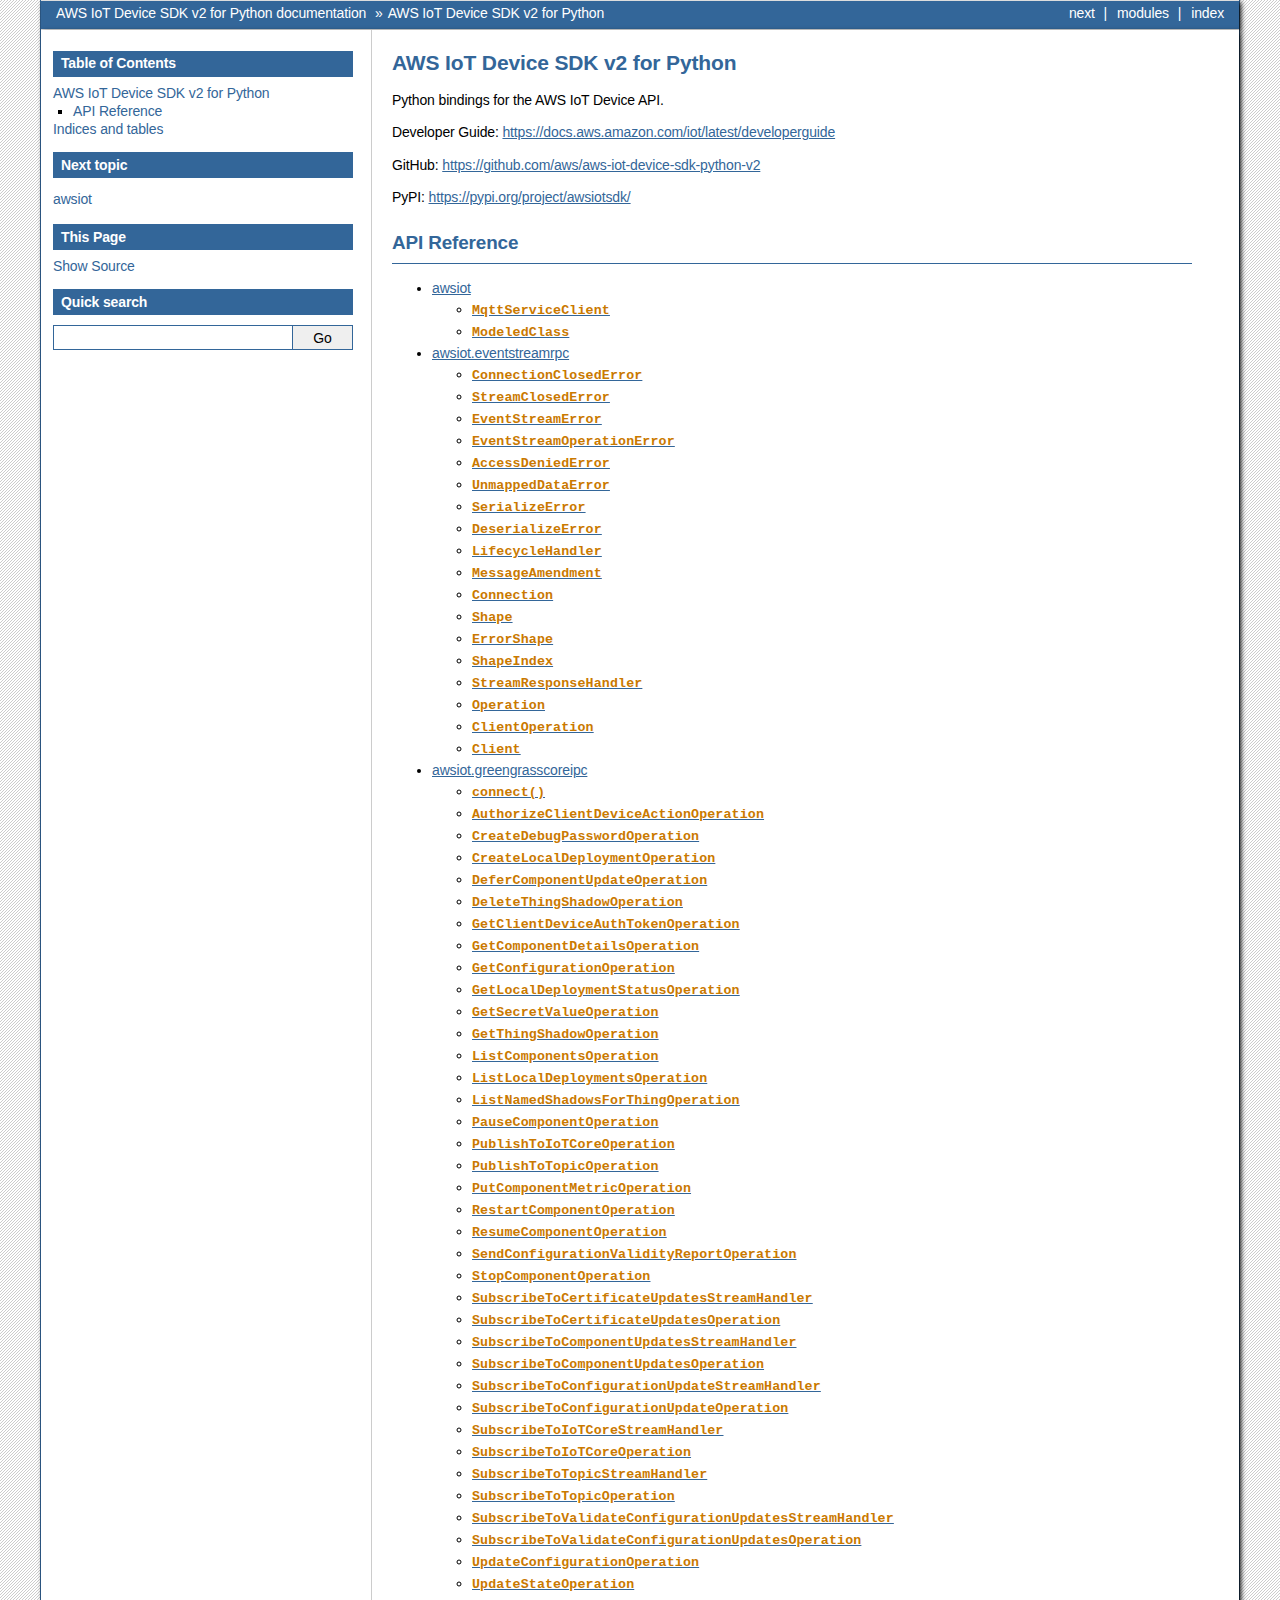
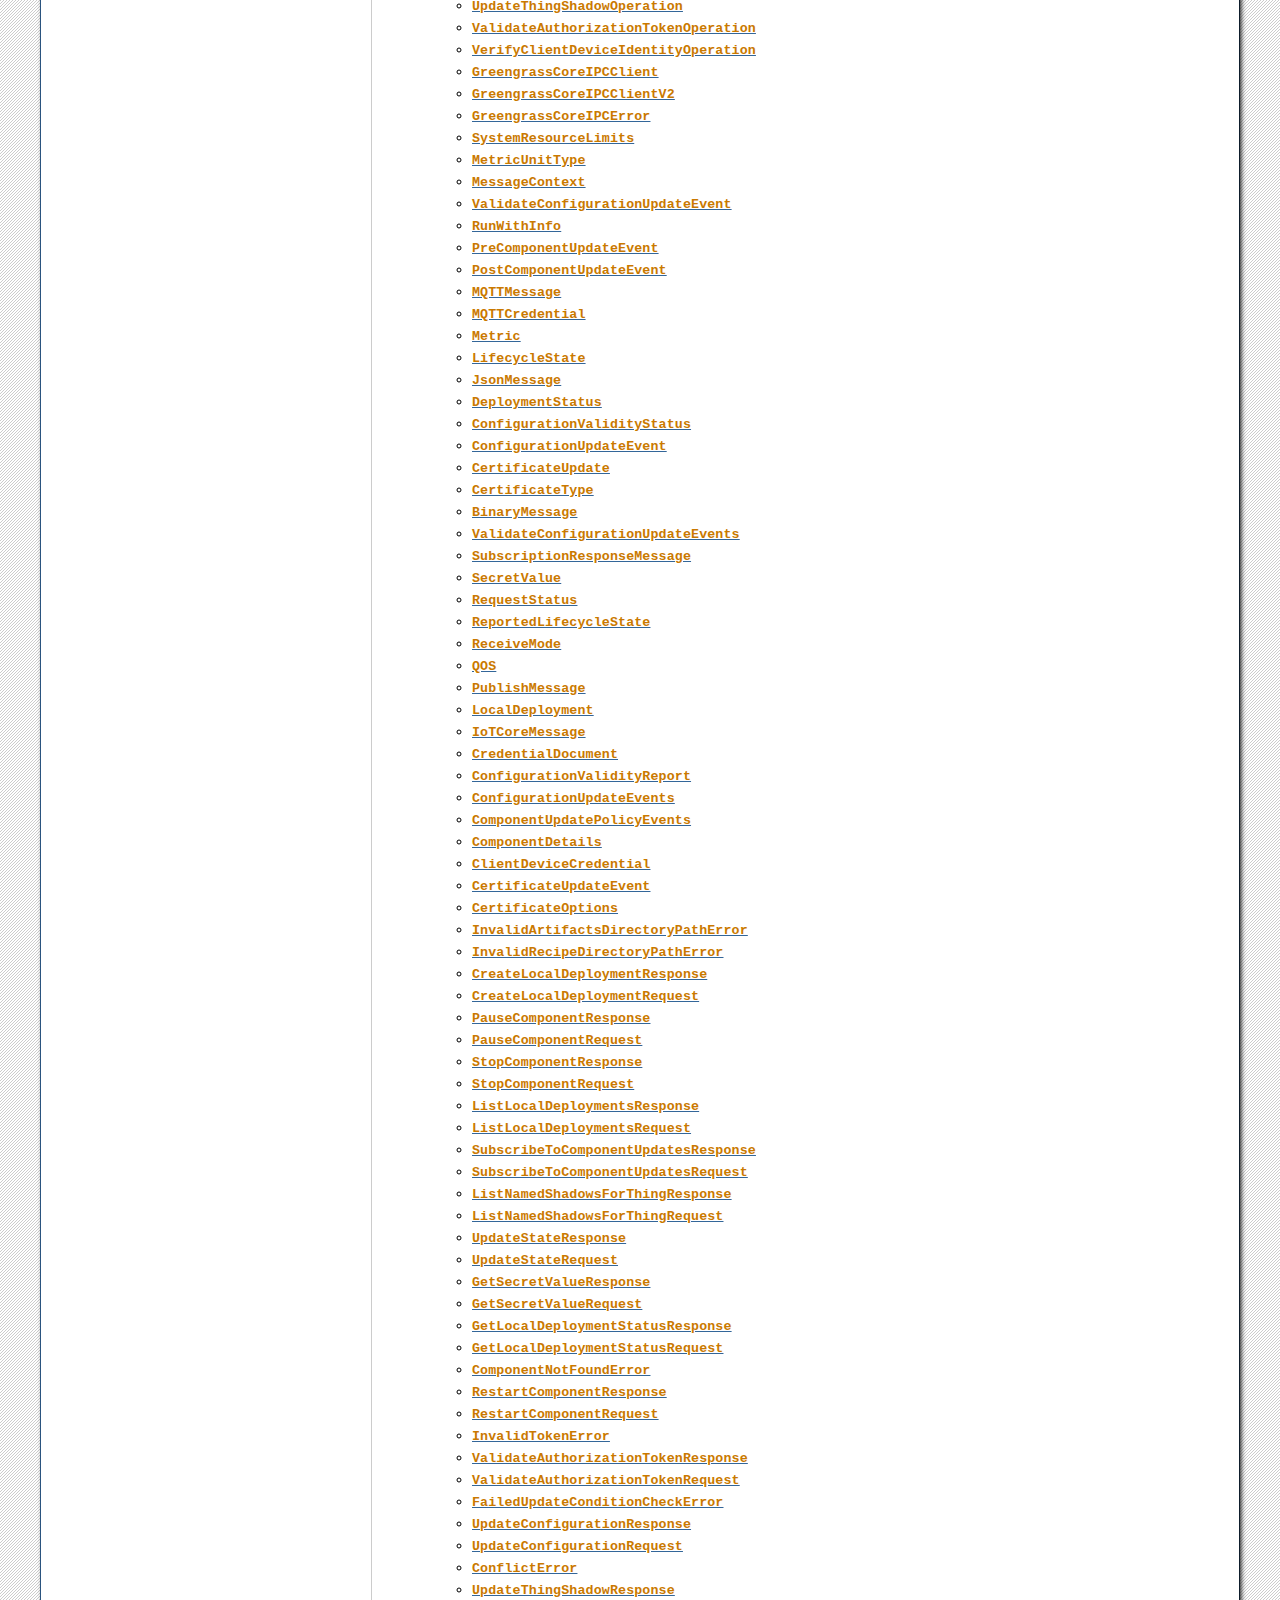
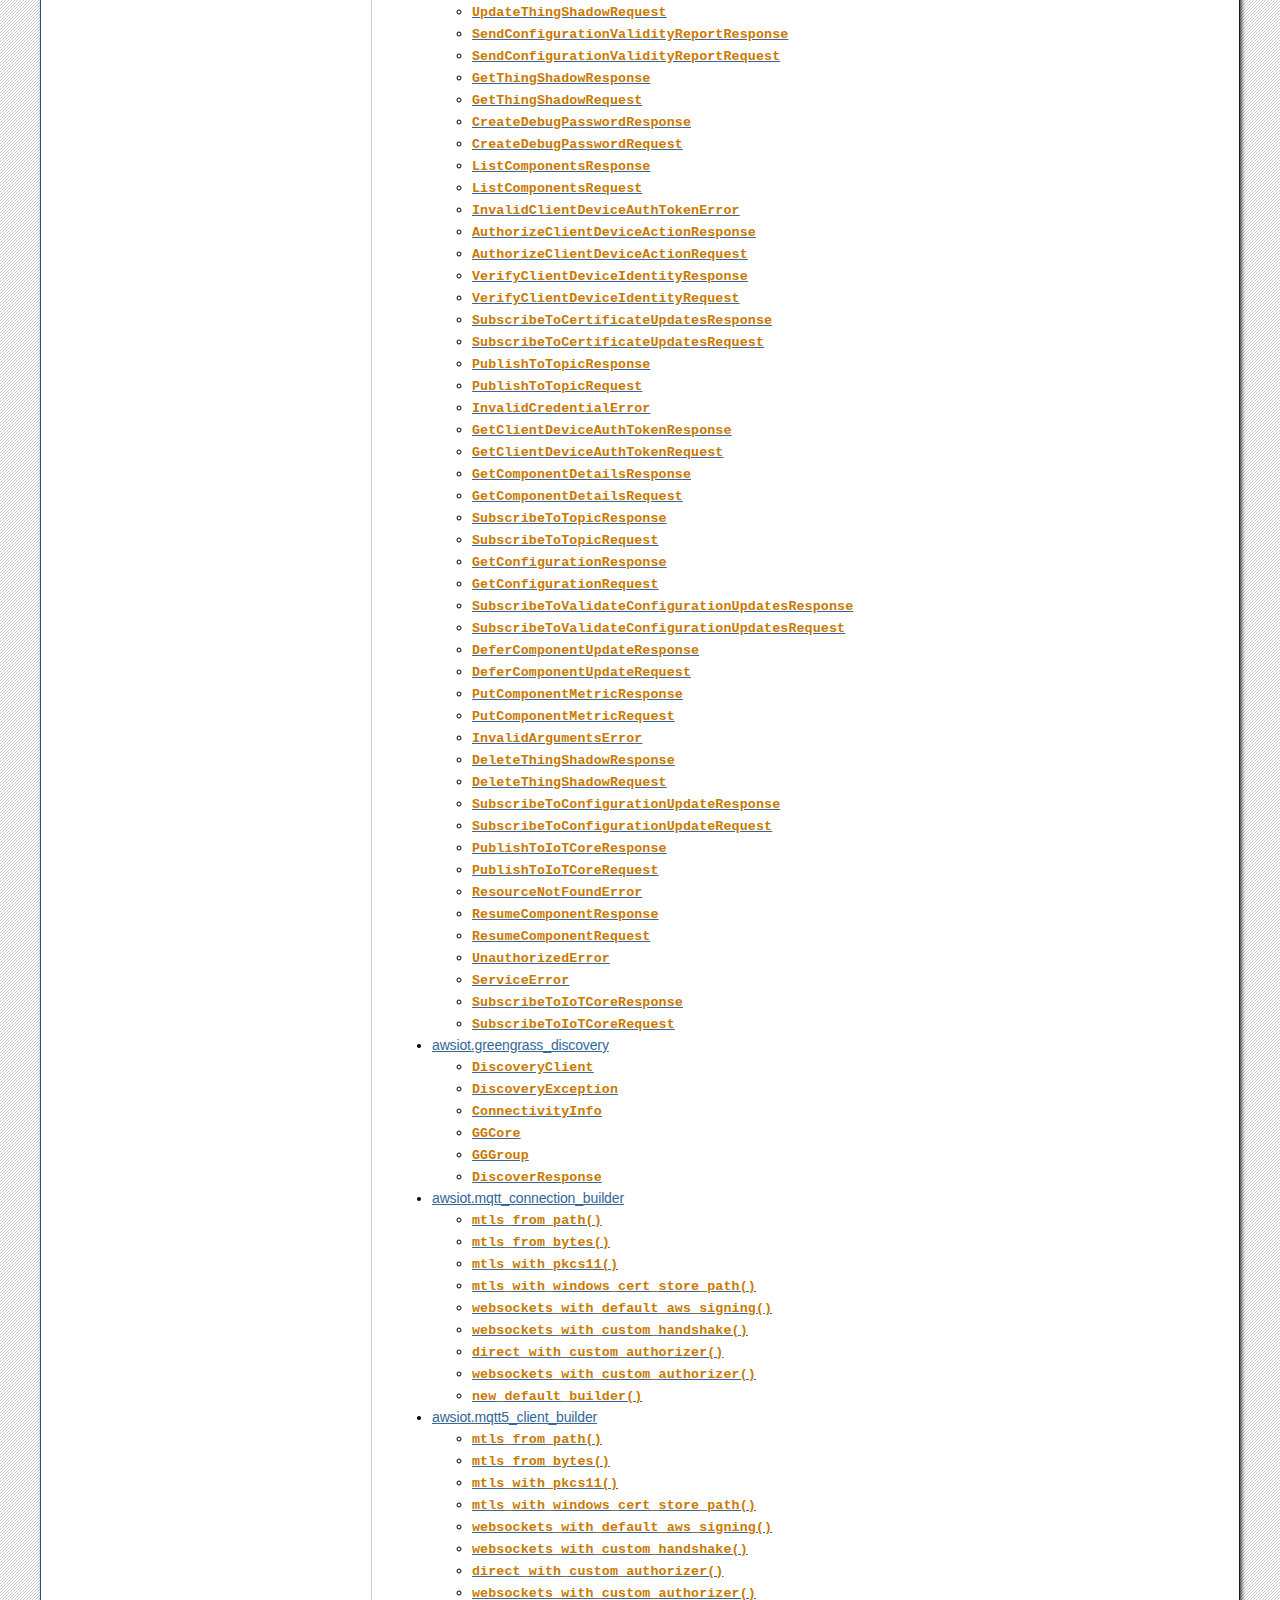
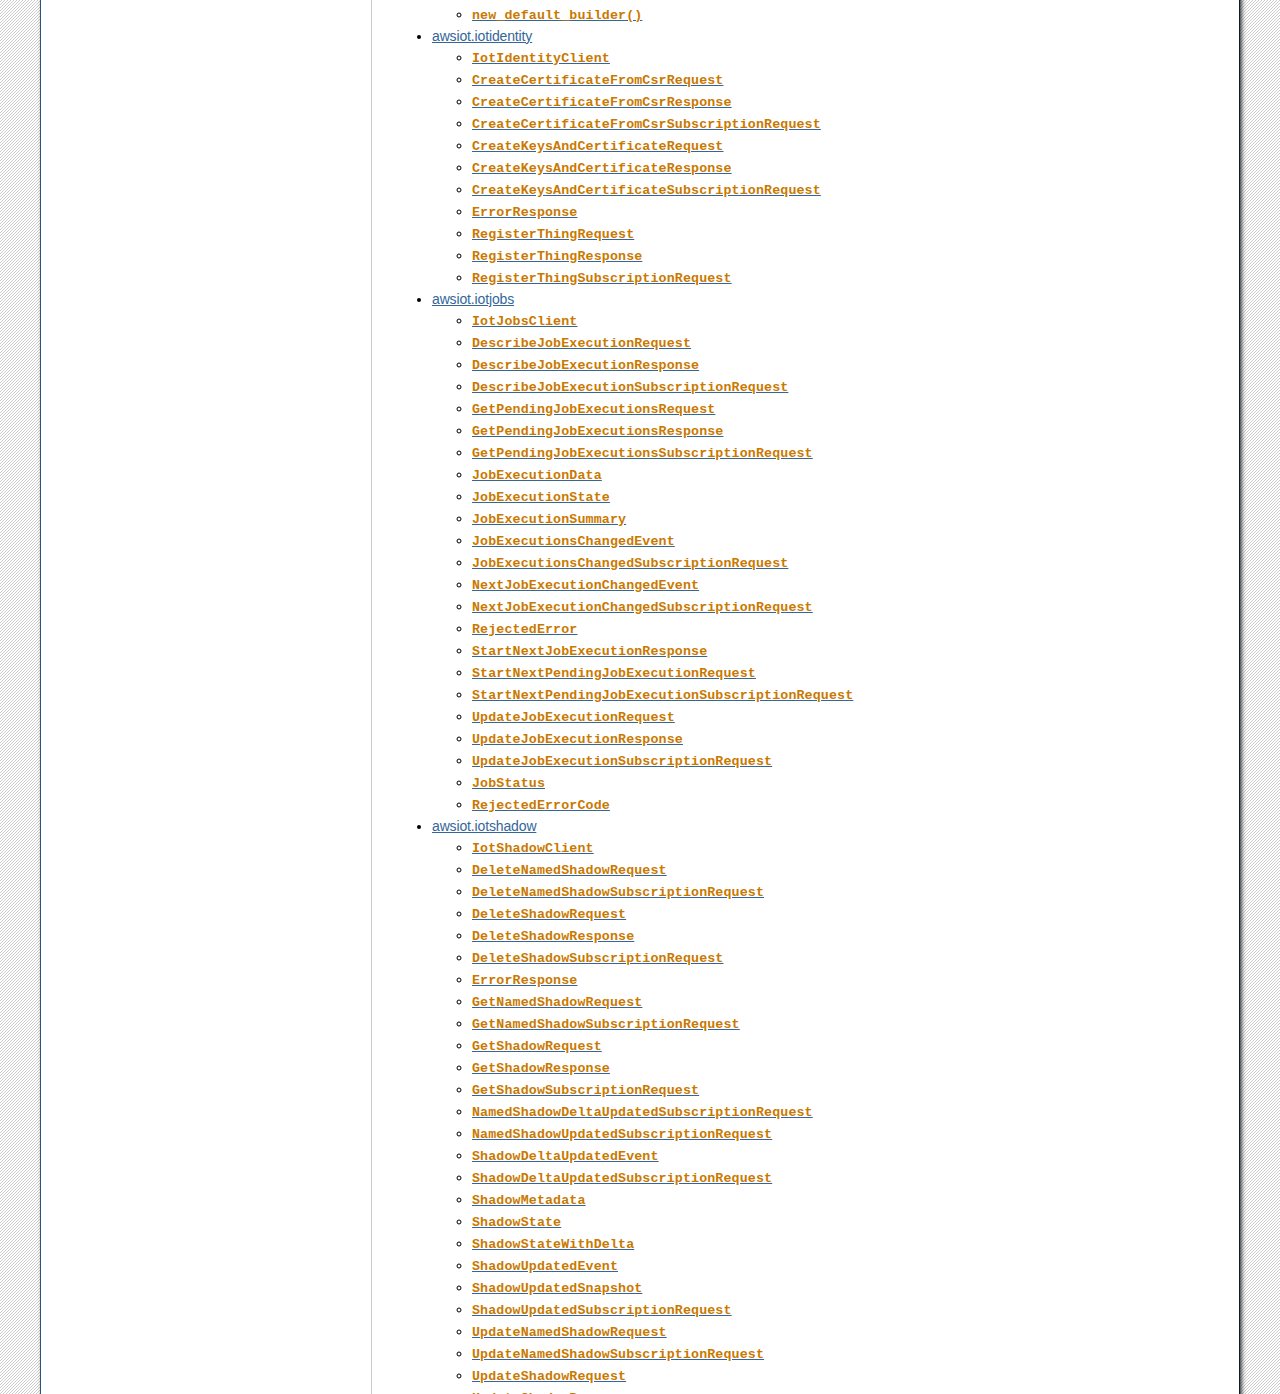
<file: docs/index.html>
<!doctype html>

<html lang="en">
  <head>
    <meta charset="utf-8" />
    <meta name="viewport" content="width=device-width, initial-scale=1.0" /><meta name="generator" content="Docutils 0.19: https://docutils.sourceforge.io/" />

    <title>AWS IoT Device SDK v2 for Python &#8212; AWS IoT Device SDK v2 for Python  documentation</title>
    <link rel="stylesheet" type="text/css" href="_static/pygments.css" />
    <link rel="stylesheet" type="text/css" href="_static/css/custom.css" />
    
    <script data-url_root="./" id="documentation_options" src="_static/documentation_options.js"></script>
    <script src="_static/jquery.js"></script>
    <script src="_static/underscore.js"></script>
    <script src="_static/_sphinx_javascript_frameworks_compat.js"></script>
    <script src="_static/doctools.js"></script>
    <script src="_static/sphinx_highlight.js"></script>
    <script src="_static/bizstyle.js"></script>
    <link rel="index" title="Index" href="genindex.html" />
    <link rel="search" title="Search" href="search.html" />
    <link rel="next" title="awsiot" href="awsiot/awsiot.html" />
    <meta name="viewport" content="width=device-width,initial-scale=1.0" />
    <!--[if lt IE 9]>
    <script src="_static/css3-mediaqueries.js"></script>
    <![endif]-->
  </head><body>
    <div class="related" role="navigation" aria-label="related navigation">
      <h3>Navigation</h3>
      <ul>
        <li class="right" style="margin-right: 10px">
          <a href="genindex.html" title="General Index"
             accesskey="I">index</a></li>
        <li class="right" >
          <a href="py-modindex.html" title="Python Module Index"
             >modules</a> |</li>
        <li class="right" >
          <a href="awsiot/awsiot.html" title="awsiot"
             accesskey="N">next</a> |</li>
        <li class="nav-item nav-item-0"><a href="#">AWS IoT Device SDK v2 for Python  documentation</a> &#187;</li>
        <li class="nav-item nav-item-this"><a href="">AWS IoT Device SDK v2 for Python</a></li> 
      </ul>
    </div>  

    <div class="document">
      <div class="documentwrapper">
        <div class="bodywrapper">
          <div class="body" role="main">
            
  <section id="aws-iot-device-sdk-v2-for-python">
<h1>AWS IoT Device SDK v2 for Python<a class="headerlink" href="#aws-iot-device-sdk-v2-for-python" title="Permalink to this heading">¶</a></h1>
<p>Python bindings for the AWS IoT Device API.</p>
<p>Developer Guide: <a class="reference external" href="https://docs.aws.amazon.com/iot/latest/developerguide">https://docs.aws.amazon.com/iot/latest/developerguide</a></p>
<p>GitHub: <a class="reference external" href="https://github.com/aws/aws-iot-device-sdk-python-v2">https://github.com/aws/aws-iot-device-sdk-python-v2</a></p>
<p>PyPI: <a class="reference external" href="https://pypi.org/project/awsiotsdk/">https://pypi.org/project/awsiotsdk/</a></p>
<section id="api-reference">
<h2>API Reference<a class="headerlink" href="#api-reference" title="Permalink to this heading">¶</a></h2>
<div class="toctree-wrapper compound">
<ul>
<li class="toctree-l1"><a class="reference internal" href="awsiot/awsiot.html">awsiot</a><ul>
<li class="toctree-l2"><a class="reference internal" href="awsiot/awsiot.html#awsiot.MqttServiceClient"><code class="docutils literal notranslate"><span class="pre">MqttServiceClient</span></code></a></li>
<li class="toctree-l2"><a class="reference internal" href="awsiot/awsiot.html#awsiot.ModeledClass"><code class="docutils literal notranslate"><span class="pre">ModeledClass</span></code></a></li>
</ul>
</li>
<li class="toctree-l1"><a class="reference internal" href="awsiot/eventstreamrpc.html">awsiot.eventstreamrpc</a><ul>
<li class="toctree-l2"><a class="reference internal" href="awsiot/eventstreamrpc.html#awsiot.eventstreamrpc.ConnectionClosedError"><code class="docutils literal notranslate"><span class="pre">ConnectionClosedError</span></code></a></li>
<li class="toctree-l2"><a class="reference internal" href="awsiot/eventstreamrpc.html#awsiot.eventstreamrpc.StreamClosedError"><code class="docutils literal notranslate"><span class="pre">StreamClosedError</span></code></a></li>
<li class="toctree-l2"><a class="reference internal" href="awsiot/eventstreamrpc.html#awsiot.eventstreamrpc.EventStreamError"><code class="docutils literal notranslate"><span class="pre">EventStreamError</span></code></a></li>
<li class="toctree-l2"><a class="reference internal" href="awsiot/eventstreamrpc.html#awsiot.eventstreamrpc.EventStreamOperationError"><code class="docutils literal notranslate"><span class="pre">EventStreamOperationError</span></code></a></li>
<li class="toctree-l2"><a class="reference internal" href="awsiot/eventstreamrpc.html#awsiot.eventstreamrpc.AccessDeniedError"><code class="docutils literal notranslate"><span class="pre">AccessDeniedError</span></code></a></li>
<li class="toctree-l2"><a class="reference internal" href="awsiot/eventstreamrpc.html#awsiot.eventstreamrpc.UnmappedDataError"><code class="docutils literal notranslate"><span class="pre">UnmappedDataError</span></code></a></li>
<li class="toctree-l2"><a class="reference internal" href="awsiot/eventstreamrpc.html#awsiot.eventstreamrpc.SerializeError"><code class="docutils literal notranslate"><span class="pre">SerializeError</span></code></a></li>
<li class="toctree-l2"><a class="reference internal" href="awsiot/eventstreamrpc.html#awsiot.eventstreamrpc.DeserializeError"><code class="docutils literal notranslate"><span class="pre">DeserializeError</span></code></a></li>
<li class="toctree-l2"><a class="reference internal" href="awsiot/eventstreamrpc.html#awsiot.eventstreamrpc.LifecycleHandler"><code class="docutils literal notranslate"><span class="pre">LifecycleHandler</span></code></a></li>
<li class="toctree-l2"><a class="reference internal" href="awsiot/eventstreamrpc.html#awsiot.eventstreamrpc.MessageAmendment"><code class="docutils literal notranslate"><span class="pre">MessageAmendment</span></code></a></li>
<li class="toctree-l2"><a class="reference internal" href="awsiot/eventstreamrpc.html#awsiot.eventstreamrpc.Connection"><code class="docutils literal notranslate"><span class="pre">Connection</span></code></a></li>
<li class="toctree-l2"><a class="reference internal" href="awsiot/eventstreamrpc.html#awsiot.eventstreamrpc.Shape"><code class="docutils literal notranslate"><span class="pre">Shape</span></code></a></li>
<li class="toctree-l2"><a class="reference internal" href="awsiot/eventstreamrpc.html#awsiot.eventstreamrpc.ErrorShape"><code class="docutils literal notranslate"><span class="pre">ErrorShape</span></code></a></li>
<li class="toctree-l2"><a class="reference internal" href="awsiot/eventstreamrpc.html#awsiot.eventstreamrpc.ShapeIndex"><code class="docutils literal notranslate"><span class="pre">ShapeIndex</span></code></a></li>
<li class="toctree-l2"><a class="reference internal" href="awsiot/eventstreamrpc.html#awsiot.eventstreamrpc.StreamResponseHandler"><code class="docutils literal notranslate"><span class="pre">StreamResponseHandler</span></code></a></li>
<li class="toctree-l2"><a class="reference internal" href="awsiot/eventstreamrpc.html#awsiot.eventstreamrpc.Operation"><code class="docutils literal notranslate"><span class="pre">Operation</span></code></a></li>
<li class="toctree-l2"><a class="reference internal" href="awsiot/eventstreamrpc.html#awsiot.eventstreamrpc.ClientOperation"><code class="docutils literal notranslate"><span class="pre">ClientOperation</span></code></a></li>
<li class="toctree-l2"><a class="reference internal" href="awsiot/eventstreamrpc.html#awsiot.eventstreamrpc.Client"><code class="docutils literal notranslate"><span class="pre">Client</span></code></a></li>
</ul>
</li>
<li class="toctree-l1"><a class="reference internal" href="awsiot/greengrasscoreipc.html">awsiot.greengrasscoreipc</a><ul>
<li class="toctree-l2"><a class="reference internal" href="awsiot/greengrasscoreipc.html#awsiot.greengrasscoreipc.connect"><code class="docutils literal notranslate"><span class="pre">connect()</span></code></a></li>
<li class="toctree-l2"><a class="reference internal" href="awsiot/greengrasscoreipc.html#awsiot.greengrasscoreipc.client.AuthorizeClientDeviceActionOperation"><code class="docutils literal notranslate"><span class="pre">AuthorizeClientDeviceActionOperation</span></code></a></li>
<li class="toctree-l2"><a class="reference internal" href="awsiot/greengrasscoreipc.html#awsiot.greengrasscoreipc.client.CreateDebugPasswordOperation"><code class="docutils literal notranslate"><span class="pre">CreateDebugPasswordOperation</span></code></a></li>
<li class="toctree-l2"><a class="reference internal" href="awsiot/greengrasscoreipc.html#awsiot.greengrasscoreipc.client.CreateLocalDeploymentOperation"><code class="docutils literal notranslate"><span class="pre">CreateLocalDeploymentOperation</span></code></a></li>
<li class="toctree-l2"><a class="reference internal" href="awsiot/greengrasscoreipc.html#awsiot.greengrasscoreipc.client.DeferComponentUpdateOperation"><code class="docutils literal notranslate"><span class="pre">DeferComponentUpdateOperation</span></code></a></li>
<li class="toctree-l2"><a class="reference internal" href="awsiot/greengrasscoreipc.html#awsiot.greengrasscoreipc.client.DeleteThingShadowOperation"><code class="docutils literal notranslate"><span class="pre">DeleteThingShadowOperation</span></code></a></li>
<li class="toctree-l2"><a class="reference internal" href="awsiot/greengrasscoreipc.html#awsiot.greengrasscoreipc.client.GetClientDeviceAuthTokenOperation"><code class="docutils literal notranslate"><span class="pre">GetClientDeviceAuthTokenOperation</span></code></a></li>
<li class="toctree-l2"><a class="reference internal" href="awsiot/greengrasscoreipc.html#awsiot.greengrasscoreipc.client.GetComponentDetailsOperation"><code class="docutils literal notranslate"><span class="pre">GetComponentDetailsOperation</span></code></a></li>
<li class="toctree-l2"><a class="reference internal" href="awsiot/greengrasscoreipc.html#awsiot.greengrasscoreipc.client.GetConfigurationOperation"><code class="docutils literal notranslate"><span class="pre">GetConfigurationOperation</span></code></a></li>
<li class="toctree-l2"><a class="reference internal" href="awsiot/greengrasscoreipc.html#awsiot.greengrasscoreipc.client.GetLocalDeploymentStatusOperation"><code class="docutils literal notranslate"><span class="pre">GetLocalDeploymentStatusOperation</span></code></a></li>
<li class="toctree-l2"><a class="reference internal" href="awsiot/greengrasscoreipc.html#awsiot.greengrasscoreipc.client.GetSecretValueOperation"><code class="docutils literal notranslate"><span class="pre">GetSecretValueOperation</span></code></a></li>
<li class="toctree-l2"><a class="reference internal" href="awsiot/greengrasscoreipc.html#awsiot.greengrasscoreipc.client.GetThingShadowOperation"><code class="docutils literal notranslate"><span class="pre">GetThingShadowOperation</span></code></a></li>
<li class="toctree-l2"><a class="reference internal" href="awsiot/greengrasscoreipc.html#awsiot.greengrasscoreipc.client.ListComponentsOperation"><code class="docutils literal notranslate"><span class="pre">ListComponentsOperation</span></code></a></li>
<li class="toctree-l2"><a class="reference internal" href="awsiot/greengrasscoreipc.html#awsiot.greengrasscoreipc.client.ListLocalDeploymentsOperation"><code class="docutils literal notranslate"><span class="pre">ListLocalDeploymentsOperation</span></code></a></li>
<li class="toctree-l2"><a class="reference internal" href="awsiot/greengrasscoreipc.html#awsiot.greengrasscoreipc.client.ListNamedShadowsForThingOperation"><code class="docutils literal notranslate"><span class="pre">ListNamedShadowsForThingOperation</span></code></a></li>
<li class="toctree-l2"><a class="reference internal" href="awsiot/greengrasscoreipc.html#awsiot.greengrasscoreipc.client.PauseComponentOperation"><code class="docutils literal notranslate"><span class="pre">PauseComponentOperation</span></code></a></li>
<li class="toctree-l2"><a class="reference internal" href="awsiot/greengrasscoreipc.html#awsiot.greengrasscoreipc.client.PublishToIoTCoreOperation"><code class="docutils literal notranslate"><span class="pre">PublishToIoTCoreOperation</span></code></a></li>
<li class="toctree-l2"><a class="reference internal" href="awsiot/greengrasscoreipc.html#awsiot.greengrasscoreipc.client.PublishToTopicOperation"><code class="docutils literal notranslate"><span class="pre">PublishToTopicOperation</span></code></a></li>
<li class="toctree-l2"><a class="reference internal" href="awsiot/greengrasscoreipc.html#awsiot.greengrasscoreipc.client.PutComponentMetricOperation"><code class="docutils literal notranslate"><span class="pre">PutComponentMetricOperation</span></code></a></li>
<li class="toctree-l2"><a class="reference internal" href="awsiot/greengrasscoreipc.html#awsiot.greengrasscoreipc.client.RestartComponentOperation"><code class="docutils literal notranslate"><span class="pre">RestartComponentOperation</span></code></a></li>
<li class="toctree-l2"><a class="reference internal" href="awsiot/greengrasscoreipc.html#awsiot.greengrasscoreipc.client.ResumeComponentOperation"><code class="docutils literal notranslate"><span class="pre">ResumeComponentOperation</span></code></a></li>
<li class="toctree-l2"><a class="reference internal" href="awsiot/greengrasscoreipc.html#awsiot.greengrasscoreipc.client.SendConfigurationValidityReportOperation"><code class="docutils literal notranslate"><span class="pre">SendConfigurationValidityReportOperation</span></code></a></li>
<li class="toctree-l2"><a class="reference internal" href="awsiot/greengrasscoreipc.html#awsiot.greengrasscoreipc.client.StopComponentOperation"><code class="docutils literal notranslate"><span class="pre">StopComponentOperation</span></code></a></li>
<li class="toctree-l2"><a class="reference internal" href="awsiot/greengrasscoreipc.html#awsiot.greengrasscoreipc.client.SubscribeToCertificateUpdatesStreamHandler"><code class="docutils literal notranslate"><span class="pre">SubscribeToCertificateUpdatesStreamHandler</span></code></a></li>
<li class="toctree-l2"><a class="reference internal" href="awsiot/greengrasscoreipc.html#awsiot.greengrasscoreipc.client.SubscribeToCertificateUpdatesOperation"><code class="docutils literal notranslate"><span class="pre">SubscribeToCertificateUpdatesOperation</span></code></a></li>
<li class="toctree-l2"><a class="reference internal" href="awsiot/greengrasscoreipc.html#awsiot.greengrasscoreipc.client.SubscribeToComponentUpdatesStreamHandler"><code class="docutils literal notranslate"><span class="pre">SubscribeToComponentUpdatesStreamHandler</span></code></a></li>
<li class="toctree-l2"><a class="reference internal" href="awsiot/greengrasscoreipc.html#awsiot.greengrasscoreipc.client.SubscribeToComponentUpdatesOperation"><code class="docutils literal notranslate"><span class="pre">SubscribeToComponentUpdatesOperation</span></code></a></li>
<li class="toctree-l2"><a class="reference internal" href="awsiot/greengrasscoreipc.html#awsiot.greengrasscoreipc.client.SubscribeToConfigurationUpdateStreamHandler"><code class="docutils literal notranslate"><span class="pre">SubscribeToConfigurationUpdateStreamHandler</span></code></a></li>
<li class="toctree-l2"><a class="reference internal" href="awsiot/greengrasscoreipc.html#awsiot.greengrasscoreipc.client.SubscribeToConfigurationUpdateOperation"><code class="docutils literal notranslate"><span class="pre">SubscribeToConfigurationUpdateOperation</span></code></a></li>
<li class="toctree-l2"><a class="reference internal" href="awsiot/greengrasscoreipc.html#awsiot.greengrasscoreipc.client.SubscribeToIoTCoreStreamHandler"><code class="docutils literal notranslate"><span class="pre">SubscribeToIoTCoreStreamHandler</span></code></a></li>
<li class="toctree-l2"><a class="reference internal" href="awsiot/greengrasscoreipc.html#awsiot.greengrasscoreipc.client.SubscribeToIoTCoreOperation"><code class="docutils literal notranslate"><span class="pre">SubscribeToIoTCoreOperation</span></code></a></li>
<li class="toctree-l2"><a class="reference internal" href="awsiot/greengrasscoreipc.html#awsiot.greengrasscoreipc.client.SubscribeToTopicStreamHandler"><code class="docutils literal notranslate"><span class="pre">SubscribeToTopicStreamHandler</span></code></a></li>
<li class="toctree-l2"><a class="reference internal" href="awsiot/greengrasscoreipc.html#awsiot.greengrasscoreipc.client.SubscribeToTopicOperation"><code class="docutils literal notranslate"><span class="pre">SubscribeToTopicOperation</span></code></a></li>
<li class="toctree-l2"><a class="reference internal" href="awsiot/greengrasscoreipc.html#awsiot.greengrasscoreipc.client.SubscribeToValidateConfigurationUpdatesStreamHandler"><code class="docutils literal notranslate"><span class="pre">SubscribeToValidateConfigurationUpdatesStreamHandler</span></code></a></li>
<li class="toctree-l2"><a class="reference internal" href="awsiot/greengrasscoreipc.html#awsiot.greengrasscoreipc.client.SubscribeToValidateConfigurationUpdatesOperation"><code class="docutils literal notranslate"><span class="pre">SubscribeToValidateConfigurationUpdatesOperation</span></code></a></li>
<li class="toctree-l2"><a class="reference internal" href="awsiot/greengrasscoreipc.html#awsiot.greengrasscoreipc.client.UpdateConfigurationOperation"><code class="docutils literal notranslate"><span class="pre">UpdateConfigurationOperation</span></code></a></li>
<li class="toctree-l2"><a class="reference internal" href="awsiot/greengrasscoreipc.html#awsiot.greengrasscoreipc.client.UpdateStateOperation"><code class="docutils literal notranslate"><span class="pre">UpdateStateOperation</span></code></a></li>
<li class="toctree-l2"><a class="reference internal" href="awsiot/greengrasscoreipc.html#awsiot.greengrasscoreipc.client.UpdateThingShadowOperation"><code class="docutils literal notranslate"><span class="pre">UpdateThingShadowOperation</span></code></a></li>
<li class="toctree-l2"><a class="reference internal" href="awsiot/greengrasscoreipc.html#awsiot.greengrasscoreipc.client.ValidateAuthorizationTokenOperation"><code class="docutils literal notranslate"><span class="pre">ValidateAuthorizationTokenOperation</span></code></a></li>
<li class="toctree-l2"><a class="reference internal" href="awsiot/greengrasscoreipc.html#awsiot.greengrasscoreipc.client.VerifyClientDeviceIdentityOperation"><code class="docutils literal notranslate"><span class="pre">VerifyClientDeviceIdentityOperation</span></code></a></li>
<li class="toctree-l2"><a class="reference internal" href="awsiot/greengrasscoreipc.html#awsiot.greengrasscoreipc.client.GreengrassCoreIPCClient"><code class="docutils literal notranslate"><span class="pre">GreengrassCoreIPCClient</span></code></a></li>
<li class="toctree-l2"><a class="reference internal" href="awsiot/greengrasscoreipc.html#awsiot.greengrasscoreipc.clientv2.GreengrassCoreIPCClientV2"><code class="docutils literal notranslate"><span class="pre">GreengrassCoreIPCClientV2</span></code></a></li>
<li class="toctree-l2"><a class="reference internal" href="awsiot/greengrasscoreipc.html#awsiot.greengrasscoreipc.model.GreengrassCoreIPCError"><code class="docutils literal notranslate"><span class="pre">GreengrassCoreIPCError</span></code></a></li>
<li class="toctree-l2"><a class="reference internal" href="awsiot/greengrasscoreipc.html#awsiot.greengrasscoreipc.model.SystemResourceLimits"><code class="docutils literal notranslate"><span class="pre">SystemResourceLimits</span></code></a></li>
<li class="toctree-l2"><a class="reference internal" href="awsiot/greengrasscoreipc.html#awsiot.greengrasscoreipc.model.MetricUnitType"><code class="docutils literal notranslate"><span class="pre">MetricUnitType</span></code></a></li>
<li class="toctree-l2"><a class="reference internal" href="awsiot/greengrasscoreipc.html#awsiot.greengrasscoreipc.model.MessageContext"><code class="docutils literal notranslate"><span class="pre">MessageContext</span></code></a></li>
<li class="toctree-l2"><a class="reference internal" href="awsiot/greengrasscoreipc.html#awsiot.greengrasscoreipc.model.ValidateConfigurationUpdateEvent"><code class="docutils literal notranslate"><span class="pre">ValidateConfigurationUpdateEvent</span></code></a></li>
<li class="toctree-l2"><a class="reference internal" href="awsiot/greengrasscoreipc.html#awsiot.greengrasscoreipc.model.RunWithInfo"><code class="docutils literal notranslate"><span class="pre">RunWithInfo</span></code></a></li>
<li class="toctree-l2"><a class="reference internal" href="awsiot/greengrasscoreipc.html#awsiot.greengrasscoreipc.model.PreComponentUpdateEvent"><code class="docutils literal notranslate"><span class="pre">PreComponentUpdateEvent</span></code></a></li>
<li class="toctree-l2"><a class="reference internal" href="awsiot/greengrasscoreipc.html#awsiot.greengrasscoreipc.model.PostComponentUpdateEvent"><code class="docutils literal notranslate"><span class="pre">PostComponentUpdateEvent</span></code></a></li>
<li class="toctree-l2"><a class="reference internal" href="awsiot/greengrasscoreipc.html#awsiot.greengrasscoreipc.model.MQTTMessage"><code class="docutils literal notranslate"><span class="pre">MQTTMessage</span></code></a></li>
<li class="toctree-l2"><a class="reference internal" href="awsiot/greengrasscoreipc.html#awsiot.greengrasscoreipc.model.MQTTCredential"><code class="docutils literal notranslate"><span class="pre">MQTTCredential</span></code></a></li>
<li class="toctree-l2"><a class="reference internal" href="awsiot/greengrasscoreipc.html#awsiot.greengrasscoreipc.model.Metric"><code class="docutils literal notranslate"><span class="pre">Metric</span></code></a></li>
<li class="toctree-l2"><a class="reference internal" href="awsiot/greengrasscoreipc.html#awsiot.greengrasscoreipc.model.LifecycleState"><code class="docutils literal notranslate"><span class="pre">LifecycleState</span></code></a></li>
<li class="toctree-l2"><a class="reference internal" href="awsiot/greengrasscoreipc.html#awsiot.greengrasscoreipc.model.JsonMessage"><code class="docutils literal notranslate"><span class="pre">JsonMessage</span></code></a></li>
<li class="toctree-l2"><a class="reference internal" href="awsiot/greengrasscoreipc.html#awsiot.greengrasscoreipc.model.DeploymentStatus"><code class="docutils literal notranslate"><span class="pre">DeploymentStatus</span></code></a></li>
<li class="toctree-l2"><a class="reference internal" href="awsiot/greengrasscoreipc.html#awsiot.greengrasscoreipc.model.ConfigurationValidityStatus"><code class="docutils literal notranslate"><span class="pre">ConfigurationValidityStatus</span></code></a></li>
<li class="toctree-l2"><a class="reference internal" href="awsiot/greengrasscoreipc.html#awsiot.greengrasscoreipc.model.ConfigurationUpdateEvent"><code class="docutils literal notranslate"><span class="pre">ConfigurationUpdateEvent</span></code></a></li>
<li class="toctree-l2"><a class="reference internal" href="awsiot/greengrasscoreipc.html#awsiot.greengrasscoreipc.model.CertificateUpdate"><code class="docutils literal notranslate"><span class="pre">CertificateUpdate</span></code></a></li>
<li class="toctree-l2"><a class="reference internal" href="awsiot/greengrasscoreipc.html#awsiot.greengrasscoreipc.model.CertificateType"><code class="docutils literal notranslate"><span class="pre">CertificateType</span></code></a></li>
<li class="toctree-l2"><a class="reference internal" href="awsiot/greengrasscoreipc.html#awsiot.greengrasscoreipc.model.BinaryMessage"><code class="docutils literal notranslate"><span class="pre">BinaryMessage</span></code></a></li>
<li class="toctree-l2"><a class="reference internal" href="awsiot/greengrasscoreipc.html#awsiot.greengrasscoreipc.model.ValidateConfigurationUpdateEvents"><code class="docutils literal notranslate"><span class="pre">ValidateConfigurationUpdateEvents</span></code></a></li>
<li class="toctree-l2"><a class="reference internal" href="awsiot/greengrasscoreipc.html#awsiot.greengrasscoreipc.model.SubscriptionResponseMessage"><code class="docutils literal notranslate"><span class="pre">SubscriptionResponseMessage</span></code></a></li>
<li class="toctree-l2"><a class="reference internal" href="awsiot/greengrasscoreipc.html#awsiot.greengrasscoreipc.model.SecretValue"><code class="docutils literal notranslate"><span class="pre">SecretValue</span></code></a></li>
<li class="toctree-l2"><a class="reference internal" href="awsiot/greengrasscoreipc.html#awsiot.greengrasscoreipc.model.RequestStatus"><code class="docutils literal notranslate"><span class="pre">RequestStatus</span></code></a></li>
<li class="toctree-l2"><a class="reference internal" href="awsiot/greengrasscoreipc.html#awsiot.greengrasscoreipc.model.ReportedLifecycleState"><code class="docutils literal notranslate"><span class="pre">ReportedLifecycleState</span></code></a></li>
<li class="toctree-l2"><a class="reference internal" href="awsiot/greengrasscoreipc.html#awsiot.greengrasscoreipc.model.ReceiveMode"><code class="docutils literal notranslate"><span class="pre">ReceiveMode</span></code></a></li>
<li class="toctree-l2"><a class="reference internal" href="awsiot/greengrasscoreipc.html#awsiot.greengrasscoreipc.model.QOS"><code class="docutils literal notranslate"><span class="pre">QOS</span></code></a></li>
<li class="toctree-l2"><a class="reference internal" href="awsiot/greengrasscoreipc.html#awsiot.greengrasscoreipc.model.PublishMessage"><code class="docutils literal notranslate"><span class="pre">PublishMessage</span></code></a></li>
<li class="toctree-l2"><a class="reference internal" href="awsiot/greengrasscoreipc.html#awsiot.greengrasscoreipc.model.LocalDeployment"><code class="docutils literal notranslate"><span class="pre">LocalDeployment</span></code></a></li>
<li class="toctree-l2"><a class="reference internal" href="awsiot/greengrasscoreipc.html#awsiot.greengrasscoreipc.model.IoTCoreMessage"><code class="docutils literal notranslate"><span class="pre">IoTCoreMessage</span></code></a></li>
<li class="toctree-l2"><a class="reference internal" href="awsiot/greengrasscoreipc.html#awsiot.greengrasscoreipc.model.CredentialDocument"><code class="docutils literal notranslate"><span class="pre">CredentialDocument</span></code></a></li>
<li class="toctree-l2"><a class="reference internal" href="awsiot/greengrasscoreipc.html#awsiot.greengrasscoreipc.model.ConfigurationValidityReport"><code class="docutils literal notranslate"><span class="pre">ConfigurationValidityReport</span></code></a></li>
<li class="toctree-l2"><a class="reference internal" href="awsiot/greengrasscoreipc.html#awsiot.greengrasscoreipc.model.ConfigurationUpdateEvents"><code class="docutils literal notranslate"><span class="pre">ConfigurationUpdateEvents</span></code></a></li>
<li class="toctree-l2"><a class="reference internal" href="awsiot/greengrasscoreipc.html#awsiot.greengrasscoreipc.model.ComponentUpdatePolicyEvents"><code class="docutils literal notranslate"><span class="pre">ComponentUpdatePolicyEvents</span></code></a></li>
<li class="toctree-l2"><a class="reference internal" href="awsiot/greengrasscoreipc.html#awsiot.greengrasscoreipc.model.ComponentDetails"><code class="docutils literal notranslate"><span class="pre">ComponentDetails</span></code></a></li>
<li class="toctree-l2"><a class="reference internal" href="awsiot/greengrasscoreipc.html#awsiot.greengrasscoreipc.model.ClientDeviceCredential"><code class="docutils literal notranslate"><span class="pre">ClientDeviceCredential</span></code></a></li>
<li class="toctree-l2"><a class="reference internal" href="awsiot/greengrasscoreipc.html#awsiot.greengrasscoreipc.model.CertificateUpdateEvent"><code class="docutils literal notranslate"><span class="pre">CertificateUpdateEvent</span></code></a></li>
<li class="toctree-l2"><a class="reference internal" href="awsiot/greengrasscoreipc.html#awsiot.greengrasscoreipc.model.CertificateOptions"><code class="docutils literal notranslate"><span class="pre">CertificateOptions</span></code></a></li>
<li class="toctree-l2"><a class="reference internal" href="awsiot/greengrasscoreipc.html#awsiot.greengrasscoreipc.model.InvalidArtifactsDirectoryPathError"><code class="docutils literal notranslate"><span class="pre">InvalidArtifactsDirectoryPathError</span></code></a></li>
<li class="toctree-l2"><a class="reference internal" href="awsiot/greengrasscoreipc.html#awsiot.greengrasscoreipc.model.InvalidRecipeDirectoryPathError"><code class="docutils literal notranslate"><span class="pre">InvalidRecipeDirectoryPathError</span></code></a></li>
<li class="toctree-l2"><a class="reference internal" href="awsiot/greengrasscoreipc.html#awsiot.greengrasscoreipc.model.CreateLocalDeploymentResponse"><code class="docutils literal notranslate"><span class="pre">CreateLocalDeploymentResponse</span></code></a></li>
<li class="toctree-l2"><a class="reference internal" href="awsiot/greengrasscoreipc.html#awsiot.greengrasscoreipc.model.CreateLocalDeploymentRequest"><code class="docutils literal notranslate"><span class="pre">CreateLocalDeploymentRequest</span></code></a></li>
<li class="toctree-l2"><a class="reference internal" href="awsiot/greengrasscoreipc.html#awsiot.greengrasscoreipc.model.PauseComponentResponse"><code class="docutils literal notranslate"><span class="pre">PauseComponentResponse</span></code></a></li>
<li class="toctree-l2"><a class="reference internal" href="awsiot/greengrasscoreipc.html#awsiot.greengrasscoreipc.model.PauseComponentRequest"><code class="docutils literal notranslate"><span class="pre">PauseComponentRequest</span></code></a></li>
<li class="toctree-l2"><a class="reference internal" href="awsiot/greengrasscoreipc.html#awsiot.greengrasscoreipc.model.StopComponentResponse"><code class="docutils literal notranslate"><span class="pre">StopComponentResponse</span></code></a></li>
<li class="toctree-l2"><a class="reference internal" href="awsiot/greengrasscoreipc.html#awsiot.greengrasscoreipc.model.StopComponentRequest"><code class="docutils literal notranslate"><span class="pre">StopComponentRequest</span></code></a></li>
<li class="toctree-l2"><a class="reference internal" href="awsiot/greengrasscoreipc.html#awsiot.greengrasscoreipc.model.ListLocalDeploymentsResponse"><code class="docutils literal notranslate"><span class="pre">ListLocalDeploymentsResponse</span></code></a></li>
<li class="toctree-l2"><a class="reference internal" href="awsiot/greengrasscoreipc.html#awsiot.greengrasscoreipc.model.ListLocalDeploymentsRequest"><code class="docutils literal notranslate"><span class="pre">ListLocalDeploymentsRequest</span></code></a></li>
<li class="toctree-l2"><a class="reference internal" href="awsiot/greengrasscoreipc.html#awsiot.greengrasscoreipc.model.SubscribeToComponentUpdatesResponse"><code class="docutils literal notranslate"><span class="pre">SubscribeToComponentUpdatesResponse</span></code></a></li>
<li class="toctree-l2"><a class="reference internal" href="awsiot/greengrasscoreipc.html#awsiot.greengrasscoreipc.model.SubscribeToComponentUpdatesRequest"><code class="docutils literal notranslate"><span class="pre">SubscribeToComponentUpdatesRequest</span></code></a></li>
<li class="toctree-l2"><a class="reference internal" href="awsiot/greengrasscoreipc.html#awsiot.greengrasscoreipc.model.ListNamedShadowsForThingResponse"><code class="docutils literal notranslate"><span class="pre">ListNamedShadowsForThingResponse</span></code></a></li>
<li class="toctree-l2"><a class="reference internal" href="awsiot/greengrasscoreipc.html#awsiot.greengrasscoreipc.model.ListNamedShadowsForThingRequest"><code class="docutils literal notranslate"><span class="pre">ListNamedShadowsForThingRequest</span></code></a></li>
<li class="toctree-l2"><a class="reference internal" href="awsiot/greengrasscoreipc.html#awsiot.greengrasscoreipc.model.UpdateStateResponse"><code class="docutils literal notranslate"><span class="pre">UpdateStateResponse</span></code></a></li>
<li class="toctree-l2"><a class="reference internal" href="awsiot/greengrasscoreipc.html#awsiot.greengrasscoreipc.model.UpdateStateRequest"><code class="docutils literal notranslate"><span class="pre">UpdateStateRequest</span></code></a></li>
<li class="toctree-l2"><a class="reference internal" href="awsiot/greengrasscoreipc.html#awsiot.greengrasscoreipc.model.GetSecretValueResponse"><code class="docutils literal notranslate"><span class="pre">GetSecretValueResponse</span></code></a></li>
<li class="toctree-l2"><a class="reference internal" href="awsiot/greengrasscoreipc.html#awsiot.greengrasscoreipc.model.GetSecretValueRequest"><code class="docutils literal notranslate"><span class="pre">GetSecretValueRequest</span></code></a></li>
<li class="toctree-l2"><a class="reference internal" href="awsiot/greengrasscoreipc.html#awsiot.greengrasscoreipc.model.GetLocalDeploymentStatusResponse"><code class="docutils literal notranslate"><span class="pre">GetLocalDeploymentStatusResponse</span></code></a></li>
<li class="toctree-l2"><a class="reference internal" href="awsiot/greengrasscoreipc.html#awsiot.greengrasscoreipc.model.GetLocalDeploymentStatusRequest"><code class="docutils literal notranslate"><span class="pre">GetLocalDeploymentStatusRequest</span></code></a></li>
<li class="toctree-l2"><a class="reference internal" href="awsiot/greengrasscoreipc.html#awsiot.greengrasscoreipc.model.ComponentNotFoundError"><code class="docutils literal notranslate"><span class="pre">ComponentNotFoundError</span></code></a></li>
<li class="toctree-l2"><a class="reference internal" href="awsiot/greengrasscoreipc.html#awsiot.greengrasscoreipc.model.RestartComponentResponse"><code class="docutils literal notranslate"><span class="pre">RestartComponentResponse</span></code></a></li>
<li class="toctree-l2"><a class="reference internal" href="awsiot/greengrasscoreipc.html#awsiot.greengrasscoreipc.model.RestartComponentRequest"><code class="docutils literal notranslate"><span class="pre">RestartComponentRequest</span></code></a></li>
<li class="toctree-l2"><a class="reference internal" href="awsiot/greengrasscoreipc.html#awsiot.greengrasscoreipc.model.InvalidTokenError"><code class="docutils literal notranslate"><span class="pre">InvalidTokenError</span></code></a></li>
<li class="toctree-l2"><a class="reference internal" href="awsiot/greengrasscoreipc.html#awsiot.greengrasscoreipc.model.ValidateAuthorizationTokenResponse"><code class="docutils literal notranslate"><span class="pre">ValidateAuthorizationTokenResponse</span></code></a></li>
<li class="toctree-l2"><a class="reference internal" href="awsiot/greengrasscoreipc.html#awsiot.greengrasscoreipc.model.ValidateAuthorizationTokenRequest"><code class="docutils literal notranslate"><span class="pre">ValidateAuthorizationTokenRequest</span></code></a></li>
<li class="toctree-l2"><a class="reference internal" href="awsiot/greengrasscoreipc.html#awsiot.greengrasscoreipc.model.FailedUpdateConditionCheckError"><code class="docutils literal notranslate"><span class="pre">FailedUpdateConditionCheckError</span></code></a></li>
<li class="toctree-l2"><a class="reference internal" href="awsiot/greengrasscoreipc.html#awsiot.greengrasscoreipc.model.UpdateConfigurationResponse"><code class="docutils literal notranslate"><span class="pre">UpdateConfigurationResponse</span></code></a></li>
<li class="toctree-l2"><a class="reference internal" href="awsiot/greengrasscoreipc.html#awsiot.greengrasscoreipc.model.UpdateConfigurationRequest"><code class="docutils literal notranslate"><span class="pre">UpdateConfigurationRequest</span></code></a></li>
<li class="toctree-l2"><a class="reference internal" href="awsiot/greengrasscoreipc.html#awsiot.greengrasscoreipc.model.ConflictError"><code class="docutils literal notranslate"><span class="pre">ConflictError</span></code></a></li>
<li class="toctree-l2"><a class="reference internal" href="awsiot/greengrasscoreipc.html#awsiot.greengrasscoreipc.model.UpdateThingShadowResponse"><code class="docutils literal notranslate"><span class="pre">UpdateThingShadowResponse</span></code></a></li>
<li class="toctree-l2"><a class="reference internal" href="awsiot/greengrasscoreipc.html#awsiot.greengrasscoreipc.model.UpdateThingShadowRequest"><code class="docutils literal notranslate"><span class="pre">UpdateThingShadowRequest</span></code></a></li>
<li class="toctree-l2"><a class="reference internal" href="awsiot/greengrasscoreipc.html#awsiot.greengrasscoreipc.model.SendConfigurationValidityReportResponse"><code class="docutils literal notranslate"><span class="pre">SendConfigurationValidityReportResponse</span></code></a></li>
<li class="toctree-l2"><a class="reference internal" href="awsiot/greengrasscoreipc.html#awsiot.greengrasscoreipc.model.SendConfigurationValidityReportRequest"><code class="docutils literal notranslate"><span class="pre">SendConfigurationValidityReportRequest</span></code></a></li>
<li class="toctree-l2"><a class="reference internal" href="awsiot/greengrasscoreipc.html#awsiot.greengrasscoreipc.model.GetThingShadowResponse"><code class="docutils literal notranslate"><span class="pre">GetThingShadowResponse</span></code></a></li>
<li class="toctree-l2"><a class="reference internal" href="awsiot/greengrasscoreipc.html#awsiot.greengrasscoreipc.model.GetThingShadowRequest"><code class="docutils literal notranslate"><span class="pre">GetThingShadowRequest</span></code></a></li>
<li class="toctree-l2"><a class="reference internal" href="awsiot/greengrasscoreipc.html#awsiot.greengrasscoreipc.model.CreateDebugPasswordResponse"><code class="docutils literal notranslate"><span class="pre">CreateDebugPasswordResponse</span></code></a></li>
<li class="toctree-l2"><a class="reference internal" href="awsiot/greengrasscoreipc.html#awsiot.greengrasscoreipc.model.CreateDebugPasswordRequest"><code class="docutils literal notranslate"><span class="pre">CreateDebugPasswordRequest</span></code></a></li>
<li class="toctree-l2"><a class="reference internal" href="awsiot/greengrasscoreipc.html#awsiot.greengrasscoreipc.model.ListComponentsResponse"><code class="docutils literal notranslate"><span class="pre">ListComponentsResponse</span></code></a></li>
<li class="toctree-l2"><a class="reference internal" href="awsiot/greengrasscoreipc.html#awsiot.greengrasscoreipc.model.ListComponentsRequest"><code class="docutils literal notranslate"><span class="pre">ListComponentsRequest</span></code></a></li>
<li class="toctree-l2"><a class="reference internal" href="awsiot/greengrasscoreipc.html#awsiot.greengrasscoreipc.model.InvalidClientDeviceAuthTokenError"><code class="docutils literal notranslate"><span class="pre">InvalidClientDeviceAuthTokenError</span></code></a></li>
<li class="toctree-l2"><a class="reference internal" href="awsiot/greengrasscoreipc.html#awsiot.greengrasscoreipc.model.AuthorizeClientDeviceActionResponse"><code class="docutils literal notranslate"><span class="pre">AuthorizeClientDeviceActionResponse</span></code></a></li>
<li class="toctree-l2"><a class="reference internal" href="awsiot/greengrasscoreipc.html#awsiot.greengrasscoreipc.model.AuthorizeClientDeviceActionRequest"><code class="docutils literal notranslate"><span class="pre">AuthorizeClientDeviceActionRequest</span></code></a></li>
<li class="toctree-l2"><a class="reference internal" href="awsiot/greengrasscoreipc.html#awsiot.greengrasscoreipc.model.VerifyClientDeviceIdentityResponse"><code class="docutils literal notranslate"><span class="pre">VerifyClientDeviceIdentityResponse</span></code></a></li>
<li class="toctree-l2"><a class="reference internal" href="awsiot/greengrasscoreipc.html#awsiot.greengrasscoreipc.model.VerifyClientDeviceIdentityRequest"><code class="docutils literal notranslate"><span class="pre">VerifyClientDeviceIdentityRequest</span></code></a></li>
<li class="toctree-l2"><a class="reference internal" href="awsiot/greengrasscoreipc.html#awsiot.greengrasscoreipc.model.SubscribeToCertificateUpdatesResponse"><code class="docutils literal notranslate"><span class="pre">SubscribeToCertificateUpdatesResponse</span></code></a></li>
<li class="toctree-l2"><a class="reference internal" href="awsiot/greengrasscoreipc.html#awsiot.greengrasscoreipc.model.SubscribeToCertificateUpdatesRequest"><code class="docutils literal notranslate"><span class="pre">SubscribeToCertificateUpdatesRequest</span></code></a></li>
<li class="toctree-l2"><a class="reference internal" href="awsiot/greengrasscoreipc.html#awsiot.greengrasscoreipc.model.PublishToTopicResponse"><code class="docutils literal notranslate"><span class="pre">PublishToTopicResponse</span></code></a></li>
<li class="toctree-l2"><a class="reference internal" href="awsiot/greengrasscoreipc.html#awsiot.greengrasscoreipc.model.PublishToTopicRequest"><code class="docutils literal notranslate"><span class="pre">PublishToTopicRequest</span></code></a></li>
<li class="toctree-l2"><a class="reference internal" href="awsiot/greengrasscoreipc.html#awsiot.greengrasscoreipc.model.InvalidCredentialError"><code class="docutils literal notranslate"><span class="pre">InvalidCredentialError</span></code></a></li>
<li class="toctree-l2"><a class="reference internal" href="awsiot/greengrasscoreipc.html#awsiot.greengrasscoreipc.model.GetClientDeviceAuthTokenResponse"><code class="docutils literal notranslate"><span class="pre">GetClientDeviceAuthTokenResponse</span></code></a></li>
<li class="toctree-l2"><a class="reference internal" href="awsiot/greengrasscoreipc.html#awsiot.greengrasscoreipc.model.GetClientDeviceAuthTokenRequest"><code class="docutils literal notranslate"><span class="pre">GetClientDeviceAuthTokenRequest</span></code></a></li>
<li class="toctree-l2"><a class="reference internal" href="awsiot/greengrasscoreipc.html#awsiot.greengrasscoreipc.model.GetComponentDetailsResponse"><code class="docutils literal notranslate"><span class="pre">GetComponentDetailsResponse</span></code></a></li>
<li class="toctree-l2"><a class="reference internal" href="awsiot/greengrasscoreipc.html#awsiot.greengrasscoreipc.model.GetComponentDetailsRequest"><code class="docutils literal notranslate"><span class="pre">GetComponentDetailsRequest</span></code></a></li>
<li class="toctree-l2"><a class="reference internal" href="awsiot/greengrasscoreipc.html#awsiot.greengrasscoreipc.model.SubscribeToTopicResponse"><code class="docutils literal notranslate"><span class="pre">SubscribeToTopicResponse</span></code></a></li>
<li class="toctree-l2"><a class="reference internal" href="awsiot/greengrasscoreipc.html#awsiot.greengrasscoreipc.model.SubscribeToTopicRequest"><code class="docutils literal notranslate"><span class="pre">SubscribeToTopicRequest</span></code></a></li>
<li class="toctree-l2"><a class="reference internal" href="awsiot/greengrasscoreipc.html#awsiot.greengrasscoreipc.model.GetConfigurationResponse"><code class="docutils literal notranslate"><span class="pre">GetConfigurationResponse</span></code></a></li>
<li class="toctree-l2"><a class="reference internal" href="awsiot/greengrasscoreipc.html#awsiot.greengrasscoreipc.model.GetConfigurationRequest"><code class="docutils literal notranslate"><span class="pre">GetConfigurationRequest</span></code></a></li>
<li class="toctree-l2"><a class="reference internal" href="awsiot/greengrasscoreipc.html#awsiot.greengrasscoreipc.model.SubscribeToValidateConfigurationUpdatesResponse"><code class="docutils literal notranslate"><span class="pre">SubscribeToValidateConfigurationUpdatesResponse</span></code></a></li>
<li class="toctree-l2"><a class="reference internal" href="awsiot/greengrasscoreipc.html#awsiot.greengrasscoreipc.model.SubscribeToValidateConfigurationUpdatesRequest"><code class="docutils literal notranslate"><span class="pre">SubscribeToValidateConfigurationUpdatesRequest</span></code></a></li>
<li class="toctree-l2"><a class="reference internal" href="awsiot/greengrasscoreipc.html#awsiot.greengrasscoreipc.model.DeferComponentUpdateResponse"><code class="docutils literal notranslate"><span class="pre">DeferComponentUpdateResponse</span></code></a></li>
<li class="toctree-l2"><a class="reference internal" href="awsiot/greengrasscoreipc.html#awsiot.greengrasscoreipc.model.DeferComponentUpdateRequest"><code class="docutils literal notranslate"><span class="pre">DeferComponentUpdateRequest</span></code></a></li>
<li class="toctree-l2"><a class="reference internal" href="awsiot/greengrasscoreipc.html#awsiot.greengrasscoreipc.model.PutComponentMetricResponse"><code class="docutils literal notranslate"><span class="pre">PutComponentMetricResponse</span></code></a></li>
<li class="toctree-l2"><a class="reference internal" href="awsiot/greengrasscoreipc.html#awsiot.greengrasscoreipc.model.PutComponentMetricRequest"><code class="docutils literal notranslate"><span class="pre">PutComponentMetricRequest</span></code></a></li>
<li class="toctree-l2"><a class="reference internal" href="awsiot/greengrasscoreipc.html#awsiot.greengrasscoreipc.model.InvalidArgumentsError"><code class="docutils literal notranslate"><span class="pre">InvalidArgumentsError</span></code></a></li>
<li class="toctree-l2"><a class="reference internal" href="awsiot/greengrasscoreipc.html#awsiot.greengrasscoreipc.model.DeleteThingShadowResponse"><code class="docutils literal notranslate"><span class="pre">DeleteThingShadowResponse</span></code></a></li>
<li class="toctree-l2"><a class="reference internal" href="awsiot/greengrasscoreipc.html#awsiot.greengrasscoreipc.model.DeleteThingShadowRequest"><code class="docutils literal notranslate"><span class="pre">DeleteThingShadowRequest</span></code></a></li>
<li class="toctree-l2"><a class="reference internal" href="awsiot/greengrasscoreipc.html#awsiot.greengrasscoreipc.model.SubscribeToConfigurationUpdateResponse"><code class="docutils literal notranslate"><span class="pre">SubscribeToConfigurationUpdateResponse</span></code></a></li>
<li class="toctree-l2"><a class="reference internal" href="awsiot/greengrasscoreipc.html#awsiot.greengrasscoreipc.model.SubscribeToConfigurationUpdateRequest"><code class="docutils literal notranslate"><span class="pre">SubscribeToConfigurationUpdateRequest</span></code></a></li>
<li class="toctree-l2"><a class="reference internal" href="awsiot/greengrasscoreipc.html#awsiot.greengrasscoreipc.model.PublishToIoTCoreResponse"><code class="docutils literal notranslate"><span class="pre">PublishToIoTCoreResponse</span></code></a></li>
<li class="toctree-l2"><a class="reference internal" href="awsiot/greengrasscoreipc.html#awsiot.greengrasscoreipc.model.PublishToIoTCoreRequest"><code class="docutils literal notranslate"><span class="pre">PublishToIoTCoreRequest</span></code></a></li>
<li class="toctree-l2"><a class="reference internal" href="awsiot/greengrasscoreipc.html#awsiot.greengrasscoreipc.model.ResourceNotFoundError"><code class="docutils literal notranslate"><span class="pre">ResourceNotFoundError</span></code></a></li>
<li class="toctree-l2"><a class="reference internal" href="awsiot/greengrasscoreipc.html#awsiot.greengrasscoreipc.model.ResumeComponentResponse"><code class="docutils literal notranslate"><span class="pre">ResumeComponentResponse</span></code></a></li>
<li class="toctree-l2"><a class="reference internal" href="awsiot/greengrasscoreipc.html#awsiot.greengrasscoreipc.model.ResumeComponentRequest"><code class="docutils literal notranslate"><span class="pre">ResumeComponentRequest</span></code></a></li>
<li class="toctree-l2"><a class="reference internal" href="awsiot/greengrasscoreipc.html#awsiot.greengrasscoreipc.model.UnauthorizedError"><code class="docutils literal notranslate"><span class="pre">UnauthorizedError</span></code></a></li>
<li class="toctree-l2"><a class="reference internal" href="awsiot/greengrasscoreipc.html#awsiot.greengrasscoreipc.model.ServiceError"><code class="docutils literal notranslate"><span class="pre">ServiceError</span></code></a></li>
<li class="toctree-l2"><a class="reference internal" href="awsiot/greengrasscoreipc.html#awsiot.greengrasscoreipc.model.SubscribeToIoTCoreResponse"><code class="docutils literal notranslate"><span class="pre">SubscribeToIoTCoreResponse</span></code></a></li>
<li class="toctree-l2"><a class="reference internal" href="awsiot/greengrasscoreipc.html#awsiot.greengrasscoreipc.model.SubscribeToIoTCoreRequest"><code class="docutils literal notranslate"><span class="pre">SubscribeToIoTCoreRequest</span></code></a></li>
</ul>
</li>
<li class="toctree-l1"><a class="reference internal" href="awsiot/greengrass_discovery.html">awsiot.greengrass_discovery</a><ul>
<li class="toctree-l2"><a class="reference internal" href="awsiot/greengrass_discovery.html#awsiot.greengrass_discovery.DiscoveryClient"><code class="docutils literal notranslate"><span class="pre">DiscoveryClient</span></code></a></li>
<li class="toctree-l2"><a class="reference internal" href="awsiot/greengrass_discovery.html#awsiot.greengrass_discovery.DiscoveryException"><code class="docutils literal notranslate"><span class="pre">DiscoveryException</span></code></a></li>
<li class="toctree-l2"><a class="reference internal" href="awsiot/greengrass_discovery.html#awsiot.greengrass_discovery.ConnectivityInfo"><code class="docutils literal notranslate"><span class="pre">ConnectivityInfo</span></code></a></li>
<li class="toctree-l2"><a class="reference internal" href="awsiot/greengrass_discovery.html#awsiot.greengrass_discovery.GGCore"><code class="docutils literal notranslate"><span class="pre">GGCore</span></code></a></li>
<li class="toctree-l2"><a class="reference internal" href="awsiot/greengrass_discovery.html#awsiot.greengrass_discovery.GGGroup"><code class="docutils literal notranslate"><span class="pre">GGGroup</span></code></a></li>
<li class="toctree-l2"><a class="reference internal" href="awsiot/greengrass_discovery.html#awsiot.greengrass_discovery.DiscoverResponse"><code class="docutils literal notranslate"><span class="pre">DiscoverResponse</span></code></a></li>
</ul>
</li>
<li class="toctree-l1"><a class="reference internal" href="awsiot/mqtt_connection_builder.html">awsiot.mqtt_connection_builder</a><ul>
<li class="toctree-l2"><a class="reference internal" href="awsiot/mqtt_connection_builder.html#awsiot.mqtt_connection_builder.mtls_from_path"><code class="docutils literal notranslate"><span class="pre">mtls_from_path()</span></code></a></li>
<li class="toctree-l2"><a class="reference internal" href="awsiot/mqtt_connection_builder.html#awsiot.mqtt_connection_builder.mtls_from_bytes"><code class="docutils literal notranslate"><span class="pre">mtls_from_bytes()</span></code></a></li>
<li class="toctree-l2"><a class="reference internal" href="awsiot/mqtt_connection_builder.html#awsiot.mqtt_connection_builder.mtls_with_pkcs11"><code class="docutils literal notranslate"><span class="pre">mtls_with_pkcs11()</span></code></a></li>
<li class="toctree-l2"><a class="reference internal" href="awsiot/mqtt_connection_builder.html#awsiot.mqtt_connection_builder.mtls_with_windows_cert_store_path"><code class="docutils literal notranslate"><span class="pre">mtls_with_windows_cert_store_path()</span></code></a></li>
<li class="toctree-l2"><a class="reference internal" href="awsiot/mqtt_connection_builder.html#awsiot.mqtt_connection_builder.websockets_with_default_aws_signing"><code class="docutils literal notranslate"><span class="pre">websockets_with_default_aws_signing()</span></code></a></li>
<li class="toctree-l2"><a class="reference internal" href="awsiot/mqtt_connection_builder.html#awsiot.mqtt_connection_builder.websockets_with_custom_handshake"><code class="docutils literal notranslate"><span class="pre">websockets_with_custom_handshake()</span></code></a></li>
<li class="toctree-l2"><a class="reference internal" href="awsiot/mqtt_connection_builder.html#awsiot.mqtt_connection_builder.direct_with_custom_authorizer"><code class="docutils literal notranslate"><span class="pre">direct_with_custom_authorizer()</span></code></a></li>
<li class="toctree-l2"><a class="reference internal" href="awsiot/mqtt_connection_builder.html#awsiot.mqtt_connection_builder.websockets_with_custom_authorizer"><code class="docutils literal notranslate"><span class="pre">websockets_with_custom_authorizer()</span></code></a></li>
<li class="toctree-l2"><a class="reference internal" href="awsiot/mqtt_connection_builder.html#awsiot.mqtt_connection_builder.new_default_builder"><code class="docutils literal notranslate"><span class="pre">new_default_builder()</span></code></a></li>
</ul>
</li>
<li class="toctree-l1"><a class="reference internal" href="awsiot/mqtt5_client_builder.html">awsiot.mqtt5_client_builder</a><ul>
<li class="toctree-l2"><a class="reference internal" href="awsiot/mqtt5_client_builder.html#awsiot.mqtt5_client_builder.mtls_from_path"><code class="docutils literal notranslate"><span class="pre">mtls_from_path()</span></code></a></li>
<li class="toctree-l2"><a class="reference internal" href="awsiot/mqtt5_client_builder.html#awsiot.mqtt5_client_builder.mtls_from_bytes"><code class="docutils literal notranslate"><span class="pre">mtls_from_bytes()</span></code></a></li>
<li class="toctree-l2"><a class="reference internal" href="awsiot/mqtt5_client_builder.html#awsiot.mqtt5_client_builder.mtls_with_pkcs11"><code class="docutils literal notranslate"><span class="pre">mtls_with_pkcs11()</span></code></a></li>
<li class="toctree-l2"><a class="reference internal" href="awsiot/mqtt5_client_builder.html#awsiot.mqtt5_client_builder.mtls_with_windows_cert_store_path"><code class="docutils literal notranslate"><span class="pre">mtls_with_windows_cert_store_path()</span></code></a></li>
<li class="toctree-l2"><a class="reference internal" href="awsiot/mqtt5_client_builder.html#awsiot.mqtt5_client_builder.websockets_with_default_aws_signing"><code class="docutils literal notranslate"><span class="pre">websockets_with_default_aws_signing()</span></code></a></li>
<li class="toctree-l2"><a class="reference internal" href="awsiot/mqtt5_client_builder.html#awsiot.mqtt5_client_builder.websockets_with_custom_handshake"><code class="docutils literal notranslate"><span class="pre">websockets_with_custom_handshake()</span></code></a></li>
<li class="toctree-l2"><a class="reference internal" href="awsiot/mqtt5_client_builder.html#awsiot.mqtt5_client_builder.direct_with_custom_authorizer"><code class="docutils literal notranslate"><span class="pre">direct_with_custom_authorizer()</span></code></a></li>
<li class="toctree-l2"><a class="reference internal" href="awsiot/mqtt5_client_builder.html#awsiot.mqtt5_client_builder.websockets_with_custom_authorizer"><code class="docutils literal notranslate"><span class="pre">websockets_with_custom_authorizer()</span></code></a></li>
<li class="toctree-l2"><a class="reference internal" href="awsiot/mqtt5_client_builder.html#awsiot.mqtt5_client_builder.new_default_builder"><code class="docutils literal notranslate"><span class="pre">new_default_builder()</span></code></a></li>
</ul>
</li>
<li class="toctree-l1"><a class="reference internal" href="awsiot/iotidentity.html">awsiot.iotidentity</a><ul>
<li class="toctree-l2"><a class="reference internal" href="awsiot/iotidentity.html#awsiot.iotidentity.IotIdentityClient"><code class="docutils literal notranslate"><span class="pre">IotIdentityClient</span></code></a></li>
<li class="toctree-l2"><a class="reference internal" href="awsiot/iotidentity.html#awsiot.iotidentity.CreateCertificateFromCsrRequest"><code class="docutils literal notranslate"><span class="pre">CreateCertificateFromCsrRequest</span></code></a></li>
<li class="toctree-l2"><a class="reference internal" href="awsiot/iotidentity.html#awsiot.iotidentity.CreateCertificateFromCsrResponse"><code class="docutils literal notranslate"><span class="pre">CreateCertificateFromCsrResponse</span></code></a></li>
<li class="toctree-l2"><a class="reference internal" href="awsiot/iotidentity.html#awsiot.iotidentity.CreateCertificateFromCsrSubscriptionRequest"><code class="docutils literal notranslate"><span class="pre">CreateCertificateFromCsrSubscriptionRequest</span></code></a></li>
<li class="toctree-l2"><a class="reference internal" href="awsiot/iotidentity.html#awsiot.iotidentity.CreateKeysAndCertificateRequest"><code class="docutils literal notranslate"><span class="pre">CreateKeysAndCertificateRequest</span></code></a></li>
<li class="toctree-l2"><a class="reference internal" href="awsiot/iotidentity.html#awsiot.iotidentity.CreateKeysAndCertificateResponse"><code class="docutils literal notranslate"><span class="pre">CreateKeysAndCertificateResponse</span></code></a></li>
<li class="toctree-l2"><a class="reference internal" href="awsiot/iotidentity.html#awsiot.iotidentity.CreateKeysAndCertificateSubscriptionRequest"><code class="docutils literal notranslate"><span class="pre">CreateKeysAndCertificateSubscriptionRequest</span></code></a></li>
<li class="toctree-l2"><a class="reference internal" href="awsiot/iotidentity.html#awsiot.iotidentity.ErrorResponse"><code class="docutils literal notranslate"><span class="pre">ErrorResponse</span></code></a></li>
<li class="toctree-l2"><a class="reference internal" href="awsiot/iotidentity.html#awsiot.iotidentity.RegisterThingRequest"><code class="docutils literal notranslate"><span class="pre">RegisterThingRequest</span></code></a></li>
<li class="toctree-l2"><a class="reference internal" href="awsiot/iotidentity.html#awsiot.iotidentity.RegisterThingResponse"><code class="docutils literal notranslate"><span class="pre">RegisterThingResponse</span></code></a></li>
<li class="toctree-l2"><a class="reference internal" href="awsiot/iotidentity.html#awsiot.iotidentity.RegisterThingSubscriptionRequest"><code class="docutils literal notranslate"><span class="pre">RegisterThingSubscriptionRequest</span></code></a></li>
</ul>
</li>
<li class="toctree-l1"><a class="reference internal" href="awsiot/iotjobs.html">awsiot.iotjobs</a><ul>
<li class="toctree-l2"><a class="reference internal" href="awsiot/iotjobs.html#awsiot.iotjobs.IotJobsClient"><code class="docutils literal notranslate"><span class="pre">IotJobsClient</span></code></a></li>
<li class="toctree-l2"><a class="reference internal" href="awsiot/iotjobs.html#awsiot.iotjobs.DescribeJobExecutionRequest"><code class="docutils literal notranslate"><span class="pre">DescribeJobExecutionRequest</span></code></a></li>
<li class="toctree-l2"><a class="reference internal" href="awsiot/iotjobs.html#awsiot.iotjobs.DescribeJobExecutionResponse"><code class="docutils literal notranslate"><span class="pre">DescribeJobExecutionResponse</span></code></a></li>
<li class="toctree-l2"><a class="reference internal" href="awsiot/iotjobs.html#awsiot.iotjobs.DescribeJobExecutionSubscriptionRequest"><code class="docutils literal notranslate"><span class="pre">DescribeJobExecutionSubscriptionRequest</span></code></a></li>
<li class="toctree-l2"><a class="reference internal" href="awsiot/iotjobs.html#awsiot.iotjobs.GetPendingJobExecutionsRequest"><code class="docutils literal notranslate"><span class="pre">GetPendingJobExecutionsRequest</span></code></a></li>
<li class="toctree-l2"><a class="reference internal" href="awsiot/iotjobs.html#awsiot.iotjobs.GetPendingJobExecutionsResponse"><code class="docutils literal notranslate"><span class="pre">GetPendingJobExecutionsResponse</span></code></a></li>
<li class="toctree-l2"><a class="reference internal" href="awsiot/iotjobs.html#awsiot.iotjobs.GetPendingJobExecutionsSubscriptionRequest"><code class="docutils literal notranslate"><span class="pre">GetPendingJobExecutionsSubscriptionRequest</span></code></a></li>
<li class="toctree-l2"><a class="reference internal" href="awsiot/iotjobs.html#awsiot.iotjobs.JobExecutionData"><code class="docutils literal notranslate"><span class="pre">JobExecutionData</span></code></a></li>
<li class="toctree-l2"><a class="reference internal" href="awsiot/iotjobs.html#awsiot.iotjobs.JobExecutionState"><code class="docutils literal notranslate"><span class="pre">JobExecutionState</span></code></a></li>
<li class="toctree-l2"><a class="reference internal" href="awsiot/iotjobs.html#awsiot.iotjobs.JobExecutionSummary"><code class="docutils literal notranslate"><span class="pre">JobExecutionSummary</span></code></a></li>
<li class="toctree-l2"><a class="reference internal" href="awsiot/iotjobs.html#awsiot.iotjobs.JobExecutionsChangedEvent"><code class="docutils literal notranslate"><span class="pre">JobExecutionsChangedEvent</span></code></a></li>
<li class="toctree-l2"><a class="reference internal" href="awsiot/iotjobs.html#awsiot.iotjobs.JobExecutionsChangedSubscriptionRequest"><code class="docutils literal notranslate"><span class="pre">JobExecutionsChangedSubscriptionRequest</span></code></a></li>
<li class="toctree-l2"><a class="reference internal" href="awsiot/iotjobs.html#awsiot.iotjobs.NextJobExecutionChangedEvent"><code class="docutils literal notranslate"><span class="pre">NextJobExecutionChangedEvent</span></code></a></li>
<li class="toctree-l2"><a class="reference internal" href="awsiot/iotjobs.html#awsiot.iotjobs.NextJobExecutionChangedSubscriptionRequest"><code class="docutils literal notranslate"><span class="pre">NextJobExecutionChangedSubscriptionRequest</span></code></a></li>
<li class="toctree-l2"><a class="reference internal" href="awsiot/iotjobs.html#awsiot.iotjobs.RejectedError"><code class="docutils literal notranslate"><span class="pre">RejectedError</span></code></a></li>
<li class="toctree-l2"><a class="reference internal" href="awsiot/iotjobs.html#awsiot.iotjobs.StartNextJobExecutionResponse"><code class="docutils literal notranslate"><span class="pre">StartNextJobExecutionResponse</span></code></a></li>
<li class="toctree-l2"><a class="reference internal" href="awsiot/iotjobs.html#awsiot.iotjobs.StartNextPendingJobExecutionRequest"><code class="docutils literal notranslate"><span class="pre">StartNextPendingJobExecutionRequest</span></code></a></li>
<li class="toctree-l2"><a class="reference internal" href="awsiot/iotjobs.html#awsiot.iotjobs.StartNextPendingJobExecutionSubscriptionRequest"><code class="docutils literal notranslate"><span class="pre">StartNextPendingJobExecutionSubscriptionRequest</span></code></a></li>
<li class="toctree-l2"><a class="reference internal" href="awsiot/iotjobs.html#awsiot.iotjobs.UpdateJobExecutionRequest"><code class="docutils literal notranslate"><span class="pre">UpdateJobExecutionRequest</span></code></a></li>
<li class="toctree-l2"><a class="reference internal" href="awsiot/iotjobs.html#awsiot.iotjobs.UpdateJobExecutionResponse"><code class="docutils literal notranslate"><span class="pre">UpdateJobExecutionResponse</span></code></a></li>
<li class="toctree-l2"><a class="reference internal" href="awsiot/iotjobs.html#awsiot.iotjobs.UpdateJobExecutionSubscriptionRequest"><code class="docutils literal notranslate"><span class="pre">UpdateJobExecutionSubscriptionRequest</span></code></a></li>
<li class="toctree-l2"><a class="reference internal" href="awsiot/iotjobs.html#awsiot.iotjobs.JobStatus"><code class="docutils literal notranslate"><span class="pre">JobStatus</span></code></a></li>
<li class="toctree-l2"><a class="reference internal" href="awsiot/iotjobs.html#awsiot.iotjobs.RejectedErrorCode"><code class="docutils literal notranslate"><span class="pre">RejectedErrorCode</span></code></a></li>
</ul>
</li>
<li class="toctree-l1"><a class="reference internal" href="awsiot/iotshadow.html">awsiot.iotshadow</a><ul>
<li class="toctree-l2"><a class="reference internal" href="awsiot/iotshadow.html#awsiot.iotshadow.IotShadowClient"><code class="docutils literal notranslate"><span class="pre">IotShadowClient</span></code></a></li>
<li class="toctree-l2"><a class="reference internal" href="awsiot/iotshadow.html#awsiot.iotshadow.DeleteNamedShadowRequest"><code class="docutils literal notranslate"><span class="pre">DeleteNamedShadowRequest</span></code></a></li>
<li class="toctree-l2"><a class="reference internal" href="awsiot/iotshadow.html#awsiot.iotshadow.DeleteNamedShadowSubscriptionRequest"><code class="docutils literal notranslate"><span class="pre">DeleteNamedShadowSubscriptionRequest</span></code></a></li>
<li class="toctree-l2"><a class="reference internal" href="awsiot/iotshadow.html#awsiot.iotshadow.DeleteShadowRequest"><code class="docutils literal notranslate"><span class="pre">DeleteShadowRequest</span></code></a></li>
<li class="toctree-l2"><a class="reference internal" href="awsiot/iotshadow.html#awsiot.iotshadow.DeleteShadowResponse"><code class="docutils literal notranslate"><span class="pre">DeleteShadowResponse</span></code></a></li>
<li class="toctree-l2"><a class="reference internal" href="awsiot/iotshadow.html#awsiot.iotshadow.DeleteShadowSubscriptionRequest"><code class="docutils literal notranslate"><span class="pre">DeleteShadowSubscriptionRequest</span></code></a></li>
<li class="toctree-l2"><a class="reference internal" href="awsiot/iotshadow.html#awsiot.iotshadow.ErrorResponse"><code class="docutils literal notranslate"><span class="pre">ErrorResponse</span></code></a></li>
<li class="toctree-l2"><a class="reference internal" href="awsiot/iotshadow.html#awsiot.iotshadow.GetNamedShadowRequest"><code class="docutils literal notranslate"><span class="pre">GetNamedShadowRequest</span></code></a></li>
<li class="toctree-l2"><a class="reference internal" href="awsiot/iotshadow.html#awsiot.iotshadow.GetNamedShadowSubscriptionRequest"><code class="docutils literal notranslate"><span class="pre">GetNamedShadowSubscriptionRequest</span></code></a></li>
<li class="toctree-l2"><a class="reference internal" href="awsiot/iotshadow.html#awsiot.iotshadow.GetShadowRequest"><code class="docutils literal notranslate"><span class="pre">GetShadowRequest</span></code></a></li>
<li class="toctree-l2"><a class="reference internal" href="awsiot/iotshadow.html#awsiot.iotshadow.GetShadowResponse"><code class="docutils literal notranslate"><span class="pre">GetShadowResponse</span></code></a></li>
<li class="toctree-l2"><a class="reference internal" href="awsiot/iotshadow.html#awsiot.iotshadow.GetShadowSubscriptionRequest"><code class="docutils literal notranslate"><span class="pre">GetShadowSubscriptionRequest</span></code></a></li>
<li class="toctree-l2"><a class="reference internal" href="awsiot/iotshadow.html#awsiot.iotshadow.NamedShadowDeltaUpdatedSubscriptionRequest"><code class="docutils literal notranslate"><span class="pre">NamedShadowDeltaUpdatedSubscriptionRequest</span></code></a></li>
<li class="toctree-l2"><a class="reference internal" href="awsiot/iotshadow.html#awsiot.iotshadow.NamedShadowUpdatedSubscriptionRequest"><code class="docutils literal notranslate"><span class="pre">NamedShadowUpdatedSubscriptionRequest</span></code></a></li>
<li class="toctree-l2"><a class="reference internal" href="awsiot/iotshadow.html#awsiot.iotshadow.ShadowDeltaUpdatedEvent"><code class="docutils literal notranslate"><span class="pre">ShadowDeltaUpdatedEvent</span></code></a></li>
<li class="toctree-l2"><a class="reference internal" href="awsiot/iotshadow.html#awsiot.iotshadow.ShadowDeltaUpdatedSubscriptionRequest"><code class="docutils literal notranslate"><span class="pre">ShadowDeltaUpdatedSubscriptionRequest</span></code></a></li>
<li class="toctree-l2"><a class="reference internal" href="awsiot/iotshadow.html#awsiot.iotshadow.ShadowMetadata"><code class="docutils literal notranslate"><span class="pre">ShadowMetadata</span></code></a></li>
<li class="toctree-l2"><a class="reference internal" href="awsiot/iotshadow.html#awsiot.iotshadow.ShadowState"><code class="docutils literal notranslate"><span class="pre">ShadowState</span></code></a></li>
<li class="toctree-l2"><a class="reference internal" href="awsiot/iotshadow.html#awsiot.iotshadow.ShadowStateWithDelta"><code class="docutils literal notranslate"><span class="pre">ShadowStateWithDelta</span></code></a></li>
<li class="toctree-l2"><a class="reference internal" href="awsiot/iotshadow.html#awsiot.iotshadow.ShadowUpdatedEvent"><code class="docutils literal notranslate"><span class="pre">ShadowUpdatedEvent</span></code></a></li>
<li class="toctree-l2"><a class="reference internal" href="awsiot/iotshadow.html#awsiot.iotshadow.ShadowUpdatedSnapshot"><code class="docutils literal notranslate"><span class="pre">ShadowUpdatedSnapshot</span></code></a></li>
<li class="toctree-l2"><a class="reference internal" href="awsiot/iotshadow.html#awsiot.iotshadow.ShadowUpdatedSubscriptionRequest"><code class="docutils literal notranslate"><span class="pre">ShadowUpdatedSubscriptionRequest</span></code></a></li>
<li class="toctree-l2"><a class="reference internal" href="awsiot/iotshadow.html#awsiot.iotshadow.UpdateNamedShadowRequest"><code class="docutils literal notranslate"><span class="pre">UpdateNamedShadowRequest</span></code></a></li>
<li class="toctree-l2"><a class="reference internal" href="awsiot/iotshadow.html#awsiot.iotshadow.UpdateNamedShadowSubscriptionRequest"><code class="docutils literal notranslate"><span class="pre">UpdateNamedShadowSubscriptionRequest</span></code></a></li>
<li class="toctree-l2"><a class="reference internal" href="awsiot/iotshadow.html#awsiot.iotshadow.UpdateShadowRequest"><code class="docutils literal notranslate"><span class="pre">UpdateShadowRequest</span></code></a></li>
<li class="toctree-l2"><a class="reference internal" href="awsiot/iotshadow.html#awsiot.iotshadow.UpdateShadowResponse"><code class="docutils literal notranslate"><span class="pre">UpdateShadowResponse</span></code></a></li>
<li class="toctree-l2"><a class="reference internal" href="awsiot/iotshadow.html#awsiot.iotshadow.UpdateShadowSubscriptionRequest"><code class="docutils literal notranslate"><span class="pre">UpdateShadowSubscriptionRequest</span></code></a></li>
</ul>
</li>
</ul>
</div>
</section>
</section>
<section id="indices-and-tables">
<h1>Indices and tables<a class="headerlink" href="#indices-and-tables" title="Permalink to this heading">¶</a></h1>
<ul class="simple">
<li><p><a class="reference internal" href="genindex.html"><span class="std std-ref">Index</span></a></p></li>
<li><p><a class="reference internal" href="py-modindex.html"><span class="std std-ref">Module Index</span></a></p></li>
<li><p><a class="reference internal" href="search.html"><span class="std std-ref">Search Page</span></a></p></li>
</ul>
</section>


            <div class="clearer"></div>
          </div>
        </div>
      </div>
      <div class="sphinxsidebar" role="navigation" aria-label="main navigation">
        <div class="sphinxsidebarwrapper">
  <div>
    <h3><a href="#">Table of Contents</a></h3>
    <ul>
<li><a class="reference internal" href="#">AWS IoT Device SDK v2 for Python</a><ul>
<li><a class="reference internal" href="#api-reference">API Reference</a></li>
</ul>
</li>
<li><a class="reference internal" href="#indices-and-tables">Indices and tables</a></li>
</ul>

  </div>
  <div>
    <h4>Next topic</h4>
    <p class="topless"><a href="awsiot/awsiot.html"
                          title="next chapter">awsiot</a></p>
  </div>
  <div role="note" aria-label="source link">
    <h3>This Page</h3>
    <ul class="this-page-menu">
      <li><a href="_sources/index.rst.txt"
            rel="nofollow">Show Source</a></li>
    </ul>
   </div>
<div id="searchbox" style="display: none" role="search">
  <h3 id="searchlabel">Quick search</h3>
    <div class="searchformwrapper">
    <form class="search" action="search.html" method="get">
      <input type="text" name="q" aria-labelledby="searchlabel" autocomplete="off" autocorrect="off" autocapitalize="off" spellcheck="false"/>
      <input type="submit" value="Go" />
    </form>
    </div>
</div>
<script>document.getElementById('searchbox').style.display = "block"</script>
        </div>
      </div>
      <div class="clearer"></div>
    </div>
    <div class="related" role="navigation" aria-label="related navigation">
      <h3>Navigation</h3>
      <ul>
        <li class="right" style="margin-right: 10px">
          <a href="genindex.html" title="General Index"
             >index</a></li>
        <li class="right" >
          <a href="py-modindex.html" title="Python Module Index"
             >modules</a> |</li>
        <li class="right" >
          <a href="awsiot/awsiot.html" title="awsiot"
             >next</a> |</li>
        <li class="nav-item nav-item-0"><a href="#">AWS IoT Device SDK v2 for Python  documentation</a> &#187;</li>
        <li class="nav-item nav-item-this"><a href="">AWS IoT Device SDK v2 for Python</a></li> 
      </ul>
    </div>
    <div class="footer" role="contentinfo">
        &#169; Copyright 2022, Amazon Web Services, Inc.
      Created using <a href="https://www.sphinx-doc.org/">Sphinx</a> 5.3.0.
    </div>
  </body>
</html>
</file>
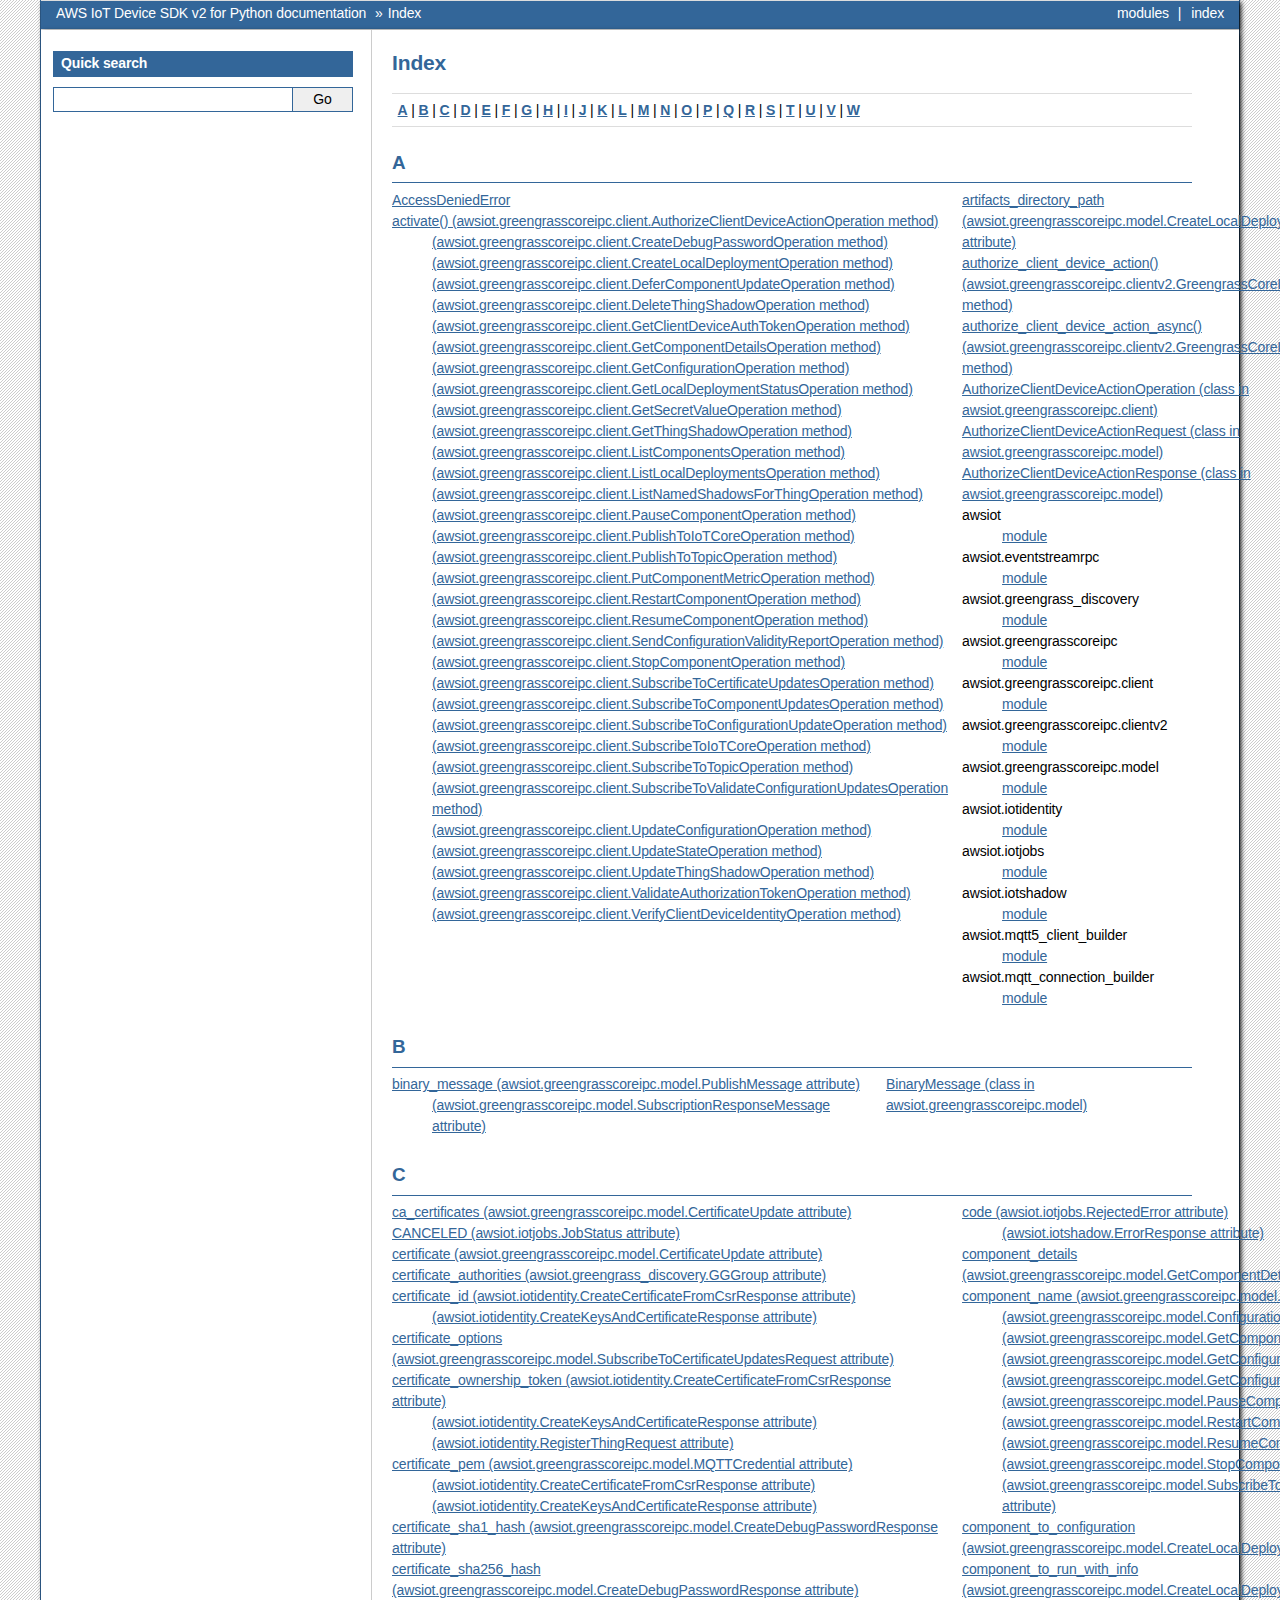
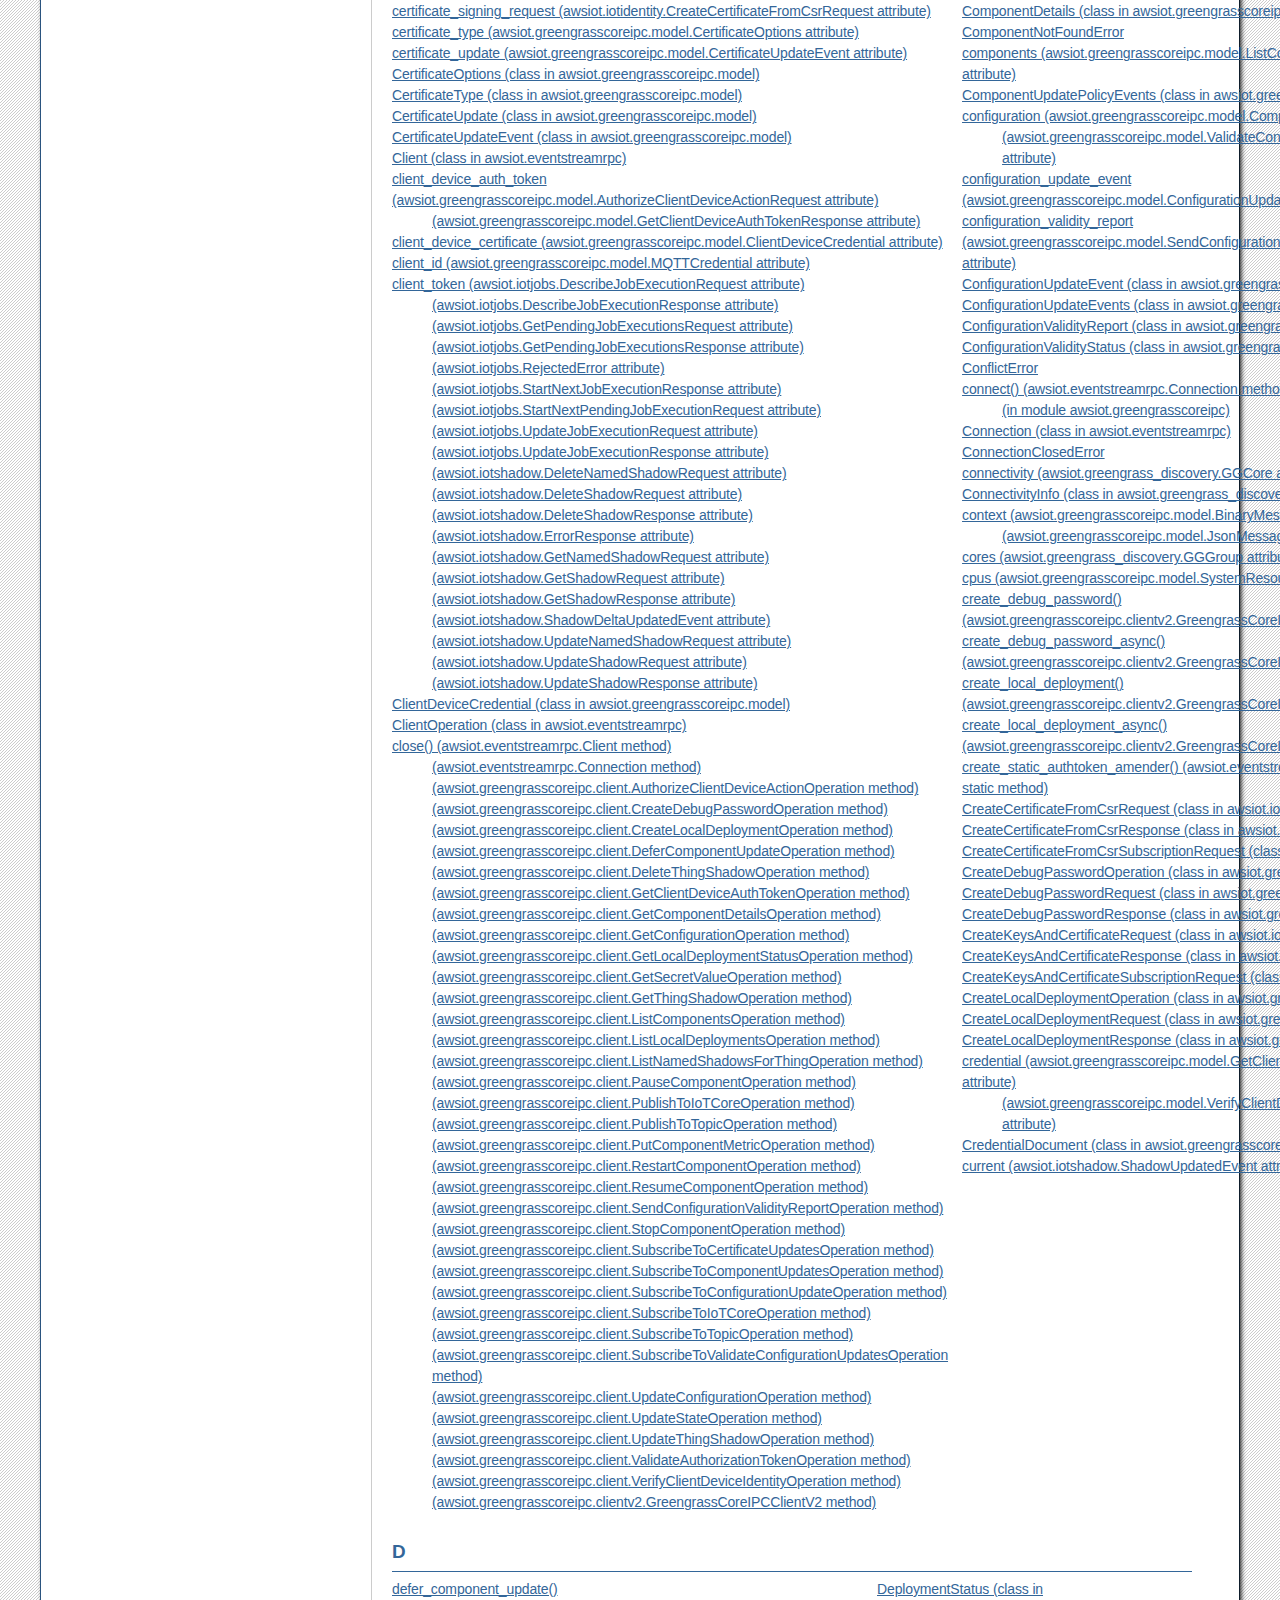
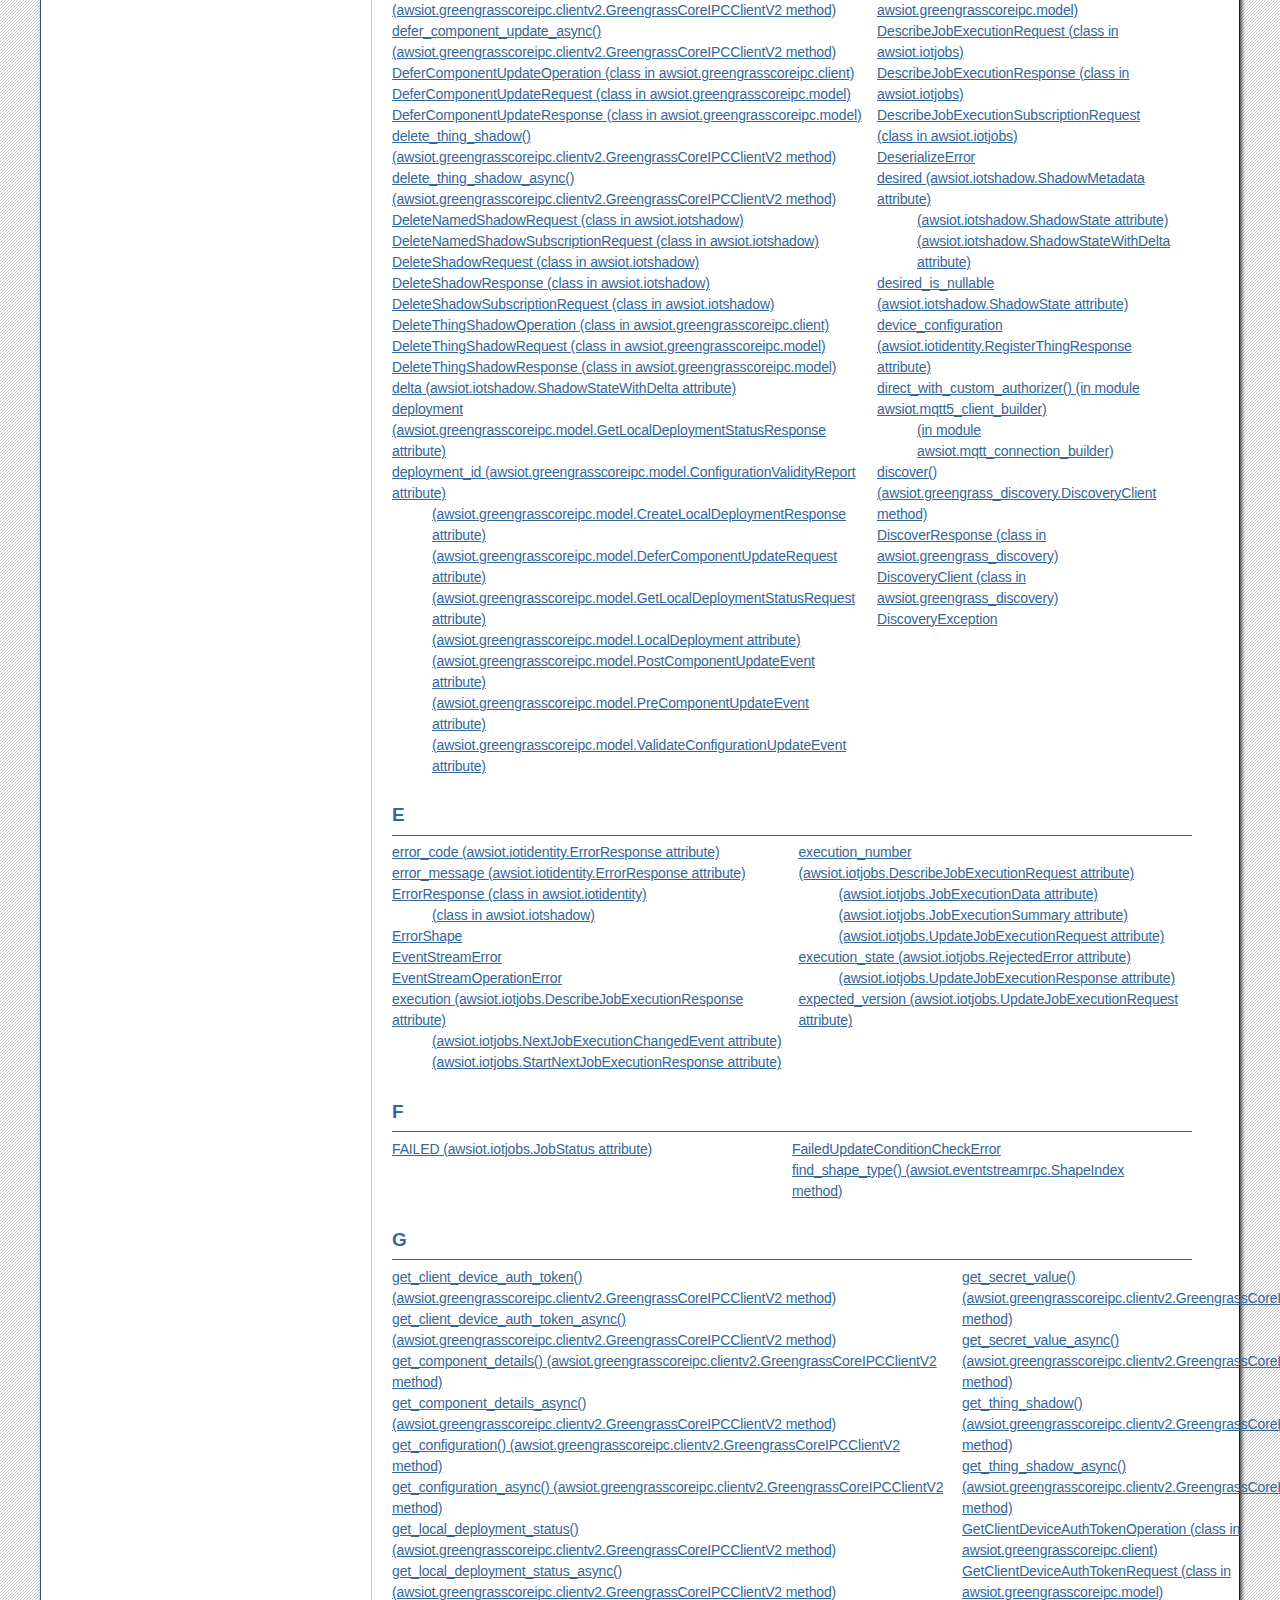
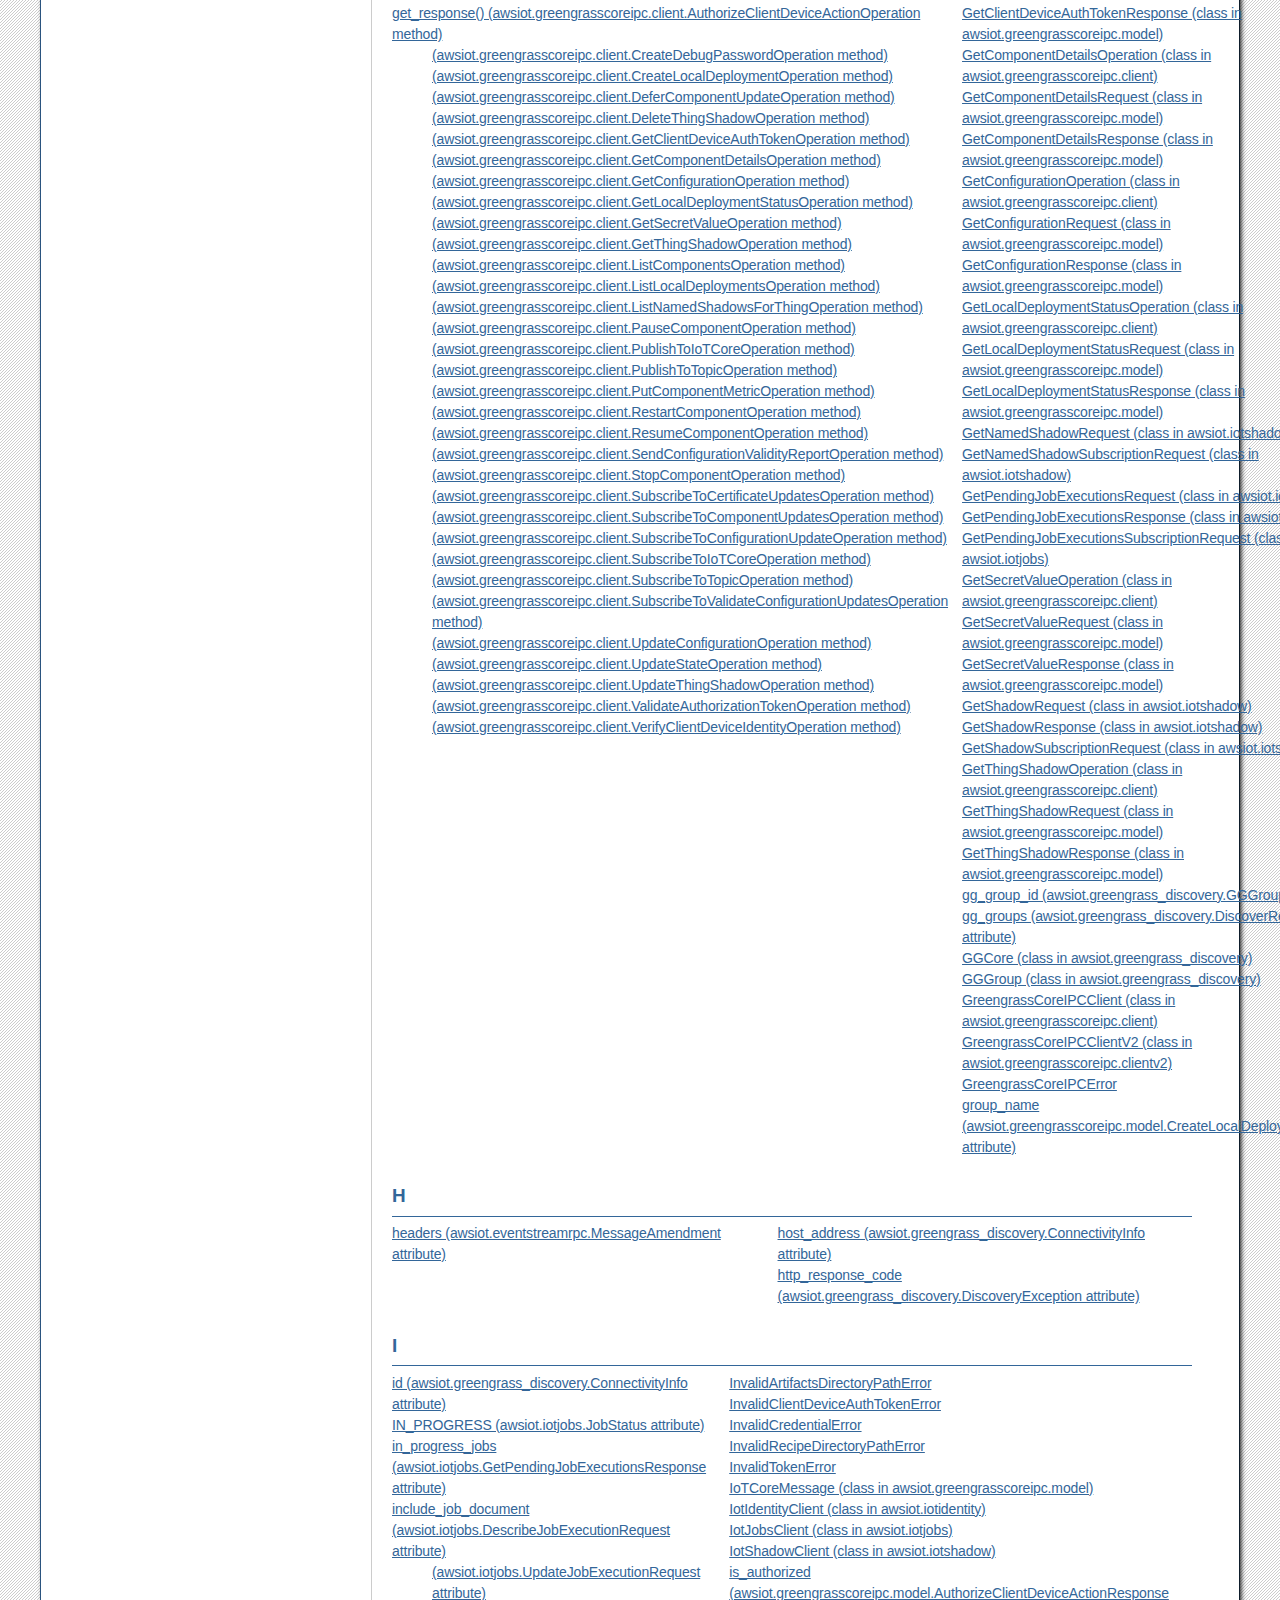
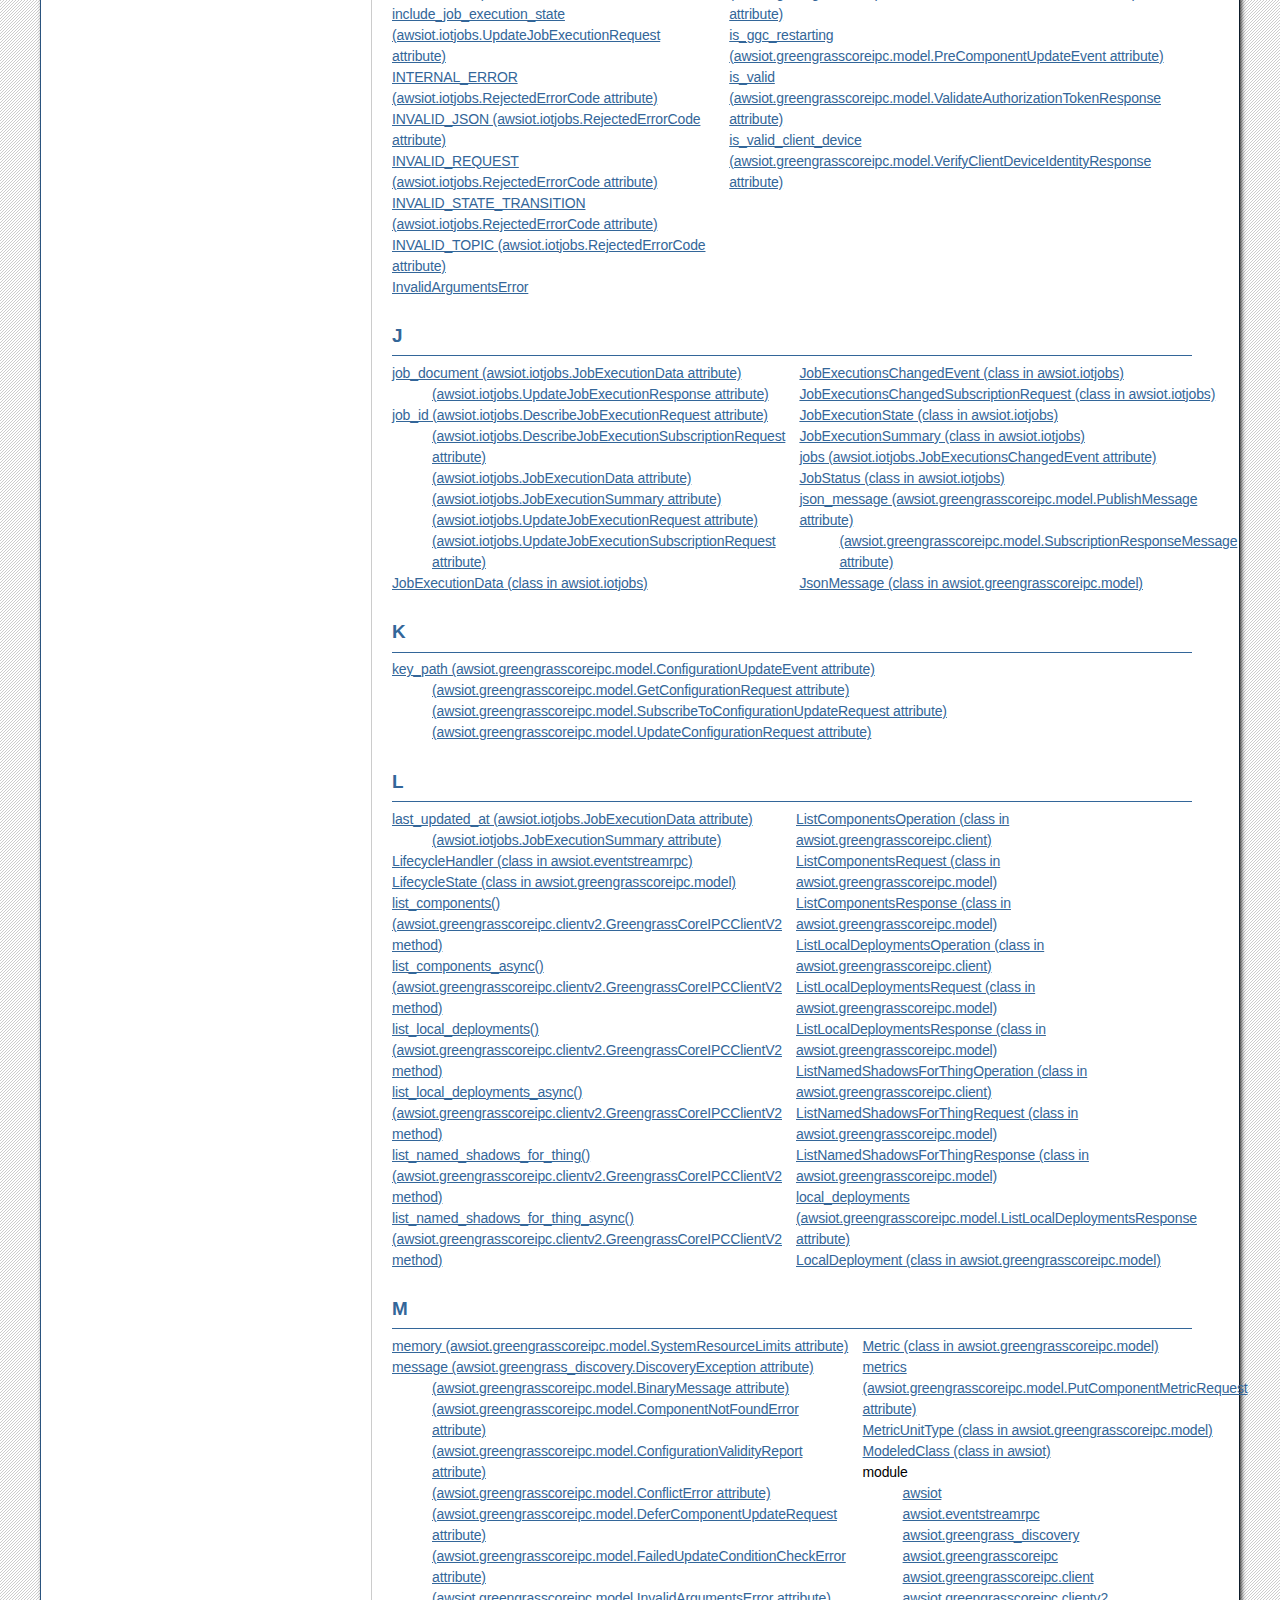
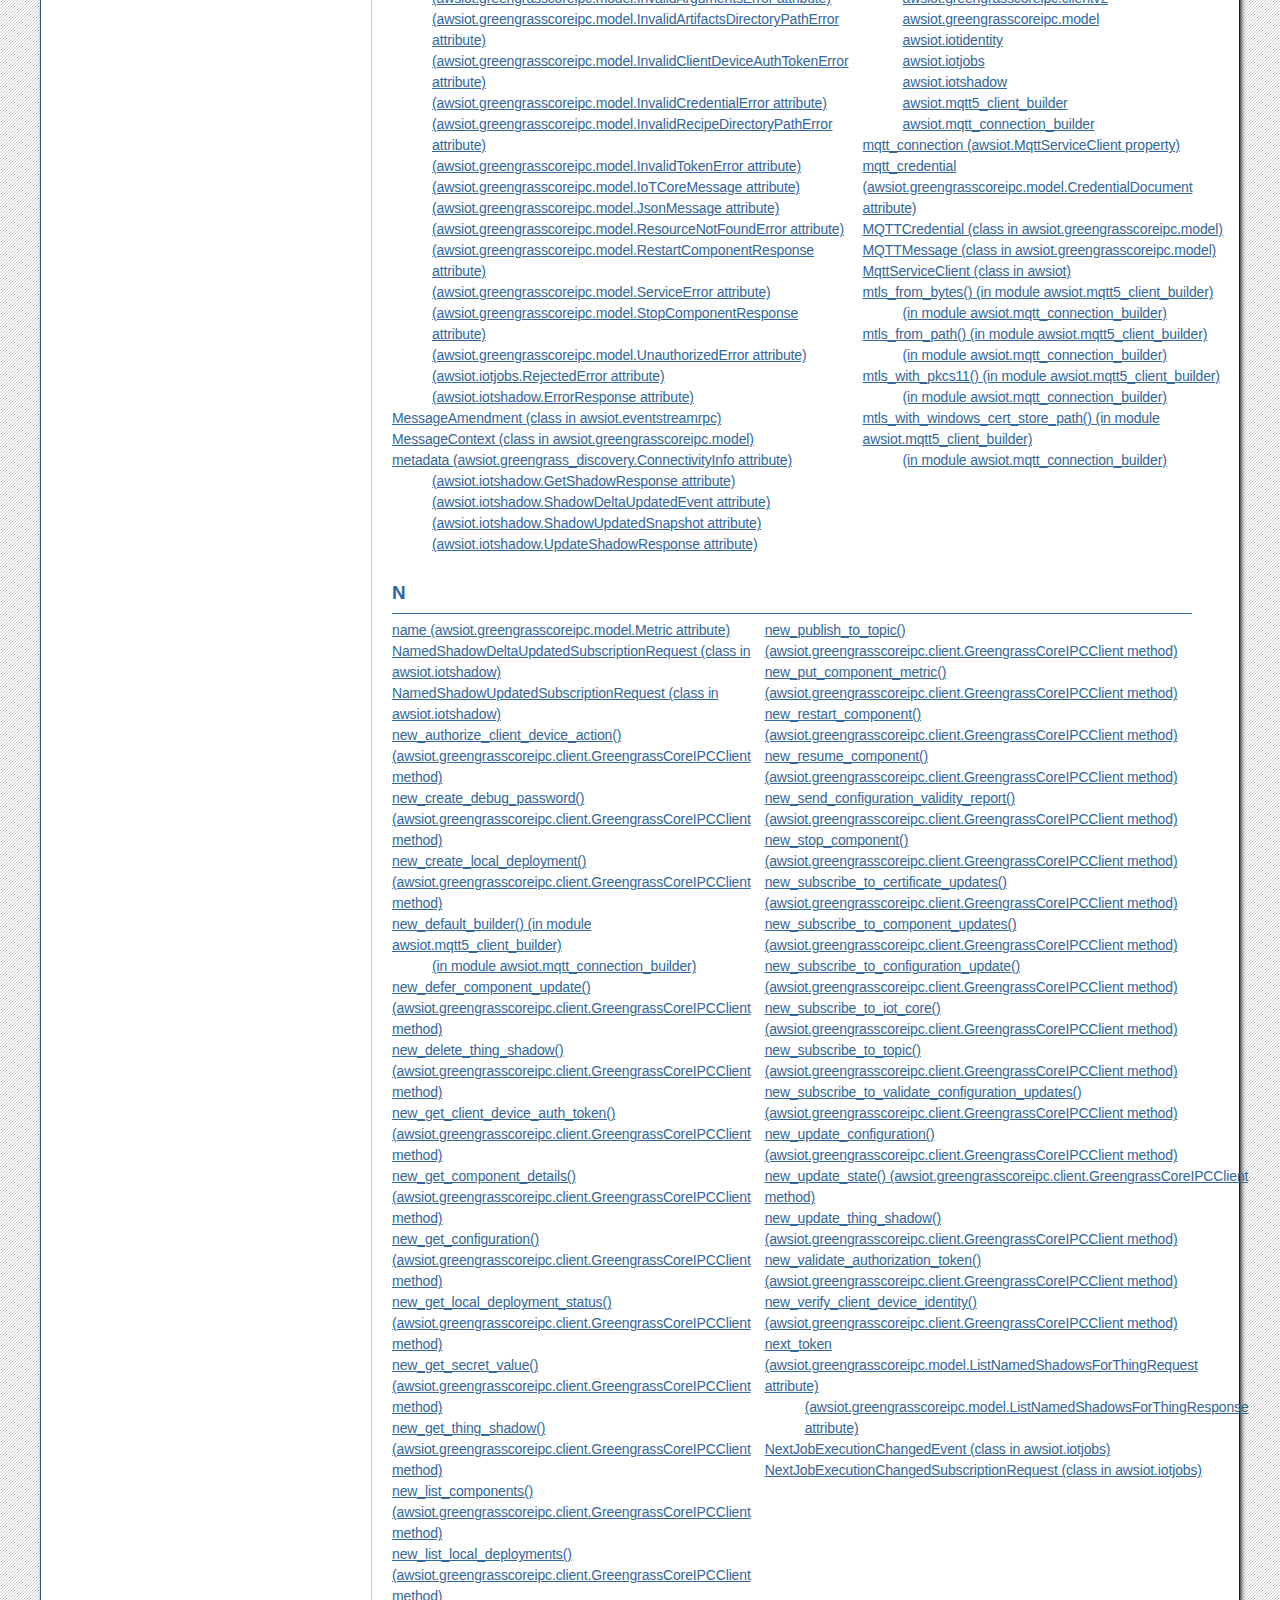
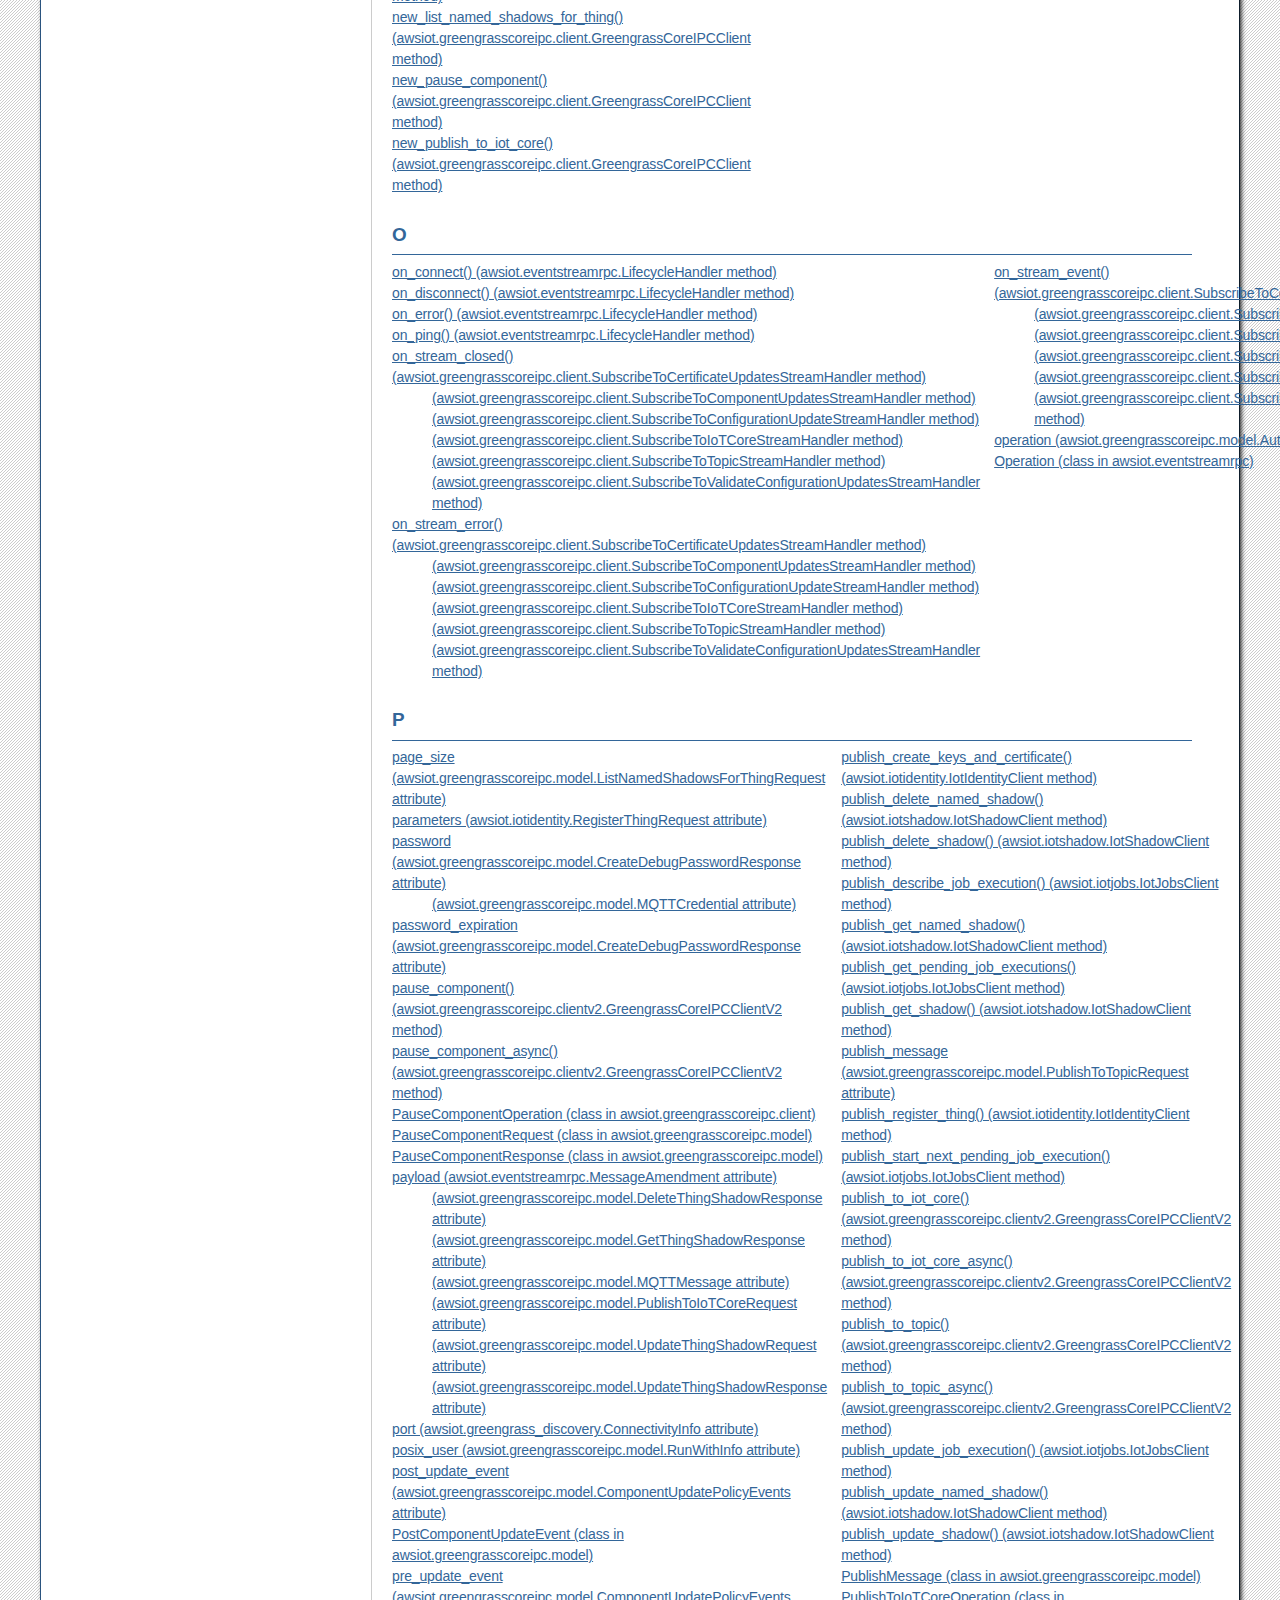
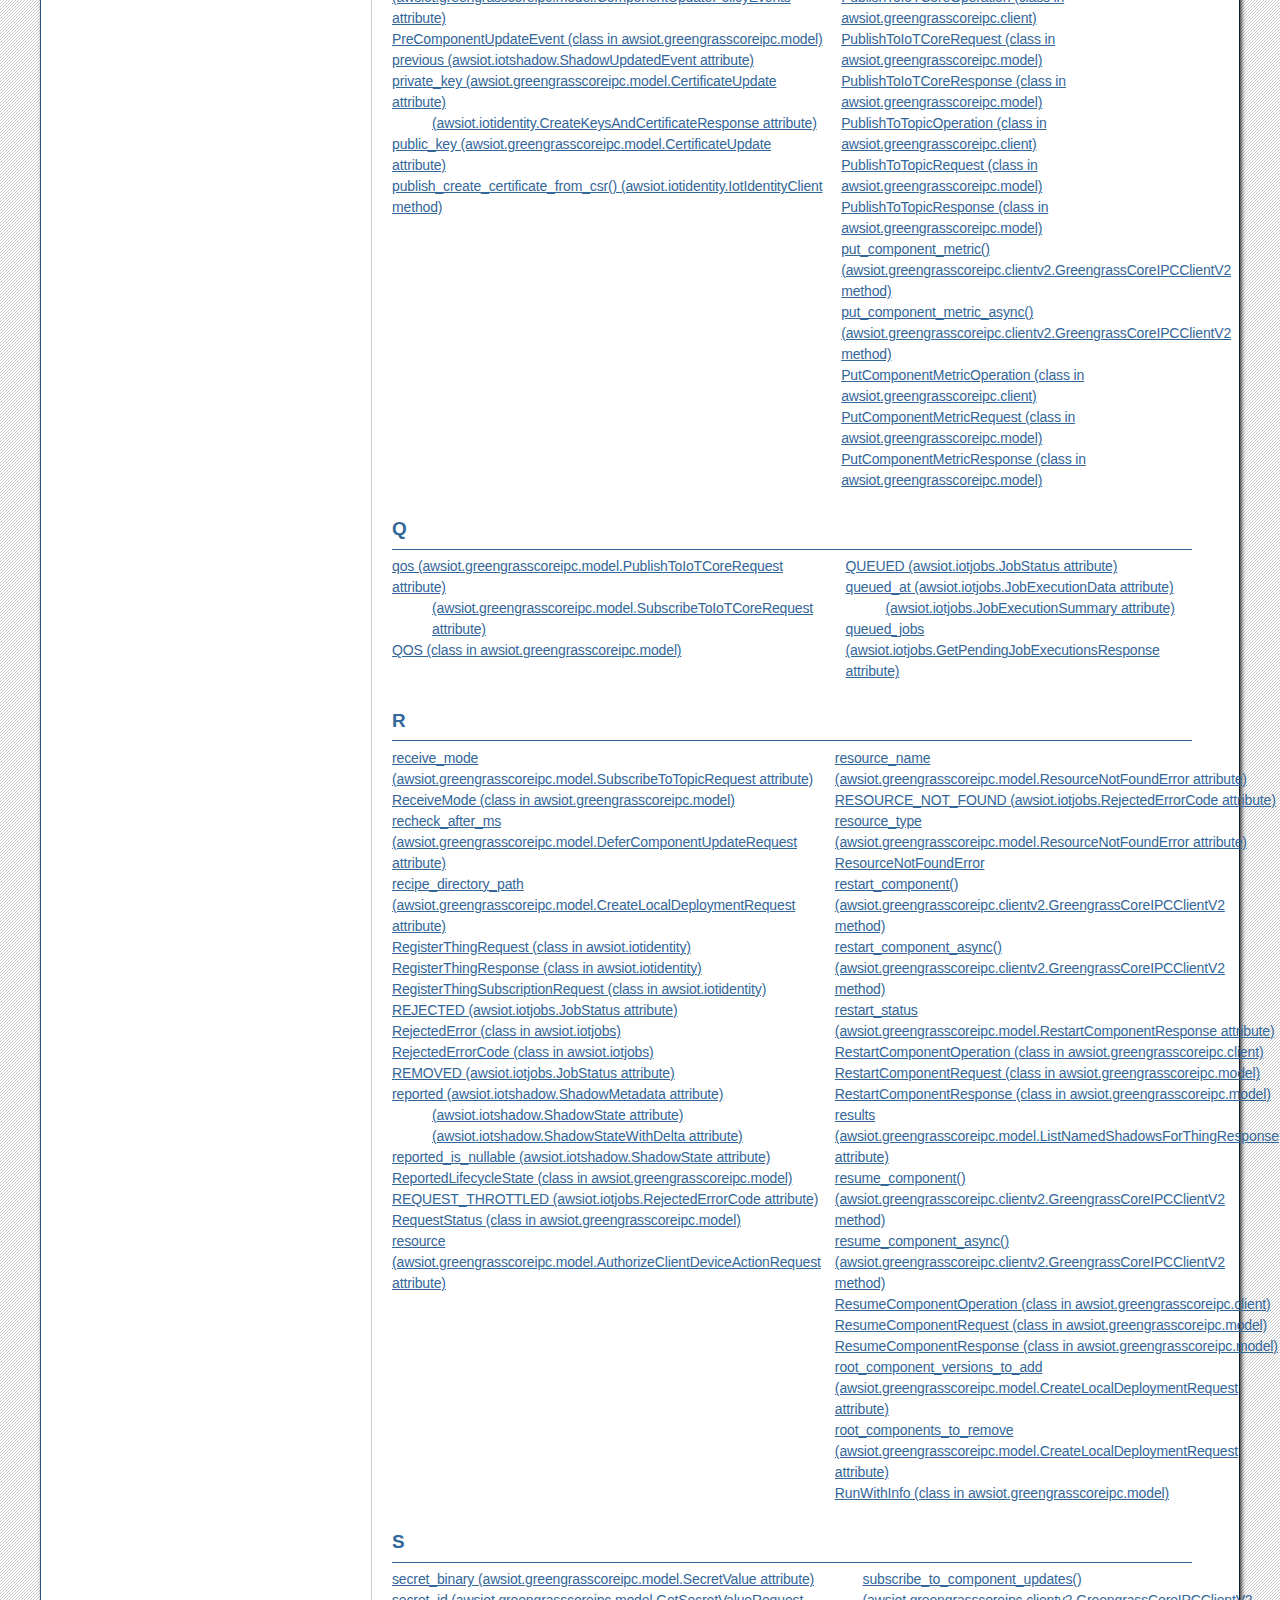
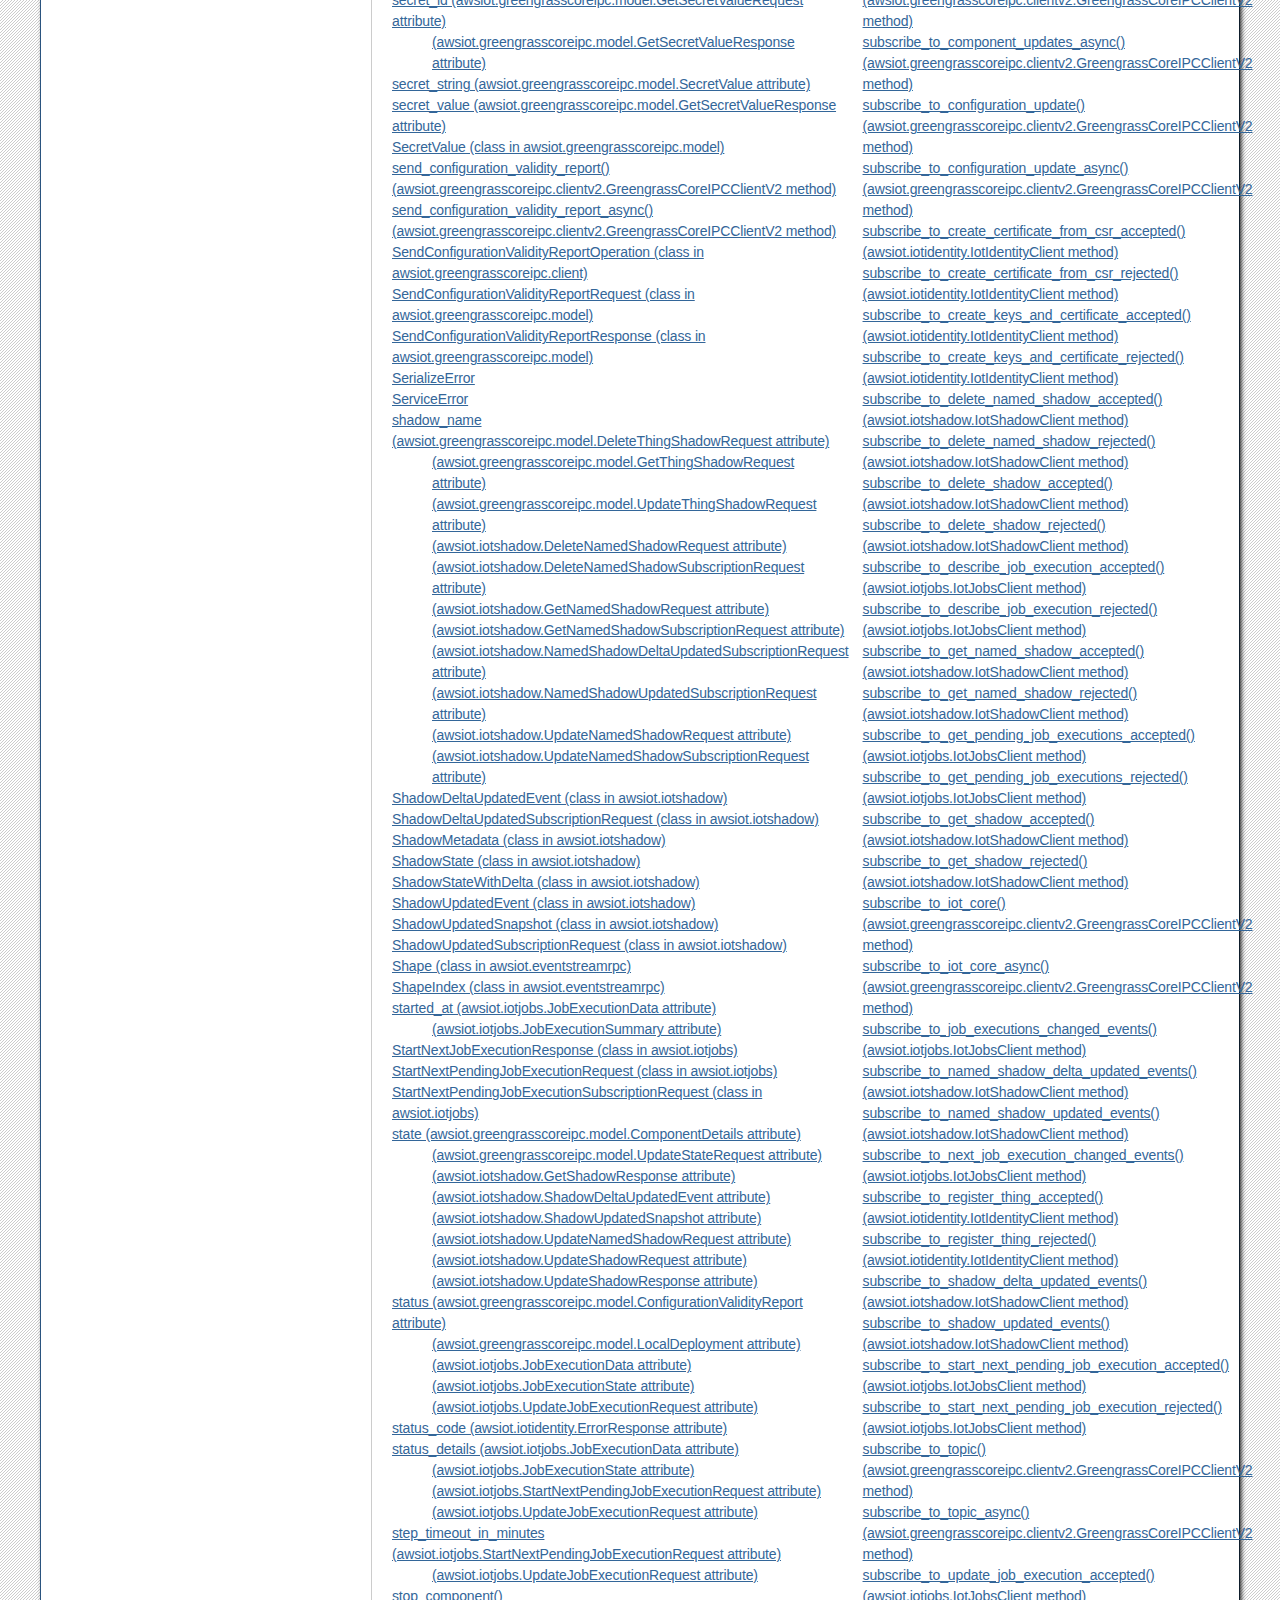
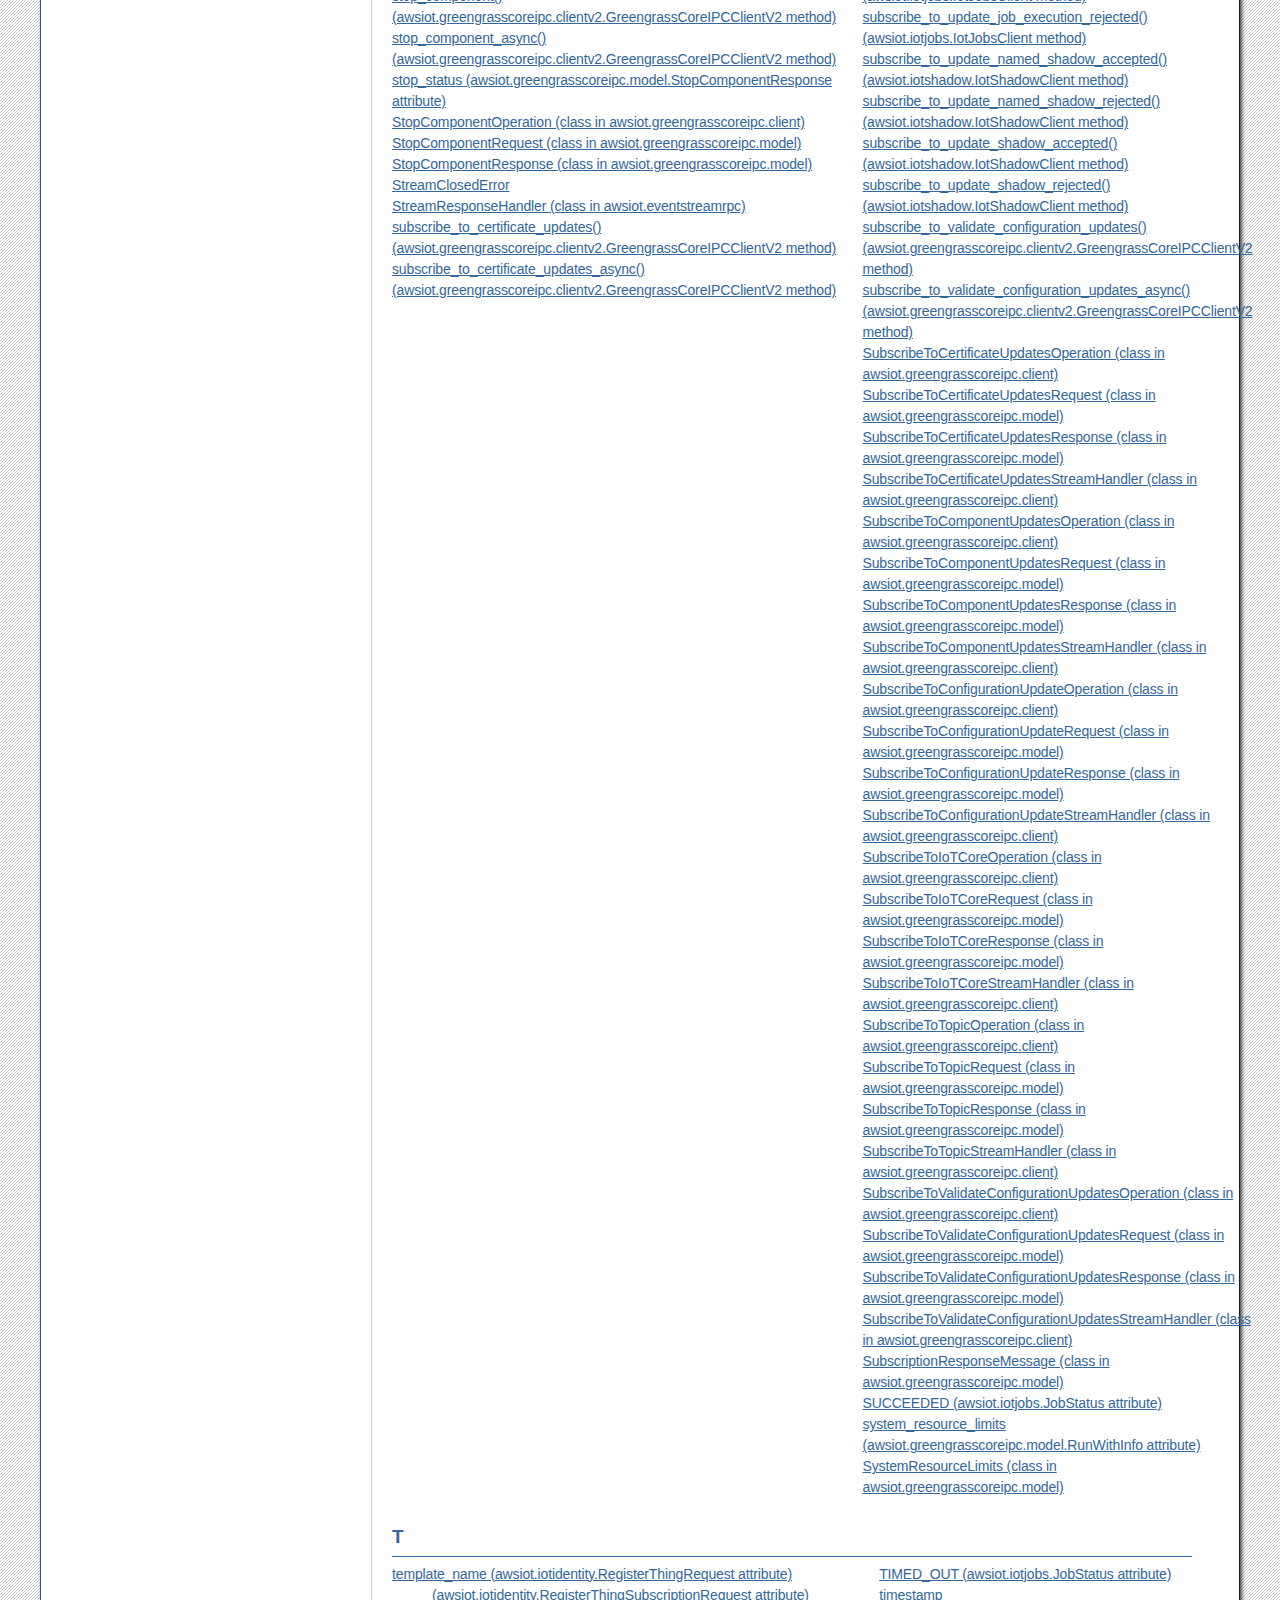
<file: docs/genindex.html>
<!doctype html>

<html lang="en">
  <head>
    <meta charset="utf-8" />
    <meta name="viewport" content="width=device-width, initial-scale=1.0" />
    <title>Index &#8212; AWS IoT Device SDK v2 for Python  documentation</title>
    <link rel="stylesheet" type="text/css" href="_static/pygments.css" />
    <link rel="stylesheet" type="text/css" href="_static/css/custom.css" />
    
    <script data-url_root="./" id="documentation_options" src="_static/documentation_options.js"></script>
    <script src="_static/jquery.js"></script>
    <script src="_static/underscore.js"></script>
    <script src="_static/_sphinx_javascript_frameworks_compat.js"></script>
    <script src="_static/doctools.js"></script>
    <script src="_static/sphinx_highlight.js"></script>
    <script src="_static/bizstyle.js"></script>
    <link rel="index" title="Index" href="#" />
    <link rel="search" title="Search" href="search.html" />
    <meta name="viewport" content="width=device-width,initial-scale=1.0" />
    <!--[if lt IE 9]>
    <script src="_static/css3-mediaqueries.js"></script>
    <![endif]-->
  </head><body>
    <div class="related" role="navigation" aria-label="related navigation">
      <h3>Navigation</h3>
      <ul>
        <li class="right" style="margin-right: 10px">
          <a href="#" title="General Index"
             accesskey="I">index</a></li>
        <li class="right" >
          <a href="py-modindex.html" title="Python Module Index"
             >modules</a> |</li>
        <li class="nav-item nav-item-0"><a href="index.html">AWS IoT Device SDK v2 for Python  documentation</a> &#187;</li>
        <li class="nav-item nav-item-this"><a href="">Index</a></li> 
      </ul>
    </div>  

    <div class="document">
      <div class="documentwrapper">
        <div class="bodywrapper">
          <div class="body" role="main">
            

<h1 id="index">Index</h1>

<div class="genindex-jumpbox">
 <a href="#A"><strong>A</strong></a>
 | <a href="#B"><strong>B</strong></a>
 | <a href="#C"><strong>C</strong></a>
 | <a href="#D"><strong>D</strong></a>
 | <a href="#E"><strong>E</strong></a>
 | <a href="#F"><strong>F</strong></a>
 | <a href="#G"><strong>G</strong></a>
 | <a href="#H"><strong>H</strong></a>
 | <a href="#I"><strong>I</strong></a>
 | <a href="#J"><strong>J</strong></a>
 | <a href="#K"><strong>K</strong></a>
 | <a href="#L"><strong>L</strong></a>
 | <a href="#M"><strong>M</strong></a>
 | <a href="#N"><strong>N</strong></a>
 | <a href="#O"><strong>O</strong></a>
 | <a href="#P"><strong>P</strong></a>
 | <a href="#Q"><strong>Q</strong></a>
 | <a href="#R"><strong>R</strong></a>
 | <a href="#S"><strong>S</strong></a>
 | <a href="#T"><strong>T</strong></a>
 | <a href="#U"><strong>U</strong></a>
 | <a href="#V"><strong>V</strong></a>
 | <a href="#W"><strong>W</strong></a>
 
</div>
<h2 id="A">A</h2>
<table style="width: 100%" class="indextable genindextable"><tr>
  <td style="width: 33%; vertical-align: top;"><ul>
      <li><a href="awsiot/eventstreamrpc.html#awsiot.eventstreamrpc.AccessDeniedError">AccessDeniedError</a>
</li>
      <li><a href="awsiot/greengrasscoreipc.html#awsiot.greengrasscoreipc.client.AuthorizeClientDeviceActionOperation.activate">activate() (awsiot.greengrasscoreipc.client.AuthorizeClientDeviceActionOperation method)</a>

      <ul>
        <li><a href="awsiot/greengrasscoreipc.html#awsiot.greengrasscoreipc.client.CreateDebugPasswordOperation.activate">(awsiot.greengrasscoreipc.client.CreateDebugPasswordOperation method)</a>
</li>
        <li><a href="awsiot/greengrasscoreipc.html#awsiot.greengrasscoreipc.client.CreateLocalDeploymentOperation.activate">(awsiot.greengrasscoreipc.client.CreateLocalDeploymentOperation method)</a>
</li>
        <li><a href="awsiot/greengrasscoreipc.html#awsiot.greengrasscoreipc.client.DeferComponentUpdateOperation.activate">(awsiot.greengrasscoreipc.client.DeferComponentUpdateOperation method)</a>
</li>
        <li><a href="awsiot/greengrasscoreipc.html#awsiot.greengrasscoreipc.client.DeleteThingShadowOperation.activate">(awsiot.greengrasscoreipc.client.DeleteThingShadowOperation method)</a>
</li>
        <li><a href="awsiot/greengrasscoreipc.html#awsiot.greengrasscoreipc.client.GetClientDeviceAuthTokenOperation.activate">(awsiot.greengrasscoreipc.client.GetClientDeviceAuthTokenOperation method)</a>
</li>
        <li><a href="awsiot/greengrasscoreipc.html#awsiot.greengrasscoreipc.client.GetComponentDetailsOperation.activate">(awsiot.greengrasscoreipc.client.GetComponentDetailsOperation method)</a>
</li>
        <li><a href="awsiot/greengrasscoreipc.html#awsiot.greengrasscoreipc.client.GetConfigurationOperation.activate">(awsiot.greengrasscoreipc.client.GetConfigurationOperation method)</a>
</li>
        <li><a href="awsiot/greengrasscoreipc.html#awsiot.greengrasscoreipc.client.GetLocalDeploymentStatusOperation.activate">(awsiot.greengrasscoreipc.client.GetLocalDeploymentStatusOperation method)</a>
</li>
        <li><a href="awsiot/greengrasscoreipc.html#awsiot.greengrasscoreipc.client.GetSecretValueOperation.activate">(awsiot.greengrasscoreipc.client.GetSecretValueOperation method)</a>
</li>
        <li><a href="awsiot/greengrasscoreipc.html#awsiot.greengrasscoreipc.client.GetThingShadowOperation.activate">(awsiot.greengrasscoreipc.client.GetThingShadowOperation method)</a>
</li>
        <li><a href="awsiot/greengrasscoreipc.html#awsiot.greengrasscoreipc.client.ListComponentsOperation.activate">(awsiot.greengrasscoreipc.client.ListComponentsOperation method)</a>
</li>
        <li><a href="awsiot/greengrasscoreipc.html#awsiot.greengrasscoreipc.client.ListLocalDeploymentsOperation.activate">(awsiot.greengrasscoreipc.client.ListLocalDeploymentsOperation method)</a>
</li>
        <li><a href="awsiot/greengrasscoreipc.html#awsiot.greengrasscoreipc.client.ListNamedShadowsForThingOperation.activate">(awsiot.greengrasscoreipc.client.ListNamedShadowsForThingOperation method)</a>
</li>
        <li><a href="awsiot/greengrasscoreipc.html#awsiot.greengrasscoreipc.client.PauseComponentOperation.activate">(awsiot.greengrasscoreipc.client.PauseComponentOperation method)</a>
</li>
        <li><a href="awsiot/greengrasscoreipc.html#awsiot.greengrasscoreipc.client.PublishToIoTCoreOperation.activate">(awsiot.greengrasscoreipc.client.PublishToIoTCoreOperation method)</a>
</li>
        <li><a href="awsiot/greengrasscoreipc.html#awsiot.greengrasscoreipc.client.PublishToTopicOperation.activate">(awsiot.greengrasscoreipc.client.PublishToTopicOperation method)</a>
</li>
        <li><a href="awsiot/greengrasscoreipc.html#awsiot.greengrasscoreipc.client.PutComponentMetricOperation.activate">(awsiot.greengrasscoreipc.client.PutComponentMetricOperation method)</a>
</li>
        <li><a href="awsiot/greengrasscoreipc.html#awsiot.greengrasscoreipc.client.RestartComponentOperation.activate">(awsiot.greengrasscoreipc.client.RestartComponentOperation method)</a>
</li>
        <li><a href="awsiot/greengrasscoreipc.html#awsiot.greengrasscoreipc.client.ResumeComponentOperation.activate">(awsiot.greengrasscoreipc.client.ResumeComponentOperation method)</a>
</li>
        <li><a href="awsiot/greengrasscoreipc.html#awsiot.greengrasscoreipc.client.SendConfigurationValidityReportOperation.activate">(awsiot.greengrasscoreipc.client.SendConfigurationValidityReportOperation method)</a>
</li>
        <li><a href="awsiot/greengrasscoreipc.html#awsiot.greengrasscoreipc.client.StopComponentOperation.activate">(awsiot.greengrasscoreipc.client.StopComponentOperation method)</a>
</li>
        <li><a href="awsiot/greengrasscoreipc.html#awsiot.greengrasscoreipc.client.SubscribeToCertificateUpdatesOperation.activate">(awsiot.greengrasscoreipc.client.SubscribeToCertificateUpdatesOperation method)</a>
</li>
        <li><a href="awsiot/greengrasscoreipc.html#awsiot.greengrasscoreipc.client.SubscribeToComponentUpdatesOperation.activate">(awsiot.greengrasscoreipc.client.SubscribeToComponentUpdatesOperation method)</a>
</li>
        <li><a href="awsiot/greengrasscoreipc.html#awsiot.greengrasscoreipc.client.SubscribeToConfigurationUpdateOperation.activate">(awsiot.greengrasscoreipc.client.SubscribeToConfigurationUpdateOperation method)</a>
</li>
        <li><a href="awsiot/greengrasscoreipc.html#awsiot.greengrasscoreipc.client.SubscribeToIoTCoreOperation.activate">(awsiot.greengrasscoreipc.client.SubscribeToIoTCoreOperation method)</a>
</li>
        <li><a href="awsiot/greengrasscoreipc.html#awsiot.greengrasscoreipc.client.SubscribeToTopicOperation.activate">(awsiot.greengrasscoreipc.client.SubscribeToTopicOperation method)</a>
</li>
        <li><a href="awsiot/greengrasscoreipc.html#awsiot.greengrasscoreipc.client.SubscribeToValidateConfigurationUpdatesOperation.activate">(awsiot.greengrasscoreipc.client.SubscribeToValidateConfigurationUpdatesOperation method)</a>
</li>
        <li><a href="awsiot/greengrasscoreipc.html#awsiot.greengrasscoreipc.client.UpdateConfigurationOperation.activate">(awsiot.greengrasscoreipc.client.UpdateConfigurationOperation method)</a>
</li>
        <li><a href="awsiot/greengrasscoreipc.html#awsiot.greengrasscoreipc.client.UpdateStateOperation.activate">(awsiot.greengrasscoreipc.client.UpdateStateOperation method)</a>
</li>
        <li><a href="awsiot/greengrasscoreipc.html#awsiot.greengrasscoreipc.client.UpdateThingShadowOperation.activate">(awsiot.greengrasscoreipc.client.UpdateThingShadowOperation method)</a>
</li>
        <li><a href="awsiot/greengrasscoreipc.html#awsiot.greengrasscoreipc.client.ValidateAuthorizationTokenOperation.activate">(awsiot.greengrasscoreipc.client.ValidateAuthorizationTokenOperation method)</a>
</li>
        <li><a href="awsiot/greengrasscoreipc.html#awsiot.greengrasscoreipc.client.VerifyClientDeviceIdentityOperation.activate">(awsiot.greengrasscoreipc.client.VerifyClientDeviceIdentityOperation method)</a>
</li>
      </ul></li>
  </ul></td>
  <td style="width: 33%; vertical-align: top;"><ul>
      <li><a href="awsiot/greengrasscoreipc.html#awsiot.greengrasscoreipc.model.CreateLocalDeploymentRequest.artifacts_directory_path">artifacts_directory_path (awsiot.greengrasscoreipc.model.CreateLocalDeploymentRequest attribute)</a>
</li>
      <li><a href="awsiot/greengrasscoreipc.html#awsiot.greengrasscoreipc.clientv2.GreengrassCoreIPCClientV2.authorize_client_device_action">authorize_client_device_action() (awsiot.greengrasscoreipc.clientv2.GreengrassCoreIPCClientV2 method)</a>
</li>
      <li><a href="awsiot/greengrasscoreipc.html#awsiot.greengrasscoreipc.clientv2.GreengrassCoreIPCClientV2.authorize_client_device_action_async">authorize_client_device_action_async() (awsiot.greengrasscoreipc.clientv2.GreengrassCoreIPCClientV2 method)</a>
</li>
      <li><a href="awsiot/greengrasscoreipc.html#awsiot.greengrasscoreipc.client.AuthorizeClientDeviceActionOperation">AuthorizeClientDeviceActionOperation (class in awsiot.greengrasscoreipc.client)</a>
</li>
      <li><a href="awsiot/greengrasscoreipc.html#awsiot.greengrasscoreipc.model.AuthorizeClientDeviceActionRequest">AuthorizeClientDeviceActionRequest (class in awsiot.greengrasscoreipc.model)</a>
</li>
      <li><a href="awsiot/greengrasscoreipc.html#awsiot.greengrasscoreipc.model.AuthorizeClientDeviceActionResponse">AuthorizeClientDeviceActionResponse (class in awsiot.greengrasscoreipc.model)</a>
</li>
      <li>
    awsiot

      <ul>
        <li><a href="awsiot/awsiot.html#module-awsiot">module</a>
</li>
      </ul></li>
      <li>
    awsiot.eventstreamrpc

      <ul>
        <li><a href="awsiot/eventstreamrpc.html#module-awsiot.eventstreamrpc">module</a>
</li>
      </ul></li>
      <li>
    awsiot.greengrass_discovery

      <ul>
        <li><a href="awsiot/greengrass_discovery.html#module-awsiot.greengrass_discovery">module</a>
</li>
      </ul></li>
      <li>
    awsiot.greengrasscoreipc

      <ul>
        <li><a href="awsiot/greengrasscoreipc.html#module-awsiot.greengrasscoreipc">module</a>
</li>
      </ul></li>
      <li>
    awsiot.greengrasscoreipc.client

      <ul>
        <li><a href="awsiot/greengrasscoreipc.html#module-awsiot.greengrasscoreipc.client">module</a>
</li>
      </ul></li>
      <li>
    awsiot.greengrasscoreipc.clientv2

      <ul>
        <li><a href="awsiot/greengrasscoreipc.html#module-awsiot.greengrasscoreipc.clientv2">module</a>
</li>
      </ul></li>
      <li>
    awsiot.greengrasscoreipc.model

      <ul>
        <li><a href="awsiot/greengrasscoreipc.html#module-awsiot.greengrasscoreipc.model">module</a>
</li>
      </ul></li>
      <li>
    awsiot.iotidentity

      <ul>
        <li><a href="awsiot/iotidentity.html#module-awsiot.iotidentity">module</a>
</li>
      </ul></li>
      <li>
    awsiot.iotjobs

      <ul>
        <li><a href="awsiot/iotjobs.html#module-awsiot.iotjobs">module</a>
</li>
      </ul></li>
      <li>
    awsiot.iotshadow

      <ul>
        <li><a href="awsiot/iotshadow.html#module-awsiot.iotshadow">module</a>
</li>
      </ul></li>
      <li>
    awsiot.mqtt5_client_builder

      <ul>
        <li><a href="awsiot/mqtt5_client_builder.html#module-awsiot.mqtt5_client_builder">module</a>
</li>
      </ul></li>
      <li>
    awsiot.mqtt_connection_builder

      <ul>
        <li><a href="awsiot/mqtt_connection_builder.html#module-awsiot.mqtt_connection_builder">module</a>
</li>
      </ul></li>
  </ul></td>
</tr></table>

<h2 id="B">B</h2>
<table style="width: 100%" class="indextable genindextable"><tr>
  <td style="width: 33%; vertical-align: top;"><ul>
      <li><a href="awsiot/greengrasscoreipc.html#awsiot.greengrasscoreipc.model.PublishMessage.binary_message">binary_message (awsiot.greengrasscoreipc.model.PublishMessage attribute)</a>

      <ul>
        <li><a href="awsiot/greengrasscoreipc.html#awsiot.greengrasscoreipc.model.SubscriptionResponseMessage.binary_message">(awsiot.greengrasscoreipc.model.SubscriptionResponseMessage attribute)</a>
</li>
      </ul></li>
  </ul></td>
  <td style="width: 33%; vertical-align: top;"><ul>
      <li><a href="awsiot/greengrasscoreipc.html#awsiot.greengrasscoreipc.model.BinaryMessage">BinaryMessage (class in awsiot.greengrasscoreipc.model)</a>
</li>
  </ul></td>
</tr></table>

<h2 id="C">C</h2>
<table style="width: 100%" class="indextable genindextable"><tr>
  <td style="width: 33%; vertical-align: top;"><ul>
      <li><a href="awsiot/greengrasscoreipc.html#awsiot.greengrasscoreipc.model.CertificateUpdate.ca_certificates">ca_certificates (awsiot.greengrasscoreipc.model.CertificateUpdate attribute)</a>
</li>
      <li><a href="awsiot/iotjobs.html#awsiot.iotjobs.JobStatus.CANCELED">CANCELED (awsiot.iotjobs.JobStatus attribute)</a>
</li>
      <li><a href="awsiot/greengrasscoreipc.html#awsiot.greengrasscoreipc.model.CertificateUpdate.certificate">certificate (awsiot.greengrasscoreipc.model.CertificateUpdate attribute)</a>
</li>
      <li><a href="awsiot/greengrass_discovery.html#awsiot.greengrass_discovery.GGGroup.certificate_authorities">certificate_authorities (awsiot.greengrass_discovery.GGGroup attribute)</a>
</li>
      <li><a href="awsiot/iotidentity.html#awsiot.iotidentity.CreateCertificateFromCsrResponse.certificate_id">certificate_id (awsiot.iotidentity.CreateCertificateFromCsrResponse attribute)</a>

      <ul>
        <li><a href="awsiot/iotidentity.html#awsiot.iotidentity.CreateKeysAndCertificateResponse.certificate_id">(awsiot.iotidentity.CreateKeysAndCertificateResponse attribute)</a>
</li>
      </ul></li>
      <li><a href="awsiot/greengrasscoreipc.html#awsiot.greengrasscoreipc.model.SubscribeToCertificateUpdatesRequest.certificate_options">certificate_options (awsiot.greengrasscoreipc.model.SubscribeToCertificateUpdatesRequest attribute)</a>
</li>
      <li><a href="awsiot/iotidentity.html#awsiot.iotidentity.CreateCertificateFromCsrResponse.certificate_ownership_token">certificate_ownership_token (awsiot.iotidentity.CreateCertificateFromCsrResponse attribute)</a>

      <ul>
        <li><a href="awsiot/iotidentity.html#awsiot.iotidentity.CreateKeysAndCertificateResponse.certificate_ownership_token">(awsiot.iotidentity.CreateKeysAndCertificateResponse attribute)</a>
</li>
        <li><a href="awsiot/iotidentity.html#awsiot.iotidentity.RegisterThingRequest.certificate_ownership_token">(awsiot.iotidentity.RegisterThingRequest attribute)</a>
</li>
      </ul></li>
      <li><a href="awsiot/greengrasscoreipc.html#awsiot.greengrasscoreipc.model.MQTTCredential.certificate_pem">certificate_pem (awsiot.greengrasscoreipc.model.MQTTCredential attribute)</a>

      <ul>
        <li><a href="awsiot/iotidentity.html#awsiot.iotidentity.CreateCertificateFromCsrResponse.certificate_pem">(awsiot.iotidentity.CreateCertificateFromCsrResponse attribute)</a>
</li>
        <li><a href="awsiot/iotidentity.html#awsiot.iotidentity.CreateKeysAndCertificateResponse.certificate_pem">(awsiot.iotidentity.CreateKeysAndCertificateResponse attribute)</a>
</li>
      </ul></li>
      <li><a href="awsiot/greengrasscoreipc.html#awsiot.greengrasscoreipc.model.CreateDebugPasswordResponse.certificate_sha1_hash">certificate_sha1_hash (awsiot.greengrasscoreipc.model.CreateDebugPasswordResponse attribute)</a>
</li>
      <li><a href="awsiot/greengrasscoreipc.html#awsiot.greengrasscoreipc.model.CreateDebugPasswordResponse.certificate_sha256_hash">certificate_sha256_hash (awsiot.greengrasscoreipc.model.CreateDebugPasswordResponse attribute)</a>
</li>
      <li><a href="awsiot/iotidentity.html#awsiot.iotidentity.CreateCertificateFromCsrRequest.certificate_signing_request">certificate_signing_request (awsiot.iotidentity.CreateCertificateFromCsrRequest attribute)</a>
</li>
      <li><a href="awsiot/greengrasscoreipc.html#awsiot.greengrasscoreipc.model.CertificateOptions.certificate_type">certificate_type (awsiot.greengrasscoreipc.model.CertificateOptions attribute)</a>
</li>
      <li><a href="awsiot/greengrasscoreipc.html#awsiot.greengrasscoreipc.model.CertificateUpdateEvent.certificate_update">certificate_update (awsiot.greengrasscoreipc.model.CertificateUpdateEvent attribute)</a>
</li>
      <li><a href="awsiot/greengrasscoreipc.html#awsiot.greengrasscoreipc.model.CertificateOptions">CertificateOptions (class in awsiot.greengrasscoreipc.model)</a>
</li>
      <li><a href="awsiot/greengrasscoreipc.html#awsiot.greengrasscoreipc.model.CertificateType">CertificateType (class in awsiot.greengrasscoreipc.model)</a>
</li>
      <li><a href="awsiot/greengrasscoreipc.html#awsiot.greengrasscoreipc.model.CertificateUpdate">CertificateUpdate (class in awsiot.greengrasscoreipc.model)</a>
</li>
      <li><a href="awsiot/greengrasscoreipc.html#awsiot.greengrasscoreipc.model.CertificateUpdateEvent">CertificateUpdateEvent (class in awsiot.greengrasscoreipc.model)</a>
</li>
      <li><a href="awsiot/eventstreamrpc.html#awsiot.eventstreamrpc.Client">Client (class in awsiot.eventstreamrpc)</a>
</li>
      <li><a href="awsiot/greengrasscoreipc.html#awsiot.greengrasscoreipc.model.AuthorizeClientDeviceActionRequest.client_device_auth_token">client_device_auth_token (awsiot.greengrasscoreipc.model.AuthorizeClientDeviceActionRequest attribute)</a>

      <ul>
        <li><a href="awsiot/greengrasscoreipc.html#awsiot.greengrasscoreipc.model.GetClientDeviceAuthTokenResponse.client_device_auth_token">(awsiot.greengrasscoreipc.model.GetClientDeviceAuthTokenResponse attribute)</a>
</li>
      </ul></li>
      <li><a href="awsiot/greengrasscoreipc.html#awsiot.greengrasscoreipc.model.ClientDeviceCredential.client_device_certificate">client_device_certificate (awsiot.greengrasscoreipc.model.ClientDeviceCredential attribute)</a>
</li>
      <li><a href="awsiot/greengrasscoreipc.html#awsiot.greengrasscoreipc.model.MQTTCredential.client_id">client_id (awsiot.greengrasscoreipc.model.MQTTCredential attribute)</a>
</li>
      <li><a href="awsiot/iotjobs.html#awsiot.iotjobs.DescribeJobExecutionRequest.client_token">client_token (awsiot.iotjobs.DescribeJobExecutionRequest attribute)</a>

      <ul>
        <li><a href="awsiot/iotjobs.html#awsiot.iotjobs.DescribeJobExecutionResponse.client_token">(awsiot.iotjobs.DescribeJobExecutionResponse attribute)</a>
</li>
        <li><a href="awsiot/iotjobs.html#awsiot.iotjobs.GetPendingJobExecutionsRequest.client_token">(awsiot.iotjobs.GetPendingJobExecutionsRequest attribute)</a>
</li>
        <li><a href="awsiot/iotjobs.html#awsiot.iotjobs.GetPendingJobExecutionsResponse.client_token">(awsiot.iotjobs.GetPendingJobExecutionsResponse attribute)</a>
</li>
        <li><a href="awsiot/iotjobs.html#awsiot.iotjobs.RejectedError.client_token">(awsiot.iotjobs.RejectedError attribute)</a>
</li>
        <li><a href="awsiot/iotjobs.html#awsiot.iotjobs.StartNextJobExecutionResponse.client_token">(awsiot.iotjobs.StartNextJobExecutionResponse attribute)</a>
</li>
        <li><a href="awsiot/iotjobs.html#awsiot.iotjobs.StartNextPendingJobExecutionRequest.client_token">(awsiot.iotjobs.StartNextPendingJobExecutionRequest attribute)</a>
</li>
        <li><a href="awsiot/iotjobs.html#awsiot.iotjobs.UpdateJobExecutionRequest.client_token">(awsiot.iotjobs.UpdateJobExecutionRequest attribute)</a>
</li>
        <li><a href="awsiot/iotjobs.html#awsiot.iotjobs.UpdateJobExecutionResponse.client_token">(awsiot.iotjobs.UpdateJobExecutionResponse attribute)</a>
</li>
        <li><a href="awsiot/iotshadow.html#awsiot.iotshadow.DeleteNamedShadowRequest.client_token">(awsiot.iotshadow.DeleteNamedShadowRequest attribute)</a>
</li>
        <li><a href="awsiot/iotshadow.html#awsiot.iotshadow.DeleteShadowRequest.client_token">(awsiot.iotshadow.DeleteShadowRequest attribute)</a>
</li>
        <li><a href="awsiot/iotshadow.html#awsiot.iotshadow.DeleteShadowResponse.client_token">(awsiot.iotshadow.DeleteShadowResponse attribute)</a>
</li>
        <li><a href="awsiot/iotshadow.html#awsiot.iotshadow.ErrorResponse.client_token">(awsiot.iotshadow.ErrorResponse attribute)</a>
</li>
        <li><a href="awsiot/iotshadow.html#awsiot.iotshadow.GetNamedShadowRequest.client_token">(awsiot.iotshadow.GetNamedShadowRequest attribute)</a>
</li>
        <li><a href="awsiot/iotshadow.html#awsiot.iotshadow.GetShadowRequest.client_token">(awsiot.iotshadow.GetShadowRequest attribute)</a>
</li>
        <li><a href="awsiot/iotshadow.html#awsiot.iotshadow.GetShadowResponse.client_token">(awsiot.iotshadow.GetShadowResponse attribute)</a>
</li>
        <li><a href="awsiot/iotshadow.html#awsiot.iotshadow.ShadowDeltaUpdatedEvent.client_token">(awsiot.iotshadow.ShadowDeltaUpdatedEvent attribute)</a>
</li>
        <li><a href="awsiot/iotshadow.html#awsiot.iotshadow.UpdateNamedShadowRequest.client_token">(awsiot.iotshadow.UpdateNamedShadowRequest attribute)</a>
</li>
        <li><a href="awsiot/iotshadow.html#awsiot.iotshadow.UpdateShadowRequest.client_token">(awsiot.iotshadow.UpdateShadowRequest attribute)</a>
</li>
        <li><a href="awsiot/iotshadow.html#awsiot.iotshadow.UpdateShadowResponse.client_token">(awsiot.iotshadow.UpdateShadowResponse attribute)</a>
</li>
      </ul></li>
      <li><a href="awsiot/greengrasscoreipc.html#awsiot.greengrasscoreipc.model.ClientDeviceCredential">ClientDeviceCredential (class in awsiot.greengrasscoreipc.model)</a>
</li>
      <li><a href="awsiot/eventstreamrpc.html#awsiot.eventstreamrpc.ClientOperation">ClientOperation (class in awsiot.eventstreamrpc)</a>
</li>
      <li><a href="awsiot/eventstreamrpc.html#awsiot.eventstreamrpc.Client.close">close() (awsiot.eventstreamrpc.Client method)</a>

      <ul>
        <li><a href="awsiot/eventstreamrpc.html#awsiot.eventstreamrpc.Connection.close">(awsiot.eventstreamrpc.Connection method)</a>
</li>
        <li><a href="awsiot/greengrasscoreipc.html#awsiot.greengrasscoreipc.client.AuthorizeClientDeviceActionOperation.close">(awsiot.greengrasscoreipc.client.AuthorizeClientDeviceActionOperation method)</a>
</li>
        <li><a href="awsiot/greengrasscoreipc.html#awsiot.greengrasscoreipc.client.CreateDebugPasswordOperation.close">(awsiot.greengrasscoreipc.client.CreateDebugPasswordOperation method)</a>
</li>
        <li><a href="awsiot/greengrasscoreipc.html#awsiot.greengrasscoreipc.client.CreateLocalDeploymentOperation.close">(awsiot.greengrasscoreipc.client.CreateLocalDeploymentOperation method)</a>
</li>
        <li><a href="awsiot/greengrasscoreipc.html#awsiot.greengrasscoreipc.client.DeferComponentUpdateOperation.close">(awsiot.greengrasscoreipc.client.DeferComponentUpdateOperation method)</a>
</li>
        <li><a href="awsiot/greengrasscoreipc.html#awsiot.greengrasscoreipc.client.DeleteThingShadowOperation.close">(awsiot.greengrasscoreipc.client.DeleteThingShadowOperation method)</a>
</li>
        <li><a href="awsiot/greengrasscoreipc.html#awsiot.greengrasscoreipc.client.GetClientDeviceAuthTokenOperation.close">(awsiot.greengrasscoreipc.client.GetClientDeviceAuthTokenOperation method)</a>
</li>
        <li><a href="awsiot/greengrasscoreipc.html#awsiot.greengrasscoreipc.client.GetComponentDetailsOperation.close">(awsiot.greengrasscoreipc.client.GetComponentDetailsOperation method)</a>
</li>
        <li><a href="awsiot/greengrasscoreipc.html#awsiot.greengrasscoreipc.client.GetConfigurationOperation.close">(awsiot.greengrasscoreipc.client.GetConfigurationOperation method)</a>
</li>
        <li><a href="awsiot/greengrasscoreipc.html#awsiot.greengrasscoreipc.client.GetLocalDeploymentStatusOperation.close">(awsiot.greengrasscoreipc.client.GetLocalDeploymentStatusOperation method)</a>
</li>
        <li><a href="awsiot/greengrasscoreipc.html#awsiot.greengrasscoreipc.client.GetSecretValueOperation.close">(awsiot.greengrasscoreipc.client.GetSecretValueOperation method)</a>
</li>
        <li><a href="awsiot/greengrasscoreipc.html#awsiot.greengrasscoreipc.client.GetThingShadowOperation.close">(awsiot.greengrasscoreipc.client.GetThingShadowOperation method)</a>
</li>
        <li><a href="awsiot/greengrasscoreipc.html#awsiot.greengrasscoreipc.client.ListComponentsOperation.close">(awsiot.greengrasscoreipc.client.ListComponentsOperation method)</a>
</li>
        <li><a href="awsiot/greengrasscoreipc.html#awsiot.greengrasscoreipc.client.ListLocalDeploymentsOperation.close">(awsiot.greengrasscoreipc.client.ListLocalDeploymentsOperation method)</a>
</li>
        <li><a href="awsiot/greengrasscoreipc.html#awsiot.greengrasscoreipc.client.ListNamedShadowsForThingOperation.close">(awsiot.greengrasscoreipc.client.ListNamedShadowsForThingOperation method)</a>
</li>
        <li><a href="awsiot/greengrasscoreipc.html#awsiot.greengrasscoreipc.client.PauseComponentOperation.close">(awsiot.greengrasscoreipc.client.PauseComponentOperation method)</a>
</li>
        <li><a href="awsiot/greengrasscoreipc.html#awsiot.greengrasscoreipc.client.PublishToIoTCoreOperation.close">(awsiot.greengrasscoreipc.client.PublishToIoTCoreOperation method)</a>
</li>
        <li><a href="awsiot/greengrasscoreipc.html#awsiot.greengrasscoreipc.client.PublishToTopicOperation.close">(awsiot.greengrasscoreipc.client.PublishToTopicOperation method)</a>
</li>
        <li><a href="awsiot/greengrasscoreipc.html#awsiot.greengrasscoreipc.client.PutComponentMetricOperation.close">(awsiot.greengrasscoreipc.client.PutComponentMetricOperation method)</a>
</li>
        <li><a href="awsiot/greengrasscoreipc.html#awsiot.greengrasscoreipc.client.RestartComponentOperation.close">(awsiot.greengrasscoreipc.client.RestartComponentOperation method)</a>
</li>
        <li><a href="awsiot/greengrasscoreipc.html#awsiot.greengrasscoreipc.client.ResumeComponentOperation.close">(awsiot.greengrasscoreipc.client.ResumeComponentOperation method)</a>
</li>
        <li><a href="awsiot/greengrasscoreipc.html#awsiot.greengrasscoreipc.client.SendConfigurationValidityReportOperation.close">(awsiot.greengrasscoreipc.client.SendConfigurationValidityReportOperation method)</a>
</li>
        <li><a href="awsiot/greengrasscoreipc.html#awsiot.greengrasscoreipc.client.StopComponentOperation.close">(awsiot.greengrasscoreipc.client.StopComponentOperation method)</a>
</li>
        <li><a href="awsiot/greengrasscoreipc.html#awsiot.greengrasscoreipc.client.SubscribeToCertificateUpdatesOperation.close">(awsiot.greengrasscoreipc.client.SubscribeToCertificateUpdatesOperation method)</a>
</li>
        <li><a href="awsiot/greengrasscoreipc.html#awsiot.greengrasscoreipc.client.SubscribeToComponentUpdatesOperation.close">(awsiot.greengrasscoreipc.client.SubscribeToComponentUpdatesOperation method)</a>
</li>
        <li><a href="awsiot/greengrasscoreipc.html#awsiot.greengrasscoreipc.client.SubscribeToConfigurationUpdateOperation.close">(awsiot.greengrasscoreipc.client.SubscribeToConfigurationUpdateOperation method)</a>
</li>
        <li><a href="awsiot/greengrasscoreipc.html#awsiot.greengrasscoreipc.client.SubscribeToIoTCoreOperation.close">(awsiot.greengrasscoreipc.client.SubscribeToIoTCoreOperation method)</a>
</li>
        <li><a href="awsiot/greengrasscoreipc.html#awsiot.greengrasscoreipc.client.SubscribeToTopicOperation.close">(awsiot.greengrasscoreipc.client.SubscribeToTopicOperation method)</a>
</li>
        <li><a href="awsiot/greengrasscoreipc.html#awsiot.greengrasscoreipc.client.SubscribeToValidateConfigurationUpdatesOperation.close">(awsiot.greengrasscoreipc.client.SubscribeToValidateConfigurationUpdatesOperation method)</a>
</li>
        <li><a href="awsiot/greengrasscoreipc.html#awsiot.greengrasscoreipc.client.UpdateConfigurationOperation.close">(awsiot.greengrasscoreipc.client.UpdateConfigurationOperation method)</a>
</li>
        <li><a href="awsiot/greengrasscoreipc.html#awsiot.greengrasscoreipc.client.UpdateStateOperation.close">(awsiot.greengrasscoreipc.client.UpdateStateOperation method)</a>
</li>
        <li><a href="awsiot/greengrasscoreipc.html#awsiot.greengrasscoreipc.client.UpdateThingShadowOperation.close">(awsiot.greengrasscoreipc.client.UpdateThingShadowOperation method)</a>
</li>
        <li><a href="awsiot/greengrasscoreipc.html#awsiot.greengrasscoreipc.client.ValidateAuthorizationTokenOperation.close">(awsiot.greengrasscoreipc.client.ValidateAuthorizationTokenOperation method)</a>
</li>
        <li><a href="awsiot/greengrasscoreipc.html#awsiot.greengrasscoreipc.client.VerifyClientDeviceIdentityOperation.close">(awsiot.greengrasscoreipc.client.VerifyClientDeviceIdentityOperation method)</a>
</li>
        <li><a href="awsiot/greengrasscoreipc.html#awsiot.greengrasscoreipc.clientv2.GreengrassCoreIPCClientV2.close">(awsiot.greengrasscoreipc.clientv2.GreengrassCoreIPCClientV2 method)</a>
</li>
      </ul></li>
  </ul></td>
  <td style="width: 33%; vertical-align: top;"><ul>
      <li><a href="awsiot/iotjobs.html#awsiot.iotjobs.RejectedError.code">code (awsiot.iotjobs.RejectedError attribute)</a>

      <ul>
        <li><a href="awsiot/iotshadow.html#awsiot.iotshadow.ErrorResponse.code">(awsiot.iotshadow.ErrorResponse attribute)</a>
</li>
      </ul></li>
      <li><a href="awsiot/greengrasscoreipc.html#awsiot.greengrasscoreipc.model.GetComponentDetailsResponse.component_details">component_details (awsiot.greengrasscoreipc.model.GetComponentDetailsResponse attribute)</a>
</li>
      <li><a href="awsiot/greengrasscoreipc.html#awsiot.greengrasscoreipc.model.ComponentDetails.component_name">component_name (awsiot.greengrasscoreipc.model.ComponentDetails attribute)</a>

      <ul>
        <li><a href="awsiot/greengrasscoreipc.html#awsiot.greengrasscoreipc.model.ConfigurationUpdateEvent.component_name">(awsiot.greengrasscoreipc.model.ConfigurationUpdateEvent attribute)</a>
</li>
        <li><a href="awsiot/greengrasscoreipc.html#awsiot.greengrasscoreipc.model.GetComponentDetailsRequest.component_name">(awsiot.greengrasscoreipc.model.GetComponentDetailsRequest attribute)</a>
</li>
        <li><a href="awsiot/greengrasscoreipc.html#awsiot.greengrasscoreipc.model.GetConfigurationRequest.component_name">(awsiot.greengrasscoreipc.model.GetConfigurationRequest attribute)</a>
</li>
        <li><a href="awsiot/greengrasscoreipc.html#awsiot.greengrasscoreipc.model.GetConfigurationResponse.component_name">(awsiot.greengrasscoreipc.model.GetConfigurationResponse attribute)</a>
</li>
        <li><a href="awsiot/greengrasscoreipc.html#awsiot.greengrasscoreipc.model.PauseComponentRequest.component_name">(awsiot.greengrasscoreipc.model.PauseComponentRequest attribute)</a>
</li>
        <li><a href="awsiot/greengrasscoreipc.html#awsiot.greengrasscoreipc.model.RestartComponentRequest.component_name">(awsiot.greengrasscoreipc.model.RestartComponentRequest attribute)</a>
</li>
        <li><a href="awsiot/greengrasscoreipc.html#awsiot.greengrasscoreipc.model.ResumeComponentRequest.component_name">(awsiot.greengrasscoreipc.model.ResumeComponentRequest attribute)</a>
</li>
        <li><a href="awsiot/greengrasscoreipc.html#awsiot.greengrasscoreipc.model.StopComponentRequest.component_name">(awsiot.greengrasscoreipc.model.StopComponentRequest attribute)</a>
</li>
        <li><a href="awsiot/greengrasscoreipc.html#awsiot.greengrasscoreipc.model.SubscribeToConfigurationUpdateRequest.component_name">(awsiot.greengrasscoreipc.model.SubscribeToConfigurationUpdateRequest attribute)</a>
</li>
      </ul></li>
      <li><a href="awsiot/greengrasscoreipc.html#awsiot.greengrasscoreipc.model.CreateLocalDeploymentRequest.component_to_configuration">component_to_configuration (awsiot.greengrasscoreipc.model.CreateLocalDeploymentRequest attribute)</a>
</li>
      <li><a href="awsiot/greengrasscoreipc.html#awsiot.greengrasscoreipc.model.CreateLocalDeploymentRequest.component_to_run_with_info">component_to_run_with_info (awsiot.greengrasscoreipc.model.CreateLocalDeploymentRequest attribute)</a>
</li>
      <li><a href="awsiot/greengrasscoreipc.html#awsiot.greengrasscoreipc.model.ComponentDetails">ComponentDetails (class in awsiot.greengrasscoreipc.model)</a>
</li>
      <li><a href="awsiot/greengrasscoreipc.html#awsiot.greengrasscoreipc.model.ComponentNotFoundError">ComponentNotFoundError</a>
</li>
      <li><a href="awsiot/greengrasscoreipc.html#awsiot.greengrasscoreipc.model.ListComponentsResponse.components">components (awsiot.greengrasscoreipc.model.ListComponentsResponse attribute)</a>
</li>
      <li><a href="awsiot/greengrasscoreipc.html#awsiot.greengrasscoreipc.model.ComponentUpdatePolicyEvents">ComponentUpdatePolicyEvents (class in awsiot.greengrasscoreipc.model)</a>
</li>
      <li><a href="awsiot/greengrasscoreipc.html#awsiot.greengrasscoreipc.model.ComponentDetails.configuration">configuration (awsiot.greengrasscoreipc.model.ComponentDetails attribute)</a>

      <ul>
        <li><a href="awsiot/greengrasscoreipc.html#awsiot.greengrasscoreipc.model.ValidateConfigurationUpdateEvent.configuration">(awsiot.greengrasscoreipc.model.ValidateConfigurationUpdateEvent attribute)</a>
</li>
      </ul></li>
      <li><a href="awsiot/greengrasscoreipc.html#awsiot.greengrasscoreipc.model.ConfigurationUpdateEvents.configuration_update_event">configuration_update_event (awsiot.greengrasscoreipc.model.ConfigurationUpdateEvents attribute)</a>
</li>
      <li><a href="awsiot/greengrasscoreipc.html#awsiot.greengrasscoreipc.model.SendConfigurationValidityReportRequest.configuration_validity_report">configuration_validity_report (awsiot.greengrasscoreipc.model.SendConfigurationValidityReportRequest attribute)</a>
</li>
      <li><a href="awsiot/greengrasscoreipc.html#awsiot.greengrasscoreipc.model.ConfigurationUpdateEvent">ConfigurationUpdateEvent (class in awsiot.greengrasscoreipc.model)</a>
</li>
      <li><a href="awsiot/greengrasscoreipc.html#awsiot.greengrasscoreipc.model.ConfigurationUpdateEvents">ConfigurationUpdateEvents (class in awsiot.greengrasscoreipc.model)</a>
</li>
      <li><a href="awsiot/greengrasscoreipc.html#awsiot.greengrasscoreipc.model.ConfigurationValidityReport">ConfigurationValidityReport (class in awsiot.greengrasscoreipc.model)</a>
</li>
      <li><a href="awsiot/greengrasscoreipc.html#awsiot.greengrasscoreipc.model.ConfigurationValidityStatus">ConfigurationValidityStatus (class in awsiot.greengrasscoreipc.model)</a>
</li>
      <li><a href="awsiot/greengrasscoreipc.html#awsiot.greengrasscoreipc.model.ConflictError">ConflictError</a>
</li>
      <li><a href="awsiot/eventstreamrpc.html#awsiot.eventstreamrpc.Connection.connect">connect() (awsiot.eventstreamrpc.Connection method)</a>

      <ul>
        <li><a href="awsiot/greengrasscoreipc.html#awsiot.greengrasscoreipc.connect">(in module awsiot.greengrasscoreipc)</a>
</li>
      </ul></li>
      <li><a href="awsiot/eventstreamrpc.html#awsiot.eventstreamrpc.Connection">Connection (class in awsiot.eventstreamrpc)</a>
</li>
      <li><a href="awsiot/eventstreamrpc.html#awsiot.eventstreamrpc.ConnectionClosedError">ConnectionClosedError</a>
</li>
      <li><a href="awsiot/greengrass_discovery.html#awsiot.greengrass_discovery.GGCore.connectivity">connectivity (awsiot.greengrass_discovery.GGCore attribute)</a>
</li>
      <li><a href="awsiot/greengrass_discovery.html#awsiot.greengrass_discovery.ConnectivityInfo">ConnectivityInfo (class in awsiot.greengrass_discovery)</a>
</li>
      <li><a href="awsiot/greengrasscoreipc.html#awsiot.greengrasscoreipc.model.BinaryMessage.context">context (awsiot.greengrasscoreipc.model.BinaryMessage attribute)</a>

      <ul>
        <li><a href="awsiot/greengrasscoreipc.html#awsiot.greengrasscoreipc.model.JsonMessage.context">(awsiot.greengrasscoreipc.model.JsonMessage attribute)</a>
</li>
      </ul></li>
      <li><a href="awsiot/greengrass_discovery.html#awsiot.greengrass_discovery.GGGroup.cores">cores (awsiot.greengrass_discovery.GGGroup attribute)</a>
</li>
      <li><a href="awsiot/greengrasscoreipc.html#awsiot.greengrasscoreipc.model.SystemResourceLimits.cpus">cpus (awsiot.greengrasscoreipc.model.SystemResourceLimits attribute)</a>
</li>
      <li><a href="awsiot/greengrasscoreipc.html#awsiot.greengrasscoreipc.clientv2.GreengrassCoreIPCClientV2.create_debug_password">create_debug_password() (awsiot.greengrasscoreipc.clientv2.GreengrassCoreIPCClientV2 method)</a>
</li>
      <li><a href="awsiot/greengrasscoreipc.html#awsiot.greengrasscoreipc.clientv2.GreengrassCoreIPCClientV2.create_debug_password_async">create_debug_password_async() (awsiot.greengrasscoreipc.clientv2.GreengrassCoreIPCClientV2 method)</a>
</li>
      <li><a href="awsiot/greengrasscoreipc.html#awsiot.greengrasscoreipc.clientv2.GreengrassCoreIPCClientV2.create_local_deployment">create_local_deployment() (awsiot.greengrasscoreipc.clientv2.GreengrassCoreIPCClientV2 method)</a>
</li>
      <li><a href="awsiot/greengrasscoreipc.html#awsiot.greengrasscoreipc.clientv2.GreengrassCoreIPCClientV2.create_local_deployment_async">create_local_deployment_async() (awsiot.greengrasscoreipc.clientv2.GreengrassCoreIPCClientV2 method)</a>
</li>
      <li><a href="awsiot/eventstreamrpc.html#awsiot.eventstreamrpc.MessageAmendment.create_static_authtoken_amender">create_static_authtoken_amender() (awsiot.eventstreamrpc.MessageAmendment static method)</a>
</li>
      <li><a href="awsiot/iotidentity.html#awsiot.iotidentity.CreateCertificateFromCsrRequest">CreateCertificateFromCsrRequest (class in awsiot.iotidentity)</a>
</li>
      <li><a href="awsiot/iotidentity.html#awsiot.iotidentity.CreateCertificateFromCsrResponse">CreateCertificateFromCsrResponse (class in awsiot.iotidentity)</a>
</li>
      <li><a href="awsiot/iotidentity.html#awsiot.iotidentity.CreateCertificateFromCsrSubscriptionRequest">CreateCertificateFromCsrSubscriptionRequest (class in awsiot.iotidentity)</a>
</li>
      <li><a href="awsiot/greengrasscoreipc.html#awsiot.greengrasscoreipc.client.CreateDebugPasswordOperation">CreateDebugPasswordOperation (class in awsiot.greengrasscoreipc.client)</a>
</li>
      <li><a href="awsiot/greengrasscoreipc.html#awsiot.greengrasscoreipc.model.CreateDebugPasswordRequest">CreateDebugPasswordRequest (class in awsiot.greengrasscoreipc.model)</a>
</li>
      <li><a href="awsiot/greengrasscoreipc.html#awsiot.greengrasscoreipc.model.CreateDebugPasswordResponse">CreateDebugPasswordResponse (class in awsiot.greengrasscoreipc.model)</a>
</li>
      <li><a href="awsiot/iotidentity.html#awsiot.iotidentity.CreateKeysAndCertificateRequest">CreateKeysAndCertificateRequest (class in awsiot.iotidentity)</a>
</li>
      <li><a href="awsiot/iotidentity.html#awsiot.iotidentity.CreateKeysAndCertificateResponse">CreateKeysAndCertificateResponse (class in awsiot.iotidentity)</a>
</li>
      <li><a href="awsiot/iotidentity.html#awsiot.iotidentity.CreateKeysAndCertificateSubscriptionRequest">CreateKeysAndCertificateSubscriptionRequest (class in awsiot.iotidentity)</a>
</li>
      <li><a href="awsiot/greengrasscoreipc.html#awsiot.greengrasscoreipc.client.CreateLocalDeploymentOperation">CreateLocalDeploymentOperation (class in awsiot.greengrasscoreipc.client)</a>
</li>
      <li><a href="awsiot/greengrasscoreipc.html#awsiot.greengrasscoreipc.model.CreateLocalDeploymentRequest">CreateLocalDeploymentRequest (class in awsiot.greengrasscoreipc.model)</a>
</li>
      <li><a href="awsiot/greengrasscoreipc.html#awsiot.greengrasscoreipc.model.CreateLocalDeploymentResponse">CreateLocalDeploymentResponse (class in awsiot.greengrasscoreipc.model)</a>
</li>
      <li><a href="awsiot/greengrasscoreipc.html#awsiot.greengrasscoreipc.model.GetClientDeviceAuthTokenRequest.credential">credential (awsiot.greengrasscoreipc.model.GetClientDeviceAuthTokenRequest attribute)</a>

      <ul>
        <li><a href="awsiot/greengrasscoreipc.html#awsiot.greengrasscoreipc.model.VerifyClientDeviceIdentityRequest.credential">(awsiot.greengrasscoreipc.model.VerifyClientDeviceIdentityRequest attribute)</a>
</li>
      </ul></li>
      <li><a href="awsiot/greengrasscoreipc.html#awsiot.greengrasscoreipc.model.CredentialDocument">CredentialDocument (class in awsiot.greengrasscoreipc.model)</a>
</li>
      <li><a href="awsiot/iotshadow.html#awsiot.iotshadow.ShadowUpdatedEvent.current">current (awsiot.iotshadow.ShadowUpdatedEvent attribute)</a>
</li>
  </ul></td>
</tr></table>

<h2 id="D">D</h2>
<table style="width: 100%" class="indextable genindextable"><tr>
  <td style="width: 33%; vertical-align: top;"><ul>
      <li><a href="awsiot/greengrasscoreipc.html#awsiot.greengrasscoreipc.clientv2.GreengrassCoreIPCClientV2.defer_component_update">defer_component_update() (awsiot.greengrasscoreipc.clientv2.GreengrassCoreIPCClientV2 method)</a>
</li>
      <li><a href="awsiot/greengrasscoreipc.html#awsiot.greengrasscoreipc.clientv2.GreengrassCoreIPCClientV2.defer_component_update_async">defer_component_update_async() (awsiot.greengrasscoreipc.clientv2.GreengrassCoreIPCClientV2 method)</a>
</li>
      <li><a href="awsiot/greengrasscoreipc.html#awsiot.greengrasscoreipc.client.DeferComponentUpdateOperation">DeferComponentUpdateOperation (class in awsiot.greengrasscoreipc.client)</a>
</li>
      <li><a href="awsiot/greengrasscoreipc.html#awsiot.greengrasscoreipc.model.DeferComponentUpdateRequest">DeferComponentUpdateRequest (class in awsiot.greengrasscoreipc.model)</a>
</li>
      <li><a href="awsiot/greengrasscoreipc.html#awsiot.greengrasscoreipc.model.DeferComponentUpdateResponse">DeferComponentUpdateResponse (class in awsiot.greengrasscoreipc.model)</a>
</li>
      <li><a href="awsiot/greengrasscoreipc.html#awsiot.greengrasscoreipc.clientv2.GreengrassCoreIPCClientV2.delete_thing_shadow">delete_thing_shadow() (awsiot.greengrasscoreipc.clientv2.GreengrassCoreIPCClientV2 method)</a>
</li>
      <li><a href="awsiot/greengrasscoreipc.html#awsiot.greengrasscoreipc.clientv2.GreengrassCoreIPCClientV2.delete_thing_shadow_async">delete_thing_shadow_async() (awsiot.greengrasscoreipc.clientv2.GreengrassCoreIPCClientV2 method)</a>
</li>
      <li><a href="awsiot/iotshadow.html#awsiot.iotshadow.DeleteNamedShadowRequest">DeleteNamedShadowRequest (class in awsiot.iotshadow)</a>
</li>
      <li><a href="awsiot/iotshadow.html#awsiot.iotshadow.DeleteNamedShadowSubscriptionRequest">DeleteNamedShadowSubscriptionRequest (class in awsiot.iotshadow)</a>
</li>
      <li><a href="awsiot/iotshadow.html#awsiot.iotshadow.DeleteShadowRequest">DeleteShadowRequest (class in awsiot.iotshadow)</a>
</li>
      <li><a href="awsiot/iotshadow.html#awsiot.iotshadow.DeleteShadowResponse">DeleteShadowResponse (class in awsiot.iotshadow)</a>
</li>
      <li><a href="awsiot/iotshadow.html#awsiot.iotshadow.DeleteShadowSubscriptionRequest">DeleteShadowSubscriptionRequest (class in awsiot.iotshadow)</a>
</li>
      <li><a href="awsiot/greengrasscoreipc.html#awsiot.greengrasscoreipc.client.DeleteThingShadowOperation">DeleteThingShadowOperation (class in awsiot.greengrasscoreipc.client)</a>
</li>
      <li><a href="awsiot/greengrasscoreipc.html#awsiot.greengrasscoreipc.model.DeleteThingShadowRequest">DeleteThingShadowRequest (class in awsiot.greengrasscoreipc.model)</a>
</li>
      <li><a href="awsiot/greengrasscoreipc.html#awsiot.greengrasscoreipc.model.DeleteThingShadowResponse">DeleteThingShadowResponse (class in awsiot.greengrasscoreipc.model)</a>
</li>
      <li><a href="awsiot/iotshadow.html#awsiot.iotshadow.ShadowStateWithDelta.delta">delta (awsiot.iotshadow.ShadowStateWithDelta attribute)</a>
</li>
      <li><a href="awsiot/greengrasscoreipc.html#awsiot.greengrasscoreipc.model.GetLocalDeploymentStatusResponse.deployment">deployment (awsiot.greengrasscoreipc.model.GetLocalDeploymentStatusResponse attribute)</a>
</li>
      <li><a href="awsiot/greengrasscoreipc.html#awsiot.greengrasscoreipc.model.ConfigurationValidityReport.deployment_id">deployment_id (awsiot.greengrasscoreipc.model.ConfigurationValidityReport attribute)</a>

      <ul>
        <li><a href="awsiot/greengrasscoreipc.html#awsiot.greengrasscoreipc.model.CreateLocalDeploymentResponse.deployment_id">(awsiot.greengrasscoreipc.model.CreateLocalDeploymentResponse attribute)</a>
</li>
        <li><a href="awsiot/greengrasscoreipc.html#awsiot.greengrasscoreipc.model.DeferComponentUpdateRequest.deployment_id">(awsiot.greengrasscoreipc.model.DeferComponentUpdateRequest attribute)</a>
</li>
        <li><a href="awsiot/greengrasscoreipc.html#awsiot.greengrasscoreipc.model.GetLocalDeploymentStatusRequest.deployment_id">(awsiot.greengrasscoreipc.model.GetLocalDeploymentStatusRequest attribute)</a>
</li>
        <li><a href="awsiot/greengrasscoreipc.html#awsiot.greengrasscoreipc.model.LocalDeployment.deployment_id">(awsiot.greengrasscoreipc.model.LocalDeployment attribute)</a>
</li>
        <li><a href="awsiot/greengrasscoreipc.html#awsiot.greengrasscoreipc.model.PostComponentUpdateEvent.deployment_id">(awsiot.greengrasscoreipc.model.PostComponentUpdateEvent attribute)</a>
</li>
        <li><a href="awsiot/greengrasscoreipc.html#awsiot.greengrasscoreipc.model.PreComponentUpdateEvent.deployment_id">(awsiot.greengrasscoreipc.model.PreComponentUpdateEvent attribute)</a>
</li>
        <li><a href="awsiot/greengrasscoreipc.html#awsiot.greengrasscoreipc.model.ValidateConfigurationUpdateEvent.deployment_id">(awsiot.greengrasscoreipc.model.ValidateConfigurationUpdateEvent attribute)</a>
</li>
      </ul></li>
  </ul></td>
  <td style="width: 33%; vertical-align: top;"><ul>
      <li><a href="awsiot/greengrasscoreipc.html#awsiot.greengrasscoreipc.model.DeploymentStatus">DeploymentStatus (class in awsiot.greengrasscoreipc.model)</a>
</li>
      <li><a href="awsiot/iotjobs.html#awsiot.iotjobs.DescribeJobExecutionRequest">DescribeJobExecutionRequest (class in awsiot.iotjobs)</a>
</li>
      <li><a href="awsiot/iotjobs.html#awsiot.iotjobs.DescribeJobExecutionResponse">DescribeJobExecutionResponse (class in awsiot.iotjobs)</a>
</li>
      <li><a href="awsiot/iotjobs.html#awsiot.iotjobs.DescribeJobExecutionSubscriptionRequest">DescribeJobExecutionSubscriptionRequest (class in awsiot.iotjobs)</a>
</li>
      <li><a href="awsiot/eventstreamrpc.html#awsiot.eventstreamrpc.DeserializeError">DeserializeError</a>
</li>
      <li><a href="awsiot/iotshadow.html#awsiot.iotshadow.ShadowMetadata.desired">desired (awsiot.iotshadow.ShadowMetadata attribute)</a>

      <ul>
        <li><a href="awsiot/iotshadow.html#awsiot.iotshadow.ShadowState.desired">(awsiot.iotshadow.ShadowState attribute)</a>
</li>
        <li><a href="awsiot/iotshadow.html#awsiot.iotshadow.ShadowStateWithDelta.desired">(awsiot.iotshadow.ShadowStateWithDelta attribute)</a>
</li>
      </ul></li>
      <li><a href="awsiot/iotshadow.html#awsiot.iotshadow.ShadowState.desired_is_nullable">desired_is_nullable (awsiot.iotshadow.ShadowState attribute)</a>
</li>
      <li><a href="awsiot/iotidentity.html#awsiot.iotidentity.RegisterThingResponse.device_configuration">device_configuration (awsiot.iotidentity.RegisterThingResponse attribute)</a>
</li>
      <li><a href="awsiot/mqtt5_client_builder.html#awsiot.mqtt5_client_builder.direct_with_custom_authorizer">direct_with_custom_authorizer() (in module awsiot.mqtt5_client_builder)</a>

      <ul>
        <li><a href="awsiot/mqtt_connection_builder.html#awsiot.mqtt_connection_builder.direct_with_custom_authorizer">(in module awsiot.mqtt_connection_builder)</a>
</li>
      </ul></li>
      <li><a href="awsiot/greengrass_discovery.html#awsiot.greengrass_discovery.DiscoveryClient.discover">discover() (awsiot.greengrass_discovery.DiscoveryClient method)</a>
</li>
      <li><a href="awsiot/greengrass_discovery.html#awsiot.greengrass_discovery.DiscoverResponse">DiscoverResponse (class in awsiot.greengrass_discovery)</a>
</li>
      <li><a href="awsiot/greengrass_discovery.html#awsiot.greengrass_discovery.DiscoveryClient">DiscoveryClient (class in awsiot.greengrass_discovery)</a>
</li>
      <li><a href="awsiot/greengrass_discovery.html#awsiot.greengrass_discovery.DiscoveryException">DiscoveryException</a>
</li>
  </ul></td>
</tr></table>

<h2 id="E">E</h2>
<table style="width: 100%" class="indextable genindextable"><tr>
  <td style="width: 33%; vertical-align: top;"><ul>
      <li><a href="awsiot/iotidentity.html#awsiot.iotidentity.ErrorResponse.error_code">error_code (awsiot.iotidentity.ErrorResponse attribute)</a>
</li>
      <li><a href="awsiot/iotidentity.html#awsiot.iotidentity.ErrorResponse.error_message">error_message (awsiot.iotidentity.ErrorResponse attribute)</a>
</li>
      <li><a href="awsiot/iotidentity.html#awsiot.iotidentity.ErrorResponse">ErrorResponse (class in awsiot.iotidentity)</a>

      <ul>
        <li><a href="awsiot/iotshadow.html#awsiot.iotshadow.ErrorResponse">(class in awsiot.iotshadow)</a>
</li>
      </ul></li>
      <li><a href="awsiot/eventstreamrpc.html#awsiot.eventstreamrpc.ErrorShape">ErrorShape</a>
</li>
      <li><a href="awsiot/eventstreamrpc.html#awsiot.eventstreamrpc.EventStreamError">EventStreamError</a>
</li>
      <li><a href="awsiot/eventstreamrpc.html#awsiot.eventstreamrpc.EventStreamOperationError">EventStreamOperationError</a>
</li>
      <li><a href="awsiot/iotjobs.html#awsiot.iotjobs.DescribeJobExecutionResponse.execution">execution (awsiot.iotjobs.DescribeJobExecutionResponse attribute)</a>

      <ul>
        <li><a href="awsiot/iotjobs.html#awsiot.iotjobs.NextJobExecutionChangedEvent.execution">(awsiot.iotjobs.NextJobExecutionChangedEvent attribute)</a>
</li>
        <li><a href="awsiot/iotjobs.html#awsiot.iotjobs.StartNextJobExecutionResponse.execution">(awsiot.iotjobs.StartNextJobExecutionResponse attribute)</a>
</li>
      </ul></li>
  </ul></td>
  <td style="width: 33%; vertical-align: top;"><ul>
      <li><a href="awsiot/iotjobs.html#awsiot.iotjobs.DescribeJobExecutionRequest.execution_number">execution_number (awsiot.iotjobs.DescribeJobExecutionRequest attribute)</a>

      <ul>
        <li><a href="awsiot/iotjobs.html#awsiot.iotjobs.JobExecutionData.execution_number">(awsiot.iotjobs.JobExecutionData attribute)</a>
</li>
        <li><a href="awsiot/iotjobs.html#awsiot.iotjobs.JobExecutionSummary.execution_number">(awsiot.iotjobs.JobExecutionSummary attribute)</a>
</li>
        <li><a href="awsiot/iotjobs.html#awsiot.iotjobs.UpdateJobExecutionRequest.execution_number">(awsiot.iotjobs.UpdateJobExecutionRequest attribute)</a>
</li>
      </ul></li>
      <li><a href="awsiot/iotjobs.html#awsiot.iotjobs.RejectedError.execution_state">execution_state (awsiot.iotjobs.RejectedError attribute)</a>

      <ul>
        <li><a href="awsiot/iotjobs.html#awsiot.iotjobs.UpdateJobExecutionResponse.execution_state">(awsiot.iotjobs.UpdateJobExecutionResponse attribute)</a>
</li>
      </ul></li>
      <li><a href="awsiot/iotjobs.html#awsiot.iotjobs.UpdateJobExecutionRequest.expected_version">expected_version (awsiot.iotjobs.UpdateJobExecutionRequest attribute)</a>
</li>
  </ul></td>
</tr></table>

<h2 id="F">F</h2>
<table style="width: 100%" class="indextable genindextable"><tr>
  <td style="width: 33%; vertical-align: top;"><ul>
      <li><a href="awsiot/iotjobs.html#awsiot.iotjobs.JobStatus.FAILED">FAILED (awsiot.iotjobs.JobStatus attribute)</a>
</li>
  </ul></td>
  <td style="width: 33%; vertical-align: top;"><ul>
      <li><a href="awsiot/greengrasscoreipc.html#awsiot.greengrasscoreipc.model.FailedUpdateConditionCheckError">FailedUpdateConditionCheckError</a>
</li>
      <li><a href="awsiot/eventstreamrpc.html#awsiot.eventstreamrpc.ShapeIndex.find_shape_type">find_shape_type() (awsiot.eventstreamrpc.ShapeIndex method)</a>
</li>
  </ul></td>
</tr></table>

<h2 id="G">G</h2>
<table style="width: 100%" class="indextable genindextable"><tr>
  <td style="width: 33%; vertical-align: top;"><ul>
      <li><a href="awsiot/greengrasscoreipc.html#awsiot.greengrasscoreipc.clientv2.GreengrassCoreIPCClientV2.get_client_device_auth_token">get_client_device_auth_token() (awsiot.greengrasscoreipc.clientv2.GreengrassCoreIPCClientV2 method)</a>
</li>
      <li><a href="awsiot/greengrasscoreipc.html#awsiot.greengrasscoreipc.clientv2.GreengrassCoreIPCClientV2.get_client_device_auth_token_async">get_client_device_auth_token_async() (awsiot.greengrasscoreipc.clientv2.GreengrassCoreIPCClientV2 method)</a>
</li>
      <li><a href="awsiot/greengrasscoreipc.html#awsiot.greengrasscoreipc.clientv2.GreengrassCoreIPCClientV2.get_component_details">get_component_details() (awsiot.greengrasscoreipc.clientv2.GreengrassCoreIPCClientV2 method)</a>
</li>
      <li><a href="awsiot/greengrasscoreipc.html#awsiot.greengrasscoreipc.clientv2.GreengrassCoreIPCClientV2.get_component_details_async">get_component_details_async() (awsiot.greengrasscoreipc.clientv2.GreengrassCoreIPCClientV2 method)</a>
</li>
      <li><a href="awsiot/greengrasscoreipc.html#awsiot.greengrasscoreipc.clientv2.GreengrassCoreIPCClientV2.get_configuration">get_configuration() (awsiot.greengrasscoreipc.clientv2.GreengrassCoreIPCClientV2 method)</a>
</li>
      <li><a href="awsiot/greengrasscoreipc.html#awsiot.greengrasscoreipc.clientv2.GreengrassCoreIPCClientV2.get_configuration_async">get_configuration_async() (awsiot.greengrasscoreipc.clientv2.GreengrassCoreIPCClientV2 method)</a>
</li>
      <li><a href="awsiot/greengrasscoreipc.html#awsiot.greengrasscoreipc.clientv2.GreengrassCoreIPCClientV2.get_local_deployment_status">get_local_deployment_status() (awsiot.greengrasscoreipc.clientv2.GreengrassCoreIPCClientV2 method)</a>
</li>
      <li><a href="awsiot/greengrasscoreipc.html#awsiot.greengrasscoreipc.clientv2.GreengrassCoreIPCClientV2.get_local_deployment_status_async">get_local_deployment_status_async() (awsiot.greengrasscoreipc.clientv2.GreengrassCoreIPCClientV2 method)</a>
</li>
      <li><a href="awsiot/greengrasscoreipc.html#awsiot.greengrasscoreipc.client.AuthorizeClientDeviceActionOperation.get_response">get_response() (awsiot.greengrasscoreipc.client.AuthorizeClientDeviceActionOperation method)</a>

      <ul>
        <li><a href="awsiot/greengrasscoreipc.html#awsiot.greengrasscoreipc.client.CreateDebugPasswordOperation.get_response">(awsiot.greengrasscoreipc.client.CreateDebugPasswordOperation method)</a>
</li>
        <li><a href="awsiot/greengrasscoreipc.html#awsiot.greengrasscoreipc.client.CreateLocalDeploymentOperation.get_response">(awsiot.greengrasscoreipc.client.CreateLocalDeploymentOperation method)</a>
</li>
        <li><a href="awsiot/greengrasscoreipc.html#awsiot.greengrasscoreipc.client.DeferComponentUpdateOperation.get_response">(awsiot.greengrasscoreipc.client.DeferComponentUpdateOperation method)</a>
</li>
        <li><a href="awsiot/greengrasscoreipc.html#awsiot.greengrasscoreipc.client.DeleteThingShadowOperation.get_response">(awsiot.greengrasscoreipc.client.DeleteThingShadowOperation method)</a>
</li>
        <li><a href="awsiot/greengrasscoreipc.html#awsiot.greengrasscoreipc.client.GetClientDeviceAuthTokenOperation.get_response">(awsiot.greengrasscoreipc.client.GetClientDeviceAuthTokenOperation method)</a>
</li>
        <li><a href="awsiot/greengrasscoreipc.html#awsiot.greengrasscoreipc.client.GetComponentDetailsOperation.get_response">(awsiot.greengrasscoreipc.client.GetComponentDetailsOperation method)</a>
</li>
        <li><a href="awsiot/greengrasscoreipc.html#awsiot.greengrasscoreipc.client.GetConfigurationOperation.get_response">(awsiot.greengrasscoreipc.client.GetConfigurationOperation method)</a>
</li>
        <li><a href="awsiot/greengrasscoreipc.html#awsiot.greengrasscoreipc.client.GetLocalDeploymentStatusOperation.get_response">(awsiot.greengrasscoreipc.client.GetLocalDeploymentStatusOperation method)</a>
</li>
        <li><a href="awsiot/greengrasscoreipc.html#awsiot.greengrasscoreipc.client.GetSecretValueOperation.get_response">(awsiot.greengrasscoreipc.client.GetSecretValueOperation method)</a>
</li>
        <li><a href="awsiot/greengrasscoreipc.html#awsiot.greengrasscoreipc.client.GetThingShadowOperation.get_response">(awsiot.greengrasscoreipc.client.GetThingShadowOperation method)</a>
</li>
        <li><a href="awsiot/greengrasscoreipc.html#awsiot.greengrasscoreipc.client.ListComponentsOperation.get_response">(awsiot.greengrasscoreipc.client.ListComponentsOperation method)</a>
</li>
        <li><a href="awsiot/greengrasscoreipc.html#awsiot.greengrasscoreipc.client.ListLocalDeploymentsOperation.get_response">(awsiot.greengrasscoreipc.client.ListLocalDeploymentsOperation method)</a>
</li>
        <li><a href="awsiot/greengrasscoreipc.html#awsiot.greengrasscoreipc.client.ListNamedShadowsForThingOperation.get_response">(awsiot.greengrasscoreipc.client.ListNamedShadowsForThingOperation method)</a>
</li>
        <li><a href="awsiot/greengrasscoreipc.html#awsiot.greengrasscoreipc.client.PauseComponentOperation.get_response">(awsiot.greengrasscoreipc.client.PauseComponentOperation method)</a>
</li>
        <li><a href="awsiot/greengrasscoreipc.html#awsiot.greengrasscoreipc.client.PublishToIoTCoreOperation.get_response">(awsiot.greengrasscoreipc.client.PublishToIoTCoreOperation method)</a>
</li>
        <li><a href="awsiot/greengrasscoreipc.html#awsiot.greengrasscoreipc.client.PublishToTopicOperation.get_response">(awsiot.greengrasscoreipc.client.PublishToTopicOperation method)</a>
</li>
        <li><a href="awsiot/greengrasscoreipc.html#awsiot.greengrasscoreipc.client.PutComponentMetricOperation.get_response">(awsiot.greengrasscoreipc.client.PutComponentMetricOperation method)</a>
</li>
        <li><a href="awsiot/greengrasscoreipc.html#awsiot.greengrasscoreipc.client.RestartComponentOperation.get_response">(awsiot.greengrasscoreipc.client.RestartComponentOperation method)</a>
</li>
        <li><a href="awsiot/greengrasscoreipc.html#awsiot.greengrasscoreipc.client.ResumeComponentOperation.get_response">(awsiot.greengrasscoreipc.client.ResumeComponentOperation method)</a>
</li>
        <li><a href="awsiot/greengrasscoreipc.html#awsiot.greengrasscoreipc.client.SendConfigurationValidityReportOperation.get_response">(awsiot.greengrasscoreipc.client.SendConfigurationValidityReportOperation method)</a>
</li>
        <li><a href="awsiot/greengrasscoreipc.html#awsiot.greengrasscoreipc.client.StopComponentOperation.get_response">(awsiot.greengrasscoreipc.client.StopComponentOperation method)</a>
</li>
        <li><a href="awsiot/greengrasscoreipc.html#awsiot.greengrasscoreipc.client.SubscribeToCertificateUpdatesOperation.get_response">(awsiot.greengrasscoreipc.client.SubscribeToCertificateUpdatesOperation method)</a>
</li>
        <li><a href="awsiot/greengrasscoreipc.html#awsiot.greengrasscoreipc.client.SubscribeToComponentUpdatesOperation.get_response">(awsiot.greengrasscoreipc.client.SubscribeToComponentUpdatesOperation method)</a>
</li>
        <li><a href="awsiot/greengrasscoreipc.html#awsiot.greengrasscoreipc.client.SubscribeToConfigurationUpdateOperation.get_response">(awsiot.greengrasscoreipc.client.SubscribeToConfigurationUpdateOperation method)</a>
</li>
        <li><a href="awsiot/greengrasscoreipc.html#awsiot.greengrasscoreipc.client.SubscribeToIoTCoreOperation.get_response">(awsiot.greengrasscoreipc.client.SubscribeToIoTCoreOperation method)</a>
</li>
        <li><a href="awsiot/greengrasscoreipc.html#awsiot.greengrasscoreipc.client.SubscribeToTopicOperation.get_response">(awsiot.greengrasscoreipc.client.SubscribeToTopicOperation method)</a>
</li>
        <li><a href="awsiot/greengrasscoreipc.html#awsiot.greengrasscoreipc.client.SubscribeToValidateConfigurationUpdatesOperation.get_response">(awsiot.greengrasscoreipc.client.SubscribeToValidateConfigurationUpdatesOperation method)</a>
</li>
        <li><a href="awsiot/greengrasscoreipc.html#awsiot.greengrasscoreipc.client.UpdateConfigurationOperation.get_response">(awsiot.greengrasscoreipc.client.UpdateConfigurationOperation method)</a>
</li>
        <li><a href="awsiot/greengrasscoreipc.html#awsiot.greengrasscoreipc.client.UpdateStateOperation.get_response">(awsiot.greengrasscoreipc.client.UpdateStateOperation method)</a>
</li>
        <li><a href="awsiot/greengrasscoreipc.html#awsiot.greengrasscoreipc.client.UpdateThingShadowOperation.get_response">(awsiot.greengrasscoreipc.client.UpdateThingShadowOperation method)</a>
</li>
        <li><a href="awsiot/greengrasscoreipc.html#awsiot.greengrasscoreipc.client.ValidateAuthorizationTokenOperation.get_response">(awsiot.greengrasscoreipc.client.ValidateAuthorizationTokenOperation method)</a>
</li>
        <li><a href="awsiot/greengrasscoreipc.html#awsiot.greengrasscoreipc.client.VerifyClientDeviceIdentityOperation.get_response">(awsiot.greengrasscoreipc.client.VerifyClientDeviceIdentityOperation method)</a>
</li>
      </ul></li>
  </ul></td>
  <td style="width: 33%; vertical-align: top;"><ul>
      <li><a href="awsiot/greengrasscoreipc.html#awsiot.greengrasscoreipc.clientv2.GreengrassCoreIPCClientV2.get_secret_value">get_secret_value() (awsiot.greengrasscoreipc.clientv2.GreengrassCoreIPCClientV2 method)</a>
</li>
      <li><a href="awsiot/greengrasscoreipc.html#awsiot.greengrasscoreipc.clientv2.GreengrassCoreIPCClientV2.get_secret_value_async">get_secret_value_async() (awsiot.greengrasscoreipc.clientv2.GreengrassCoreIPCClientV2 method)</a>
</li>
      <li><a href="awsiot/greengrasscoreipc.html#awsiot.greengrasscoreipc.clientv2.GreengrassCoreIPCClientV2.get_thing_shadow">get_thing_shadow() (awsiot.greengrasscoreipc.clientv2.GreengrassCoreIPCClientV2 method)</a>
</li>
      <li><a href="awsiot/greengrasscoreipc.html#awsiot.greengrasscoreipc.clientv2.GreengrassCoreIPCClientV2.get_thing_shadow_async">get_thing_shadow_async() (awsiot.greengrasscoreipc.clientv2.GreengrassCoreIPCClientV2 method)</a>
</li>
      <li><a href="awsiot/greengrasscoreipc.html#awsiot.greengrasscoreipc.client.GetClientDeviceAuthTokenOperation">GetClientDeviceAuthTokenOperation (class in awsiot.greengrasscoreipc.client)</a>
</li>
      <li><a href="awsiot/greengrasscoreipc.html#awsiot.greengrasscoreipc.model.GetClientDeviceAuthTokenRequest">GetClientDeviceAuthTokenRequest (class in awsiot.greengrasscoreipc.model)</a>
</li>
      <li><a href="awsiot/greengrasscoreipc.html#awsiot.greengrasscoreipc.model.GetClientDeviceAuthTokenResponse">GetClientDeviceAuthTokenResponse (class in awsiot.greengrasscoreipc.model)</a>
</li>
      <li><a href="awsiot/greengrasscoreipc.html#awsiot.greengrasscoreipc.client.GetComponentDetailsOperation">GetComponentDetailsOperation (class in awsiot.greengrasscoreipc.client)</a>
</li>
      <li><a href="awsiot/greengrasscoreipc.html#awsiot.greengrasscoreipc.model.GetComponentDetailsRequest">GetComponentDetailsRequest (class in awsiot.greengrasscoreipc.model)</a>
</li>
      <li><a href="awsiot/greengrasscoreipc.html#awsiot.greengrasscoreipc.model.GetComponentDetailsResponse">GetComponentDetailsResponse (class in awsiot.greengrasscoreipc.model)</a>
</li>
      <li><a href="awsiot/greengrasscoreipc.html#awsiot.greengrasscoreipc.client.GetConfigurationOperation">GetConfigurationOperation (class in awsiot.greengrasscoreipc.client)</a>
</li>
      <li><a href="awsiot/greengrasscoreipc.html#awsiot.greengrasscoreipc.model.GetConfigurationRequest">GetConfigurationRequest (class in awsiot.greengrasscoreipc.model)</a>
</li>
      <li><a href="awsiot/greengrasscoreipc.html#awsiot.greengrasscoreipc.model.GetConfigurationResponse">GetConfigurationResponse (class in awsiot.greengrasscoreipc.model)</a>
</li>
      <li><a href="awsiot/greengrasscoreipc.html#awsiot.greengrasscoreipc.client.GetLocalDeploymentStatusOperation">GetLocalDeploymentStatusOperation (class in awsiot.greengrasscoreipc.client)</a>
</li>
      <li><a href="awsiot/greengrasscoreipc.html#awsiot.greengrasscoreipc.model.GetLocalDeploymentStatusRequest">GetLocalDeploymentStatusRequest (class in awsiot.greengrasscoreipc.model)</a>
</li>
      <li><a href="awsiot/greengrasscoreipc.html#awsiot.greengrasscoreipc.model.GetLocalDeploymentStatusResponse">GetLocalDeploymentStatusResponse (class in awsiot.greengrasscoreipc.model)</a>
</li>
      <li><a href="awsiot/iotshadow.html#awsiot.iotshadow.GetNamedShadowRequest">GetNamedShadowRequest (class in awsiot.iotshadow)</a>
</li>
      <li><a href="awsiot/iotshadow.html#awsiot.iotshadow.GetNamedShadowSubscriptionRequest">GetNamedShadowSubscriptionRequest (class in awsiot.iotshadow)</a>
</li>
      <li><a href="awsiot/iotjobs.html#awsiot.iotjobs.GetPendingJobExecutionsRequest">GetPendingJobExecutionsRequest (class in awsiot.iotjobs)</a>
</li>
      <li><a href="awsiot/iotjobs.html#awsiot.iotjobs.GetPendingJobExecutionsResponse">GetPendingJobExecutionsResponse (class in awsiot.iotjobs)</a>
</li>
      <li><a href="awsiot/iotjobs.html#awsiot.iotjobs.GetPendingJobExecutionsSubscriptionRequest">GetPendingJobExecutionsSubscriptionRequest (class in awsiot.iotjobs)</a>
</li>
      <li><a href="awsiot/greengrasscoreipc.html#awsiot.greengrasscoreipc.client.GetSecretValueOperation">GetSecretValueOperation (class in awsiot.greengrasscoreipc.client)</a>
</li>
      <li><a href="awsiot/greengrasscoreipc.html#awsiot.greengrasscoreipc.model.GetSecretValueRequest">GetSecretValueRequest (class in awsiot.greengrasscoreipc.model)</a>
</li>
      <li><a href="awsiot/greengrasscoreipc.html#awsiot.greengrasscoreipc.model.GetSecretValueResponse">GetSecretValueResponse (class in awsiot.greengrasscoreipc.model)</a>
</li>
      <li><a href="awsiot/iotshadow.html#awsiot.iotshadow.GetShadowRequest">GetShadowRequest (class in awsiot.iotshadow)</a>
</li>
      <li><a href="awsiot/iotshadow.html#awsiot.iotshadow.GetShadowResponse">GetShadowResponse (class in awsiot.iotshadow)</a>
</li>
      <li><a href="awsiot/iotshadow.html#awsiot.iotshadow.GetShadowSubscriptionRequest">GetShadowSubscriptionRequest (class in awsiot.iotshadow)</a>
</li>
      <li><a href="awsiot/greengrasscoreipc.html#awsiot.greengrasscoreipc.client.GetThingShadowOperation">GetThingShadowOperation (class in awsiot.greengrasscoreipc.client)</a>
</li>
      <li><a href="awsiot/greengrasscoreipc.html#awsiot.greengrasscoreipc.model.GetThingShadowRequest">GetThingShadowRequest (class in awsiot.greengrasscoreipc.model)</a>
</li>
      <li><a href="awsiot/greengrasscoreipc.html#awsiot.greengrasscoreipc.model.GetThingShadowResponse">GetThingShadowResponse (class in awsiot.greengrasscoreipc.model)</a>
</li>
      <li><a href="awsiot/greengrass_discovery.html#awsiot.greengrass_discovery.GGGroup.gg_group_id">gg_group_id (awsiot.greengrass_discovery.GGGroup attribute)</a>
</li>
      <li><a href="awsiot/greengrass_discovery.html#awsiot.greengrass_discovery.DiscoverResponse.gg_groups">gg_groups (awsiot.greengrass_discovery.DiscoverResponse attribute)</a>
</li>
      <li><a href="awsiot/greengrass_discovery.html#awsiot.greengrass_discovery.GGCore">GGCore (class in awsiot.greengrass_discovery)</a>
</li>
      <li><a href="awsiot/greengrass_discovery.html#awsiot.greengrass_discovery.GGGroup">GGGroup (class in awsiot.greengrass_discovery)</a>
</li>
      <li><a href="awsiot/greengrasscoreipc.html#awsiot.greengrasscoreipc.client.GreengrassCoreIPCClient">GreengrassCoreIPCClient (class in awsiot.greengrasscoreipc.client)</a>
</li>
      <li><a href="awsiot/greengrasscoreipc.html#awsiot.greengrasscoreipc.clientv2.GreengrassCoreIPCClientV2">GreengrassCoreIPCClientV2 (class in awsiot.greengrasscoreipc.clientv2)</a>
</li>
      <li><a href="awsiot/greengrasscoreipc.html#awsiot.greengrasscoreipc.model.GreengrassCoreIPCError">GreengrassCoreIPCError</a>
</li>
      <li><a href="awsiot/greengrasscoreipc.html#awsiot.greengrasscoreipc.model.CreateLocalDeploymentRequest.group_name">group_name (awsiot.greengrasscoreipc.model.CreateLocalDeploymentRequest attribute)</a>
</li>
  </ul></td>
</tr></table>

<h2 id="H">H</h2>
<table style="width: 100%" class="indextable genindextable"><tr>
  <td style="width: 33%; vertical-align: top;"><ul>
      <li><a href="awsiot/eventstreamrpc.html#awsiot.eventstreamrpc.MessageAmendment.headers">headers (awsiot.eventstreamrpc.MessageAmendment attribute)</a>
</li>
  </ul></td>
  <td style="width: 33%; vertical-align: top;"><ul>
      <li><a href="awsiot/greengrass_discovery.html#awsiot.greengrass_discovery.ConnectivityInfo.host_address">host_address (awsiot.greengrass_discovery.ConnectivityInfo attribute)</a>
</li>
      <li><a href="awsiot/greengrass_discovery.html#awsiot.greengrass_discovery.DiscoveryException.http_response_code">http_response_code (awsiot.greengrass_discovery.DiscoveryException attribute)</a>
</li>
  </ul></td>
</tr></table>

<h2 id="I">I</h2>
<table style="width: 100%" class="indextable genindextable"><tr>
  <td style="width: 33%; vertical-align: top;"><ul>
      <li><a href="awsiot/greengrass_discovery.html#awsiot.greengrass_discovery.ConnectivityInfo.id">id (awsiot.greengrass_discovery.ConnectivityInfo attribute)</a>
</li>
      <li><a href="awsiot/iotjobs.html#awsiot.iotjobs.JobStatus.IN_PROGRESS">IN_PROGRESS (awsiot.iotjobs.JobStatus attribute)</a>
</li>
      <li><a href="awsiot/iotjobs.html#awsiot.iotjobs.GetPendingJobExecutionsResponse.in_progress_jobs">in_progress_jobs (awsiot.iotjobs.GetPendingJobExecutionsResponse attribute)</a>
</li>
      <li><a href="awsiot/iotjobs.html#awsiot.iotjobs.DescribeJobExecutionRequest.include_job_document">include_job_document (awsiot.iotjobs.DescribeJobExecutionRequest attribute)</a>

      <ul>
        <li><a href="awsiot/iotjobs.html#awsiot.iotjobs.UpdateJobExecutionRequest.include_job_document">(awsiot.iotjobs.UpdateJobExecutionRequest attribute)</a>
</li>
      </ul></li>
      <li><a href="awsiot/iotjobs.html#awsiot.iotjobs.UpdateJobExecutionRequest.include_job_execution_state">include_job_execution_state (awsiot.iotjobs.UpdateJobExecutionRequest attribute)</a>
</li>
      <li><a href="awsiot/iotjobs.html#awsiot.iotjobs.RejectedErrorCode.INTERNAL_ERROR">INTERNAL_ERROR (awsiot.iotjobs.RejectedErrorCode attribute)</a>
</li>
      <li><a href="awsiot/iotjobs.html#awsiot.iotjobs.RejectedErrorCode.INVALID_JSON">INVALID_JSON (awsiot.iotjobs.RejectedErrorCode attribute)</a>
</li>
      <li><a href="awsiot/iotjobs.html#awsiot.iotjobs.RejectedErrorCode.INVALID_REQUEST">INVALID_REQUEST (awsiot.iotjobs.RejectedErrorCode attribute)</a>
</li>
      <li><a href="awsiot/iotjobs.html#awsiot.iotjobs.RejectedErrorCode.INVALID_STATE_TRANSITION">INVALID_STATE_TRANSITION (awsiot.iotjobs.RejectedErrorCode attribute)</a>
</li>
      <li><a href="awsiot/iotjobs.html#awsiot.iotjobs.RejectedErrorCode.INVALID_TOPIC">INVALID_TOPIC (awsiot.iotjobs.RejectedErrorCode attribute)</a>
</li>
      <li><a href="awsiot/greengrasscoreipc.html#awsiot.greengrasscoreipc.model.InvalidArgumentsError">InvalidArgumentsError</a>
</li>
  </ul></td>
  <td style="width: 33%; vertical-align: top;"><ul>
      <li><a href="awsiot/greengrasscoreipc.html#awsiot.greengrasscoreipc.model.InvalidArtifactsDirectoryPathError">InvalidArtifactsDirectoryPathError</a>
</li>
      <li><a href="awsiot/greengrasscoreipc.html#awsiot.greengrasscoreipc.model.InvalidClientDeviceAuthTokenError">InvalidClientDeviceAuthTokenError</a>
</li>
      <li><a href="awsiot/greengrasscoreipc.html#awsiot.greengrasscoreipc.model.InvalidCredentialError">InvalidCredentialError</a>
</li>
      <li><a href="awsiot/greengrasscoreipc.html#awsiot.greengrasscoreipc.model.InvalidRecipeDirectoryPathError">InvalidRecipeDirectoryPathError</a>
</li>
      <li><a href="awsiot/greengrasscoreipc.html#awsiot.greengrasscoreipc.model.InvalidTokenError">InvalidTokenError</a>
</li>
      <li><a href="awsiot/greengrasscoreipc.html#awsiot.greengrasscoreipc.model.IoTCoreMessage">IoTCoreMessage (class in awsiot.greengrasscoreipc.model)</a>
</li>
      <li><a href="awsiot/iotidentity.html#awsiot.iotidentity.IotIdentityClient">IotIdentityClient (class in awsiot.iotidentity)</a>
</li>
      <li><a href="awsiot/iotjobs.html#awsiot.iotjobs.IotJobsClient">IotJobsClient (class in awsiot.iotjobs)</a>
</li>
      <li><a href="awsiot/iotshadow.html#awsiot.iotshadow.IotShadowClient">IotShadowClient (class in awsiot.iotshadow)</a>
</li>
      <li><a href="awsiot/greengrasscoreipc.html#awsiot.greengrasscoreipc.model.AuthorizeClientDeviceActionResponse.is_authorized">is_authorized (awsiot.greengrasscoreipc.model.AuthorizeClientDeviceActionResponse attribute)</a>
</li>
      <li><a href="awsiot/greengrasscoreipc.html#awsiot.greengrasscoreipc.model.PreComponentUpdateEvent.is_ggc_restarting">is_ggc_restarting (awsiot.greengrasscoreipc.model.PreComponentUpdateEvent attribute)</a>
</li>
      <li><a href="awsiot/greengrasscoreipc.html#awsiot.greengrasscoreipc.model.ValidateAuthorizationTokenResponse.is_valid">is_valid (awsiot.greengrasscoreipc.model.ValidateAuthorizationTokenResponse attribute)</a>
</li>
      <li><a href="awsiot/greengrasscoreipc.html#awsiot.greengrasscoreipc.model.VerifyClientDeviceIdentityResponse.is_valid_client_device">is_valid_client_device (awsiot.greengrasscoreipc.model.VerifyClientDeviceIdentityResponse attribute)</a>
</li>
  </ul></td>
</tr></table>

<h2 id="J">J</h2>
<table style="width: 100%" class="indextable genindextable"><tr>
  <td style="width: 33%; vertical-align: top;"><ul>
      <li><a href="awsiot/iotjobs.html#awsiot.iotjobs.JobExecutionData.job_document">job_document (awsiot.iotjobs.JobExecutionData attribute)</a>

      <ul>
        <li><a href="awsiot/iotjobs.html#awsiot.iotjobs.UpdateJobExecutionResponse.job_document">(awsiot.iotjobs.UpdateJobExecutionResponse attribute)</a>
</li>
      </ul></li>
      <li><a href="awsiot/iotjobs.html#awsiot.iotjobs.DescribeJobExecutionRequest.job_id">job_id (awsiot.iotjobs.DescribeJobExecutionRequest attribute)</a>

      <ul>
        <li><a href="awsiot/iotjobs.html#awsiot.iotjobs.DescribeJobExecutionSubscriptionRequest.job_id">(awsiot.iotjobs.DescribeJobExecutionSubscriptionRequest attribute)</a>
</li>
        <li><a href="awsiot/iotjobs.html#awsiot.iotjobs.JobExecutionData.job_id">(awsiot.iotjobs.JobExecutionData attribute)</a>
</li>
        <li><a href="awsiot/iotjobs.html#awsiot.iotjobs.JobExecutionSummary.job_id">(awsiot.iotjobs.JobExecutionSummary attribute)</a>
</li>
        <li><a href="awsiot/iotjobs.html#awsiot.iotjobs.UpdateJobExecutionRequest.job_id">(awsiot.iotjobs.UpdateJobExecutionRequest attribute)</a>
</li>
        <li><a href="awsiot/iotjobs.html#awsiot.iotjobs.UpdateJobExecutionSubscriptionRequest.job_id">(awsiot.iotjobs.UpdateJobExecutionSubscriptionRequest attribute)</a>
</li>
      </ul></li>
      <li><a href="awsiot/iotjobs.html#awsiot.iotjobs.JobExecutionData">JobExecutionData (class in awsiot.iotjobs)</a>
</li>
  </ul></td>
  <td style="width: 33%; vertical-align: top;"><ul>
      <li><a href="awsiot/iotjobs.html#awsiot.iotjobs.JobExecutionsChangedEvent">JobExecutionsChangedEvent (class in awsiot.iotjobs)</a>
</li>
      <li><a href="awsiot/iotjobs.html#awsiot.iotjobs.JobExecutionsChangedSubscriptionRequest">JobExecutionsChangedSubscriptionRequest (class in awsiot.iotjobs)</a>
</li>
      <li><a href="awsiot/iotjobs.html#awsiot.iotjobs.JobExecutionState">JobExecutionState (class in awsiot.iotjobs)</a>
</li>
      <li><a href="awsiot/iotjobs.html#awsiot.iotjobs.JobExecutionSummary">JobExecutionSummary (class in awsiot.iotjobs)</a>
</li>
      <li><a href="awsiot/iotjobs.html#awsiot.iotjobs.JobExecutionsChangedEvent.jobs">jobs (awsiot.iotjobs.JobExecutionsChangedEvent attribute)</a>
</li>
      <li><a href="awsiot/iotjobs.html#awsiot.iotjobs.JobStatus">JobStatus (class in awsiot.iotjobs)</a>
</li>
      <li><a href="awsiot/greengrasscoreipc.html#awsiot.greengrasscoreipc.model.PublishMessage.json_message">json_message (awsiot.greengrasscoreipc.model.PublishMessage attribute)</a>

      <ul>
        <li><a href="awsiot/greengrasscoreipc.html#awsiot.greengrasscoreipc.model.SubscriptionResponseMessage.json_message">(awsiot.greengrasscoreipc.model.SubscriptionResponseMessage attribute)</a>
</li>
      </ul></li>
      <li><a href="awsiot/greengrasscoreipc.html#awsiot.greengrasscoreipc.model.JsonMessage">JsonMessage (class in awsiot.greengrasscoreipc.model)</a>
</li>
  </ul></td>
</tr></table>

<h2 id="K">K</h2>
<table style="width: 100%" class="indextable genindextable"><tr>
  <td style="width: 33%; vertical-align: top;"><ul>
      <li><a href="awsiot/greengrasscoreipc.html#awsiot.greengrasscoreipc.model.ConfigurationUpdateEvent.key_path">key_path (awsiot.greengrasscoreipc.model.ConfigurationUpdateEvent attribute)</a>

      <ul>
        <li><a href="awsiot/greengrasscoreipc.html#awsiot.greengrasscoreipc.model.GetConfigurationRequest.key_path">(awsiot.greengrasscoreipc.model.GetConfigurationRequest attribute)</a>
</li>
        <li><a href="awsiot/greengrasscoreipc.html#awsiot.greengrasscoreipc.model.SubscribeToConfigurationUpdateRequest.key_path">(awsiot.greengrasscoreipc.model.SubscribeToConfigurationUpdateRequest attribute)</a>
</li>
        <li><a href="awsiot/greengrasscoreipc.html#awsiot.greengrasscoreipc.model.UpdateConfigurationRequest.key_path">(awsiot.greengrasscoreipc.model.UpdateConfigurationRequest attribute)</a>
</li>
      </ul></li>
  </ul></td>
</tr></table>

<h2 id="L">L</h2>
<table style="width: 100%" class="indextable genindextable"><tr>
  <td style="width: 33%; vertical-align: top;"><ul>
      <li><a href="awsiot/iotjobs.html#awsiot.iotjobs.JobExecutionData.last_updated_at">last_updated_at (awsiot.iotjobs.JobExecutionData attribute)</a>

      <ul>
        <li><a href="awsiot/iotjobs.html#awsiot.iotjobs.JobExecutionSummary.last_updated_at">(awsiot.iotjobs.JobExecutionSummary attribute)</a>
</li>
      </ul></li>
      <li><a href="awsiot/eventstreamrpc.html#awsiot.eventstreamrpc.LifecycleHandler">LifecycleHandler (class in awsiot.eventstreamrpc)</a>
</li>
      <li><a href="awsiot/greengrasscoreipc.html#awsiot.greengrasscoreipc.model.LifecycleState">LifecycleState (class in awsiot.greengrasscoreipc.model)</a>
</li>
      <li><a href="awsiot/greengrasscoreipc.html#awsiot.greengrasscoreipc.clientv2.GreengrassCoreIPCClientV2.list_components">list_components() (awsiot.greengrasscoreipc.clientv2.GreengrassCoreIPCClientV2 method)</a>
</li>
      <li><a href="awsiot/greengrasscoreipc.html#awsiot.greengrasscoreipc.clientv2.GreengrassCoreIPCClientV2.list_components_async">list_components_async() (awsiot.greengrasscoreipc.clientv2.GreengrassCoreIPCClientV2 method)</a>
</li>
      <li><a href="awsiot/greengrasscoreipc.html#awsiot.greengrasscoreipc.clientv2.GreengrassCoreIPCClientV2.list_local_deployments">list_local_deployments() (awsiot.greengrasscoreipc.clientv2.GreengrassCoreIPCClientV2 method)</a>
</li>
      <li><a href="awsiot/greengrasscoreipc.html#awsiot.greengrasscoreipc.clientv2.GreengrassCoreIPCClientV2.list_local_deployments_async">list_local_deployments_async() (awsiot.greengrasscoreipc.clientv2.GreengrassCoreIPCClientV2 method)</a>
</li>
      <li><a href="awsiot/greengrasscoreipc.html#awsiot.greengrasscoreipc.clientv2.GreengrassCoreIPCClientV2.list_named_shadows_for_thing">list_named_shadows_for_thing() (awsiot.greengrasscoreipc.clientv2.GreengrassCoreIPCClientV2 method)</a>
</li>
      <li><a href="awsiot/greengrasscoreipc.html#awsiot.greengrasscoreipc.clientv2.GreengrassCoreIPCClientV2.list_named_shadows_for_thing_async">list_named_shadows_for_thing_async() (awsiot.greengrasscoreipc.clientv2.GreengrassCoreIPCClientV2 method)</a>
</li>
  </ul></td>
  <td style="width: 33%; vertical-align: top;"><ul>
      <li><a href="awsiot/greengrasscoreipc.html#awsiot.greengrasscoreipc.client.ListComponentsOperation">ListComponentsOperation (class in awsiot.greengrasscoreipc.client)</a>
</li>
      <li><a href="awsiot/greengrasscoreipc.html#awsiot.greengrasscoreipc.model.ListComponentsRequest">ListComponentsRequest (class in awsiot.greengrasscoreipc.model)</a>
</li>
      <li><a href="awsiot/greengrasscoreipc.html#awsiot.greengrasscoreipc.model.ListComponentsResponse">ListComponentsResponse (class in awsiot.greengrasscoreipc.model)</a>
</li>
      <li><a href="awsiot/greengrasscoreipc.html#awsiot.greengrasscoreipc.client.ListLocalDeploymentsOperation">ListLocalDeploymentsOperation (class in awsiot.greengrasscoreipc.client)</a>
</li>
      <li><a href="awsiot/greengrasscoreipc.html#awsiot.greengrasscoreipc.model.ListLocalDeploymentsRequest">ListLocalDeploymentsRequest (class in awsiot.greengrasscoreipc.model)</a>
</li>
      <li><a href="awsiot/greengrasscoreipc.html#awsiot.greengrasscoreipc.model.ListLocalDeploymentsResponse">ListLocalDeploymentsResponse (class in awsiot.greengrasscoreipc.model)</a>
</li>
      <li><a href="awsiot/greengrasscoreipc.html#awsiot.greengrasscoreipc.client.ListNamedShadowsForThingOperation">ListNamedShadowsForThingOperation (class in awsiot.greengrasscoreipc.client)</a>
</li>
      <li><a href="awsiot/greengrasscoreipc.html#awsiot.greengrasscoreipc.model.ListNamedShadowsForThingRequest">ListNamedShadowsForThingRequest (class in awsiot.greengrasscoreipc.model)</a>
</li>
      <li><a href="awsiot/greengrasscoreipc.html#awsiot.greengrasscoreipc.model.ListNamedShadowsForThingResponse">ListNamedShadowsForThingResponse (class in awsiot.greengrasscoreipc.model)</a>
</li>
      <li><a href="awsiot/greengrasscoreipc.html#awsiot.greengrasscoreipc.model.ListLocalDeploymentsResponse.local_deployments">local_deployments (awsiot.greengrasscoreipc.model.ListLocalDeploymentsResponse attribute)</a>
</li>
      <li><a href="awsiot/greengrasscoreipc.html#awsiot.greengrasscoreipc.model.LocalDeployment">LocalDeployment (class in awsiot.greengrasscoreipc.model)</a>
</li>
  </ul></td>
</tr></table>

<h2 id="M">M</h2>
<table style="width: 100%" class="indextable genindextable"><tr>
  <td style="width: 33%; vertical-align: top;"><ul>
      <li><a href="awsiot/greengrasscoreipc.html#awsiot.greengrasscoreipc.model.SystemResourceLimits.memory">memory (awsiot.greengrasscoreipc.model.SystemResourceLimits attribute)</a>
</li>
      <li><a href="awsiot/greengrass_discovery.html#awsiot.greengrass_discovery.DiscoveryException.message">message (awsiot.greengrass_discovery.DiscoveryException attribute)</a>

      <ul>
        <li><a href="awsiot/greengrasscoreipc.html#awsiot.greengrasscoreipc.model.BinaryMessage.message">(awsiot.greengrasscoreipc.model.BinaryMessage attribute)</a>
</li>
        <li><a href="awsiot/greengrasscoreipc.html#awsiot.greengrasscoreipc.model.ComponentNotFoundError.message">(awsiot.greengrasscoreipc.model.ComponentNotFoundError attribute)</a>
</li>
        <li><a href="awsiot/greengrasscoreipc.html#awsiot.greengrasscoreipc.model.ConfigurationValidityReport.message">(awsiot.greengrasscoreipc.model.ConfigurationValidityReport attribute)</a>
</li>
        <li><a href="awsiot/greengrasscoreipc.html#awsiot.greengrasscoreipc.model.ConflictError.message">(awsiot.greengrasscoreipc.model.ConflictError attribute)</a>
</li>
        <li><a href="awsiot/greengrasscoreipc.html#awsiot.greengrasscoreipc.model.DeferComponentUpdateRequest.message">(awsiot.greengrasscoreipc.model.DeferComponentUpdateRequest attribute)</a>
</li>
        <li><a href="awsiot/greengrasscoreipc.html#awsiot.greengrasscoreipc.model.FailedUpdateConditionCheckError.message">(awsiot.greengrasscoreipc.model.FailedUpdateConditionCheckError attribute)</a>
</li>
        <li><a href="awsiot/greengrasscoreipc.html#awsiot.greengrasscoreipc.model.InvalidArgumentsError.message">(awsiot.greengrasscoreipc.model.InvalidArgumentsError attribute)</a>
</li>
        <li><a href="awsiot/greengrasscoreipc.html#awsiot.greengrasscoreipc.model.InvalidArtifactsDirectoryPathError.message">(awsiot.greengrasscoreipc.model.InvalidArtifactsDirectoryPathError attribute)</a>
</li>
        <li><a href="awsiot/greengrasscoreipc.html#awsiot.greengrasscoreipc.model.InvalidClientDeviceAuthTokenError.message">(awsiot.greengrasscoreipc.model.InvalidClientDeviceAuthTokenError attribute)</a>
</li>
        <li><a href="awsiot/greengrasscoreipc.html#awsiot.greengrasscoreipc.model.InvalidCredentialError.message">(awsiot.greengrasscoreipc.model.InvalidCredentialError attribute)</a>
</li>
        <li><a href="awsiot/greengrasscoreipc.html#awsiot.greengrasscoreipc.model.InvalidRecipeDirectoryPathError.message">(awsiot.greengrasscoreipc.model.InvalidRecipeDirectoryPathError attribute)</a>
</li>
        <li><a href="awsiot/greengrasscoreipc.html#awsiot.greengrasscoreipc.model.InvalidTokenError.message">(awsiot.greengrasscoreipc.model.InvalidTokenError attribute)</a>
</li>
        <li><a href="awsiot/greengrasscoreipc.html#awsiot.greengrasscoreipc.model.IoTCoreMessage.message">(awsiot.greengrasscoreipc.model.IoTCoreMessage attribute)</a>
</li>
        <li><a href="awsiot/greengrasscoreipc.html#awsiot.greengrasscoreipc.model.JsonMessage.message">(awsiot.greengrasscoreipc.model.JsonMessage attribute)</a>
</li>
        <li><a href="awsiot/greengrasscoreipc.html#awsiot.greengrasscoreipc.model.ResourceNotFoundError.message">(awsiot.greengrasscoreipc.model.ResourceNotFoundError attribute)</a>
</li>
        <li><a href="awsiot/greengrasscoreipc.html#awsiot.greengrasscoreipc.model.RestartComponentResponse.message">(awsiot.greengrasscoreipc.model.RestartComponentResponse attribute)</a>
</li>
        <li><a href="awsiot/greengrasscoreipc.html#awsiot.greengrasscoreipc.model.ServiceError.message">(awsiot.greengrasscoreipc.model.ServiceError attribute)</a>
</li>
        <li><a href="awsiot/greengrasscoreipc.html#awsiot.greengrasscoreipc.model.StopComponentResponse.message">(awsiot.greengrasscoreipc.model.StopComponentResponse attribute)</a>
</li>
        <li><a href="awsiot/greengrasscoreipc.html#awsiot.greengrasscoreipc.model.UnauthorizedError.message">(awsiot.greengrasscoreipc.model.UnauthorizedError attribute)</a>
</li>
        <li><a href="awsiot/iotjobs.html#awsiot.iotjobs.RejectedError.message">(awsiot.iotjobs.RejectedError attribute)</a>
</li>
        <li><a href="awsiot/iotshadow.html#awsiot.iotshadow.ErrorResponse.message">(awsiot.iotshadow.ErrorResponse attribute)</a>
</li>
      </ul></li>
      <li><a href="awsiot/eventstreamrpc.html#awsiot.eventstreamrpc.MessageAmendment">MessageAmendment (class in awsiot.eventstreamrpc)</a>
</li>
      <li><a href="awsiot/greengrasscoreipc.html#awsiot.greengrasscoreipc.model.MessageContext">MessageContext (class in awsiot.greengrasscoreipc.model)</a>
</li>
      <li><a href="awsiot/greengrass_discovery.html#awsiot.greengrass_discovery.ConnectivityInfo.metadata">metadata (awsiot.greengrass_discovery.ConnectivityInfo attribute)</a>

      <ul>
        <li><a href="awsiot/iotshadow.html#awsiot.iotshadow.GetShadowResponse.metadata">(awsiot.iotshadow.GetShadowResponse attribute)</a>
</li>
        <li><a href="awsiot/iotshadow.html#awsiot.iotshadow.ShadowDeltaUpdatedEvent.metadata">(awsiot.iotshadow.ShadowDeltaUpdatedEvent attribute)</a>
</li>
        <li><a href="awsiot/iotshadow.html#awsiot.iotshadow.ShadowUpdatedSnapshot.metadata">(awsiot.iotshadow.ShadowUpdatedSnapshot attribute)</a>
</li>
        <li><a href="awsiot/iotshadow.html#awsiot.iotshadow.UpdateShadowResponse.metadata">(awsiot.iotshadow.UpdateShadowResponse attribute)</a>
</li>
      </ul></li>
  </ul></td>
  <td style="width: 33%; vertical-align: top;"><ul>
      <li><a href="awsiot/greengrasscoreipc.html#awsiot.greengrasscoreipc.model.Metric">Metric (class in awsiot.greengrasscoreipc.model)</a>
</li>
      <li><a href="awsiot/greengrasscoreipc.html#awsiot.greengrasscoreipc.model.PutComponentMetricRequest.metrics">metrics (awsiot.greengrasscoreipc.model.PutComponentMetricRequest attribute)</a>
</li>
      <li><a href="awsiot/greengrasscoreipc.html#awsiot.greengrasscoreipc.model.MetricUnitType">MetricUnitType (class in awsiot.greengrasscoreipc.model)</a>
</li>
      <li><a href="awsiot/awsiot.html#awsiot.ModeledClass">ModeledClass (class in awsiot)</a>
</li>
      <li>
    module

      <ul>
        <li><a href="awsiot/awsiot.html#module-awsiot">awsiot</a>
</li>
        <li><a href="awsiot/eventstreamrpc.html#module-awsiot.eventstreamrpc">awsiot.eventstreamrpc</a>
</li>
        <li><a href="awsiot/greengrass_discovery.html#module-awsiot.greengrass_discovery">awsiot.greengrass_discovery</a>
</li>
        <li><a href="awsiot/greengrasscoreipc.html#module-awsiot.greengrasscoreipc">awsiot.greengrasscoreipc</a>
</li>
        <li><a href="awsiot/greengrasscoreipc.html#module-awsiot.greengrasscoreipc.client">awsiot.greengrasscoreipc.client</a>
</li>
        <li><a href="awsiot/greengrasscoreipc.html#module-awsiot.greengrasscoreipc.clientv2">awsiot.greengrasscoreipc.clientv2</a>
</li>
        <li><a href="awsiot/greengrasscoreipc.html#module-awsiot.greengrasscoreipc.model">awsiot.greengrasscoreipc.model</a>
</li>
        <li><a href="awsiot/iotidentity.html#module-awsiot.iotidentity">awsiot.iotidentity</a>
</li>
        <li><a href="awsiot/iotjobs.html#module-awsiot.iotjobs">awsiot.iotjobs</a>
</li>
        <li><a href="awsiot/iotshadow.html#module-awsiot.iotshadow">awsiot.iotshadow</a>
</li>
        <li><a href="awsiot/mqtt5_client_builder.html#module-awsiot.mqtt5_client_builder">awsiot.mqtt5_client_builder</a>
</li>
        <li><a href="awsiot/mqtt_connection_builder.html#module-awsiot.mqtt_connection_builder">awsiot.mqtt_connection_builder</a>
</li>
      </ul></li>
      <li><a href="awsiot/awsiot.html#awsiot.MqttServiceClient.mqtt_connection">mqtt_connection (awsiot.MqttServiceClient property)</a>
</li>
      <li><a href="awsiot/greengrasscoreipc.html#awsiot.greengrasscoreipc.model.CredentialDocument.mqtt_credential">mqtt_credential (awsiot.greengrasscoreipc.model.CredentialDocument attribute)</a>
</li>
      <li><a href="awsiot/greengrasscoreipc.html#awsiot.greengrasscoreipc.model.MQTTCredential">MQTTCredential (class in awsiot.greengrasscoreipc.model)</a>
</li>
      <li><a href="awsiot/greengrasscoreipc.html#awsiot.greengrasscoreipc.model.MQTTMessage">MQTTMessage (class in awsiot.greengrasscoreipc.model)</a>
</li>
      <li><a href="awsiot/awsiot.html#awsiot.MqttServiceClient">MqttServiceClient (class in awsiot)</a>
</li>
      <li><a href="awsiot/mqtt5_client_builder.html#awsiot.mqtt5_client_builder.mtls_from_bytes">mtls_from_bytes() (in module awsiot.mqtt5_client_builder)</a>

      <ul>
        <li><a href="awsiot/mqtt_connection_builder.html#awsiot.mqtt_connection_builder.mtls_from_bytes">(in module awsiot.mqtt_connection_builder)</a>
</li>
      </ul></li>
      <li><a href="awsiot/mqtt5_client_builder.html#awsiot.mqtt5_client_builder.mtls_from_path">mtls_from_path() (in module awsiot.mqtt5_client_builder)</a>

      <ul>
        <li><a href="awsiot/mqtt_connection_builder.html#awsiot.mqtt_connection_builder.mtls_from_path">(in module awsiot.mqtt_connection_builder)</a>
</li>
      </ul></li>
      <li><a href="awsiot/mqtt5_client_builder.html#awsiot.mqtt5_client_builder.mtls_with_pkcs11">mtls_with_pkcs11() (in module awsiot.mqtt5_client_builder)</a>

      <ul>
        <li><a href="awsiot/mqtt_connection_builder.html#awsiot.mqtt_connection_builder.mtls_with_pkcs11">(in module awsiot.mqtt_connection_builder)</a>
</li>
      </ul></li>
      <li><a href="awsiot/mqtt5_client_builder.html#awsiot.mqtt5_client_builder.mtls_with_windows_cert_store_path">mtls_with_windows_cert_store_path() (in module awsiot.mqtt5_client_builder)</a>

      <ul>
        <li><a href="awsiot/mqtt_connection_builder.html#awsiot.mqtt_connection_builder.mtls_with_windows_cert_store_path">(in module awsiot.mqtt_connection_builder)</a>
</li>
      </ul></li>
  </ul></td>
</tr></table>

<h2 id="N">N</h2>
<table style="width: 100%" class="indextable genindextable"><tr>
  <td style="width: 33%; vertical-align: top;"><ul>
      <li><a href="awsiot/greengrasscoreipc.html#awsiot.greengrasscoreipc.model.Metric.name">name (awsiot.greengrasscoreipc.model.Metric attribute)</a>
</li>
      <li><a href="awsiot/iotshadow.html#awsiot.iotshadow.NamedShadowDeltaUpdatedSubscriptionRequest">NamedShadowDeltaUpdatedSubscriptionRequest (class in awsiot.iotshadow)</a>
</li>
      <li><a href="awsiot/iotshadow.html#awsiot.iotshadow.NamedShadowUpdatedSubscriptionRequest">NamedShadowUpdatedSubscriptionRequest (class in awsiot.iotshadow)</a>
</li>
      <li><a href="awsiot/greengrasscoreipc.html#awsiot.greengrasscoreipc.client.GreengrassCoreIPCClient.new_authorize_client_device_action">new_authorize_client_device_action() (awsiot.greengrasscoreipc.client.GreengrassCoreIPCClient method)</a>
</li>
      <li><a href="awsiot/greengrasscoreipc.html#awsiot.greengrasscoreipc.client.GreengrassCoreIPCClient.new_create_debug_password">new_create_debug_password() (awsiot.greengrasscoreipc.client.GreengrassCoreIPCClient method)</a>
</li>
      <li><a href="awsiot/greengrasscoreipc.html#awsiot.greengrasscoreipc.client.GreengrassCoreIPCClient.new_create_local_deployment">new_create_local_deployment() (awsiot.greengrasscoreipc.client.GreengrassCoreIPCClient method)</a>
</li>
      <li><a href="awsiot/mqtt5_client_builder.html#awsiot.mqtt5_client_builder.new_default_builder">new_default_builder() (in module awsiot.mqtt5_client_builder)</a>

      <ul>
        <li><a href="awsiot/mqtt_connection_builder.html#awsiot.mqtt_connection_builder.new_default_builder">(in module awsiot.mqtt_connection_builder)</a>
</li>
      </ul></li>
      <li><a href="awsiot/greengrasscoreipc.html#awsiot.greengrasscoreipc.client.GreengrassCoreIPCClient.new_defer_component_update">new_defer_component_update() (awsiot.greengrasscoreipc.client.GreengrassCoreIPCClient method)</a>
</li>
      <li><a href="awsiot/greengrasscoreipc.html#awsiot.greengrasscoreipc.client.GreengrassCoreIPCClient.new_delete_thing_shadow">new_delete_thing_shadow() (awsiot.greengrasscoreipc.client.GreengrassCoreIPCClient method)</a>
</li>
      <li><a href="awsiot/greengrasscoreipc.html#awsiot.greengrasscoreipc.client.GreengrassCoreIPCClient.new_get_client_device_auth_token">new_get_client_device_auth_token() (awsiot.greengrasscoreipc.client.GreengrassCoreIPCClient method)</a>
</li>
      <li><a href="awsiot/greengrasscoreipc.html#awsiot.greengrasscoreipc.client.GreengrassCoreIPCClient.new_get_component_details">new_get_component_details() (awsiot.greengrasscoreipc.client.GreengrassCoreIPCClient method)</a>
</li>
      <li><a href="awsiot/greengrasscoreipc.html#awsiot.greengrasscoreipc.client.GreengrassCoreIPCClient.new_get_configuration">new_get_configuration() (awsiot.greengrasscoreipc.client.GreengrassCoreIPCClient method)</a>
</li>
      <li><a href="awsiot/greengrasscoreipc.html#awsiot.greengrasscoreipc.client.GreengrassCoreIPCClient.new_get_local_deployment_status">new_get_local_deployment_status() (awsiot.greengrasscoreipc.client.GreengrassCoreIPCClient method)</a>
</li>
      <li><a href="awsiot/greengrasscoreipc.html#awsiot.greengrasscoreipc.client.GreengrassCoreIPCClient.new_get_secret_value">new_get_secret_value() (awsiot.greengrasscoreipc.client.GreengrassCoreIPCClient method)</a>
</li>
      <li><a href="awsiot/greengrasscoreipc.html#awsiot.greengrasscoreipc.client.GreengrassCoreIPCClient.new_get_thing_shadow">new_get_thing_shadow() (awsiot.greengrasscoreipc.client.GreengrassCoreIPCClient method)</a>
</li>
      <li><a href="awsiot/greengrasscoreipc.html#awsiot.greengrasscoreipc.client.GreengrassCoreIPCClient.new_list_components">new_list_components() (awsiot.greengrasscoreipc.client.GreengrassCoreIPCClient method)</a>
</li>
      <li><a href="awsiot/greengrasscoreipc.html#awsiot.greengrasscoreipc.client.GreengrassCoreIPCClient.new_list_local_deployments">new_list_local_deployments() (awsiot.greengrasscoreipc.client.GreengrassCoreIPCClient method)</a>
</li>
      <li><a href="awsiot/greengrasscoreipc.html#awsiot.greengrasscoreipc.client.GreengrassCoreIPCClient.new_list_named_shadows_for_thing">new_list_named_shadows_for_thing() (awsiot.greengrasscoreipc.client.GreengrassCoreIPCClient method)</a>
</li>
      <li><a href="awsiot/greengrasscoreipc.html#awsiot.greengrasscoreipc.client.GreengrassCoreIPCClient.new_pause_component">new_pause_component() (awsiot.greengrasscoreipc.client.GreengrassCoreIPCClient method)</a>
</li>
      <li><a href="awsiot/greengrasscoreipc.html#awsiot.greengrasscoreipc.client.GreengrassCoreIPCClient.new_publish_to_iot_core">new_publish_to_iot_core() (awsiot.greengrasscoreipc.client.GreengrassCoreIPCClient method)</a>
</li>
  </ul></td>
  <td style="width: 33%; vertical-align: top;"><ul>
      <li><a href="awsiot/greengrasscoreipc.html#awsiot.greengrasscoreipc.client.GreengrassCoreIPCClient.new_publish_to_topic">new_publish_to_topic() (awsiot.greengrasscoreipc.client.GreengrassCoreIPCClient method)</a>
</li>
      <li><a href="awsiot/greengrasscoreipc.html#awsiot.greengrasscoreipc.client.GreengrassCoreIPCClient.new_put_component_metric">new_put_component_metric() (awsiot.greengrasscoreipc.client.GreengrassCoreIPCClient method)</a>
</li>
      <li><a href="awsiot/greengrasscoreipc.html#awsiot.greengrasscoreipc.client.GreengrassCoreIPCClient.new_restart_component">new_restart_component() (awsiot.greengrasscoreipc.client.GreengrassCoreIPCClient method)</a>
</li>
      <li><a href="awsiot/greengrasscoreipc.html#awsiot.greengrasscoreipc.client.GreengrassCoreIPCClient.new_resume_component">new_resume_component() (awsiot.greengrasscoreipc.client.GreengrassCoreIPCClient method)</a>
</li>
      <li><a href="awsiot/greengrasscoreipc.html#awsiot.greengrasscoreipc.client.GreengrassCoreIPCClient.new_send_configuration_validity_report">new_send_configuration_validity_report() (awsiot.greengrasscoreipc.client.GreengrassCoreIPCClient method)</a>
</li>
      <li><a href="awsiot/greengrasscoreipc.html#awsiot.greengrasscoreipc.client.GreengrassCoreIPCClient.new_stop_component">new_stop_component() (awsiot.greengrasscoreipc.client.GreengrassCoreIPCClient method)</a>
</li>
      <li><a href="awsiot/greengrasscoreipc.html#awsiot.greengrasscoreipc.client.GreengrassCoreIPCClient.new_subscribe_to_certificate_updates">new_subscribe_to_certificate_updates() (awsiot.greengrasscoreipc.client.GreengrassCoreIPCClient method)</a>
</li>
      <li><a href="awsiot/greengrasscoreipc.html#awsiot.greengrasscoreipc.client.GreengrassCoreIPCClient.new_subscribe_to_component_updates">new_subscribe_to_component_updates() (awsiot.greengrasscoreipc.client.GreengrassCoreIPCClient method)</a>
</li>
      <li><a href="awsiot/greengrasscoreipc.html#awsiot.greengrasscoreipc.client.GreengrassCoreIPCClient.new_subscribe_to_configuration_update">new_subscribe_to_configuration_update() (awsiot.greengrasscoreipc.client.GreengrassCoreIPCClient method)</a>
</li>
      <li><a href="awsiot/greengrasscoreipc.html#awsiot.greengrasscoreipc.client.GreengrassCoreIPCClient.new_subscribe_to_iot_core">new_subscribe_to_iot_core() (awsiot.greengrasscoreipc.client.GreengrassCoreIPCClient method)</a>
</li>
      <li><a href="awsiot/greengrasscoreipc.html#awsiot.greengrasscoreipc.client.GreengrassCoreIPCClient.new_subscribe_to_topic">new_subscribe_to_topic() (awsiot.greengrasscoreipc.client.GreengrassCoreIPCClient method)</a>
</li>
      <li><a href="awsiot/greengrasscoreipc.html#awsiot.greengrasscoreipc.client.GreengrassCoreIPCClient.new_subscribe_to_validate_configuration_updates">new_subscribe_to_validate_configuration_updates() (awsiot.greengrasscoreipc.client.GreengrassCoreIPCClient method)</a>
</li>
      <li><a href="awsiot/greengrasscoreipc.html#awsiot.greengrasscoreipc.client.GreengrassCoreIPCClient.new_update_configuration">new_update_configuration() (awsiot.greengrasscoreipc.client.GreengrassCoreIPCClient method)</a>
</li>
      <li><a href="awsiot/greengrasscoreipc.html#awsiot.greengrasscoreipc.client.GreengrassCoreIPCClient.new_update_state">new_update_state() (awsiot.greengrasscoreipc.client.GreengrassCoreIPCClient method)</a>
</li>
      <li><a href="awsiot/greengrasscoreipc.html#awsiot.greengrasscoreipc.client.GreengrassCoreIPCClient.new_update_thing_shadow">new_update_thing_shadow() (awsiot.greengrasscoreipc.client.GreengrassCoreIPCClient method)</a>
</li>
      <li><a href="awsiot/greengrasscoreipc.html#awsiot.greengrasscoreipc.client.GreengrassCoreIPCClient.new_validate_authorization_token">new_validate_authorization_token() (awsiot.greengrasscoreipc.client.GreengrassCoreIPCClient method)</a>
</li>
      <li><a href="awsiot/greengrasscoreipc.html#awsiot.greengrasscoreipc.client.GreengrassCoreIPCClient.new_verify_client_device_identity">new_verify_client_device_identity() (awsiot.greengrasscoreipc.client.GreengrassCoreIPCClient method)</a>
</li>
      <li><a href="awsiot/greengrasscoreipc.html#awsiot.greengrasscoreipc.model.ListNamedShadowsForThingRequest.next_token">next_token (awsiot.greengrasscoreipc.model.ListNamedShadowsForThingRequest attribute)</a>

      <ul>
        <li><a href="awsiot/greengrasscoreipc.html#awsiot.greengrasscoreipc.model.ListNamedShadowsForThingResponse.next_token">(awsiot.greengrasscoreipc.model.ListNamedShadowsForThingResponse attribute)</a>
</li>
      </ul></li>
      <li><a href="awsiot/iotjobs.html#awsiot.iotjobs.NextJobExecutionChangedEvent">NextJobExecutionChangedEvent (class in awsiot.iotjobs)</a>
</li>
      <li><a href="awsiot/iotjobs.html#awsiot.iotjobs.NextJobExecutionChangedSubscriptionRequest">NextJobExecutionChangedSubscriptionRequest (class in awsiot.iotjobs)</a>
</li>
  </ul></td>
</tr></table>

<h2 id="O">O</h2>
<table style="width: 100%" class="indextable genindextable"><tr>
  <td style="width: 33%; vertical-align: top;"><ul>
      <li><a href="awsiot/eventstreamrpc.html#awsiot.eventstreamrpc.LifecycleHandler.on_connect">on_connect() (awsiot.eventstreamrpc.LifecycleHandler method)</a>
</li>
      <li><a href="awsiot/eventstreamrpc.html#awsiot.eventstreamrpc.LifecycleHandler.on_disconnect">on_disconnect() (awsiot.eventstreamrpc.LifecycleHandler method)</a>
</li>
      <li><a href="awsiot/eventstreamrpc.html#awsiot.eventstreamrpc.LifecycleHandler.on_error">on_error() (awsiot.eventstreamrpc.LifecycleHandler method)</a>
</li>
      <li><a href="awsiot/eventstreamrpc.html#awsiot.eventstreamrpc.LifecycleHandler.on_ping">on_ping() (awsiot.eventstreamrpc.LifecycleHandler method)</a>
</li>
      <li><a href="awsiot/greengrasscoreipc.html#awsiot.greengrasscoreipc.client.SubscribeToCertificateUpdatesStreamHandler.on_stream_closed">on_stream_closed() (awsiot.greengrasscoreipc.client.SubscribeToCertificateUpdatesStreamHandler method)</a>

      <ul>
        <li><a href="awsiot/greengrasscoreipc.html#awsiot.greengrasscoreipc.client.SubscribeToComponentUpdatesStreamHandler.on_stream_closed">(awsiot.greengrasscoreipc.client.SubscribeToComponentUpdatesStreamHandler method)</a>
</li>
        <li><a href="awsiot/greengrasscoreipc.html#awsiot.greengrasscoreipc.client.SubscribeToConfigurationUpdateStreamHandler.on_stream_closed">(awsiot.greengrasscoreipc.client.SubscribeToConfigurationUpdateStreamHandler method)</a>
</li>
        <li><a href="awsiot/greengrasscoreipc.html#awsiot.greengrasscoreipc.client.SubscribeToIoTCoreStreamHandler.on_stream_closed">(awsiot.greengrasscoreipc.client.SubscribeToIoTCoreStreamHandler method)</a>
</li>
        <li><a href="awsiot/greengrasscoreipc.html#awsiot.greengrasscoreipc.client.SubscribeToTopicStreamHandler.on_stream_closed">(awsiot.greengrasscoreipc.client.SubscribeToTopicStreamHandler method)</a>
</li>
        <li><a href="awsiot/greengrasscoreipc.html#awsiot.greengrasscoreipc.client.SubscribeToValidateConfigurationUpdatesStreamHandler.on_stream_closed">(awsiot.greengrasscoreipc.client.SubscribeToValidateConfigurationUpdatesStreamHandler method)</a>
</li>
      </ul></li>
      <li><a href="awsiot/greengrasscoreipc.html#awsiot.greengrasscoreipc.client.SubscribeToCertificateUpdatesStreamHandler.on_stream_error">on_stream_error() (awsiot.greengrasscoreipc.client.SubscribeToCertificateUpdatesStreamHandler method)</a>

      <ul>
        <li><a href="awsiot/greengrasscoreipc.html#awsiot.greengrasscoreipc.client.SubscribeToComponentUpdatesStreamHandler.on_stream_error">(awsiot.greengrasscoreipc.client.SubscribeToComponentUpdatesStreamHandler method)</a>
</li>
        <li><a href="awsiot/greengrasscoreipc.html#awsiot.greengrasscoreipc.client.SubscribeToConfigurationUpdateStreamHandler.on_stream_error">(awsiot.greengrasscoreipc.client.SubscribeToConfigurationUpdateStreamHandler method)</a>
</li>
        <li><a href="awsiot/greengrasscoreipc.html#awsiot.greengrasscoreipc.client.SubscribeToIoTCoreStreamHandler.on_stream_error">(awsiot.greengrasscoreipc.client.SubscribeToIoTCoreStreamHandler method)</a>
</li>
        <li><a href="awsiot/greengrasscoreipc.html#awsiot.greengrasscoreipc.client.SubscribeToTopicStreamHandler.on_stream_error">(awsiot.greengrasscoreipc.client.SubscribeToTopicStreamHandler method)</a>
</li>
        <li><a href="awsiot/greengrasscoreipc.html#awsiot.greengrasscoreipc.client.SubscribeToValidateConfigurationUpdatesStreamHandler.on_stream_error">(awsiot.greengrasscoreipc.client.SubscribeToValidateConfigurationUpdatesStreamHandler method)</a>
</li>
      </ul></li>
  </ul></td>
  <td style="width: 33%; vertical-align: top;"><ul>
      <li><a href="awsiot/greengrasscoreipc.html#awsiot.greengrasscoreipc.client.SubscribeToCertificateUpdatesStreamHandler.on_stream_event">on_stream_event() (awsiot.greengrasscoreipc.client.SubscribeToCertificateUpdatesStreamHandler method)</a>

      <ul>
        <li><a href="awsiot/greengrasscoreipc.html#awsiot.greengrasscoreipc.client.SubscribeToComponentUpdatesStreamHandler.on_stream_event">(awsiot.greengrasscoreipc.client.SubscribeToComponentUpdatesStreamHandler method)</a>
</li>
        <li><a href="awsiot/greengrasscoreipc.html#awsiot.greengrasscoreipc.client.SubscribeToConfigurationUpdateStreamHandler.on_stream_event">(awsiot.greengrasscoreipc.client.SubscribeToConfigurationUpdateStreamHandler method)</a>
</li>
        <li><a href="awsiot/greengrasscoreipc.html#awsiot.greengrasscoreipc.client.SubscribeToIoTCoreStreamHandler.on_stream_event">(awsiot.greengrasscoreipc.client.SubscribeToIoTCoreStreamHandler method)</a>
</li>
        <li><a href="awsiot/greengrasscoreipc.html#awsiot.greengrasscoreipc.client.SubscribeToTopicStreamHandler.on_stream_event">(awsiot.greengrasscoreipc.client.SubscribeToTopicStreamHandler method)</a>
</li>
        <li><a href="awsiot/greengrasscoreipc.html#awsiot.greengrasscoreipc.client.SubscribeToValidateConfigurationUpdatesStreamHandler.on_stream_event">(awsiot.greengrasscoreipc.client.SubscribeToValidateConfigurationUpdatesStreamHandler method)</a>
</li>
      </ul></li>
      <li><a href="awsiot/greengrasscoreipc.html#awsiot.greengrasscoreipc.model.AuthorizeClientDeviceActionRequest.operation">operation (awsiot.greengrasscoreipc.model.AuthorizeClientDeviceActionRequest attribute)</a>
</li>
      <li><a href="awsiot/eventstreamrpc.html#awsiot.eventstreamrpc.Operation">Operation (class in awsiot.eventstreamrpc)</a>
</li>
  </ul></td>
</tr></table>

<h2 id="P">P</h2>
<table style="width: 100%" class="indextable genindextable"><tr>
  <td style="width: 33%; vertical-align: top;"><ul>
      <li><a href="awsiot/greengrasscoreipc.html#awsiot.greengrasscoreipc.model.ListNamedShadowsForThingRequest.page_size">page_size (awsiot.greengrasscoreipc.model.ListNamedShadowsForThingRequest attribute)</a>
</li>
      <li><a href="awsiot/iotidentity.html#awsiot.iotidentity.RegisterThingRequest.parameters">parameters (awsiot.iotidentity.RegisterThingRequest attribute)</a>
</li>
      <li><a href="awsiot/greengrasscoreipc.html#awsiot.greengrasscoreipc.model.CreateDebugPasswordResponse.password">password (awsiot.greengrasscoreipc.model.CreateDebugPasswordResponse attribute)</a>

      <ul>
        <li><a href="awsiot/greengrasscoreipc.html#awsiot.greengrasscoreipc.model.MQTTCredential.password">(awsiot.greengrasscoreipc.model.MQTTCredential attribute)</a>
</li>
      </ul></li>
      <li><a href="awsiot/greengrasscoreipc.html#awsiot.greengrasscoreipc.model.CreateDebugPasswordResponse.password_expiration">password_expiration (awsiot.greengrasscoreipc.model.CreateDebugPasswordResponse attribute)</a>
</li>
      <li><a href="awsiot/greengrasscoreipc.html#awsiot.greengrasscoreipc.clientv2.GreengrassCoreIPCClientV2.pause_component">pause_component() (awsiot.greengrasscoreipc.clientv2.GreengrassCoreIPCClientV2 method)</a>
</li>
      <li><a href="awsiot/greengrasscoreipc.html#awsiot.greengrasscoreipc.clientv2.GreengrassCoreIPCClientV2.pause_component_async">pause_component_async() (awsiot.greengrasscoreipc.clientv2.GreengrassCoreIPCClientV2 method)</a>
</li>
      <li><a href="awsiot/greengrasscoreipc.html#awsiot.greengrasscoreipc.client.PauseComponentOperation">PauseComponentOperation (class in awsiot.greengrasscoreipc.client)</a>
</li>
      <li><a href="awsiot/greengrasscoreipc.html#awsiot.greengrasscoreipc.model.PauseComponentRequest">PauseComponentRequest (class in awsiot.greengrasscoreipc.model)</a>
</li>
      <li><a href="awsiot/greengrasscoreipc.html#awsiot.greengrasscoreipc.model.PauseComponentResponse">PauseComponentResponse (class in awsiot.greengrasscoreipc.model)</a>
</li>
      <li><a href="awsiot/eventstreamrpc.html#awsiot.eventstreamrpc.MessageAmendment.payload">payload (awsiot.eventstreamrpc.MessageAmendment attribute)</a>

      <ul>
        <li><a href="awsiot/greengrasscoreipc.html#awsiot.greengrasscoreipc.model.DeleteThingShadowResponse.payload">(awsiot.greengrasscoreipc.model.DeleteThingShadowResponse attribute)</a>
</li>
        <li><a href="awsiot/greengrasscoreipc.html#awsiot.greengrasscoreipc.model.GetThingShadowResponse.payload">(awsiot.greengrasscoreipc.model.GetThingShadowResponse attribute)</a>
</li>
        <li><a href="awsiot/greengrasscoreipc.html#awsiot.greengrasscoreipc.model.MQTTMessage.payload">(awsiot.greengrasscoreipc.model.MQTTMessage attribute)</a>
</li>
        <li><a href="awsiot/greengrasscoreipc.html#awsiot.greengrasscoreipc.model.PublishToIoTCoreRequest.payload">(awsiot.greengrasscoreipc.model.PublishToIoTCoreRequest attribute)</a>
</li>
        <li><a href="awsiot/greengrasscoreipc.html#awsiot.greengrasscoreipc.model.UpdateThingShadowRequest.payload">(awsiot.greengrasscoreipc.model.UpdateThingShadowRequest attribute)</a>
</li>
        <li><a href="awsiot/greengrasscoreipc.html#awsiot.greengrasscoreipc.model.UpdateThingShadowResponse.payload">(awsiot.greengrasscoreipc.model.UpdateThingShadowResponse attribute)</a>
</li>
      </ul></li>
      <li><a href="awsiot/greengrass_discovery.html#awsiot.greengrass_discovery.ConnectivityInfo.port">port (awsiot.greengrass_discovery.ConnectivityInfo attribute)</a>
</li>
      <li><a href="awsiot/greengrasscoreipc.html#awsiot.greengrasscoreipc.model.RunWithInfo.posix_user">posix_user (awsiot.greengrasscoreipc.model.RunWithInfo attribute)</a>
</li>
      <li><a href="awsiot/greengrasscoreipc.html#awsiot.greengrasscoreipc.model.ComponentUpdatePolicyEvents.post_update_event">post_update_event (awsiot.greengrasscoreipc.model.ComponentUpdatePolicyEvents attribute)</a>
</li>
      <li><a href="awsiot/greengrasscoreipc.html#awsiot.greengrasscoreipc.model.PostComponentUpdateEvent">PostComponentUpdateEvent (class in awsiot.greengrasscoreipc.model)</a>
</li>
      <li><a href="awsiot/greengrasscoreipc.html#awsiot.greengrasscoreipc.model.ComponentUpdatePolicyEvents.pre_update_event">pre_update_event (awsiot.greengrasscoreipc.model.ComponentUpdatePolicyEvents attribute)</a>
</li>
      <li><a href="awsiot/greengrasscoreipc.html#awsiot.greengrasscoreipc.model.PreComponentUpdateEvent">PreComponentUpdateEvent (class in awsiot.greengrasscoreipc.model)</a>
</li>
      <li><a href="awsiot/iotshadow.html#awsiot.iotshadow.ShadowUpdatedEvent.previous">previous (awsiot.iotshadow.ShadowUpdatedEvent attribute)</a>
</li>
      <li><a href="awsiot/greengrasscoreipc.html#awsiot.greengrasscoreipc.model.CertificateUpdate.private_key">private_key (awsiot.greengrasscoreipc.model.CertificateUpdate attribute)</a>

      <ul>
        <li><a href="awsiot/iotidentity.html#awsiot.iotidentity.CreateKeysAndCertificateResponse.private_key">(awsiot.iotidentity.CreateKeysAndCertificateResponse attribute)</a>
</li>
      </ul></li>
      <li><a href="awsiot/greengrasscoreipc.html#awsiot.greengrasscoreipc.model.CertificateUpdate.public_key">public_key (awsiot.greengrasscoreipc.model.CertificateUpdate attribute)</a>
</li>
      <li><a href="awsiot/iotidentity.html#awsiot.iotidentity.IotIdentityClient.publish_create_certificate_from_csr">publish_create_certificate_from_csr() (awsiot.iotidentity.IotIdentityClient method)</a>
</li>
  </ul></td>
  <td style="width: 33%; vertical-align: top;"><ul>
      <li><a href="awsiot/iotidentity.html#awsiot.iotidentity.IotIdentityClient.publish_create_keys_and_certificate">publish_create_keys_and_certificate() (awsiot.iotidentity.IotIdentityClient method)</a>
</li>
      <li><a href="awsiot/iotshadow.html#awsiot.iotshadow.IotShadowClient.publish_delete_named_shadow">publish_delete_named_shadow() (awsiot.iotshadow.IotShadowClient method)</a>
</li>
      <li><a href="awsiot/iotshadow.html#awsiot.iotshadow.IotShadowClient.publish_delete_shadow">publish_delete_shadow() (awsiot.iotshadow.IotShadowClient method)</a>
</li>
      <li><a href="awsiot/iotjobs.html#awsiot.iotjobs.IotJobsClient.publish_describe_job_execution">publish_describe_job_execution() (awsiot.iotjobs.IotJobsClient method)</a>
</li>
      <li><a href="awsiot/iotshadow.html#awsiot.iotshadow.IotShadowClient.publish_get_named_shadow">publish_get_named_shadow() (awsiot.iotshadow.IotShadowClient method)</a>
</li>
      <li><a href="awsiot/iotjobs.html#awsiot.iotjobs.IotJobsClient.publish_get_pending_job_executions">publish_get_pending_job_executions() (awsiot.iotjobs.IotJobsClient method)</a>
</li>
      <li><a href="awsiot/iotshadow.html#awsiot.iotshadow.IotShadowClient.publish_get_shadow">publish_get_shadow() (awsiot.iotshadow.IotShadowClient method)</a>
</li>
      <li><a href="awsiot/greengrasscoreipc.html#awsiot.greengrasscoreipc.model.PublishToTopicRequest.publish_message">publish_message (awsiot.greengrasscoreipc.model.PublishToTopicRequest attribute)</a>
</li>
      <li><a href="awsiot/iotidentity.html#awsiot.iotidentity.IotIdentityClient.publish_register_thing">publish_register_thing() (awsiot.iotidentity.IotIdentityClient method)</a>
</li>
      <li><a href="awsiot/iotjobs.html#awsiot.iotjobs.IotJobsClient.publish_start_next_pending_job_execution">publish_start_next_pending_job_execution() (awsiot.iotjobs.IotJobsClient method)</a>
</li>
      <li><a href="awsiot/greengrasscoreipc.html#awsiot.greengrasscoreipc.clientv2.GreengrassCoreIPCClientV2.publish_to_iot_core">publish_to_iot_core() (awsiot.greengrasscoreipc.clientv2.GreengrassCoreIPCClientV2 method)</a>
</li>
      <li><a href="awsiot/greengrasscoreipc.html#awsiot.greengrasscoreipc.clientv2.GreengrassCoreIPCClientV2.publish_to_iot_core_async">publish_to_iot_core_async() (awsiot.greengrasscoreipc.clientv2.GreengrassCoreIPCClientV2 method)</a>
</li>
      <li><a href="awsiot/greengrasscoreipc.html#awsiot.greengrasscoreipc.clientv2.GreengrassCoreIPCClientV2.publish_to_topic">publish_to_topic() (awsiot.greengrasscoreipc.clientv2.GreengrassCoreIPCClientV2 method)</a>
</li>
      <li><a href="awsiot/greengrasscoreipc.html#awsiot.greengrasscoreipc.clientv2.GreengrassCoreIPCClientV2.publish_to_topic_async">publish_to_topic_async() (awsiot.greengrasscoreipc.clientv2.GreengrassCoreIPCClientV2 method)</a>
</li>
      <li><a href="awsiot/iotjobs.html#awsiot.iotjobs.IotJobsClient.publish_update_job_execution">publish_update_job_execution() (awsiot.iotjobs.IotJobsClient method)</a>
</li>
      <li><a href="awsiot/iotshadow.html#awsiot.iotshadow.IotShadowClient.publish_update_named_shadow">publish_update_named_shadow() (awsiot.iotshadow.IotShadowClient method)</a>
</li>
      <li><a href="awsiot/iotshadow.html#awsiot.iotshadow.IotShadowClient.publish_update_shadow">publish_update_shadow() (awsiot.iotshadow.IotShadowClient method)</a>
</li>
      <li><a href="awsiot/greengrasscoreipc.html#awsiot.greengrasscoreipc.model.PublishMessage">PublishMessage (class in awsiot.greengrasscoreipc.model)</a>
</li>
      <li><a href="awsiot/greengrasscoreipc.html#awsiot.greengrasscoreipc.client.PublishToIoTCoreOperation">PublishToIoTCoreOperation (class in awsiot.greengrasscoreipc.client)</a>
</li>
      <li><a href="awsiot/greengrasscoreipc.html#awsiot.greengrasscoreipc.model.PublishToIoTCoreRequest">PublishToIoTCoreRequest (class in awsiot.greengrasscoreipc.model)</a>
</li>
      <li><a href="awsiot/greengrasscoreipc.html#awsiot.greengrasscoreipc.model.PublishToIoTCoreResponse">PublishToIoTCoreResponse (class in awsiot.greengrasscoreipc.model)</a>
</li>
      <li><a href="awsiot/greengrasscoreipc.html#awsiot.greengrasscoreipc.client.PublishToTopicOperation">PublishToTopicOperation (class in awsiot.greengrasscoreipc.client)</a>
</li>
      <li><a href="awsiot/greengrasscoreipc.html#awsiot.greengrasscoreipc.model.PublishToTopicRequest">PublishToTopicRequest (class in awsiot.greengrasscoreipc.model)</a>
</li>
      <li><a href="awsiot/greengrasscoreipc.html#awsiot.greengrasscoreipc.model.PublishToTopicResponse">PublishToTopicResponse (class in awsiot.greengrasscoreipc.model)</a>
</li>
      <li><a href="awsiot/greengrasscoreipc.html#awsiot.greengrasscoreipc.clientv2.GreengrassCoreIPCClientV2.put_component_metric">put_component_metric() (awsiot.greengrasscoreipc.clientv2.GreengrassCoreIPCClientV2 method)</a>
</li>
      <li><a href="awsiot/greengrasscoreipc.html#awsiot.greengrasscoreipc.clientv2.GreengrassCoreIPCClientV2.put_component_metric_async">put_component_metric_async() (awsiot.greengrasscoreipc.clientv2.GreengrassCoreIPCClientV2 method)</a>
</li>
      <li><a href="awsiot/greengrasscoreipc.html#awsiot.greengrasscoreipc.client.PutComponentMetricOperation">PutComponentMetricOperation (class in awsiot.greengrasscoreipc.client)</a>
</li>
      <li><a href="awsiot/greengrasscoreipc.html#awsiot.greengrasscoreipc.model.PutComponentMetricRequest">PutComponentMetricRequest (class in awsiot.greengrasscoreipc.model)</a>
</li>
      <li><a href="awsiot/greengrasscoreipc.html#awsiot.greengrasscoreipc.model.PutComponentMetricResponse">PutComponentMetricResponse (class in awsiot.greengrasscoreipc.model)</a>
</li>
  </ul></td>
</tr></table>

<h2 id="Q">Q</h2>
<table style="width: 100%" class="indextable genindextable"><tr>
  <td style="width: 33%; vertical-align: top;"><ul>
      <li><a href="awsiot/greengrasscoreipc.html#awsiot.greengrasscoreipc.model.PublishToIoTCoreRequest.qos">qos (awsiot.greengrasscoreipc.model.PublishToIoTCoreRequest attribute)</a>

      <ul>
        <li><a href="awsiot/greengrasscoreipc.html#awsiot.greengrasscoreipc.model.SubscribeToIoTCoreRequest.qos">(awsiot.greengrasscoreipc.model.SubscribeToIoTCoreRequest attribute)</a>
</li>
      </ul></li>
      <li><a href="awsiot/greengrasscoreipc.html#awsiot.greengrasscoreipc.model.QOS">QOS (class in awsiot.greengrasscoreipc.model)</a>
</li>
  </ul></td>
  <td style="width: 33%; vertical-align: top;"><ul>
      <li><a href="awsiot/iotjobs.html#awsiot.iotjobs.JobStatus.QUEUED">QUEUED (awsiot.iotjobs.JobStatus attribute)</a>
</li>
      <li><a href="awsiot/iotjobs.html#awsiot.iotjobs.JobExecutionData.queued_at">queued_at (awsiot.iotjobs.JobExecutionData attribute)</a>

      <ul>
        <li><a href="awsiot/iotjobs.html#awsiot.iotjobs.JobExecutionSummary.queued_at">(awsiot.iotjobs.JobExecutionSummary attribute)</a>
</li>
      </ul></li>
      <li><a href="awsiot/iotjobs.html#awsiot.iotjobs.GetPendingJobExecutionsResponse.queued_jobs">queued_jobs (awsiot.iotjobs.GetPendingJobExecutionsResponse attribute)</a>
</li>
  </ul></td>
</tr></table>

<h2 id="R">R</h2>
<table style="width: 100%" class="indextable genindextable"><tr>
  <td style="width: 33%; vertical-align: top;"><ul>
      <li><a href="awsiot/greengrasscoreipc.html#awsiot.greengrasscoreipc.model.SubscribeToTopicRequest.receive_mode">receive_mode (awsiot.greengrasscoreipc.model.SubscribeToTopicRequest attribute)</a>
</li>
      <li><a href="awsiot/greengrasscoreipc.html#awsiot.greengrasscoreipc.model.ReceiveMode">ReceiveMode (class in awsiot.greengrasscoreipc.model)</a>
</li>
      <li><a href="awsiot/greengrasscoreipc.html#awsiot.greengrasscoreipc.model.DeferComponentUpdateRequest.recheck_after_ms">recheck_after_ms (awsiot.greengrasscoreipc.model.DeferComponentUpdateRequest attribute)</a>
</li>
      <li><a href="awsiot/greengrasscoreipc.html#awsiot.greengrasscoreipc.model.CreateLocalDeploymentRequest.recipe_directory_path">recipe_directory_path (awsiot.greengrasscoreipc.model.CreateLocalDeploymentRequest attribute)</a>
</li>
      <li><a href="awsiot/iotidentity.html#awsiot.iotidentity.RegisterThingRequest">RegisterThingRequest (class in awsiot.iotidentity)</a>
</li>
      <li><a href="awsiot/iotidentity.html#awsiot.iotidentity.RegisterThingResponse">RegisterThingResponse (class in awsiot.iotidentity)</a>
</li>
      <li><a href="awsiot/iotidentity.html#awsiot.iotidentity.RegisterThingSubscriptionRequest">RegisterThingSubscriptionRequest (class in awsiot.iotidentity)</a>
</li>
      <li><a href="awsiot/iotjobs.html#awsiot.iotjobs.JobStatus.REJECTED">REJECTED (awsiot.iotjobs.JobStatus attribute)</a>
</li>
      <li><a href="awsiot/iotjobs.html#awsiot.iotjobs.RejectedError">RejectedError (class in awsiot.iotjobs)</a>
</li>
      <li><a href="awsiot/iotjobs.html#awsiot.iotjobs.RejectedErrorCode">RejectedErrorCode (class in awsiot.iotjobs)</a>
</li>
      <li><a href="awsiot/iotjobs.html#awsiot.iotjobs.JobStatus.REMOVED">REMOVED (awsiot.iotjobs.JobStatus attribute)</a>
</li>
      <li><a href="awsiot/iotshadow.html#awsiot.iotshadow.ShadowMetadata.reported">reported (awsiot.iotshadow.ShadowMetadata attribute)</a>

      <ul>
        <li><a href="awsiot/iotshadow.html#awsiot.iotshadow.ShadowState.reported">(awsiot.iotshadow.ShadowState attribute)</a>
</li>
        <li><a href="awsiot/iotshadow.html#awsiot.iotshadow.ShadowStateWithDelta.reported">(awsiot.iotshadow.ShadowStateWithDelta attribute)</a>
</li>
      </ul></li>
      <li><a href="awsiot/iotshadow.html#awsiot.iotshadow.ShadowState.reported_is_nullable">reported_is_nullable (awsiot.iotshadow.ShadowState attribute)</a>
</li>
      <li><a href="awsiot/greengrasscoreipc.html#awsiot.greengrasscoreipc.model.ReportedLifecycleState">ReportedLifecycleState (class in awsiot.greengrasscoreipc.model)</a>
</li>
      <li><a href="awsiot/iotjobs.html#awsiot.iotjobs.RejectedErrorCode.REQUEST_THROTTLED">REQUEST_THROTTLED (awsiot.iotjobs.RejectedErrorCode attribute)</a>
</li>
      <li><a href="awsiot/greengrasscoreipc.html#awsiot.greengrasscoreipc.model.RequestStatus">RequestStatus (class in awsiot.greengrasscoreipc.model)</a>
</li>
      <li><a href="awsiot/greengrasscoreipc.html#awsiot.greengrasscoreipc.model.AuthorizeClientDeviceActionRequest.resource">resource (awsiot.greengrasscoreipc.model.AuthorizeClientDeviceActionRequest attribute)</a>
</li>
  </ul></td>
  <td style="width: 33%; vertical-align: top;"><ul>
      <li><a href="awsiot/greengrasscoreipc.html#awsiot.greengrasscoreipc.model.ResourceNotFoundError.resource_name">resource_name (awsiot.greengrasscoreipc.model.ResourceNotFoundError attribute)</a>
</li>
      <li><a href="awsiot/iotjobs.html#awsiot.iotjobs.RejectedErrorCode.RESOURCE_NOT_FOUND">RESOURCE_NOT_FOUND (awsiot.iotjobs.RejectedErrorCode attribute)</a>
</li>
      <li><a href="awsiot/greengrasscoreipc.html#awsiot.greengrasscoreipc.model.ResourceNotFoundError.resource_type">resource_type (awsiot.greengrasscoreipc.model.ResourceNotFoundError attribute)</a>
</li>
      <li><a href="awsiot/greengrasscoreipc.html#awsiot.greengrasscoreipc.model.ResourceNotFoundError">ResourceNotFoundError</a>
</li>
      <li><a href="awsiot/greengrasscoreipc.html#awsiot.greengrasscoreipc.clientv2.GreengrassCoreIPCClientV2.restart_component">restart_component() (awsiot.greengrasscoreipc.clientv2.GreengrassCoreIPCClientV2 method)</a>
</li>
      <li><a href="awsiot/greengrasscoreipc.html#awsiot.greengrasscoreipc.clientv2.GreengrassCoreIPCClientV2.restart_component_async">restart_component_async() (awsiot.greengrasscoreipc.clientv2.GreengrassCoreIPCClientV2 method)</a>
</li>
      <li><a href="awsiot/greengrasscoreipc.html#awsiot.greengrasscoreipc.model.RestartComponentResponse.restart_status">restart_status (awsiot.greengrasscoreipc.model.RestartComponentResponse attribute)</a>
</li>
      <li><a href="awsiot/greengrasscoreipc.html#awsiot.greengrasscoreipc.client.RestartComponentOperation">RestartComponentOperation (class in awsiot.greengrasscoreipc.client)</a>
</li>
      <li><a href="awsiot/greengrasscoreipc.html#awsiot.greengrasscoreipc.model.RestartComponentRequest">RestartComponentRequest (class in awsiot.greengrasscoreipc.model)</a>
</li>
      <li><a href="awsiot/greengrasscoreipc.html#awsiot.greengrasscoreipc.model.RestartComponentResponse">RestartComponentResponse (class in awsiot.greengrasscoreipc.model)</a>
</li>
      <li><a href="awsiot/greengrasscoreipc.html#awsiot.greengrasscoreipc.model.ListNamedShadowsForThingResponse.results">results (awsiot.greengrasscoreipc.model.ListNamedShadowsForThingResponse attribute)</a>
</li>
      <li><a href="awsiot/greengrasscoreipc.html#awsiot.greengrasscoreipc.clientv2.GreengrassCoreIPCClientV2.resume_component">resume_component() (awsiot.greengrasscoreipc.clientv2.GreengrassCoreIPCClientV2 method)</a>
</li>
      <li><a href="awsiot/greengrasscoreipc.html#awsiot.greengrasscoreipc.clientv2.GreengrassCoreIPCClientV2.resume_component_async">resume_component_async() (awsiot.greengrasscoreipc.clientv2.GreengrassCoreIPCClientV2 method)</a>
</li>
      <li><a href="awsiot/greengrasscoreipc.html#awsiot.greengrasscoreipc.client.ResumeComponentOperation">ResumeComponentOperation (class in awsiot.greengrasscoreipc.client)</a>
</li>
      <li><a href="awsiot/greengrasscoreipc.html#awsiot.greengrasscoreipc.model.ResumeComponentRequest">ResumeComponentRequest (class in awsiot.greengrasscoreipc.model)</a>
</li>
      <li><a href="awsiot/greengrasscoreipc.html#awsiot.greengrasscoreipc.model.ResumeComponentResponse">ResumeComponentResponse (class in awsiot.greengrasscoreipc.model)</a>
</li>
      <li><a href="awsiot/greengrasscoreipc.html#awsiot.greengrasscoreipc.model.CreateLocalDeploymentRequest.root_component_versions_to_add">root_component_versions_to_add (awsiot.greengrasscoreipc.model.CreateLocalDeploymentRequest attribute)</a>
</li>
      <li><a href="awsiot/greengrasscoreipc.html#awsiot.greengrasscoreipc.model.CreateLocalDeploymentRequest.root_components_to_remove">root_components_to_remove (awsiot.greengrasscoreipc.model.CreateLocalDeploymentRequest attribute)</a>
</li>
      <li><a href="awsiot/greengrasscoreipc.html#awsiot.greengrasscoreipc.model.RunWithInfo">RunWithInfo (class in awsiot.greengrasscoreipc.model)</a>
</li>
  </ul></td>
</tr></table>

<h2 id="S">S</h2>
<table style="width: 100%" class="indextable genindextable"><tr>
  <td style="width: 33%; vertical-align: top;"><ul>
      <li><a href="awsiot/greengrasscoreipc.html#awsiot.greengrasscoreipc.model.SecretValue.secret_binary">secret_binary (awsiot.greengrasscoreipc.model.SecretValue attribute)</a>
</li>
      <li><a href="awsiot/greengrasscoreipc.html#awsiot.greengrasscoreipc.model.GetSecretValueRequest.secret_id">secret_id (awsiot.greengrasscoreipc.model.GetSecretValueRequest attribute)</a>

      <ul>
        <li><a href="awsiot/greengrasscoreipc.html#awsiot.greengrasscoreipc.model.GetSecretValueResponse.secret_id">(awsiot.greengrasscoreipc.model.GetSecretValueResponse attribute)</a>
</li>
      </ul></li>
      <li><a href="awsiot/greengrasscoreipc.html#awsiot.greengrasscoreipc.model.SecretValue.secret_string">secret_string (awsiot.greengrasscoreipc.model.SecretValue attribute)</a>
</li>
      <li><a href="awsiot/greengrasscoreipc.html#awsiot.greengrasscoreipc.model.GetSecretValueResponse.secret_value">secret_value (awsiot.greengrasscoreipc.model.GetSecretValueResponse attribute)</a>
</li>
      <li><a href="awsiot/greengrasscoreipc.html#awsiot.greengrasscoreipc.model.SecretValue">SecretValue (class in awsiot.greengrasscoreipc.model)</a>
</li>
      <li><a href="awsiot/greengrasscoreipc.html#awsiot.greengrasscoreipc.clientv2.GreengrassCoreIPCClientV2.send_configuration_validity_report">send_configuration_validity_report() (awsiot.greengrasscoreipc.clientv2.GreengrassCoreIPCClientV2 method)</a>
</li>
      <li><a href="awsiot/greengrasscoreipc.html#awsiot.greengrasscoreipc.clientv2.GreengrassCoreIPCClientV2.send_configuration_validity_report_async">send_configuration_validity_report_async() (awsiot.greengrasscoreipc.clientv2.GreengrassCoreIPCClientV2 method)</a>
</li>
      <li><a href="awsiot/greengrasscoreipc.html#awsiot.greengrasscoreipc.client.SendConfigurationValidityReportOperation">SendConfigurationValidityReportOperation (class in awsiot.greengrasscoreipc.client)</a>
</li>
      <li><a href="awsiot/greengrasscoreipc.html#awsiot.greengrasscoreipc.model.SendConfigurationValidityReportRequest">SendConfigurationValidityReportRequest (class in awsiot.greengrasscoreipc.model)</a>
</li>
      <li><a href="awsiot/greengrasscoreipc.html#awsiot.greengrasscoreipc.model.SendConfigurationValidityReportResponse">SendConfigurationValidityReportResponse (class in awsiot.greengrasscoreipc.model)</a>
</li>
      <li><a href="awsiot/eventstreamrpc.html#awsiot.eventstreamrpc.SerializeError">SerializeError</a>
</li>
      <li><a href="awsiot/greengrasscoreipc.html#awsiot.greengrasscoreipc.model.ServiceError">ServiceError</a>
</li>
      <li><a href="awsiot/greengrasscoreipc.html#awsiot.greengrasscoreipc.model.DeleteThingShadowRequest.shadow_name">shadow_name (awsiot.greengrasscoreipc.model.DeleteThingShadowRequest attribute)</a>

      <ul>
        <li><a href="awsiot/greengrasscoreipc.html#awsiot.greengrasscoreipc.model.GetThingShadowRequest.shadow_name">(awsiot.greengrasscoreipc.model.GetThingShadowRequest attribute)</a>
</li>
        <li><a href="awsiot/greengrasscoreipc.html#awsiot.greengrasscoreipc.model.UpdateThingShadowRequest.shadow_name">(awsiot.greengrasscoreipc.model.UpdateThingShadowRequest attribute)</a>
</li>
        <li><a href="awsiot/iotshadow.html#awsiot.iotshadow.DeleteNamedShadowRequest.shadow_name">(awsiot.iotshadow.DeleteNamedShadowRequest attribute)</a>
</li>
        <li><a href="awsiot/iotshadow.html#awsiot.iotshadow.DeleteNamedShadowSubscriptionRequest.shadow_name">(awsiot.iotshadow.DeleteNamedShadowSubscriptionRequest attribute)</a>
</li>
        <li><a href="awsiot/iotshadow.html#awsiot.iotshadow.GetNamedShadowRequest.shadow_name">(awsiot.iotshadow.GetNamedShadowRequest attribute)</a>
</li>
        <li><a href="awsiot/iotshadow.html#awsiot.iotshadow.GetNamedShadowSubscriptionRequest.shadow_name">(awsiot.iotshadow.GetNamedShadowSubscriptionRequest attribute)</a>
</li>
        <li><a href="awsiot/iotshadow.html#awsiot.iotshadow.NamedShadowDeltaUpdatedSubscriptionRequest.shadow_name">(awsiot.iotshadow.NamedShadowDeltaUpdatedSubscriptionRequest attribute)</a>
</li>
        <li><a href="awsiot/iotshadow.html#awsiot.iotshadow.NamedShadowUpdatedSubscriptionRequest.shadow_name">(awsiot.iotshadow.NamedShadowUpdatedSubscriptionRequest attribute)</a>
</li>
        <li><a href="awsiot/iotshadow.html#awsiot.iotshadow.UpdateNamedShadowRequest.shadow_name">(awsiot.iotshadow.UpdateNamedShadowRequest attribute)</a>
</li>
        <li><a href="awsiot/iotshadow.html#awsiot.iotshadow.UpdateNamedShadowSubscriptionRequest.shadow_name">(awsiot.iotshadow.UpdateNamedShadowSubscriptionRequest attribute)</a>
</li>
      </ul></li>
      <li><a href="awsiot/iotshadow.html#awsiot.iotshadow.ShadowDeltaUpdatedEvent">ShadowDeltaUpdatedEvent (class in awsiot.iotshadow)</a>
</li>
      <li><a href="awsiot/iotshadow.html#awsiot.iotshadow.ShadowDeltaUpdatedSubscriptionRequest">ShadowDeltaUpdatedSubscriptionRequest (class in awsiot.iotshadow)</a>
</li>
      <li><a href="awsiot/iotshadow.html#awsiot.iotshadow.ShadowMetadata">ShadowMetadata (class in awsiot.iotshadow)</a>
</li>
      <li><a href="awsiot/iotshadow.html#awsiot.iotshadow.ShadowState">ShadowState (class in awsiot.iotshadow)</a>
</li>
      <li><a href="awsiot/iotshadow.html#awsiot.iotshadow.ShadowStateWithDelta">ShadowStateWithDelta (class in awsiot.iotshadow)</a>
</li>
      <li><a href="awsiot/iotshadow.html#awsiot.iotshadow.ShadowUpdatedEvent">ShadowUpdatedEvent (class in awsiot.iotshadow)</a>
</li>
      <li><a href="awsiot/iotshadow.html#awsiot.iotshadow.ShadowUpdatedSnapshot">ShadowUpdatedSnapshot (class in awsiot.iotshadow)</a>
</li>
      <li><a href="awsiot/iotshadow.html#awsiot.iotshadow.ShadowUpdatedSubscriptionRequest">ShadowUpdatedSubscriptionRequest (class in awsiot.iotshadow)</a>
</li>
      <li><a href="awsiot/eventstreamrpc.html#awsiot.eventstreamrpc.Shape">Shape (class in awsiot.eventstreamrpc)</a>
</li>
      <li><a href="awsiot/eventstreamrpc.html#awsiot.eventstreamrpc.ShapeIndex">ShapeIndex (class in awsiot.eventstreamrpc)</a>
</li>
      <li><a href="awsiot/iotjobs.html#awsiot.iotjobs.JobExecutionData.started_at">started_at (awsiot.iotjobs.JobExecutionData attribute)</a>

      <ul>
        <li><a href="awsiot/iotjobs.html#awsiot.iotjobs.JobExecutionSummary.started_at">(awsiot.iotjobs.JobExecutionSummary attribute)</a>
</li>
      </ul></li>
      <li><a href="awsiot/iotjobs.html#awsiot.iotjobs.StartNextJobExecutionResponse">StartNextJobExecutionResponse (class in awsiot.iotjobs)</a>
</li>
      <li><a href="awsiot/iotjobs.html#awsiot.iotjobs.StartNextPendingJobExecutionRequest">StartNextPendingJobExecutionRequest (class in awsiot.iotjobs)</a>
</li>
      <li><a href="awsiot/iotjobs.html#awsiot.iotjobs.StartNextPendingJobExecutionSubscriptionRequest">StartNextPendingJobExecutionSubscriptionRequest (class in awsiot.iotjobs)</a>
</li>
      <li><a href="awsiot/greengrasscoreipc.html#awsiot.greengrasscoreipc.model.ComponentDetails.state">state (awsiot.greengrasscoreipc.model.ComponentDetails attribute)</a>

      <ul>
        <li><a href="awsiot/greengrasscoreipc.html#awsiot.greengrasscoreipc.model.UpdateStateRequest.state">(awsiot.greengrasscoreipc.model.UpdateStateRequest attribute)</a>
</li>
        <li><a href="awsiot/iotshadow.html#awsiot.iotshadow.GetShadowResponse.state">(awsiot.iotshadow.GetShadowResponse attribute)</a>
</li>
        <li><a href="awsiot/iotshadow.html#awsiot.iotshadow.ShadowDeltaUpdatedEvent.state">(awsiot.iotshadow.ShadowDeltaUpdatedEvent attribute)</a>
</li>
        <li><a href="awsiot/iotshadow.html#awsiot.iotshadow.ShadowUpdatedSnapshot.state">(awsiot.iotshadow.ShadowUpdatedSnapshot attribute)</a>
</li>
        <li><a href="awsiot/iotshadow.html#awsiot.iotshadow.UpdateNamedShadowRequest.state">(awsiot.iotshadow.UpdateNamedShadowRequest attribute)</a>
</li>
        <li><a href="awsiot/iotshadow.html#awsiot.iotshadow.UpdateShadowRequest.state">(awsiot.iotshadow.UpdateShadowRequest attribute)</a>
</li>
        <li><a href="awsiot/iotshadow.html#awsiot.iotshadow.UpdateShadowResponse.state">(awsiot.iotshadow.UpdateShadowResponse attribute)</a>
</li>
      </ul></li>
      <li><a href="awsiot/greengrasscoreipc.html#awsiot.greengrasscoreipc.model.ConfigurationValidityReport.status">status (awsiot.greengrasscoreipc.model.ConfigurationValidityReport attribute)</a>

      <ul>
        <li><a href="awsiot/greengrasscoreipc.html#awsiot.greengrasscoreipc.model.LocalDeployment.status">(awsiot.greengrasscoreipc.model.LocalDeployment attribute)</a>
</li>
        <li><a href="awsiot/iotjobs.html#awsiot.iotjobs.JobExecutionData.status">(awsiot.iotjobs.JobExecutionData attribute)</a>
</li>
        <li><a href="awsiot/iotjobs.html#awsiot.iotjobs.JobExecutionState.status">(awsiot.iotjobs.JobExecutionState attribute)</a>
</li>
        <li><a href="awsiot/iotjobs.html#awsiot.iotjobs.UpdateJobExecutionRequest.status">(awsiot.iotjobs.UpdateJobExecutionRequest attribute)</a>
</li>
      </ul></li>
      <li><a href="awsiot/iotidentity.html#awsiot.iotidentity.ErrorResponse.status_code">status_code (awsiot.iotidentity.ErrorResponse attribute)</a>
</li>
      <li><a href="awsiot/iotjobs.html#awsiot.iotjobs.JobExecutionData.status_details">status_details (awsiot.iotjobs.JobExecutionData attribute)</a>

      <ul>
        <li><a href="awsiot/iotjobs.html#awsiot.iotjobs.JobExecutionState.status_details">(awsiot.iotjobs.JobExecutionState attribute)</a>
</li>
        <li><a href="awsiot/iotjobs.html#awsiot.iotjobs.StartNextPendingJobExecutionRequest.status_details">(awsiot.iotjobs.StartNextPendingJobExecutionRequest attribute)</a>
</li>
        <li><a href="awsiot/iotjobs.html#awsiot.iotjobs.UpdateJobExecutionRequest.status_details">(awsiot.iotjobs.UpdateJobExecutionRequest attribute)</a>
</li>
      </ul></li>
      <li><a href="awsiot/iotjobs.html#awsiot.iotjobs.StartNextPendingJobExecutionRequest.step_timeout_in_minutes">step_timeout_in_minutes (awsiot.iotjobs.StartNextPendingJobExecutionRequest attribute)</a>

      <ul>
        <li><a href="awsiot/iotjobs.html#awsiot.iotjobs.UpdateJobExecutionRequest.step_timeout_in_minutes">(awsiot.iotjobs.UpdateJobExecutionRequest attribute)</a>
</li>
      </ul></li>
      <li><a href="awsiot/greengrasscoreipc.html#awsiot.greengrasscoreipc.clientv2.GreengrassCoreIPCClientV2.stop_component">stop_component() (awsiot.greengrasscoreipc.clientv2.GreengrassCoreIPCClientV2 method)</a>
</li>
      <li><a href="awsiot/greengrasscoreipc.html#awsiot.greengrasscoreipc.clientv2.GreengrassCoreIPCClientV2.stop_component_async">stop_component_async() (awsiot.greengrasscoreipc.clientv2.GreengrassCoreIPCClientV2 method)</a>
</li>
      <li><a href="awsiot/greengrasscoreipc.html#awsiot.greengrasscoreipc.model.StopComponentResponse.stop_status">stop_status (awsiot.greengrasscoreipc.model.StopComponentResponse attribute)</a>
</li>
      <li><a href="awsiot/greengrasscoreipc.html#awsiot.greengrasscoreipc.client.StopComponentOperation">StopComponentOperation (class in awsiot.greengrasscoreipc.client)</a>
</li>
      <li><a href="awsiot/greengrasscoreipc.html#awsiot.greengrasscoreipc.model.StopComponentRequest">StopComponentRequest (class in awsiot.greengrasscoreipc.model)</a>
</li>
      <li><a href="awsiot/greengrasscoreipc.html#awsiot.greengrasscoreipc.model.StopComponentResponse">StopComponentResponse (class in awsiot.greengrasscoreipc.model)</a>
</li>
      <li><a href="awsiot/eventstreamrpc.html#awsiot.eventstreamrpc.StreamClosedError">StreamClosedError</a>
</li>
      <li><a href="awsiot/eventstreamrpc.html#awsiot.eventstreamrpc.StreamResponseHandler">StreamResponseHandler (class in awsiot.eventstreamrpc)</a>
</li>
      <li><a href="awsiot/greengrasscoreipc.html#awsiot.greengrasscoreipc.clientv2.GreengrassCoreIPCClientV2.subscribe_to_certificate_updates">subscribe_to_certificate_updates() (awsiot.greengrasscoreipc.clientv2.GreengrassCoreIPCClientV2 method)</a>
</li>
      <li><a href="awsiot/greengrasscoreipc.html#awsiot.greengrasscoreipc.clientv2.GreengrassCoreIPCClientV2.subscribe_to_certificate_updates_async">subscribe_to_certificate_updates_async() (awsiot.greengrasscoreipc.clientv2.GreengrassCoreIPCClientV2 method)</a>
</li>
  </ul></td>
  <td style="width: 33%; vertical-align: top;"><ul>
      <li><a href="awsiot/greengrasscoreipc.html#awsiot.greengrasscoreipc.clientv2.GreengrassCoreIPCClientV2.subscribe_to_component_updates">subscribe_to_component_updates() (awsiot.greengrasscoreipc.clientv2.GreengrassCoreIPCClientV2 method)</a>
</li>
      <li><a href="awsiot/greengrasscoreipc.html#awsiot.greengrasscoreipc.clientv2.GreengrassCoreIPCClientV2.subscribe_to_component_updates_async">subscribe_to_component_updates_async() (awsiot.greengrasscoreipc.clientv2.GreengrassCoreIPCClientV2 method)</a>
</li>
      <li><a href="awsiot/greengrasscoreipc.html#awsiot.greengrasscoreipc.clientv2.GreengrassCoreIPCClientV2.subscribe_to_configuration_update">subscribe_to_configuration_update() (awsiot.greengrasscoreipc.clientv2.GreengrassCoreIPCClientV2 method)</a>
</li>
      <li><a href="awsiot/greengrasscoreipc.html#awsiot.greengrasscoreipc.clientv2.GreengrassCoreIPCClientV2.subscribe_to_configuration_update_async">subscribe_to_configuration_update_async() (awsiot.greengrasscoreipc.clientv2.GreengrassCoreIPCClientV2 method)</a>
</li>
      <li><a href="awsiot/iotidentity.html#awsiot.iotidentity.IotIdentityClient.subscribe_to_create_certificate_from_csr_accepted">subscribe_to_create_certificate_from_csr_accepted() (awsiot.iotidentity.IotIdentityClient method)</a>
</li>
      <li><a href="awsiot/iotidentity.html#awsiot.iotidentity.IotIdentityClient.subscribe_to_create_certificate_from_csr_rejected">subscribe_to_create_certificate_from_csr_rejected() (awsiot.iotidentity.IotIdentityClient method)</a>
</li>
      <li><a href="awsiot/iotidentity.html#awsiot.iotidentity.IotIdentityClient.subscribe_to_create_keys_and_certificate_accepted">subscribe_to_create_keys_and_certificate_accepted() (awsiot.iotidentity.IotIdentityClient method)</a>
</li>
      <li><a href="awsiot/iotidentity.html#awsiot.iotidentity.IotIdentityClient.subscribe_to_create_keys_and_certificate_rejected">subscribe_to_create_keys_and_certificate_rejected() (awsiot.iotidentity.IotIdentityClient method)</a>
</li>
      <li><a href="awsiot/iotshadow.html#awsiot.iotshadow.IotShadowClient.subscribe_to_delete_named_shadow_accepted">subscribe_to_delete_named_shadow_accepted() (awsiot.iotshadow.IotShadowClient method)</a>
</li>
      <li><a href="awsiot/iotshadow.html#awsiot.iotshadow.IotShadowClient.subscribe_to_delete_named_shadow_rejected">subscribe_to_delete_named_shadow_rejected() (awsiot.iotshadow.IotShadowClient method)</a>
</li>
      <li><a href="awsiot/iotshadow.html#awsiot.iotshadow.IotShadowClient.subscribe_to_delete_shadow_accepted">subscribe_to_delete_shadow_accepted() (awsiot.iotshadow.IotShadowClient method)</a>
</li>
      <li><a href="awsiot/iotshadow.html#awsiot.iotshadow.IotShadowClient.subscribe_to_delete_shadow_rejected">subscribe_to_delete_shadow_rejected() (awsiot.iotshadow.IotShadowClient method)</a>
</li>
      <li><a href="awsiot/iotjobs.html#awsiot.iotjobs.IotJobsClient.subscribe_to_describe_job_execution_accepted">subscribe_to_describe_job_execution_accepted() (awsiot.iotjobs.IotJobsClient method)</a>
</li>
      <li><a href="awsiot/iotjobs.html#awsiot.iotjobs.IotJobsClient.subscribe_to_describe_job_execution_rejected">subscribe_to_describe_job_execution_rejected() (awsiot.iotjobs.IotJobsClient method)</a>
</li>
      <li><a href="awsiot/iotshadow.html#awsiot.iotshadow.IotShadowClient.subscribe_to_get_named_shadow_accepted">subscribe_to_get_named_shadow_accepted() (awsiot.iotshadow.IotShadowClient method)</a>
</li>
      <li><a href="awsiot/iotshadow.html#awsiot.iotshadow.IotShadowClient.subscribe_to_get_named_shadow_rejected">subscribe_to_get_named_shadow_rejected() (awsiot.iotshadow.IotShadowClient method)</a>
</li>
      <li><a href="awsiot/iotjobs.html#awsiot.iotjobs.IotJobsClient.subscribe_to_get_pending_job_executions_accepted">subscribe_to_get_pending_job_executions_accepted() (awsiot.iotjobs.IotJobsClient method)</a>
</li>
      <li><a href="awsiot/iotjobs.html#awsiot.iotjobs.IotJobsClient.subscribe_to_get_pending_job_executions_rejected">subscribe_to_get_pending_job_executions_rejected() (awsiot.iotjobs.IotJobsClient method)</a>
</li>
      <li><a href="awsiot/iotshadow.html#awsiot.iotshadow.IotShadowClient.subscribe_to_get_shadow_accepted">subscribe_to_get_shadow_accepted() (awsiot.iotshadow.IotShadowClient method)</a>
</li>
      <li><a href="awsiot/iotshadow.html#awsiot.iotshadow.IotShadowClient.subscribe_to_get_shadow_rejected">subscribe_to_get_shadow_rejected() (awsiot.iotshadow.IotShadowClient method)</a>
</li>
      <li><a href="awsiot/greengrasscoreipc.html#awsiot.greengrasscoreipc.clientv2.GreengrassCoreIPCClientV2.subscribe_to_iot_core">subscribe_to_iot_core() (awsiot.greengrasscoreipc.clientv2.GreengrassCoreIPCClientV2 method)</a>
</li>
      <li><a href="awsiot/greengrasscoreipc.html#awsiot.greengrasscoreipc.clientv2.GreengrassCoreIPCClientV2.subscribe_to_iot_core_async">subscribe_to_iot_core_async() (awsiot.greengrasscoreipc.clientv2.GreengrassCoreIPCClientV2 method)</a>
</li>
      <li><a href="awsiot/iotjobs.html#awsiot.iotjobs.IotJobsClient.subscribe_to_job_executions_changed_events">subscribe_to_job_executions_changed_events() (awsiot.iotjobs.IotJobsClient method)</a>
</li>
      <li><a href="awsiot/iotshadow.html#awsiot.iotshadow.IotShadowClient.subscribe_to_named_shadow_delta_updated_events">subscribe_to_named_shadow_delta_updated_events() (awsiot.iotshadow.IotShadowClient method)</a>
</li>
      <li><a href="awsiot/iotshadow.html#awsiot.iotshadow.IotShadowClient.subscribe_to_named_shadow_updated_events">subscribe_to_named_shadow_updated_events() (awsiot.iotshadow.IotShadowClient method)</a>
</li>
      <li><a href="awsiot/iotjobs.html#awsiot.iotjobs.IotJobsClient.subscribe_to_next_job_execution_changed_events">subscribe_to_next_job_execution_changed_events() (awsiot.iotjobs.IotJobsClient method)</a>
</li>
      <li><a href="awsiot/iotidentity.html#awsiot.iotidentity.IotIdentityClient.subscribe_to_register_thing_accepted">subscribe_to_register_thing_accepted() (awsiot.iotidentity.IotIdentityClient method)</a>
</li>
      <li><a href="awsiot/iotidentity.html#awsiot.iotidentity.IotIdentityClient.subscribe_to_register_thing_rejected">subscribe_to_register_thing_rejected() (awsiot.iotidentity.IotIdentityClient method)</a>
</li>
      <li><a href="awsiot/iotshadow.html#awsiot.iotshadow.IotShadowClient.subscribe_to_shadow_delta_updated_events">subscribe_to_shadow_delta_updated_events() (awsiot.iotshadow.IotShadowClient method)</a>
</li>
      <li><a href="awsiot/iotshadow.html#awsiot.iotshadow.IotShadowClient.subscribe_to_shadow_updated_events">subscribe_to_shadow_updated_events() (awsiot.iotshadow.IotShadowClient method)</a>
</li>
      <li><a href="awsiot/iotjobs.html#awsiot.iotjobs.IotJobsClient.subscribe_to_start_next_pending_job_execution_accepted">subscribe_to_start_next_pending_job_execution_accepted() (awsiot.iotjobs.IotJobsClient method)</a>
</li>
      <li><a href="awsiot/iotjobs.html#awsiot.iotjobs.IotJobsClient.subscribe_to_start_next_pending_job_execution_rejected">subscribe_to_start_next_pending_job_execution_rejected() (awsiot.iotjobs.IotJobsClient method)</a>
</li>
      <li><a href="awsiot/greengrasscoreipc.html#awsiot.greengrasscoreipc.clientv2.GreengrassCoreIPCClientV2.subscribe_to_topic">subscribe_to_topic() (awsiot.greengrasscoreipc.clientv2.GreengrassCoreIPCClientV2 method)</a>
</li>
      <li><a href="awsiot/greengrasscoreipc.html#awsiot.greengrasscoreipc.clientv2.GreengrassCoreIPCClientV2.subscribe_to_topic_async">subscribe_to_topic_async() (awsiot.greengrasscoreipc.clientv2.GreengrassCoreIPCClientV2 method)</a>
</li>
      <li><a href="awsiot/iotjobs.html#awsiot.iotjobs.IotJobsClient.subscribe_to_update_job_execution_accepted">subscribe_to_update_job_execution_accepted() (awsiot.iotjobs.IotJobsClient method)</a>
</li>
      <li><a href="awsiot/iotjobs.html#awsiot.iotjobs.IotJobsClient.subscribe_to_update_job_execution_rejected">subscribe_to_update_job_execution_rejected() (awsiot.iotjobs.IotJobsClient method)</a>
</li>
      <li><a href="awsiot/iotshadow.html#awsiot.iotshadow.IotShadowClient.subscribe_to_update_named_shadow_accepted">subscribe_to_update_named_shadow_accepted() (awsiot.iotshadow.IotShadowClient method)</a>
</li>
      <li><a href="awsiot/iotshadow.html#awsiot.iotshadow.IotShadowClient.subscribe_to_update_named_shadow_rejected">subscribe_to_update_named_shadow_rejected() (awsiot.iotshadow.IotShadowClient method)</a>
</li>
      <li><a href="awsiot/iotshadow.html#awsiot.iotshadow.IotShadowClient.subscribe_to_update_shadow_accepted">subscribe_to_update_shadow_accepted() (awsiot.iotshadow.IotShadowClient method)</a>
</li>
      <li><a href="awsiot/iotshadow.html#awsiot.iotshadow.IotShadowClient.subscribe_to_update_shadow_rejected">subscribe_to_update_shadow_rejected() (awsiot.iotshadow.IotShadowClient method)</a>
</li>
      <li><a href="awsiot/greengrasscoreipc.html#awsiot.greengrasscoreipc.clientv2.GreengrassCoreIPCClientV2.subscribe_to_validate_configuration_updates">subscribe_to_validate_configuration_updates() (awsiot.greengrasscoreipc.clientv2.GreengrassCoreIPCClientV2 method)</a>
</li>
      <li><a href="awsiot/greengrasscoreipc.html#awsiot.greengrasscoreipc.clientv2.GreengrassCoreIPCClientV2.subscribe_to_validate_configuration_updates_async">subscribe_to_validate_configuration_updates_async() (awsiot.greengrasscoreipc.clientv2.GreengrassCoreIPCClientV2 method)</a>
</li>
      <li><a href="awsiot/greengrasscoreipc.html#awsiot.greengrasscoreipc.client.SubscribeToCertificateUpdatesOperation">SubscribeToCertificateUpdatesOperation (class in awsiot.greengrasscoreipc.client)</a>
</li>
      <li><a href="awsiot/greengrasscoreipc.html#awsiot.greengrasscoreipc.model.SubscribeToCertificateUpdatesRequest">SubscribeToCertificateUpdatesRequest (class in awsiot.greengrasscoreipc.model)</a>
</li>
      <li><a href="awsiot/greengrasscoreipc.html#awsiot.greengrasscoreipc.model.SubscribeToCertificateUpdatesResponse">SubscribeToCertificateUpdatesResponse (class in awsiot.greengrasscoreipc.model)</a>
</li>
      <li><a href="awsiot/greengrasscoreipc.html#awsiot.greengrasscoreipc.client.SubscribeToCertificateUpdatesStreamHandler">SubscribeToCertificateUpdatesStreamHandler (class in awsiot.greengrasscoreipc.client)</a>
</li>
      <li><a href="awsiot/greengrasscoreipc.html#awsiot.greengrasscoreipc.client.SubscribeToComponentUpdatesOperation">SubscribeToComponentUpdatesOperation (class in awsiot.greengrasscoreipc.client)</a>
</li>
      <li><a href="awsiot/greengrasscoreipc.html#awsiot.greengrasscoreipc.model.SubscribeToComponentUpdatesRequest">SubscribeToComponentUpdatesRequest (class in awsiot.greengrasscoreipc.model)</a>
</li>
      <li><a href="awsiot/greengrasscoreipc.html#awsiot.greengrasscoreipc.model.SubscribeToComponentUpdatesResponse">SubscribeToComponentUpdatesResponse (class in awsiot.greengrasscoreipc.model)</a>
</li>
      <li><a href="awsiot/greengrasscoreipc.html#awsiot.greengrasscoreipc.client.SubscribeToComponentUpdatesStreamHandler">SubscribeToComponentUpdatesStreamHandler (class in awsiot.greengrasscoreipc.client)</a>
</li>
      <li><a href="awsiot/greengrasscoreipc.html#awsiot.greengrasscoreipc.client.SubscribeToConfigurationUpdateOperation">SubscribeToConfigurationUpdateOperation (class in awsiot.greengrasscoreipc.client)</a>
</li>
      <li><a href="awsiot/greengrasscoreipc.html#awsiot.greengrasscoreipc.model.SubscribeToConfigurationUpdateRequest">SubscribeToConfigurationUpdateRequest (class in awsiot.greengrasscoreipc.model)</a>
</li>
      <li><a href="awsiot/greengrasscoreipc.html#awsiot.greengrasscoreipc.model.SubscribeToConfigurationUpdateResponse">SubscribeToConfigurationUpdateResponse (class in awsiot.greengrasscoreipc.model)</a>
</li>
      <li><a href="awsiot/greengrasscoreipc.html#awsiot.greengrasscoreipc.client.SubscribeToConfigurationUpdateStreamHandler">SubscribeToConfigurationUpdateStreamHandler (class in awsiot.greengrasscoreipc.client)</a>
</li>
      <li><a href="awsiot/greengrasscoreipc.html#awsiot.greengrasscoreipc.client.SubscribeToIoTCoreOperation">SubscribeToIoTCoreOperation (class in awsiot.greengrasscoreipc.client)</a>
</li>
      <li><a href="awsiot/greengrasscoreipc.html#awsiot.greengrasscoreipc.model.SubscribeToIoTCoreRequest">SubscribeToIoTCoreRequest (class in awsiot.greengrasscoreipc.model)</a>
</li>
      <li><a href="awsiot/greengrasscoreipc.html#awsiot.greengrasscoreipc.model.SubscribeToIoTCoreResponse">SubscribeToIoTCoreResponse (class in awsiot.greengrasscoreipc.model)</a>
</li>
      <li><a href="awsiot/greengrasscoreipc.html#awsiot.greengrasscoreipc.client.SubscribeToIoTCoreStreamHandler">SubscribeToIoTCoreStreamHandler (class in awsiot.greengrasscoreipc.client)</a>
</li>
      <li><a href="awsiot/greengrasscoreipc.html#awsiot.greengrasscoreipc.client.SubscribeToTopicOperation">SubscribeToTopicOperation (class in awsiot.greengrasscoreipc.client)</a>
</li>
      <li><a href="awsiot/greengrasscoreipc.html#awsiot.greengrasscoreipc.model.SubscribeToTopicRequest">SubscribeToTopicRequest (class in awsiot.greengrasscoreipc.model)</a>
</li>
      <li><a href="awsiot/greengrasscoreipc.html#awsiot.greengrasscoreipc.model.SubscribeToTopicResponse">SubscribeToTopicResponse (class in awsiot.greengrasscoreipc.model)</a>
</li>
      <li><a href="awsiot/greengrasscoreipc.html#awsiot.greengrasscoreipc.client.SubscribeToTopicStreamHandler">SubscribeToTopicStreamHandler (class in awsiot.greengrasscoreipc.client)</a>
</li>
      <li><a href="awsiot/greengrasscoreipc.html#awsiot.greengrasscoreipc.client.SubscribeToValidateConfigurationUpdatesOperation">SubscribeToValidateConfigurationUpdatesOperation (class in awsiot.greengrasscoreipc.client)</a>
</li>
      <li><a href="awsiot/greengrasscoreipc.html#awsiot.greengrasscoreipc.model.SubscribeToValidateConfigurationUpdatesRequest">SubscribeToValidateConfigurationUpdatesRequest (class in awsiot.greengrasscoreipc.model)</a>
</li>
      <li><a href="awsiot/greengrasscoreipc.html#awsiot.greengrasscoreipc.model.SubscribeToValidateConfigurationUpdatesResponse">SubscribeToValidateConfigurationUpdatesResponse (class in awsiot.greengrasscoreipc.model)</a>
</li>
      <li><a href="awsiot/greengrasscoreipc.html#awsiot.greengrasscoreipc.client.SubscribeToValidateConfigurationUpdatesStreamHandler">SubscribeToValidateConfigurationUpdatesStreamHandler (class in awsiot.greengrasscoreipc.client)</a>
</li>
      <li><a href="awsiot/greengrasscoreipc.html#awsiot.greengrasscoreipc.model.SubscriptionResponseMessage">SubscriptionResponseMessage (class in awsiot.greengrasscoreipc.model)</a>
</li>
      <li><a href="awsiot/iotjobs.html#awsiot.iotjobs.JobStatus.SUCCEEDED">SUCCEEDED (awsiot.iotjobs.JobStatus attribute)</a>
</li>
      <li><a href="awsiot/greengrasscoreipc.html#awsiot.greengrasscoreipc.model.RunWithInfo.system_resource_limits">system_resource_limits (awsiot.greengrasscoreipc.model.RunWithInfo attribute)</a>
</li>
      <li><a href="awsiot/greengrasscoreipc.html#awsiot.greengrasscoreipc.model.SystemResourceLimits">SystemResourceLimits (class in awsiot.greengrasscoreipc.model)</a>
</li>
  </ul></td>
</tr></table>

<h2 id="T">T</h2>
<table style="width: 100%" class="indextable genindextable"><tr>
  <td style="width: 33%; vertical-align: top;"><ul>
      <li><a href="awsiot/iotidentity.html#awsiot.iotidentity.RegisterThingRequest.template_name">template_name (awsiot.iotidentity.RegisterThingRequest attribute)</a>

      <ul>
        <li><a href="awsiot/iotidentity.html#awsiot.iotidentity.RegisterThingSubscriptionRequest.template_name">(awsiot.iotidentity.RegisterThingSubscriptionRequest attribute)</a>
</li>
      </ul></li>
      <li><a href="awsiot/iotjobs.html#awsiot.iotjobs.RejectedErrorCode.TERMINAL_STATE_REACHED">TERMINAL_STATE_REACHED (awsiot.iotjobs.RejectedErrorCode attribute)</a>
</li>
      <li><a href="awsiot/greengrass_discovery.html#awsiot.greengrass_discovery.GGCore.thing_arn">thing_arn (awsiot.greengrass_discovery.GGCore attribute)</a>
</li>
      <li><a href="awsiot/greengrasscoreipc.html#awsiot.greengrasscoreipc.model.DeleteThingShadowRequest.thing_name">thing_name (awsiot.greengrasscoreipc.model.DeleteThingShadowRequest attribute)</a>

      <ul>
        <li><a href="awsiot/greengrasscoreipc.html#awsiot.greengrasscoreipc.model.GetThingShadowRequest.thing_name">(awsiot.greengrasscoreipc.model.GetThingShadowRequest attribute)</a>
</li>
        <li><a href="awsiot/greengrasscoreipc.html#awsiot.greengrasscoreipc.model.ListNamedShadowsForThingRequest.thing_name">(awsiot.greengrasscoreipc.model.ListNamedShadowsForThingRequest attribute)</a>
</li>
        <li><a href="awsiot/greengrasscoreipc.html#awsiot.greengrasscoreipc.model.UpdateThingShadowRequest.thing_name">(awsiot.greengrasscoreipc.model.UpdateThingShadowRequest attribute)</a>
</li>
        <li><a href="awsiot/iotidentity.html#awsiot.iotidentity.RegisterThingResponse.thing_name">(awsiot.iotidentity.RegisterThingResponse attribute)</a>
</li>
        <li><a href="awsiot/iotjobs.html#awsiot.iotjobs.DescribeJobExecutionRequest.thing_name">(awsiot.iotjobs.DescribeJobExecutionRequest attribute)</a>
</li>
        <li><a href="awsiot/iotjobs.html#awsiot.iotjobs.DescribeJobExecutionSubscriptionRequest.thing_name">(awsiot.iotjobs.DescribeJobExecutionSubscriptionRequest attribute)</a>
</li>
        <li><a href="awsiot/iotjobs.html#awsiot.iotjobs.GetPendingJobExecutionsRequest.thing_name">(awsiot.iotjobs.GetPendingJobExecutionsRequest attribute)</a>
</li>
        <li><a href="awsiot/iotjobs.html#awsiot.iotjobs.GetPendingJobExecutionsSubscriptionRequest.thing_name">(awsiot.iotjobs.GetPendingJobExecutionsSubscriptionRequest attribute)</a>
</li>
        <li><a href="awsiot/iotjobs.html#awsiot.iotjobs.JobExecutionData.thing_name">(awsiot.iotjobs.JobExecutionData attribute)</a>
</li>
        <li><a href="awsiot/iotjobs.html#awsiot.iotjobs.JobExecutionsChangedSubscriptionRequest.thing_name">(awsiot.iotjobs.JobExecutionsChangedSubscriptionRequest attribute)</a>
</li>
        <li><a href="awsiot/iotjobs.html#awsiot.iotjobs.NextJobExecutionChangedSubscriptionRequest.thing_name">(awsiot.iotjobs.NextJobExecutionChangedSubscriptionRequest attribute)</a>
</li>
        <li><a href="awsiot/iotjobs.html#awsiot.iotjobs.StartNextPendingJobExecutionRequest.thing_name">(awsiot.iotjobs.StartNextPendingJobExecutionRequest attribute)</a>
</li>
        <li><a href="awsiot/iotjobs.html#awsiot.iotjobs.StartNextPendingJobExecutionSubscriptionRequest.thing_name">(awsiot.iotjobs.StartNextPendingJobExecutionSubscriptionRequest attribute)</a>
</li>
        <li><a href="awsiot/iotjobs.html#awsiot.iotjobs.UpdateJobExecutionRequest.thing_name">(awsiot.iotjobs.UpdateJobExecutionRequest attribute)</a>
</li>
        <li><a href="awsiot/iotjobs.html#awsiot.iotjobs.UpdateJobExecutionSubscriptionRequest.thing_name">(awsiot.iotjobs.UpdateJobExecutionSubscriptionRequest attribute)</a>
</li>
        <li><a href="awsiot/iotshadow.html#awsiot.iotshadow.DeleteNamedShadowRequest.thing_name">(awsiot.iotshadow.DeleteNamedShadowRequest attribute)</a>
</li>
        <li><a href="awsiot/iotshadow.html#awsiot.iotshadow.DeleteNamedShadowSubscriptionRequest.thing_name">(awsiot.iotshadow.DeleteNamedShadowSubscriptionRequest attribute)</a>
</li>
        <li><a href="awsiot/iotshadow.html#awsiot.iotshadow.DeleteShadowRequest.thing_name">(awsiot.iotshadow.DeleteShadowRequest attribute)</a>
</li>
        <li><a href="awsiot/iotshadow.html#awsiot.iotshadow.DeleteShadowSubscriptionRequest.thing_name">(awsiot.iotshadow.DeleteShadowSubscriptionRequest attribute)</a>
</li>
        <li><a href="awsiot/iotshadow.html#awsiot.iotshadow.GetNamedShadowRequest.thing_name">(awsiot.iotshadow.GetNamedShadowRequest attribute)</a>
</li>
        <li><a href="awsiot/iotshadow.html#awsiot.iotshadow.GetNamedShadowSubscriptionRequest.thing_name">(awsiot.iotshadow.GetNamedShadowSubscriptionRequest attribute)</a>
</li>
        <li><a href="awsiot/iotshadow.html#awsiot.iotshadow.GetShadowRequest.thing_name">(awsiot.iotshadow.GetShadowRequest attribute)</a>
</li>
        <li><a href="awsiot/iotshadow.html#awsiot.iotshadow.GetShadowSubscriptionRequest.thing_name">(awsiot.iotshadow.GetShadowSubscriptionRequest attribute)</a>
</li>
        <li><a href="awsiot/iotshadow.html#awsiot.iotshadow.NamedShadowDeltaUpdatedSubscriptionRequest.thing_name">(awsiot.iotshadow.NamedShadowDeltaUpdatedSubscriptionRequest attribute)</a>
</li>
        <li><a href="awsiot/iotshadow.html#awsiot.iotshadow.NamedShadowUpdatedSubscriptionRequest.thing_name">(awsiot.iotshadow.NamedShadowUpdatedSubscriptionRequest attribute)</a>
</li>
        <li><a href="awsiot/iotshadow.html#awsiot.iotshadow.ShadowDeltaUpdatedSubscriptionRequest.thing_name">(awsiot.iotshadow.ShadowDeltaUpdatedSubscriptionRequest attribute)</a>
</li>
        <li><a href="awsiot/iotshadow.html#awsiot.iotshadow.ShadowUpdatedSubscriptionRequest.thing_name">(awsiot.iotshadow.ShadowUpdatedSubscriptionRequest attribute)</a>
</li>
        <li><a href="awsiot/iotshadow.html#awsiot.iotshadow.UpdateNamedShadowRequest.thing_name">(awsiot.iotshadow.UpdateNamedShadowRequest attribute)</a>
</li>
        <li><a href="awsiot/iotshadow.html#awsiot.iotshadow.UpdateNamedShadowSubscriptionRequest.thing_name">(awsiot.iotshadow.UpdateNamedShadowSubscriptionRequest attribute)</a>
</li>
        <li><a href="awsiot/iotshadow.html#awsiot.iotshadow.UpdateShadowRequest.thing_name">(awsiot.iotshadow.UpdateShadowRequest attribute)</a>
</li>
        <li><a href="awsiot/iotshadow.html#awsiot.iotshadow.UpdateShadowSubscriptionRequest.thing_name">(awsiot.iotshadow.UpdateShadowSubscriptionRequest attribute)</a>
</li>
      </ul></li>
  </ul></td>
  <td style="width: 33%; vertical-align: top;"><ul>
      <li><a href="awsiot/iotjobs.html#awsiot.iotjobs.JobStatus.TIMED_OUT">TIMED_OUT (awsiot.iotjobs.JobStatus attribute)</a>
</li>
      <li><a href="awsiot/greengrasscoreipc.html#awsiot.greengrasscoreipc.model.ListNamedShadowsForThingResponse.timestamp">timestamp (awsiot.greengrasscoreipc.model.ListNamedShadowsForThingResponse attribute)</a>

      <ul>
        <li><a href="awsiot/greengrasscoreipc.html#awsiot.greengrasscoreipc.model.UpdateConfigurationRequest.timestamp">(awsiot.greengrasscoreipc.model.UpdateConfigurationRequest attribute)</a>
</li>
        <li><a href="awsiot/iotjobs.html#awsiot.iotjobs.DescribeJobExecutionResponse.timestamp">(awsiot.iotjobs.DescribeJobExecutionResponse attribute)</a>
</li>
        <li><a href="awsiot/iotjobs.html#awsiot.iotjobs.GetPendingJobExecutionsResponse.timestamp">(awsiot.iotjobs.GetPendingJobExecutionsResponse attribute)</a>
</li>
        <li><a href="awsiot/iotjobs.html#awsiot.iotjobs.JobExecutionsChangedEvent.timestamp">(awsiot.iotjobs.JobExecutionsChangedEvent attribute)</a>
</li>
        <li><a href="awsiot/iotjobs.html#awsiot.iotjobs.NextJobExecutionChangedEvent.timestamp">(awsiot.iotjobs.NextJobExecutionChangedEvent attribute)</a>
</li>
        <li><a href="awsiot/iotjobs.html#awsiot.iotjobs.RejectedError.timestamp">(awsiot.iotjobs.RejectedError attribute)</a>
</li>
        <li><a href="awsiot/iotjobs.html#awsiot.iotjobs.StartNextJobExecutionResponse.timestamp">(awsiot.iotjobs.StartNextJobExecutionResponse attribute)</a>
</li>
        <li><a href="awsiot/iotjobs.html#awsiot.iotjobs.UpdateJobExecutionResponse.timestamp">(awsiot.iotjobs.UpdateJobExecutionResponse attribute)</a>
</li>
        <li><a href="awsiot/iotshadow.html#awsiot.iotshadow.DeleteShadowResponse.timestamp">(awsiot.iotshadow.DeleteShadowResponse attribute)</a>
</li>
        <li><a href="awsiot/iotshadow.html#awsiot.iotshadow.ErrorResponse.timestamp">(awsiot.iotshadow.ErrorResponse attribute)</a>
</li>
        <li><a href="awsiot/iotshadow.html#awsiot.iotshadow.GetShadowResponse.timestamp">(awsiot.iotshadow.GetShadowResponse attribute)</a>
</li>
        <li><a href="awsiot/iotshadow.html#awsiot.iotshadow.ShadowDeltaUpdatedEvent.timestamp">(awsiot.iotshadow.ShadowDeltaUpdatedEvent attribute)</a>
</li>
        <li><a href="awsiot/iotshadow.html#awsiot.iotshadow.ShadowUpdatedEvent.timestamp">(awsiot.iotshadow.ShadowUpdatedEvent attribute)</a>
</li>
        <li><a href="awsiot/iotshadow.html#awsiot.iotshadow.UpdateShadowResponse.timestamp">(awsiot.iotshadow.UpdateShadowResponse attribute)</a>
</li>
      </ul></li>
      <li><a href="awsiot/greengrasscoreipc.html#awsiot.greengrasscoreipc.model.ValidateAuthorizationTokenRequest.token">token (awsiot.greengrasscoreipc.model.ValidateAuthorizationTokenRequest attribute)</a>
</li>
      <li><a href="awsiot/greengrasscoreipc.html#awsiot.greengrasscoreipc.model.MessageContext.topic">topic (awsiot.greengrasscoreipc.model.MessageContext attribute)</a>

      <ul>
        <li><a href="awsiot/greengrasscoreipc.html#awsiot.greengrasscoreipc.model.PublishToTopicRequest.topic">(awsiot.greengrasscoreipc.model.PublishToTopicRequest attribute)</a>
</li>
        <li><a href="awsiot/greengrasscoreipc.html#awsiot.greengrasscoreipc.model.SubscribeToTopicRequest.topic">(awsiot.greengrasscoreipc.model.SubscribeToTopicRequest attribute)</a>
</li>
      </ul></li>
      <li><a href="awsiot/greengrasscoreipc.html#awsiot.greengrasscoreipc.model.MQTTMessage.topic_name">topic_name (awsiot.greengrasscoreipc.model.MQTTMessage attribute)</a>

      <ul>
        <li><a href="awsiot/greengrasscoreipc.html#awsiot.greengrasscoreipc.model.PublishToIoTCoreRequest.topic_name">(awsiot.greengrasscoreipc.model.PublishToIoTCoreRequest attribute)</a>
</li>
        <li><a href="awsiot/greengrasscoreipc.html#awsiot.greengrasscoreipc.model.SubscribeToIoTCoreRequest.topic_name">(awsiot.greengrasscoreipc.model.SubscribeToIoTCoreRequest attribute)</a>
</li>
        <li><a href="awsiot/greengrasscoreipc.html#awsiot.greengrasscoreipc.model.SubscribeToTopicResponse.topic_name">(awsiot.greengrasscoreipc.model.SubscribeToTopicResponse attribute)</a>
</li>
      </ul></li>
  </ul></td>
</tr></table>

<h2 id="U">U</h2>
<table style="width: 100%" class="indextable genindextable"><tr>
  <td style="width: 33%; vertical-align: top;"><ul>
      <li><a href="awsiot/greengrasscoreipc.html#awsiot.greengrasscoreipc.model.UnauthorizedError">UnauthorizedError</a>
</li>
      <li><a href="awsiot/greengrasscoreipc.html#awsiot.greengrasscoreipc.model.Metric.unit">unit (awsiot.greengrasscoreipc.model.Metric attribute)</a>
</li>
      <li><a href="awsiot/eventstreamrpc.html#awsiot.eventstreamrpc.UnmappedDataError">UnmappedDataError</a>
</li>
      <li><a href="awsiot/awsiot.html#awsiot.MqttServiceClient.unsubscribe">unsubscribe() (awsiot.MqttServiceClient method)</a>
</li>
      <li><a href="awsiot/greengrasscoreipc.html#awsiot.greengrasscoreipc.clientv2.GreengrassCoreIPCClientV2.update_configuration">update_configuration() (awsiot.greengrasscoreipc.clientv2.GreengrassCoreIPCClientV2 method)</a>
</li>
      <li><a href="awsiot/greengrasscoreipc.html#awsiot.greengrasscoreipc.clientv2.GreengrassCoreIPCClientV2.update_configuration_async">update_configuration_async() (awsiot.greengrasscoreipc.clientv2.GreengrassCoreIPCClientV2 method)</a>
</li>
      <li><a href="awsiot/greengrasscoreipc.html#awsiot.greengrasscoreipc.clientv2.GreengrassCoreIPCClientV2.update_state">update_state() (awsiot.greengrasscoreipc.clientv2.GreengrassCoreIPCClientV2 method)</a>
</li>
      <li><a href="awsiot/greengrasscoreipc.html#awsiot.greengrasscoreipc.clientv2.GreengrassCoreIPCClientV2.update_state_async">update_state_async() (awsiot.greengrasscoreipc.clientv2.GreengrassCoreIPCClientV2 method)</a>
</li>
      <li><a href="awsiot/greengrasscoreipc.html#awsiot.greengrasscoreipc.clientv2.GreengrassCoreIPCClientV2.update_thing_shadow">update_thing_shadow() (awsiot.greengrasscoreipc.clientv2.GreengrassCoreIPCClientV2 method)</a>
</li>
      <li><a href="awsiot/greengrasscoreipc.html#awsiot.greengrasscoreipc.clientv2.GreengrassCoreIPCClientV2.update_thing_shadow_async">update_thing_shadow_async() (awsiot.greengrasscoreipc.clientv2.GreengrassCoreIPCClientV2 method)</a>
</li>
      <li><a href="awsiot/greengrasscoreipc.html#awsiot.greengrasscoreipc.client.UpdateConfigurationOperation">UpdateConfigurationOperation (class in awsiot.greengrasscoreipc.client)</a>
</li>
      <li><a href="awsiot/greengrasscoreipc.html#awsiot.greengrasscoreipc.model.UpdateConfigurationRequest">UpdateConfigurationRequest (class in awsiot.greengrasscoreipc.model)</a>
</li>
      <li><a href="awsiot/greengrasscoreipc.html#awsiot.greengrasscoreipc.model.UpdateConfigurationResponse">UpdateConfigurationResponse (class in awsiot.greengrasscoreipc.model)</a>
</li>
      <li><a href="awsiot/iotjobs.html#awsiot.iotjobs.UpdateJobExecutionRequest">UpdateJobExecutionRequest (class in awsiot.iotjobs)</a>
</li>
  </ul></td>
  <td style="width: 33%; vertical-align: top;"><ul>
      <li><a href="awsiot/iotjobs.html#awsiot.iotjobs.UpdateJobExecutionResponse">UpdateJobExecutionResponse (class in awsiot.iotjobs)</a>
</li>
      <li><a href="awsiot/iotjobs.html#awsiot.iotjobs.UpdateJobExecutionSubscriptionRequest">UpdateJobExecutionSubscriptionRequest (class in awsiot.iotjobs)</a>
</li>
      <li><a href="awsiot/iotshadow.html#awsiot.iotshadow.UpdateNamedShadowRequest">UpdateNamedShadowRequest (class in awsiot.iotshadow)</a>
</li>
      <li><a href="awsiot/iotshadow.html#awsiot.iotshadow.UpdateNamedShadowSubscriptionRequest">UpdateNamedShadowSubscriptionRequest (class in awsiot.iotshadow)</a>
</li>
      <li><a href="awsiot/iotshadow.html#awsiot.iotshadow.UpdateShadowRequest">UpdateShadowRequest (class in awsiot.iotshadow)</a>
</li>
      <li><a href="awsiot/iotshadow.html#awsiot.iotshadow.UpdateShadowResponse">UpdateShadowResponse (class in awsiot.iotshadow)</a>
</li>
      <li><a href="awsiot/iotshadow.html#awsiot.iotshadow.UpdateShadowSubscriptionRequest">UpdateShadowSubscriptionRequest (class in awsiot.iotshadow)</a>
</li>
      <li><a href="awsiot/greengrasscoreipc.html#awsiot.greengrasscoreipc.client.UpdateStateOperation">UpdateStateOperation (class in awsiot.greengrasscoreipc.client)</a>
</li>
      <li><a href="awsiot/greengrasscoreipc.html#awsiot.greengrasscoreipc.model.UpdateStateRequest">UpdateStateRequest (class in awsiot.greengrasscoreipc.model)</a>
</li>
      <li><a href="awsiot/greengrasscoreipc.html#awsiot.greengrasscoreipc.model.UpdateStateResponse">UpdateStateResponse (class in awsiot.greengrasscoreipc.model)</a>
</li>
      <li><a href="awsiot/greengrasscoreipc.html#awsiot.greengrasscoreipc.client.UpdateThingShadowOperation">UpdateThingShadowOperation (class in awsiot.greengrasscoreipc.client)</a>
</li>
      <li><a href="awsiot/greengrasscoreipc.html#awsiot.greengrasscoreipc.model.UpdateThingShadowRequest">UpdateThingShadowRequest (class in awsiot.greengrasscoreipc.model)</a>
</li>
      <li><a href="awsiot/greengrasscoreipc.html#awsiot.greengrasscoreipc.model.UpdateThingShadowResponse">UpdateThingShadowResponse (class in awsiot.greengrasscoreipc.model)</a>
</li>
      <li><a href="awsiot/greengrasscoreipc.html#awsiot.greengrasscoreipc.model.CreateDebugPasswordResponse.username">username (awsiot.greengrasscoreipc.model.CreateDebugPasswordResponse attribute)</a>

      <ul>
        <li><a href="awsiot/greengrasscoreipc.html#awsiot.greengrasscoreipc.model.MQTTCredential.username">(awsiot.greengrasscoreipc.model.MQTTCredential attribute)</a>
</li>
      </ul></li>
  </ul></td>
</tr></table>

<h2 id="V">V</h2>
<table style="width: 100%" class="indextable genindextable"><tr>
  <td style="width: 33%; vertical-align: top;"><ul>
      <li><a href="awsiot/greengrasscoreipc.html#awsiot.greengrasscoreipc.clientv2.GreengrassCoreIPCClientV2.validate_authorization_token">validate_authorization_token() (awsiot.greengrasscoreipc.clientv2.GreengrassCoreIPCClientV2 method)</a>
</li>
      <li><a href="awsiot/greengrasscoreipc.html#awsiot.greengrasscoreipc.clientv2.GreengrassCoreIPCClientV2.validate_authorization_token_async">validate_authorization_token_async() (awsiot.greengrasscoreipc.clientv2.GreengrassCoreIPCClientV2 method)</a>
</li>
      <li><a href="awsiot/greengrasscoreipc.html#awsiot.greengrasscoreipc.model.ValidateConfigurationUpdateEvents.validate_configuration_update_event">validate_configuration_update_event (awsiot.greengrasscoreipc.model.ValidateConfigurationUpdateEvents attribute)</a>
</li>
      <li><a href="awsiot/greengrasscoreipc.html#awsiot.greengrasscoreipc.client.ValidateAuthorizationTokenOperation">ValidateAuthorizationTokenOperation (class in awsiot.greengrasscoreipc.client)</a>
</li>
      <li><a href="awsiot/greengrasscoreipc.html#awsiot.greengrasscoreipc.model.ValidateAuthorizationTokenRequest">ValidateAuthorizationTokenRequest (class in awsiot.greengrasscoreipc.model)</a>
</li>
      <li><a href="awsiot/greengrasscoreipc.html#awsiot.greengrasscoreipc.model.ValidateAuthorizationTokenResponse">ValidateAuthorizationTokenResponse (class in awsiot.greengrasscoreipc.model)</a>
</li>
      <li><a href="awsiot/greengrasscoreipc.html#awsiot.greengrasscoreipc.model.ValidateConfigurationUpdateEvent">ValidateConfigurationUpdateEvent (class in awsiot.greengrasscoreipc.model)</a>
</li>
      <li><a href="awsiot/greengrasscoreipc.html#awsiot.greengrasscoreipc.model.ValidateConfigurationUpdateEvents">ValidateConfigurationUpdateEvents (class in awsiot.greengrasscoreipc.model)</a>
</li>
      <li><a href="awsiot/greengrasscoreipc.html#awsiot.greengrasscoreipc.model.GetConfigurationResponse.value">value (awsiot.greengrasscoreipc.model.GetConfigurationResponse attribute)</a>

      <ul>
        <li><a href="awsiot/greengrasscoreipc.html#awsiot.greengrasscoreipc.model.Metric.value">(awsiot.greengrasscoreipc.model.Metric attribute)</a>
</li>
      </ul></li>
      <li><a href="awsiot/greengrasscoreipc.html#awsiot.greengrasscoreipc.model.UpdateConfigurationRequest.value_to_merge">value_to_merge (awsiot.greengrasscoreipc.model.UpdateConfigurationRequest attribute)</a>
</li>
      <li><a href="awsiot/greengrasscoreipc.html#awsiot.greengrasscoreipc.clientv2.GreengrassCoreIPCClientV2.verify_client_device_identity">verify_client_device_identity() (awsiot.greengrasscoreipc.clientv2.GreengrassCoreIPCClientV2 method)</a>
</li>
      <li><a href="awsiot/greengrasscoreipc.html#awsiot.greengrasscoreipc.clientv2.GreengrassCoreIPCClientV2.verify_client_device_identity_async">verify_client_device_identity_async() (awsiot.greengrasscoreipc.clientv2.GreengrassCoreIPCClientV2 method)</a>
</li>
      <li><a href="awsiot/greengrasscoreipc.html#awsiot.greengrasscoreipc.client.VerifyClientDeviceIdentityOperation">VerifyClientDeviceIdentityOperation (class in awsiot.greengrasscoreipc.client)</a>
</li>
      <li><a href="awsiot/greengrasscoreipc.html#awsiot.greengrasscoreipc.model.VerifyClientDeviceIdentityRequest">VerifyClientDeviceIdentityRequest (class in awsiot.greengrasscoreipc.model)</a>
</li>
      <li><a href="awsiot/greengrasscoreipc.html#awsiot.greengrasscoreipc.model.VerifyClientDeviceIdentityResponse">VerifyClientDeviceIdentityResponse (class in awsiot.greengrasscoreipc.model)</a>
</li>
  </ul></td>
  <td style="width: 33%; vertical-align: top;"><ul>
      <li><a href="awsiot/greengrasscoreipc.html#awsiot.greengrasscoreipc.model.ComponentDetails.version">version (awsiot.greengrasscoreipc.model.ComponentDetails attribute)</a>

      <ul>
        <li><a href="awsiot/iotshadow.html#awsiot.iotshadow.DeleteShadowResponse.version">(awsiot.iotshadow.DeleteShadowResponse attribute)</a>
</li>
        <li><a href="awsiot/iotshadow.html#awsiot.iotshadow.GetShadowResponse.version">(awsiot.iotshadow.GetShadowResponse attribute)</a>
</li>
        <li><a href="awsiot/iotshadow.html#awsiot.iotshadow.ShadowDeltaUpdatedEvent.version">(awsiot.iotshadow.ShadowDeltaUpdatedEvent attribute)</a>
</li>
        <li><a href="awsiot/iotshadow.html#awsiot.iotshadow.ShadowUpdatedSnapshot.version">(awsiot.iotshadow.ShadowUpdatedSnapshot attribute)</a>
</li>
        <li><a href="awsiot/iotshadow.html#awsiot.iotshadow.UpdateNamedShadowRequest.version">(awsiot.iotshadow.UpdateNamedShadowRequest attribute)</a>
</li>
        <li><a href="awsiot/iotshadow.html#awsiot.iotshadow.UpdateShadowRequest.version">(awsiot.iotshadow.UpdateShadowRequest attribute)</a>
</li>
        <li><a href="awsiot/iotshadow.html#awsiot.iotshadow.UpdateShadowResponse.version">(awsiot.iotshadow.UpdateShadowResponse attribute)</a>
</li>
      </ul></li>
      <li><a href="awsiot/greengrasscoreipc.html#awsiot.greengrasscoreipc.model.GetSecretValueRequest.version_id">version_id (awsiot.greengrasscoreipc.model.GetSecretValueRequest attribute)</a>

      <ul>
        <li><a href="awsiot/greengrasscoreipc.html#awsiot.greengrasscoreipc.model.GetSecretValueResponse.version_id">(awsiot.greengrasscoreipc.model.GetSecretValueResponse attribute)</a>
</li>
      </ul></li>
      <li><a href="awsiot/iotjobs.html#awsiot.iotjobs.RejectedErrorCode.VERSION_MISMATCH">VERSION_MISMATCH (awsiot.iotjobs.RejectedErrorCode attribute)</a>
</li>
      <li><a href="awsiot/iotjobs.html#awsiot.iotjobs.JobExecutionData.version_number">version_number (awsiot.iotjobs.JobExecutionData attribute)</a>

      <ul>
        <li><a href="awsiot/iotjobs.html#awsiot.iotjobs.JobExecutionState.version_number">(awsiot.iotjobs.JobExecutionState attribute)</a>
</li>
        <li><a href="awsiot/iotjobs.html#awsiot.iotjobs.JobExecutionSummary.version_number">(awsiot.iotjobs.JobExecutionSummary attribute)</a>
</li>
      </ul></li>
      <li><a href="awsiot/greengrasscoreipc.html#awsiot.greengrasscoreipc.model.GetSecretValueRequest.version_stage">version_stage (awsiot.greengrasscoreipc.model.GetSecretValueRequest attribute)</a>

      <ul>
        <li><a href="awsiot/greengrasscoreipc.html#awsiot.greengrasscoreipc.model.GetSecretValueResponse.version_stage">(awsiot.greengrasscoreipc.model.GetSecretValueResponse attribute)</a>
</li>
      </ul></li>
  </ul></td>
</tr></table>

<h2 id="W">W</h2>
<table style="width: 100%" class="indextable genindextable"><tr>
  <td style="width: 33%; vertical-align: top;"><ul>
      <li><a href="awsiot/mqtt5_client_builder.html#awsiot.mqtt5_client_builder.websockets_with_custom_authorizer">websockets_with_custom_authorizer() (in module awsiot.mqtt5_client_builder)</a>

      <ul>
        <li><a href="awsiot/mqtt_connection_builder.html#awsiot.mqtt_connection_builder.websockets_with_custom_authorizer">(in module awsiot.mqtt_connection_builder)</a>
</li>
      </ul></li>
      <li><a href="awsiot/mqtt5_client_builder.html#awsiot.mqtt5_client_builder.websockets_with_custom_handshake">websockets_with_custom_handshake() (in module awsiot.mqtt5_client_builder)</a>

      <ul>
        <li><a href="awsiot/mqtt_connection_builder.html#awsiot.mqtt_connection_builder.websockets_with_custom_handshake">(in module awsiot.mqtt_connection_builder)</a>
</li>
      </ul></li>
  </ul></td>
  <td style="width: 33%; vertical-align: top;"><ul>
      <li><a href="awsiot/mqtt5_client_builder.html#awsiot.mqtt5_client_builder.websockets_with_default_aws_signing">websockets_with_default_aws_signing() (in module awsiot.mqtt5_client_builder)</a>

      <ul>
        <li><a href="awsiot/mqtt_connection_builder.html#awsiot.mqtt_connection_builder.websockets_with_default_aws_signing">(in module awsiot.mqtt_connection_builder)</a>
</li>
      </ul></li>
      <li><a href="awsiot/greengrasscoreipc.html#awsiot.greengrasscoreipc.model.RunWithInfo.windows_user">windows_user (awsiot.greengrasscoreipc.model.RunWithInfo attribute)</a>
</li>
  </ul></td>
</tr></table>



            <div class="clearer"></div>
          </div>
        </div>
      </div>
      <div class="sphinxsidebar" role="navigation" aria-label="main navigation">
        <div class="sphinxsidebarwrapper">
<div id="searchbox" style="display: none" role="search">
  <h3 id="searchlabel">Quick search</h3>
    <div class="searchformwrapper">
    <form class="search" action="search.html" method="get">
      <input type="text" name="q" aria-labelledby="searchlabel" autocomplete="off" autocorrect="off" autocapitalize="off" spellcheck="false"/>
      <input type="submit" value="Go" />
    </form>
    </div>
</div>
<script>document.getElementById('searchbox').style.display = "block"</script>
        </div>
      </div>
      <div class="clearer"></div>
    </div>
    <div class="related" role="navigation" aria-label="related navigation">
      <h3>Navigation</h3>
      <ul>
        <li class="right" style="margin-right: 10px">
          <a href="#" title="General Index"
             >index</a></li>
        <li class="right" >
          <a href="py-modindex.html" title="Python Module Index"
             >modules</a> |</li>
        <li class="nav-item nav-item-0"><a href="index.html">AWS IoT Device SDK v2 for Python  documentation</a> &#187;</li>
        <li class="nav-item nav-item-this"><a href="">Index</a></li> 
      </ul>
    </div>
    <div class="footer" role="contentinfo">
        &#169; Copyright 2022, Amazon Web Services, Inc.
      Created using <a href="https://www.sphinx-doc.org/">Sphinx</a> 5.3.0.
    </div>
  </body>
</html>
</file>
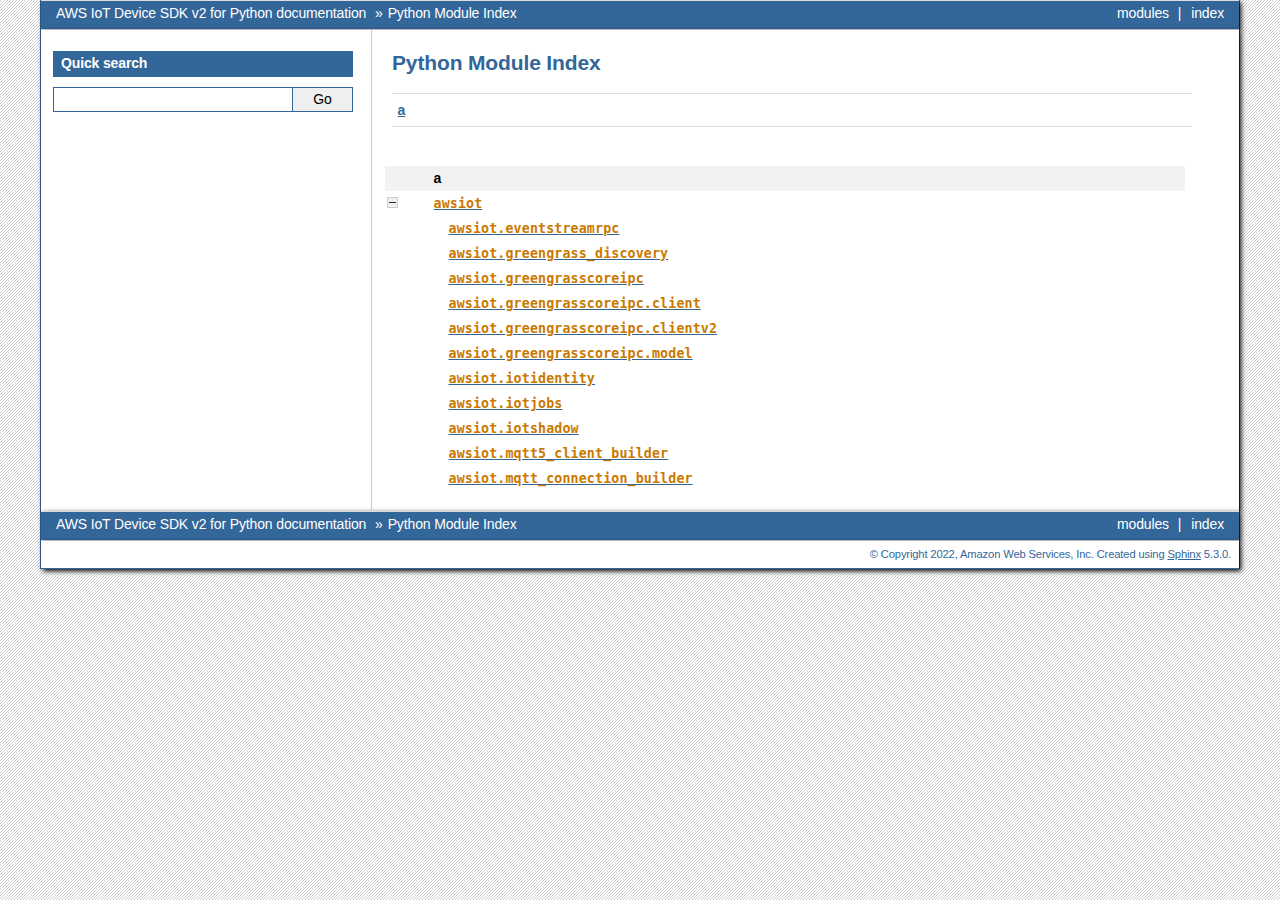
<file: docs/py-modindex.html>
<!doctype html>

<html lang="en">
  <head>
    <meta charset="utf-8" />
    <meta name="viewport" content="width=device-width, initial-scale=1.0" />
    <title>Python Module Index &#8212; AWS IoT Device SDK v2 for Python  documentation</title>
    <link rel="stylesheet" type="text/css" href="_static/pygments.css" />
    <link rel="stylesheet" type="text/css" href="_static/css/custom.css" />
    
    <script data-url_root="./" id="documentation_options" src="_static/documentation_options.js"></script>
    <script src="_static/jquery.js"></script>
    <script src="_static/underscore.js"></script>
    <script src="_static/_sphinx_javascript_frameworks_compat.js"></script>
    <script src="_static/doctools.js"></script>
    <script src="_static/sphinx_highlight.js"></script>
    <script src="_static/bizstyle.js"></script>
    <link rel="index" title="Index" href="genindex.html" />
    <link rel="search" title="Search" href="search.html" />

    <meta name="viewport" content="width=device-width,initial-scale=1.0" />
    <!--[if lt IE 9]>
    <script src="_static/css3-mediaqueries.js"></script>
    <![endif]-->


  </head><body>
    <div class="related" role="navigation" aria-label="related navigation">
      <h3>Navigation</h3>
      <ul>
        <li class="right" style="margin-right: 10px">
          <a href="genindex.html" title="General Index"
             accesskey="I">index</a></li>
        <li class="right" >
          <a href="#" title="Python Module Index"
             >modules</a> |</li>
        <li class="nav-item nav-item-0"><a href="index.html">AWS IoT Device SDK v2 for Python  documentation</a> &#187;</li>
        <li class="nav-item nav-item-this"><a href="">Python Module Index</a></li> 
      </ul>
    </div>  

    <div class="document">
      <div class="documentwrapper">
        <div class="bodywrapper">
          <div class="body" role="main">
            

   <h1>Python Module Index</h1>

   <div class="modindex-jumpbox">
   <a href="#cap-a"><strong>a</strong></a>
   </div>

   <table class="indextable modindextable">
     <tr class="pcap"><td></td><td>&#160;</td><td></td></tr>
     <tr class="cap" id="cap-a"><td></td><td>
       <strong>a</strong></td><td></td></tr>
     <tr>
       <td><img src="_static/minus.png" class="toggler"
              id="toggle-1" style="display: none" alt="-" /></td>
       <td>
       <a href="awsiot/awsiot.html#module-awsiot"><code class="xref">awsiot</code></a></td><td>
       <em></em></td></tr>
     <tr class="cg-1">
       <td></td>
       <td>&#160;&#160;&#160;
       <a href="awsiot/eventstreamrpc.html#module-awsiot.eventstreamrpc"><code class="xref">awsiot.eventstreamrpc</code></a></td><td>
       <em></em></td></tr>
     <tr class="cg-1">
       <td></td>
       <td>&#160;&#160;&#160;
       <a href="awsiot/greengrass_discovery.html#module-awsiot.greengrass_discovery"><code class="xref">awsiot.greengrass_discovery</code></a></td><td>
       <em></em></td></tr>
     <tr class="cg-1">
       <td></td>
       <td>&#160;&#160;&#160;
       <a href="awsiot/greengrasscoreipc.html#module-awsiot.greengrasscoreipc"><code class="xref">awsiot.greengrasscoreipc</code></a></td><td>
       <em></em></td></tr>
     <tr class="cg-1">
       <td></td>
       <td>&#160;&#160;&#160;
       <a href="awsiot/greengrasscoreipc.html#module-awsiot.greengrasscoreipc.client"><code class="xref">awsiot.greengrasscoreipc.client</code></a></td><td>
       <em></em></td></tr>
     <tr class="cg-1">
       <td></td>
       <td>&#160;&#160;&#160;
       <a href="awsiot/greengrasscoreipc.html#module-awsiot.greengrasscoreipc.clientv2"><code class="xref">awsiot.greengrasscoreipc.clientv2</code></a></td><td>
       <em></em></td></tr>
     <tr class="cg-1">
       <td></td>
       <td>&#160;&#160;&#160;
       <a href="awsiot/greengrasscoreipc.html#module-awsiot.greengrasscoreipc.model"><code class="xref">awsiot.greengrasscoreipc.model</code></a></td><td>
       <em></em></td></tr>
     <tr class="cg-1">
       <td></td>
       <td>&#160;&#160;&#160;
       <a href="awsiot/iotidentity.html#module-awsiot.iotidentity"><code class="xref">awsiot.iotidentity</code></a></td><td>
       <em></em></td></tr>
     <tr class="cg-1">
       <td></td>
       <td>&#160;&#160;&#160;
       <a href="awsiot/iotjobs.html#module-awsiot.iotjobs"><code class="xref">awsiot.iotjobs</code></a></td><td>
       <em></em></td></tr>
     <tr class="cg-1">
       <td></td>
       <td>&#160;&#160;&#160;
       <a href="awsiot/iotshadow.html#module-awsiot.iotshadow"><code class="xref">awsiot.iotshadow</code></a></td><td>
       <em></em></td></tr>
     <tr class="cg-1">
       <td></td>
       <td>&#160;&#160;&#160;
       <a href="awsiot/mqtt5_client_builder.html#module-awsiot.mqtt5_client_builder"><code class="xref">awsiot.mqtt5_client_builder</code></a></td><td>
       <em></em></td></tr>
     <tr class="cg-1">
       <td></td>
       <td>&#160;&#160;&#160;
       <a href="awsiot/mqtt_connection_builder.html#module-awsiot.mqtt_connection_builder"><code class="xref">awsiot.mqtt_connection_builder</code></a></td><td>
       <em></em></td></tr>
   </table>


            <div class="clearer"></div>
          </div>
        </div>
      </div>
      <div class="sphinxsidebar" role="navigation" aria-label="main navigation">
        <div class="sphinxsidebarwrapper">
<div id="searchbox" style="display: none" role="search">
  <h3 id="searchlabel">Quick search</h3>
    <div class="searchformwrapper">
    <form class="search" action="search.html" method="get">
      <input type="text" name="q" aria-labelledby="searchlabel" autocomplete="off" autocorrect="off" autocapitalize="off" spellcheck="false"/>
      <input type="submit" value="Go" />
    </form>
    </div>
</div>
<script>document.getElementById('searchbox').style.display = "block"</script>
        </div>
      </div>
      <div class="clearer"></div>
    </div>
    <div class="related" role="navigation" aria-label="related navigation">
      <h3>Navigation</h3>
      <ul>
        <li class="right" style="margin-right: 10px">
          <a href="genindex.html" title="General Index"
             >index</a></li>
        <li class="right" >
          <a href="#" title="Python Module Index"
             >modules</a> |</li>
        <li class="nav-item nav-item-0"><a href="index.html">AWS IoT Device SDK v2 for Python  documentation</a> &#187;</li>
        <li class="nav-item nav-item-this"><a href="">Python Module Index</a></li> 
      </ul>
    </div>
    <div class="footer" role="contentinfo">
        &#169; Copyright 2022, Amazon Web Services, Inc.
      Created using <a href="https://www.sphinx-doc.org/">Sphinx</a> 5.3.0.
    </div>
  </body>
</html>
</file>
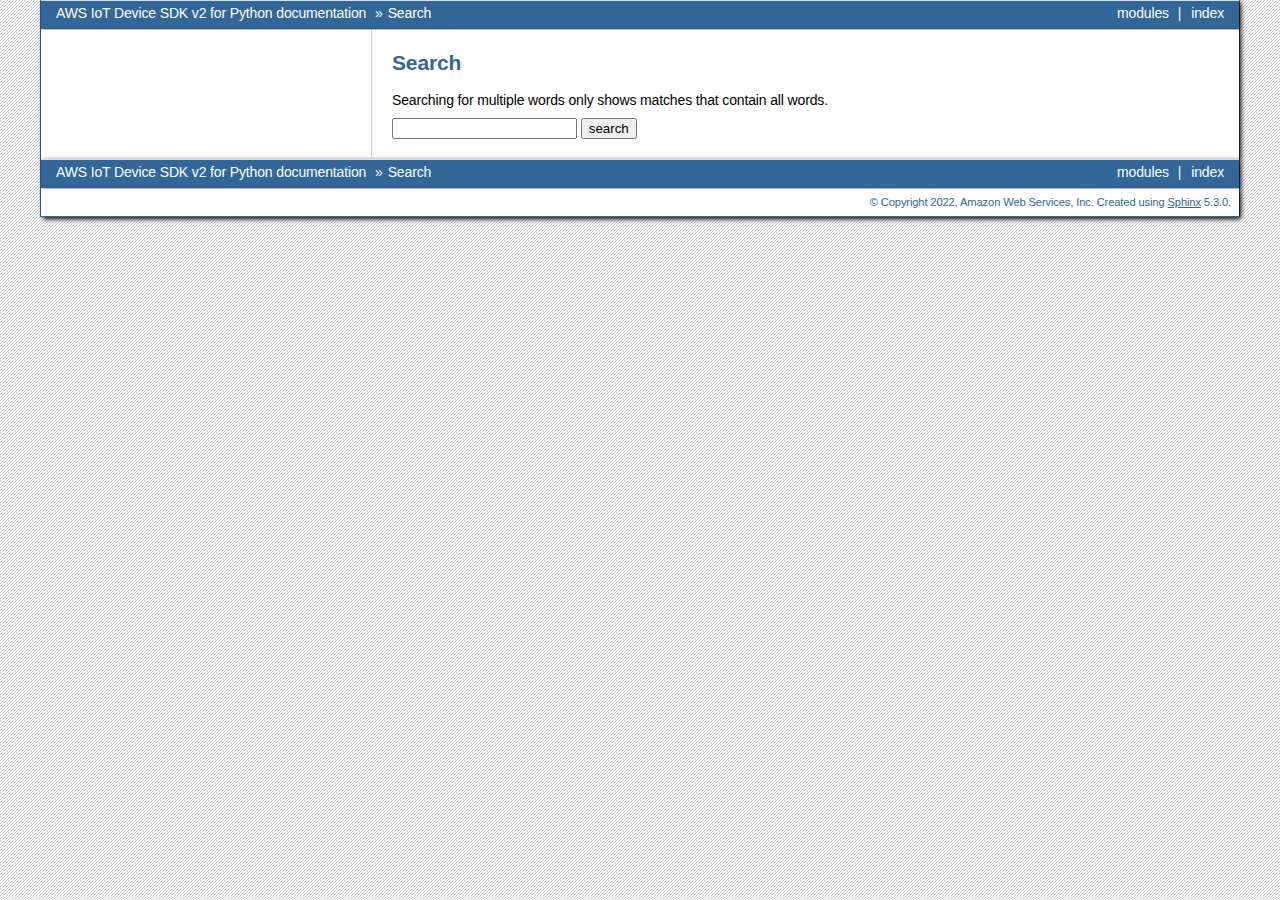
<file: docs/search.html>
<!doctype html>

<html lang="en">
  <head>
    <meta charset="utf-8" />
    <meta name="viewport" content="width=device-width, initial-scale=1.0" />
    <title>Search &#8212; AWS IoT Device SDK v2 for Python  documentation</title>
    <link rel="stylesheet" type="text/css" href="_static/pygments.css" />
    <link rel="stylesheet" type="text/css" href="_static/css/custom.css" />
    
    
    <script data-url_root="./" id="documentation_options" src="_static/documentation_options.js"></script>
    <script src="_static/jquery.js"></script>
    <script src="_static/underscore.js"></script>
    <script src="_static/_sphinx_javascript_frameworks_compat.js"></script>
    <script src="_static/doctools.js"></script>
    <script src="_static/sphinx_highlight.js"></script>
    <script src="_static/bizstyle.js"></script>
    <script src="_static/searchtools.js"></script>
    <script src="_static/language_data.js"></script>
    <link rel="index" title="Index" href="genindex.html" />
    <link rel="search" title="Search" href="#" />
  <script src="searchindex.js" defer></script>
  
    <meta name="viewport" content="width=device-width,initial-scale=1.0" />
    <!--[if lt IE 9]>
    <script src="_static/css3-mediaqueries.js"></script>
    <![endif]-->

  </head><body>
    <div class="related" role="navigation" aria-label="related navigation">
      <h3>Navigation</h3>
      <ul>
        <li class="right" style="margin-right: 10px">
          <a href="genindex.html" title="General Index"
             accesskey="I">index</a></li>
        <li class="right" >
          <a href="py-modindex.html" title="Python Module Index"
             >modules</a> |</li>
        <li class="nav-item nav-item-0"><a href="index.html">AWS IoT Device SDK v2 for Python  documentation</a> &#187;</li>
        <li class="nav-item nav-item-this"><a href="">Search</a></li> 
      </ul>
    </div>  

    <div class="document">
      <div class="documentwrapper">
        <div class="bodywrapper">
          <div class="body" role="main">
            
  <h1 id="search-documentation">Search</h1>
  
  <noscript>
  <div class="admonition warning">
  <p>
    Please activate JavaScript to enable the search
    functionality.
  </p>
  </div>
  </noscript>
  
  
  <p>
    Searching for multiple words only shows matches that contain
    all words.
  </p>
  
  
  <form action="" method="get">
    <input type="text" name="q" aria-labelledby="search-documentation" value="" autocomplete="off" autocorrect="off" autocapitalize="off" spellcheck="false"/>
    <input type="submit" value="search" />
    <span id="search-progress" style="padding-left: 10px"></span>
  </form>
  
  
  
  <div id="search-results">
  
  </div>
  

            <div class="clearer"></div>
          </div>
        </div>
      </div>
      <div class="sphinxsidebar" role="navigation" aria-label="main navigation">
        <div class="sphinxsidebarwrapper">
        </div>
      </div>
      <div class="clearer"></div>
    </div>
    <div class="related" role="navigation" aria-label="related navigation">
      <h3>Navigation</h3>
      <ul>
        <li class="right" style="margin-right: 10px">
          <a href="genindex.html" title="General Index"
             >index</a></li>
        <li class="right" >
          <a href="py-modindex.html" title="Python Module Index"
             >modules</a> |</li>
        <li class="nav-item nav-item-0"><a href="index.html">AWS IoT Device SDK v2 for Python  documentation</a> &#187;</li>
        <li class="nav-item nav-item-this"><a href="">Search</a></li> 
      </ul>
    </div>
    <div class="footer" role="contentinfo">
        &#169; Copyright 2022, Amazon Web Services, Inc.
      Created using <a href="https://www.sphinx-doc.org/">Sphinx</a> 5.3.0.
    </div>
  </body>
</html>
</file>
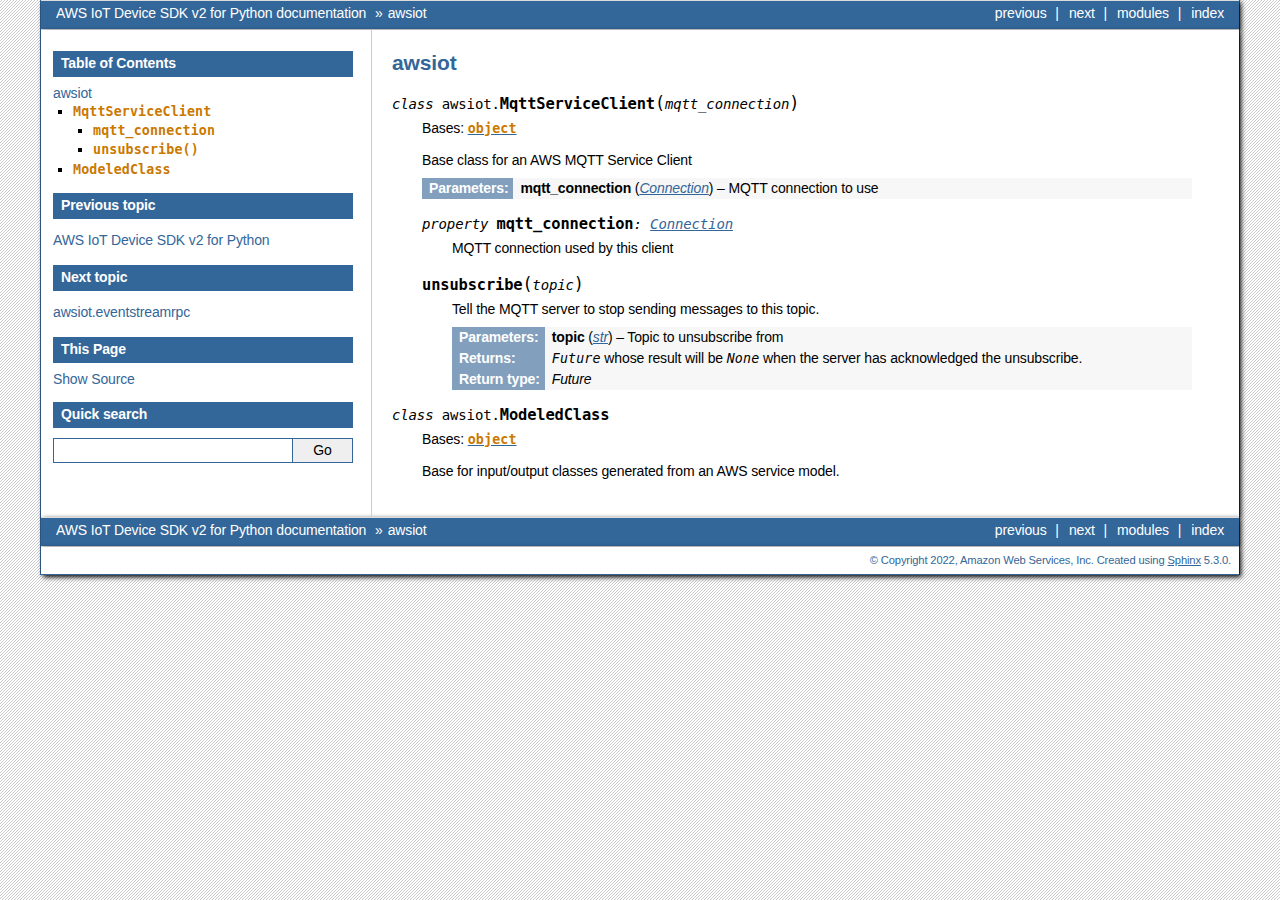
<file: docs/awsiot/awsiot.html>
<!doctype html>

<html lang="en">
  <head>
    <meta charset="utf-8" />
    <meta name="viewport" content="width=device-width, initial-scale=1.0" /><meta name="generator" content="Docutils 0.19: https://docutils.sourceforge.io/" />

    <title>awsiot &#8212; AWS IoT Device SDK v2 for Python  documentation</title>
    <link rel="stylesheet" type="text/css" href="../_static/pygments.css" />
    <link rel="stylesheet" type="text/css" href="../_static/css/custom.css" />
    
    <script data-url_root="../" id="documentation_options" src="../_static/documentation_options.js"></script>
    <script src="../_static/jquery.js"></script>
    <script src="../_static/underscore.js"></script>
    <script src="../_static/_sphinx_javascript_frameworks_compat.js"></script>
    <script src="../_static/doctools.js"></script>
    <script src="../_static/sphinx_highlight.js"></script>
    <script src="../_static/bizstyle.js"></script>
    <link rel="index" title="Index" href="../genindex.html" />
    <link rel="search" title="Search" href="../search.html" />
    <link rel="next" title="awsiot.eventstreamrpc" href="eventstreamrpc.html" />
    <link rel="prev" title="AWS IoT Device SDK v2 for Python" href="../index.html" />
    <meta name="viewport" content="width=device-width,initial-scale=1.0" />
    <!--[if lt IE 9]>
    <script src="_static/css3-mediaqueries.js"></script>
    <![endif]-->
  </head><body>
    <div class="related" role="navigation" aria-label="related navigation">
      <h3>Navigation</h3>
      <ul>
        <li class="right" style="margin-right: 10px">
          <a href="../genindex.html" title="General Index"
             accesskey="I">index</a></li>
        <li class="right" >
          <a href="../py-modindex.html" title="Python Module Index"
             >modules</a> |</li>
        <li class="right" >
          <a href="eventstreamrpc.html" title="awsiot.eventstreamrpc"
             accesskey="N">next</a> |</li>
        <li class="right" >
          <a href="../index.html" title="AWS IoT Device SDK v2 for Python"
             accesskey="P">previous</a> |</li>
        <li class="nav-item nav-item-0"><a href="../index.html">AWS IoT Device SDK v2 for Python  documentation</a> &#187;</li>
        <li class="nav-item nav-item-this"><a href="">awsiot</a></li> 
      </ul>
    </div>  

    <div class="document">
      <div class="documentwrapper">
        <div class="bodywrapper">
          <div class="body" role="main">
            
  <section id="module-awsiot">
<span id="awsiot"></span><h1>awsiot<a class="headerlink" href="#module-awsiot" title="Permalink to this heading">¶</a></h1>
<dl class="py class">
<dt class="sig sig-object py" id="awsiot.MqttServiceClient">
<em class="property"><span class="pre">class</span><span class="w"> </span></em><span class="sig-prename descclassname"><span class="pre">awsiot.</span></span><span class="sig-name descname"><span class="pre">MqttServiceClient</span></span><span class="sig-paren">(</span><em class="sig-param"><span class="n"><span class="pre">mqtt_connection</span></span></em><span class="sig-paren">)</span><a class="headerlink" href="#awsiot.MqttServiceClient" title="Permalink to this definition">¶</a></dt>
<dd><p>Bases: <a class="reference external" href="https://docs.python.org/3/library/functions.html#object" title="(in Python v3.11)"><code class="xref py py-class docutils literal notranslate"><span class="pre">object</span></code></a></p>
<p>Base class for an AWS MQTT Service Client</p>
<dl class="field-list simple">
<dt class="field-odd">Parameters<span class="colon">:</span></dt>
<dd class="field-odd"><p><strong>mqtt_connection</strong> (<a class="reference external" href="https://awslabs.github.io/aws-crt-python/api/mqtt.html#awscrt.mqtt.Connection" title="(in awscrt)"><em>Connection</em></a>) – MQTT connection to use</p>
</dd>
</dl>
<dl class="py property">
<dt class="sig sig-object py" id="awsiot.MqttServiceClient.mqtt_connection">
<em class="property"><span class="pre">property</span><span class="w"> </span></em><span class="sig-name descname"><span class="pre">mqtt_connection</span></span><em class="property"><span class="p"><span class="pre">:</span></span><span class="w"> </span><a class="reference external" href="https://awslabs.github.io/aws-crt-python/api/mqtt.html#awscrt.mqtt.Connection" title="(in awscrt)"><span class="pre">Connection</span></a></em><a class="headerlink" href="#awsiot.MqttServiceClient.mqtt_connection" title="Permalink to this definition">¶</a></dt>
<dd><p>MQTT connection used by this client</p>
</dd></dl>

<dl class="py method">
<dt class="sig sig-object py" id="awsiot.MqttServiceClient.unsubscribe">
<span class="sig-name descname"><span class="pre">unsubscribe</span></span><span class="sig-paren">(</span><em class="sig-param"><span class="n"><span class="pre">topic</span></span></em><span class="sig-paren">)</span><a class="headerlink" href="#awsiot.MqttServiceClient.unsubscribe" title="Permalink to this definition">¶</a></dt>
<dd><p>Tell the MQTT server to stop sending messages to this topic.</p>
<dl class="field-list simple">
<dt class="field-odd">Parameters<span class="colon">:</span></dt>
<dd class="field-odd"><p><strong>topic</strong> (<a class="reference external" href="https://docs.python.org/3/library/stdtypes.html#str" title="(in Python v3.11)"><em>str</em></a>) – Topic to unsubscribe from</p>
</dd>
<dt class="field-even">Returns<span class="colon">:</span></dt>
<dd class="field-even"><p><cite>Future</cite> whose result will be <cite>None</cite> when the server
has acknowledged the unsubscribe.</p>
</dd>
<dt class="field-odd">Return type<span class="colon">:</span></dt>
<dd class="field-odd"><p><em>Future</em></p>
</dd>
</dl>
</dd></dl>

</dd></dl>

<dl class="py class">
<dt class="sig sig-object py" id="awsiot.ModeledClass">
<em class="property"><span class="pre">class</span><span class="w"> </span></em><span class="sig-prename descclassname"><span class="pre">awsiot.</span></span><span class="sig-name descname"><span class="pre">ModeledClass</span></span><a class="headerlink" href="#awsiot.ModeledClass" title="Permalink to this definition">¶</a></dt>
<dd><p>Bases: <a class="reference external" href="https://docs.python.org/3/library/functions.html#object" title="(in Python v3.11)"><code class="xref py py-class docutils literal notranslate"><span class="pre">object</span></code></a></p>
<p>Base for input/output classes generated from an AWS service model.</p>
</dd></dl>

</section>


            <div class="clearer"></div>
          </div>
        </div>
      </div>
      <div class="sphinxsidebar" role="navigation" aria-label="main navigation">
        <div class="sphinxsidebarwrapper">
  <div>
    <h3><a href="../index.html">Table of Contents</a></h3>
    <ul>
<li><a class="reference internal" href="#">awsiot</a><ul>
<li><a class="reference internal" href="#awsiot.MqttServiceClient"><code class="docutils literal notranslate"><span class="pre">MqttServiceClient</span></code></a><ul>
<li><a class="reference internal" href="#awsiot.MqttServiceClient.mqtt_connection"><code class="docutils literal notranslate"><span class="pre">mqtt_connection</span></code></a></li>
<li><a class="reference internal" href="#awsiot.MqttServiceClient.unsubscribe"><code class="docutils literal notranslate"><span class="pre">unsubscribe()</span></code></a></li>
</ul>
</li>
<li><a class="reference internal" href="#awsiot.ModeledClass"><code class="docutils literal notranslate"><span class="pre">ModeledClass</span></code></a></li>
</ul>
</li>
</ul>

  </div>
  <div>
    <h4>Previous topic</h4>
    <p class="topless"><a href="../index.html"
                          title="previous chapter">AWS IoT Device SDK v2 for Python</a></p>
  </div>
  <div>
    <h4>Next topic</h4>
    <p class="topless"><a href="eventstreamrpc.html"
                          title="next chapter">awsiot.eventstreamrpc</a></p>
  </div>
  <div role="note" aria-label="source link">
    <h3>This Page</h3>
    <ul class="this-page-menu">
      <li><a href="../_sources/awsiot/awsiot.rst.txt"
            rel="nofollow">Show Source</a></li>
    </ul>
   </div>
<div id="searchbox" style="display: none" role="search">
  <h3 id="searchlabel">Quick search</h3>
    <div class="searchformwrapper">
    <form class="search" action="../search.html" method="get">
      <input type="text" name="q" aria-labelledby="searchlabel" autocomplete="off" autocorrect="off" autocapitalize="off" spellcheck="false"/>
      <input type="submit" value="Go" />
    </form>
    </div>
</div>
<script>document.getElementById('searchbox').style.display = "block"</script>
        </div>
      </div>
      <div class="clearer"></div>
    </div>
    <div class="related" role="navigation" aria-label="related navigation">
      <h3>Navigation</h3>
      <ul>
        <li class="right" style="margin-right: 10px">
          <a href="../genindex.html" title="General Index"
             >index</a></li>
        <li class="right" >
          <a href="../py-modindex.html" title="Python Module Index"
             >modules</a> |</li>
        <li class="right" >
          <a href="eventstreamrpc.html" title="awsiot.eventstreamrpc"
             >next</a> |</li>
        <li class="right" >
          <a href="../index.html" title="AWS IoT Device SDK v2 for Python"
             >previous</a> |</li>
        <li class="nav-item nav-item-0"><a href="../index.html">AWS IoT Device SDK v2 for Python  documentation</a> &#187;</li>
        <li class="nav-item nav-item-this"><a href="">awsiot</a></li> 
      </ul>
    </div>
    <div class="footer" role="contentinfo">
        &#169; Copyright 2022, Amazon Web Services, Inc.
      Created using <a href="https://www.sphinx-doc.org/">Sphinx</a> 5.3.0.
    </div>
  </body>
</html>
</file>
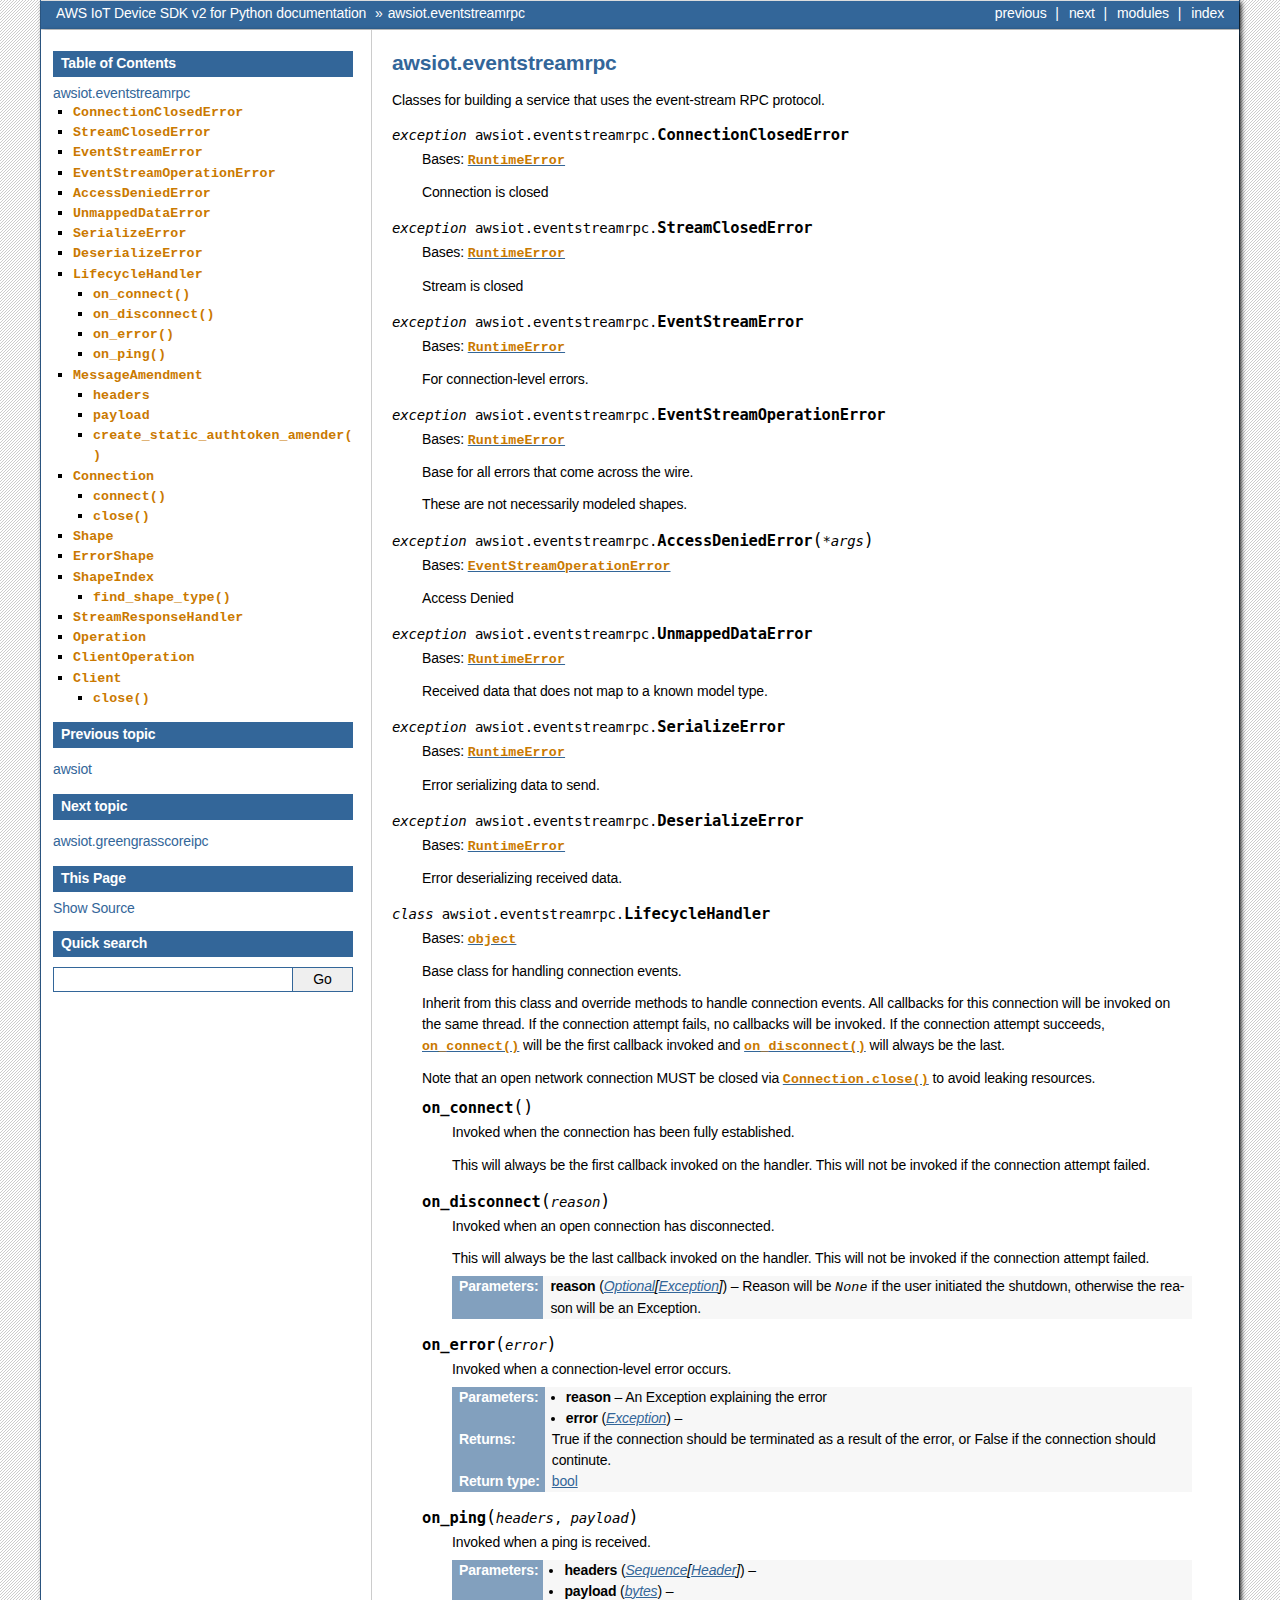
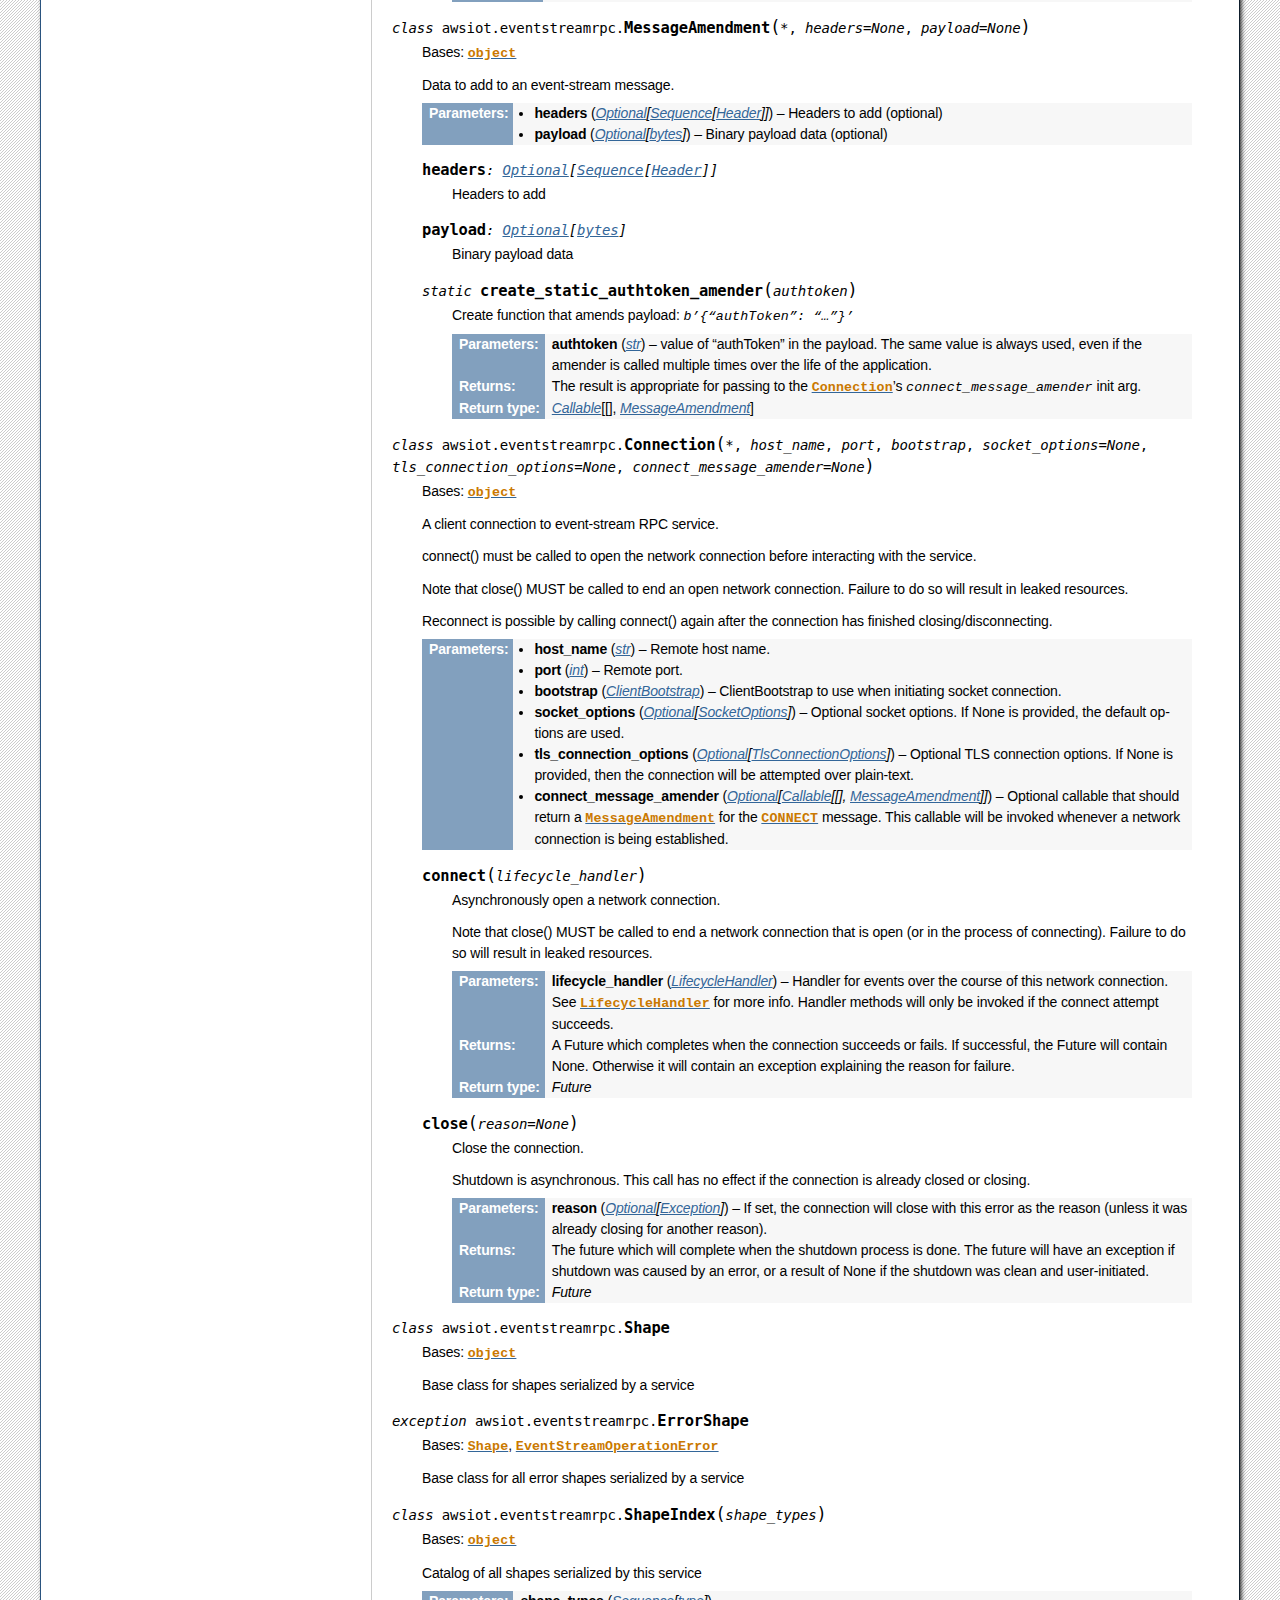
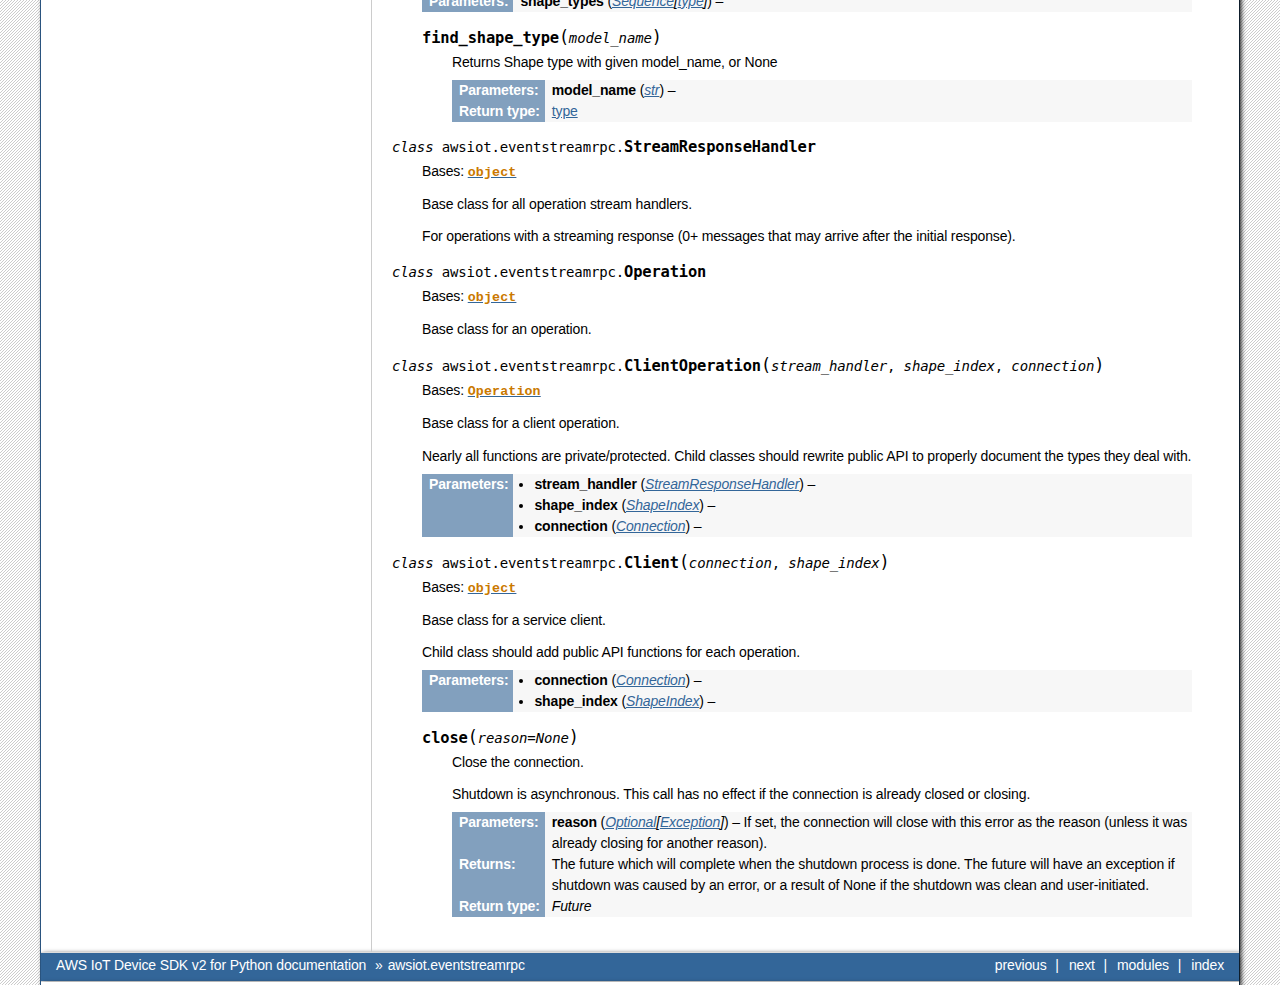
<file: docs/awsiot/eventstreamrpc.html>
<!doctype html>

<html lang="en">
  <head>
    <meta charset="utf-8" />
    <meta name="viewport" content="width=device-width, initial-scale=1.0" /><meta name="generator" content="Docutils 0.19: https://docutils.sourceforge.io/" />

    <title>awsiot.eventstreamrpc &#8212; AWS IoT Device SDK v2 for Python  documentation</title>
    <link rel="stylesheet" type="text/css" href="../_static/pygments.css" />
    <link rel="stylesheet" type="text/css" href="../_static/css/custom.css" />
    
    <script data-url_root="../" id="documentation_options" src="../_static/documentation_options.js"></script>
    <script src="../_static/jquery.js"></script>
    <script src="../_static/underscore.js"></script>
    <script src="../_static/_sphinx_javascript_frameworks_compat.js"></script>
    <script src="../_static/doctools.js"></script>
    <script src="../_static/sphinx_highlight.js"></script>
    <script src="../_static/bizstyle.js"></script>
    <link rel="index" title="Index" href="../genindex.html" />
    <link rel="search" title="Search" href="../search.html" />
    <link rel="next" title="awsiot.greengrasscoreipc" href="greengrasscoreipc.html" />
    <link rel="prev" title="awsiot" href="awsiot.html" />
    <meta name="viewport" content="width=device-width,initial-scale=1.0" />
    <!--[if lt IE 9]>
    <script src="_static/css3-mediaqueries.js"></script>
    <![endif]-->
  </head><body>
    <div class="related" role="navigation" aria-label="related navigation">
      <h3>Navigation</h3>
      <ul>
        <li class="right" style="margin-right: 10px">
          <a href="../genindex.html" title="General Index"
             accesskey="I">index</a></li>
        <li class="right" >
          <a href="../py-modindex.html" title="Python Module Index"
             >modules</a> |</li>
        <li class="right" >
          <a href="greengrasscoreipc.html" title="awsiot.greengrasscoreipc"
             accesskey="N">next</a> |</li>
        <li class="right" >
          <a href="awsiot.html" title="awsiot"
             accesskey="P">previous</a> |</li>
        <li class="nav-item nav-item-0"><a href="../index.html">AWS IoT Device SDK v2 for Python  documentation</a> &#187;</li>
        <li class="nav-item nav-item-this"><a href="">awsiot.eventstreamrpc</a></li> 
      </ul>
    </div>  

    <div class="document">
      <div class="documentwrapper">
        <div class="bodywrapper">
          <div class="body" role="main">
            
  <section id="module-awsiot.eventstreamrpc">
<span id="awsiot-eventstreamrpc"></span><h1>awsiot.eventstreamrpc<a class="headerlink" href="#module-awsiot.eventstreamrpc" title="Permalink to this heading">¶</a></h1>
<p>Classes for building a service that uses the event-stream RPC protocol.</p>
<dl class="py exception">
<dt class="sig sig-object py" id="awsiot.eventstreamrpc.ConnectionClosedError">
<em class="property"><span class="pre">exception</span><span class="w"> </span></em><span class="sig-prename descclassname"><span class="pre">awsiot.eventstreamrpc.</span></span><span class="sig-name descname"><span class="pre">ConnectionClosedError</span></span><a class="headerlink" href="#awsiot.eventstreamrpc.ConnectionClosedError" title="Permalink to this definition">¶</a></dt>
<dd><p>Bases: <a class="reference external" href="https://docs.python.org/3/library/exceptions.html#RuntimeError" title="(in Python v3.11)"><code class="xref py py-class docutils literal notranslate"><span class="pre">RuntimeError</span></code></a></p>
<p>Connection is closed</p>
</dd></dl>

<dl class="py exception">
<dt class="sig sig-object py" id="awsiot.eventstreamrpc.StreamClosedError">
<em class="property"><span class="pre">exception</span><span class="w"> </span></em><span class="sig-prename descclassname"><span class="pre">awsiot.eventstreamrpc.</span></span><span class="sig-name descname"><span class="pre">StreamClosedError</span></span><a class="headerlink" href="#awsiot.eventstreamrpc.StreamClosedError" title="Permalink to this definition">¶</a></dt>
<dd><p>Bases: <a class="reference external" href="https://docs.python.org/3/library/exceptions.html#RuntimeError" title="(in Python v3.11)"><code class="xref py py-class docutils literal notranslate"><span class="pre">RuntimeError</span></code></a></p>
<p>Stream is closed</p>
</dd></dl>

<dl class="py exception">
<dt class="sig sig-object py" id="awsiot.eventstreamrpc.EventStreamError">
<em class="property"><span class="pre">exception</span><span class="w"> </span></em><span class="sig-prename descclassname"><span class="pre">awsiot.eventstreamrpc.</span></span><span class="sig-name descname"><span class="pre">EventStreamError</span></span><a class="headerlink" href="#awsiot.eventstreamrpc.EventStreamError" title="Permalink to this definition">¶</a></dt>
<dd><p>Bases: <a class="reference external" href="https://docs.python.org/3/library/exceptions.html#RuntimeError" title="(in Python v3.11)"><code class="xref py py-class docutils literal notranslate"><span class="pre">RuntimeError</span></code></a></p>
<p>For connection-level errors.</p>
</dd></dl>

<dl class="py exception">
<dt class="sig sig-object py" id="awsiot.eventstreamrpc.EventStreamOperationError">
<em class="property"><span class="pre">exception</span><span class="w"> </span></em><span class="sig-prename descclassname"><span class="pre">awsiot.eventstreamrpc.</span></span><span class="sig-name descname"><span class="pre">EventStreamOperationError</span></span><a class="headerlink" href="#awsiot.eventstreamrpc.EventStreamOperationError" title="Permalink to this definition">¶</a></dt>
<dd><p>Bases: <a class="reference external" href="https://docs.python.org/3/library/exceptions.html#RuntimeError" title="(in Python v3.11)"><code class="xref py py-class docutils literal notranslate"><span class="pre">RuntimeError</span></code></a></p>
<p>Base for all errors that come across the wire.</p>
<p>These are not necessarily modeled shapes.</p>
</dd></dl>

<dl class="py exception">
<dt class="sig sig-object py" id="awsiot.eventstreamrpc.AccessDeniedError">
<em class="property"><span class="pre">exception</span><span class="w"> </span></em><span class="sig-prename descclassname"><span class="pre">awsiot.eventstreamrpc.</span></span><span class="sig-name descname"><span class="pre">AccessDeniedError</span></span><span class="sig-paren">(</span><em class="sig-param"><span class="o"><span class="pre">*</span></span><span class="n"><span class="pre">args</span></span></em><span class="sig-paren">)</span><a class="headerlink" href="#awsiot.eventstreamrpc.AccessDeniedError" title="Permalink to this definition">¶</a></dt>
<dd><p>Bases: <a class="reference internal" href="#awsiot.eventstreamrpc.EventStreamOperationError" title="awsiot.eventstreamrpc.EventStreamOperationError"><code class="xref py py-class docutils literal notranslate"><span class="pre">EventStreamOperationError</span></code></a></p>
<p>Access Denied</p>
</dd></dl>

<dl class="py exception">
<dt class="sig sig-object py" id="awsiot.eventstreamrpc.UnmappedDataError">
<em class="property"><span class="pre">exception</span><span class="w"> </span></em><span class="sig-prename descclassname"><span class="pre">awsiot.eventstreamrpc.</span></span><span class="sig-name descname"><span class="pre">UnmappedDataError</span></span><a class="headerlink" href="#awsiot.eventstreamrpc.UnmappedDataError" title="Permalink to this definition">¶</a></dt>
<dd><p>Bases: <a class="reference external" href="https://docs.python.org/3/library/exceptions.html#RuntimeError" title="(in Python v3.11)"><code class="xref py py-class docutils literal notranslate"><span class="pre">RuntimeError</span></code></a></p>
<p>Received data that does not map to a known model type.</p>
</dd></dl>

<dl class="py exception">
<dt class="sig sig-object py" id="awsiot.eventstreamrpc.SerializeError">
<em class="property"><span class="pre">exception</span><span class="w"> </span></em><span class="sig-prename descclassname"><span class="pre">awsiot.eventstreamrpc.</span></span><span class="sig-name descname"><span class="pre">SerializeError</span></span><a class="headerlink" href="#awsiot.eventstreamrpc.SerializeError" title="Permalink to this definition">¶</a></dt>
<dd><p>Bases: <a class="reference external" href="https://docs.python.org/3/library/exceptions.html#RuntimeError" title="(in Python v3.11)"><code class="xref py py-class docutils literal notranslate"><span class="pre">RuntimeError</span></code></a></p>
<p>Error serializing data to send.</p>
</dd></dl>

<dl class="py exception">
<dt class="sig sig-object py" id="awsiot.eventstreamrpc.DeserializeError">
<em class="property"><span class="pre">exception</span><span class="w"> </span></em><span class="sig-prename descclassname"><span class="pre">awsiot.eventstreamrpc.</span></span><span class="sig-name descname"><span class="pre">DeserializeError</span></span><a class="headerlink" href="#awsiot.eventstreamrpc.DeserializeError" title="Permalink to this definition">¶</a></dt>
<dd><p>Bases: <a class="reference external" href="https://docs.python.org/3/library/exceptions.html#RuntimeError" title="(in Python v3.11)"><code class="xref py py-class docutils literal notranslate"><span class="pre">RuntimeError</span></code></a></p>
<p>Error deserializing received data.</p>
</dd></dl>

<dl class="py class">
<dt class="sig sig-object py" id="awsiot.eventstreamrpc.LifecycleHandler">
<em class="property"><span class="pre">class</span><span class="w"> </span></em><span class="sig-prename descclassname"><span class="pre">awsiot.eventstreamrpc.</span></span><span class="sig-name descname"><span class="pre">LifecycleHandler</span></span><a class="headerlink" href="#awsiot.eventstreamrpc.LifecycleHandler" title="Permalink to this definition">¶</a></dt>
<dd><p>Bases: <a class="reference external" href="https://docs.python.org/3/library/functions.html#object" title="(in Python v3.11)"><code class="xref py py-class docutils literal notranslate"><span class="pre">object</span></code></a></p>
<p>Base class for handling connection events.</p>
<p>Inherit from this class and override methods to handle connection events.
All callbacks for this connection will be invoked on the same thread.
If the connection attempt fails, no callbacks will be invoked.
If the connection attempt succeeds, <a class="reference internal" href="#awsiot.eventstreamrpc.LifecycleHandler.on_connect" title="awsiot.eventstreamrpc.LifecycleHandler.on_connect"><code class="xref py py-meth docutils literal notranslate"><span class="pre">on_connect()</span></code></a> will be the first callback
invoked and <a class="reference internal" href="#awsiot.eventstreamrpc.LifecycleHandler.on_disconnect" title="awsiot.eventstreamrpc.LifecycleHandler.on_disconnect"><code class="xref py py-meth docutils literal notranslate"><span class="pre">on_disconnect()</span></code></a> will always be the last.</p>
<p>Note that an open network connection MUST be closed via <a class="reference internal" href="#awsiot.eventstreamrpc.Connection.close" title="awsiot.eventstreamrpc.Connection.close"><code class="xref py py-meth docutils literal notranslate"><span class="pre">Connection.close()</span></code></a>
to avoid leaking resources.</p>
<dl class="py method">
<dt class="sig sig-object py" id="awsiot.eventstreamrpc.LifecycleHandler.on_connect">
<span class="sig-name descname"><span class="pre">on_connect</span></span><span class="sig-paren">(</span><span class="sig-paren">)</span><a class="headerlink" href="#awsiot.eventstreamrpc.LifecycleHandler.on_connect" title="Permalink to this definition">¶</a></dt>
<dd><p>Invoked when the connection has been fully established.</p>
<p>This will always be the first callback invoked on the handler.
This will not be invoked if the connection attempt failed.</p>
</dd></dl>

<dl class="py method">
<dt class="sig sig-object py" id="awsiot.eventstreamrpc.LifecycleHandler.on_disconnect">
<span class="sig-name descname"><span class="pre">on_disconnect</span></span><span class="sig-paren">(</span><em class="sig-param"><span class="n"><span class="pre">reason</span></span></em><span class="sig-paren">)</span><a class="headerlink" href="#awsiot.eventstreamrpc.LifecycleHandler.on_disconnect" title="Permalink to this definition">¶</a></dt>
<dd><p>Invoked when an open connection has disconnected.</p>
<p>This will always be the last callback invoked on the handler.
This will not be invoked if the connection attempt failed.</p>
<dl class="field-list simple">
<dt class="field-odd">Parameters<span class="colon">:</span></dt>
<dd class="field-odd"><p><strong>reason</strong> (<a class="reference external" href="https://docs.python.org/3/library/typing.html#typing.Optional" title="(in Python v3.11)"><em>Optional</em></a><em>[</em><a class="reference external" href="https://docs.python.org/3/library/exceptions.html#Exception" title="(in Python v3.11)"><em>Exception</em></a><em>]</em>) – Reason will be <cite>None</cite> if the user initiated the shutdown,
otherwise the reason will be an Exception.</p>
</dd>
</dl>
</dd></dl>

<dl class="py method">
<dt class="sig sig-object py" id="awsiot.eventstreamrpc.LifecycleHandler.on_error">
<span class="sig-name descname"><span class="pre">on_error</span></span><span class="sig-paren">(</span><em class="sig-param"><span class="n"><span class="pre">error</span></span></em><span class="sig-paren">)</span><a class="headerlink" href="#awsiot.eventstreamrpc.LifecycleHandler.on_error" title="Permalink to this definition">¶</a></dt>
<dd><p>Invoked when a connection-level error occurs.</p>
<dl class="field-list simple">
<dt class="field-odd">Parameters<span class="colon">:</span></dt>
<dd class="field-odd"><ul class="simple">
<li><p><strong>reason</strong> – An Exception explaining the error</p></li>
<li><p><strong>error</strong> (<a class="reference external" href="https://docs.python.org/3/library/exceptions.html#Exception" title="(in Python v3.11)"><em>Exception</em></a>) – </p></li>
</ul>
</dd>
<dt class="field-even">Returns<span class="colon">:</span></dt>
<dd class="field-even"><p>True if the connection should be terminated as a result of the error,
or False if the connection should continute.</p>
</dd>
<dt class="field-odd">Return type<span class="colon">:</span></dt>
<dd class="field-odd"><p><a class="reference external" href="https://docs.python.org/3/library/functions.html#bool" title="(in Python v3.11)">bool</a></p>
</dd>
</dl>
</dd></dl>

<dl class="py method">
<dt class="sig sig-object py" id="awsiot.eventstreamrpc.LifecycleHandler.on_ping">
<span class="sig-name descname"><span class="pre">on_ping</span></span><span class="sig-paren">(</span><em class="sig-param"><span class="n"><span class="pre">headers</span></span></em>, <em class="sig-param"><span class="n"><span class="pre">payload</span></span></em><span class="sig-paren">)</span><a class="headerlink" href="#awsiot.eventstreamrpc.LifecycleHandler.on_ping" title="Permalink to this definition">¶</a></dt>
<dd><p>Invoked when a ping is received.</p>
<dl class="field-list simple">
<dt class="field-odd">Parameters<span class="colon">:</span></dt>
<dd class="field-odd"><ul class="simple">
<li><p><strong>headers</strong> (<a class="reference external" href="https://docs.python.org/3/library/typing.html#typing.Sequence" title="(in Python v3.11)"><em>Sequence</em></a><em>[</em><a class="reference external" href="https://awslabs.github.io/aws-crt-python/api/eventstream.html#awscrt.eventstream.Header" title="(in awscrt)"><em>Header</em></a><em>]</em>) – </p></li>
<li><p><strong>payload</strong> (<a class="reference external" href="https://docs.python.org/3/library/stdtypes.html#bytes" title="(in Python v3.11)"><em>bytes</em></a>) – </p></li>
</ul>
</dd>
</dl>
</dd></dl>

</dd></dl>

<dl class="py class">
<dt class="sig sig-object py" id="awsiot.eventstreamrpc.MessageAmendment">
<em class="property"><span class="pre">class</span><span class="w"> </span></em><span class="sig-prename descclassname"><span class="pre">awsiot.eventstreamrpc.</span></span><span class="sig-name descname"><span class="pre">MessageAmendment</span></span><span class="sig-paren">(</span><em class="sig-param"><span class="o"><span class="pre">*</span></span></em>, <em class="sig-param"><span class="n"><span class="pre">headers</span></span><span class="o"><span class="pre">=</span></span><span class="default_value"><span class="pre">None</span></span></em>, <em class="sig-param"><span class="n"><span class="pre">payload</span></span><span class="o"><span class="pre">=</span></span><span class="default_value"><span class="pre">None</span></span></em><span class="sig-paren">)</span><a class="headerlink" href="#awsiot.eventstreamrpc.MessageAmendment" title="Permalink to this definition">¶</a></dt>
<dd><p>Bases: <a class="reference external" href="https://docs.python.org/3/library/functions.html#object" title="(in Python v3.11)"><code class="xref py py-class docutils literal notranslate"><span class="pre">object</span></code></a></p>
<p>Data to add to an event-stream message.</p>
<dl class="field-list simple">
<dt class="field-odd">Parameters<span class="colon">:</span></dt>
<dd class="field-odd"><ul class="simple">
<li><p><strong>headers</strong> (<a class="reference external" href="https://docs.python.org/3/library/typing.html#typing.Optional" title="(in Python v3.11)"><em>Optional</em></a><em>[</em><a class="reference external" href="https://docs.python.org/3/library/typing.html#typing.Sequence" title="(in Python v3.11)"><em>Sequence</em></a><em>[</em><a class="reference external" href="https://awslabs.github.io/aws-crt-python/api/eventstream.html#awscrt.eventstream.Header" title="(in awscrt)"><em>Header</em></a><em>]</em><em>]</em>) – Headers to add (optional)</p></li>
<li><p><strong>payload</strong> (<a class="reference external" href="https://docs.python.org/3/library/typing.html#typing.Optional" title="(in Python v3.11)"><em>Optional</em></a><em>[</em><a class="reference external" href="https://docs.python.org/3/library/stdtypes.html#bytes" title="(in Python v3.11)"><em>bytes</em></a><em>]</em>) – Binary payload data (optional)</p></li>
</ul>
</dd>
</dl>
<dl class="py attribute">
<dt class="sig sig-object py" id="awsiot.eventstreamrpc.MessageAmendment.headers">
<span class="sig-name descname"><span class="pre">headers</span></span><em class="property"><span class="p"><span class="pre">:</span></span><span class="w"> </span><a class="reference external" href="https://docs.python.org/3/library/typing.html#typing.Optional" title="(in Python v3.11)"><span class="pre">Optional</span></a><span class="p"><span class="pre">[</span></span><a class="reference external" href="https://docs.python.org/3/library/typing.html#typing.Sequence" title="(in Python v3.11)"><span class="pre">Sequence</span></a><span class="p"><span class="pre">[</span></span><a class="reference external" href="https://awslabs.github.io/aws-crt-python/api/eventstream.html#awscrt.eventstream.Header" title="(in awscrt)"><span class="pre">Header</span></a><span class="p"><span class="pre">]</span></span><span class="p"><span class="pre">]</span></span></em><a class="headerlink" href="#awsiot.eventstreamrpc.MessageAmendment.headers" title="Permalink to this definition">¶</a></dt>
<dd><p>Headers to add</p>
</dd></dl>

<dl class="py attribute">
<dt class="sig sig-object py" id="awsiot.eventstreamrpc.MessageAmendment.payload">
<span class="sig-name descname"><span class="pre">payload</span></span><em class="property"><span class="p"><span class="pre">:</span></span><span class="w"> </span><a class="reference external" href="https://docs.python.org/3/library/typing.html#typing.Optional" title="(in Python v3.11)"><span class="pre">Optional</span></a><span class="p"><span class="pre">[</span></span><a class="reference external" href="https://docs.python.org/3/library/stdtypes.html#bytes" title="(in Python v3.11)"><span class="pre">bytes</span></a><span class="p"><span class="pre">]</span></span></em><a class="headerlink" href="#awsiot.eventstreamrpc.MessageAmendment.payload" title="Permalink to this definition">¶</a></dt>
<dd><p>Binary payload data</p>
</dd></dl>

<dl class="py method">
<dt class="sig sig-object py" id="awsiot.eventstreamrpc.MessageAmendment.create_static_authtoken_amender">
<em class="property"><span class="pre">static</span><span class="w"> </span></em><span class="sig-name descname"><span class="pre">create_static_authtoken_amender</span></span><span class="sig-paren">(</span><em class="sig-param"><span class="n"><span class="pre">authtoken</span></span></em><span class="sig-paren">)</span><a class="headerlink" href="#awsiot.eventstreamrpc.MessageAmendment.create_static_authtoken_amender" title="Permalink to this definition">¶</a></dt>
<dd><p>Create function that amends payload: <cite>b’{“authToken”: “…”}’</cite></p>
<dl class="field-list simple">
<dt class="field-odd">Parameters<span class="colon">:</span></dt>
<dd class="field-odd"><p><strong>authtoken</strong> (<a class="reference external" href="https://docs.python.org/3/library/stdtypes.html#str" title="(in Python v3.11)"><em>str</em></a>) – value of “authToken” in the payload.
The same value is always used, even if the amender
is called multiple times over the life of the application.</p>
</dd>
<dt class="field-even">Returns<span class="colon">:</span></dt>
<dd class="field-even"><p>The result is appropriate for passing to the <a class="reference internal" href="#awsiot.eventstreamrpc.Connection" title="awsiot.eventstreamrpc.Connection"><code class="xref py py-class docutils literal notranslate"><span class="pre">Connection</span></code></a>’s
<cite>connect_message_amender</cite> init arg.</p>
</dd>
<dt class="field-odd">Return type<span class="colon">:</span></dt>
<dd class="field-odd"><p><a class="reference external" href="https://docs.python.org/3/library/typing.html#typing.Callable" title="(in Python v3.11)"><em>Callable</em></a>[[], <a class="reference internal" href="#awsiot.eventstreamrpc.MessageAmendment" title="awsiot.eventstreamrpc.MessageAmendment"><em>MessageAmendment</em></a>]</p>
</dd>
</dl>
</dd></dl>

</dd></dl>

<dl class="py class">
<dt class="sig sig-object py" id="awsiot.eventstreamrpc.Connection">
<em class="property"><span class="pre">class</span><span class="w"> </span></em><span class="sig-prename descclassname"><span class="pre">awsiot.eventstreamrpc.</span></span><span class="sig-name descname"><span class="pre">Connection</span></span><span class="sig-paren">(</span><em class="sig-param"><span class="o"><span class="pre">*</span></span></em>, <em class="sig-param"><span class="n"><span class="pre">host_name</span></span></em>, <em class="sig-param"><span class="n"><span class="pre">port</span></span></em>, <em class="sig-param"><span class="n"><span class="pre">bootstrap</span></span></em>, <em class="sig-param"><span class="n"><span class="pre">socket_options</span></span><span class="o"><span class="pre">=</span></span><span class="default_value"><span class="pre">None</span></span></em>, <em class="sig-param"><span class="n"><span class="pre">tls_connection_options</span></span><span class="o"><span class="pre">=</span></span><span class="default_value"><span class="pre">None</span></span></em>, <em class="sig-param"><span class="n"><span class="pre">connect_message_amender</span></span><span class="o"><span class="pre">=</span></span><span class="default_value"><span class="pre">None</span></span></em><span class="sig-paren">)</span><a class="headerlink" href="#awsiot.eventstreamrpc.Connection" title="Permalink to this definition">¶</a></dt>
<dd><p>Bases: <a class="reference external" href="https://docs.python.org/3/library/functions.html#object" title="(in Python v3.11)"><code class="xref py py-class docutils literal notranslate"><span class="pre">object</span></code></a></p>
<p>A client connection to event-stream RPC service.</p>
<p>connect() must be called to open the network connection before interacting
with the service.</p>
<p>Note that close() MUST be called to end an open network connection.
Failure to do so will result in leaked resources.</p>
<p>Reconnect is possible by calling connect() again after the connection
has finished closing/disconnecting.</p>
<dl class="field-list simple">
<dt class="field-odd">Parameters<span class="colon">:</span></dt>
<dd class="field-odd"><ul class="simple">
<li><p><strong>host_name</strong> (<a class="reference external" href="https://docs.python.org/3/library/stdtypes.html#str" title="(in Python v3.11)"><em>str</em></a>) – Remote host name.</p></li>
<li><p><strong>port</strong> (<a class="reference external" href="https://docs.python.org/3/library/functions.html#int" title="(in Python v3.11)"><em>int</em></a>) – Remote port.</p></li>
<li><p><strong>bootstrap</strong> (<a class="reference external" href="https://awslabs.github.io/aws-crt-python/api/io.html#awscrt.io.ClientBootstrap" title="(in awscrt)"><em>ClientBootstrap</em></a>) – ClientBootstrap to use when initiating socket connection.</p></li>
<li><p><strong>socket_options</strong> (<a class="reference external" href="https://docs.python.org/3/library/typing.html#typing.Optional" title="(in Python v3.11)"><em>Optional</em></a><em>[</em><a class="reference external" href="https://awslabs.github.io/aws-crt-python/api/io.html#awscrt.io.SocketOptions" title="(in awscrt)"><em>SocketOptions</em></a><em>]</em>) – Optional socket options.
If None is provided, the default options are used.</p></li>
<li><p><strong>tls_connection_options</strong> (<a class="reference external" href="https://docs.python.org/3/library/typing.html#typing.Optional" title="(in Python v3.11)"><em>Optional</em></a><em>[</em><a class="reference external" href="https://awslabs.github.io/aws-crt-python/api/io.html#awscrt.io.TlsConnectionOptions" title="(in awscrt)"><em>TlsConnectionOptions</em></a><em>]</em>) – Optional TLS connection options.
If None is provided, then the connection will be attempted over
plain-text.</p></li>
<li><p><strong>connect_message_amender</strong> (<a class="reference external" href="https://docs.python.org/3/library/typing.html#typing.Optional" title="(in Python v3.11)"><em>Optional</em></a><em>[</em><a class="reference external" href="https://docs.python.org/3/library/typing.html#typing.Callable" title="(in Python v3.11)"><em>Callable</em></a><em>[</em><em>[</em><em>]</em><em>, </em><a class="reference internal" href="#awsiot.eventstreamrpc.MessageAmendment" title="awsiot.eventstreamrpc.MessageAmendment"><em>MessageAmendment</em></a><em>]</em><em>]</em>) – Optional callable that should return a
<a class="reference internal" href="#awsiot.eventstreamrpc.MessageAmendment" title="awsiot.eventstreamrpc.MessageAmendment"><code class="xref py py-class docutils literal notranslate"><span class="pre">MessageAmendment</span></code></a> for the
<a class="reference external" href="https://awslabs.github.io/aws-crt-python/api/eventstream.html#awscrt.eventstream.rpc.MessageType.CONNECT" title="(in awscrt)"><code class="xref py py-attr docutils literal notranslate"><span class="pre">CONNECT</span></code></a> message.
This callable will be invoked whenever a network connection is
being established.</p></li>
</ul>
</dd>
</dl>
<dl class="py method">
<dt class="sig sig-object py" id="awsiot.eventstreamrpc.Connection.connect">
<span class="sig-name descname"><span class="pre">connect</span></span><span class="sig-paren">(</span><em class="sig-param"><span class="n"><span class="pre">lifecycle_handler</span></span></em><span class="sig-paren">)</span><a class="headerlink" href="#awsiot.eventstreamrpc.Connection.connect" title="Permalink to this definition">¶</a></dt>
<dd><p>Asynchronously open a network connection.</p>
<p>Note that close() MUST be called to end a network connection
that is open (or in the process of connecting).
Failure to do so will result in leaked resources.</p>
<dl class="field-list simple">
<dt class="field-odd">Parameters<span class="colon">:</span></dt>
<dd class="field-odd"><p><strong>lifecycle_handler</strong> (<a class="reference internal" href="#awsiot.eventstreamrpc.LifecycleHandler" title="awsiot.eventstreamrpc.LifecycleHandler"><em>LifecycleHandler</em></a>) – Handler for events over the course of this
network connection. See <a class="reference internal" href="#awsiot.eventstreamrpc.LifecycleHandler" title="awsiot.eventstreamrpc.LifecycleHandler"><code class="xref py py-class docutils literal notranslate"><span class="pre">LifecycleHandler</span></code></a> for more info.
Handler methods will only be invoked if the connect attempt
succeeds.</p>
</dd>
<dt class="field-even">Returns<span class="colon">:</span></dt>
<dd class="field-even"><p>A Future which completes when the connection succeeds or fails.
If successful, the Future will contain None.
Otherwise it will contain an exception explaining the reason
for failure.</p>
</dd>
<dt class="field-odd">Return type<span class="colon">:</span></dt>
<dd class="field-odd"><p><em>Future</em></p>
</dd>
</dl>
</dd></dl>

<dl class="py method">
<dt class="sig sig-object py" id="awsiot.eventstreamrpc.Connection.close">
<span class="sig-name descname"><span class="pre">close</span></span><span class="sig-paren">(</span><em class="sig-param"><span class="n"><span class="pre">reason</span></span><span class="o"><span class="pre">=</span></span><span class="default_value"><span class="pre">None</span></span></em><span class="sig-paren">)</span><a class="headerlink" href="#awsiot.eventstreamrpc.Connection.close" title="Permalink to this definition">¶</a></dt>
<dd><p>Close the connection.</p>
<p>Shutdown is asynchronous. This call has no effect if the connection
is already closed or closing.</p>
<dl class="field-list simple">
<dt class="field-odd">Parameters<span class="colon">:</span></dt>
<dd class="field-odd"><p><strong>reason</strong> (<a class="reference external" href="https://docs.python.org/3/library/typing.html#typing.Optional" title="(in Python v3.11)"><em>Optional</em></a><em>[</em><a class="reference external" href="https://docs.python.org/3/library/exceptions.html#Exception" title="(in Python v3.11)"><em>Exception</em></a><em>]</em>) – If set, the connection will
close with this error as the reason (unless
it was already closing for another reason).</p>
</dd>
<dt class="field-even">Returns<span class="colon">:</span></dt>
<dd class="field-even"><p>The future which will complete
when the shutdown process is done. The future will have an
exception if shutdown was caused by an error, or a result
of None if the shutdown was clean and user-initiated.</p>
</dd>
<dt class="field-odd">Return type<span class="colon">:</span></dt>
<dd class="field-odd"><p><em>Future</em></p>
</dd>
</dl>
</dd></dl>

</dd></dl>

<dl class="py class">
<dt class="sig sig-object py" id="awsiot.eventstreamrpc.Shape">
<em class="property"><span class="pre">class</span><span class="w"> </span></em><span class="sig-prename descclassname"><span class="pre">awsiot.eventstreamrpc.</span></span><span class="sig-name descname"><span class="pre">Shape</span></span><a class="headerlink" href="#awsiot.eventstreamrpc.Shape" title="Permalink to this definition">¶</a></dt>
<dd><p>Bases: <a class="reference external" href="https://docs.python.org/3/library/functions.html#object" title="(in Python v3.11)"><code class="xref py py-class docutils literal notranslate"><span class="pre">object</span></code></a></p>
<p>Base class for shapes serialized by a service</p>
</dd></dl>

<dl class="py exception">
<dt class="sig sig-object py" id="awsiot.eventstreamrpc.ErrorShape">
<em class="property"><span class="pre">exception</span><span class="w"> </span></em><span class="sig-prename descclassname"><span class="pre">awsiot.eventstreamrpc.</span></span><span class="sig-name descname"><span class="pre">ErrorShape</span></span><a class="headerlink" href="#awsiot.eventstreamrpc.ErrorShape" title="Permalink to this definition">¶</a></dt>
<dd><p>Bases: <a class="reference internal" href="#awsiot.eventstreamrpc.Shape" title="awsiot.eventstreamrpc.Shape"><code class="xref py py-class docutils literal notranslate"><span class="pre">Shape</span></code></a>, <a class="reference internal" href="#awsiot.eventstreamrpc.EventStreamOperationError" title="awsiot.eventstreamrpc.EventStreamOperationError"><code class="xref py py-class docutils literal notranslate"><span class="pre">EventStreamOperationError</span></code></a></p>
<p>Base class for all error shapes serialized by a service</p>
</dd></dl>

<dl class="py class">
<dt class="sig sig-object py" id="awsiot.eventstreamrpc.ShapeIndex">
<em class="property"><span class="pre">class</span><span class="w"> </span></em><span class="sig-prename descclassname"><span class="pre">awsiot.eventstreamrpc.</span></span><span class="sig-name descname"><span class="pre">ShapeIndex</span></span><span class="sig-paren">(</span><em class="sig-param"><span class="n"><span class="pre">shape_types</span></span></em><span class="sig-paren">)</span><a class="headerlink" href="#awsiot.eventstreamrpc.ShapeIndex" title="Permalink to this definition">¶</a></dt>
<dd><p>Bases: <a class="reference external" href="https://docs.python.org/3/library/functions.html#object" title="(in Python v3.11)"><code class="xref py py-class docutils literal notranslate"><span class="pre">object</span></code></a></p>
<p>Catalog of all shapes serialized by this service</p>
<dl class="field-list simple">
<dt class="field-odd">Parameters<span class="colon">:</span></dt>
<dd class="field-odd"><p><strong>shape_types</strong> (<a class="reference external" href="https://docs.python.org/3/library/typing.html#typing.Sequence" title="(in Python v3.11)"><em>Sequence</em></a><em>[</em><a class="reference external" href="https://docs.python.org/3/library/functions.html#type" title="(in Python v3.11)"><em>type</em></a><em>]</em>) – </p>
</dd>
</dl>
<dl class="py method">
<dt class="sig sig-object py" id="awsiot.eventstreamrpc.ShapeIndex.find_shape_type">
<span class="sig-name descname"><span class="pre">find_shape_type</span></span><span class="sig-paren">(</span><em class="sig-param"><span class="n"><span class="pre">model_name</span></span></em><span class="sig-paren">)</span><a class="headerlink" href="#awsiot.eventstreamrpc.ShapeIndex.find_shape_type" title="Permalink to this definition">¶</a></dt>
<dd><p>Returns Shape type with given model_name, or None</p>
<dl class="field-list simple">
<dt class="field-odd">Parameters<span class="colon">:</span></dt>
<dd class="field-odd"><p><strong>model_name</strong> (<a class="reference external" href="https://docs.python.org/3/library/stdtypes.html#str" title="(in Python v3.11)"><em>str</em></a>) – </p>
</dd>
<dt class="field-even">Return type<span class="colon">:</span></dt>
<dd class="field-even"><p><a class="reference external" href="https://docs.python.org/3/library/functions.html#type" title="(in Python v3.11)">type</a></p>
</dd>
</dl>
</dd></dl>

</dd></dl>

<dl class="py class">
<dt class="sig sig-object py" id="awsiot.eventstreamrpc.StreamResponseHandler">
<em class="property"><span class="pre">class</span><span class="w"> </span></em><span class="sig-prename descclassname"><span class="pre">awsiot.eventstreamrpc.</span></span><span class="sig-name descname"><span class="pre">StreamResponseHandler</span></span><a class="headerlink" href="#awsiot.eventstreamrpc.StreamResponseHandler" title="Permalink to this definition">¶</a></dt>
<dd><p>Bases: <a class="reference external" href="https://docs.python.org/3/library/functions.html#object" title="(in Python v3.11)"><code class="xref py py-class docutils literal notranslate"><span class="pre">object</span></code></a></p>
<p>Base class for all operation stream handlers.</p>
<p>For operations with a streaming response (0+ messages that may arrive
after the initial response).</p>
</dd></dl>

<dl class="py class">
<dt class="sig sig-object py" id="awsiot.eventstreamrpc.Operation">
<em class="property"><span class="pre">class</span><span class="w"> </span></em><span class="sig-prename descclassname"><span class="pre">awsiot.eventstreamrpc.</span></span><span class="sig-name descname"><span class="pre">Operation</span></span><a class="headerlink" href="#awsiot.eventstreamrpc.Operation" title="Permalink to this definition">¶</a></dt>
<dd><p>Bases: <a class="reference external" href="https://docs.python.org/3/library/functions.html#object" title="(in Python v3.11)"><code class="xref py py-class docutils literal notranslate"><span class="pre">object</span></code></a></p>
<p>Base class for an operation.</p>
</dd></dl>

<dl class="py class">
<dt class="sig sig-object py" id="awsiot.eventstreamrpc.ClientOperation">
<em class="property"><span class="pre">class</span><span class="w"> </span></em><span class="sig-prename descclassname"><span class="pre">awsiot.eventstreamrpc.</span></span><span class="sig-name descname"><span class="pre">ClientOperation</span></span><span class="sig-paren">(</span><em class="sig-param"><span class="n"><span class="pre">stream_handler</span></span></em>, <em class="sig-param"><span class="n"><span class="pre">shape_index</span></span></em>, <em class="sig-param"><span class="n"><span class="pre">connection</span></span></em><span class="sig-paren">)</span><a class="headerlink" href="#awsiot.eventstreamrpc.ClientOperation" title="Permalink to this definition">¶</a></dt>
<dd><p>Bases: <a class="reference internal" href="#awsiot.eventstreamrpc.Operation" title="awsiot.eventstreamrpc.Operation"><code class="xref py py-class docutils literal notranslate"><span class="pre">Operation</span></code></a></p>
<p>Base class for a client operation.</p>
<p>Nearly all functions are private/protected. Child classes should
rewrite public API to properly document the types they deal with.</p>
<dl class="field-list simple">
<dt class="field-odd">Parameters<span class="colon">:</span></dt>
<dd class="field-odd"><ul class="simple">
<li><p><strong>stream_handler</strong> (<a class="reference internal" href="#awsiot.eventstreamrpc.StreamResponseHandler" title="awsiot.eventstreamrpc.StreamResponseHandler"><em>StreamResponseHandler</em></a>) – </p></li>
<li><p><strong>shape_index</strong> (<a class="reference internal" href="#awsiot.eventstreamrpc.ShapeIndex" title="awsiot.eventstreamrpc.ShapeIndex"><em>ShapeIndex</em></a>) – </p></li>
<li><p><strong>connection</strong> (<a class="reference internal" href="#awsiot.eventstreamrpc.Connection" title="awsiot.eventstreamrpc.Connection"><em>Connection</em></a>) – </p></li>
</ul>
</dd>
</dl>
</dd></dl>

<dl class="py class">
<dt class="sig sig-object py" id="awsiot.eventstreamrpc.Client">
<em class="property"><span class="pre">class</span><span class="w"> </span></em><span class="sig-prename descclassname"><span class="pre">awsiot.eventstreamrpc.</span></span><span class="sig-name descname"><span class="pre">Client</span></span><span class="sig-paren">(</span><em class="sig-param"><span class="n"><span class="pre">connection</span></span></em>, <em class="sig-param"><span class="n"><span class="pre">shape_index</span></span></em><span class="sig-paren">)</span><a class="headerlink" href="#awsiot.eventstreamrpc.Client" title="Permalink to this definition">¶</a></dt>
<dd><p>Bases: <a class="reference external" href="https://docs.python.org/3/library/functions.html#object" title="(in Python v3.11)"><code class="xref py py-class docutils literal notranslate"><span class="pre">object</span></code></a></p>
<p>Base class for a service client.</p>
<p>Child class should add public API functions for each operation.</p>
<dl class="field-list simple">
<dt class="field-odd">Parameters<span class="colon">:</span></dt>
<dd class="field-odd"><ul class="simple">
<li><p><strong>connection</strong> (<a class="reference internal" href="#awsiot.eventstreamrpc.Connection" title="awsiot.eventstreamrpc.Connection"><em>Connection</em></a>) – </p></li>
<li><p><strong>shape_index</strong> (<a class="reference internal" href="#awsiot.eventstreamrpc.ShapeIndex" title="awsiot.eventstreamrpc.ShapeIndex"><em>ShapeIndex</em></a>) – </p></li>
</ul>
</dd>
</dl>
<dl class="py method">
<dt class="sig sig-object py" id="awsiot.eventstreamrpc.Client.close">
<span class="sig-name descname"><span class="pre">close</span></span><span class="sig-paren">(</span><em class="sig-param"><span class="n"><span class="pre">reason</span></span><span class="o"><span class="pre">=</span></span><span class="default_value"><span class="pre">None</span></span></em><span class="sig-paren">)</span><a class="headerlink" href="#awsiot.eventstreamrpc.Client.close" title="Permalink to this definition">¶</a></dt>
<dd><p>Close the connection.</p>
<p>Shutdown is asynchronous. This call has no effect if the connection
is already closed or closing.</p>
<dl class="field-list simple">
<dt class="field-odd">Parameters<span class="colon">:</span></dt>
<dd class="field-odd"><p><strong>reason</strong> (<a class="reference external" href="https://docs.python.org/3/library/typing.html#typing.Optional" title="(in Python v3.11)"><em>Optional</em></a><em>[</em><a class="reference external" href="https://docs.python.org/3/library/exceptions.html#Exception" title="(in Python v3.11)"><em>Exception</em></a><em>]</em>) – If set, the connection will
close with this error as the reason (unless
it was already closing for another reason).</p>
</dd>
<dt class="field-even">Returns<span class="colon">:</span></dt>
<dd class="field-even"><p>The future which will complete
when the shutdown process is done. The future will have an
exception if shutdown was caused by an error, or a result
of None if the shutdown was clean and user-initiated.</p>
</dd>
<dt class="field-odd">Return type<span class="colon">:</span></dt>
<dd class="field-odd"><p><em>Future</em></p>
</dd>
</dl>
</dd></dl>

</dd></dl>

</section>


            <div class="clearer"></div>
          </div>
        </div>
      </div>
      <div class="sphinxsidebar" role="navigation" aria-label="main navigation">
        <div class="sphinxsidebarwrapper">
  <div>
    <h3><a href="../index.html">Table of Contents</a></h3>
    <ul>
<li><a class="reference internal" href="#">awsiot.eventstreamrpc</a><ul>
<li><a class="reference internal" href="#awsiot.eventstreamrpc.ConnectionClosedError"><code class="docutils literal notranslate"><span class="pre">ConnectionClosedError</span></code></a></li>
<li><a class="reference internal" href="#awsiot.eventstreamrpc.StreamClosedError"><code class="docutils literal notranslate"><span class="pre">StreamClosedError</span></code></a></li>
<li><a class="reference internal" href="#awsiot.eventstreamrpc.EventStreamError"><code class="docutils literal notranslate"><span class="pre">EventStreamError</span></code></a></li>
<li><a class="reference internal" href="#awsiot.eventstreamrpc.EventStreamOperationError"><code class="docutils literal notranslate"><span class="pre">EventStreamOperationError</span></code></a></li>
<li><a class="reference internal" href="#awsiot.eventstreamrpc.AccessDeniedError"><code class="docutils literal notranslate"><span class="pre">AccessDeniedError</span></code></a></li>
<li><a class="reference internal" href="#awsiot.eventstreamrpc.UnmappedDataError"><code class="docutils literal notranslate"><span class="pre">UnmappedDataError</span></code></a></li>
<li><a class="reference internal" href="#awsiot.eventstreamrpc.SerializeError"><code class="docutils literal notranslate"><span class="pre">SerializeError</span></code></a></li>
<li><a class="reference internal" href="#awsiot.eventstreamrpc.DeserializeError"><code class="docutils literal notranslate"><span class="pre">DeserializeError</span></code></a></li>
<li><a class="reference internal" href="#awsiot.eventstreamrpc.LifecycleHandler"><code class="docutils literal notranslate"><span class="pre">LifecycleHandler</span></code></a><ul>
<li><a class="reference internal" href="#awsiot.eventstreamrpc.LifecycleHandler.on_connect"><code class="docutils literal notranslate"><span class="pre">on_connect()</span></code></a></li>
<li><a class="reference internal" href="#awsiot.eventstreamrpc.LifecycleHandler.on_disconnect"><code class="docutils literal notranslate"><span class="pre">on_disconnect()</span></code></a></li>
<li><a class="reference internal" href="#awsiot.eventstreamrpc.LifecycleHandler.on_error"><code class="docutils literal notranslate"><span class="pre">on_error()</span></code></a></li>
<li><a class="reference internal" href="#awsiot.eventstreamrpc.LifecycleHandler.on_ping"><code class="docutils literal notranslate"><span class="pre">on_ping()</span></code></a></li>
</ul>
</li>
<li><a class="reference internal" href="#awsiot.eventstreamrpc.MessageAmendment"><code class="docutils literal notranslate"><span class="pre">MessageAmendment</span></code></a><ul>
<li><a class="reference internal" href="#awsiot.eventstreamrpc.MessageAmendment.headers"><code class="docutils literal notranslate"><span class="pre">headers</span></code></a></li>
<li><a class="reference internal" href="#awsiot.eventstreamrpc.MessageAmendment.payload"><code class="docutils literal notranslate"><span class="pre">payload</span></code></a></li>
<li><a class="reference internal" href="#awsiot.eventstreamrpc.MessageAmendment.create_static_authtoken_amender"><code class="docutils literal notranslate"><span class="pre">create_static_authtoken_amender()</span></code></a></li>
</ul>
</li>
<li><a class="reference internal" href="#awsiot.eventstreamrpc.Connection"><code class="docutils literal notranslate"><span class="pre">Connection</span></code></a><ul>
<li><a class="reference internal" href="#awsiot.eventstreamrpc.Connection.connect"><code class="docutils literal notranslate"><span class="pre">connect()</span></code></a></li>
<li><a class="reference internal" href="#awsiot.eventstreamrpc.Connection.close"><code class="docutils literal notranslate"><span class="pre">close()</span></code></a></li>
</ul>
</li>
<li><a class="reference internal" href="#awsiot.eventstreamrpc.Shape"><code class="docutils literal notranslate"><span class="pre">Shape</span></code></a></li>
<li><a class="reference internal" href="#awsiot.eventstreamrpc.ErrorShape"><code class="docutils literal notranslate"><span class="pre">ErrorShape</span></code></a></li>
<li><a class="reference internal" href="#awsiot.eventstreamrpc.ShapeIndex"><code class="docutils literal notranslate"><span class="pre">ShapeIndex</span></code></a><ul>
<li><a class="reference internal" href="#awsiot.eventstreamrpc.ShapeIndex.find_shape_type"><code class="docutils literal notranslate"><span class="pre">find_shape_type()</span></code></a></li>
</ul>
</li>
<li><a class="reference internal" href="#awsiot.eventstreamrpc.StreamResponseHandler"><code class="docutils literal notranslate"><span class="pre">StreamResponseHandler</span></code></a></li>
<li><a class="reference internal" href="#awsiot.eventstreamrpc.Operation"><code class="docutils literal notranslate"><span class="pre">Operation</span></code></a></li>
<li><a class="reference internal" href="#awsiot.eventstreamrpc.ClientOperation"><code class="docutils literal notranslate"><span class="pre">ClientOperation</span></code></a></li>
<li><a class="reference internal" href="#awsiot.eventstreamrpc.Client"><code class="docutils literal notranslate"><span class="pre">Client</span></code></a><ul>
<li><a class="reference internal" href="#awsiot.eventstreamrpc.Client.close"><code class="docutils literal notranslate"><span class="pre">close()</span></code></a></li>
</ul>
</li>
</ul>
</li>
</ul>

  </div>
  <div>
    <h4>Previous topic</h4>
    <p class="topless"><a href="awsiot.html"
                          title="previous chapter">awsiot</a></p>
  </div>
  <div>
    <h4>Next topic</h4>
    <p class="topless"><a href="greengrasscoreipc.html"
                          title="next chapter">awsiot.greengrasscoreipc</a></p>
  </div>
  <div role="note" aria-label="source link">
    <h3>This Page</h3>
    <ul class="this-page-menu">
      <li><a href="../_sources/awsiot/eventstreamrpc.rst.txt"
            rel="nofollow">Show Source</a></li>
    </ul>
   </div>
<div id="searchbox" style="display: none" role="search">
  <h3 id="searchlabel">Quick search</h3>
    <div class="searchformwrapper">
    <form class="search" action="../search.html" method="get">
      <input type="text" name="q" aria-labelledby="searchlabel" autocomplete="off" autocorrect="off" autocapitalize="off" spellcheck="false"/>
      <input type="submit" value="Go" />
    </form>
    </div>
</div>
<script>document.getElementById('searchbox').style.display = "block"</script>
        </div>
      </div>
      <div class="clearer"></div>
    </div>
    <div class="related" role="navigation" aria-label="related navigation">
      <h3>Navigation</h3>
      <ul>
        <li class="right" style="margin-right: 10px">
          <a href="../genindex.html" title="General Index"
             >index</a></li>
        <li class="right" >
          <a href="../py-modindex.html" title="Python Module Index"
             >modules</a> |</li>
        <li class="right" >
          <a href="greengrasscoreipc.html" title="awsiot.greengrasscoreipc"
             >next</a> |</li>
        <li class="right" >
          <a href="awsiot.html" title="awsiot"
             >previous</a> |</li>
        <li class="nav-item nav-item-0"><a href="../index.html">AWS IoT Device SDK v2 for Python  documentation</a> &#187;</li>
        <li class="nav-item nav-item-this"><a href="">awsiot.eventstreamrpc</a></li> 
      </ul>
    </div>
    <div class="footer" role="contentinfo">
        &#169; Copyright 2022, Amazon Web Services, Inc.
      Created using <a href="https://www.sphinx-doc.org/">Sphinx</a> 5.3.0.
    </div>
  </body>
</html>
</file>
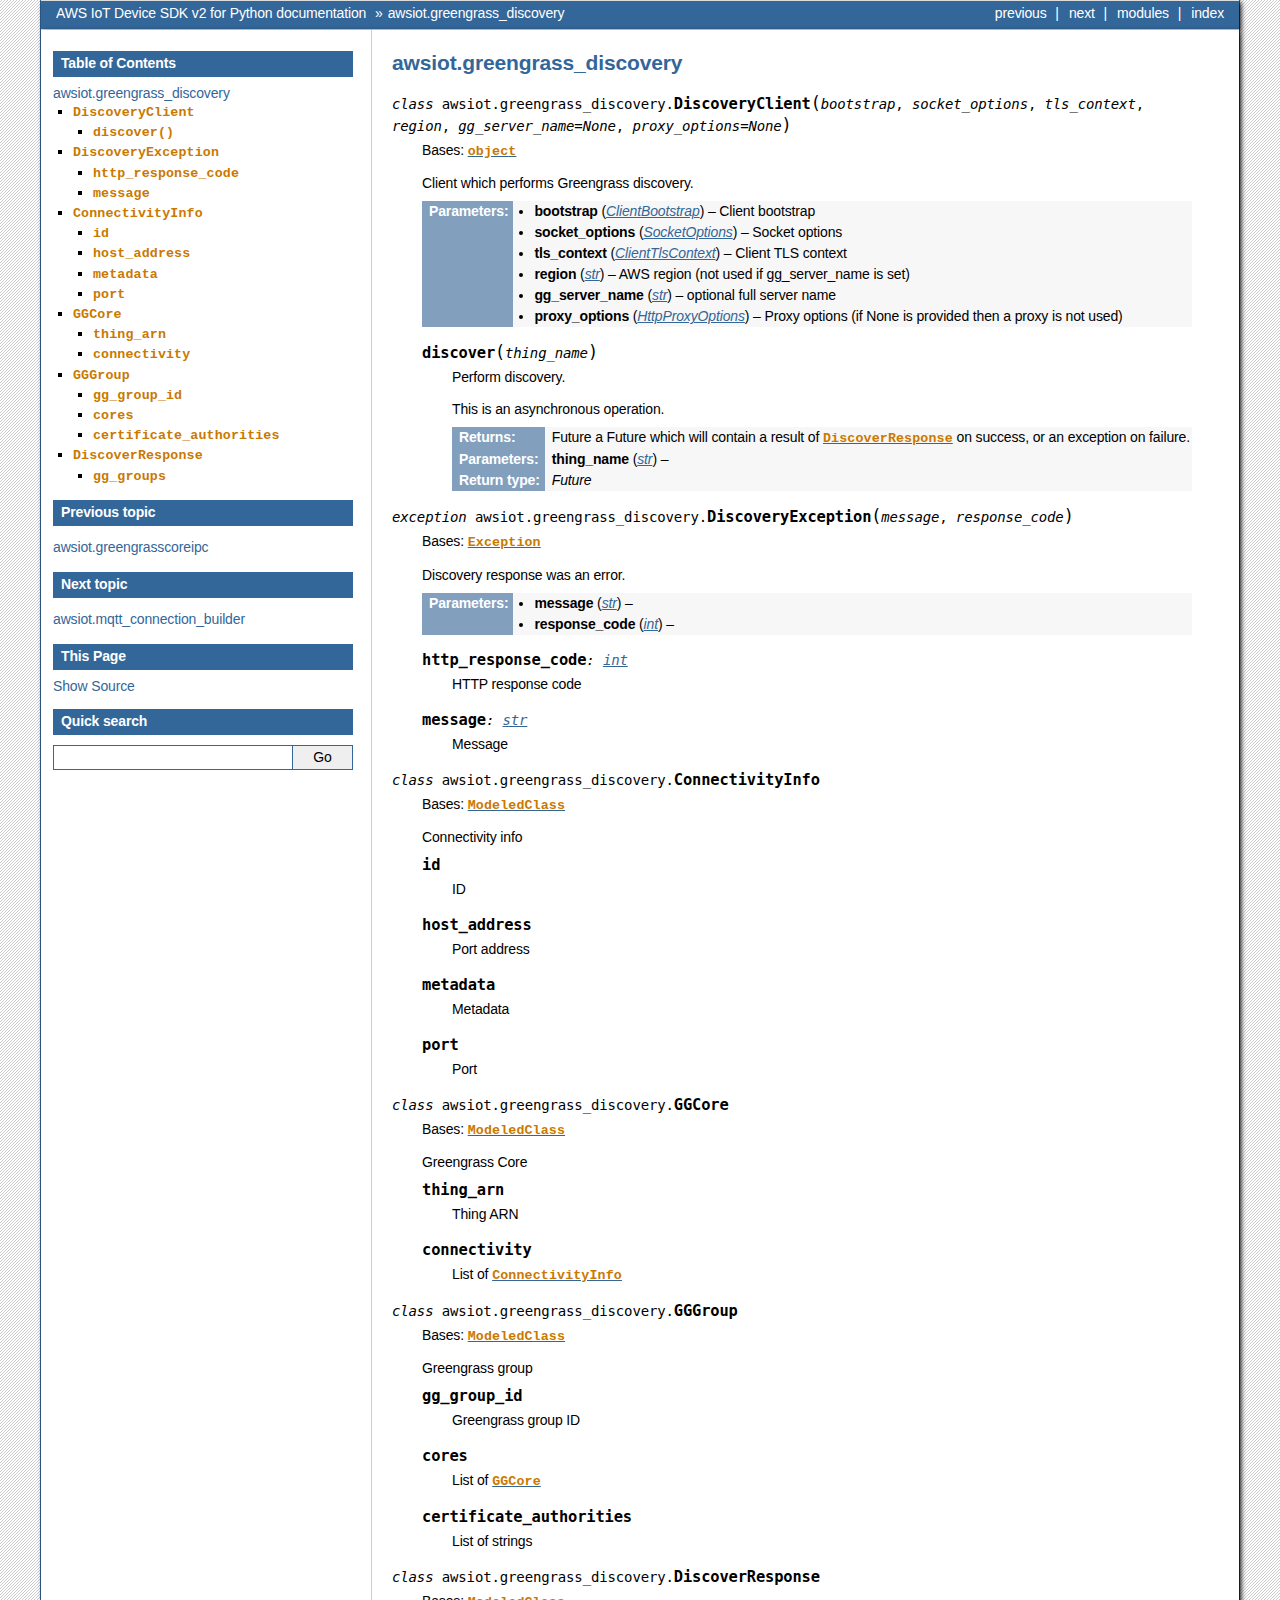
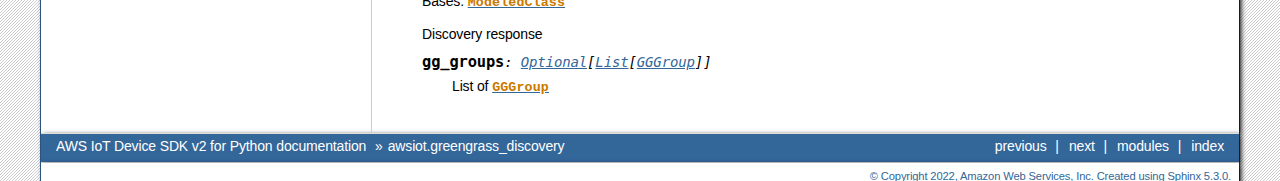
<file: docs/awsiot/greengrass_discovery.html>
<!doctype html>

<html lang="en">
  <head>
    <meta charset="utf-8" />
    <meta name="viewport" content="width=device-width, initial-scale=1.0" /><meta name="generator" content="Docutils 0.19: https://docutils.sourceforge.io/" />

    <title>awsiot.greengrass_discovery &#8212; AWS IoT Device SDK v2 for Python  documentation</title>
    <link rel="stylesheet" type="text/css" href="../_static/pygments.css" />
    <link rel="stylesheet" type="text/css" href="../_static/css/custom.css" />
    
    <script data-url_root="../" id="documentation_options" src="../_static/documentation_options.js"></script>
    <script src="../_static/jquery.js"></script>
    <script src="../_static/underscore.js"></script>
    <script src="../_static/_sphinx_javascript_frameworks_compat.js"></script>
    <script src="../_static/doctools.js"></script>
    <script src="../_static/sphinx_highlight.js"></script>
    <script src="../_static/bizstyle.js"></script>
    <link rel="index" title="Index" href="../genindex.html" />
    <link rel="search" title="Search" href="../search.html" />
    <link rel="next" title="awsiot.mqtt_connection_builder" href="mqtt_connection_builder.html" />
    <link rel="prev" title="awsiot.greengrasscoreipc" href="greengrasscoreipc.html" />
    <meta name="viewport" content="width=device-width,initial-scale=1.0" />
    <!--[if lt IE 9]>
    <script src="_static/css3-mediaqueries.js"></script>
    <![endif]-->
  </head><body>
    <div class="related" role="navigation" aria-label="related navigation">
      <h3>Navigation</h3>
      <ul>
        <li class="right" style="margin-right: 10px">
          <a href="../genindex.html" title="General Index"
             accesskey="I">index</a></li>
        <li class="right" >
          <a href="../py-modindex.html" title="Python Module Index"
             >modules</a> |</li>
        <li class="right" >
          <a href="mqtt_connection_builder.html" title="awsiot.mqtt_connection_builder"
             accesskey="N">next</a> |</li>
        <li class="right" >
          <a href="greengrasscoreipc.html" title="awsiot.greengrasscoreipc"
             accesskey="P">previous</a> |</li>
        <li class="nav-item nav-item-0"><a href="../index.html">AWS IoT Device SDK v2 for Python  documentation</a> &#187;</li>
        <li class="nav-item nav-item-this"><a href="">awsiot.greengrass_discovery</a></li> 
      </ul>
    </div>  

    <div class="document">
      <div class="documentwrapper">
        <div class="bodywrapper">
          <div class="body" role="main">
            
  <section id="module-awsiot.greengrass_discovery">
<span id="awsiot-greengrass-discovery"></span><h1>awsiot.greengrass_discovery<a class="headerlink" href="#module-awsiot.greengrass_discovery" title="Permalink to this heading">¶</a></h1>
<dl class="py class">
<dt class="sig sig-object py" id="awsiot.greengrass_discovery.DiscoveryClient">
<em class="property"><span class="pre">class</span><span class="w"> </span></em><span class="sig-prename descclassname"><span class="pre">awsiot.greengrass_discovery.</span></span><span class="sig-name descname"><span class="pre">DiscoveryClient</span></span><span class="sig-paren">(</span><em class="sig-param"><span class="n"><span class="pre">bootstrap</span></span></em>, <em class="sig-param"><span class="n"><span class="pre">socket_options</span></span></em>, <em class="sig-param"><span class="n"><span class="pre">tls_context</span></span></em>, <em class="sig-param"><span class="n"><span class="pre">region</span></span></em>, <em class="sig-param"><span class="n"><span class="pre">gg_server_name</span></span><span class="o"><span class="pre">=</span></span><span class="default_value"><span class="pre">None</span></span></em>, <em class="sig-param"><span class="n"><span class="pre">proxy_options</span></span><span class="o"><span class="pre">=</span></span><span class="default_value"><span class="pre">None</span></span></em><span class="sig-paren">)</span><a class="headerlink" href="#awsiot.greengrass_discovery.DiscoveryClient" title="Permalink to this definition">¶</a></dt>
<dd><p>Bases: <a class="reference external" href="https://docs.python.org/3/library/functions.html#object" title="(in Python v3.11)"><code class="xref py py-class docutils literal notranslate"><span class="pre">object</span></code></a></p>
<p>Client which performs Greengrass discovery.</p>
<dl class="field-list simple">
<dt class="field-odd">Parameters<span class="colon">:</span></dt>
<dd class="field-odd"><ul class="simple">
<li><p><strong>bootstrap</strong> (<a class="reference external" href="https://awslabs.github.io/aws-crt-python/api/io.html#awscrt.io.ClientBootstrap" title="(in awscrt)"><em>ClientBootstrap</em></a>) – Client bootstrap</p></li>
<li><p><strong>socket_options</strong> (<a class="reference external" href="https://awslabs.github.io/aws-crt-python/api/io.html#awscrt.io.SocketOptions" title="(in awscrt)"><em>SocketOptions</em></a>) – Socket options</p></li>
<li><p><strong>tls_context</strong> (<a class="reference external" href="https://awslabs.github.io/aws-crt-python/api/io.html#awscrt.io.ClientTlsContext" title="(in awscrt)"><em>ClientTlsContext</em></a>) – Client TLS context</p></li>
<li><p><strong>region</strong> (<a class="reference external" href="https://docs.python.org/3/library/stdtypes.html#str" title="(in Python v3.11)"><em>str</em></a>) – AWS region (not used if gg_server_name is set)</p></li>
<li><p><strong>gg_server_name</strong> (<a class="reference external" href="https://docs.python.org/3/library/stdtypes.html#str" title="(in Python v3.11)"><em>str</em></a>) – optional full server name</p></li>
<li><p><strong>proxy_options</strong> (<a class="reference external" href="https://awslabs.github.io/aws-crt-python/api/http.html#awscrt.http.HttpProxyOptions" title="(in awscrt)"><em>HttpProxyOptions</em></a>) – Proxy options (if None is provided then a proxy is not used)</p></li>
</ul>
</dd>
</dl>
<dl class="py method">
<dt class="sig sig-object py" id="awsiot.greengrass_discovery.DiscoveryClient.discover">
<span class="sig-name descname"><span class="pre">discover</span></span><span class="sig-paren">(</span><em class="sig-param"><span class="n"><span class="pre">thing_name</span></span></em><span class="sig-paren">)</span><a class="headerlink" href="#awsiot.greengrass_discovery.DiscoveryClient.discover" title="Permalink to this definition">¶</a></dt>
<dd><p>Perform discovery.</p>
<p>This is an asynchronous operation.</p>
<dl class="field-list simple">
<dt class="field-odd">Returns<span class="colon">:</span></dt>
<dd class="field-odd"><p>Future a Future which will contain a result of <a class="reference internal" href="#awsiot.greengrass_discovery.DiscoverResponse" title="awsiot.greengrass_discovery.DiscoverResponse"><code class="xref py py-class docutils literal notranslate"><span class="pre">DiscoverResponse</span></code></a>
on success, or an exception on failure.</p>
</dd>
<dt class="field-even">Parameters<span class="colon">:</span></dt>
<dd class="field-even"><p><strong>thing_name</strong> (<a class="reference external" href="https://docs.python.org/3/library/stdtypes.html#str" title="(in Python v3.11)"><em>str</em></a>) – </p>
</dd>
<dt class="field-odd">Return type<span class="colon">:</span></dt>
<dd class="field-odd"><p><em>Future</em></p>
</dd>
</dl>
</dd></dl>

</dd></dl>

<dl class="py exception">
<dt class="sig sig-object py" id="awsiot.greengrass_discovery.DiscoveryException">
<em class="property"><span class="pre">exception</span><span class="w"> </span></em><span class="sig-prename descclassname"><span class="pre">awsiot.greengrass_discovery.</span></span><span class="sig-name descname"><span class="pre">DiscoveryException</span></span><span class="sig-paren">(</span><em class="sig-param"><span class="n"><span class="pre">message</span></span></em>, <em class="sig-param"><span class="n"><span class="pre">response_code</span></span></em><span class="sig-paren">)</span><a class="headerlink" href="#awsiot.greengrass_discovery.DiscoveryException" title="Permalink to this definition">¶</a></dt>
<dd><p>Bases: <a class="reference external" href="https://docs.python.org/3/library/exceptions.html#Exception" title="(in Python v3.11)"><code class="xref py py-class docutils literal notranslate"><span class="pre">Exception</span></code></a></p>
<p>Discovery response was an error.</p>
<dl class="field-list simple">
<dt class="field-odd">Parameters<span class="colon">:</span></dt>
<dd class="field-odd"><ul class="simple">
<li><p><strong>message</strong> (<a class="reference external" href="https://docs.python.org/3/library/stdtypes.html#str" title="(in Python v3.11)"><em>str</em></a>) – </p></li>
<li><p><strong>response_code</strong> (<a class="reference external" href="https://docs.python.org/3/library/functions.html#int" title="(in Python v3.11)"><em>int</em></a>) – </p></li>
</ul>
</dd>
</dl>
<dl class="py attribute">
<dt class="sig sig-object py" id="awsiot.greengrass_discovery.DiscoveryException.http_response_code">
<span class="sig-name descname"><span class="pre">http_response_code</span></span><em class="property"><span class="p"><span class="pre">:</span></span><span class="w"> </span><a class="reference external" href="https://docs.python.org/3/library/functions.html#int" title="(in Python v3.11)"><span class="pre">int</span></a></em><a class="headerlink" href="#awsiot.greengrass_discovery.DiscoveryException.http_response_code" title="Permalink to this definition">¶</a></dt>
<dd><p>HTTP response code</p>
</dd></dl>

<dl class="py attribute">
<dt class="sig sig-object py" id="awsiot.greengrass_discovery.DiscoveryException.message">
<span class="sig-name descname"><span class="pre">message</span></span><em class="property"><span class="p"><span class="pre">:</span></span><span class="w"> </span><a class="reference external" href="https://docs.python.org/3/library/stdtypes.html#str" title="(in Python v3.11)"><span class="pre">str</span></a></em><a class="headerlink" href="#awsiot.greengrass_discovery.DiscoveryException.message" title="Permalink to this definition">¶</a></dt>
<dd><p>Message</p>
</dd></dl>

</dd></dl>

<dl class="py class">
<dt class="sig sig-object py" id="awsiot.greengrass_discovery.ConnectivityInfo">
<em class="property"><span class="pre">class</span><span class="w"> </span></em><span class="sig-prename descclassname"><span class="pre">awsiot.greengrass_discovery.</span></span><span class="sig-name descname"><span class="pre">ConnectivityInfo</span></span><a class="headerlink" href="#awsiot.greengrass_discovery.ConnectivityInfo" title="Permalink to this definition">¶</a></dt>
<dd><p>Bases: <a class="reference internal" href="awsiot.html#awsiot.ModeledClass" title="awsiot.ModeledClass"><code class="xref py py-class docutils literal notranslate"><span class="pre">ModeledClass</span></code></a></p>
<p>Connectivity info</p>
<dl class="py attribute">
<dt class="sig sig-object py" id="awsiot.greengrass_discovery.ConnectivityInfo.id">
<span class="sig-name descname"><span class="pre">id</span></span><a class="headerlink" href="#awsiot.greengrass_discovery.ConnectivityInfo.id" title="Permalink to this definition">¶</a></dt>
<dd><p>ID</p>
</dd></dl>

<dl class="py attribute">
<dt class="sig sig-object py" id="awsiot.greengrass_discovery.ConnectivityInfo.host_address">
<span class="sig-name descname"><span class="pre">host_address</span></span><a class="headerlink" href="#awsiot.greengrass_discovery.ConnectivityInfo.host_address" title="Permalink to this definition">¶</a></dt>
<dd><p>Port address</p>
</dd></dl>

<dl class="py attribute">
<dt class="sig sig-object py" id="awsiot.greengrass_discovery.ConnectivityInfo.metadata">
<span class="sig-name descname"><span class="pre">metadata</span></span><a class="headerlink" href="#awsiot.greengrass_discovery.ConnectivityInfo.metadata" title="Permalink to this definition">¶</a></dt>
<dd><p>Metadata</p>
</dd></dl>

<dl class="py attribute">
<dt class="sig sig-object py" id="awsiot.greengrass_discovery.ConnectivityInfo.port">
<span class="sig-name descname"><span class="pre">port</span></span><a class="headerlink" href="#awsiot.greengrass_discovery.ConnectivityInfo.port" title="Permalink to this definition">¶</a></dt>
<dd><p>Port</p>
</dd></dl>

</dd></dl>

<dl class="py class">
<dt class="sig sig-object py" id="awsiot.greengrass_discovery.GGCore">
<em class="property"><span class="pre">class</span><span class="w"> </span></em><span class="sig-prename descclassname"><span class="pre">awsiot.greengrass_discovery.</span></span><span class="sig-name descname"><span class="pre">GGCore</span></span><a class="headerlink" href="#awsiot.greengrass_discovery.GGCore" title="Permalink to this definition">¶</a></dt>
<dd><p>Bases: <a class="reference internal" href="awsiot.html#awsiot.ModeledClass" title="awsiot.ModeledClass"><code class="xref py py-class docutils literal notranslate"><span class="pre">ModeledClass</span></code></a></p>
<p>Greengrass Core</p>
<dl class="py attribute">
<dt class="sig sig-object py" id="awsiot.greengrass_discovery.GGCore.thing_arn">
<span class="sig-name descname"><span class="pre">thing_arn</span></span><a class="headerlink" href="#awsiot.greengrass_discovery.GGCore.thing_arn" title="Permalink to this definition">¶</a></dt>
<dd><p>Thing ARN</p>
</dd></dl>

<dl class="py attribute">
<dt class="sig sig-object py" id="awsiot.greengrass_discovery.GGCore.connectivity">
<span class="sig-name descname"><span class="pre">connectivity</span></span><a class="headerlink" href="#awsiot.greengrass_discovery.GGCore.connectivity" title="Permalink to this definition">¶</a></dt>
<dd><p>List of <a class="reference internal" href="#awsiot.greengrass_discovery.ConnectivityInfo" title="awsiot.greengrass_discovery.ConnectivityInfo"><code class="xref py py-class docutils literal notranslate"><span class="pre">ConnectivityInfo</span></code></a></p>
</dd></dl>

</dd></dl>

<dl class="py class">
<dt class="sig sig-object py" id="awsiot.greengrass_discovery.GGGroup">
<em class="property"><span class="pre">class</span><span class="w"> </span></em><span class="sig-prename descclassname"><span class="pre">awsiot.greengrass_discovery.</span></span><span class="sig-name descname"><span class="pre">GGGroup</span></span><a class="headerlink" href="#awsiot.greengrass_discovery.GGGroup" title="Permalink to this definition">¶</a></dt>
<dd><p>Bases: <a class="reference internal" href="awsiot.html#awsiot.ModeledClass" title="awsiot.ModeledClass"><code class="xref py py-class docutils literal notranslate"><span class="pre">ModeledClass</span></code></a></p>
<p>Greengrass group</p>
<dl class="py attribute">
<dt class="sig sig-object py" id="awsiot.greengrass_discovery.GGGroup.gg_group_id">
<span class="sig-name descname"><span class="pre">gg_group_id</span></span><a class="headerlink" href="#awsiot.greengrass_discovery.GGGroup.gg_group_id" title="Permalink to this definition">¶</a></dt>
<dd><p>Greengrass group ID</p>
</dd></dl>

<dl class="py attribute">
<dt class="sig sig-object py" id="awsiot.greengrass_discovery.GGGroup.cores">
<span class="sig-name descname"><span class="pre">cores</span></span><a class="headerlink" href="#awsiot.greengrass_discovery.GGGroup.cores" title="Permalink to this definition">¶</a></dt>
<dd><p>List of <a class="reference internal" href="#awsiot.greengrass_discovery.GGCore" title="awsiot.greengrass_discovery.GGCore"><code class="xref py py-class docutils literal notranslate"><span class="pre">GGCore</span></code></a></p>
</dd></dl>

<dl class="py attribute">
<dt class="sig sig-object py" id="awsiot.greengrass_discovery.GGGroup.certificate_authorities">
<span class="sig-name descname"><span class="pre">certificate_authorities</span></span><a class="headerlink" href="#awsiot.greengrass_discovery.GGGroup.certificate_authorities" title="Permalink to this definition">¶</a></dt>
<dd><p>List of strings</p>
</dd></dl>

</dd></dl>

<dl class="py class">
<dt class="sig sig-object py" id="awsiot.greengrass_discovery.DiscoverResponse">
<em class="property"><span class="pre">class</span><span class="w"> </span></em><span class="sig-prename descclassname"><span class="pre">awsiot.greengrass_discovery.</span></span><span class="sig-name descname"><span class="pre">DiscoverResponse</span></span><a class="headerlink" href="#awsiot.greengrass_discovery.DiscoverResponse" title="Permalink to this definition">¶</a></dt>
<dd><p>Bases: <a class="reference internal" href="awsiot.html#awsiot.ModeledClass" title="awsiot.ModeledClass"><code class="xref py py-class docutils literal notranslate"><span class="pre">ModeledClass</span></code></a></p>
<p>Discovery response</p>
<dl class="py attribute">
<dt class="sig sig-object py" id="awsiot.greengrass_discovery.DiscoverResponse.gg_groups">
<span class="sig-name descname"><span class="pre">gg_groups</span></span><em class="property"><span class="p"><span class="pre">:</span></span><span class="w"> </span><a class="reference external" href="https://docs.python.org/3/library/typing.html#typing.Optional" title="(in Python v3.11)"><span class="pre">Optional</span></a><span class="p"><span class="pre">[</span></span><a class="reference external" href="https://docs.python.org/3/library/typing.html#typing.List" title="(in Python v3.11)"><span class="pre">List</span></a><span class="p"><span class="pre">[</span></span><a class="reference internal" href="#awsiot.greengrass_discovery.GGGroup" title="awsiot.greengrass_discovery.GGGroup"><span class="pre">GGGroup</span></a><span class="p"><span class="pre">]</span></span><span class="p"><span class="pre">]</span></span></em><a class="headerlink" href="#awsiot.greengrass_discovery.DiscoverResponse.gg_groups" title="Permalink to this definition">¶</a></dt>
<dd><p>List of <a class="reference internal" href="#awsiot.greengrass_discovery.GGGroup" title="awsiot.greengrass_discovery.GGGroup"><code class="xref py py-class docutils literal notranslate"><span class="pre">GGGroup</span></code></a></p>
</dd></dl>

</dd></dl>

</section>


            <div class="clearer"></div>
          </div>
        </div>
      </div>
      <div class="sphinxsidebar" role="navigation" aria-label="main navigation">
        <div class="sphinxsidebarwrapper">
  <div>
    <h3><a href="../index.html">Table of Contents</a></h3>
    <ul>
<li><a class="reference internal" href="#">awsiot.greengrass_discovery</a><ul>
<li><a class="reference internal" href="#awsiot.greengrass_discovery.DiscoveryClient"><code class="docutils literal notranslate"><span class="pre">DiscoveryClient</span></code></a><ul>
<li><a class="reference internal" href="#awsiot.greengrass_discovery.DiscoveryClient.discover"><code class="docutils literal notranslate"><span class="pre">discover()</span></code></a></li>
</ul>
</li>
<li><a class="reference internal" href="#awsiot.greengrass_discovery.DiscoveryException"><code class="docutils literal notranslate"><span class="pre">DiscoveryException</span></code></a><ul>
<li><a class="reference internal" href="#awsiot.greengrass_discovery.DiscoveryException.http_response_code"><code class="docutils literal notranslate"><span class="pre">http_response_code</span></code></a></li>
<li><a class="reference internal" href="#awsiot.greengrass_discovery.DiscoveryException.message"><code class="docutils literal notranslate"><span class="pre">message</span></code></a></li>
</ul>
</li>
<li><a class="reference internal" href="#awsiot.greengrass_discovery.ConnectivityInfo"><code class="docutils literal notranslate"><span class="pre">ConnectivityInfo</span></code></a><ul>
<li><a class="reference internal" href="#awsiot.greengrass_discovery.ConnectivityInfo.id"><code class="docutils literal notranslate"><span class="pre">id</span></code></a></li>
<li><a class="reference internal" href="#awsiot.greengrass_discovery.ConnectivityInfo.host_address"><code class="docutils literal notranslate"><span class="pre">host_address</span></code></a></li>
<li><a class="reference internal" href="#awsiot.greengrass_discovery.ConnectivityInfo.metadata"><code class="docutils literal notranslate"><span class="pre">metadata</span></code></a></li>
<li><a class="reference internal" href="#awsiot.greengrass_discovery.ConnectivityInfo.port"><code class="docutils literal notranslate"><span class="pre">port</span></code></a></li>
</ul>
</li>
<li><a class="reference internal" href="#awsiot.greengrass_discovery.GGCore"><code class="docutils literal notranslate"><span class="pre">GGCore</span></code></a><ul>
<li><a class="reference internal" href="#awsiot.greengrass_discovery.GGCore.thing_arn"><code class="docutils literal notranslate"><span class="pre">thing_arn</span></code></a></li>
<li><a class="reference internal" href="#awsiot.greengrass_discovery.GGCore.connectivity"><code class="docutils literal notranslate"><span class="pre">connectivity</span></code></a></li>
</ul>
</li>
<li><a class="reference internal" href="#awsiot.greengrass_discovery.GGGroup"><code class="docutils literal notranslate"><span class="pre">GGGroup</span></code></a><ul>
<li><a class="reference internal" href="#awsiot.greengrass_discovery.GGGroup.gg_group_id"><code class="docutils literal notranslate"><span class="pre">gg_group_id</span></code></a></li>
<li><a class="reference internal" href="#awsiot.greengrass_discovery.GGGroup.cores"><code class="docutils literal notranslate"><span class="pre">cores</span></code></a></li>
<li><a class="reference internal" href="#awsiot.greengrass_discovery.GGGroup.certificate_authorities"><code class="docutils literal notranslate"><span class="pre">certificate_authorities</span></code></a></li>
</ul>
</li>
<li><a class="reference internal" href="#awsiot.greengrass_discovery.DiscoverResponse"><code class="docutils literal notranslate"><span class="pre">DiscoverResponse</span></code></a><ul>
<li><a class="reference internal" href="#awsiot.greengrass_discovery.DiscoverResponse.gg_groups"><code class="docutils literal notranslate"><span class="pre">gg_groups</span></code></a></li>
</ul>
</li>
</ul>
</li>
</ul>

  </div>
  <div>
    <h4>Previous topic</h4>
    <p class="topless"><a href="greengrasscoreipc.html"
                          title="previous chapter">awsiot.greengrasscoreipc</a></p>
  </div>
  <div>
    <h4>Next topic</h4>
    <p class="topless"><a href="mqtt_connection_builder.html"
                          title="next chapter">awsiot.mqtt_connection_builder</a></p>
  </div>
  <div role="note" aria-label="source link">
    <h3>This Page</h3>
    <ul class="this-page-menu">
      <li><a href="../_sources/awsiot/greengrass_discovery.rst.txt"
            rel="nofollow">Show Source</a></li>
    </ul>
   </div>
<div id="searchbox" style="display: none" role="search">
  <h3 id="searchlabel">Quick search</h3>
    <div class="searchformwrapper">
    <form class="search" action="../search.html" method="get">
      <input type="text" name="q" aria-labelledby="searchlabel" autocomplete="off" autocorrect="off" autocapitalize="off" spellcheck="false"/>
      <input type="submit" value="Go" />
    </form>
    </div>
</div>
<script>document.getElementById('searchbox').style.display = "block"</script>
        </div>
      </div>
      <div class="clearer"></div>
    </div>
    <div class="related" role="navigation" aria-label="related navigation">
      <h3>Navigation</h3>
      <ul>
        <li class="right" style="margin-right: 10px">
          <a href="../genindex.html" title="General Index"
             >index</a></li>
        <li class="right" >
          <a href="../py-modindex.html" title="Python Module Index"
             >modules</a> |</li>
        <li class="right" >
          <a href="mqtt_connection_builder.html" title="awsiot.mqtt_connection_builder"
             >next</a> |</li>
        <li class="right" >
          <a href="greengrasscoreipc.html" title="awsiot.greengrasscoreipc"
             >previous</a> |</li>
        <li class="nav-item nav-item-0"><a href="../index.html">AWS IoT Device SDK v2 for Python  documentation</a> &#187;</li>
        <li class="nav-item nav-item-this"><a href="">awsiot.greengrass_discovery</a></li> 
      </ul>
    </div>
    <div class="footer" role="contentinfo">
        &#169; Copyright 2022, Amazon Web Services, Inc.
      Created using <a href="https://www.sphinx-doc.org/">Sphinx</a> 5.3.0.
    </div>
  </body>
</html>
</file>
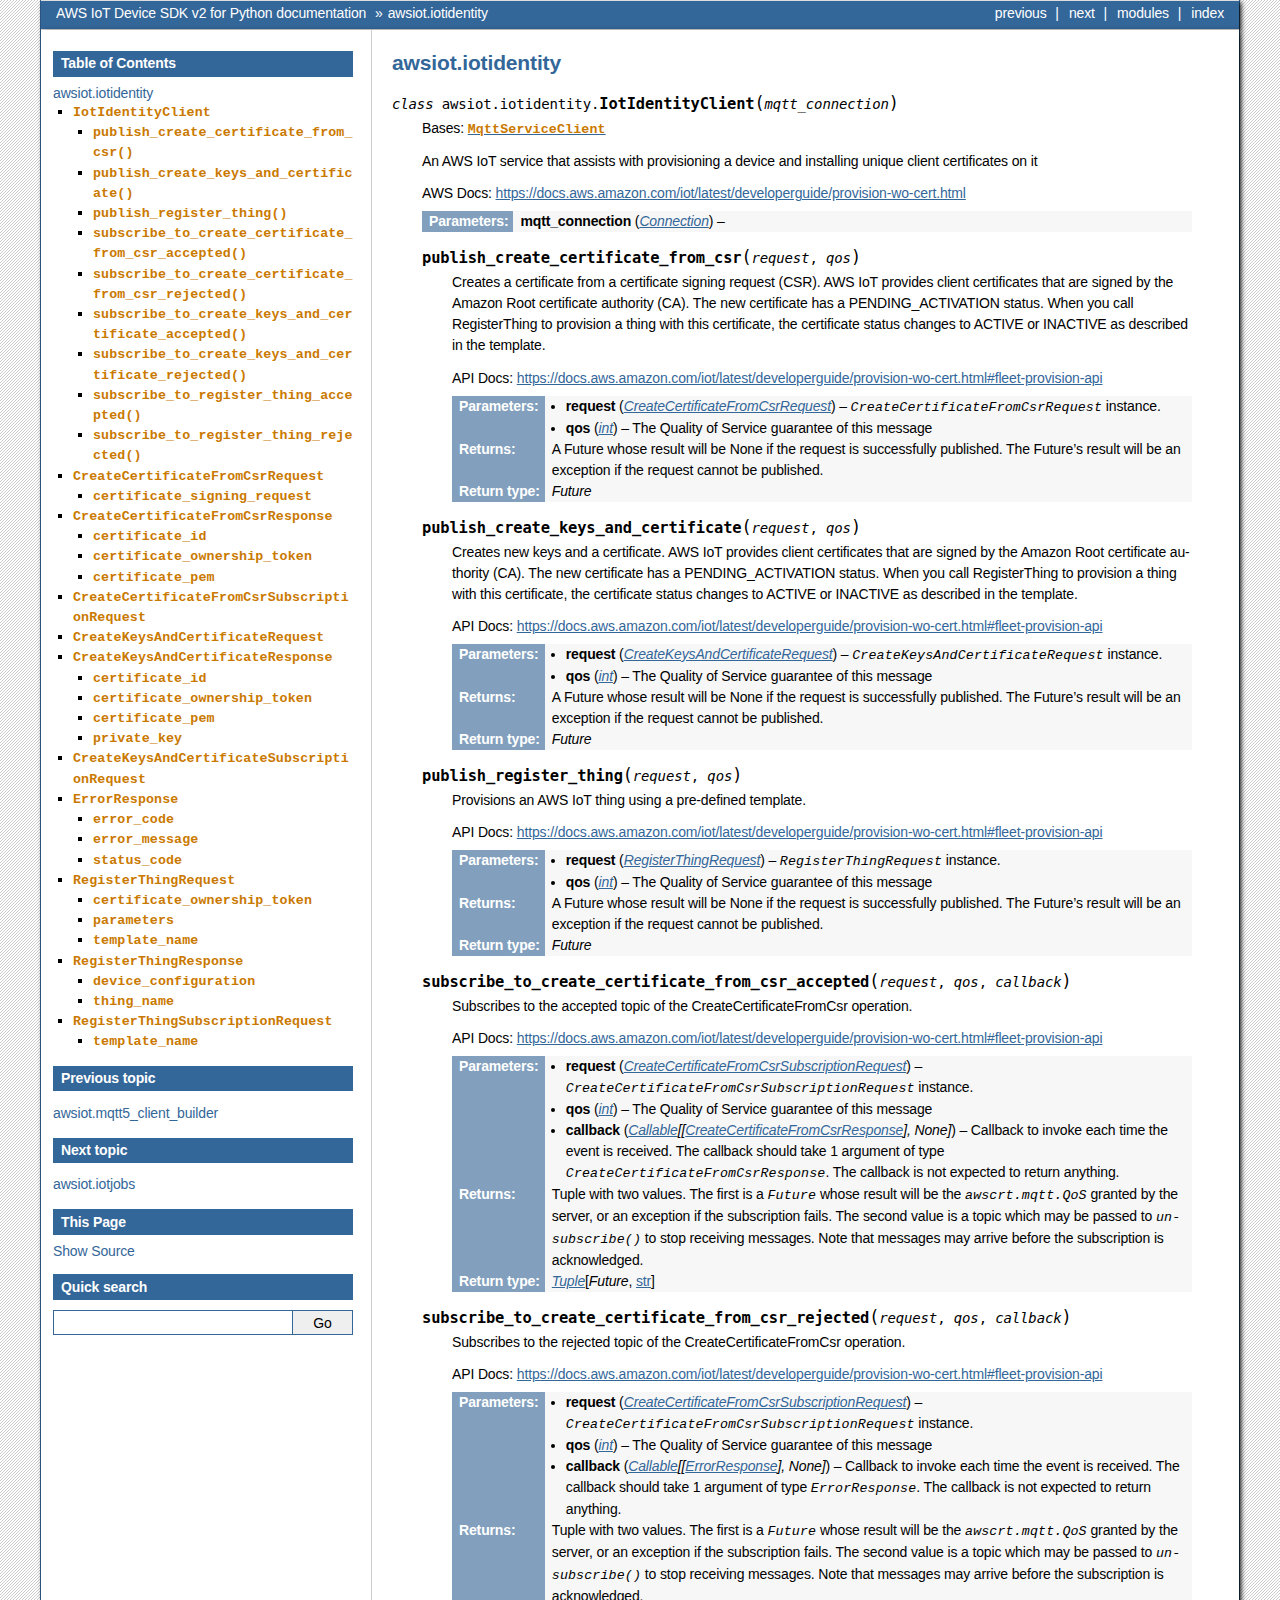
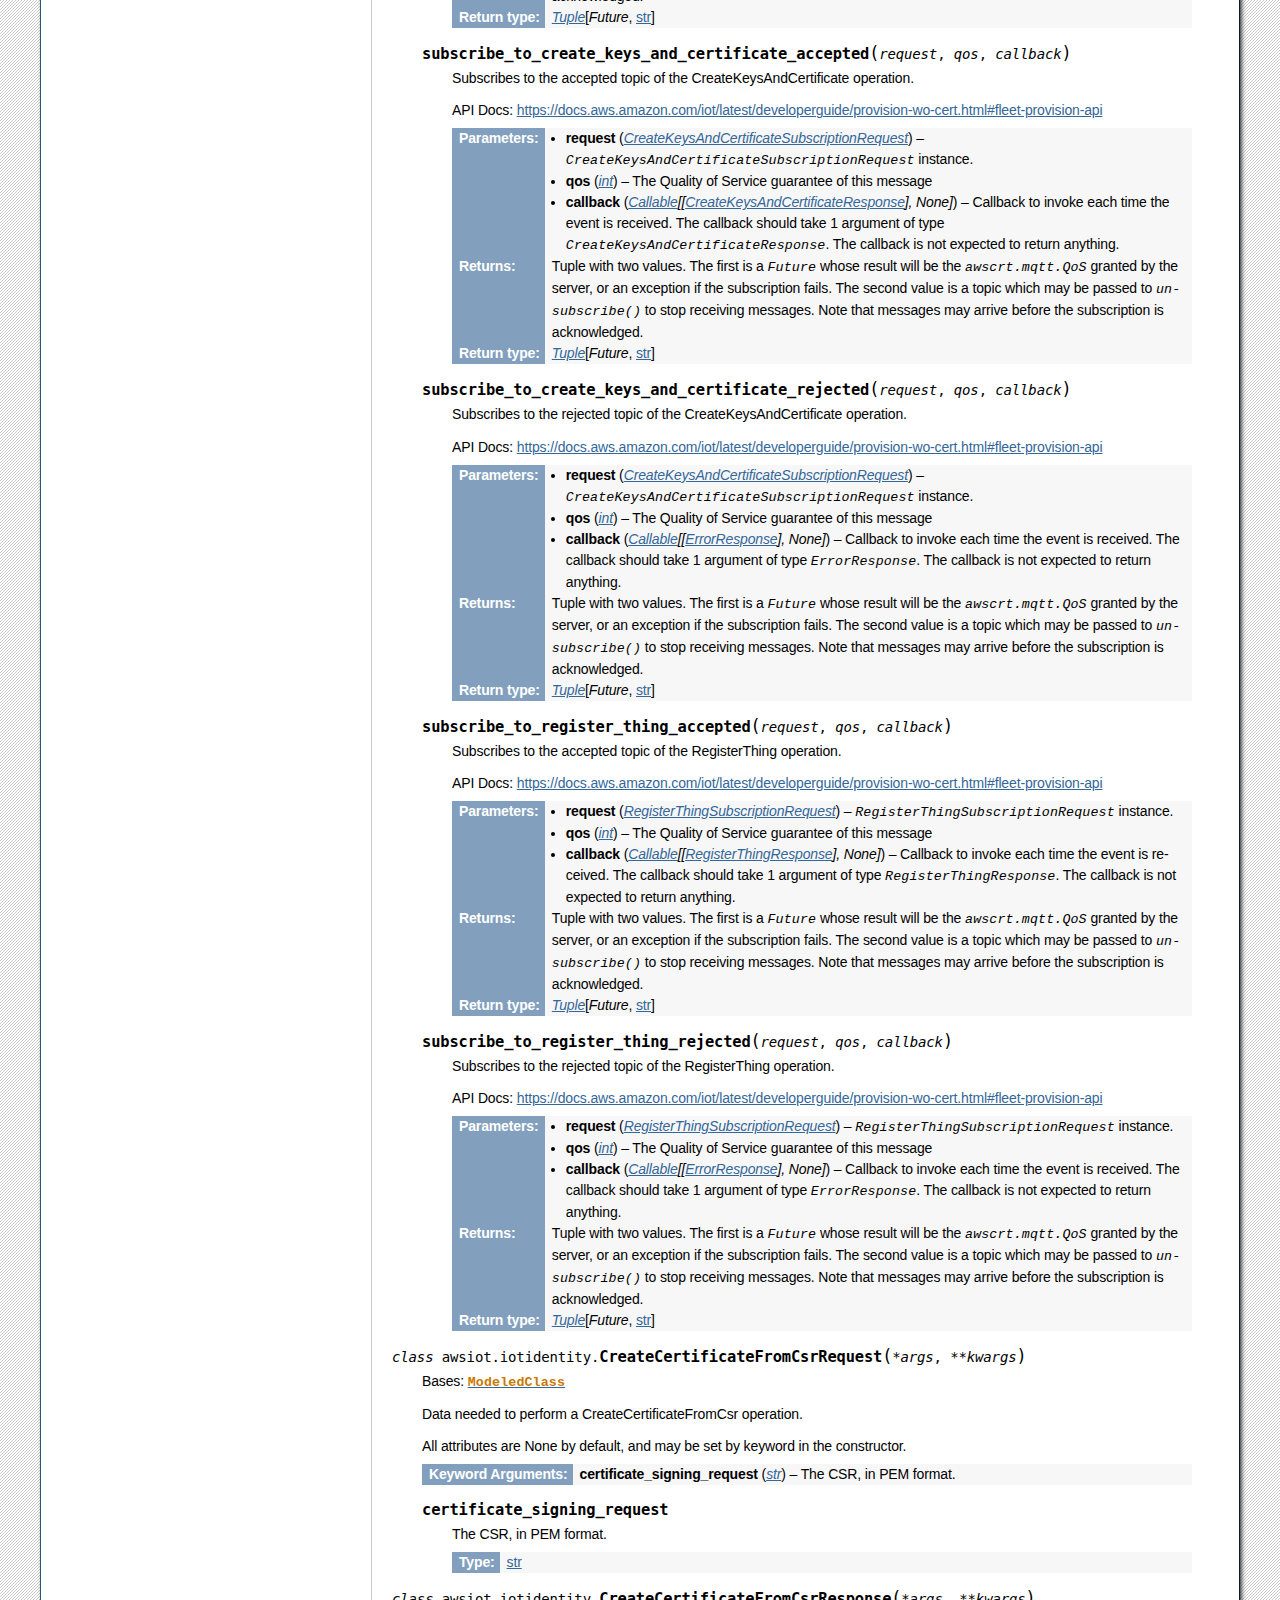
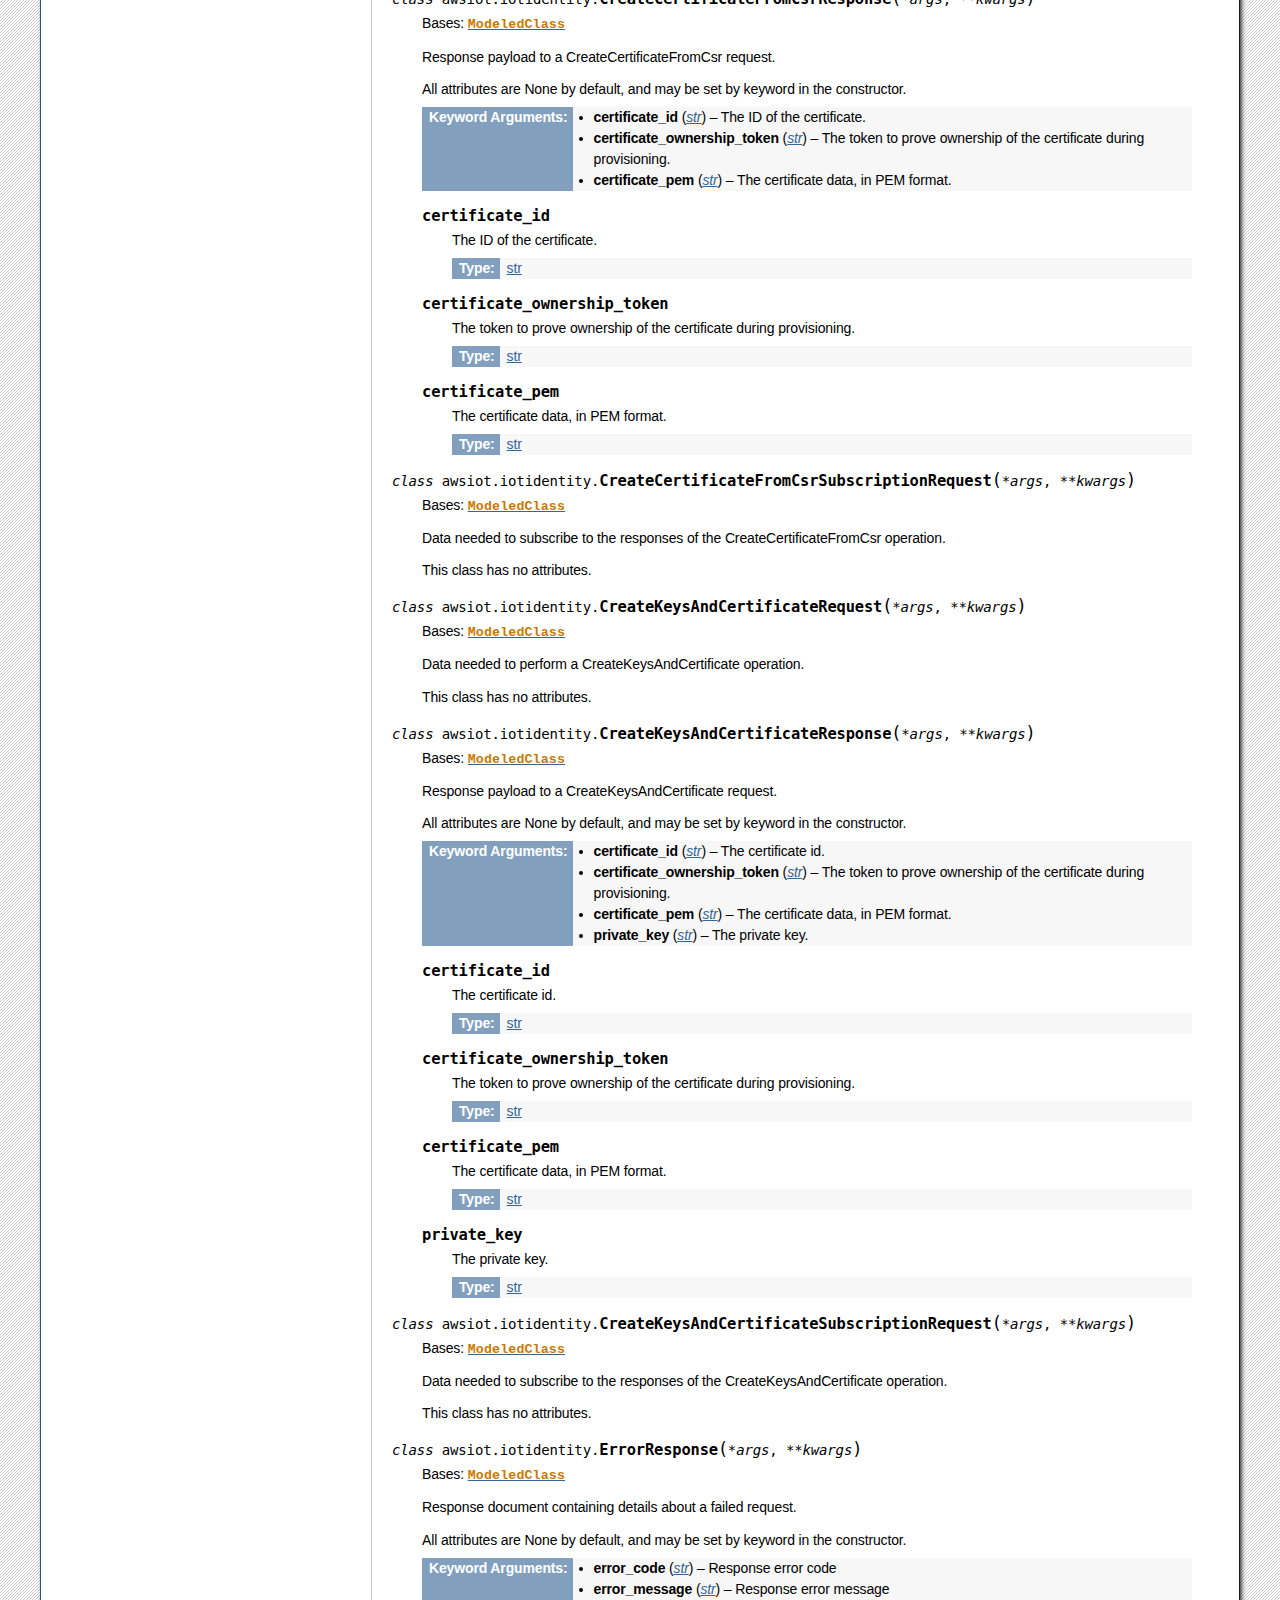
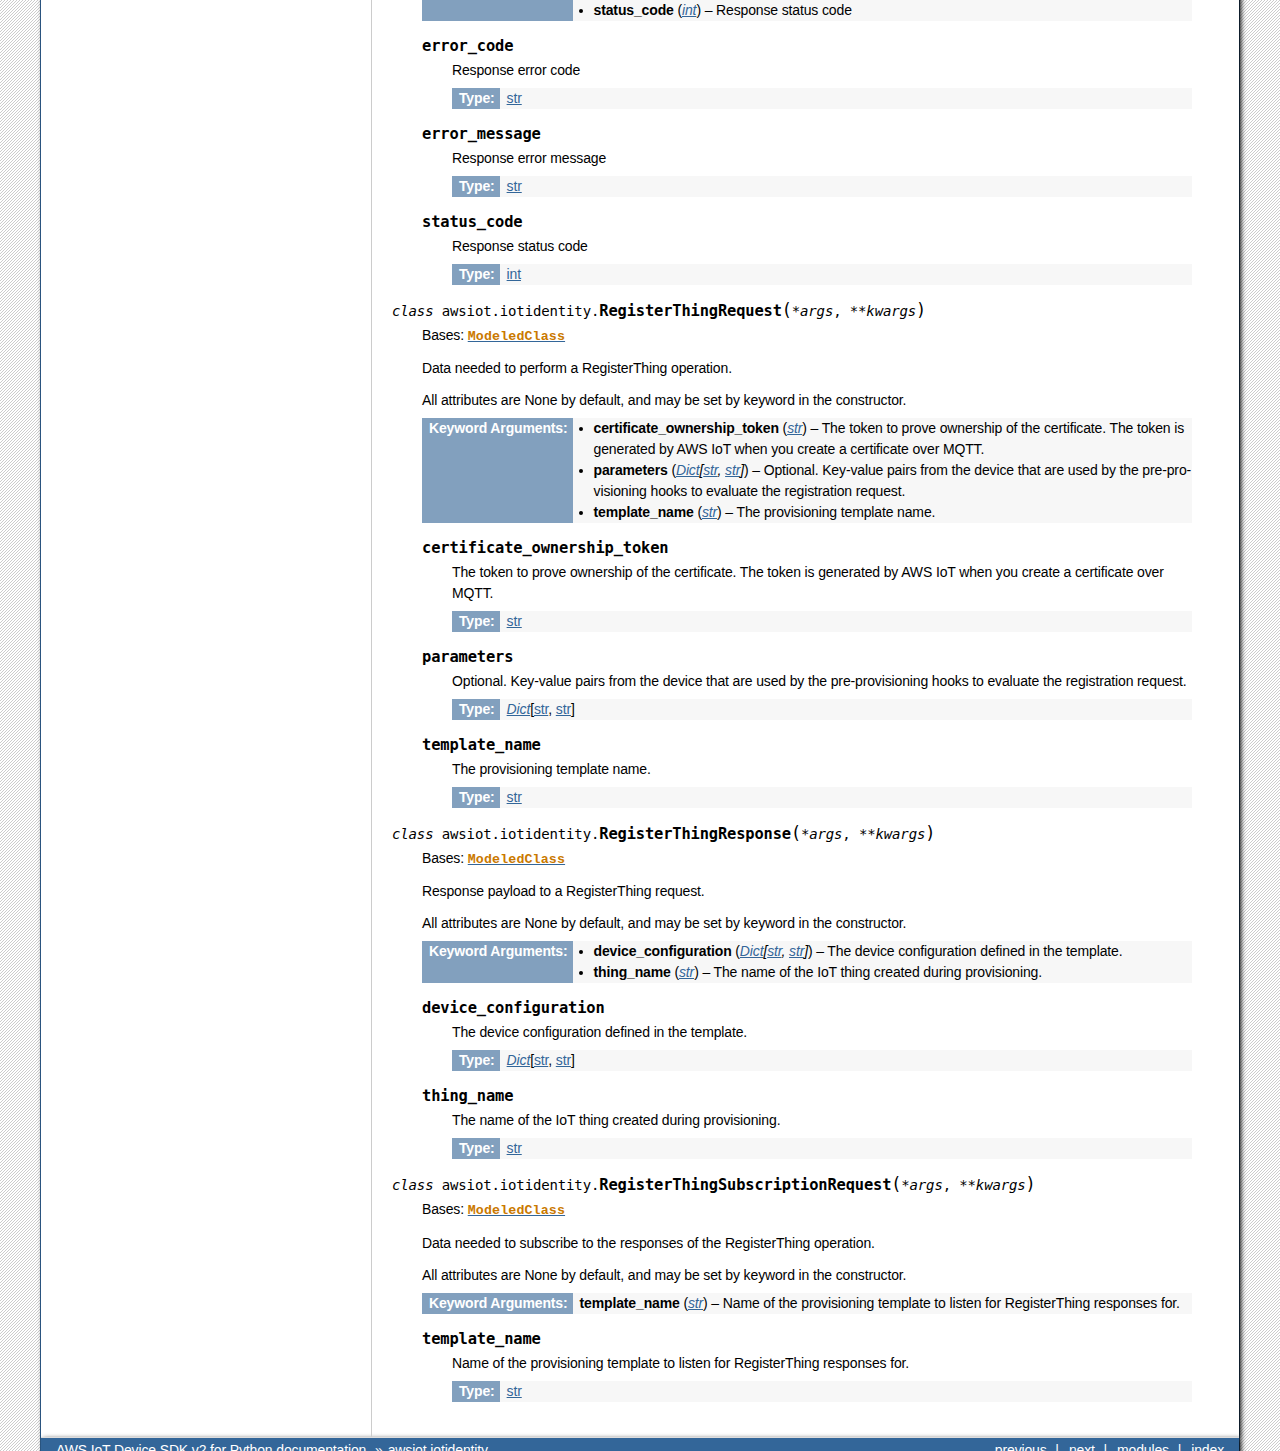
<file: docs/awsiot/iotidentity.html>
<!doctype html>

<html lang="en">
  <head>
    <meta charset="utf-8" />
    <meta name="viewport" content="width=device-width, initial-scale=1.0" /><meta name="generator" content="Docutils 0.19: https://docutils.sourceforge.io/" />

    <title>awsiot.iotidentity &#8212; AWS IoT Device SDK v2 for Python  documentation</title>
    <link rel="stylesheet" type="text/css" href="../_static/pygments.css" />
    <link rel="stylesheet" type="text/css" href="../_static/css/custom.css" />
    
    <script data-url_root="../" id="documentation_options" src="../_static/documentation_options.js"></script>
    <script src="../_static/jquery.js"></script>
    <script src="../_static/underscore.js"></script>
    <script src="../_static/_sphinx_javascript_frameworks_compat.js"></script>
    <script src="../_static/doctools.js"></script>
    <script src="../_static/sphinx_highlight.js"></script>
    <script src="../_static/bizstyle.js"></script>
    <link rel="index" title="Index" href="../genindex.html" />
    <link rel="search" title="Search" href="../search.html" />
    <link rel="next" title="awsiot.iotjobs" href="iotjobs.html" />
    <link rel="prev" title="awsiot.mqtt5_client_builder" href="mqtt5_client_builder.html" />
    <meta name="viewport" content="width=device-width,initial-scale=1.0" />
    <!--[if lt IE 9]>
    <script src="_static/css3-mediaqueries.js"></script>
    <![endif]-->
  </head><body>
    <div class="related" role="navigation" aria-label="related navigation">
      <h3>Navigation</h3>
      <ul>
        <li class="right" style="margin-right: 10px">
          <a href="../genindex.html" title="General Index"
             accesskey="I">index</a></li>
        <li class="right" >
          <a href="../py-modindex.html" title="Python Module Index"
             >modules</a> |</li>
        <li class="right" >
          <a href="iotjobs.html" title="awsiot.iotjobs"
             accesskey="N">next</a> |</li>
        <li class="right" >
          <a href="mqtt5_client_builder.html" title="awsiot.mqtt5_client_builder"
             accesskey="P">previous</a> |</li>
        <li class="nav-item nav-item-0"><a href="../index.html">AWS IoT Device SDK v2 for Python  documentation</a> &#187;</li>
        <li class="nav-item nav-item-this"><a href="">awsiot.iotidentity</a></li> 
      </ul>
    </div>  

    <div class="document">
      <div class="documentwrapper">
        <div class="bodywrapper">
          <div class="body" role="main">
            
  <section id="module-awsiot.iotidentity">
<span id="awsiot-iotidentity"></span><h1>awsiot.iotidentity<a class="headerlink" href="#module-awsiot.iotidentity" title="Permalink to this heading">¶</a></h1>
<dl class="py class">
<dt class="sig sig-object py" id="awsiot.iotidentity.IotIdentityClient">
<em class="property"><span class="pre">class</span><span class="w"> </span></em><span class="sig-prename descclassname"><span class="pre">awsiot.iotidentity.</span></span><span class="sig-name descname"><span class="pre">IotIdentityClient</span></span><span class="sig-paren">(</span><em class="sig-param"><span class="n"><span class="pre">mqtt_connection</span></span></em><span class="sig-paren">)</span><a class="headerlink" href="#awsiot.iotidentity.IotIdentityClient" title="Permalink to this definition">¶</a></dt>
<dd><p>Bases: <a class="reference internal" href="awsiot.html#awsiot.MqttServiceClient" title="awsiot.MqttServiceClient"><code class="xref py py-class docutils literal notranslate"><span class="pre">MqttServiceClient</span></code></a></p>
<p>An AWS IoT service that assists with provisioning a device and installing unique client certificates on it</p>
<p>AWS Docs: <a class="reference external" href="https://docs.aws.amazon.com/iot/latest/developerguide/provision-wo-cert.html">https://docs.aws.amazon.com/iot/latest/developerguide/provision-wo-cert.html</a></p>
<dl class="field-list simple">
<dt class="field-odd">Parameters<span class="colon">:</span></dt>
<dd class="field-odd"><p><strong>mqtt_connection</strong> (<a class="reference external" href="https://awslabs.github.io/aws-crt-python/api/mqtt.html#awscrt.mqtt.Connection" title="(in awscrt)"><em>Connection</em></a>) – </p>
</dd>
</dl>
<dl class="py method">
<dt class="sig sig-object py" id="awsiot.iotidentity.IotIdentityClient.publish_create_certificate_from_csr">
<span class="sig-name descname"><span class="pre">publish_create_certificate_from_csr</span></span><span class="sig-paren">(</span><em class="sig-param"><span class="n"><span class="pre">request</span></span></em>, <em class="sig-param"><span class="n"><span class="pre">qos</span></span></em><span class="sig-paren">)</span><a class="headerlink" href="#awsiot.iotidentity.IotIdentityClient.publish_create_certificate_from_csr" title="Permalink to this definition">¶</a></dt>
<dd><p>Creates a certificate from a certificate signing request (CSR). AWS IoT provides client certificates that are signed by the Amazon Root certificate authority (CA). The new certificate has a PENDING_ACTIVATION status. When you call RegisterThing to provision a thing with this certificate, the certificate status changes to ACTIVE or INACTIVE as described in the template.</p>
<p>API Docs: <a class="reference external" href="https://docs.aws.amazon.com/iot/latest/developerguide/provision-wo-cert.html#fleet-provision-api">https://docs.aws.amazon.com/iot/latest/developerguide/provision-wo-cert.html#fleet-provision-api</a></p>
<dl class="field-list simple">
<dt class="field-odd">Parameters<span class="colon">:</span></dt>
<dd class="field-odd"><ul class="simple">
<li><p><strong>request</strong> (<a class="reference internal" href="#awsiot.iotidentity.CreateCertificateFromCsrRequest" title="awsiot.iotidentity.CreateCertificateFromCsrRequest"><em>CreateCertificateFromCsrRequest</em></a>) – <cite>CreateCertificateFromCsrRequest</cite> instance.</p></li>
<li><p><strong>qos</strong> (<a class="reference external" href="https://docs.python.org/3/library/functions.html#int" title="(in Python v3.11)"><em>int</em></a>) – The Quality of Service guarantee of this message</p></li>
</ul>
</dd>
<dt class="field-even">Returns<span class="colon">:</span></dt>
<dd class="field-even"><p>A Future whose result will be None if the
request is successfully published. The Future’s result will be an
exception if the request cannot be published.</p>
</dd>
<dt class="field-odd">Return type<span class="colon">:</span></dt>
<dd class="field-odd"><p><em>Future</em></p>
</dd>
</dl>
</dd></dl>

<dl class="py method">
<dt class="sig sig-object py" id="awsiot.iotidentity.IotIdentityClient.publish_create_keys_and_certificate">
<span class="sig-name descname"><span class="pre">publish_create_keys_and_certificate</span></span><span class="sig-paren">(</span><em class="sig-param"><span class="n"><span class="pre">request</span></span></em>, <em class="sig-param"><span class="n"><span class="pre">qos</span></span></em><span class="sig-paren">)</span><a class="headerlink" href="#awsiot.iotidentity.IotIdentityClient.publish_create_keys_and_certificate" title="Permalink to this definition">¶</a></dt>
<dd><p>Creates new keys and a certificate. AWS IoT provides client certificates that are signed by the Amazon Root certificate authority (CA). The new certificate has a PENDING_ACTIVATION status. When you call RegisterThing to provision a thing with this certificate, the certificate status changes to ACTIVE or INACTIVE as described in the template.</p>
<p>API Docs: <a class="reference external" href="https://docs.aws.amazon.com/iot/latest/developerguide/provision-wo-cert.html#fleet-provision-api">https://docs.aws.amazon.com/iot/latest/developerguide/provision-wo-cert.html#fleet-provision-api</a></p>
<dl class="field-list simple">
<dt class="field-odd">Parameters<span class="colon">:</span></dt>
<dd class="field-odd"><ul class="simple">
<li><p><strong>request</strong> (<a class="reference internal" href="#awsiot.iotidentity.CreateKeysAndCertificateRequest" title="awsiot.iotidentity.CreateKeysAndCertificateRequest"><em>CreateKeysAndCertificateRequest</em></a>) – <cite>CreateKeysAndCertificateRequest</cite> instance.</p></li>
<li><p><strong>qos</strong> (<a class="reference external" href="https://docs.python.org/3/library/functions.html#int" title="(in Python v3.11)"><em>int</em></a>) – The Quality of Service guarantee of this message</p></li>
</ul>
</dd>
<dt class="field-even">Returns<span class="colon">:</span></dt>
<dd class="field-even"><p>A Future whose result will be None if the
request is successfully published. The Future’s result will be an
exception if the request cannot be published.</p>
</dd>
<dt class="field-odd">Return type<span class="colon">:</span></dt>
<dd class="field-odd"><p><em>Future</em></p>
</dd>
</dl>
</dd></dl>

<dl class="py method">
<dt class="sig sig-object py" id="awsiot.iotidentity.IotIdentityClient.publish_register_thing">
<span class="sig-name descname"><span class="pre">publish_register_thing</span></span><span class="sig-paren">(</span><em class="sig-param"><span class="n"><span class="pre">request</span></span></em>, <em class="sig-param"><span class="n"><span class="pre">qos</span></span></em><span class="sig-paren">)</span><a class="headerlink" href="#awsiot.iotidentity.IotIdentityClient.publish_register_thing" title="Permalink to this definition">¶</a></dt>
<dd><p>Provisions an AWS IoT thing using a pre-defined template.</p>
<p>API Docs: <a class="reference external" href="https://docs.aws.amazon.com/iot/latest/developerguide/provision-wo-cert.html#fleet-provision-api">https://docs.aws.amazon.com/iot/latest/developerguide/provision-wo-cert.html#fleet-provision-api</a></p>
<dl class="field-list simple">
<dt class="field-odd">Parameters<span class="colon">:</span></dt>
<dd class="field-odd"><ul class="simple">
<li><p><strong>request</strong> (<a class="reference internal" href="#awsiot.iotidentity.RegisterThingRequest" title="awsiot.iotidentity.RegisterThingRequest"><em>RegisterThingRequest</em></a>) – <cite>RegisterThingRequest</cite> instance.</p></li>
<li><p><strong>qos</strong> (<a class="reference external" href="https://docs.python.org/3/library/functions.html#int" title="(in Python v3.11)"><em>int</em></a>) – The Quality of Service guarantee of this message</p></li>
</ul>
</dd>
<dt class="field-even">Returns<span class="colon">:</span></dt>
<dd class="field-even"><p>A Future whose result will be None if the
request is successfully published. The Future’s result will be an
exception if the request cannot be published.</p>
</dd>
<dt class="field-odd">Return type<span class="colon">:</span></dt>
<dd class="field-odd"><p><em>Future</em></p>
</dd>
</dl>
</dd></dl>

<dl class="py method">
<dt class="sig sig-object py" id="awsiot.iotidentity.IotIdentityClient.subscribe_to_create_certificate_from_csr_accepted">
<span class="sig-name descname"><span class="pre">subscribe_to_create_certificate_from_csr_accepted</span></span><span class="sig-paren">(</span><em class="sig-param"><span class="n"><span class="pre">request</span></span></em>, <em class="sig-param"><span class="n"><span class="pre">qos</span></span></em>, <em class="sig-param"><span class="n"><span class="pre">callback</span></span></em><span class="sig-paren">)</span><a class="headerlink" href="#awsiot.iotidentity.IotIdentityClient.subscribe_to_create_certificate_from_csr_accepted" title="Permalink to this definition">¶</a></dt>
<dd><p>Subscribes to the accepted topic of the CreateCertificateFromCsr operation.</p>
<p>API Docs: <a class="reference external" href="https://docs.aws.amazon.com/iot/latest/developerguide/provision-wo-cert.html#fleet-provision-api">https://docs.aws.amazon.com/iot/latest/developerguide/provision-wo-cert.html#fleet-provision-api</a></p>
<dl class="field-list simple">
<dt class="field-odd">Parameters<span class="colon">:</span></dt>
<dd class="field-odd"><ul class="simple">
<li><p><strong>request</strong> (<a class="reference internal" href="#awsiot.iotidentity.CreateCertificateFromCsrSubscriptionRequest" title="awsiot.iotidentity.CreateCertificateFromCsrSubscriptionRequest"><em>CreateCertificateFromCsrSubscriptionRequest</em></a>) – <cite>CreateCertificateFromCsrSubscriptionRequest</cite> instance.</p></li>
<li><p><strong>qos</strong> (<a class="reference external" href="https://docs.python.org/3/library/functions.html#int" title="(in Python v3.11)"><em>int</em></a>) – The Quality of Service guarantee of this message</p></li>
<li><p><strong>callback</strong> (<a class="reference external" href="https://docs.python.org/3/library/typing.html#typing.Callable" title="(in Python v3.11)"><em>Callable</em></a><em>[</em><em>[</em><a class="reference internal" href="#awsiot.iotidentity.CreateCertificateFromCsrResponse" title="awsiot.iotidentity.CreateCertificateFromCsrResponse"><em>CreateCertificateFromCsrResponse</em></a><em>]</em><em>, </em><em>None</em><em>]</em>) – Callback to invoke each time the event is received.
The callback should take 1 argument of type <cite>CreateCertificateFromCsrResponse</cite>.
The callback is not expected to return anything.</p></li>
</ul>
</dd>
<dt class="field-even">Returns<span class="colon">:</span></dt>
<dd class="field-even"><p>Tuple with two values. The first is a <cite>Future</cite> whose result will be the
<cite>awscrt.mqtt.QoS</cite> granted by the server, or an exception if the
subscription fails. The second value is a topic which may be passed
to <cite>unsubscribe()</cite> to stop receiving messages. Note that messages
may arrive before the subscription is acknowledged.</p>
</dd>
<dt class="field-odd">Return type<span class="colon">:</span></dt>
<dd class="field-odd"><p><a class="reference external" href="https://docs.python.org/3/library/typing.html#typing.Tuple" title="(in Python v3.11)"><em>Tuple</em></a>[<em>Future</em>, <a class="reference external" href="https://docs.python.org/3/library/stdtypes.html#str" title="(in Python v3.11)">str</a>]</p>
</dd>
</dl>
</dd></dl>

<dl class="py method">
<dt class="sig sig-object py" id="awsiot.iotidentity.IotIdentityClient.subscribe_to_create_certificate_from_csr_rejected">
<span class="sig-name descname"><span class="pre">subscribe_to_create_certificate_from_csr_rejected</span></span><span class="sig-paren">(</span><em class="sig-param"><span class="n"><span class="pre">request</span></span></em>, <em class="sig-param"><span class="n"><span class="pre">qos</span></span></em>, <em class="sig-param"><span class="n"><span class="pre">callback</span></span></em><span class="sig-paren">)</span><a class="headerlink" href="#awsiot.iotidentity.IotIdentityClient.subscribe_to_create_certificate_from_csr_rejected" title="Permalink to this definition">¶</a></dt>
<dd><p>Subscribes to the rejected topic of the CreateCertificateFromCsr operation.</p>
<p>API Docs: <a class="reference external" href="https://docs.aws.amazon.com/iot/latest/developerguide/provision-wo-cert.html#fleet-provision-api">https://docs.aws.amazon.com/iot/latest/developerguide/provision-wo-cert.html#fleet-provision-api</a></p>
<dl class="field-list simple">
<dt class="field-odd">Parameters<span class="colon">:</span></dt>
<dd class="field-odd"><ul class="simple">
<li><p><strong>request</strong> (<a class="reference internal" href="#awsiot.iotidentity.CreateCertificateFromCsrSubscriptionRequest" title="awsiot.iotidentity.CreateCertificateFromCsrSubscriptionRequest"><em>CreateCertificateFromCsrSubscriptionRequest</em></a>) – <cite>CreateCertificateFromCsrSubscriptionRequest</cite> instance.</p></li>
<li><p><strong>qos</strong> (<a class="reference external" href="https://docs.python.org/3/library/functions.html#int" title="(in Python v3.11)"><em>int</em></a>) – The Quality of Service guarantee of this message</p></li>
<li><p><strong>callback</strong> (<a class="reference external" href="https://docs.python.org/3/library/typing.html#typing.Callable" title="(in Python v3.11)"><em>Callable</em></a><em>[</em><em>[</em><a class="reference internal" href="#awsiot.iotidentity.ErrorResponse" title="awsiot.iotidentity.ErrorResponse"><em>ErrorResponse</em></a><em>]</em><em>, </em><em>None</em><em>]</em>) – Callback to invoke each time the event is received.
The callback should take 1 argument of type <cite>ErrorResponse</cite>.
The callback is not expected to return anything.</p></li>
</ul>
</dd>
<dt class="field-even">Returns<span class="colon">:</span></dt>
<dd class="field-even"><p>Tuple with two values. The first is a <cite>Future</cite> whose result will be the
<cite>awscrt.mqtt.QoS</cite> granted by the server, or an exception if the
subscription fails. The second value is a topic which may be passed
to <cite>unsubscribe()</cite> to stop receiving messages. Note that messages
may arrive before the subscription is acknowledged.</p>
</dd>
<dt class="field-odd">Return type<span class="colon">:</span></dt>
<dd class="field-odd"><p><a class="reference external" href="https://docs.python.org/3/library/typing.html#typing.Tuple" title="(in Python v3.11)"><em>Tuple</em></a>[<em>Future</em>, <a class="reference external" href="https://docs.python.org/3/library/stdtypes.html#str" title="(in Python v3.11)">str</a>]</p>
</dd>
</dl>
</dd></dl>

<dl class="py method">
<dt class="sig sig-object py" id="awsiot.iotidentity.IotIdentityClient.subscribe_to_create_keys_and_certificate_accepted">
<span class="sig-name descname"><span class="pre">subscribe_to_create_keys_and_certificate_accepted</span></span><span class="sig-paren">(</span><em class="sig-param"><span class="n"><span class="pre">request</span></span></em>, <em class="sig-param"><span class="n"><span class="pre">qos</span></span></em>, <em class="sig-param"><span class="n"><span class="pre">callback</span></span></em><span class="sig-paren">)</span><a class="headerlink" href="#awsiot.iotidentity.IotIdentityClient.subscribe_to_create_keys_and_certificate_accepted" title="Permalink to this definition">¶</a></dt>
<dd><p>Subscribes to the accepted topic of the CreateKeysAndCertificate operation.</p>
<p>API Docs: <a class="reference external" href="https://docs.aws.amazon.com/iot/latest/developerguide/provision-wo-cert.html#fleet-provision-api">https://docs.aws.amazon.com/iot/latest/developerguide/provision-wo-cert.html#fleet-provision-api</a></p>
<dl class="field-list simple">
<dt class="field-odd">Parameters<span class="colon">:</span></dt>
<dd class="field-odd"><ul class="simple">
<li><p><strong>request</strong> (<a class="reference internal" href="#awsiot.iotidentity.CreateKeysAndCertificateSubscriptionRequest" title="awsiot.iotidentity.CreateKeysAndCertificateSubscriptionRequest"><em>CreateKeysAndCertificateSubscriptionRequest</em></a>) – <cite>CreateKeysAndCertificateSubscriptionRequest</cite> instance.</p></li>
<li><p><strong>qos</strong> (<a class="reference external" href="https://docs.python.org/3/library/functions.html#int" title="(in Python v3.11)"><em>int</em></a>) – The Quality of Service guarantee of this message</p></li>
<li><p><strong>callback</strong> (<a class="reference external" href="https://docs.python.org/3/library/typing.html#typing.Callable" title="(in Python v3.11)"><em>Callable</em></a><em>[</em><em>[</em><a class="reference internal" href="#awsiot.iotidentity.CreateKeysAndCertificateResponse" title="awsiot.iotidentity.CreateKeysAndCertificateResponse"><em>CreateKeysAndCertificateResponse</em></a><em>]</em><em>, </em><em>None</em><em>]</em>) – Callback to invoke each time the event is received.
The callback should take 1 argument of type <cite>CreateKeysAndCertificateResponse</cite>.
The callback is not expected to return anything.</p></li>
</ul>
</dd>
<dt class="field-even">Returns<span class="colon">:</span></dt>
<dd class="field-even"><p>Tuple with two values. The first is a <cite>Future</cite> whose result will be the
<cite>awscrt.mqtt.QoS</cite> granted by the server, or an exception if the
subscription fails. The second value is a topic which may be passed
to <cite>unsubscribe()</cite> to stop receiving messages. Note that messages
may arrive before the subscription is acknowledged.</p>
</dd>
<dt class="field-odd">Return type<span class="colon">:</span></dt>
<dd class="field-odd"><p><a class="reference external" href="https://docs.python.org/3/library/typing.html#typing.Tuple" title="(in Python v3.11)"><em>Tuple</em></a>[<em>Future</em>, <a class="reference external" href="https://docs.python.org/3/library/stdtypes.html#str" title="(in Python v3.11)">str</a>]</p>
</dd>
</dl>
</dd></dl>

<dl class="py method">
<dt class="sig sig-object py" id="awsiot.iotidentity.IotIdentityClient.subscribe_to_create_keys_and_certificate_rejected">
<span class="sig-name descname"><span class="pre">subscribe_to_create_keys_and_certificate_rejected</span></span><span class="sig-paren">(</span><em class="sig-param"><span class="n"><span class="pre">request</span></span></em>, <em class="sig-param"><span class="n"><span class="pre">qos</span></span></em>, <em class="sig-param"><span class="n"><span class="pre">callback</span></span></em><span class="sig-paren">)</span><a class="headerlink" href="#awsiot.iotidentity.IotIdentityClient.subscribe_to_create_keys_and_certificate_rejected" title="Permalink to this definition">¶</a></dt>
<dd><p>Subscribes to the rejected topic of the CreateKeysAndCertificate operation.</p>
<p>API Docs: <a class="reference external" href="https://docs.aws.amazon.com/iot/latest/developerguide/provision-wo-cert.html#fleet-provision-api">https://docs.aws.amazon.com/iot/latest/developerguide/provision-wo-cert.html#fleet-provision-api</a></p>
<dl class="field-list simple">
<dt class="field-odd">Parameters<span class="colon">:</span></dt>
<dd class="field-odd"><ul class="simple">
<li><p><strong>request</strong> (<a class="reference internal" href="#awsiot.iotidentity.CreateKeysAndCertificateSubscriptionRequest" title="awsiot.iotidentity.CreateKeysAndCertificateSubscriptionRequest"><em>CreateKeysAndCertificateSubscriptionRequest</em></a>) – <cite>CreateKeysAndCertificateSubscriptionRequest</cite> instance.</p></li>
<li><p><strong>qos</strong> (<a class="reference external" href="https://docs.python.org/3/library/functions.html#int" title="(in Python v3.11)"><em>int</em></a>) – The Quality of Service guarantee of this message</p></li>
<li><p><strong>callback</strong> (<a class="reference external" href="https://docs.python.org/3/library/typing.html#typing.Callable" title="(in Python v3.11)"><em>Callable</em></a><em>[</em><em>[</em><a class="reference internal" href="#awsiot.iotidentity.ErrorResponse" title="awsiot.iotidentity.ErrorResponse"><em>ErrorResponse</em></a><em>]</em><em>, </em><em>None</em><em>]</em>) – Callback to invoke each time the event is received.
The callback should take 1 argument of type <cite>ErrorResponse</cite>.
The callback is not expected to return anything.</p></li>
</ul>
</dd>
<dt class="field-even">Returns<span class="colon">:</span></dt>
<dd class="field-even"><p>Tuple with two values. The first is a <cite>Future</cite> whose result will be the
<cite>awscrt.mqtt.QoS</cite> granted by the server, or an exception if the
subscription fails. The second value is a topic which may be passed
to <cite>unsubscribe()</cite> to stop receiving messages. Note that messages
may arrive before the subscription is acknowledged.</p>
</dd>
<dt class="field-odd">Return type<span class="colon">:</span></dt>
<dd class="field-odd"><p><a class="reference external" href="https://docs.python.org/3/library/typing.html#typing.Tuple" title="(in Python v3.11)"><em>Tuple</em></a>[<em>Future</em>, <a class="reference external" href="https://docs.python.org/3/library/stdtypes.html#str" title="(in Python v3.11)">str</a>]</p>
</dd>
</dl>
</dd></dl>

<dl class="py method">
<dt class="sig sig-object py" id="awsiot.iotidentity.IotIdentityClient.subscribe_to_register_thing_accepted">
<span class="sig-name descname"><span class="pre">subscribe_to_register_thing_accepted</span></span><span class="sig-paren">(</span><em class="sig-param"><span class="n"><span class="pre">request</span></span></em>, <em class="sig-param"><span class="n"><span class="pre">qos</span></span></em>, <em class="sig-param"><span class="n"><span class="pre">callback</span></span></em><span class="sig-paren">)</span><a class="headerlink" href="#awsiot.iotidentity.IotIdentityClient.subscribe_to_register_thing_accepted" title="Permalink to this definition">¶</a></dt>
<dd><p>Subscribes to the accepted topic of the RegisterThing operation.</p>
<p>API Docs: <a class="reference external" href="https://docs.aws.amazon.com/iot/latest/developerguide/provision-wo-cert.html#fleet-provision-api">https://docs.aws.amazon.com/iot/latest/developerguide/provision-wo-cert.html#fleet-provision-api</a></p>
<dl class="field-list simple">
<dt class="field-odd">Parameters<span class="colon">:</span></dt>
<dd class="field-odd"><ul class="simple">
<li><p><strong>request</strong> (<a class="reference internal" href="#awsiot.iotidentity.RegisterThingSubscriptionRequest" title="awsiot.iotidentity.RegisterThingSubscriptionRequest"><em>RegisterThingSubscriptionRequest</em></a>) – <cite>RegisterThingSubscriptionRequest</cite> instance.</p></li>
<li><p><strong>qos</strong> (<a class="reference external" href="https://docs.python.org/3/library/functions.html#int" title="(in Python v3.11)"><em>int</em></a>) – The Quality of Service guarantee of this message</p></li>
<li><p><strong>callback</strong> (<a class="reference external" href="https://docs.python.org/3/library/typing.html#typing.Callable" title="(in Python v3.11)"><em>Callable</em></a><em>[</em><em>[</em><a class="reference internal" href="#awsiot.iotidentity.RegisterThingResponse" title="awsiot.iotidentity.RegisterThingResponse"><em>RegisterThingResponse</em></a><em>]</em><em>, </em><em>None</em><em>]</em>) – Callback to invoke each time the event is received.
The callback should take 1 argument of type <cite>RegisterThingResponse</cite>.
The callback is not expected to return anything.</p></li>
</ul>
</dd>
<dt class="field-even">Returns<span class="colon">:</span></dt>
<dd class="field-even"><p>Tuple with two values. The first is a <cite>Future</cite> whose result will be the
<cite>awscrt.mqtt.QoS</cite> granted by the server, or an exception if the
subscription fails. The second value is a topic which may be passed
to <cite>unsubscribe()</cite> to stop receiving messages. Note that messages
may arrive before the subscription is acknowledged.</p>
</dd>
<dt class="field-odd">Return type<span class="colon">:</span></dt>
<dd class="field-odd"><p><a class="reference external" href="https://docs.python.org/3/library/typing.html#typing.Tuple" title="(in Python v3.11)"><em>Tuple</em></a>[<em>Future</em>, <a class="reference external" href="https://docs.python.org/3/library/stdtypes.html#str" title="(in Python v3.11)">str</a>]</p>
</dd>
</dl>
</dd></dl>

<dl class="py method">
<dt class="sig sig-object py" id="awsiot.iotidentity.IotIdentityClient.subscribe_to_register_thing_rejected">
<span class="sig-name descname"><span class="pre">subscribe_to_register_thing_rejected</span></span><span class="sig-paren">(</span><em class="sig-param"><span class="n"><span class="pre">request</span></span></em>, <em class="sig-param"><span class="n"><span class="pre">qos</span></span></em>, <em class="sig-param"><span class="n"><span class="pre">callback</span></span></em><span class="sig-paren">)</span><a class="headerlink" href="#awsiot.iotidentity.IotIdentityClient.subscribe_to_register_thing_rejected" title="Permalink to this definition">¶</a></dt>
<dd><p>Subscribes to the rejected topic of the RegisterThing operation.</p>
<p>API Docs: <a class="reference external" href="https://docs.aws.amazon.com/iot/latest/developerguide/provision-wo-cert.html#fleet-provision-api">https://docs.aws.amazon.com/iot/latest/developerguide/provision-wo-cert.html#fleet-provision-api</a></p>
<dl class="field-list simple">
<dt class="field-odd">Parameters<span class="colon">:</span></dt>
<dd class="field-odd"><ul class="simple">
<li><p><strong>request</strong> (<a class="reference internal" href="#awsiot.iotidentity.RegisterThingSubscriptionRequest" title="awsiot.iotidentity.RegisterThingSubscriptionRequest"><em>RegisterThingSubscriptionRequest</em></a>) – <cite>RegisterThingSubscriptionRequest</cite> instance.</p></li>
<li><p><strong>qos</strong> (<a class="reference external" href="https://docs.python.org/3/library/functions.html#int" title="(in Python v3.11)"><em>int</em></a>) – The Quality of Service guarantee of this message</p></li>
<li><p><strong>callback</strong> (<a class="reference external" href="https://docs.python.org/3/library/typing.html#typing.Callable" title="(in Python v3.11)"><em>Callable</em></a><em>[</em><em>[</em><a class="reference internal" href="#awsiot.iotidentity.ErrorResponse" title="awsiot.iotidentity.ErrorResponse"><em>ErrorResponse</em></a><em>]</em><em>, </em><em>None</em><em>]</em>) – Callback to invoke each time the event is received.
The callback should take 1 argument of type <cite>ErrorResponse</cite>.
The callback is not expected to return anything.</p></li>
</ul>
</dd>
<dt class="field-even">Returns<span class="colon">:</span></dt>
<dd class="field-even"><p>Tuple with two values. The first is a <cite>Future</cite> whose result will be the
<cite>awscrt.mqtt.QoS</cite> granted by the server, or an exception if the
subscription fails. The second value is a topic which may be passed
to <cite>unsubscribe()</cite> to stop receiving messages. Note that messages
may arrive before the subscription is acknowledged.</p>
</dd>
<dt class="field-odd">Return type<span class="colon">:</span></dt>
<dd class="field-odd"><p><a class="reference external" href="https://docs.python.org/3/library/typing.html#typing.Tuple" title="(in Python v3.11)"><em>Tuple</em></a>[<em>Future</em>, <a class="reference external" href="https://docs.python.org/3/library/stdtypes.html#str" title="(in Python v3.11)">str</a>]</p>
</dd>
</dl>
</dd></dl>

</dd></dl>

<dl class="py class">
<dt class="sig sig-object py" id="awsiot.iotidentity.CreateCertificateFromCsrRequest">
<em class="property"><span class="pre">class</span><span class="w"> </span></em><span class="sig-prename descclassname"><span class="pre">awsiot.iotidentity.</span></span><span class="sig-name descname"><span class="pre">CreateCertificateFromCsrRequest</span></span><span class="sig-paren">(</span><em class="sig-param"><span class="o"><span class="pre">*</span></span><span class="n"><span class="pre">args</span></span></em>, <em class="sig-param"><span class="o"><span class="pre">**</span></span><span class="n"><span class="pre">kwargs</span></span></em><span class="sig-paren">)</span><a class="headerlink" href="#awsiot.iotidentity.CreateCertificateFromCsrRequest" title="Permalink to this definition">¶</a></dt>
<dd><p>Bases: <a class="reference internal" href="awsiot.html#awsiot.ModeledClass" title="awsiot.ModeledClass"><code class="xref py py-class docutils literal notranslate"><span class="pre">ModeledClass</span></code></a></p>
<p>Data needed to perform a CreateCertificateFromCsr operation.</p>
<p>All attributes are None by default, and may be set by keyword in the constructor.</p>
<dl class="field-list simple">
<dt class="field-odd">Keyword Arguments<span class="colon">:</span></dt>
<dd class="field-odd"><p><strong>certificate_signing_request</strong> (<a class="reference external" href="https://docs.python.org/3/library/stdtypes.html#str" title="(in Python v3.11)"><em>str</em></a>) – The CSR, in PEM format.</p>
</dd>
</dl>
<dl class="py attribute">
<dt class="sig sig-object py" id="awsiot.iotidentity.CreateCertificateFromCsrRequest.certificate_signing_request">
<span class="sig-name descname"><span class="pre">certificate_signing_request</span></span><a class="headerlink" href="#awsiot.iotidentity.CreateCertificateFromCsrRequest.certificate_signing_request" title="Permalink to this definition">¶</a></dt>
<dd><p>The CSR, in PEM format.</p>
<dl class="field-list simple">
<dt class="field-odd">Type<span class="colon">:</span></dt>
<dd class="field-odd"><p><a class="reference external" href="https://docs.python.org/3/library/stdtypes.html#str" title="(in Python v3.11)">str</a></p>
</dd>
</dl>
</dd></dl>

</dd></dl>

<dl class="py class">
<dt class="sig sig-object py" id="awsiot.iotidentity.CreateCertificateFromCsrResponse">
<em class="property"><span class="pre">class</span><span class="w"> </span></em><span class="sig-prename descclassname"><span class="pre">awsiot.iotidentity.</span></span><span class="sig-name descname"><span class="pre">CreateCertificateFromCsrResponse</span></span><span class="sig-paren">(</span><em class="sig-param"><span class="o"><span class="pre">*</span></span><span class="n"><span class="pre">args</span></span></em>, <em class="sig-param"><span class="o"><span class="pre">**</span></span><span class="n"><span class="pre">kwargs</span></span></em><span class="sig-paren">)</span><a class="headerlink" href="#awsiot.iotidentity.CreateCertificateFromCsrResponse" title="Permalink to this definition">¶</a></dt>
<dd><p>Bases: <a class="reference internal" href="awsiot.html#awsiot.ModeledClass" title="awsiot.ModeledClass"><code class="xref py py-class docutils literal notranslate"><span class="pre">ModeledClass</span></code></a></p>
<p>Response payload to a CreateCertificateFromCsr request.</p>
<p>All attributes are None by default, and may be set by keyword in the constructor.</p>
<dl class="field-list simple">
<dt class="field-odd">Keyword Arguments<span class="colon">:</span></dt>
<dd class="field-odd"><ul class="simple">
<li><p><strong>certificate_id</strong> (<a class="reference external" href="https://docs.python.org/3/library/stdtypes.html#str" title="(in Python v3.11)"><em>str</em></a>) – The ID of the certificate.</p></li>
<li><p><strong>certificate_ownership_token</strong> (<a class="reference external" href="https://docs.python.org/3/library/stdtypes.html#str" title="(in Python v3.11)"><em>str</em></a>) – The token to prove ownership of the certificate during provisioning.</p></li>
<li><p><strong>certificate_pem</strong> (<a class="reference external" href="https://docs.python.org/3/library/stdtypes.html#str" title="(in Python v3.11)"><em>str</em></a>) – The certificate data, in PEM format.</p></li>
</ul>
</dd>
</dl>
<dl class="py attribute">
<dt class="sig sig-object py" id="awsiot.iotidentity.CreateCertificateFromCsrResponse.certificate_id">
<span class="sig-name descname"><span class="pre">certificate_id</span></span><a class="headerlink" href="#awsiot.iotidentity.CreateCertificateFromCsrResponse.certificate_id" title="Permalink to this definition">¶</a></dt>
<dd><p>The ID of the certificate.</p>
<dl class="field-list simple">
<dt class="field-odd">Type<span class="colon">:</span></dt>
<dd class="field-odd"><p><a class="reference external" href="https://docs.python.org/3/library/stdtypes.html#str" title="(in Python v3.11)">str</a></p>
</dd>
</dl>
</dd></dl>

<dl class="py attribute">
<dt class="sig sig-object py" id="awsiot.iotidentity.CreateCertificateFromCsrResponse.certificate_ownership_token">
<span class="sig-name descname"><span class="pre">certificate_ownership_token</span></span><a class="headerlink" href="#awsiot.iotidentity.CreateCertificateFromCsrResponse.certificate_ownership_token" title="Permalink to this definition">¶</a></dt>
<dd><p>The token to prove ownership of the certificate during provisioning.</p>
<dl class="field-list simple">
<dt class="field-odd">Type<span class="colon">:</span></dt>
<dd class="field-odd"><p><a class="reference external" href="https://docs.python.org/3/library/stdtypes.html#str" title="(in Python v3.11)">str</a></p>
</dd>
</dl>
</dd></dl>

<dl class="py attribute">
<dt class="sig sig-object py" id="awsiot.iotidentity.CreateCertificateFromCsrResponse.certificate_pem">
<span class="sig-name descname"><span class="pre">certificate_pem</span></span><a class="headerlink" href="#awsiot.iotidentity.CreateCertificateFromCsrResponse.certificate_pem" title="Permalink to this definition">¶</a></dt>
<dd><p>The certificate data, in PEM format.</p>
<dl class="field-list simple">
<dt class="field-odd">Type<span class="colon">:</span></dt>
<dd class="field-odd"><p><a class="reference external" href="https://docs.python.org/3/library/stdtypes.html#str" title="(in Python v3.11)">str</a></p>
</dd>
</dl>
</dd></dl>

</dd></dl>

<dl class="py class">
<dt class="sig sig-object py" id="awsiot.iotidentity.CreateCertificateFromCsrSubscriptionRequest">
<em class="property"><span class="pre">class</span><span class="w"> </span></em><span class="sig-prename descclassname"><span class="pre">awsiot.iotidentity.</span></span><span class="sig-name descname"><span class="pre">CreateCertificateFromCsrSubscriptionRequest</span></span><span class="sig-paren">(</span><em class="sig-param"><span class="o"><span class="pre">*</span></span><span class="n"><span class="pre">args</span></span></em>, <em class="sig-param"><span class="o"><span class="pre">**</span></span><span class="n"><span class="pre">kwargs</span></span></em><span class="sig-paren">)</span><a class="headerlink" href="#awsiot.iotidentity.CreateCertificateFromCsrSubscriptionRequest" title="Permalink to this definition">¶</a></dt>
<dd><p>Bases: <a class="reference internal" href="awsiot.html#awsiot.ModeledClass" title="awsiot.ModeledClass"><code class="xref py py-class docutils literal notranslate"><span class="pre">ModeledClass</span></code></a></p>
<p>Data needed to subscribe to the responses of the CreateCertificateFromCsr operation.</p>
<p>This class has no attributes.</p>
</dd></dl>

<dl class="py class">
<dt class="sig sig-object py" id="awsiot.iotidentity.CreateKeysAndCertificateRequest">
<em class="property"><span class="pre">class</span><span class="w"> </span></em><span class="sig-prename descclassname"><span class="pre">awsiot.iotidentity.</span></span><span class="sig-name descname"><span class="pre">CreateKeysAndCertificateRequest</span></span><span class="sig-paren">(</span><em class="sig-param"><span class="o"><span class="pre">*</span></span><span class="n"><span class="pre">args</span></span></em>, <em class="sig-param"><span class="o"><span class="pre">**</span></span><span class="n"><span class="pre">kwargs</span></span></em><span class="sig-paren">)</span><a class="headerlink" href="#awsiot.iotidentity.CreateKeysAndCertificateRequest" title="Permalink to this definition">¶</a></dt>
<dd><p>Bases: <a class="reference internal" href="awsiot.html#awsiot.ModeledClass" title="awsiot.ModeledClass"><code class="xref py py-class docutils literal notranslate"><span class="pre">ModeledClass</span></code></a></p>
<p>Data needed to perform a CreateKeysAndCertificate operation.</p>
<p>This class has no attributes.</p>
</dd></dl>

<dl class="py class">
<dt class="sig sig-object py" id="awsiot.iotidentity.CreateKeysAndCertificateResponse">
<em class="property"><span class="pre">class</span><span class="w"> </span></em><span class="sig-prename descclassname"><span class="pre">awsiot.iotidentity.</span></span><span class="sig-name descname"><span class="pre">CreateKeysAndCertificateResponse</span></span><span class="sig-paren">(</span><em class="sig-param"><span class="o"><span class="pre">*</span></span><span class="n"><span class="pre">args</span></span></em>, <em class="sig-param"><span class="o"><span class="pre">**</span></span><span class="n"><span class="pre">kwargs</span></span></em><span class="sig-paren">)</span><a class="headerlink" href="#awsiot.iotidentity.CreateKeysAndCertificateResponse" title="Permalink to this definition">¶</a></dt>
<dd><p>Bases: <a class="reference internal" href="awsiot.html#awsiot.ModeledClass" title="awsiot.ModeledClass"><code class="xref py py-class docutils literal notranslate"><span class="pre">ModeledClass</span></code></a></p>
<p>Response payload to a CreateKeysAndCertificate request.</p>
<p>All attributes are None by default, and may be set by keyword in the constructor.</p>
<dl class="field-list simple">
<dt class="field-odd">Keyword Arguments<span class="colon">:</span></dt>
<dd class="field-odd"><ul class="simple">
<li><p><strong>certificate_id</strong> (<a class="reference external" href="https://docs.python.org/3/library/stdtypes.html#str" title="(in Python v3.11)"><em>str</em></a>) – The certificate id.</p></li>
<li><p><strong>certificate_ownership_token</strong> (<a class="reference external" href="https://docs.python.org/3/library/stdtypes.html#str" title="(in Python v3.11)"><em>str</em></a>) – The token to prove ownership of the certificate during provisioning.</p></li>
<li><p><strong>certificate_pem</strong> (<a class="reference external" href="https://docs.python.org/3/library/stdtypes.html#str" title="(in Python v3.11)"><em>str</em></a>) – The certificate data, in PEM format.</p></li>
<li><p><strong>private_key</strong> (<a class="reference external" href="https://docs.python.org/3/library/stdtypes.html#str" title="(in Python v3.11)"><em>str</em></a>) – The private key.</p></li>
</ul>
</dd>
</dl>
<dl class="py attribute">
<dt class="sig sig-object py" id="awsiot.iotidentity.CreateKeysAndCertificateResponse.certificate_id">
<span class="sig-name descname"><span class="pre">certificate_id</span></span><a class="headerlink" href="#awsiot.iotidentity.CreateKeysAndCertificateResponse.certificate_id" title="Permalink to this definition">¶</a></dt>
<dd><p>The certificate id.</p>
<dl class="field-list simple">
<dt class="field-odd">Type<span class="colon">:</span></dt>
<dd class="field-odd"><p><a class="reference external" href="https://docs.python.org/3/library/stdtypes.html#str" title="(in Python v3.11)">str</a></p>
</dd>
</dl>
</dd></dl>

<dl class="py attribute">
<dt class="sig sig-object py" id="awsiot.iotidentity.CreateKeysAndCertificateResponse.certificate_ownership_token">
<span class="sig-name descname"><span class="pre">certificate_ownership_token</span></span><a class="headerlink" href="#awsiot.iotidentity.CreateKeysAndCertificateResponse.certificate_ownership_token" title="Permalink to this definition">¶</a></dt>
<dd><p>The token to prove ownership of the certificate during provisioning.</p>
<dl class="field-list simple">
<dt class="field-odd">Type<span class="colon">:</span></dt>
<dd class="field-odd"><p><a class="reference external" href="https://docs.python.org/3/library/stdtypes.html#str" title="(in Python v3.11)">str</a></p>
</dd>
</dl>
</dd></dl>

<dl class="py attribute">
<dt class="sig sig-object py" id="awsiot.iotidentity.CreateKeysAndCertificateResponse.certificate_pem">
<span class="sig-name descname"><span class="pre">certificate_pem</span></span><a class="headerlink" href="#awsiot.iotidentity.CreateKeysAndCertificateResponse.certificate_pem" title="Permalink to this definition">¶</a></dt>
<dd><p>The certificate data, in PEM format.</p>
<dl class="field-list simple">
<dt class="field-odd">Type<span class="colon">:</span></dt>
<dd class="field-odd"><p><a class="reference external" href="https://docs.python.org/3/library/stdtypes.html#str" title="(in Python v3.11)">str</a></p>
</dd>
</dl>
</dd></dl>

<dl class="py attribute">
<dt class="sig sig-object py" id="awsiot.iotidentity.CreateKeysAndCertificateResponse.private_key">
<span class="sig-name descname"><span class="pre">private_key</span></span><a class="headerlink" href="#awsiot.iotidentity.CreateKeysAndCertificateResponse.private_key" title="Permalink to this definition">¶</a></dt>
<dd><p>The private key.</p>
<dl class="field-list simple">
<dt class="field-odd">Type<span class="colon">:</span></dt>
<dd class="field-odd"><p><a class="reference external" href="https://docs.python.org/3/library/stdtypes.html#str" title="(in Python v3.11)">str</a></p>
</dd>
</dl>
</dd></dl>

</dd></dl>

<dl class="py class">
<dt class="sig sig-object py" id="awsiot.iotidentity.CreateKeysAndCertificateSubscriptionRequest">
<em class="property"><span class="pre">class</span><span class="w"> </span></em><span class="sig-prename descclassname"><span class="pre">awsiot.iotidentity.</span></span><span class="sig-name descname"><span class="pre">CreateKeysAndCertificateSubscriptionRequest</span></span><span class="sig-paren">(</span><em class="sig-param"><span class="o"><span class="pre">*</span></span><span class="n"><span class="pre">args</span></span></em>, <em class="sig-param"><span class="o"><span class="pre">**</span></span><span class="n"><span class="pre">kwargs</span></span></em><span class="sig-paren">)</span><a class="headerlink" href="#awsiot.iotidentity.CreateKeysAndCertificateSubscriptionRequest" title="Permalink to this definition">¶</a></dt>
<dd><p>Bases: <a class="reference internal" href="awsiot.html#awsiot.ModeledClass" title="awsiot.ModeledClass"><code class="xref py py-class docutils literal notranslate"><span class="pre">ModeledClass</span></code></a></p>
<p>Data needed to subscribe to the responses of the CreateKeysAndCertificate operation.</p>
<p>This class has no attributes.</p>
</dd></dl>

<dl class="py class">
<dt class="sig sig-object py" id="awsiot.iotidentity.ErrorResponse">
<em class="property"><span class="pre">class</span><span class="w"> </span></em><span class="sig-prename descclassname"><span class="pre">awsiot.iotidentity.</span></span><span class="sig-name descname"><span class="pre">ErrorResponse</span></span><span class="sig-paren">(</span><em class="sig-param"><span class="o"><span class="pre">*</span></span><span class="n"><span class="pre">args</span></span></em>, <em class="sig-param"><span class="o"><span class="pre">**</span></span><span class="n"><span class="pre">kwargs</span></span></em><span class="sig-paren">)</span><a class="headerlink" href="#awsiot.iotidentity.ErrorResponse" title="Permalink to this definition">¶</a></dt>
<dd><p>Bases: <a class="reference internal" href="awsiot.html#awsiot.ModeledClass" title="awsiot.ModeledClass"><code class="xref py py-class docutils literal notranslate"><span class="pre">ModeledClass</span></code></a></p>
<p>Response document containing details about a failed request.</p>
<p>All attributes are None by default, and may be set by keyword in the constructor.</p>
<dl class="field-list simple">
<dt class="field-odd">Keyword Arguments<span class="colon">:</span></dt>
<dd class="field-odd"><ul class="simple">
<li><p><strong>error_code</strong> (<a class="reference external" href="https://docs.python.org/3/library/stdtypes.html#str" title="(in Python v3.11)"><em>str</em></a>) – Response error code</p></li>
<li><p><strong>error_message</strong> (<a class="reference external" href="https://docs.python.org/3/library/stdtypes.html#str" title="(in Python v3.11)"><em>str</em></a>) – Response error message</p></li>
<li><p><strong>status_code</strong> (<a class="reference external" href="https://docs.python.org/3/library/functions.html#int" title="(in Python v3.11)"><em>int</em></a>) – Response status code</p></li>
</ul>
</dd>
</dl>
<dl class="py attribute">
<dt class="sig sig-object py" id="awsiot.iotidentity.ErrorResponse.error_code">
<span class="sig-name descname"><span class="pre">error_code</span></span><a class="headerlink" href="#awsiot.iotidentity.ErrorResponse.error_code" title="Permalink to this definition">¶</a></dt>
<dd><p>Response error code</p>
<dl class="field-list simple">
<dt class="field-odd">Type<span class="colon">:</span></dt>
<dd class="field-odd"><p><a class="reference external" href="https://docs.python.org/3/library/stdtypes.html#str" title="(in Python v3.11)">str</a></p>
</dd>
</dl>
</dd></dl>

<dl class="py attribute">
<dt class="sig sig-object py" id="awsiot.iotidentity.ErrorResponse.error_message">
<span class="sig-name descname"><span class="pre">error_message</span></span><a class="headerlink" href="#awsiot.iotidentity.ErrorResponse.error_message" title="Permalink to this definition">¶</a></dt>
<dd><p>Response error message</p>
<dl class="field-list simple">
<dt class="field-odd">Type<span class="colon">:</span></dt>
<dd class="field-odd"><p><a class="reference external" href="https://docs.python.org/3/library/stdtypes.html#str" title="(in Python v3.11)">str</a></p>
</dd>
</dl>
</dd></dl>

<dl class="py attribute">
<dt class="sig sig-object py" id="awsiot.iotidentity.ErrorResponse.status_code">
<span class="sig-name descname"><span class="pre">status_code</span></span><a class="headerlink" href="#awsiot.iotidentity.ErrorResponse.status_code" title="Permalink to this definition">¶</a></dt>
<dd><p>Response status code</p>
<dl class="field-list simple">
<dt class="field-odd">Type<span class="colon">:</span></dt>
<dd class="field-odd"><p><a class="reference external" href="https://docs.python.org/3/library/functions.html#int" title="(in Python v3.11)">int</a></p>
</dd>
</dl>
</dd></dl>

</dd></dl>

<dl class="py class">
<dt class="sig sig-object py" id="awsiot.iotidentity.RegisterThingRequest">
<em class="property"><span class="pre">class</span><span class="w"> </span></em><span class="sig-prename descclassname"><span class="pre">awsiot.iotidentity.</span></span><span class="sig-name descname"><span class="pre">RegisterThingRequest</span></span><span class="sig-paren">(</span><em class="sig-param"><span class="o"><span class="pre">*</span></span><span class="n"><span class="pre">args</span></span></em>, <em class="sig-param"><span class="o"><span class="pre">**</span></span><span class="n"><span class="pre">kwargs</span></span></em><span class="sig-paren">)</span><a class="headerlink" href="#awsiot.iotidentity.RegisterThingRequest" title="Permalink to this definition">¶</a></dt>
<dd><p>Bases: <a class="reference internal" href="awsiot.html#awsiot.ModeledClass" title="awsiot.ModeledClass"><code class="xref py py-class docutils literal notranslate"><span class="pre">ModeledClass</span></code></a></p>
<p>Data needed to perform a RegisterThing operation.</p>
<p>All attributes are None by default, and may be set by keyword in the constructor.</p>
<dl class="field-list simple">
<dt class="field-odd">Keyword Arguments<span class="colon">:</span></dt>
<dd class="field-odd"><ul class="simple">
<li><p><strong>certificate_ownership_token</strong> (<a class="reference external" href="https://docs.python.org/3/library/stdtypes.html#str" title="(in Python v3.11)"><em>str</em></a>) – The token to prove ownership of the certificate. The token is generated by AWS IoT when you create a certificate over MQTT.</p></li>
<li><p><strong>parameters</strong> (<a class="reference external" href="https://docs.python.org/3/library/typing.html#typing.Dict" title="(in Python v3.11)"><em>Dict</em></a><em>[</em><a class="reference external" href="https://docs.python.org/3/library/stdtypes.html#str" title="(in Python v3.11)"><em>str</em></a><em>, </em><a class="reference external" href="https://docs.python.org/3/library/stdtypes.html#str" title="(in Python v3.11)"><em>str</em></a><em>]</em>) – Optional. Key-value pairs from the device that are used by the pre-provisioning hooks to evaluate the registration request.</p></li>
<li><p><strong>template_name</strong> (<a class="reference external" href="https://docs.python.org/3/library/stdtypes.html#str" title="(in Python v3.11)"><em>str</em></a>) – The provisioning template name.</p></li>
</ul>
</dd>
</dl>
<dl class="py attribute">
<dt class="sig sig-object py" id="awsiot.iotidentity.RegisterThingRequest.certificate_ownership_token">
<span class="sig-name descname"><span class="pre">certificate_ownership_token</span></span><a class="headerlink" href="#awsiot.iotidentity.RegisterThingRequest.certificate_ownership_token" title="Permalink to this definition">¶</a></dt>
<dd><p>The token to prove ownership of the certificate. The token is generated by AWS IoT when you create a certificate over MQTT.</p>
<dl class="field-list simple">
<dt class="field-odd">Type<span class="colon">:</span></dt>
<dd class="field-odd"><p><a class="reference external" href="https://docs.python.org/3/library/stdtypes.html#str" title="(in Python v3.11)">str</a></p>
</dd>
</dl>
</dd></dl>

<dl class="py attribute">
<dt class="sig sig-object py" id="awsiot.iotidentity.RegisterThingRequest.parameters">
<span class="sig-name descname"><span class="pre">parameters</span></span><a class="headerlink" href="#awsiot.iotidentity.RegisterThingRequest.parameters" title="Permalink to this definition">¶</a></dt>
<dd><p>Optional. Key-value pairs from the device that are used by the pre-provisioning hooks to evaluate the registration request.</p>
<dl class="field-list simple">
<dt class="field-odd">Type<span class="colon">:</span></dt>
<dd class="field-odd"><p><a class="reference external" href="https://docs.python.org/3/library/typing.html#typing.Dict" title="(in Python v3.11)"><em>Dict</em></a>[<a class="reference external" href="https://docs.python.org/3/library/stdtypes.html#str" title="(in Python v3.11)">str</a>, <a class="reference external" href="https://docs.python.org/3/library/stdtypes.html#str" title="(in Python v3.11)">str</a>]</p>
</dd>
</dl>
</dd></dl>

<dl class="py attribute">
<dt class="sig sig-object py" id="awsiot.iotidentity.RegisterThingRequest.template_name">
<span class="sig-name descname"><span class="pre">template_name</span></span><a class="headerlink" href="#awsiot.iotidentity.RegisterThingRequest.template_name" title="Permalink to this definition">¶</a></dt>
<dd><p>The provisioning template name.</p>
<dl class="field-list simple">
<dt class="field-odd">Type<span class="colon">:</span></dt>
<dd class="field-odd"><p><a class="reference external" href="https://docs.python.org/3/library/stdtypes.html#str" title="(in Python v3.11)">str</a></p>
</dd>
</dl>
</dd></dl>

</dd></dl>

<dl class="py class">
<dt class="sig sig-object py" id="awsiot.iotidentity.RegisterThingResponse">
<em class="property"><span class="pre">class</span><span class="w"> </span></em><span class="sig-prename descclassname"><span class="pre">awsiot.iotidentity.</span></span><span class="sig-name descname"><span class="pre">RegisterThingResponse</span></span><span class="sig-paren">(</span><em class="sig-param"><span class="o"><span class="pre">*</span></span><span class="n"><span class="pre">args</span></span></em>, <em class="sig-param"><span class="o"><span class="pre">**</span></span><span class="n"><span class="pre">kwargs</span></span></em><span class="sig-paren">)</span><a class="headerlink" href="#awsiot.iotidentity.RegisterThingResponse" title="Permalink to this definition">¶</a></dt>
<dd><p>Bases: <a class="reference internal" href="awsiot.html#awsiot.ModeledClass" title="awsiot.ModeledClass"><code class="xref py py-class docutils literal notranslate"><span class="pre">ModeledClass</span></code></a></p>
<p>Response payload to a RegisterThing request.</p>
<p>All attributes are None by default, and may be set by keyword in the constructor.</p>
<dl class="field-list simple">
<dt class="field-odd">Keyword Arguments<span class="colon">:</span></dt>
<dd class="field-odd"><ul class="simple">
<li><p><strong>device_configuration</strong> (<a class="reference external" href="https://docs.python.org/3/library/typing.html#typing.Dict" title="(in Python v3.11)"><em>Dict</em></a><em>[</em><a class="reference external" href="https://docs.python.org/3/library/stdtypes.html#str" title="(in Python v3.11)"><em>str</em></a><em>, </em><a class="reference external" href="https://docs.python.org/3/library/stdtypes.html#str" title="(in Python v3.11)"><em>str</em></a><em>]</em>) – The device configuration defined in the template.</p></li>
<li><p><strong>thing_name</strong> (<a class="reference external" href="https://docs.python.org/3/library/stdtypes.html#str" title="(in Python v3.11)"><em>str</em></a>) – The name of the IoT thing created during provisioning.</p></li>
</ul>
</dd>
</dl>
<dl class="py attribute">
<dt class="sig sig-object py" id="awsiot.iotidentity.RegisterThingResponse.device_configuration">
<span class="sig-name descname"><span class="pre">device_configuration</span></span><a class="headerlink" href="#awsiot.iotidentity.RegisterThingResponse.device_configuration" title="Permalink to this definition">¶</a></dt>
<dd><p>The device configuration defined in the template.</p>
<dl class="field-list simple">
<dt class="field-odd">Type<span class="colon">:</span></dt>
<dd class="field-odd"><p><a class="reference external" href="https://docs.python.org/3/library/typing.html#typing.Dict" title="(in Python v3.11)"><em>Dict</em></a>[<a class="reference external" href="https://docs.python.org/3/library/stdtypes.html#str" title="(in Python v3.11)">str</a>, <a class="reference external" href="https://docs.python.org/3/library/stdtypes.html#str" title="(in Python v3.11)">str</a>]</p>
</dd>
</dl>
</dd></dl>

<dl class="py attribute">
<dt class="sig sig-object py" id="awsiot.iotidentity.RegisterThingResponse.thing_name">
<span class="sig-name descname"><span class="pre">thing_name</span></span><a class="headerlink" href="#awsiot.iotidentity.RegisterThingResponse.thing_name" title="Permalink to this definition">¶</a></dt>
<dd><p>The name of the IoT thing created during provisioning.</p>
<dl class="field-list simple">
<dt class="field-odd">Type<span class="colon">:</span></dt>
<dd class="field-odd"><p><a class="reference external" href="https://docs.python.org/3/library/stdtypes.html#str" title="(in Python v3.11)">str</a></p>
</dd>
</dl>
</dd></dl>

</dd></dl>

<dl class="py class">
<dt class="sig sig-object py" id="awsiot.iotidentity.RegisterThingSubscriptionRequest">
<em class="property"><span class="pre">class</span><span class="w"> </span></em><span class="sig-prename descclassname"><span class="pre">awsiot.iotidentity.</span></span><span class="sig-name descname"><span class="pre">RegisterThingSubscriptionRequest</span></span><span class="sig-paren">(</span><em class="sig-param"><span class="o"><span class="pre">*</span></span><span class="n"><span class="pre">args</span></span></em>, <em class="sig-param"><span class="o"><span class="pre">**</span></span><span class="n"><span class="pre">kwargs</span></span></em><span class="sig-paren">)</span><a class="headerlink" href="#awsiot.iotidentity.RegisterThingSubscriptionRequest" title="Permalink to this definition">¶</a></dt>
<dd><p>Bases: <a class="reference internal" href="awsiot.html#awsiot.ModeledClass" title="awsiot.ModeledClass"><code class="xref py py-class docutils literal notranslate"><span class="pre">ModeledClass</span></code></a></p>
<p>Data needed to subscribe to the responses of the RegisterThing operation.</p>
<p>All attributes are None by default, and may be set by keyword in the constructor.</p>
<dl class="field-list simple">
<dt class="field-odd">Keyword Arguments<span class="colon">:</span></dt>
<dd class="field-odd"><p><strong>template_name</strong> (<a class="reference external" href="https://docs.python.org/3/library/stdtypes.html#str" title="(in Python v3.11)"><em>str</em></a>) – Name of the provisioning template to listen for RegisterThing responses for.</p>
</dd>
</dl>
<dl class="py attribute">
<dt class="sig sig-object py" id="awsiot.iotidentity.RegisterThingSubscriptionRequest.template_name">
<span class="sig-name descname"><span class="pre">template_name</span></span><a class="headerlink" href="#awsiot.iotidentity.RegisterThingSubscriptionRequest.template_name" title="Permalink to this definition">¶</a></dt>
<dd><p>Name of the provisioning template to listen for RegisterThing responses for.</p>
<dl class="field-list simple">
<dt class="field-odd">Type<span class="colon">:</span></dt>
<dd class="field-odd"><p><a class="reference external" href="https://docs.python.org/3/library/stdtypes.html#str" title="(in Python v3.11)">str</a></p>
</dd>
</dl>
</dd></dl>

</dd></dl>

</section>


            <div class="clearer"></div>
          </div>
        </div>
      </div>
      <div class="sphinxsidebar" role="navigation" aria-label="main navigation">
        <div class="sphinxsidebarwrapper">
  <div>
    <h3><a href="../index.html">Table of Contents</a></h3>
    <ul>
<li><a class="reference internal" href="#">awsiot.iotidentity</a><ul>
<li><a class="reference internal" href="#awsiot.iotidentity.IotIdentityClient"><code class="docutils literal notranslate"><span class="pre">IotIdentityClient</span></code></a><ul>
<li><a class="reference internal" href="#awsiot.iotidentity.IotIdentityClient.publish_create_certificate_from_csr"><code class="docutils literal notranslate"><span class="pre">publish_create_certificate_from_csr()</span></code></a></li>
<li><a class="reference internal" href="#awsiot.iotidentity.IotIdentityClient.publish_create_keys_and_certificate"><code class="docutils literal notranslate"><span class="pre">publish_create_keys_and_certificate()</span></code></a></li>
<li><a class="reference internal" href="#awsiot.iotidentity.IotIdentityClient.publish_register_thing"><code class="docutils literal notranslate"><span class="pre">publish_register_thing()</span></code></a></li>
<li><a class="reference internal" href="#awsiot.iotidentity.IotIdentityClient.subscribe_to_create_certificate_from_csr_accepted"><code class="docutils literal notranslate"><span class="pre">subscribe_to_create_certificate_from_csr_accepted()</span></code></a></li>
<li><a class="reference internal" href="#awsiot.iotidentity.IotIdentityClient.subscribe_to_create_certificate_from_csr_rejected"><code class="docutils literal notranslate"><span class="pre">subscribe_to_create_certificate_from_csr_rejected()</span></code></a></li>
<li><a class="reference internal" href="#awsiot.iotidentity.IotIdentityClient.subscribe_to_create_keys_and_certificate_accepted"><code class="docutils literal notranslate"><span class="pre">subscribe_to_create_keys_and_certificate_accepted()</span></code></a></li>
<li><a class="reference internal" href="#awsiot.iotidentity.IotIdentityClient.subscribe_to_create_keys_and_certificate_rejected"><code class="docutils literal notranslate"><span class="pre">subscribe_to_create_keys_and_certificate_rejected()</span></code></a></li>
<li><a class="reference internal" href="#awsiot.iotidentity.IotIdentityClient.subscribe_to_register_thing_accepted"><code class="docutils literal notranslate"><span class="pre">subscribe_to_register_thing_accepted()</span></code></a></li>
<li><a class="reference internal" href="#awsiot.iotidentity.IotIdentityClient.subscribe_to_register_thing_rejected"><code class="docutils literal notranslate"><span class="pre">subscribe_to_register_thing_rejected()</span></code></a></li>
</ul>
</li>
<li><a class="reference internal" href="#awsiot.iotidentity.CreateCertificateFromCsrRequest"><code class="docutils literal notranslate"><span class="pre">CreateCertificateFromCsrRequest</span></code></a><ul>
<li><a class="reference internal" href="#awsiot.iotidentity.CreateCertificateFromCsrRequest.certificate_signing_request"><code class="docutils literal notranslate"><span class="pre">certificate_signing_request</span></code></a></li>
</ul>
</li>
<li><a class="reference internal" href="#awsiot.iotidentity.CreateCertificateFromCsrResponse"><code class="docutils literal notranslate"><span class="pre">CreateCertificateFromCsrResponse</span></code></a><ul>
<li><a class="reference internal" href="#awsiot.iotidentity.CreateCertificateFromCsrResponse.certificate_id"><code class="docutils literal notranslate"><span class="pre">certificate_id</span></code></a></li>
<li><a class="reference internal" href="#awsiot.iotidentity.CreateCertificateFromCsrResponse.certificate_ownership_token"><code class="docutils literal notranslate"><span class="pre">certificate_ownership_token</span></code></a></li>
<li><a class="reference internal" href="#awsiot.iotidentity.CreateCertificateFromCsrResponse.certificate_pem"><code class="docutils literal notranslate"><span class="pre">certificate_pem</span></code></a></li>
</ul>
</li>
<li><a class="reference internal" href="#awsiot.iotidentity.CreateCertificateFromCsrSubscriptionRequest"><code class="docutils literal notranslate"><span class="pre">CreateCertificateFromCsrSubscriptionRequest</span></code></a></li>
<li><a class="reference internal" href="#awsiot.iotidentity.CreateKeysAndCertificateRequest"><code class="docutils literal notranslate"><span class="pre">CreateKeysAndCertificateRequest</span></code></a></li>
<li><a class="reference internal" href="#awsiot.iotidentity.CreateKeysAndCertificateResponse"><code class="docutils literal notranslate"><span class="pre">CreateKeysAndCertificateResponse</span></code></a><ul>
<li><a class="reference internal" href="#awsiot.iotidentity.CreateKeysAndCertificateResponse.certificate_id"><code class="docutils literal notranslate"><span class="pre">certificate_id</span></code></a></li>
<li><a class="reference internal" href="#awsiot.iotidentity.CreateKeysAndCertificateResponse.certificate_ownership_token"><code class="docutils literal notranslate"><span class="pre">certificate_ownership_token</span></code></a></li>
<li><a class="reference internal" href="#awsiot.iotidentity.CreateKeysAndCertificateResponse.certificate_pem"><code class="docutils literal notranslate"><span class="pre">certificate_pem</span></code></a></li>
<li><a class="reference internal" href="#awsiot.iotidentity.CreateKeysAndCertificateResponse.private_key"><code class="docutils literal notranslate"><span class="pre">private_key</span></code></a></li>
</ul>
</li>
<li><a class="reference internal" href="#awsiot.iotidentity.CreateKeysAndCertificateSubscriptionRequest"><code class="docutils literal notranslate"><span class="pre">CreateKeysAndCertificateSubscriptionRequest</span></code></a></li>
<li><a class="reference internal" href="#awsiot.iotidentity.ErrorResponse"><code class="docutils literal notranslate"><span class="pre">ErrorResponse</span></code></a><ul>
<li><a class="reference internal" href="#awsiot.iotidentity.ErrorResponse.error_code"><code class="docutils literal notranslate"><span class="pre">error_code</span></code></a></li>
<li><a class="reference internal" href="#awsiot.iotidentity.ErrorResponse.error_message"><code class="docutils literal notranslate"><span class="pre">error_message</span></code></a></li>
<li><a class="reference internal" href="#awsiot.iotidentity.ErrorResponse.status_code"><code class="docutils literal notranslate"><span class="pre">status_code</span></code></a></li>
</ul>
</li>
<li><a class="reference internal" href="#awsiot.iotidentity.RegisterThingRequest"><code class="docutils literal notranslate"><span class="pre">RegisterThingRequest</span></code></a><ul>
<li><a class="reference internal" href="#awsiot.iotidentity.RegisterThingRequest.certificate_ownership_token"><code class="docutils literal notranslate"><span class="pre">certificate_ownership_token</span></code></a></li>
<li><a class="reference internal" href="#awsiot.iotidentity.RegisterThingRequest.parameters"><code class="docutils literal notranslate"><span class="pre">parameters</span></code></a></li>
<li><a class="reference internal" href="#awsiot.iotidentity.RegisterThingRequest.template_name"><code class="docutils literal notranslate"><span class="pre">template_name</span></code></a></li>
</ul>
</li>
<li><a class="reference internal" href="#awsiot.iotidentity.RegisterThingResponse"><code class="docutils literal notranslate"><span class="pre">RegisterThingResponse</span></code></a><ul>
<li><a class="reference internal" href="#awsiot.iotidentity.RegisterThingResponse.device_configuration"><code class="docutils literal notranslate"><span class="pre">device_configuration</span></code></a></li>
<li><a class="reference internal" href="#awsiot.iotidentity.RegisterThingResponse.thing_name"><code class="docutils literal notranslate"><span class="pre">thing_name</span></code></a></li>
</ul>
</li>
<li><a class="reference internal" href="#awsiot.iotidentity.RegisterThingSubscriptionRequest"><code class="docutils literal notranslate"><span class="pre">RegisterThingSubscriptionRequest</span></code></a><ul>
<li><a class="reference internal" href="#awsiot.iotidentity.RegisterThingSubscriptionRequest.template_name"><code class="docutils literal notranslate"><span class="pre">template_name</span></code></a></li>
</ul>
</li>
</ul>
</li>
</ul>

  </div>
  <div>
    <h4>Previous topic</h4>
    <p class="topless"><a href="mqtt5_client_builder.html"
                          title="previous chapter">awsiot.mqtt5_client_builder</a></p>
  </div>
  <div>
    <h4>Next topic</h4>
    <p class="topless"><a href="iotjobs.html"
                          title="next chapter">awsiot.iotjobs</a></p>
  </div>
  <div role="note" aria-label="source link">
    <h3>This Page</h3>
    <ul class="this-page-menu">
      <li><a href="../_sources/awsiot/iotidentity.rst.txt"
            rel="nofollow">Show Source</a></li>
    </ul>
   </div>
<div id="searchbox" style="display: none" role="search">
  <h3 id="searchlabel">Quick search</h3>
    <div class="searchformwrapper">
    <form class="search" action="../search.html" method="get">
      <input type="text" name="q" aria-labelledby="searchlabel" autocomplete="off" autocorrect="off" autocapitalize="off" spellcheck="false"/>
      <input type="submit" value="Go" />
    </form>
    </div>
</div>
<script>document.getElementById('searchbox').style.display = "block"</script>
        </div>
      </div>
      <div class="clearer"></div>
    </div>
    <div class="related" role="navigation" aria-label="related navigation">
      <h3>Navigation</h3>
      <ul>
        <li class="right" style="margin-right: 10px">
          <a href="../genindex.html" title="General Index"
             >index</a></li>
        <li class="right" >
          <a href="../py-modindex.html" title="Python Module Index"
             >modules</a> |</li>
        <li class="right" >
          <a href="iotjobs.html" title="awsiot.iotjobs"
             >next</a> |</li>
        <li class="right" >
          <a href="mqtt5_client_builder.html" title="awsiot.mqtt5_client_builder"
             >previous</a> |</li>
        <li class="nav-item nav-item-0"><a href="../index.html">AWS IoT Device SDK v2 for Python  documentation</a> &#187;</li>
        <li class="nav-item nav-item-this"><a href="">awsiot.iotidentity</a></li> 
      </ul>
    </div>
    <div class="footer" role="contentinfo">
        &#169; Copyright 2022, Amazon Web Services, Inc.
      Created using <a href="https://www.sphinx-doc.org/">Sphinx</a> 5.3.0.
    </div>
  </body>
</html>
</file>
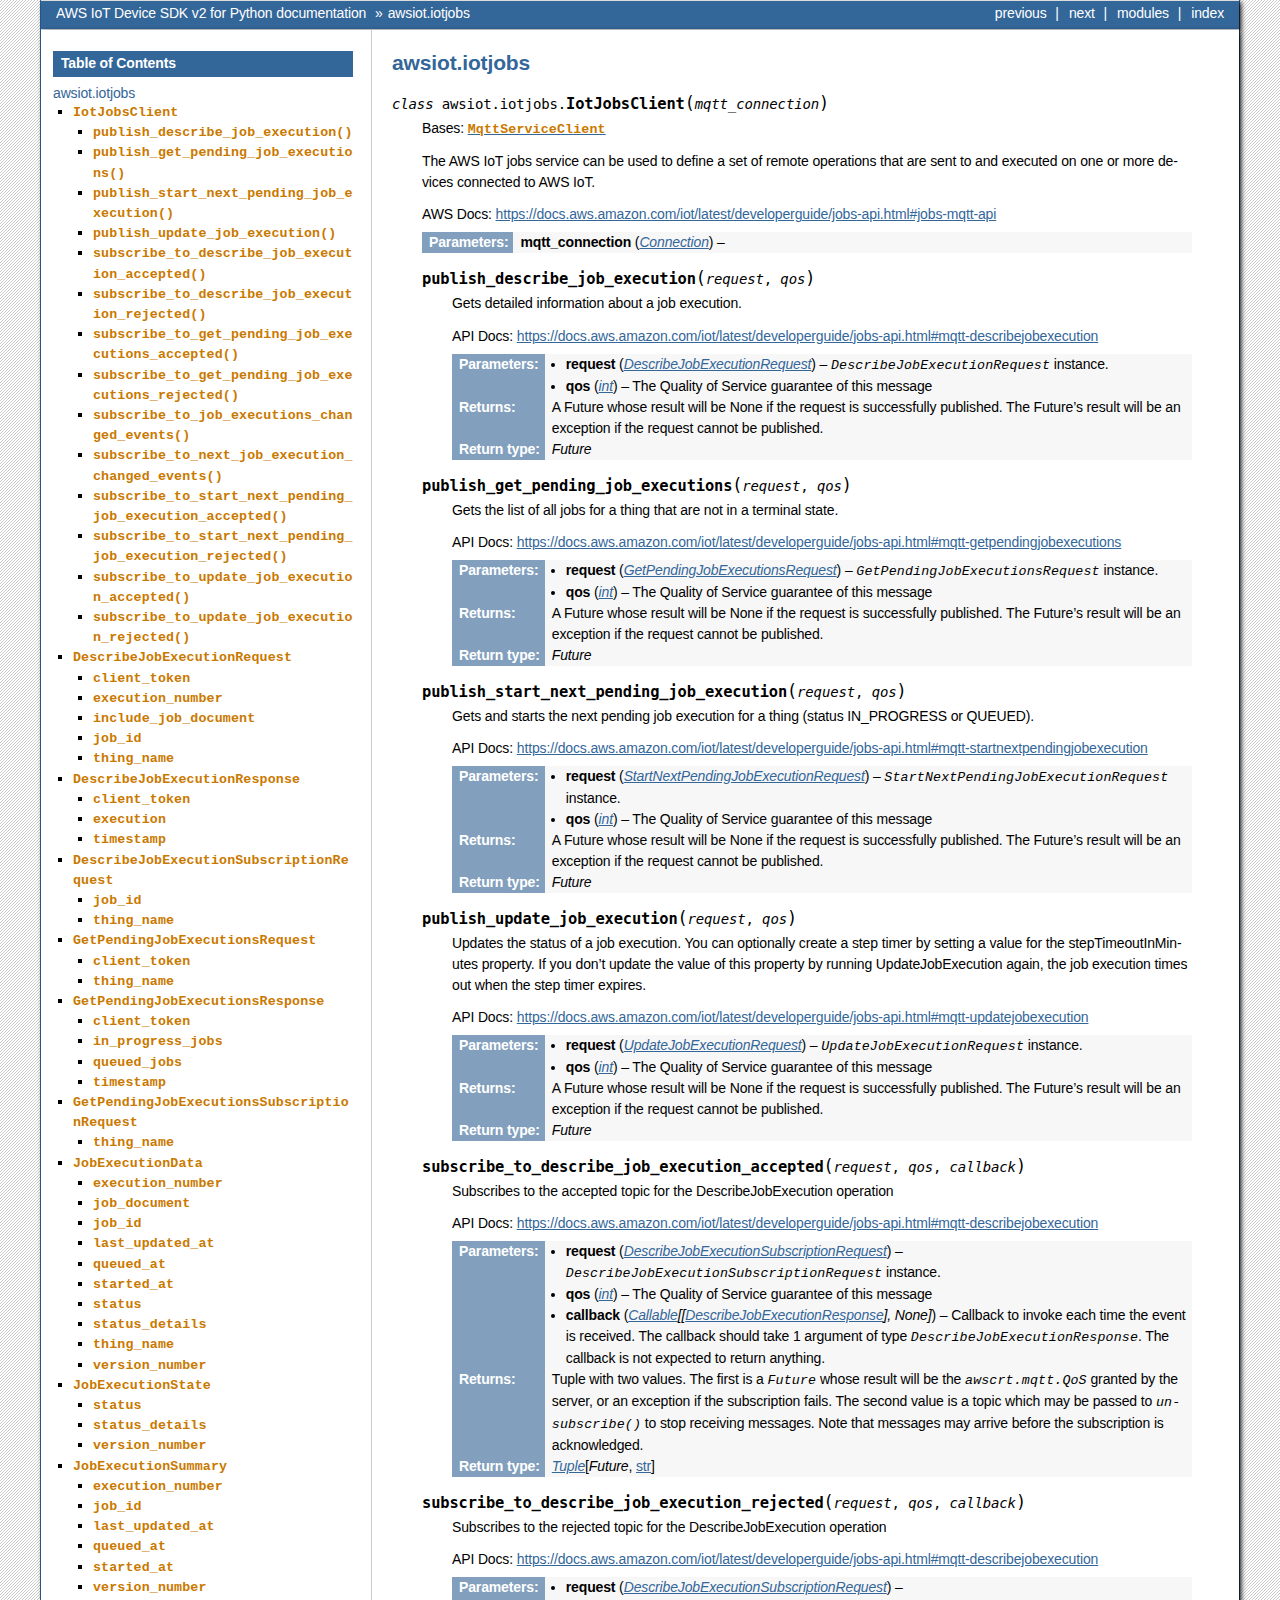
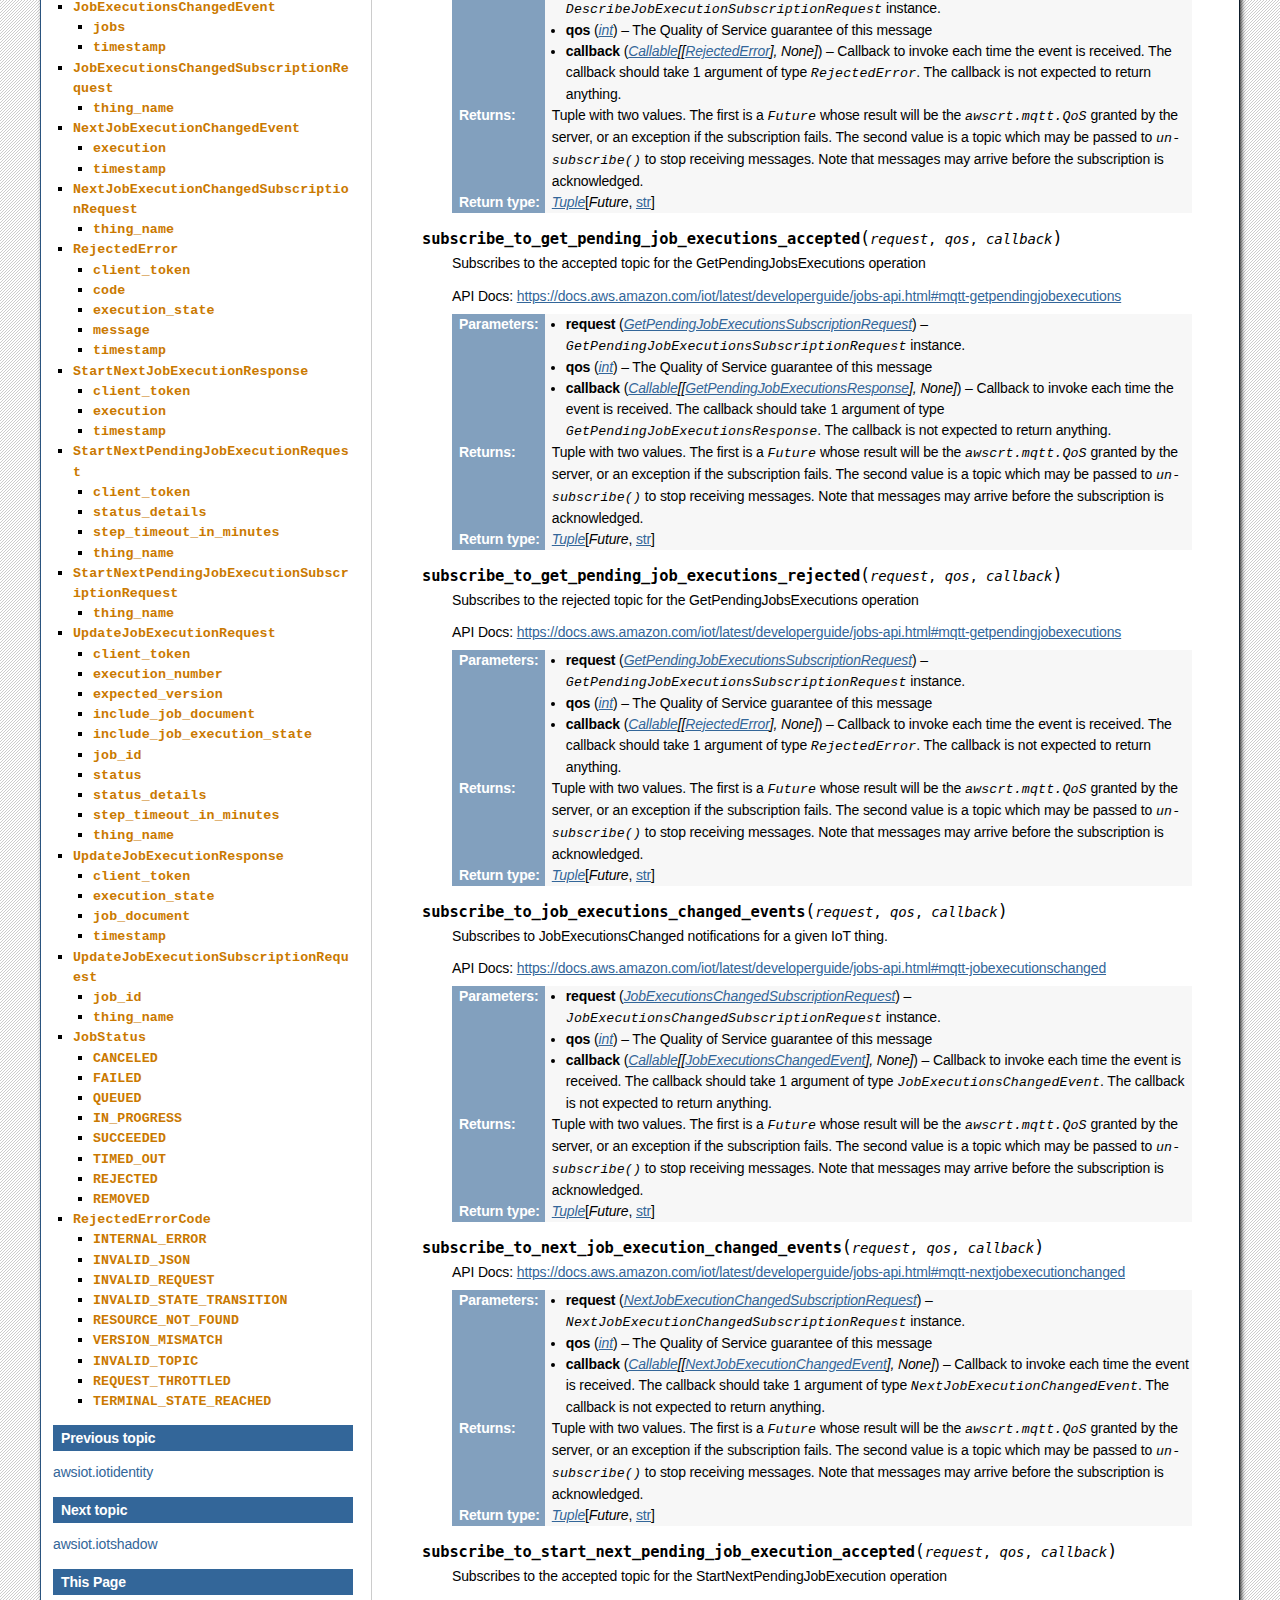
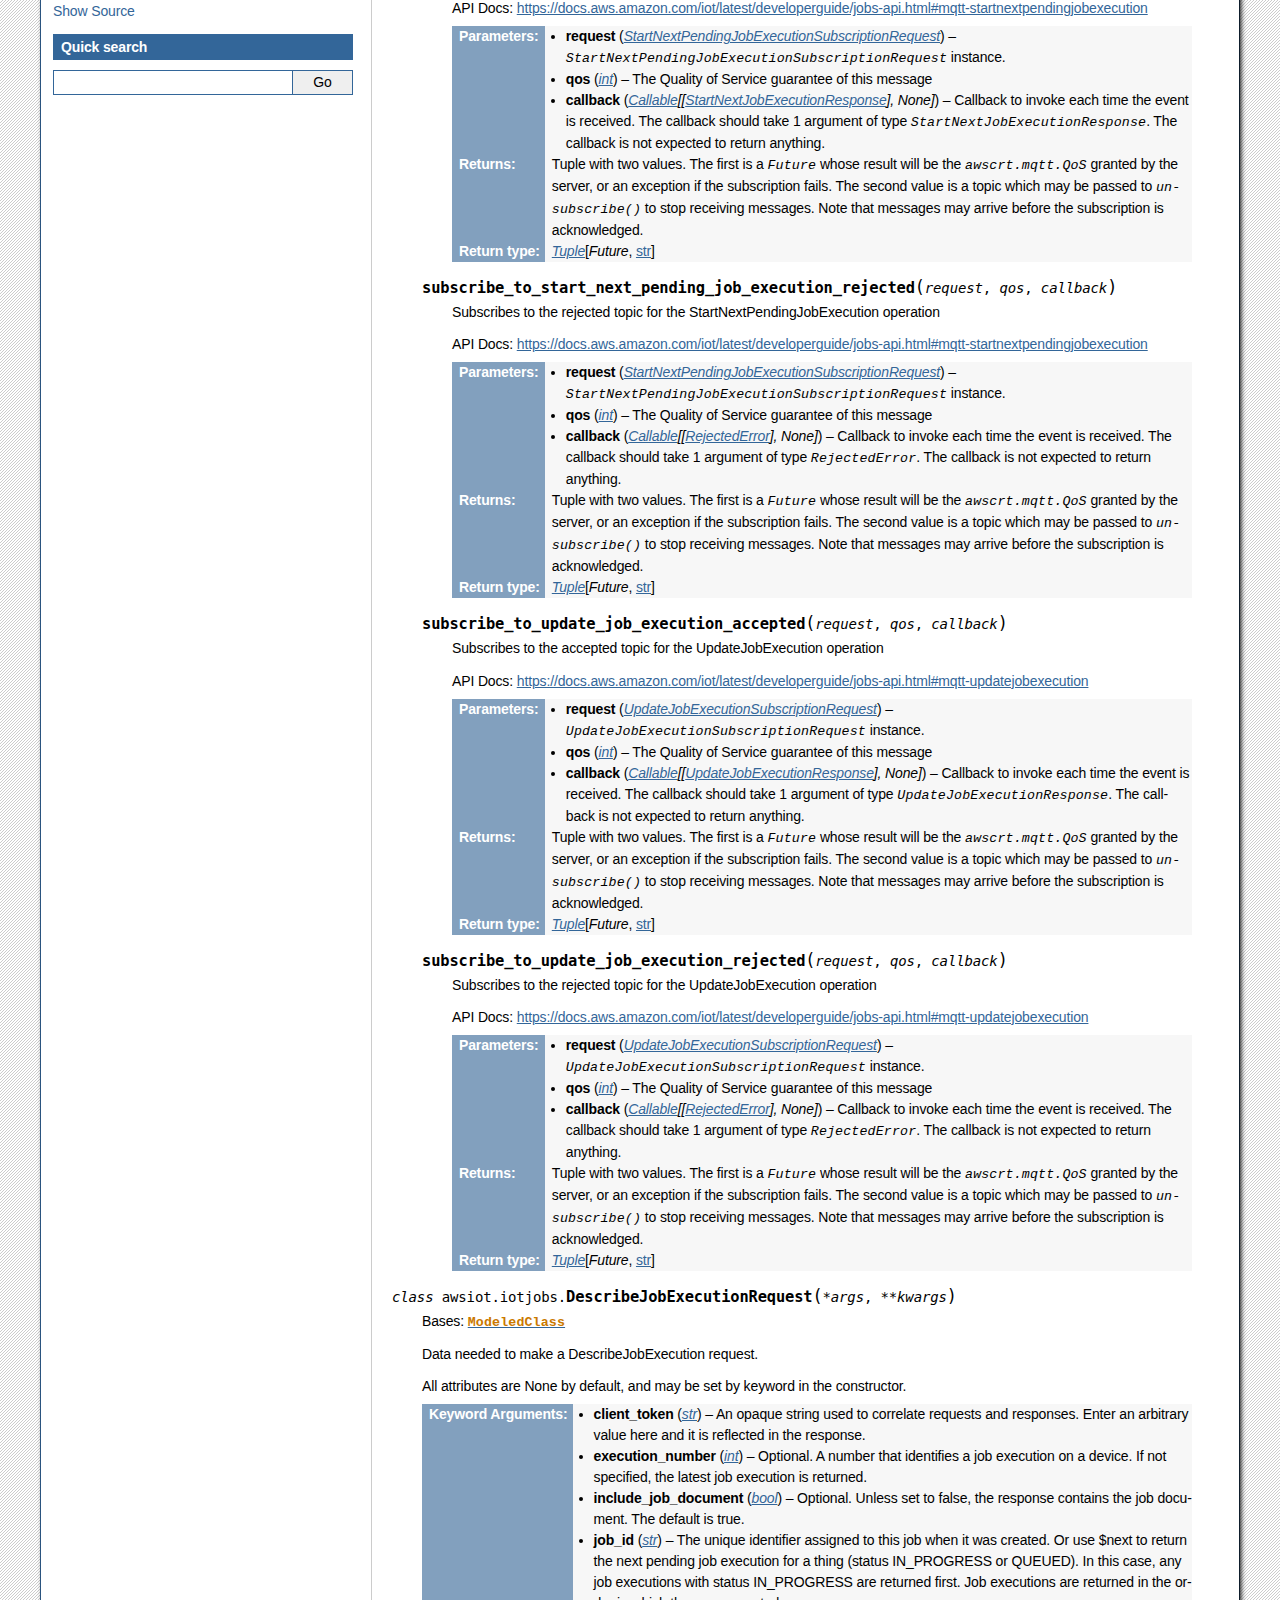
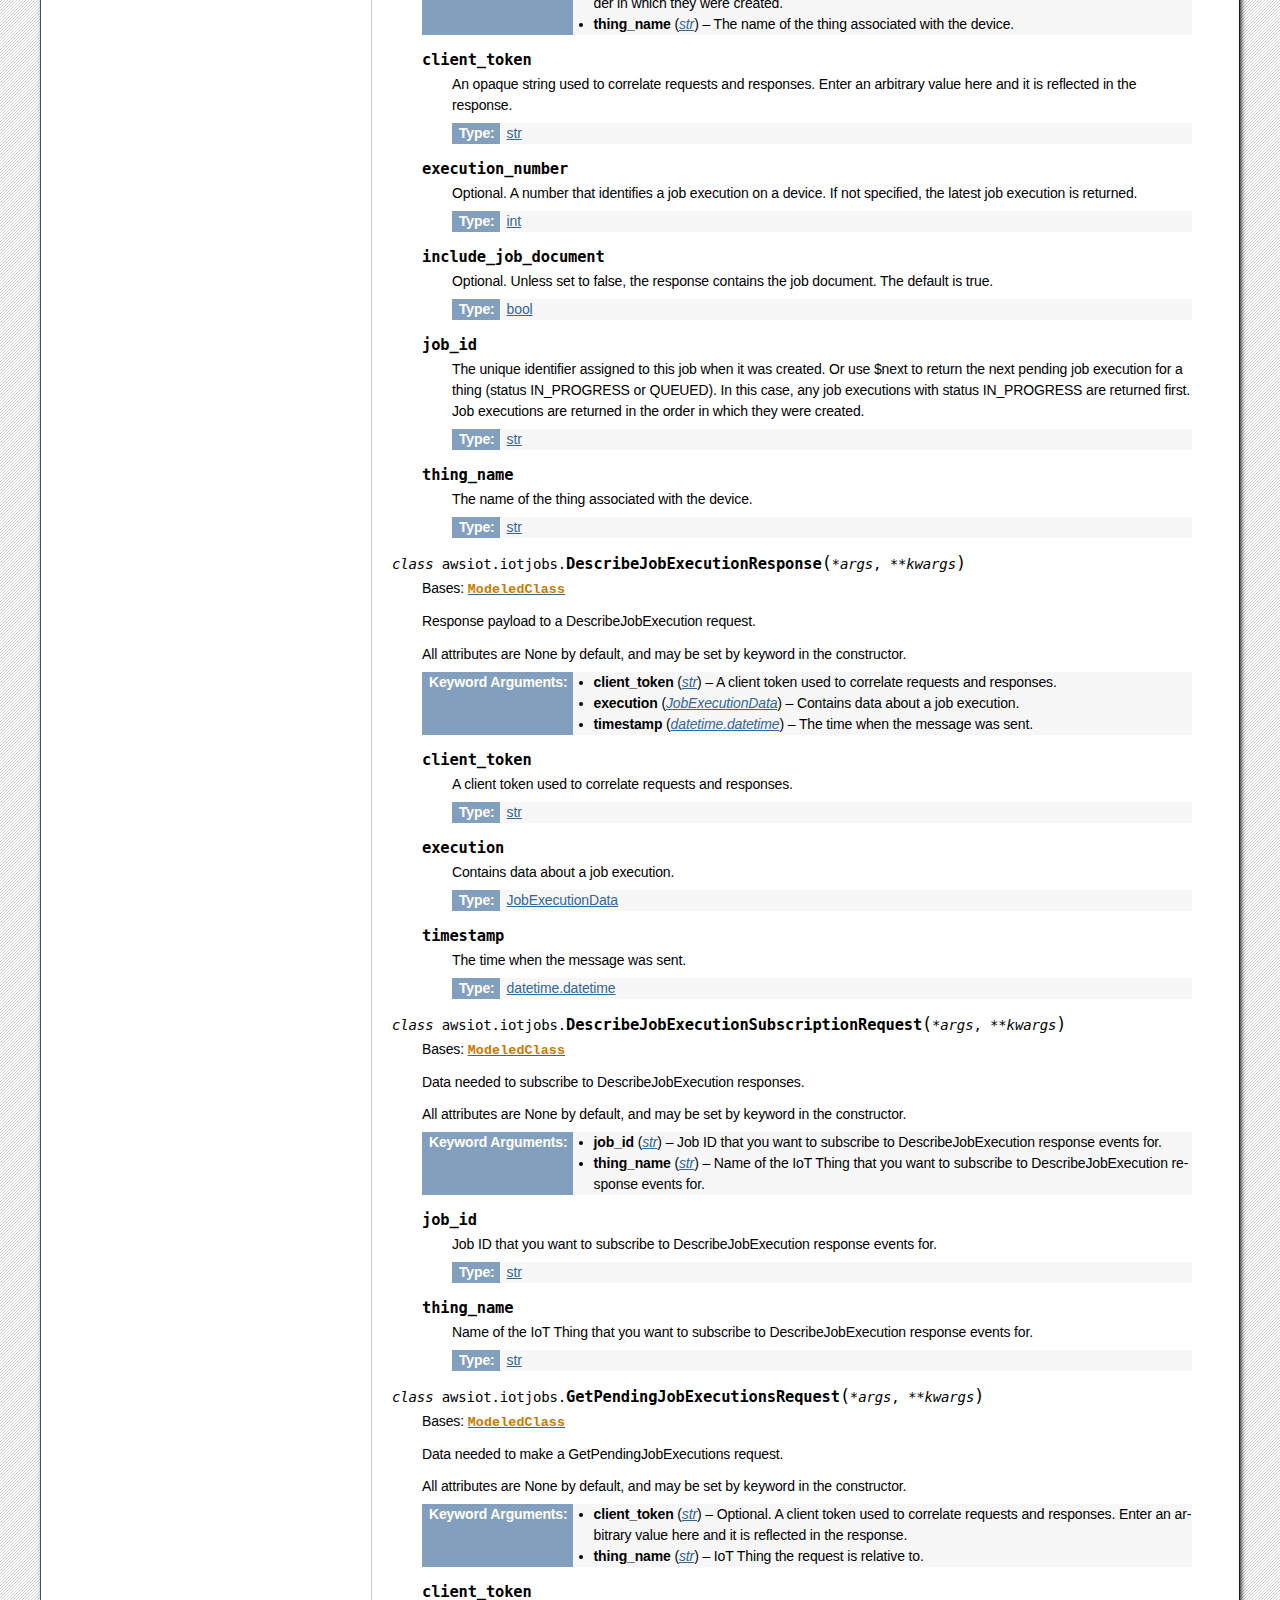
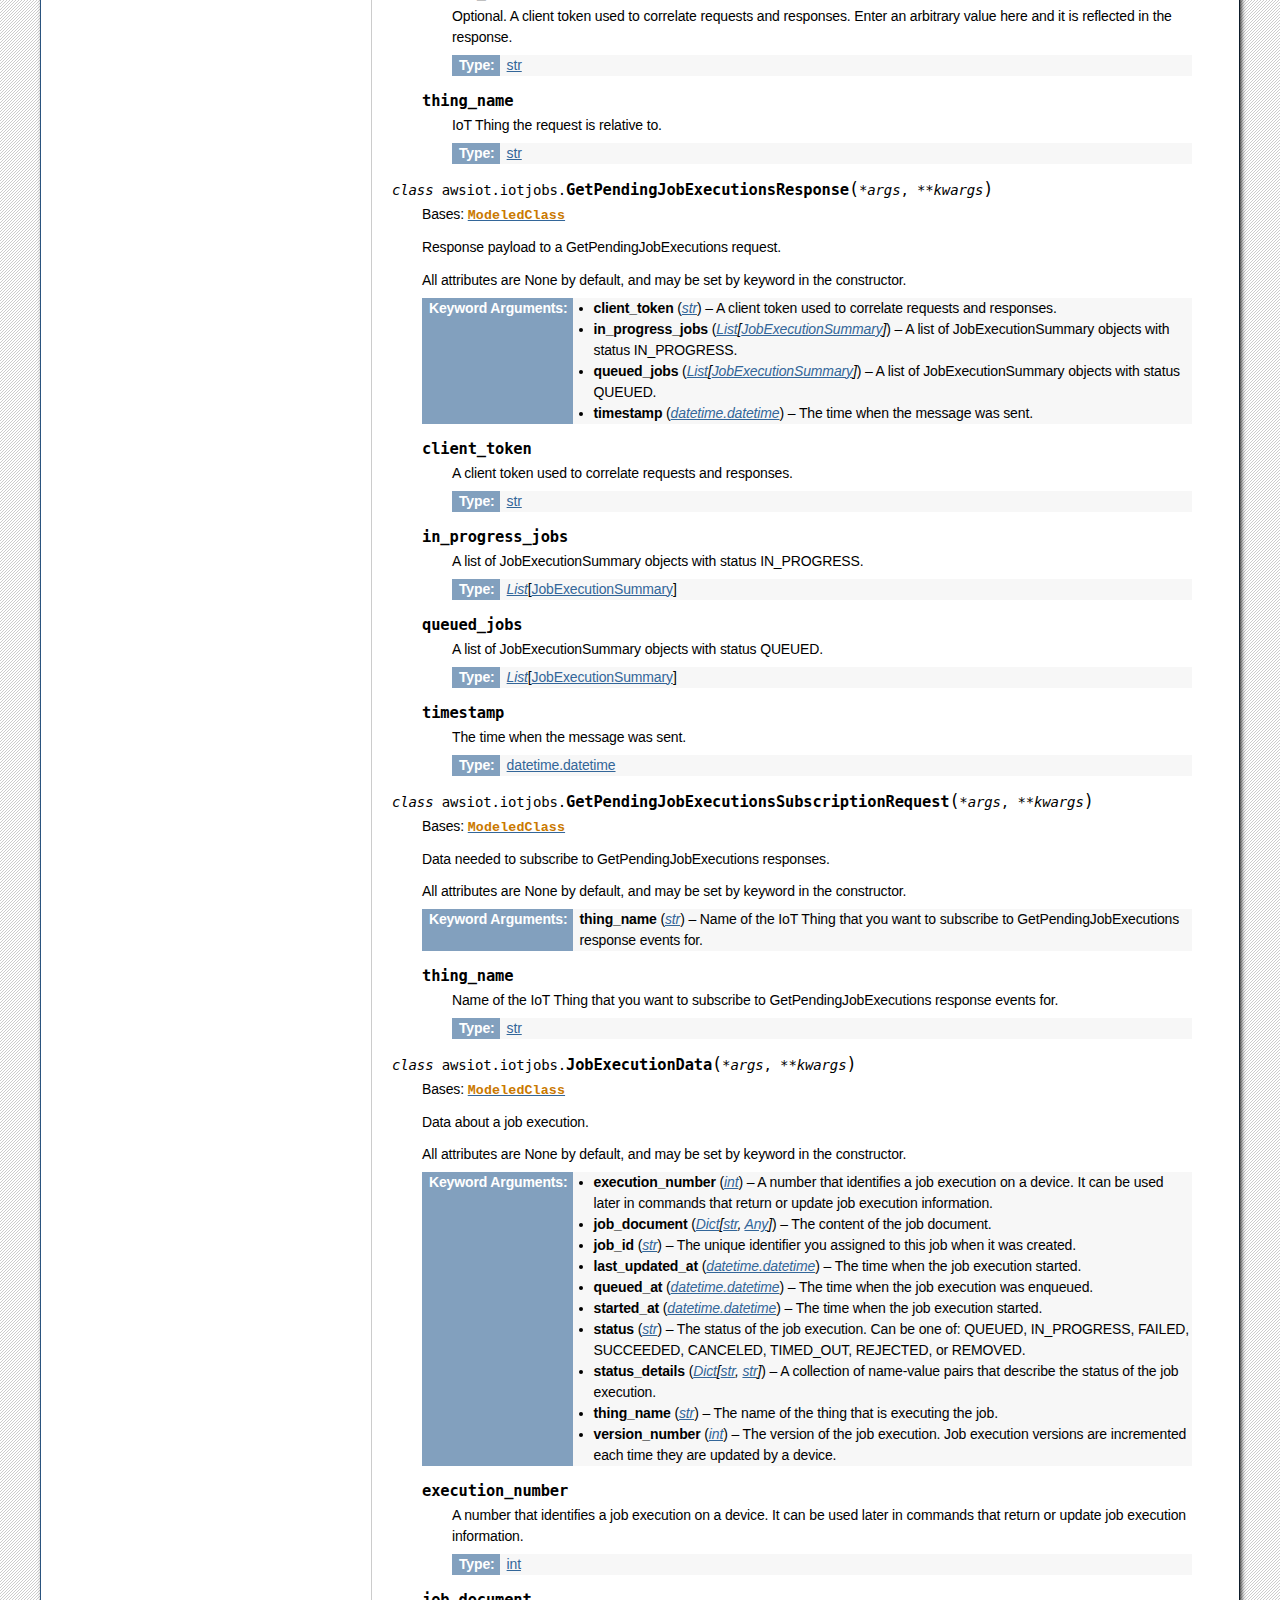
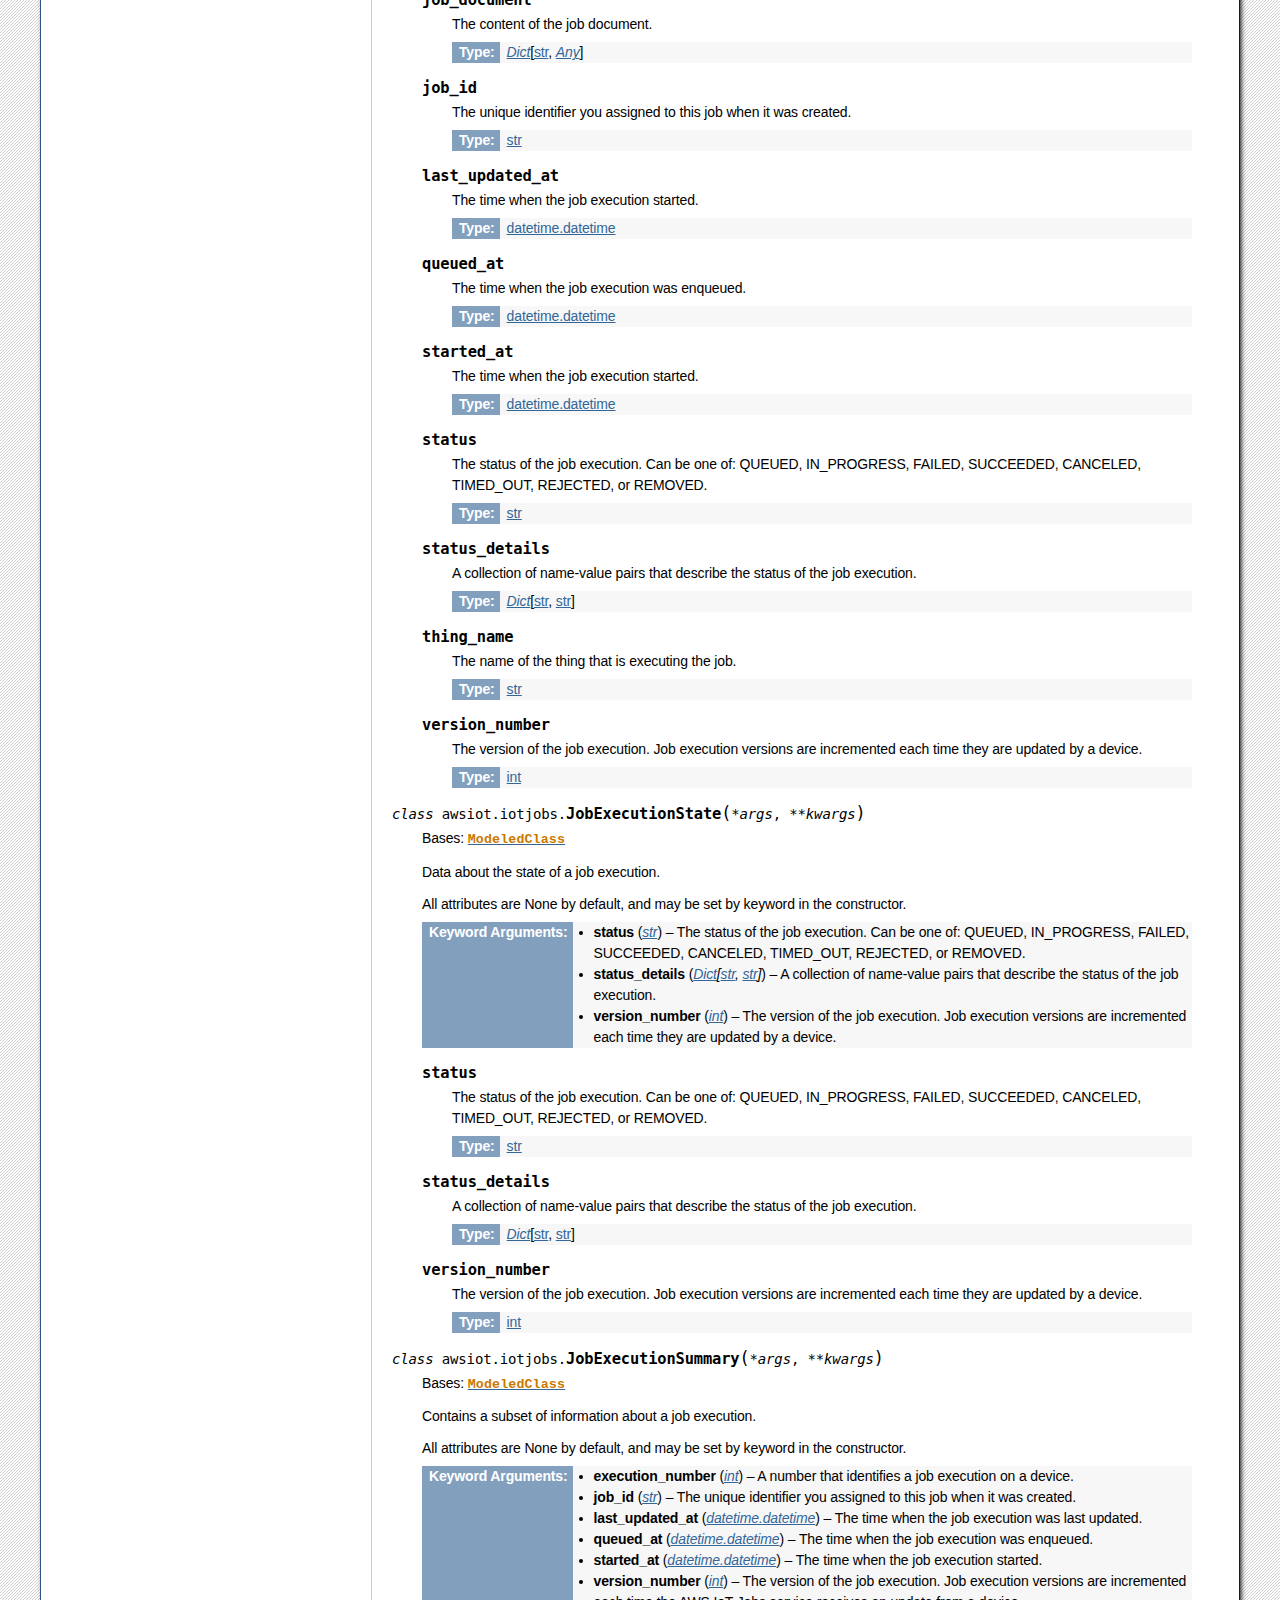
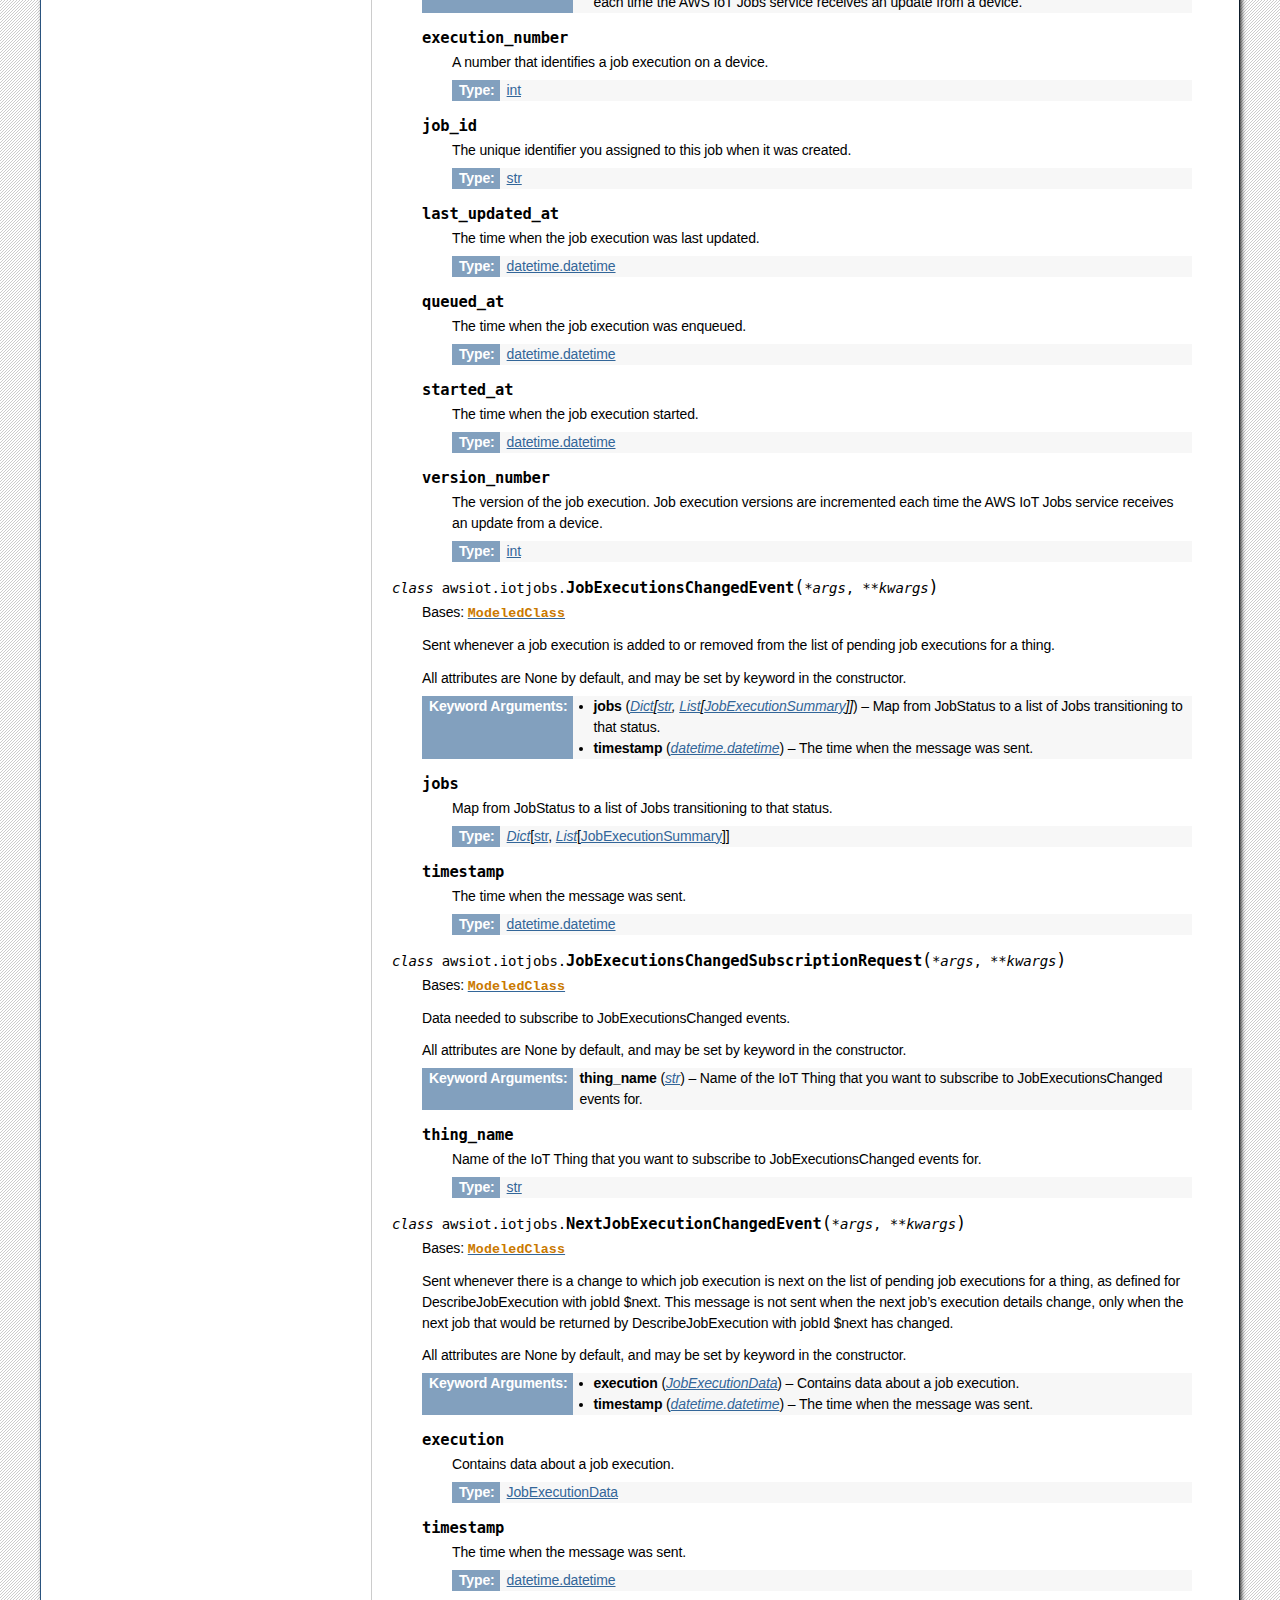
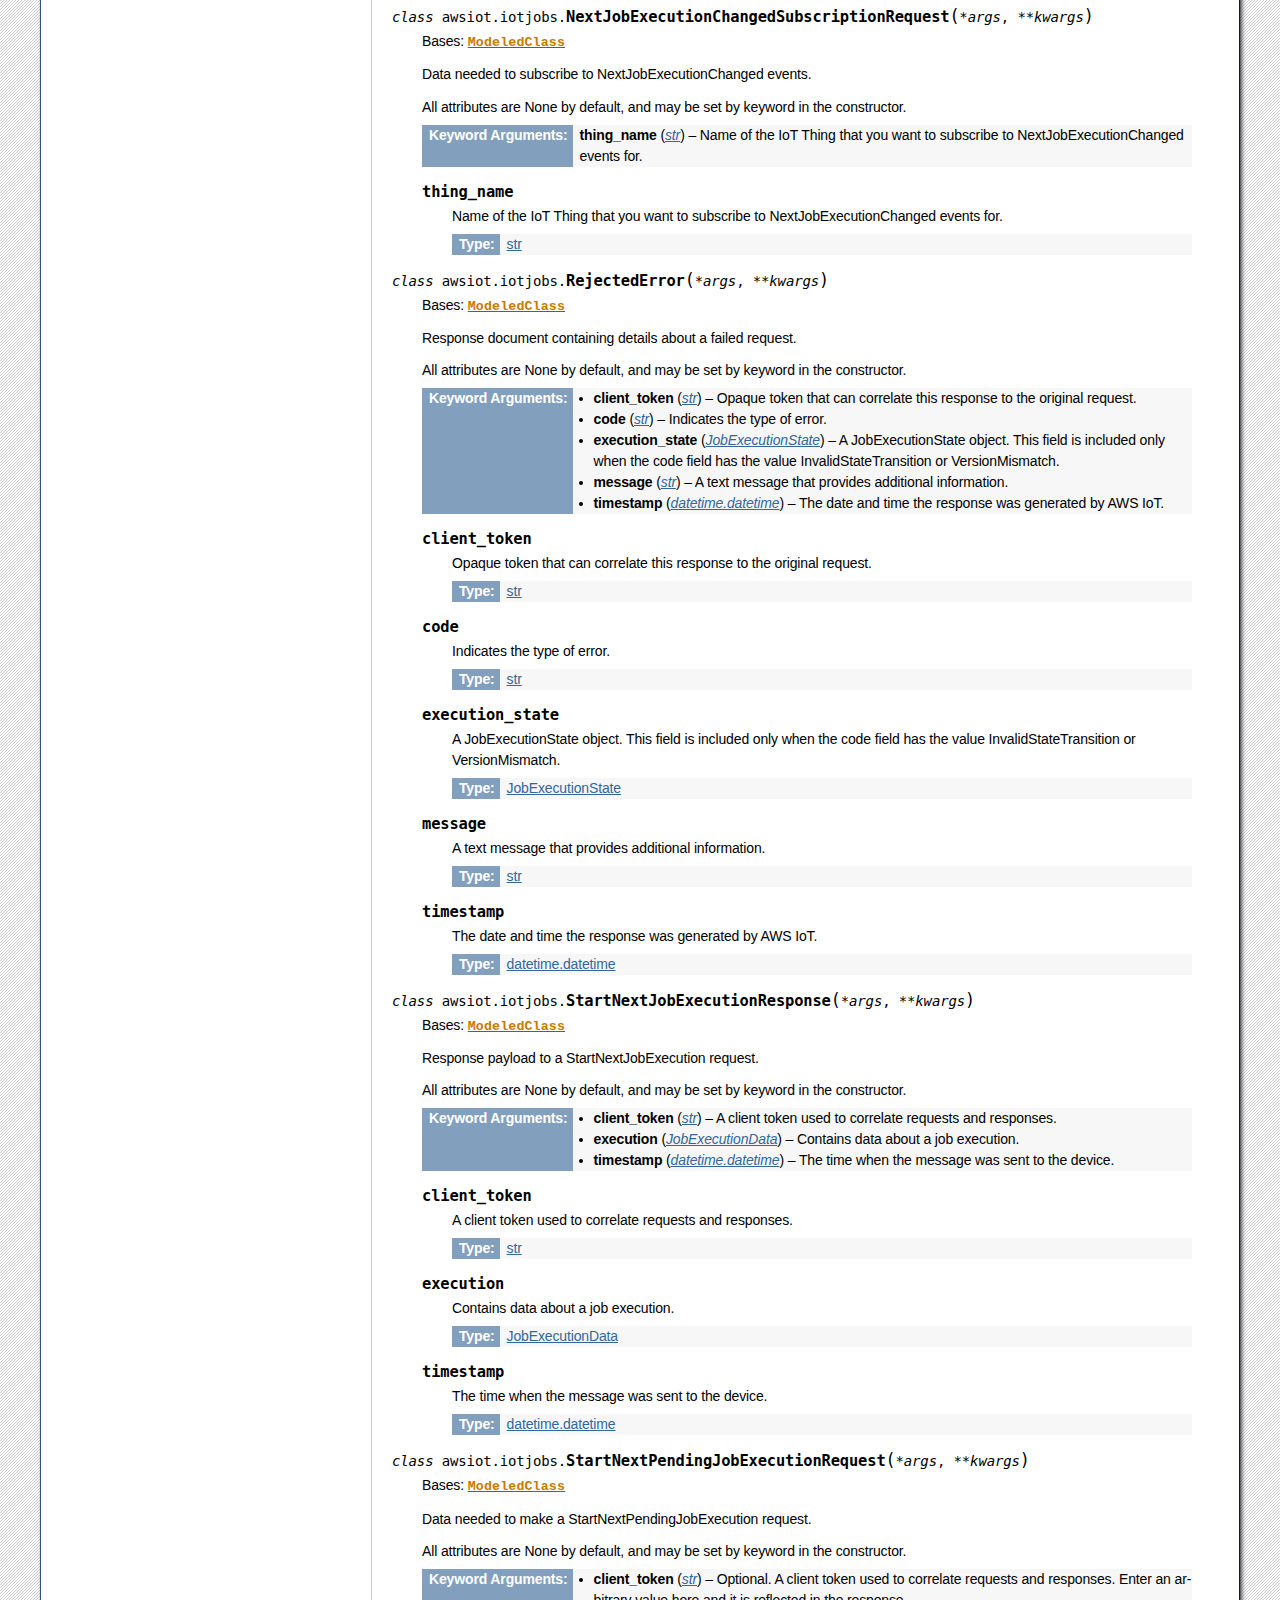
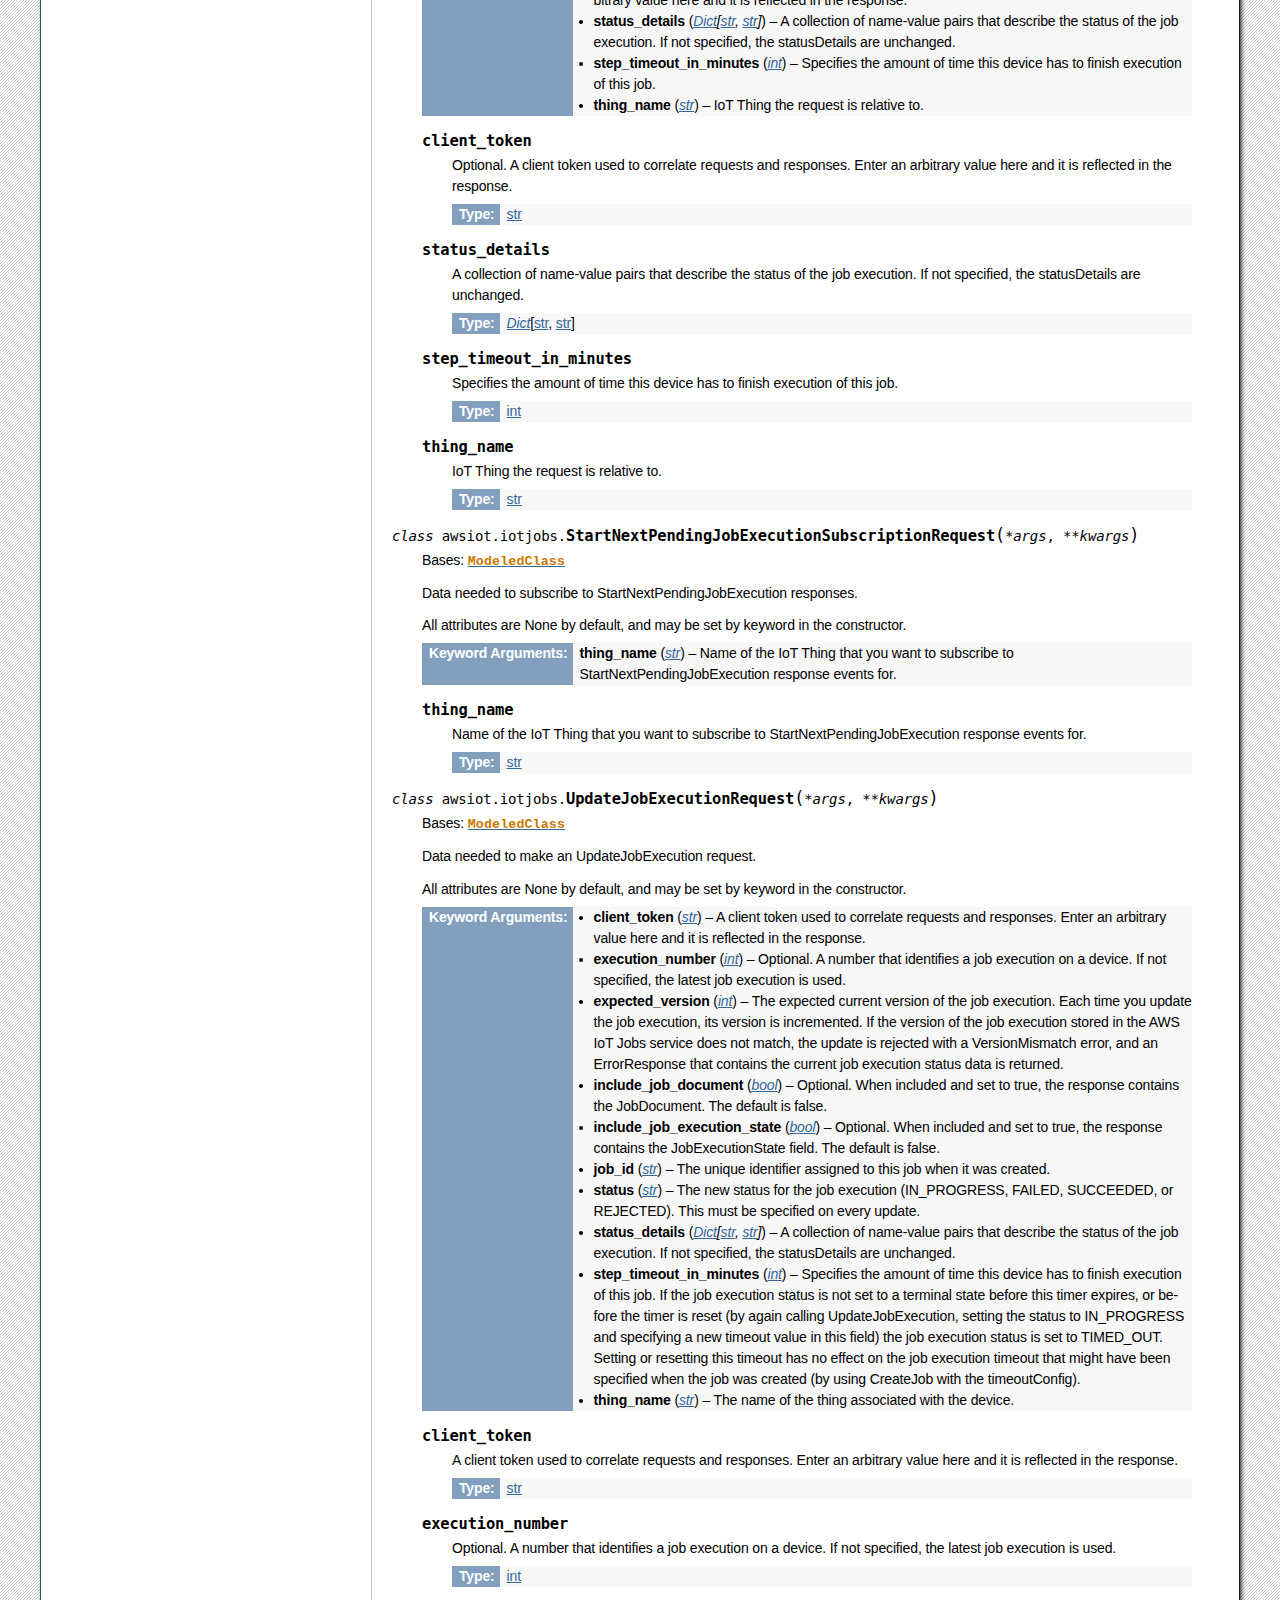
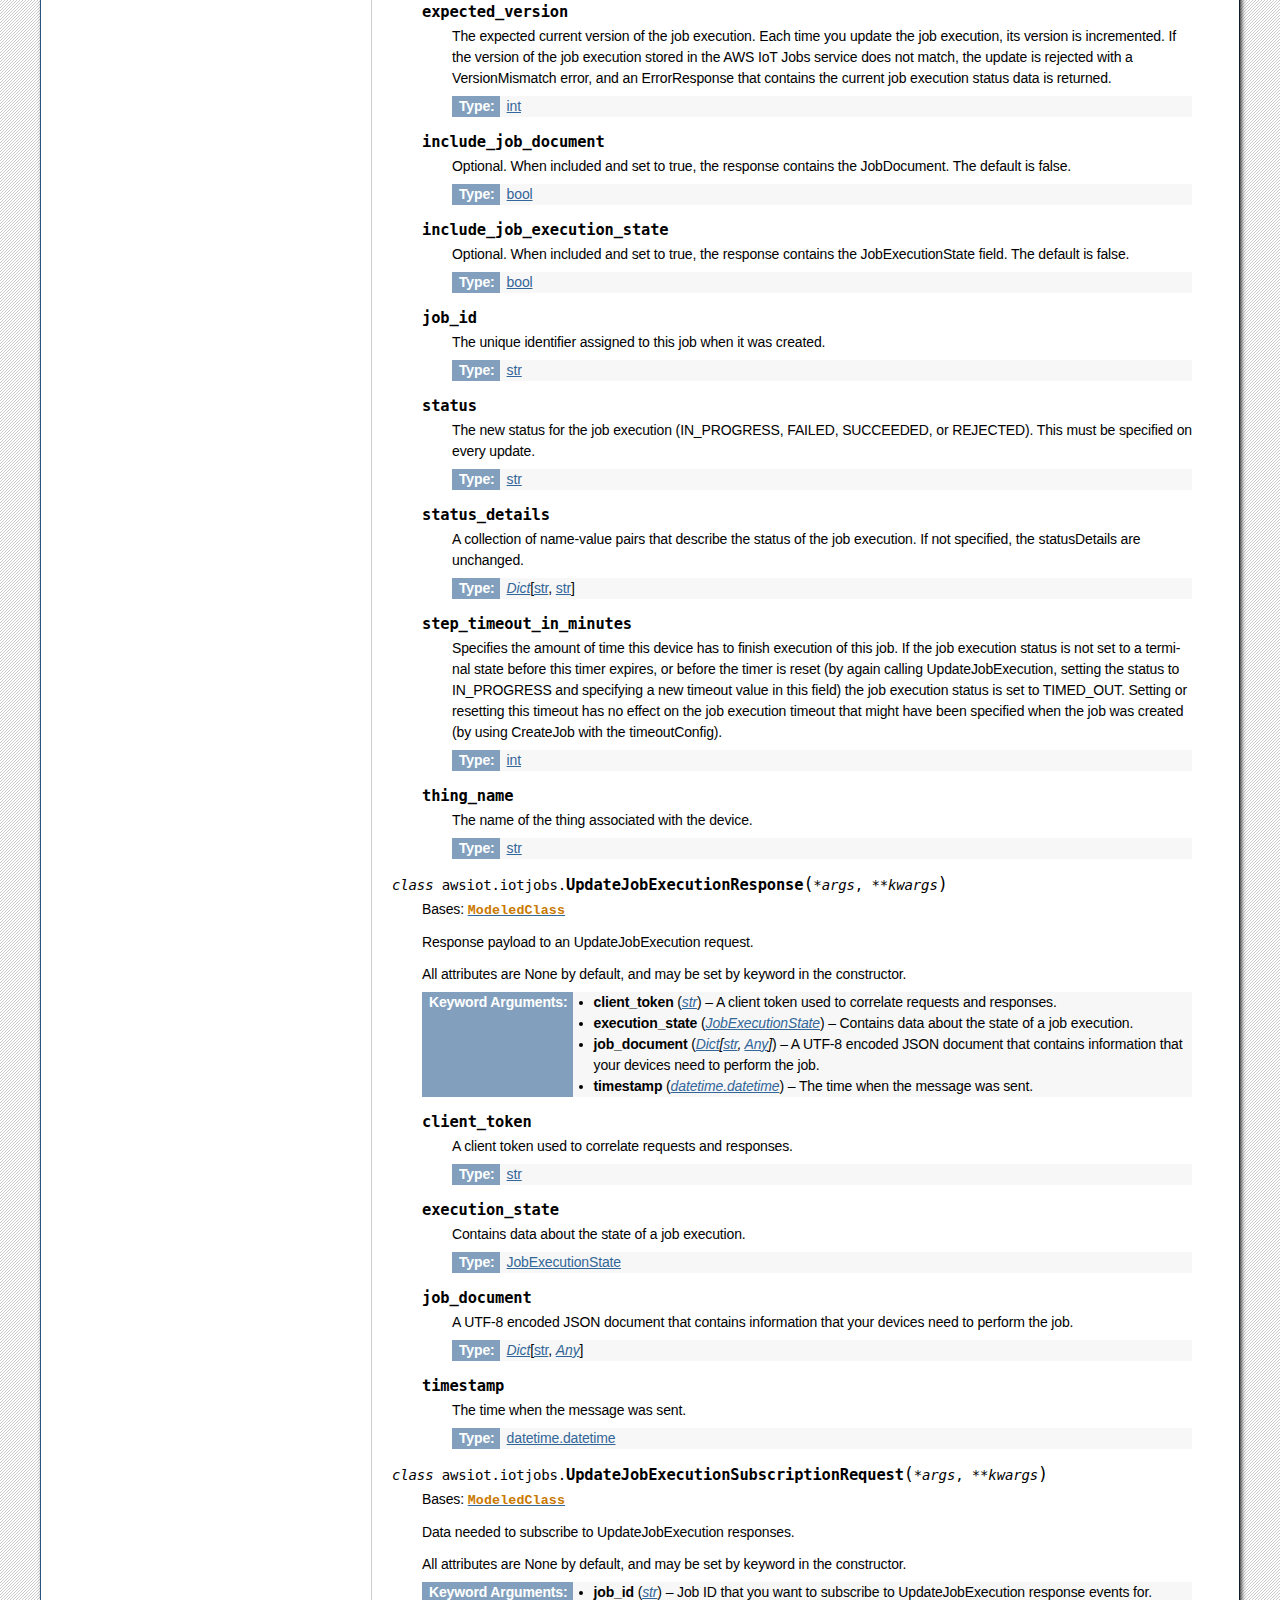
<file: docs/awsiot/iotjobs.html>
<!doctype html>

<html lang="en">
  <head>
    <meta charset="utf-8" />
    <meta name="viewport" content="width=device-width, initial-scale=1.0" /><meta name="generator" content="Docutils 0.19: https://docutils.sourceforge.io/" />

    <title>awsiot.iotjobs &#8212; AWS IoT Device SDK v2 for Python  documentation</title>
    <link rel="stylesheet" type="text/css" href="../_static/pygments.css" />
    <link rel="stylesheet" type="text/css" href="../_static/css/custom.css" />
    
    <script data-url_root="../" id="documentation_options" src="../_static/documentation_options.js"></script>
    <script src="../_static/jquery.js"></script>
    <script src="../_static/underscore.js"></script>
    <script src="../_static/_sphinx_javascript_frameworks_compat.js"></script>
    <script src="../_static/doctools.js"></script>
    <script src="../_static/sphinx_highlight.js"></script>
    <script src="../_static/bizstyle.js"></script>
    <link rel="index" title="Index" href="../genindex.html" />
    <link rel="search" title="Search" href="../search.html" />
    <link rel="next" title="awsiot.iotshadow" href="iotshadow.html" />
    <link rel="prev" title="awsiot.iotidentity" href="iotidentity.html" />
    <meta name="viewport" content="width=device-width,initial-scale=1.0" />
    <!--[if lt IE 9]>
    <script src="_static/css3-mediaqueries.js"></script>
    <![endif]-->
  </head><body>
    <div class="related" role="navigation" aria-label="related navigation">
      <h3>Navigation</h3>
      <ul>
        <li class="right" style="margin-right: 10px">
          <a href="../genindex.html" title="General Index"
             accesskey="I">index</a></li>
        <li class="right" >
          <a href="../py-modindex.html" title="Python Module Index"
             >modules</a> |</li>
        <li class="right" >
          <a href="iotshadow.html" title="awsiot.iotshadow"
             accesskey="N">next</a> |</li>
        <li class="right" >
          <a href="iotidentity.html" title="awsiot.iotidentity"
             accesskey="P">previous</a> |</li>
        <li class="nav-item nav-item-0"><a href="../index.html">AWS IoT Device SDK v2 for Python  documentation</a> &#187;</li>
        <li class="nav-item nav-item-this"><a href="">awsiot.iotjobs</a></li> 
      </ul>
    </div>  

    <div class="document">
      <div class="documentwrapper">
        <div class="bodywrapper">
          <div class="body" role="main">
            
  <section id="module-awsiot.iotjobs">
<span id="awsiot-iotjobs"></span><h1>awsiot.iotjobs<a class="headerlink" href="#module-awsiot.iotjobs" title="Permalink to this heading">¶</a></h1>
<dl class="py class">
<dt class="sig sig-object py" id="awsiot.iotjobs.IotJobsClient">
<em class="property"><span class="pre">class</span><span class="w"> </span></em><span class="sig-prename descclassname"><span class="pre">awsiot.iotjobs.</span></span><span class="sig-name descname"><span class="pre">IotJobsClient</span></span><span class="sig-paren">(</span><em class="sig-param"><span class="n"><span class="pre">mqtt_connection</span></span></em><span class="sig-paren">)</span><a class="headerlink" href="#awsiot.iotjobs.IotJobsClient" title="Permalink to this definition">¶</a></dt>
<dd><p>Bases: <a class="reference internal" href="awsiot.html#awsiot.MqttServiceClient" title="awsiot.MqttServiceClient"><code class="xref py py-class docutils literal notranslate"><span class="pre">MqttServiceClient</span></code></a></p>
<p>The AWS IoT jobs service can be used to define a set of remote operations that are sent to and executed on one or more devices connected to AWS IoT.</p>
<p>AWS Docs: <a class="reference external" href="https://docs.aws.amazon.com/iot/latest/developerguide/jobs-api.html#jobs-mqtt-api">https://docs.aws.amazon.com/iot/latest/developerguide/jobs-api.html#jobs-mqtt-api</a></p>
<dl class="field-list simple">
<dt class="field-odd">Parameters<span class="colon">:</span></dt>
<dd class="field-odd"><p><strong>mqtt_connection</strong> (<a class="reference external" href="https://awslabs.github.io/aws-crt-python/api/mqtt.html#awscrt.mqtt.Connection" title="(in awscrt)"><em>Connection</em></a>) – </p>
</dd>
</dl>
<dl class="py method">
<dt class="sig sig-object py" id="awsiot.iotjobs.IotJobsClient.publish_describe_job_execution">
<span class="sig-name descname"><span class="pre">publish_describe_job_execution</span></span><span class="sig-paren">(</span><em class="sig-param"><span class="n"><span class="pre">request</span></span></em>, <em class="sig-param"><span class="n"><span class="pre">qos</span></span></em><span class="sig-paren">)</span><a class="headerlink" href="#awsiot.iotjobs.IotJobsClient.publish_describe_job_execution" title="Permalink to this definition">¶</a></dt>
<dd><p>Gets detailed information about a job execution.</p>
<p>API Docs: <a class="reference external" href="https://docs.aws.amazon.com/iot/latest/developerguide/jobs-api.html#mqtt-describejobexecution">https://docs.aws.amazon.com/iot/latest/developerguide/jobs-api.html#mqtt-describejobexecution</a></p>
<dl class="field-list simple">
<dt class="field-odd">Parameters<span class="colon">:</span></dt>
<dd class="field-odd"><ul class="simple">
<li><p><strong>request</strong> (<a class="reference internal" href="#awsiot.iotjobs.DescribeJobExecutionRequest" title="awsiot.iotjobs.DescribeJobExecutionRequest"><em>DescribeJobExecutionRequest</em></a>) – <cite>DescribeJobExecutionRequest</cite> instance.</p></li>
<li><p><strong>qos</strong> (<a class="reference external" href="https://docs.python.org/3/library/functions.html#int" title="(in Python v3.11)"><em>int</em></a>) – The Quality of Service guarantee of this message</p></li>
</ul>
</dd>
<dt class="field-even">Returns<span class="colon">:</span></dt>
<dd class="field-even"><p>A Future whose result will be None if the
request is successfully published. The Future’s result will be an
exception if the request cannot be published.</p>
</dd>
<dt class="field-odd">Return type<span class="colon">:</span></dt>
<dd class="field-odd"><p><em>Future</em></p>
</dd>
</dl>
</dd></dl>

<dl class="py method">
<dt class="sig sig-object py" id="awsiot.iotjobs.IotJobsClient.publish_get_pending_job_executions">
<span class="sig-name descname"><span class="pre">publish_get_pending_job_executions</span></span><span class="sig-paren">(</span><em class="sig-param"><span class="n"><span class="pre">request</span></span></em>, <em class="sig-param"><span class="n"><span class="pre">qos</span></span></em><span class="sig-paren">)</span><a class="headerlink" href="#awsiot.iotjobs.IotJobsClient.publish_get_pending_job_executions" title="Permalink to this definition">¶</a></dt>
<dd><p>Gets the list of all jobs for a thing that are not in a terminal state.</p>
<p>API Docs: <a class="reference external" href="https://docs.aws.amazon.com/iot/latest/developerguide/jobs-api.html#mqtt-getpendingjobexecutions">https://docs.aws.amazon.com/iot/latest/developerguide/jobs-api.html#mqtt-getpendingjobexecutions</a></p>
<dl class="field-list simple">
<dt class="field-odd">Parameters<span class="colon">:</span></dt>
<dd class="field-odd"><ul class="simple">
<li><p><strong>request</strong> (<a class="reference internal" href="#awsiot.iotjobs.GetPendingJobExecutionsRequest" title="awsiot.iotjobs.GetPendingJobExecutionsRequest"><em>GetPendingJobExecutionsRequest</em></a>) – <cite>GetPendingJobExecutionsRequest</cite> instance.</p></li>
<li><p><strong>qos</strong> (<a class="reference external" href="https://docs.python.org/3/library/functions.html#int" title="(in Python v3.11)"><em>int</em></a>) – The Quality of Service guarantee of this message</p></li>
</ul>
</dd>
<dt class="field-even">Returns<span class="colon">:</span></dt>
<dd class="field-even"><p>A Future whose result will be None if the
request is successfully published. The Future’s result will be an
exception if the request cannot be published.</p>
</dd>
<dt class="field-odd">Return type<span class="colon">:</span></dt>
<dd class="field-odd"><p><em>Future</em></p>
</dd>
</dl>
</dd></dl>

<dl class="py method">
<dt class="sig sig-object py" id="awsiot.iotjobs.IotJobsClient.publish_start_next_pending_job_execution">
<span class="sig-name descname"><span class="pre">publish_start_next_pending_job_execution</span></span><span class="sig-paren">(</span><em class="sig-param"><span class="n"><span class="pre">request</span></span></em>, <em class="sig-param"><span class="n"><span class="pre">qos</span></span></em><span class="sig-paren">)</span><a class="headerlink" href="#awsiot.iotjobs.IotJobsClient.publish_start_next_pending_job_execution" title="Permalink to this definition">¶</a></dt>
<dd><p>Gets and starts the next pending job execution for a thing (status IN_PROGRESS or QUEUED).</p>
<p>API Docs: <a class="reference external" href="https://docs.aws.amazon.com/iot/latest/developerguide/jobs-api.html#mqtt-startnextpendingjobexecution">https://docs.aws.amazon.com/iot/latest/developerguide/jobs-api.html#mqtt-startnextpendingjobexecution</a></p>
<dl class="field-list simple">
<dt class="field-odd">Parameters<span class="colon">:</span></dt>
<dd class="field-odd"><ul class="simple">
<li><p><strong>request</strong> (<a class="reference internal" href="#awsiot.iotjobs.StartNextPendingJobExecutionRequest" title="awsiot.iotjobs.StartNextPendingJobExecutionRequest"><em>StartNextPendingJobExecutionRequest</em></a>) – <cite>StartNextPendingJobExecutionRequest</cite> instance.</p></li>
<li><p><strong>qos</strong> (<a class="reference external" href="https://docs.python.org/3/library/functions.html#int" title="(in Python v3.11)"><em>int</em></a>) – The Quality of Service guarantee of this message</p></li>
</ul>
</dd>
<dt class="field-even">Returns<span class="colon">:</span></dt>
<dd class="field-even"><p>A Future whose result will be None if the
request is successfully published. The Future’s result will be an
exception if the request cannot be published.</p>
</dd>
<dt class="field-odd">Return type<span class="colon">:</span></dt>
<dd class="field-odd"><p><em>Future</em></p>
</dd>
</dl>
</dd></dl>

<dl class="py method">
<dt class="sig sig-object py" id="awsiot.iotjobs.IotJobsClient.publish_update_job_execution">
<span class="sig-name descname"><span class="pre">publish_update_job_execution</span></span><span class="sig-paren">(</span><em class="sig-param"><span class="n"><span class="pre">request</span></span></em>, <em class="sig-param"><span class="n"><span class="pre">qos</span></span></em><span class="sig-paren">)</span><a class="headerlink" href="#awsiot.iotjobs.IotJobsClient.publish_update_job_execution" title="Permalink to this definition">¶</a></dt>
<dd><p>Updates the status of a job execution. You can optionally create a step timer by setting a value for the stepTimeoutInMinutes property. If you don’t update the value of this property by running UpdateJobExecution again, the job execution times out when the step timer expires.</p>
<p>API Docs: <a class="reference external" href="https://docs.aws.amazon.com/iot/latest/developerguide/jobs-api.html#mqtt-updatejobexecution">https://docs.aws.amazon.com/iot/latest/developerguide/jobs-api.html#mqtt-updatejobexecution</a></p>
<dl class="field-list simple">
<dt class="field-odd">Parameters<span class="colon">:</span></dt>
<dd class="field-odd"><ul class="simple">
<li><p><strong>request</strong> (<a class="reference internal" href="#awsiot.iotjobs.UpdateJobExecutionRequest" title="awsiot.iotjobs.UpdateJobExecutionRequest"><em>UpdateJobExecutionRequest</em></a>) – <cite>UpdateJobExecutionRequest</cite> instance.</p></li>
<li><p><strong>qos</strong> (<a class="reference external" href="https://docs.python.org/3/library/functions.html#int" title="(in Python v3.11)"><em>int</em></a>) – The Quality of Service guarantee of this message</p></li>
</ul>
</dd>
<dt class="field-even">Returns<span class="colon">:</span></dt>
<dd class="field-even"><p>A Future whose result will be None if the
request is successfully published. The Future’s result will be an
exception if the request cannot be published.</p>
</dd>
<dt class="field-odd">Return type<span class="colon">:</span></dt>
<dd class="field-odd"><p><em>Future</em></p>
</dd>
</dl>
</dd></dl>

<dl class="py method">
<dt class="sig sig-object py" id="awsiot.iotjobs.IotJobsClient.subscribe_to_describe_job_execution_accepted">
<span class="sig-name descname"><span class="pre">subscribe_to_describe_job_execution_accepted</span></span><span class="sig-paren">(</span><em class="sig-param"><span class="n"><span class="pre">request</span></span></em>, <em class="sig-param"><span class="n"><span class="pre">qos</span></span></em>, <em class="sig-param"><span class="n"><span class="pre">callback</span></span></em><span class="sig-paren">)</span><a class="headerlink" href="#awsiot.iotjobs.IotJobsClient.subscribe_to_describe_job_execution_accepted" title="Permalink to this definition">¶</a></dt>
<dd><p>Subscribes to the accepted topic for the DescribeJobExecution operation</p>
<p>API Docs: <a class="reference external" href="https://docs.aws.amazon.com/iot/latest/developerguide/jobs-api.html#mqtt-describejobexecution">https://docs.aws.amazon.com/iot/latest/developerguide/jobs-api.html#mqtt-describejobexecution</a></p>
<dl class="field-list simple">
<dt class="field-odd">Parameters<span class="colon">:</span></dt>
<dd class="field-odd"><ul class="simple">
<li><p><strong>request</strong> (<a class="reference internal" href="#awsiot.iotjobs.DescribeJobExecutionSubscriptionRequest" title="awsiot.iotjobs.DescribeJobExecutionSubscriptionRequest"><em>DescribeJobExecutionSubscriptionRequest</em></a>) – <cite>DescribeJobExecutionSubscriptionRequest</cite> instance.</p></li>
<li><p><strong>qos</strong> (<a class="reference external" href="https://docs.python.org/3/library/functions.html#int" title="(in Python v3.11)"><em>int</em></a>) – The Quality of Service guarantee of this message</p></li>
<li><p><strong>callback</strong> (<a class="reference external" href="https://docs.python.org/3/library/typing.html#typing.Callable" title="(in Python v3.11)"><em>Callable</em></a><em>[</em><em>[</em><a class="reference internal" href="#awsiot.iotjobs.DescribeJobExecutionResponse" title="awsiot.iotjobs.DescribeJobExecutionResponse"><em>DescribeJobExecutionResponse</em></a><em>]</em><em>, </em><em>None</em><em>]</em>) – Callback to invoke each time the event is received.
The callback should take 1 argument of type <cite>DescribeJobExecutionResponse</cite>.
The callback is not expected to return anything.</p></li>
</ul>
</dd>
<dt class="field-even">Returns<span class="colon">:</span></dt>
<dd class="field-even"><p>Tuple with two values. The first is a <cite>Future</cite> whose result will be the
<cite>awscrt.mqtt.QoS</cite> granted by the server, or an exception if the
subscription fails. The second value is a topic which may be passed
to <cite>unsubscribe()</cite> to stop receiving messages. Note that messages
may arrive before the subscription is acknowledged.</p>
</dd>
<dt class="field-odd">Return type<span class="colon">:</span></dt>
<dd class="field-odd"><p><a class="reference external" href="https://docs.python.org/3/library/typing.html#typing.Tuple" title="(in Python v3.11)"><em>Tuple</em></a>[<em>Future</em>, <a class="reference external" href="https://docs.python.org/3/library/stdtypes.html#str" title="(in Python v3.11)">str</a>]</p>
</dd>
</dl>
</dd></dl>

<dl class="py method">
<dt class="sig sig-object py" id="awsiot.iotjobs.IotJobsClient.subscribe_to_describe_job_execution_rejected">
<span class="sig-name descname"><span class="pre">subscribe_to_describe_job_execution_rejected</span></span><span class="sig-paren">(</span><em class="sig-param"><span class="n"><span class="pre">request</span></span></em>, <em class="sig-param"><span class="n"><span class="pre">qos</span></span></em>, <em class="sig-param"><span class="n"><span class="pre">callback</span></span></em><span class="sig-paren">)</span><a class="headerlink" href="#awsiot.iotjobs.IotJobsClient.subscribe_to_describe_job_execution_rejected" title="Permalink to this definition">¶</a></dt>
<dd><p>Subscribes to the rejected topic for the DescribeJobExecution operation</p>
<p>API Docs: <a class="reference external" href="https://docs.aws.amazon.com/iot/latest/developerguide/jobs-api.html#mqtt-describejobexecution">https://docs.aws.amazon.com/iot/latest/developerguide/jobs-api.html#mqtt-describejobexecution</a></p>
<dl class="field-list simple">
<dt class="field-odd">Parameters<span class="colon">:</span></dt>
<dd class="field-odd"><ul class="simple">
<li><p><strong>request</strong> (<a class="reference internal" href="#awsiot.iotjobs.DescribeJobExecutionSubscriptionRequest" title="awsiot.iotjobs.DescribeJobExecutionSubscriptionRequest"><em>DescribeJobExecutionSubscriptionRequest</em></a>) – <cite>DescribeJobExecutionSubscriptionRequest</cite> instance.</p></li>
<li><p><strong>qos</strong> (<a class="reference external" href="https://docs.python.org/3/library/functions.html#int" title="(in Python v3.11)"><em>int</em></a>) – The Quality of Service guarantee of this message</p></li>
<li><p><strong>callback</strong> (<a class="reference external" href="https://docs.python.org/3/library/typing.html#typing.Callable" title="(in Python v3.11)"><em>Callable</em></a><em>[</em><em>[</em><a class="reference internal" href="#awsiot.iotjobs.RejectedError" title="awsiot.iotjobs.RejectedError"><em>RejectedError</em></a><em>]</em><em>, </em><em>None</em><em>]</em>) – Callback to invoke each time the event is received.
The callback should take 1 argument of type <cite>RejectedError</cite>.
The callback is not expected to return anything.</p></li>
</ul>
</dd>
<dt class="field-even">Returns<span class="colon">:</span></dt>
<dd class="field-even"><p>Tuple with two values. The first is a <cite>Future</cite> whose result will be the
<cite>awscrt.mqtt.QoS</cite> granted by the server, or an exception if the
subscription fails. The second value is a topic which may be passed
to <cite>unsubscribe()</cite> to stop receiving messages. Note that messages
may arrive before the subscription is acknowledged.</p>
</dd>
<dt class="field-odd">Return type<span class="colon">:</span></dt>
<dd class="field-odd"><p><a class="reference external" href="https://docs.python.org/3/library/typing.html#typing.Tuple" title="(in Python v3.11)"><em>Tuple</em></a>[<em>Future</em>, <a class="reference external" href="https://docs.python.org/3/library/stdtypes.html#str" title="(in Python v3.11)">str</a>]</p>
</dd>
</dl>
</dd></dl>

<dl class="py method">
<dt class="sig sig-object py" id="awsiot.iotjobs.IotJobsClient.subscribe_to_get_pending_job_executions_accepted">
<span class="sig-name descname"><span class="pre">subscribe_to_get_pending_job_executions_accepted</span></span><span class="sig-paren">(</span><em class="sig-param"><span class="n"><span class="pre">request</span></span></em>, <em class="sig-param"><span class="n"><span class="pre">qos</span></span></em>, <em class="sig-param"><span class="n"><span class="pre">callback</span></span></em><span class="sig-paren">)</span><a class="headerlink" href="#awsiot.iotjobs.IotJobsClient.subscribe_to_get_pending_job_executions_accepted" title="Permalink to this definition">¶</a></dt>
<dd><p>Subscribes to the accepted topic for the GetPendingJobsExecutions operation</p>
<p>API Docs: <a class="reference external" href="https://docs.aws.amazon.com/iot/latest/developerguide/jobs-api.html#mqtt-getpendingjobexecutions">https://docs.aws.amazon.com/iot/latest/developerguide/jobs-api.html#mqtt-getpendingjobexecutions</a></p>
<dl class="field-list simple">
<dt class="field-odd">Parameters<span class="colon">:</span></dt>
<dd class="field-odd"><ul class="simple">
<li><p><strong>request</strong> (<a class="reference internal" href="#awsiot.iotjobs.GetPendingJobExecutionsSubscriptionRequest" title="awsiot.iotjobs.GetPendingJobExecutionsSubscriptionRequest"><em>GetPendingJobExecutionsSubscriptionRequest</em></a>) – <cite>GetPendingJobExecutionsSubscriptionRequest</cite> instance.</p></li>
<li><p><strong>qos</strong> (<a class="reference external" href="https://docs.python.org/3/library/functions.html#int" title="(in Python v3.11)"><em>int</em></a>) – The Quality of Service guarantee of this message</p></li>
<li><p><strong>callback</strong> (<a class="reference external" href="https://docs.python.org/3/library/typing.html#typing.Callable" title="(in Python v3.11)"><em>Callable</em></a><em>[</em><em>[</em><a class="reference internal" href="#awsiot.iotjobs.GetPendingJobExecutionsResponse" title="awsiot.iotjobs.GetPendingJobExecutionsResponse"><em>GetPendingJobExecutionsResponse</em></a><em>]</em><em>, </em><em>None</em><em>]</em>) – Callback to invoke each time the event is received.
The callback should take 1 argument of type <cite>GetPendingJobExecutionsResponse</cite>.
The callback is not expected to return anything.</p></li>
</ul>
</dd>
<dt class="field-even">Returns<span class="colon">:</span></dt>
<dd class="field-even"><p>Tuple with two values. The first is a <cite>Future</cite> whose result will be the
<cite>awscrt.mqtt.QoS</cite> granted by the server, or an exception if the
subscription fails. The second value is a topic which may be passed
to <cite>unsubscribe()</cite> to stop receiving messages. Note that messages
may arrive before the subscription is acknowledged.</p>
</dd>
<dt class="field-odd">Return type<span class="colon">:</span></dt>
<dd class="field-odd"><p><a class="reference external" href="https://docs.python.org/3/library/typing.html#typing.Tuple" title="(in Python v3.11)"><em>Tuple</em></a>[<em>Future</em>, <a class="reference external" href="https://docs.python.org/3/library/stdtypes.html#str" title="(in Python v3.11)">str</a>]</p>
</dd>
</dl>
</dd></dl>

<dl class="py method">
<dt class="sig sig-object py" id="awsiot.iotjobs.IotJobsClient.subscribe_to_get_pending_job_executions_rejected">
<span class="sig-name descname"><span class="pre">subscribe_to_get_pending_job_executions_rejected</span></span><span class="sig-paren">(</span><em class="sig-param"><span class="n"><span class="pre">request</span></span></em>, <em class="sig-param"><span class="n"><span class="pre">qos</span></span></em>, <em class="sig-param"><span class="n"><span class="pre">callback</span></span></em><span class="sig-paren">)</span><a class="headerlink" href="#awsiot.iotjobs.IotJobsClient.subscribe_to_get_pending_job_executions_rejected" title="Permalink to this definition">¶</a></dt>
<dd><p>Subscribes to the rejected topic for the GetPendingJobsExecutions operation</p>
<p>API Docs: <a class="reference external" href="https://docs.aws.amazon.com/iot/latest/developerguide/jobs-api.html#mqtt-getpendingjobexecutions">https://docs.aws.amazon.com/iot/latest/developerguide/jobs-api.html#mqtt-getpendingjobexecutions</a></p>
<dl class="field-list simple">
<dt class="field-odd">Parameters<span class="colon">:</span></dt>
<dd class="field-odd"><ul class="simple">
<li><p><strong>request</strong> (<a class="reference internal" href="#awsiot.iotjobs.GetPendingJobExecutionsSubscriptionRequest" title="awsiot.iotjobs.GetPendingJobExecutionsSubscriptionRequest"><em>GetPendingJobExecutionsSubscriptionRequest</em></a>) – <cite>GetPendingJobExecutionsSubscriptionRequest</cite> instance.</p></li>
<li><p><strong>qos</strong> (<a class="reference external" href="https://docs.python.org/3/library/functions.html#int" title="(in Python v3.11)"><em>int</em></a>) – The Quality of Service guarantee of this message</p></li>
<li><p><strong>callback</strong> (<a class="reference external" href="https://docs.python.org/3/library/typing.html#typing.Callable" title="(in Python v3.11)"><em>Callable</em></a><em>[</em><em>[</em><a class="reference internal" href="#awsiot.iotjobs.RejectedError" title="awsiot.iotjobs.RejectedError"><em>RejectedError</em></a><em>]</em><em>, </em><em>None</em><em>]</em>) – Callback to invoke each time the event is received.
The callback should take 1 argument of type <cite>RejectedError</cite>.
The callback is not expected to return anything.</p></li>
</ul>
</dd>
<dt class="field-even">Returns<span class="colon">:</span></dt>
<dd class="field-even"><p>Tuple with two values. The first is a <cite>Future</cite> whose result will be the
<cite>awscrt.mqtt.QoS</cite> granted by the server, or an exception if the
subscription fails. The second value is a topic which may be passed
to <cite>unsubscribe()</cite> to stop receiving messages. Note that messages
may arrive before the subscription is acknowledged.</p>
</dd>
<dt class="field-odd">Return type<span class="colon">:</span></dt>
<dd class="field-odd"><p><a class="reference external" href="https://docs.python.org/3/library/typing.html#typing.Tuple" title="(in Python v3.11)"><em>Tuple</em></a>[<em>Future</em>, <a class="reference external" href="https://docs.python.org/3/library/stdtypes.html#str" title="(in Python v3.11)">str</a>]</p>
</dd>
</dl>
</dd></dl>

<dl class="py method">
<dt class="sig sig-object py" id="awsiot.iotjobs.IotJobsClient.subscribe_to_job_executions_changed_events">
<span class="sig-name descname"><span class="pre">subscribe_to_job_executions_changed_events</span></span><span class="sig-paren">(</span><em class="sig-param"><span class="n"><span class="pre">request</span></span></em>, <em class="sig-param"><span class="n"><span class="pre">qos</span></span></em>, <em class="sig-param"><span class="n"><span class="pre">callback</span></span></em><span class="sig-paren">)</span><a class="headerlink" href="#awsiot.iotjobs.IotJobsClient.subscribe_to_job_executions_changed_events" title="Permalink to this definition">¶</a></dt>
<dd><p>Subscribes to JobExecutionsChanged notifications for a given IoT thing.</p>
<p>API Docs: <a class="reference external" href="https://docs.aws.amazon.com/iot/latest/developerguide/jobs-api.html#mqtt-jobexecutionschanged">https://docs.aws.amazon.com/iot/latest/developerguide/jobs-api.html#mqtt-jobexecutionschanged</a></p>
<dl class="field-list simple">
<dt class="field-odd">Parameters<span class="colon">:</span></dt>
<dd class="field-odd"><ul class="simple">
<li><p><strong>request</strong> (<a class="reference internal" href="#awsiot.iotjobs.JobExecutionsChangedSubscriptionRequest" title="awsiot.iotjobs.JobExecutionsChangedSubscriptionRequest"><em>JobExecutionsChangedSubscriptionRequest</em></a>) – <cite>JobExecutionsChangedSubscriptionRequest</cite> instance.</p></li>
<li><p><strong>qos</strong> (<a class="reference external" href="https://docs.python.org/3/library/functions.html#int" title="(in Python v3.11)"><em>int</em></a>) – The Quality of Service guarantee of this message</p></li>
<li><p><strong>callback</strong> (<a class="reference external" href="https://docs.python.org/3/library/typing.html#typing.Callable" title="(in Python v3.11)"><em>Callable</em></a><em>[</em><em>[</em><a class="reference internal" href="#awsiot.iotjobs.JobExecutionsChangedEvent" title="awsiot.iotjobs.JobExecutionsChangedEvent"><em>JobExecutionsChangedEvent</em></a><em>]</em><em>, </em><em>None</em><em>]</em>) – Callback to invoke each time the event is received.
The callback should take 1 argument of type <cite>JobExecutionsChangedEvent</cite>.
The callback is not expected to return anything.</p></li>
</ul>
</dd>
<dt class="field-even">Returns<span class="colon">:</span></dt>
<dd class="field-even"><p>Tuple with two values. The first is a <cite>Future</cite> whose result will be the
<cite>awscrt.mqtt.QoS</cite> granted by the server, or an exception if the
subscription fails. The second value is a topic which may be passed
to <cite>unsubscribe()</cite> to stop receiving messages. Note that messages
may arrive before the subscription is acknowledged.</p>
</dd>
<dt class="field-odd">Return type<span class="colon">:</span></dt>
<dd class="field-odd"><p><a class="reference external" href="https://docs.python.org/3/library/typing.html#typing.Tuple" title="(in Python v3.11)"><em>Tuple</em></a>[<em>Future</em>, <a class="reference external" href="https://docs.python.org/3/library/stdtypes.html#str" title="(in Python v3.11)">str</a>]</p>
</dd>
</dl>
</dd></dl>

<dl class="py method">
<dt class="sig sig-object py" id="awsiot.iotjobs.IotJobsClient.subscribe_to_next_job_execution_changed_events">
<span class="sig-name descname"><span class="pre">subscribe_to_next_job_execution_changed_events</span></span><span class="sig-paren">(</span><em class="sig-param"><span class="n"><span class="pre">request</span></span></em>, <em class="sig-param"><span class="n"><span class="pre">qos</span></span></em>, <em class="sig-param"><span class="n"><span class="pre">callback</span></span></em><span class="sig-paren">)</span><a class="headerlink" href="#awsiot.iotjobs.IotJobsClient.subscribe_to_next_job_execution_changed_events" title="Permalink to this definition">¶</a></dt>
<dd><p>API Docs: <a class="reference external" href="https://docs.aws.amazon.com/iot/latest/developerguide/jobs-api.html#mqtt-nextjobexecutionchanged">https://docs.aws.amazon.com/iot/latest/developerguide/jobs-api.html#mqtt-nextjobexecutionchanged</a></p>
<dl class="field-list simple">
<dt class="field-odd">Parameters<span class="colon">:</span></dt>
<dd class="field-odd"><ul class="simple">
<li><p><strong>request</strong> (<a class="reference internal" href="#awsiot.iotjobs.NextJobExecutionChangedSubscriptionRequest" title="awsiot.iotjobs.NextJobExecutionChangedSubscriptionRequest"><em>NextJobExecutionChangedSubscriptionRequest</em></a>) – <cite>NextJobExecutionChangedSubscriptionRequest</cite> instance.</p></li>
<li><p><strong>qos</strong> (<a class="reference external" href="https://docs.python.org/3/library/functions.html#int" title="(in Python v3.11)"><em>int</em></a>) – The Quality of Service guarantee of this message</p></li>
<li><p><strong>callback</strong> (<a class="reference external" href="https://docs.python.org/3/library/typing.html#typing.Callable" title="(in Python v3.11)"><em>Callable</em></a><em>[</em><em>[</em><a class="reference internal" href="#awsiot.iotjobs.NextJobExecutionChangedEvent" title="awsiot.iotjobs.NextJobExecutionChangedEvent"><em>NextJobExecutionChangedEvent</em></a><em>]</em><em>, </em><em>None</em><em>]</em>) – Callback to invoke each time the event is received.
The callback should take 1 argument of type <cite>NextJobExecutionChangedEvent</cite>.
The callback is not expected to return anything.</p></li>
</ul>
</dd>
<dt class="field-even">Returns<span class="colon">:</span></dt>
<dd class="field-even"><p>Tuple with two values. The first is a <cite>Future</cite> whose result will be the
<cite>awscrt.mqtt.QoS</cite> granted by the server, or an exception if the
subscription fails. The second value is a topic which may be passed
to <cite>unsubscribe()</cite> to stop receiving messages. Note that messages
may arrive before the subscription is acknowledged.</p>
</dd>
<dt class="field-odd">Return type<span class="colon">:</span></dt>
<dd class="field-odd"><p><a class="reference external" href="https://docs.python.org/3/library/typing.html#typing.Tuple" title="(in Python v3.11)"><em>Tuple</em></a>[<em>Future</em>, <a class="reference external" href="https://docs.python.org/3/library/stdtypes.html#str" title="(in Python v3.11)">str</a>]</p>
</dd>
</dl>
</dd></dl>

<dl class="py method">
<dt class="sig sig-object py" id="awsiot.iotjobs.IotJobsClient.subscribe_to_start_next_pending_job_execution_accepted">
<span class="sig-name descname"><span class="pre">subscribe_to_start_next_pending_job_execution_accepted</span></span><span class="sig-paren">(</span><em class="sig-param"><span class="n"><span class="pre">request</span></span></em>, <em class="sig-param"><span class="n"><span class="pre">qos</span></span></em>, <em class="sig-param"><span class="n"><span class="pre">callback</span></span></em><span class="sig-paren">)</span><a class="headerlink" href="#awsiot.iotjobs.IotJobsClient.subscribe_to_start_next_pending_job_execution_accepted" title="Permalink to this definition">¶</a></dt>
<dd><p>Subscribes to the accepted topic for the StartNextPendingJobExecution operation</p>
<p>API Docs: <a class="reference external" href="https://docs.aws.amazon.com/iot/latest/developerguide/jobs-api.html#mqtt-startnextpendingjobexecution">https://docs.aws.amazon.com/iot/latest/developerguide/jobs-api.html#mqtt-startnextpendingjobexecution</a></p>
<dl class="field-list simple">
<dt class="field-odd">Parameters<span class="colon">:</span></dt>
<dd class="field-odd"><ul class="simple">
<li><p><strong>request</strong> (<a class="reference internal" href="#awsiot.iotjobs.StartNextPendingJobExecutionSubscriptionRequest" title="awsiot.iotjobs.StartNextPendingJobExecutionSubscriptionRequest"><em>StartNextPendingJobExecutionSubscriptionRequest</em></a>) – <cite>StartNextPendingJobExecutionSubscriptionRequest</cite> instance.</p></li>
<li><p><strong>qos</strong> (<a class="reference external" href="https://docs.python.org/3/library/functions.html#int" title="(in Python v3.11)"><em>int</em></a>) – The Quality of Service guarantee of this message</p></li>
<li><p><strong>callback</strong> (<a class="reference external" href="https://docs.python.org/3/library/typing.html#typing.Callable" title="(in Python v3.11)"><em>Callable</em></a><em>[</em><em>[</em><a class="reference internal" href="#awsiot.iotjobs.StartNextJobExecutionResponse" title="awsiot.iotjobs.StartNextJobExecutionResponse"><em>StartNextJobExecutionResponse</em></a><em>]</em><em>, </em><em>None</em><em>]</em>) – Callback to invoke each time the event is received.
The callback should take 1 argument of type <cite>StartNextJobExecutionResponse</cite>.
The callback is not expected to return anything.</p></li>
</ul>
</dd>
<dt class="field-even">Returns<span class="colon">:</span></dt>
<dd class="field-even"><p>Tuple with two values. The first is a <cite>Future</cite> whose result will be the
<cite>awscrt.mqtt.QoS</cite> granted by the server, or an exception if the
subscription fails. The second value is a topic which may be passed
to <cite>unsubscribe()</cite> to stop receiving messages. Note that messages
may arrive before the subscription is acknowledged.</p>
</dd>
<dt class="field-odd">Return type<span class="colon">:</span></dt>
<dd class="field-odd"><p><a class="reference external" href="https://docs.python.org/3/library/typing.html#typing.Tuple" title="(in Python v3.11)"><em>Tuple</em></a>[<em>Future</em>, <a class="reference external" href="https://docs.python.org/3/library/stdtypes.html#str" title="(in Python v3.11)">str</a>]</p>
</dd>
</dl>
</dd></dl>

<dl class="py method">
<dt class="sig sig-object py" id="awsiot.iotjobs.IotJobsClient.subscribe_to_start_next_pending_job_execution_rejected">
<span class="sig-name descname"><span class="pre">subscribe_to_start_next_pending_job_execution_rejected</span></span><span class="sig-paren">(</span><em class="sig-param"><span class="n"><span class="pre">request</span></span></em>, <em class="sig-param"><span class="n"><span class="pre">qos</span></span></em>, <em class="sig-param"><span class="n"><span class="pre">callback</span></span></em><span class="sig-paren">)</span><a class="headerlink" href="#awsiot.iotjobs.IotJobsClient.subscribe_to_start_next_pending_job_execution_rejected" title="Permalink to this definition">¶</a></dt>
<dd><p>Subscribes to the rejected topic for the StartNextPendingJobExecution operation</p>
<p>API Docs: <a class="reference external" href="https://docs.aws.amazon.com/iot/latest/developerguide/jobs-api.html#mqtt-startnextpendingjobexecution">https://docs.aws.amazon.com/iot/latest/developerguide/jobs-api.html#mqtt-startnextpendingjobexecution</a></p>
<dl class="field-list simple">
<dt class="field-odd">Parameters<span class="colon">:</span></dt>
<dd class="field-odd"><ul class="simple">
<li><p><strong>request</strong> (<a class="reference internal" href="#awsiot.iotjobs.StartNextPendingJobExecutionSubscriptionRequest" title="awsiot.iotjobs.StartNextPendingJobExecutionSubscriptionRequest"><em>StartNextPendingJobExecutionSubscriptionRequest</em></a>) – <cite>StartNextPendingJobExecutionSubscriptionRequest</cite> instance.</p></li>
<li><p><strong>qos</strong> (<a class="reference external" href="https://docs.python.org/3/library/functions.html#int" title="(in Python v3.11)"><em>int</em></a>) – The Quality of Service guarantee of this message</p></li>
<li><p><strong>callback</strong> (<a class="reference external" href="https://docs.python.org/3/library/typing.html#typing.Callable" title="(in Python v3.11)"><em>Callable</em></a><em>[</em><em>[</em><a class="reference internal" href="#awsiot.iotjobs.RejectedError" title="awsiot.iotjobs.RejectedError"><em>RejectedError</em></a><em>]</em><em>, </em><em>None</em><em>]</em>) – Callback to invoke each time the event is received.
The callback should take 1 argument of type <cite>RejectedError</cite>.
The callback is not expected to return anything.</p></li>
</ul>
</dd>
<dt class="field-even">Returns<span class="colon">:</span></dt>
<dd class="field-even"><p>Tuple with two values. The first is a <cite>Future</cite> whose result will be the
<cite>awscrt.mqtt.QoS</cite> granted by the server, or an exception if the
subscription fails. The second value is a topic which may be passed
to <cite>unsubscribe()</cite> to stop receiving messages. Note that messages
may arrive before the subscription is acknowledged.</p>
</dd>
<dt class="field-odd">Return type<span class="colon">:</span></dt>
<dd class="field-odd"><p><a class="reference external" href="https://docs.python.org/3/library/typing.html#typing.Tuple" title="(in Python v3.11)"><em>Tuple</em></a>[<em>Future</em>, <a class="reference external" href="https://docs.python.org/3/library/stdtypes.html#str" title="(in Python v3.11)">str</a>]</p>
</dd>
</dl>
</dd></dl>

<dl class="py method">
<dt class="sig sig-object py" id="awsiot.iotjobs.IotJobsClient.subscribe_to_update_job_execution_accepted">
<span class="sig-name descname"><span class="pre">subscribe_to_update_job_execution_accepted</span></span><span class="sig-paren">(</span><em class="sig-param"><span class="n"><span class="pre">request</span></span></em>, <em class="sig-param"><span class="n"><span class="pre">qos</span></span></em>, <em class="sig-param"><span class="n"><span class="pre">callback</span></span></em><span class="sig-paren">)</span><a class="headerlink" href="#awsiot.iotjobs.IotJobsClient.subscribe_to_update_job_execution_accepted" title="Permalink to this definition">¶</a></dt>
<dd><p>Subscribes to the accepted topic for the UpdateJobExecution operation</p>
<p>API Docs: <a class="reference external" href="https://docs.aws.amazon.com/iot/latest/developerguide/jobs-api.html#mqtt-updatejobexecution">https://docs.aws.amazon.com/iot/latest/developerguide/jobs-api.html#mqtt-updatejobexecution</a></p>
<dl class="field-list simple">
<dt class="field-odd">Parameters<span class="colon">:</span></dt>
<dd class="field-odd"><ul class="simple">
<li><p><strong>request</strong> (<a class="reference internal" href="#awsiot.iotjobs.UpdateJobExecutionSubscriptionRequest" title="awsiot.iotjobs.UpdateJobExecutionSubscriptionRequest"><em>UpdateJobExecutionSubscriptionRequest</em></a>) – <cite>UpdateJobExecutionSubscriptionRequest</cite> instance.</p></li>
<li><p><strong>qos</strong> (<a class="reference external" href="https://docs.python.org/3/library/functions.html#int" title="(in Python v3.11)"><em>int</em></a>) – The Quality of Service guarantee of this message</p></li>
<li><p><strong>callback</strong> (<a class="reference external" href="https://docs.python.org/3/library/typing.html#typing.Callable" title="(in Python v3.11)"><em>Callable</em></a><em>[</em><em>[</em><a class="reference internal" href="#awsiot.iotjobs.UpdateJobExecutionResponse" title="awsiot.iotjobs.UpdateJobExecutionResponse"><em>UpdateJobExecutionResponse</em></a><em>]</em><em>, </em><em>None</em><em>]</em>) – Callback to invoke each time the event is received.
The callback should take 1 argument of type <cite>UpdateJobExecutionResponse</cite>.
The callback is not expected to return anything.</p></li>
</ul>
</dd>
<dt class="field-even">Returns<span class="colon">:</span></dt>
<dd class="field-even"><p>Tuple with two values. The first is a <cite>Future</cite> whose result will be the
<cite>awscrt.mqtt.QoS</cite> granted by the server, or an exception if the
subscription fails. The second value is a topic which may be passed
to <cite>unsubscribe()</cite> to stop receiving messages. Note that messages
may arrive before the subscription is acknowledged.</p>
</dd>
<dt class="field-odd">Return type<span class="colon">:</span></dt>
<dd class="field-odd"><p><a class="reference external" href="https://docs.python.org/3/library/typing.html#typing.Tuple" title="(in Python v3.11)"><em>Tuple</em></a>[<em>Future</em>, <a class="reference external" href="https://docs.python.org/3/library/stdtypes.html#str" title="(in Python v3.11)">str</a>]</p>
</dd>
</dl>
</dd></dl>

<dl class="py method">
<dt class="sig sig-object py" id="awsiot.iotjobs.IotJobsClient.subscribe_to_update_job_execution_rejected">
<span class="sig-name descname"><span class="pre">subscribe_to_update_job_execution_rejected</span></span><span class="sig-paren">(</span><em class="sig-param"><span class="n"><span class="pre">request</span></span></em>, <em class="sig-param"><span class="n"><span class="pre">qos</span></span></em>, <em class="sig-param"><span class="n"><span class="pre">callback</span></span></em><span class="sig-paren">)</span><a class="headerlink" href="#awsiot.iotjobs.IotJobsClient.subscribe_to_update_job_execution_rejected" title="Permalink to this definition">¶</a></dt>
<dd><p>Subscribes to the rejected topic for the UpdateJobExecution operation</p>
<p>API Docs: <a class="reference external" href="https://docs.aws.amazon.com/iot/latest/developerguide/jobs-api.html#mqtt-updatejobexecution">https://docs.aws.amazon.com/iot/latest/developerguide/jobs-api.html#mqtt-updatejobexecution</a></p>
<dl class="field-list simple">
<dt class="field-odd">Parameters<span class="colon">:</span></dt>
<dd class="field-odd"><ul class="simple">
<li><p><strong>request</strong> (<a class="reference internal" href="#awsiot.iotjobs.UpdateJobExecutionSubscriptionRequest" title="awsiot.iotjobs.UpdateJobExecutionSubscriptionRequest"><em>UpdateJobExecutionSubscriptionRequest</em></a>) – <cite>UpdateJobExecutionSubscriptionRequest</cite> instance.</p></li>
<li><p><strong>qos</strong> (<a class="reference external" href="https://docs.python.org/3/library/functions.html#int" title="(in Python v3.11)"><em>int</em></a>) – The Quality of Service guarantee of this message</p></li>
<li><p><strong>callback</strong> (<a class="reference external" href="https://docs.python.org/3/library/typing.html#typing.Callable" title="(in Python v3.11)"><em>Callable</em></a><em>[</em><em>[</em><a class="reference internal" href="#awsiot.iotjobs.RejectedError" title="awsiot.iotjobs.RejectedError"><em>RejectedError</em></a><em>]</em><em>, </em><em>None</em><em>]</em>) – Callback to invoke each time the event is received.
The callback should take 1 argument of type <cite>RejectedError</cite>.
The callback is not expected to return anything.</p></li>
</ul>
</dd>
<dt class="field-even">Returns<span class="colon">:</span></dt>
<dd class="field-even"><p>Tuple with two values. The first is a <cite>Future</cite> whose result will be the
<cite>awscrt.mqtt.QoS</cite> granted by the server, or an exception if the
subscription fails. The second value is a topic which may be passed
to <cite>unsubscribe()</cite> to stop receiving messages. Note that messages
may arrive before the subscription is acknowledged.</p>
</dd>
<dt class="field-odd">Return type<span class="colon">:</span></dt>
<dd class="field-odd"><p><a class="reference external" href="https://docs.python.org/3/library/typing.html#typing.Tuple" title="(in Python v3.11)"><em>Tuple</em></a>[<em>Future</em>, <a class="reference external" href="https://docs.python.org/3/library/stdtypes.html#str" title="(in Python v3.11)">str</a>]</p>
</dd>
</dl>
</dd></dl>

</dd></dl>

<dl class="py class">
<dt class="sig sig-object py" id="awsiot.iotjobs.DescribeJobExecutionRequest">
<em class="property"><span class="pre">class</span><span class="w"> </span></em><span class="sig-prename descclassname"><span class="pre">awsiot.iotjobs.</span></span><span class="sig-name descname"><span class="pre">DescribeJobExecutionRequest</span></span><span class="sig-paren">(</span><em class="sig-param"><span class="o"><span class="pre">*</span></span><span class="n"><span class="pre">args</span></span></em>, <em class="sig-param"><span class="o"><span class="pre">**</span></span><span class="n"><span class="pre">kwargs</span></span></em><span class="sig-paren">)</span><a class="headerlink" href="#awsiot.iotjobs.DescribeJobExecutionRequest" title="Permalink to this definition">¶</a></dt>
<dd><p>Bases: <a class="reference internal" href="awsiot.html#awsiot.ModeledClass" title="awsiot.ModeledClass"><code class="xref py py-class docutils literal notranslate"><span class="pre">ModeledClass</span></code></a></p>
<p>Data needed to make a DescribeJobExecution request.</p>
<p>All attributes are None by default, and may be set by keyword in the constructor.</p>
<dl class="field-list simple">
<dt class="field-odd">Keyword Arguments<span class="colon">:</span></dt>
<dd class="field-odd"><ul class="simple">
<li><p><strong>client_token</strong> (<a class="reference external" href="https://docs.python.org/3/library/stdtypes.html#str" title="(in Python v3.11)"><em>str</em></a>) – An opaque string used to correlate requests and responses. Enter an arbitrary value here and it is reflected in the response.</p></li>
<li><p><strong>execution_number</strong> (<a class="reference external" href="https://docs.python.org/3/library/functions.html#int" title="(in Python v3.11)"><em>int</em></a>) – Optional. A number that identifies a job execution on a device. If not specified, the latest job execution is returned.</p></li>
<li><p><strong>include_job_document</strong> (<a class="reference external" href="https://docs.python.org/3/library/functions.html#bool" title="(in Python v3.11)"><em>bool</em></a>) – Optional. Unless set to false, the response contains the job document. The default is true.</p></li>
<li><p><strong>job_id</strong> (<a class="reference external" href="https://docs.python.org/3/library/stdtypes.html#str" title="(in Python v3.11)"><em>str</em></a>) – The unique identifier assigned to this job when it was created. Or use $next to return the next pending job execution for a thing (status IN_PROGRESS or QUEUED). In this case, any job executions with status IN_PROGRESS are returned first. Job executions are returned in the order in which they were created.</p></li>
<li><p><strong>thing_name</strong> (<a class="reference external" href="https://docs.python.org/3/library/stdtypes.html#str" title="(in Python v3.11)"><em>str</em></a>) – The name of the thing associated with the device.</p></li>
</ul>
</dd>
</dl>
<dl class="py attribute">
<dt class="sig sig-object py" id="awsiot.iotjobs.DescribeJobExecutionRequest.client_token">
<span class="sig-name descname"><span class="pre">client_token</span></span><a class="headerlink" href="#awsiot.iotjobs.DescribeJobExecutionRequest.client_token" title="Permalink to this definition">¶</a></dt>
<dd><p>An opaque string used to correlate requests and responses. Enter an arbitrary value here and it is reflected in the response.</p>
<dl class="field-list simple">
<dt class="field-odd">Type<span class="colon">:</span></dt>
<dd class="field-odd"><p><a class="reference external" href="https://docs.python.org/3/library/stdtypes.html#str" title="(in Python v3.11)">str</a></p>
</dd>
</dl>
</dd></dl>

<dl class="py attribute">
<dt class="sig sig-object py" id="awsiot.iotjobs.DescribeJobExecutionRequest.execution_number">
<span class="sig-name descname"><span class="pre">execution_number</span></span><a class="headerlink" href="#awsiot.iotjobs.DescribeJobExecutionRequest.execution_number" title="Permalink to this definition">¶</a></dt>
<dd><p>Optional. A number that identifies a job execution on a device. If not specified, the latest job execution is returned.</p>
<dl class="field-list simple">
<dt class="field-odd">Type<span class="colon">:</span></dt>
<dd class="field-odd"><p><a class="reference external" href="https://docs.python.org/3/library/functions.html#int" title="(in Python v3.11)">int</a></p>
</dd>
</dl>
</dd></dl>

<dl class="py attribute">
<dt class="sig sig-object py" id="awsiot.iotjobs.DescribeJobExecutionRequest.include_job_document">
<span class="sig-name descname"><span class="pre">include_job_document</span></span><a class="headerlink" href="#awsiot.iotjobs.DescribeJobExecutionRequest.include_job_document" title="Permalink to this definition">¶</a></dt>
<dd><p>Optional. Unless set to false, the response contains the job document. The default is true.</p>
<dl class="field-list simple">
<dt class="field-odd">Type<span class="colon">:</span></dt>
<dd class="field-odd"><p><a class="reference external" href="https://docs.python.org/3/library/functions.html#bool" title="(in Python v3.11)">bool</a></p>
</dd>
</dl>
</dd></dl>

<dl class="py attribute">
<dt class="sig sig-object py" id="awsiot.iotjobs.DescribeJobExecutionRequest.job_id">
<span class="sig-name descname"><span class="pre">job_id</span></span><a class="headerlink" href="#awsiot.iotjobs.DescribeJobExecutionRequest.job_id" title="Permalink to this definition">¶</a></dt>
<dd><p>The unique identifier assigned to this job when it was created. Or use $next to return the next pending job execution for a thing (status IN_PROGRESS or QUEUED). In this case, any job executions with status IN_PROGRESS are returned first. Job executions are returned in the order in which they were created.</p>
<dl class="field-list simple">
<dt class="field-odd">Type<span class="colon">:</span></dt>
<dd class="field-odd"><p><a class="reference external" href="https://docs.python.org/3/library/stdtypes.html#str" title="(in Python v3.11)">str</a></p>
</dd>
</dl>
</dd></dl>

<dl class="py attribute">
<dt class="sig sig-object py" id="awsiot.iotjobs.DescribeJobExecutionRequest.thing_name">
<span class="sig-name descname"><span class="pre">thing_name</span></span><a class="headerlink" href="#awsiot.iotjobs.DescribeJobExecutionRequest.thing_name" title="Permalink to this definition">¶</a></dt>
<dd><p>The name of the thing associated with the device.</p>
<dl class="field-list simple">
<dt class="field-odd">Type<span class="colon">:</span></dt>
<dd class="field-odd"><p><a class="reference external" href="https://docs.python.org/3/library/stdtypes.html#str" title="(in Python v3.11)">str</a></p>
</dd>
</dl>
</dd></dl>

</dd></dl>

<dl class="py class">
<dt class="sig sig-object py" id="awsiot.iotjobs.DescribeJobExecutionResponse">
<em class="property"><span class="pre">class</span><span class="w"> </span></em><span class="sig-prename descclassname"><span class="pre">awsiot.iotjobs.</span></span><span class="sig-name descname"><span class="pre">DescribeJobExecutionResponse</span></span><span class="sig-paren">(</span><em class="sig-param"><span class="o"><span class="pre">*</span></span><span class="n"><span class="pre">args</span></span></em>, <em class="sig-param"><span class="o"><span class="pre">**</span></span><span class="n"><span class="pre">kwargs</span></span></em><span class="sig-paren">)</span><a class="headerlink" href="#awsiot.iotjobs.DescribeJobExecutionResponse" title="Permalink to this definition">¶</a></dt>
<dd><p>Bases: <a class="reference internal" href="awsiot.html#awsiot.ModeledClass" title="awsiot.ModeledClass"><code class="xref py py-class docutils literal notranslate"><span class="pre">ModeledClass</span></code></a></p>
<p>Response payload to a DescribeJobExecution request.</p>
<p>All attributes are None by default, and may be set by keyword in the constructor.</p>
<dl class="field-list simple">
<dt class="field-odd">Keyword Arguments<span class="colon">:</span></dt>
<dd class="field-odd"><ul class="simple">
<li><p><strong>client_token</strong> (<a class="reference external" href="https://docs.python.org/3/library/stdtypes.html#str" title="(in Python v3.11)"><em>str</em></a>) – A client token used to correlate requests and responses.</p></li>
<li><p><strong>execution</strong> (<a class="reference internal" href="#awsiot.iotjobs.JobExecutionData" title="awsiot.iotjobs.JobExecutionData"><em>JobExecutionData</em></a>) – Contains data about a job execution.</p></li>
<li><p><strong>timestamp</strong> (<a class="reference external" href="https://docs.python.org/3/library/datetime.html#datetime.datetime" title="(in Python v3.11)"><em>datetime.datetime</em></a>) – The time when the message was sent.</p></li>
</ul>
</dd>
</dl>
<dl class="py attribute">
<dt class="sig sig-object py" id="awsiot.iotjobs.DescribeJobExecutionResponse.client_token">
<span class="sig-name descname"><span class="pre">client_token</span></span><a class="headerlink" href="#awsiot.iotjobs.DescribeJobExecutionResponse.client_token" title="Permalink to this definition">¶</a></dt>
<dd><p>A client token used to correlate requests and responses.</p>
<dl class="field-list simple">
<dt class="field-odd">Type<span class="colon">:</span></dt>
<dd class="field-odd"><p><a class="reference external" href="https://docs.python.org/3/library/stdtypes.html#str" title="(in Python v3.11)">str</a></p>
</dd>
</dl>
</dd></dl>

<dl class="py attribute">
<dt class="sig sig-object py" id="awsiot.iotjobs.DescribeJobExecutionResponse.execution">
<span class="sig-name descname"><span class="pre">execution</span></span><a class="headerlink" href="#awsiot.iotjobs.DescribeJobExecutionResponse.execution" title="Permalink to this definition">¶</a></dt>
<dd><p>Contains data about a job execution.</p>
<dl class="field-list simple">
<dt class="field-odd">Type<span class="colon">:</span></dt>
<dd class="field-odd"><p><a class="reference internal" href="#awsiot.iotjobs.JobExecutionData" title="awsiot.iotjobs.JobExecutionData">JobExecutionData</a></p>
</dd>
</dl>
</dd></dl>

<dl class="py attribute">
<dt class="sig sig-object py" id="awsiot.iotjobs.DescribeJobExecutionResponse.timestamp">
<span class="sig-name descname"><span class="pre">timestamp</span></span><a class="headerlink" href="#awsiot.iotjobs.DescribeJobExecutionResponse.timestamp" title="Permalink to this definition">¶</a></dt>
<dd><p>The time when the message was sent.</p>
<dl class="field-list simple">
<dt class="field-odd">Type<span class="colon">:</span></dt>
<dd class="field-odd"><p><a class="reference external" href="https://docs.python.org/3/library/datetime.html#datetime.datetime" title="(in Python v3.11)">datetime.datetime</a></p>
</dd>
</dl>
</dd></dl>

</dd></dl>

<dl class="py class">
<dt class="sig sig-object py" id="awsiot.iotjobs.DescribeJobExecutionSubscriptionRequest">
<em class="property"><span class="pre">class</span><span class="w"> </span></em><span class="sig-prename descclassname"><span class="pre">awsiot.iotjobs.</span></span><span class="sig-name descname"><span class="pre">DescribeJobExecutionSubscriptionRequest</span></span><span class="sig-paren">(</span><em class="sig-param"><span class="o"><span class="pre">*</span></span><span class="n"><span class="pre">args</span></span></em>, <em class="sig-param"><span class="o"><span class="pre">**</span></span><span class="n"><span class="pre">kwargs</span></span></em><span class="sig-paren">)</span><a class="headerlink" href="#awsiot.iotjobs.DescribeJobExecutionSubscriptionRequest" title="Permalink to this definition">¶</a></dt>
<dd><p>Bases: <a class="reference internal" href="awsiot.html#awsiot.ModeledClass" title="awsiot.ModeledClass"><code class="xref py py-class docutils literal notranslate"><span class="pre">ModeledClass</span></code></a></p>
<p>Data needed to subscribe to DescribeJobExecution responses.</p>
<p>All attributes are None by default, and may be set by keyword in the constructor.</p>
<dl class="field-list simple">
<dt class="field-odd">Keyword Arguments<span class="colon">:</span></dt>
<dd class="field-odd"><ul class="simple">
<li><p><strong>job_id</strong> (<a class="reference external" href="https://docs.python.org/3/library/stdtypes.html#str" title="(in Python v3.11)"><em>str</em></a>) – Job ID that you want to subscribe to DescribeJobExecution response events for.</p></li>
<li><p><strong>thing_name</strong> (<a class="reference external" href="https://docs.python.org/3/library/stdtypes.html#str" title="(in Python v3.11)"><em>str</em></a>) – Name of the IoT Thing that you want to subscribe to DescribeJobExecution response events for.</p></li>
</ul>
</dd>
</dl>
<dl class="py attribute">
<dt class="sig sig-object py" id="awsiot.iotjobs.DescribeJobExecutionSubscriptionRequest.job_id">
<span class="sig-name descname"><span class="pre">job_id</span></span><a class="headerlink" href="#awsiot.iotjobs.DescribeJobExecutionSubscriptionRequest.job_id" title="Permalink to this definition">¶</a></dt>
<dd><p>Job ID that you want to subscribe to DescribeJobExecution response events for.</p>
<dl class="field-list simple">
<dt class="field-odd">Type<span class="colon">:</span></dt>
<dd class="field-odd"><p><a class="reference external" href="https://docs.python.org/3/library/stdtypes.html#str" title="(in Python v3.11)">str</a></p>
</dd>
</dl>
</dd></dl>

<dl class="py attribute">
<dt class="sig sig-object py" id="awsiot.iotjobs.DescribeJobExecutionSubscriptionRequest.thing_name">
<span class="sig-name descname"><span class="pre">thing_name</span></span><a class="headerlink" href="#awsiot.iotjobs.DescribeJobExecutionSubscriptionRequest.thing_name" title="Permalink to this definition">¶</a></dt>
<dd><p>Name of the IoT Thing that you want to subscribe to DescribeJobExecution response events for.</p>
<dl class="field-list simple">
<dt class="field-odd">Type<span class="colon">:</span></dt>
<dd class="field-odd"><p><a class="reference external" href="https://docs.python.org/3/library/stdtypes.html#str" title="(in Python v3.11)">str</a></p>
</dd>
</dl>
</dd></dl>

</dd></dl>

<dl class="py class">
<dt class="sig sig-object py" id="awsiot.iotjobs.GetPendingJobExecutionsRequest">
<em class="property"><span class="pre">class</span><span class="w"> </span></em><span class="sig-prename descclassname"><span class="pre">awsiot.iotjobs.</span></span><span class="sig-name descname"><span class="pre">GetPendingJobExecutionsRequest</span></span><span class="sig-paren">(</span><em class="sig-param"><span class="o"><span class="pre">*</span></span><span class="n"><span class="pre">args</span></span></em>, <em class="sig-param"><span class="o"><span class="pre">**</span></span><span class="n"><span class="pre">kwargs</span></span></em><span class="sig-paren">)</span><a class="headerlink" href="#awsiot.iotjobs.GetPendingJobExecutionsRequest" title="Permalink to this definition">¶</a></dt>
<dd><p>Bases: <a class="reference internal" href="awsiot.html#awsiot.ModeledClass" title="awsiot.ModeledClass"><code class="xref py py-class docutils literal notranslate"><span class="pre">ModeledClass</span></code></a></p>
<p>Data needed to make a GetPendingJobExecutions request.</p>
<p>All attributes are None by default, and may be set by keyword in the constructor.</p>
<dl class="field-list simple">
<dt class="field-odd">Keyword Arguments<span class="colon">:</span></dt>
<dd class="field-odd"><ul class="simple">
<li><p><strong>client_token</strong> (<a class="reference external" href="https://docs.python.org/3/library/stdtypes.html#str" title="(in Python v3.11)"><em>str</em></a>) – Optional. A client token used to correlate requests and responses. Enter an arbitrary value here and it is reflected in the response.</p></li>
<li><p><strong>thing_name</strong> (<a class="reference external" href="https://docs.python.org/3/library/stdtypes.html#str" title="(in Python v3.11)"><em>str</em></a>) – IoT Thing the request is relative to.</p></li>
</ul>
</dd>
</dl>
<dl class="py attribute">
<dt class="sig sig-object py" id="awsiot.iotjobs.GetPendingJobExecutionsRequest.client_token">
<span class="sig-name descname"><span class="pre">client_token</span></span><a class="headerlink" href="#awsiot.iotjobs.GetPendingJobExecutionsRequest.client_token" title="Permalink to this definition">¶</a></dt>
<dd><p>Optional. A client token used to correlate requests and responses. Enter an arbitrary value here and it is reflected in the response.</p>
<dl class="field-list simple">
<dt class="field-odd">Type<span class="colon">:</span></dt>
<dd class="field-odd"><p><a class="reference external" href="https://docs.python.org/3/library/stdtypes.html#str" title="(in Python v3.11)">str</a></p>
</dd>
</dl>
</dd></dl>

<dl class="py attribute">
<dt class="sig sig-object py" id="awsiot.iotjobs.GetPendingJobExecutionsRequest.thing_name">
<span class="sig-name descname"><span class="pre">thing_name</span></span><a class="headerlink" href="#awsiot.iotjobs.GetPendingJobExecutionsRequest.thing_name" title="Permalink to this definition">¶</a></dt>
<dd><p>IoT Thing the request is relative to.</p>
<dl class="field-list simple">
<dt class="field-odd">Type<span class="colon">:</span></dt>
<dd class="field-odd"><p><a class="reference external" href="https://docs.python.org/3/library/stdtypes.html#str" title="(in Python v3.11)">str</a></p>
</dd>
</dl>
</dd></dl>

</dd></dl>

<dl class="py class">
<dt class="sig sig-object py" id="awsiot.iotjobs.GetPendingJobExecutionsResponse">
<em class="property"><span class="pre">class</span><span class="w"> </span></em><span class="sig-prename descclassname"><span class="pre">awsiot.iotjobs.</span></span><span class="sig-name descname"><span class="pre">GetPendingJobExecutionsResponse</span></span><span class="sig-paren">(</span><em class="sig-param"><span class="o"><span class="pre">*</span></span><span class="n"><span class="pre">args</span></span></em>, <em class="sig-param"><span class="o"><span class="pre">**</span></span><span class="n"><span class="pre">kwargs</span></span></em><span class="sig-paren">)</span><a class="headerlink" href="#awsiot.iotjobs.GetPendingJobExecutionsResponse" title="Permalink to this definition">¶</a></dt>
<dd><p>Bases: <a class="reference internal" href="awsiot.html#awsiot.ModeledClass" title="awsiot.ModeledClass"><code class="xref py py-class docutils literal notranslate"><span class="pre">ModeledClass</span></code></a></p>
<p>Response payload to a GetPendingJobExecutions request.</p>
<p>All attributes are None by default, and may be set by keyword in the constructor.</p>
<dl class="field-list simple">
<dt class="field-odd">Keyword Arguments<span class="colon">:</span></dt>
<dd class="field-odd"><ul class="simple">
<li><p><strong>client_token</strong> (<a class="reference external" href="https://docs.python.org/3/library/stdtypes.html#str" title="(in Python v3.11)"><em>str</em></a>) – A client token used to correlate requests and responses.</p></li>
<li><p><strong>in_progress_jobs</strong> (<a class="reference external" href="https://docs.python.org/3/library/typing.html#typing.List" title="(in Python v3.11)"><em>List</em></a><em>[</em><a class="reference internal" href="#awsiot.iotjobs.JobExecutionSummary" title="awsiot.iotjobs.JobExecutionSummary"><em>JobExecutionSummary</em></a><em>]</em>) – A list of JobExecutionSummary objects with status IN_PROGRESS.</p></li>
<li><p><strong>queued_jobs</strong> (<a class="reference external" href="https://docs.python.org/3/library/typing.html#typing.List" title="(in Python v3.11)"><em>List</em></a><em>[</em><a class="reference internal" href="#awsiot.iotjobs.JobExecutionSummary" title="awsiot.iotjobs.JobExecutionSummary"><em>JobExecutionSummary</em></a><em>]</em>) – A list of JobExecutionSummary objects with status QUEUED.</p></li>
<li><p><strong>timestamp</strong> (<a class="reference external" href="https://docs.python.org/3/library/datetime.html#datetime.datetime" title="(in Python v3.11)"><em>datetime.datetime</em></a>) – The time when the message was sent.</p></li>
</ul>
</dd>
</dl>
<dl class="py attribute">
<dt class="sig sig-object py" id="awsiot.iotjobs.GetPendingJobExecutionsResponse.client_token">
<span class="sig-name descname"><span class="pre">client_token</span></span><a class="headerlink" href="#awsiot.iotjobs.GetPendingJobExecutionsResponse.client_token" title="Permalink to this definition">¶</a></dt>
<dd><p>A client token used to correlate requests and responses.</p>
<dl class="field-list simple">
<dt class="field-odd">Type<span class="colon">:</span></dt>
<dd class="field-odd"><p><a class="reference external" href="https://docs.python.org/3/library/stdtypes.html#str" title="(in Python v3.11)">str</a></p>
</dd>
</dl>
</dd></dl>

<dl class="py attribute">
<dt class="sig sig-object py" id="awsiot.iotjobs.GetPendingJobExecutionsResponse.in_progress_jobs">
<span class="sig-name descname"><span class="pre">in_progress_jobs</span></span><a class="headerlink" href="#awsiot.iotjobs.GetPendingJobExecutionsResponse.in_progress_jobs" title="Permalink to this definition">¶</a></dt>
<dd><p>A list of JobExecutionSummary objects with status IN_PROGRESS.</p>
<dl class="field-list simple">
<dt class="field-odd">Type<span class="colon">:</span></dt>
<dd class="field-odd"><p><a class="reference external" href="https://docs.python.org/3/library/typing.html#typing.List" title="(in Python v3.11)"><em>List</em></a>[<a class="reference internal" href="#awsiot.iotjobs.JobExecutionSummary" title="awsiot.iotjobs.JobExecutionSummary">JobExecutionSummary</a>]</p>
</dd>
</dl>
</dd></dl>

<dl class="py attribute">
<dt class="sig sig-object py" id="awsiot.iotjobs.GetPendingJobExecutionsResponse.queued_jobs">
<span class="sig-name descname"><span class="pre">queued_jobs</span></span><a class="headerlink" href="#awsiot.iotjobs.GetPendingJobExecutionsResponse.queued_jobs" title="Permalink to this definition">¶</a></dt>
<dd><p>A list of JobExecutionSummary objects with status QUEUED.</p>
<dl class="field-list simple">
<dt class="field-odd">Type<span class="colon">:</span></dt>
<dd class="field-odd"><p><a class="reference external" href="https://docs.python.org/3/library/typing.html#typing.List" title="(in Python v3.11)"><em>List</em></a>[<a class="reference internal" href="#awsiot.iotjobs.JobExecutionSummary" title="awsiot.iotjobs.JobExecutionSummary">JobExecutionSummary</a>]</p>
</dd>
</dl>
</dd></dl>

<dl class="py attribute">
<dt class="sig sig-object py" id="awsiot.iotjobs.GetPendingJobExecutionsResponse.timestamp">
<span class="sig-name descname"><span class="pre">timestamp</span></span><a class="headerlink" href="#awsiot.iotjobs.GetPendingJobExecutionsResponse.timestamp" title="Permalink to this definition">¶</a></dt>
<dd><p>The time when the message was sent.</p>
<dl class="field-list simple">
<dt class="field-odd">Type<span class="colon">:</span></dt>
<dd class="field-odd"><p><a class="reference external" href="https://docs.python.org/3/library/datetime.html#datetime.datetime" title="(in Python v3.11)">datetime.datetime</a></p>
</dd>
</dl>
</dd></dl>

</dd></dl>

<dl class="py class">
<dt class="sig sig-object py" id="awsiot.iotjobs.GetPendingJobExecutionsSubscriptionRequest">
<em class="property"><span class="pre">class</span><span class="w"> </span></em><span class="sig-prename descclassname"><span class="pre">awsiot.iotjobs.</span></span><span class="sig-name descname"><span class="pre">GetPendingJobExecutionsSubscriptionRequest</span></span><span class="sig-paren">(</span><em class="sig-param"><span class="o"><span class="pre">*</span></span><span class="n"><span class="pre">args</span></span></em>, <em class="sig-param"><span class="o"><span class="pre">**</span></span><span class="n"><span class="pre">kwargs</span></span></em><span class="sig-paren">)</span><a class="headerlink" href="#awsiot.iotjobs.GetPendingJobExecutionsSubscriptionRequest" title="Permalink to this definition">¶</a></dt>
<dd><p>Bases: <a class="reference internal" href="awsiot.html#awsiot.ModeledClass" title="awsiot.ModeledClass"><code class="xref py py-class docutils literal notranslate"><span class="pre">ModeledClass</span></code></a></p>
<p>Data needed to subscribe to GetPendingJobExecutions responses.</p>
<p>All attributes are None by default, and may be set by keyword in the constructor.</p>
<dl class="field-list simple">
<dt class="field-odd">Keyword Arguments<span class="colon">:</span></dt>
<dd class="field-odd"><p><strong>thing_name</strong> (<a class="reference external" href="https://docs.python.org/3/library/stdtypes.html#str" title="(in Python v3.11)"><em>str</em></a>) – Name of the IoT Thing that you want to subscribe to GetPendingJobExecutions response events for.</p>
</dd>
</dl>
<dl class="py attribute">
<dt class="sig sig-object py" id="awsiot.iotjobs.GetPendingJobExecutionsSubscriptionRequest.thing_name">
<span class="sig-name descname"><span class="pre">thing_name</span></span><a class="headerlink" href="#awsiot.iotjobs.GetPendingJobExecutionsSubscriptionRequest.thing_name" title="Permalink to this definition">¶</a></dt>
<dd><p>Name of the IoT Thing that you want to subscribe to GetPendingJobExecutions response events for.</p>
<dl class="field-list simple">
<dt class="field-odd">Type<span class="colon">:</span></dt>
<dd class="field-odd"><p><a class="reference external" href="https://docs.python.org/3/library/stdtypes.html#str" title="(in Python v3.11)">str</a></p>
</dd>
</dl>
</dd></dl>

</dd></dl>

<dl class="py class">
<dt class="sig sig-object py" id="awsiot.iotjobs.JobExecutionData">
<em class="property"><span class="pre">class</span><span class="w"> </span></em><span class="sig-prename descclassname"><span class="pre">awsiot.iotjobs.</span></span><span class="sig-name descname"><span class="pre">JobExecutionData</span></span><span class="sig-paren">(</span><em class="sig-param"><span class="o"><span class="pre">*</span></span><span class="n"><span class="pre">args</span></span></em>, <em class="sig-param"><span class="o"><span class="pre">**</span></span><span class="n"><span class="pre">kwargs</span></span></em><span class="sig-paren">)</span><a class="headerlink" href="#awsiot.iotjobs.JobExecutionData" title="Permalink to this definition">¶</a></dt>
<dd><p>Bases: <a class="reference internal" href="awsiot.html#awsiot.ModeledClass" title="awsiot.ModeledClass"><code class="xref py py-class docutils literal notranslate"><span class="pre">ModeledClass</span></code></a></p>
<p>Data about a job execution.</p>
<p>All attributes are None by default, and may be set by keyword in the constructor.</p>
<dl class="field-list simple">
<dt class="field-odd">Keyword Arguments<span class="colon">:</span></dt>
<dd class="field-odd"><ul class="simple">
<li><p><strong>execution_number</strong> (<a class="reference external" href="https://docs.python.org/3/library/functions.html#int" title="(in Python v3.11)"><em>int</em></a>) – A number that identifies a job execution on a device. It can be used later in commands that return or update job execution information.</p></li>
<li><p><strong>job_document</strong> (<a class="reference external" href="https://docs.python.org/3/library/typing.html#typing.Dict" title="(in Python v3.11)"><em>Dict</em></a><em>[</em><a class="reference external" href="https://docs.python.org/3/library/stdtypes.html#str" title="(in Python v3.11)"><em>str</em></a><em>, </em><a class="reference external" href="https://docs.python.org/3/library/typing.html#typing.Any" title="(in Python v3.11)"><em>Any</em></a><em>]</em>) – The content of the job document.</p></li>
<li><p><strong>job_id</strong> (<a class="reference external" href="https://docs.python.org/3/library/stdtypes.html#str" title="(in Python v3.11)"><em>str</em></a>) – The unique identifier you assigned to this job when it was created.</p></li>
<li><p><strong>last_updated_at</strong> (<a class="reference external" href="https://docs.python.org/3/library/datetime.html#datetime.datetime" title="(in Python v3.11)"><em>datetime.datetime</em></a>) – The time when the job execution started.</p></li>
<li><p><strong>queued_at</strong> (<a class="reference external" href="https://docs.python.org/3/library/datetime.html#datetime.datetime" title="(in Python v3.11)"><em>datetime.datetime</em></a>) – The time when the job execution was enqueued.</p></li>
<li><p><strong>started_at</strong> (<a class="reference external" href="https://docs.python.org/3/library/datetime.html#datetime.datetime" title="(in Python v3.11)"><em>datetime.datetime</em></a>) – The time when the job execution started.</p></li>
<li><p><strong>status</strong> (<a class="reference external" href="https://docs.python.org/3/library/stdtypes.html#str" title="(in Python v3.11)"><em>str</em></a>) – The status of the job execution. Can be one of: QUEUED, IN_PROGRESS, FAILED, SUCCEEDED, CANCELED, TIMED_OUT, REJECTED, or REMOVED.</p></li>
<li><p><strong>status_details</strong> (<a class="reference external" href="https://docs.python.org/3/library/typing.html#typing.Dict" title="(in Python v3.11)"><em>Dict</em></a><em>[</em><a class="reference external" href="https://docs.python.org/3/library/stdtypes.html#str" title="(in Python v3.11)"><em>str</em></a><em>, </em><a class="reference external" href="https://docs.python.org/3/library/stdtypes.html#str" title="(in Python v3.11)"><em>str</em></a><em>]</em>) – A collection of name-value pairs that describe the status of the job execution.</p></li>
<li><p><strong>thing_name</strong> (<a class="reference external" href="https://docs.python.org/3/library/stdtypes.html#str" title="(in Python v3.11)"><em>str</em></a>) – The name of the thing that is executing the job.</p></li>
<li><p><strong>version_number</strong> (<a class="reference external" href="https://docs.python.org/3/library/functions.html#int" title="(in Python v3.11)"><em>int</em></a>) – The version of the job execution. Job execution versions are incremented each time they are updated by a device.</p></li>
</ul>
</dd>
</dl>
<dl class="py attribute">
<dt class="sig sig-object py" id="awsiot.iotjobs.JobExecutionData.execution_number">
<span class="sig-name descname"><span class="pre">execution_number</span></span><a class="headerlink" href="#awsiot.iotjobs.JobExecutionData.execution_number" title="Permalink to this definition">¶</a></dt>
<dd><p>A number that identifies a job execution on a device. It can be used later in commands that return or update job execution information.</p>
<dl class="field-list simple">
<dt class="field-odd">Type<span class="colon">:</span></dt>
<dd class="field-odd"><p><a class="reference external" href="https://docs.python.org/3/library/functions.html#int" title="(in Python v3.11)">int</a></p>
</dd>
</dl>
</dd></dl>

<dl class="py attribute">
<dt class="sig sig-object py" id="awsiot.iotjobs.JobExecutionData.job_document">
<span class="sig-name descname"><span class="pre">job_document</span></span><a class="headerlink" href="#awsiot.iotjobs.JobExecutionData.job_document" title="Permalink to this definition">¶</a></dt>
<dd><p>The content of the job document.</p>
<dl class="field-list simple">
<dt class="field-odd">Type<span class="colon">:</span></dt>
<dd class="field-odd"><p><a class="reference external" href="https://docs.python.org/3/library/typing.html#typing.Dict" title="(in Python v3.11)"><em>Dict</em></a>[<a class="reference external" href="https://docs.python.org/3/library/stdtypes.html#str" title="(in Python v3.11)">str</a>, <a class="reference external" href="https://docs.python.org/3/library/typing.html#typing.Any" title="(in Python v3.11)"><em>Any</em></a>]</p>
</dd>
</dl>
</dd></dl>

<dl class="py attribute">
<dt class="sig sig-object py" id="awsiot.iotjobs.JobExecutionData.job_id">
<span class="sig-name descname"><span class="pre">job_id</span></span><a class="headerlink" href="#awsiot.iotjobs.JobExecutionData.job_id" title="Permalink to this definition">¶</a></dt>
<dd><p>The unique identifier you assigned to this job when it was created.</p>
<dl class="field-list simple">
<dt class="field-odd">Type<span class="colon">:</span></dt>
<dd class="field-odd"><p><a class="reference external" href="https://docs.python.org/3/library/stdtypes.html#str" title="(in Python v3.11)">str</a></p>
</dd>
</dl>
</dd></dl>

<dl class="py attribute">
<dt class="sig sig-object py" id="awsiot.iotjobs.JobExecutionData.last_updated_at">
<span class="sig-name descname"><span class="pre">last_updated_at</span></span><a class="headerlink" href="#awsiot.iotjobs.JobExecutionData.last_updated_at" title="Permalink to this definition">¶</a></dt>
<dd><p>The time when the job execution started.</p>
<dl class="field-list simple">
<dt class="field-odd">Type<span class="colon">:</span></dt>
<dd class="field-odd"><p><a class="reference external" href="https://docs.python.org/3/library/datetime.html#datetime.datetime" title="(in Python v3.11)">datetime.datetime</a></p>
</dd>
</dl>
</dd></dl>

<dl class="py attribute">
<dt class="sig sig-object py" id="awsiot.iotjobs.JobExecutionData.queued_at">
<span class="sig-name descname"><span class="pre">queued_at</span></span><a class="headerlink" href="#awsiot.iotjobs.JobExecutionData.queued_at" title="Permalink to this definition">¶</a></dt>
<dd><p>The time when the job execution was enqueued.</p>
<dl class="field-list simple">
<dt class="field-odd">Type<span class="colon">:</span></dt>
<dd class="field-odd"><p><a class="reference external" href="https://docs.python.org/3/library/datetime.html#datetime.datetime" title="(in Python v3.11)">datetime.datetime</a></p>
</dd>
</dl>
</dd></dl>

<dl class="py attribute">
<dt class="sig sig-object py" id="awsiot.iotjobs.JobExecutionData.started_at">
<span class="sig-name descname"><span class="pre">started_at</span></span><a class="headerlink" href="#awsiot.iotjobs.JobExecutionData.started_at" title="Permalink to this definition">¶</a></dt>
<dd><p>The time when the job execution started.</p>
<dl class="field-list simple">
<dt class="field-odd">Type<span class="colon">:</span></dt>
<dd class="field-odd"><p><a class="reference external" href="https://docs.python.org/3/library/datetime.html#datetime.datetime" title="(in Python v3.11)">datetime.datetime</a></p>
</dd>
</dl>
</dd></dl>

<dl class="py attribute">
<dt class="sig sig-object py" id="awsiot.iotjobs.JobExecutionData.status">
<span class="sig-name descname"><span class="pre">status</span></span><a class="headerlink" href="#awsiot.iotjobs.JobExecutionData.status" title="Permalink to this definition">¶</a></dt>
<dd><p>The status of the job execution. Can be one of: QUEUED, IN_PROGRESS, FAILED, SUCCEEDED, CANCELED, TIMED_OUT, REJECTED, or REMOVED.</p>
<dl class="field-list simple">
<dt class="field-odd">Type<span class="colon">:</span></dt>
<dd class="field-odd"><p><a class="reference external" href="https://docs.python.org/3/library/stdtypes.html#str" title="(in Python v3.11)">str</a></p>
</dd>
</dl>
</dd></dl>

<dl class="py attribute">
<dt class="sig sig-object py" id="awsiot.iotjobs.JobExecutionData.status_details">
<span class="sig-name descname"><span class="pre">status_details</span></span><a class="headerlink" href="#awsiot.iotjobs.JobExecutionData.status_details" title="Permalink to this definition">¶</a></dt>
<dd><p>A collection of name-value pairs that describe the status of the job execution.</p>
<dl class="field-list simple">
<dt class="field-odd">Type<span class="colon">:</span></dt>
<dd class="field-odd"><p><a class="reference external" href="https://docs.python.org/3/library/typing.html#typing.Dict" title="(in Python v3.11)"><em>Dict</em></a>[<a class="reference external" href="https://docs.python.org/3/library/stdtypes.html#str" title="(in Python v3.11)">str</a>, <a class="reference external" href="https://docs.python.org/3/library/stdtypes.html#str" title="(in Python v3.11)">str</a>]</p>
</dd>
</dl>
</dd></dl>

<dl class="py attribute">
<dt class="sig sig-object py" id="awsiot.iotjobs.JobExecutionData.thing_name">
<span class="sig-name descname"><span class="pre">thing_name</span></span><a class="headerlink" href="#awsiot.iotjobs.JobExecutionData.thing_name" title="Permalink to this definition">¶</a></dt>
<dd><p>The name of the thing that is executing the job.</p>
<dl class="field-list simple">
<dt class="field-odd">Type<span class="colon">:</span></dt>
<dd class="field-odd"><p><a class="reference external" href="https://docs.python.org/3/library/stdtypes.html#str" title="(in Python v3.11)">str</a></p>
</dd>
</dl>
</dd></dl>

<dl class="py attribute">
<dt class="sig sig-object py" id="awsiot.iotjobs.JobExecutionData.version_number">
<span class="sig-name descname"><span class="pre">version_number</span></span><a class="headerlink" href="#awsiot.iotjobs.JobExecutionData.version_number" title="Permalink to this definition">¶</a></dt>
<dd><p>The version of the job execution. Job execution versions are incremented each time they are updated by a device.</p>
<dl class="field-list simple">
<dt class="field-odd">Type<span class="colon">:</span></dt>
<dd class="field-odd"><p><a class="reference external" href="https://docs.python.org/3/library/functions.html#int" title="(in Python v3.11)">int</a></p>
</dd>
</dl>
</dd></dl>

</dd></dl>

<dl class="py class">
<dt class="sig sig-object py" id="awsiot.iotjobs.JobExecutionState">
<em class="property"><span class="pre">class</span><span class="w"> </span></em><span class="sig-prename descclassname"><span class="pre">awsiot.iotjobs.</span></span><span class="sig-name descname"><span class="pre">JobExecutionState</span></span><span class="sig-paren">(</span><em class="sig-param"><span class="o"><span class="pre">*</span></span><span class="n"><span class="pre">args</span></span></em>, <em class="sig-param"><span class="o"><span class="pre">**</span></span><span class="n"><span class="pre">kwargs</span></span></em><span class="sig-paren">)</span><a class="headerlink" href="#awsiot.iotjobs.JobExecutionState" title="Permalink to this definition">¶</a></dt>
<dd><p>Bases: <a class="reference internal" href="awsiot.html#awsiot.ModeledClass" title="awsiot.ModeledClass"><code class="xref py py-class docutils literal notranslate"><span class="pre">ModeledClass</span></code></a></p>
<p>Data about the state of a job execution.</p>
<p>All attributes are None by default, and may be set by keyword in the constructor.</p>
<dl class="field-list simple">
<dt class="field-odd">Keyword Arguments<span class="colon">:</span></dt>
<dd class="field-odd"><ul class="simple">
<li><p><strong>status</strong> (<a class="reference external" href="https://docs.python.org/3/library/stdtypes.html#str" title="(in Python v3.11)"><em>str</em></a>) – The status of the job execution. Can be one of: QUEUED, IN_PROGRESS, FAILED, SUCCEEDED, CANCELED, TIMED_OUT, REJECTED, or REMOVED.</p></li>
<li><p><strong>status_details</strong> (<a class="reference external" href="https://docs.python.org/3/library/typing.html#typing.Dict" title="(in Python v3.11)"><em>Dict</em></a><em>[</em><a class="reference external" href="https://docs.python.org/3/library/stdtypes.html#str" title="(in Python v3.11)"><em>str</em></a><em>, </em><a class="reference external" href="https://docs.python.org/3/library/stdtypes.html#str" title="(in Python v3.11)"><em>str</em></a><em>]</em>) – A collection of name-value pairs that describe the status of the job execution.</p></li>
<li><p><strong>version_number</strong> (<a class="reference external" href="https://docs.python.org/3/library/functions.html#int" title="(in Python v3.11)"><em>int</em></a>) – The version of the job execution. Job execution versions are incremented each time they are updated by a device.</p></li>
</ul>
</dd>
</dl>
<dl class="py attribute">
<dt class="sig sig-object py" id="awsiot.iotjobs.JobExecutionState.status">
<span class="sig-name descname"><span class="pre">status</span></span><a class="headerlink" href="#awsiot.iotjobs.JobExecutionState.status" title="Permalink to this definition">¶</a></dt>
<dd><p>The status of the job execution. Can be one of: QUEUED, IN_PROGRESS, FAILED, SUCCEEDED, CANCELED, TIMED_OUT, REJECTED, or REMOVED.</p>
<dl class="field-list simple">
<dt class="field-odd">Type<span class="colon">:</span></dt>
<dd class="field-odd"><p><a class="reference external" href="https://docs.python.org/3/library/stdtypes.html#str" title="(in Python v3.11)">str</a></p>
</dd>
</dl>
</dd></dl>

<dl class="py attribute">
<dt class="sig sig-object py" id="awsiot.iotjobs.JobExecutionState.status_details">
<span class="sig-name descname"><span class="pre">status_details</span></span><a class="headerlink" href="#awsiot.iotjobs.JobExecutionState.status_details" title="Permalink to this definition">¶</a></dt>
<dd><p>A collection of name-value pairs that describe the status of the job execution.</p>
<dl class="field-list simple">
<dt class="field-odd">Type<span class="colon">:</span></dt>
<dd class="field-odd"><p><a class="reference external" href="https://docs.python.org/3/library/typing.html#typing.Dict" title="(in Python v3.11)"><em>Dict</em></a>[<a class="reference external" href="https://docs.python.org/3/library/stdtypes.html#str" title="(in Python v3.11)">str</a>, <a class="reference external" href="https://docs.python.org/3/library/stdtypes.html#str" title="(in Python v3.11)">str</a>]</p>
</dd>
</dl>
</dd></dl>

<dl class="py attribute">
<dt class="sig sig-object py" id="awsiot.iotjobs.JobExecutionState.version_number">
<span class="sig-name descname"><span class="pre">version_number</span></span><a class="headerlink" href="#awsiot.iotjobs.JobExecutionState.version_number" title="Permalink to this definition">¶</a></dt>
<dd><p>The version of the job execution. Job execution versions are incremented each time they are updated by a device.</p>
<dl class="field-list simple">
<dt class="field-odd">Type<span class="colon">:</span></dt>
<dd class="field-odd"><p><a class="reference external" href="https://docs.python.org/3/library/functions.html#int" title="(in Python v3.11)">int</a></p>
</dd>
</dl>
</dd></dl>

</dd></dl>

<dl class="py class">
<dt class="sig sig-object py" id="awsiot.iotjobs.JobExecutionSummary">
<em class="property"><span class="pre">class</span><span class="w"> </span></em><span class="sig-prename descclassname"><span class="pre">awsiot.iotjobs.</span></span><span class="sig-name descname"><span class="pre">JobExecutionSummary</span></span><span class="sig-paren">(</span><em class="sig-param"><span class="o"><span class="pre">*</span></span><span class="n"><span class="pre">args</span></span></em>, <em class="sig-param"><span class="o"><span class="pre">**</span></span><span class="n"><span class="pre">kwargs</span></span></em><span class="sig-paren">)</span><a class="headerlink" href="#awsiot.iotjobs.JobExecutionSummary" title="Permalink to this definition">¶</a></dt>
<dd><p>Bases: <a class="reference internal" href="awsiot.html#awsiot.ModeledClass" title="awsiot.ModeledClass"><code class="xref py py-class docutils literal notranslate"><span class="pre">ModeledClass</span></code></a></p>
<p>Contains a subset of information about a job execution.</p>
<p>All attributes are None by default, and may be set by keyword in the constructor.</p>
<dl class="field-list simple">
<dt class="field-odd">Keyword Arguments<span class="colon">:</span></dt>
<dd class="field-odd"><ul class="simple">
<li><p><strong>execution_number</strong> (<a class="reference external" href="https://docs.python.org/3/library/functions.html#int" title="(in Python v3.11)"><em>int</em></a>) – A number that identifies a job execution on a device.</p></li>
<li><p><strong>job_id</strong> (<a class="reference external" href="https://docs.python.org/3/library/stdtypes.html#str" title="(in Python v3.11)"><em>str</em></a>) – The unique identifier you assigned to this job when it was created.</p></li>
<li><p><strong>last_updated_at</strong> (<a class="reference external" href="https://docs.python.org/3/library/datetime.html#datetime.datetime" title="(in Python v3.11)"><em>datetime.datetime</em></a>) – The time when the job execution was last updated.</p></li>
<li><p><strong>queued_at</strong> (<a class="reference external" href="https://docs.python.org/3/library/datetime.html#datetime.datetime" title="(in Python v3.11)"><em>datetime.datetime</em></a>) – The time when the job execution was enqueued.</p></li>
<li><p><strong>started_at</strong> (<a class="reference external" href="https://docs.python.org/3/library/datetime.html#datetime.datetime" title="(in Python v3.11)"><em>datetime.datetime</em></a>) – The time when the job execution started.</p></li>
<li><p><strong>version_number</strong> (<a class="reference external" href="https://docs.python.org/3/library/functions.html#int" title="(in Python v3.11)"><em>int</em></a>) – The version of the job execution. Job execution versions are incremented each time the AWS IoT Jobs service receives an update from a device.</p></li>
</ul>
</dd>
</dl>
<dl class="py attribute">
<dt class="sig sig-object py" id="awsiot.iotjobs.JobExecutionSummary.execution_number">
<span class="sig-name descname"><span class="pre">execution_number</span></span><a class="headerlink" href="#awsiot.iotjobs.JobExecutionSummary.execution_number" title="Permalink to this definition">¶</a></dt>
<dd><p>A number that identifies a job execution on a device.</p>
<dl class="field-list simple">
<dt class="field-odd">Type<span class="colon">:</span></dt>
<dd class="field-odd"><p><a class="reference external" href="https://docs.python.org/3/library/functions.html#int" title="(in Python v3.11)">int</a></p>
</dd>
</dl>
</dd></dl>

<dl class="py attribute">
<dt class="sig sig-object py" id="awsiot.iotjobs.JobExecutionSummary.job_id">
<span class="sig-name descname"><span class="pre">job_id</span></span><a class="headerlink" href="#awsiot.iotjobs.JobExecutionSummary.job_id" title="Permalink to this definition">¶</a></dt>
<dd><p>The unique identifier you assigned to this job when it was created.</p>
<dl class="field-list simple">
<dt class="field-odd">Type<span class="colon">:</span></dt>
<dd class="field-odd"><p><a class="reference external" href="https://docs.python.org/3/library/stdtypes.html#str" title="(in Python v3.11)">str</a></p>
</dd>
</dl>
</dd></dl>

<dl class="py attribute">
<dt class="sig sig-object py" id="awsiot.iotjobs.JobExecutionSummary.last_updated_at">
<span class="sig-name descname"><span class="pre">last_updated_at</span></span><a class="headerlink" href="#awsiot.iotjobs.JobExecutionSummary.last_updated_at" title="Permalink to this definition">¶</a></dt>
<dd><p>The time when the job execution was last updated.</p>
<dl class="field-list simple">
<dt class="field-odd">Type<span class="colon">:</span></dt>
<dd class="field-odd"><p><a class="reference external" href="https://docs.python.org/3/library/datetime.html#datetime.datetime" title="(in Python v3.11)">datetime.datetime</a></p>
</dd>
</dl>
</dd></dl>

<dl class="py attribute">
<dt class="sig sig-object py" id="awsiot.iotjobs.JobExecutionSummary.queued_at">
<span class="sig-name descname"><span class="pre">queued_at</span></span><a class="headerlink" href="#awsiot.iotjobs.JobExecutionSummary.queued_at" title="Permalink to this definition">¶</a></dt>
<dd><p>The time when the job execution was enqueued.</p>
<dl class="field-list simple">
<dt class="field-odd">Type<span class="colon">:</span></dt>
<dd class="field-odd"><p><a class="reference external" href="https://docs.python.org/3/library/datetime.html#datetime.datetime" title="(in Python v3.11)">datetime.datetime</a></p>
</dd>
</dl>
</dd></dl>

<dl class="py attribute">
<dt class="sig sig-object py" id="awsiot.iotjobs.JobExecutionSummary.started_at">
<span class="sig-name descname"><span class="pre">started_at</span></span><a class="headerlink" href="#awsiot.iotjobs.JobExecutionSummary.started_at" title="Permalink to this definition">¶</a></dt>
<dd><p>The time when the job execution started.</p>
<dl class="field-list simple">
<dt class="field-odd">Type<span class="colon">:</span></dt>
<dd class="field-odd"><p><a class="reference external" href="https://docs.python.org/3/library/datetime.html#datetime.datetime" title="(in Python v3.11)">datetime.datetime</a></p>
</dd>
</dl>
</dd></dl>

<dl class="py attribute">
<dt class="sig sig-object py" id="awsiot.iotjobs.JobExecutionSummary.version_number">
<span class="sig-name descname"><span class="pre">version_number</span></span><a class="headerlink" href="#awsiot.iotjobs.JobExecutionSummary.version_number" title="Permalink to this definition">¶</a></dt>
<dd><p>The version of the job execution. Job execution versions are incremented each time the AWS IoT Jobs service receives an update from a device.</p>
<dl class="field-list simple">
<dt class="field-odd">Type<span class="colon">:</span></dt>
<dd class="field-odd"><p><a class="reference external" href="https://docs.python.org/3/library/functions.html#int" title="(in Python v3.11)">int</a></p>
</dd>
</dl>
</dd></dl>

</dd></dl>

<dl class="py class">
<dt class="sig sig-object py" id="awsiot.iotjobs.JobExecutionsChangedEvent">
<em class="property"><span class="pre">class</span><span class="w"> </span></em><span class="sig-prename descclassname"><span class="pre">awsiot.iotjobs.</span></span><span class="sig-name descname"><span class="pre">JobExecutionsChangedEvent</span></span><span class="sig-paren">(</span><em class="sig-param"><span class="o"><span class="pre">*</span></span><span class="n"><span class="pre">args</span></span></em>, <em class="sig-param"><span class="o"><span class="pre">**</span></span><span class="n"><span class="pre">kwargs</span></span></em><span class="sig-paren">)</span><a class="headerlink" href="#awsiot.iotjobs.JobExecutionsChangedEvent" title="Permalink to this definition">¶</a></dt>
<dd><p>Bases: <a class="reference internal" href="awsiot.html#awsiot.ModeledClass" title="awsiot.ModeledClass"><code class="xref py py-class docutils literal notranslate"><span class="pre">ModeledClass</span></code></a></p>
<p>Sent whenever a job execution is added to or removed from the list of pending job executions for a thing.</p>
<p>All attributes are None by default, and may be set by keyword in the constructor.</p>
<dl class="field-list simple">
<dt class="field-odd">Keyword Arguments<span class="colon">:</span></dt>
<dd class="field-odd"><ul class="simple">
<li><p><strong>jobs</strong> (<a class="reference external" href="https://docs.python.org/3/library/typing.html#typing.Dict" title="(in Python v3.11)"><em>Dict</em></a><em>[</em><a class="reference external" href="https://docs.python.org/3/library/stdtypes.html#str" title="(in Python v3.11)"><em>str</em></a><em>, </em><a class="reference external" href="https://docs.python.org/3/library/typing.html#typing.List" title="(in Python v3.11)"><em>List</em></a><em>[</em><a class="reference internal" href="#awsiot.iotjobs.JobExecutionSummary" title="awsiot.iotjobs.JobExecutionSummary"><em>JobExecutionSummary</em></a><em>]</em><em>]</em>) – Map from JobStatus to a list of Jobs transitioning to that status.</p></li>
<li><p><strong>timestamp</strong> (<a class="reference external" href="https://docs.python.org/3/library/datetime.html#datetime.datetime" title="(in Python v3.11)"><em>datetime.datetime</em></a>) – The time when the message was sent.</p></li>
</ul>
</dd>
</dl>
<dl class="py attribute">
<dt class="sig sig-object py" id="awsiot.iotjobs.JobExecutionsChangedEvent.jobs">
<span class="sig-name descname"><span class="pre">jobs</span></span><a class="headerlink" href="#awsiot.iotjobs.JobExecutionsChangedEvent.jobs" title="Permalink to this definition">¶</a></dt>
<dd><p>Map from JobStatus to a list of Jobs transitioning to that status.</p>
<dl class="field-list simple">
<dt class="field-odd">Type<span class="colon">:</span></dt>
<dd class="field-odd"><p><a class="reference external" href="https://docs.python.org/3/library/typing.html#typing.Dict" title="(in Python v3.11)"><em>Dict</em></a>[<a class="reference external" href="https://docs.python.org/3/library/stdtypes.html#str" title="(in Python v3.11)">str</a>, <a class="reference external" href="https://docs.python.org/3/library/typing.html#typing.List" title="(in Python v3.11)"><em>List</em></a>[<a class="reference internal" href="#awsiot.iotjobs.JobExecutionSummary" title="awsiot.iotjobs.JobExecutionSummary">JobExecutionSummary</a>]]</p>
</dd>
</dl>
</dd></dl>

<dl class="py attribute">
<dt class="sig sig-object py" id="awsiot.iotjobs.JobExecutionsChangedEvent.timestamp">
<span class="sig-name descname"><span class="pre">timestamp</span></span><a class="headerlink" href="#awsiot.iotjobs.JobExecutionsChangedEvent.timestamp" title="Permalink to this definition">¶</a></dt>
<dd><p>The time when the message was sent.</p>
<dl class="field-list simple">
<dt class="field-odd">Type<span class="colon">:</span></dt>
<dd class="field-odd"><p><a class="reference external" href="https://docs.python.org/3/library/datetime.html#datetime.datetime" title="(in Python v3.11)">datetime.datetime</a></p>
</dd>
</dl>
</dd></dl>

</dd></dl>

<dl class="py class">
<dt class="sig sig-object py" id="awsiot.iotjobs.JobExecutionsChangedSubscriptionRequest">
<em class="property"><span class="pre">class</span><span class="w"> </span></em><span class="sig-prename descclassname"><span class="pre">awsiot.iotjobs.</span></span><span class="sig-name descname"><span class="pre">JobExecutionsChangedSubscriptionRequest</span></span><span class="sig-paren">(</span><em class="sig-param"><span class="o"><span class="pre">*</span></span><span class="n"><span class="pre">args</span></span></em>, <em class="sig-param"><span class="o"><span class="pre">**</span></span><span class="n"><span class="pre">kwargs</span></span></em><span class="sig-paren">)</span><a class="headerlink" href="#awsiot.iotjobs.JobExecutionsChangedSubscriptionRequest" title="Permalink to this definition">¶</a></dt>
<dd><p>Bases: <a class="reference internal" href="awsiot.html#awsiot.ModeledClass" title="awsiot.ModeledClass"><code class="xref py py-class docutils literal notranslate"><span class="pre">ModeledClass</span></code></a></p>
<p>Data needed to subscribe to JobExecutionsChanged events.</p>
<p>All attributes are None by default, and may be set by keyword in the constructor.</p>
<dl class="field-list simple">
<dt class="field-odd">Keyword Arguments<span class="colon">:</span></dt>
<dd class="field-odd"><p><strong>thing_name</strong> (<a class="reference external" href="https://docs.python.org/3/library/stdtypes.html#str" title="(in Python v3.11)"><em>str</em></a>) – Name of the IoT Thing that you want to subscribe to JobExecutionsChanged events for.</p>
</dd>
</dl>
<dl class="py attribute">
<dt class="sig sig-object py" id="awsiot.iotjobs.JobExecutionsChangedSubscriptionRequest.thing_name">
<span class="sig-name descname"><span class="pre">thing_name</span></span><a class="headerlink" href="#awsiot.iotjobs.JobExecutionsChangedSubscriptionRequest.thing_name" title="Permalink to this definition">¶</a></dt>
<dd><p>Name of the IoT Thing that you want to subscribe to JobExecutionsChanged events for.</p>
<dl class="field-list simple">
<dt class="field-odd">Type<span class="colon">:</span></dt>
<dd class="field-odd"><p><a class="reference external" href="https://docs.python.org/3/library/stdtypes.html#str" title="(in Python v3.11)">str</a></p>
</dd>
</dl>
</dd></dl>

</dd></dl>

<dl class="py class">
<dt class="sig sig-object py" id="awsiot.iotjobs.NextJobExecutionChangedEvent">
<em class="property"><span class="pre">class</span><span class="w"> </span></em><span class="sig-prename descclassname"><span class="pre">awsiot.iotjobs.</span></span><span class="sig-name descname"><span class="pre">NextJobExecutionChangedEvent</span></span><span class="sig-paren">(</span><em class="sig-param"><span class="o"><span class="pre">*</span></span><span class="n"><span class="pre">args</span></span></em>, <em class="sig-param"><span class="o"><span class="pre">**</span></span><span class="n"><span class="pre">kwargs</span></span></em><span class="sig-paren">)</span><a class="headerlink" href="#awsiot.iotjobs.NextJobExecutionChangedEvent" title="Permalink to this definition">¶</a></dt>
<dd><p>Bases: <a class="reference internal" href="awsiot.html#awsiot.ModeledClass" title="awsiot.ModeledClass"><code class="xref py py-class docutils literal notranslate"><span class="pre">ModeledClass</span></code></a></p>
<p>Sent whenever there is a change to which job execution is next on the list of pending job executions for a thing, as defined for DescribeJobExecution with jobId $next. This message is not sent when the next job’s execution details change, only when the next job that would be returned by DescribeJobExecution with jobId $next has changed.</p>
<p>All attributes are None by default, and may be set by keyword in the constructor.</p>
<dl class="field-list simple">
<dt class="field-odd">Keyword Arguments<span class="colon">:</span></dt>
<dd class="field-odd"><ul class="simple">
<li><p><strong>execution</strong> (<a class="reference internal" href="#awsiot.iotjobs.JobExecutionData" title="awsiot.iotjobs.JobExecutionData"><em>JobExecutionData</em></a>) – Contains data about a job execution.</p></li>
<li><p><strong>timestamp</strong> (<a class="reference external" href="https://docs.python.org/3/library/datetime.html#datetime.datetime" title="(in Python v3.11)"><em>datetime.datetime</em></a>) – The time when the message was sent.</p></li>
</ul>
</dd>
</dl>
<dl class="py attribute">
<dt class="sig sig-object py" id="awsiot.iotjobs.NextJobExecutionChangedEvent.execution">
<span class="sig-name descname"><span class="pre">execution</span></span><a class="headerlink" href="#awsiot.iotjobs.NextJobExecutionChangedEvent.execution" title="Permalink to this definition">¶</a></dt>
<dd><p>Contains data about a job execution.</p>
<dl class="field-list simple">
<dt class="field-odd">Type<span class="colon">:</span></dt>
<dd class="field-odd"><p><a class="reference internal" href="#awsiot.iotjobs.JobExecutionData" title="awsiot.iotjobs.JobExecutionData">JobExecutionData</a></p>
</dd>
</dl>
</dd></dl>

<dl class="py attribute">
<dt class="sig sig-object py" id="awsiot.iotjobs.NextJobExecutionChangedEvent.timestamp">
<span class="sig-name descname"><span class="pre">timestamp</span></span><a class="headerlink" href="#awsiot.iotjobs.NextJobExecutionChangedEvent.timestamp" title="Permalink to this definition">¶</a></dt>
<dd><p>The time when the message was sent.</p>
<dl class="field-list simple">
<dt class="field-odd">Type<span class="colon">:</span></dt>
<dd class="field-odd"><p><a class="reference external" href="https://docs.python.org/3/library/datetime.html#datetime.datetime" title="(in Python v3.11)">datetime.datetime</a></p>
</dd>
</dl>
</dd></dl>

</dd></dl>

<dl class="py class">
<dt class="sig sig-object py" id="awsiot.iotjobs.NextJobExecutionChangedSubscriptionRequest">
<em class="property"><span class="pre">class</span><span class="w"> </span></em><span class="sig-prename descclassname"><span class="pre">awsiot.iotjobs.</span></span><span class="sig-name descname"><span class="pre">NextJobExecutionChangedSubscriptionRequest</span></span><span class="sig-paren">(</span><em class="sig-param"><span class="o"><span class="pre">*</span></span><span class="n"><span class="pre">args</span></span></em>, <em class="sig-param"><span class="o"><span class="pre">**</span></span><span class="n"><span class="pre">kwargs</span></span></em><span class="sig-paren">)</span><a class="headerlink" href="#awsiot.iotjobs.NextJobExecutionChangedSubscriptionRequest" title="Permalink to this definition">¶</a></dt>
<dd><p>Bases: <a class="reference internal" href="awsiot.html#awsiot.ModeledClass" title="awsiot.ModeledClass"><code class="xref py py-class docutils literal notranslate"><span class="pre">ModeledClass</span></code></a></p>
<p>Data needed to subscribe to NextJobExecutionChanged events.</p>
<p>All attributes are None by default, and may be set by keyword in the constructor.</p>
<dl class="field-list simple">
<dt class="field-odd">Keyword Arguments<span class="colon">:</span></dt>
<dd class="field-odd"><p><strong>thing_name</strong> (<a class="reference external" href="https://docs.python.org/3/library/stdtypes.html#str" title="(in Python v3.11)"><em>str</em></a>) – Name of the IoT Thing that you want to subscribe to NextJobExecutionChanged events for.</p>
</dd>
</dl>
<dl class="py attribute">
<dt class="sig sig-object py" id="awsiot.iotjobs.NextJobExecutionChangedSubscriptionRequest.thing_name">
<span class="sig-name descname"><span class="pre">thing_name</span></span><a class="headerlink" href="#awsiot.iotjobs.NextJobExecutionChangedSubscriptionRequest.thing_name" title="Permalink to this definition">¶</a></dt>
<dd><p>Name of the IoT Thing that you want to subscribe to NextJobExecutionChanged events for.</p>
<dl class="field-list simple">
<dt class="field-odd">Type<span class="colon">:</span></dt>
<dd class="field-odd"><p><a class="reference external" href="https://docs.python.org/3/library/stdtypes.html#str" title="(in Python v3.11)">str</a></p>
</dd>
</dl>
</dd></dl>

</dd></dl>

<dl class="py class">
<dt class="sig sig-object py" id="awsiot.iotjobs.RejectedError">
<em class="property"><span class="pre">class</span><span class="w"> </span></em><span class="sig-prename descclassname"><span class="pre">awsiot.iotjobs.</span></span><span class="sig-name descname"><span class="pre">RejectedError</span></span><span class="sig-paren">(</span><em class="sig-param"><span class="o"><span class="pre">*</span></span><span class="n"><span class="pre">args</span></span></em>, <em class="sig-param"><span class="o"><span class="pre">**</span></span><span class="n"><span class="pre">kwargs</span></span></em><span class="sig-paren">)</span><a class="headerlink" href="#awsiot.iotjobs.RejectedError" title="Permalink to this definition">¶</a></dt>
<dd><p>Bases: <a class="reference internal" href="awsiot.html#awsiot.ModeledClass" title="awsiot.ModeledClass"><code class="xref py py-class docutils literal notranslate"><span class="pre">ModeledClass</span></code></a></p>
<p>Response document containing details about a failed request.</p>
<p>All attributes are None by default, and may be set by keyword in the constructor.</p>
<dl class="field-list simple">
<dt class="field-odd">Keyword Arguments<span class="colon">:</span></dt>
<dd class="field-odd"><ul class="simple">
<li><p><strong>client_token</strong> (<a class="reference external" href="https://docs.python.org/3/library/stdtypes.html#str" title="(in Python v3.11)"><em>str</em></a>) – Opaque token that can correlate this response to the original request.</p></li>
<li><p><strong>code</strong> (<a class="reference external" href="https://docs.python.org/3/library/stdtypes.html#str" title="(in Python v3.11)"><em>str</em></a>) – Indicates the type of error.</p></li>
<li><p><strong>execution_state</strong> (<a class="reference internal" href="#awsiot.iotjobs.JobExecutionState" title="awsiot.iotjobs.JobExecutionState"><em>JobExecutionState</em></a>) – A JobExecutionState object. This field is included only when the code field has the value InvalidStateTransition or VersionMismatch.</p></li>
<li><p><strong>message</strong> (<a class="reference external" href="https://docs.python.org/3/library/stdtypes.html#str" title="(in Python v3.11)"><em>str</em></a>) – A text message that provides additional information.</p></li>
<li><p><strong>timestamp</strong> (<a class="reference external" href="https://docs.python.org/3/library/datetime.html#datetime.datetime" title="(in Python v3.11)"><em>datetime.datetime</em></a>) – The date and time the response was generated by AWS IoT.</p></li>
</ul>
</dd>
</dl>
<dl class="py attribute">
<dt class="sig sig-object py" id="awsiot.iotjobs.RejectedError.client_token">
<span class="sig-name descname"><span class="pre">client_token</span></span><a class="headerlink" href="#awsiot.iotjobs.RejectedError.client_token" title="Permalink to this definition">¶</a></dt>
<dd><p>Opaque token that can correlate this response to the original request.</p>
<dl class="field-list simple">
<dt class="field-odd">Type<span class="colon">:</span></dt>
<dd class="field-odd"><p><a class="reference external" href="https://docs.python.org/3/library/stdtypes.html#str" title="(in Python v3.11)">str</a></p>
</dd>
</dl>
</dd></dl>

<dl class="py attribute">
<dt class="sig sig-object py" id="awsiot.iotjobs.RejectedError.code">
<span class="sig-name descname"><span class="pre">code</span></span><a class="headerlink" href="#awsiot.iotjobs.RejectedError.code" title="Permalink to this definition">¶</a></dt>
<dd><p>Indicates the type of error.</p>
<dl class="field-list simple">
<dt class="field-odd">Type<span class="colon">:</span></dt>
<dd class="field-odd"><p><a class="reference external" href="https://docs.python.org/3/library/stdtypes.html#str" title="(in Python v3.11)">str</a></p>
</dd>
</dl>
</dd></dl>

<dl class="py attribute">
<dt class="sig sig-object py" id="awsiot.iotjobs.RejectedError.execution_state">
<span class="sig-name descname"><span class="pre">execution_state</span></span><a class="headerlink" href="#awsiot.iotjobs.RejectedError.execution_state" title="Permalink to this definition">¶</a></dt>
<dd><p>A JobExecutionState object. This field is included only when the code field has the value InvalidStateTransition or VersionMismatch.</p>
<dl class="field-list simple">
<dt class="field-odd">Type<span class="colon">:</span></dt>
<dd class="field-odd"><p><a class="reference internal" href="#awsiot.iotjobs.JobExecutionState" title="awsiot.iotjobs.JobExecutionState">JobExecutionState</a></p>
</dd>
</dl>
</dd></dl>

<dl class="py attribute">
<dt class="sig sig-object py" id="awsiot.iotjobs.RejectedError.message">
<span class="sig-name descname"><span class="pre">message</span></span><a class="headerlink" href="#awsiot.iotjobs.RejectedError.message" title="Permalink to this definition">¶</a></dt>
<dd><p>A text message that provides additional information.</p>
<dl class="field-list simple">
<dt class="field-odd">Type<span class="colon">:</span></dt>
<dd class="field-odd"><p><a class="reference external" href="https://docs.python.org/3/library/stdtypes.html#str" title="(in Python v3.11)">str</a></p>
</dd>
</dl>
</dd></dl>

<dl class="py attribute">
<dt class="sig sig-object py" id="awsiot.iotjobs.RejectedError.timestamp">
<span class="sig-name descname"><span class="pre">timestamp</span></span><a class="headerlink" href="#awsiot.iotjobs.RejectedError.timestamp" title="Permalink to this definition">¶</a></dt>
<dd><p>The date and time the response was generated by AWS IoT.</p>
<dl class="field-list simple">
<dt class="field-odd">Type<span class="colon">:</span></dt>
<dd class="field-odd"><p><a class="reference external" href="https://docs.python.org/3/library/datetime.html#datetime.datetime" title="(in Python v3.11)">datetime.datetime</a></p>
</dd>
</dl>
</dd></dl>

</dd></dl>

<dl class="py class">
<dt class="sig sig-object py" id="awsiot.iotjobs.StartNextJobExecutionResponse">
<em class="property"><span class="pre">class</span><span class="w"> </span></em><span class="sig-prename descclassname"><span class="pre">awsiot.iotjobs.</span></span><span class="sig-name descname"><span class="pre">StartNextJobExecutionResponse</span></span><span class="sig-paren">(</span><em class="sig-param"><span class="o"><span class="pre">*</span></span><span class="n"><span class="pre">args</span></span></em>, <em class="sig-param"><span class="o"><span class="pre">**</span></span><span class="n"><span class="pre">kwargs</span></span></em><span class="sig-paren">)</span><a class="headerlink" href="#awsiot.iotjobs.StartNextJobExecutionResponse" title="Permalink to this definition">¶</a></dt>
<dd><p>Bases: <a class="reference internal" href="awsiot.html#awsiot.ModeledClass" title="awsiot.ModeledClass"><code class="xref py py-class docutils literal notranslate"><span class="pre">ModeledClass</span></code></a></p>
<p>Response payload to a StartNextJobExecution request.</p>
<p>All attributes are None by default, and may be set by keyword in the constructor.</p>
<dl class="field-list simple">
<dt class="field-odd">Keyword Arguments<span class="colon">:</span></dt>
<dd class="field-odd"><ul class="simple">
<li><p><strong>client_token</strong> (<a class="reference external" href="https://docs.python.org/3/library/stdtypes.html#str" title="(in Python v3.11)"><em>str</em></a>) – A client token used to correlate requests and responses.</p></li>
<li><p><strong>execution</strong> (<a class="reference internal" href="#awsiot.iotjobs.JobExecutionData" title="awsiot.iotjobs.JobExecutionData"><em>JobExecutionData</em></a>) – Contains data about a job execution.</p></li>
<li><p><strong>timestamp</strong> (<a class="reference external" href="https://docs.python.org/3/library/datetime.html#datetime.datetime" title="(in Python v3.11)"><em>datetime.datetime</em></a>) – The time when the message was sent to the device.</p></li>
</ul>
</dd>
</dl>
<dl class="py attribute">
<dt class="sig sig-object py" id="awsiot.iotjobs.StartNextJobExecutionResponse.client_token">
<span class="sig-name descname"><span class="pre">client_token</span></span><a class="headerlink" href="#awsiot.iotjobs.StartNextJobExecutionResponse.client_token" title="Permalink to this definition">¶</a></dt>
<dd><p>A client token used to correlate requests and responses.</p>
<dl class="field-list simple">
<dt class="field-odd">Type<span class="colon">:</span></dt>
<dd class="field-odd"><p><a class="reference external" href="https://docs.python.org/3/library/stdtypes.html#str" title="(in Python v3.11)">str</a></p>
</dd>
</dl>
</dd></dl>

<dl class="py attribute">
<dt class="sig sig-object py" id="awsiot.iotjobs.StartNextJobExecutionResponse.execution">
<span class="sig-name descname"><span class="pre">execution</span></span><a class="headerlink" href="#awsiot.iotjobs.StartNextJobExecutionResponse.execution" title="Permalink to this definition">¶</a></dt>
<dd><p>Contains data about a job execution.</p>
<dl class="field-list simple">
<dt class="field-odd">Type<span class="colon">:</span></dt>
<dd class="field-odd"><p><a class="reference internal" href="#awsiot.iotjobs.JobExecutionData" title="awsiot.iotjobs.JobExecutionData">JobExecutionData</a></p>
</dd>
</dl>
</dd></dl>

<dl class="py attribute">
<dt class="sig sig-object py" id="awsiot.iotjobs.StartNextJobExecutionResponse.timestamp">
<span class="sig-name descname"><span class="pre">timestamp</span></span><a class="headerlink" href="#awsiot.iotjobs.StartNextJobExecutionResponse.timestamp" title="Permalink to this definition">¶</a></dt>
<dd><p>The time when the message was sent to the device.</p>
<dl class="field-list simple">
<dt class="field-odd">Type<span class="colon">:</span></dt>
<dd class="field-odd"><p><a class="reference external" href="https://docs.python.org/3/library/datetime.html#datetime.datetime" title="(in Python v3.11)">datetime.datetime</a></p>
</dd>
</dl>
</dd></dl>

</dd></dl>

<dl class="py class">
<dt class="sig sig-object py" id="awsiot.iotjobs.StartNextPendingJobExecutionRequest">
<em class="property"><span class="pre">class</span><span class="w"> </span></em><span class="sig-prename descclassname"><span class="pre">awsiot.iotjobs.</span></span><span class="sig-name descname"><span class="pre">StartNextPendingJobExecutionRequest</span></span><span class="sig-paren">(</span><em class="sig-param"><span class="o"><span class="pre">*</span></span><span class="n"><span class="pre">args</span></span></em>, <em class="sig-param"><span class="o"><span class="pre">**</span></span><span class="n"><span class="pre">kwargs</span></span></em><span class="sig-paren">)</span><a class="headerlink" href="#awsiot.iotjobs.StartNextPendingJobExecutionRequest" title="Permalink to this definition">¶</a></dt>
<dd><p>Bases: <a class="reference internal" href="awsiot.html#awsiot.ModeledClass" title="awsiot.ModeledClass"><code class="xref py py-class docutils literal notranslate"><span class="pre">ModeledClass</span></code></a></p>
<p>Data needed to make a StartNextPendingJobExecution request.</p>
<p>All attributes are None by default, and may be set by keyword in the constructor.</p>
<dl class="field-list simple">
<dt class="field-odd">Keyword Arguments<span class="colon">:</span></dt>
<dd class="field-odd"><ul class="simple">
<li><p><strong>client_token</strong> (<a class="reference external" href="https://docs.python.org/3/library/stdtypes.html#str" title="(in Python v3.11)"><em>str</em></a>) – Optional. A client token used to correlate requests and responses. Enter an arbitrary value here and it is reflected in the response.</p></li>
<li><p><strong>status_details</strong> (<a class="reference external" href="https://docs.python.org/3/library/typing.html#typing.Dict" title="(in Python v3.11)"><em>Dict</em></a><em>[</em><a class="reference external" href="https://docs.python.org/3/library/stdtypes.html#str" title="(in Python v3.11)"><em>str</em></a><em>, </em><a class="reference external" href="https://docs.python.org/3/library/stdtypes.html#str" title="(in Python v3.11)"><em>str</em></a><em>]</em>) – A collection of name-value pairs that describe the status of the job execution. If not specified, the statusDetails are unchanged.</p></li>
<li><p><strong>step_timeout_in_minutes</strong> (<a class="reference external" href="https://docs.python.org/3/library/functions.html#int" title="(in Python v3.11)"><em>int</em></a>) – Specifies the amount of time this device has to finish execution of this job.</p></li>
<li><p><strong>thing_name</strong> (<a class="reference external" href="https://docs.python.org/3/library/stdtypes.html#str" title="(in Python v3.11)"><em>str</em></a>) – IoT Thing the request is relative to.</p></li>
</ul>
</dd>
</dl>
<dl class="py attribute">
<dt class="sig sig-object py" id="awsiot.iotjobs.StartNextPendingJobExecutionRequest.client_token">
<span class="sig-name descname"><span class="pre">client_token</span></span><a class="headerlink" href="#awsiot.iotjobs.StartNextPendingJobExecutionRequest.client_token" title="Permalink to this definition">¶</a></dt>
<dd><p>Optional. A client token used to correlate requests and responses. Enter an arbitrary value here and it is reflected in the response.</p>
<dl class="field-list simple">
<dt class="field-odd">Type<span class="colon">:</span></dt>
<dd class="field-odd"><p><a class="reference external" href="https://docs.python.org/3/library/stdtypes.html#str" title="(in Python v3.11)">str</a></p>
</dd>
</dl>
</dd></dl>

<dl class="py attribute">
<dt class="sig sig-object py" id="awsiot.iotjobs.StartNextPendingJobExecutionRequest.status_details">
<span class="sig-name descname"><span class="pre">status_details</span></span><a class="headerlink" href="#awsiot.iotjobs.StartNextPendingJobExecutionRequest.status_details" title="Permalink to this definition">¶</a></dt>
<dd><p>A collection of name-value pairs that describe the status of the job execution. If not specified, the statusDetails are unchanged.</p>
<dl class="field-list simple">
<dt class="field-odd">Type<span class="colon">:</span></dt>
<dd class="field-odd"><p><a class="reference external" href="https://docs.python.org/3/library/typing.html#typing.Dict" title="(in Python v3.11)"><em>Dict</em></a>[<a class="reference external" href="https://docs.python.org/3/library/stdtypes.html#str" title="(in Python v3.11)">str</a>, <a class="reference external" href="https://docs.python.org/3/library/stdtypes.html#str" title="(in Python v3.11)">str</a>]</p>
</dd>
</dl>
</dd></dl>

<dl class="py attribute">
<dt class="sig sig-object py" id="awsiot.iotjobs.StartNextPendingJobExecutionRequest.step_timeout_in_minutes">
<span class="sig-name descname"><span class="pre">step_timeout_in_minutes</span></span><a class="headerlink" href="#awsiot.iotjobs.StartNextPendingJobExecutionRequest.step_timeout_in_minutes" title="Permalink to this definition">¶</a></dt>
<dd><p>Specifies the amount of time this device has to finish execution of this job.</p>
<dl class="field-list simple">
<dt class="field-odd">Type<span class="colon">:</span></dt>
<dd class="field-odd"><p><a class="reference external" href="https://docs.python.org/3/library/functions.html#int" title="(in Python v3.11)">int</a></p>
</dd>
</dl>
</dd></dl>

<dl class="py attribute">
<dt class="sig sig-object py" id="awsiot.iotjobs.StartNextPendingJobExecutionRequest.thing_name">
<span class="sig-name descname"><span class="pre">thing_name</span></span><a class="headerlink" href="#awsiot.iotjobs.StartNextPendingJobExecutionRequest.thing_name" title="Permalink to this definition">¶</a></dt>
<dd><p>IoT Thing the request is relative to.</p>
<dl class="field-list simple">
<dt class="field-odd">Type<span class="colon">:</span></dt>
<dd class="field-odd"><p><a class="reference external" href="https://docs.python.org/3/library/stdtypes.html#str" title="(in Python v3.11)">str</a></p>
</dd>
</dl>
</dd></dl>

</dd></dl>

<dl class="py class">
<dt class="sig sig-object py" id="awsiot.iotjobs.StartNextPendingJobExecutionSubscriptionRequest">
<em class="property"><span class="pre">class</span><span class="w"> </span></em><span class="sig-prename descclassname"><span class="pre">awsiot.iotjobs.</span></span><span class="sig-name descname"><span class="pre">StartNextPendingJobExecutionSubscriptionRequest</span></span><span class="sig-paren">(</span><em class="sig-param"><span class="o"><span class="pre">*</span></span><span class="n"><span class="pre">args</span></span></em>, <em class="sig-param"><span class="o"><span class="pre">**</span></span><span class="n"><span class="pre">kwargs</span></span></em><span class="sig-paren">)</span><a class="headerlink" href="#awsiot.iotjobs.StartNextPendingJobExecutionSubscriptionRequest" title="Permalink to this definition">¶</a></dt>
<dd><p>Bases: <a class="reference internal" href="awsiot.html#awsiot.ModeledClass" title="awsiot.ModeledClass"><code class="xref py py-class docutils literal notranslate"><span class="pre">ModeledClass</span></code></a></p>
<p>Data needed to subscribe to StartNextPendingJobExecution responses.</p>
<p>All attributes are None by default, and may be set by keyword in the constructor.</p>
<dl class="field-list simple">
<dt class="field-odd">Keyword Arguments<span class="colon">:</span></dt>
<dd class="field-odd"><p><strong>thing_name</strong> (<a class="reference external" href="https://docs.python.org/3/library/stdtypes.html#str" title="(in Python v3.11)"><em>str</em></a>) – Name of the IoT Thing that you want to subscribe to StartNextPendingJobExecution response events for.</p>
</dd>
</dl>
<dl class="py attribute">
<dt class="sig sig-object py" id="awsiot.iotjobs.StartNextPendingJobExecutionSubscriptionRequest.thing_name">
<span class="sig-name descname"><span class="pre">thing_name</span></span><a class="headerlink" href="#awsiot.iotjobs.StartNextPendingJobExecutionSubscriptionRequest.thing_name" title="Permalink to this definition">¶</a></dt>
<dd><p>Name of the IoT Thing that you want to subscribe to StartNextPendingJobExecution response events for.</p>
<dl class="field-list simple">
<dt class="field-odd">Type<span class="colon">:</span></dt>
<dd class="field-odd"><p><a class="reference external" href="https://docs.python.org/3/library/stdtypes.html#str" title="(in Python v3.11)">str</a></p>
</dd>
</dl>
</dd></dl>

</dd></dl>

<dl class="py class">
<dt class="sig sig-object py" id="awsiot.iotjobs.UpdateJobExecutionRequest">
<em class="property"><span class="pre">class</span><span class="w"> </span></em><span class="sig-prename descclassname"><span class="pre">awsiot.iotjobs.</span></span><span class="sig-name descname"><span class="pre">UpdateJobExecutionRequest</span></span><span class="sig-paren">(</span><em class="sig-param"><span class="o"><span class="pre">*</span></span><span class="n"><span class="pre">args</span></span></em>, <em class="sig-param"><span class="o"><span class="pre">**</span></span><span class="n"><span class="pre">kwargs</span></span></em><span class="sig-paren">)</span><a class="headerlink" href="#awsiot.iotjobs.UpdateJobExecutionRequest" title="Permalink to this definition">¶</a></dt>
<dd><p>Bases: <a class="reference internal" href="awsiot.html#awsiot.ModeledClass" title="awsiot.ModeledClass"><code class="xref py py-class docutils literal notranslate"><span class="pre">ModeledClass</span></code></a></p>
<p>Data needed to make an UpdateJobExecution request.</p>
<p>All attributes are None by default, and may be set by keyword in the constructor.</p>
<dl class="field-list simple">
<dt class="field-odd">Keyword Arguments<span class="colon">:</span></dt>
<dd class="field-odd"><ul class="simple">
<li><p><strong>client_token</strong> (<a class="reference external" href="https://docs.python.org/3/library/stdtypes.html#str" title="(in Python v3.11)"><em>str</em></a>) – A client token used to correlate requests and responses. Enter an arbitrary value here and it is reflected in the response.</p></li>
<li><p><strong>execution_number</strong> (<a class="reference external" href="https://docs.python.org/3/library/functions.html#int" title="(in Python v3.11)"><em>int</em></a>) – Optional. A number that identifies a job execution on a device. If not specified, the latest job execution is used.</p></li>
<li><p><strong>expected_version</strong> (<a class="reference external" href="https://docs.python.org/3/library/functions.html#int" title="(in Python v3.11)"><em>int</em></a>) – The expected current version of the job execution. Each time you update the job execution, its version is incremented. If the version of the job execution stored in the AWS IoT Jobs service does not match, the update is rejected with a VersionMismatch error, and an ErrorResponse that contains the current job execution status data is returned.</p></li>
<li><p><strong>include_job_document</strong> (<a class="reference external" href="https://docs.python.org/3/library/functions.html#bool" title="(in Python v3.11)"><em>bool</em></a>) – Optional. When included and set to true, the response contains the JobDocument. The default is false.</p></li>
<li><p><strong>include_job_execution_state</strong> (<a class="reference external" href="https://docs.python.org/3/library/functions.html#bool" title="(in Python v3.11)"><em>bool</em></a>) – Optional. When included and set to true, the response contains the JobExecutionState field. The default is false.</p></li>
<li><p><strong>job_id</strong> (<a class="reference external" href="https://docs.python.org/3/library/stdtypes.html#str" title="(in Python v3.11)"><em>str</em></a>) – The unique identifier assigned to this job when it was created.</p></li>
<li><p><strong>status</strong> (<a class="reference external" href="https://docs.python.org/3/library/stdtypes.html#str" title="(in Python v3.11)"><em>str</em></a>) – The new status for the job execution (IN_PROGRESS, FAILED, SUCCEEDED, or REJECTED). This must be specified on every update.</p></li>
<li><p><strong>status_details</strong> (<a class="reference external" href="https://docs.python.org/3/library/typing.html#typing.Dict" title="(in Python v3.11)"><em>Dict</em></a><em>[</em><a class="reference external" href="https://docs.python.org/3/library/stdtypes.html#str" title="(in Python v3.11)"><em>str</em></a><em>, </em><a class="reference external" href="https://docs.python.org/3/library/stdtypes.html#str" title="(in Python v3.11)"><em>str</em></a><em>]</em>) – A collection of name-value pairs that describe the status of the job execution. If not specified, the statusDetails are unchanged.</p></li>
<li><p><strong>step_timeout_in_minutes</strong> (<a class="reference external" href="https://docs.python.org/3/library/functions.html#int" title="(in Python v3.11)"><em>int</em></a>) – Specifies the amount of time this device has to finish execution of this job. If the job execution status is not set to a terminal state before this timer expires, or before the timer is reset (by again calling UpdateJobExecution, setting the status to IN_PROGRESS and specifying a new timeout value in this field) the job execution status is set to TIMED_OUT. Setting or resetting this timeout has no effect on the job execution timeout that might have been specified when the job was created (by using CreateJob with the timeoutConfig).</p></li>
<li><p><strong>thing_name</strong> (<a class="reference external" href="https://docs.python.org/3/library/stdtypes.html#str" title="(in Python v3.11)"><em>str</em></a>) – The name of the thing associated with the device.</p></li>
</ul>
</dd>
</dl>
<dl class="py attribute">
<dt class="sig sig-object py" id="awsiot.iotjobs.UpdateJobExecutionRequest.client_token">
<span class="sig-name descname"><span class="pre">client_token</span></span><a class="headerlink" href="#awsiot.iotjobs.UpdateJobExecutionRequest.client_token" title="Permalink to this definition">¶</a></dt>
<dd><p>A client token used to correlate requests and responses. Enter an arbitrary value here and it is reflected in the response.</p>
<dl class="field-list simple">
<dt class="field-odd">Type<span class="colon">:</span></dt>
<dd class="field-odd"><p><a class="reference external" href="https://docs.python.org/3/library/stdtypes.html#str" title="(in Python v3.11)">str</a></p>
</dd>
</dl>
</dd></dl>

<dl class="py attribute">
<dt class="sig sig-object py" id="awsiot.iotjobs.UpdateJobExecutionRequest.execution_number">
<span class="sig-name descname"><span class="pre">execution_number</span></span><a class="headerlink" href="#awsiot.iotjobs.UpdateJobExecutionRequest.execution_number" title="Permalink to this definition">¶</a></dt>
<dd><p>Optional. A number that identifies a job execution on a device. If not specified, the latest job execution is used.</p>
<dl class="field-list simple">
<dt class="field-odd">Type<span class="colon">:</span></dt>
<dd class="field-odd"><p><a class="reference external" href="https://docs.python.org/3/library/functions.html#int" title="(in Python v3.11)">int</a></p>
</dd>
</dl>
</dd></dl>

<dl class="py attribute">
<dt class="sig sig-object py" id="awsiot.iotjobs.UpdateJobExecutionRequest.expected_version">
<span class="sig-name descname"><span class="pre">expected_version</span></span><a class="headerlink" href="#awsiot.iotjobs.UpdateJobExecutionRequest.expected_version" title="Permalink to this definition">¶</a></dt>
<dd><p>The expected current version of the job execution. Each time you update the job execution, its version is incremented. If the version of the job execution stored in the AWS IoT Jobs service does not match, the update is rejected with a VersionMismatch error, and an ErrorResponse that contains the current job execution status data is returned.</p>
<dl class="field-list simple">
<dt class="field-odd">Type<span class="colon">:</span></dt>
<dd class="field-odd"><p><a class="reference external" href="https://docs.python.org/3/library/functions.html#int" title="(in Python v3.11)">int</a></p>
</dd>
</dl>
</dd></dl>

<dl class="py attribute">
<dt class="sig sig-object py" id="awsiot.iotjobs.UpdateJobExecutionRequest.include_job_document">
<span class="sig-name descname"><span class="pre">include_job_document</span></span><a class="headerlink" href="#awsiot.iotjobs.UpdateJobExecutionRequest.include_job_document" title="Permalink to this definition">¶</a></dt>
<dd><p>Optional. When included and set to true, the response contains the JobDocument. The default is false.</p>
<dl class="field-list simple">
<dt class="field-odd">Type<span class="colon">:</span></dt>
<dd class="field-odd"><p><a class="reference external" href="https://docs.python.org/3/library/functions.html#bool" title="(in Python v3.11)">bool</a></p>
</dd>
</dl>
</dd></dl>

<dl class="py attribute">
<dt class="sig sig-object py" id="awsiot.iotjobs.UpdateJobExecutionRequest.include_job_execution_state">
<span class="sig-name descname"><span class="pre">include_job_execution_state</span></span><a class="headerlink" href="#awsiot.iotjobs.UpdateJobExecutionRequest.include_job_execution_state" title="Permalink to this definition">¶</a></dt>
<dd><p>Optional. When included and set to true, the response contains the JobExecutionState field. The default is false.</p>
<dl class="field-list simple">
<dt class="field-odd">Type<span class="colon">:</span></dt>
<dd class="field-odd"><p><a class="reference external" href="https://docs.python.org/3/library/functions.html#bool" title="(in Python v3.11)">bool</a></p>
</dd>
</dl>
</dd></dl>

<dl class="py attribute">
<dt class="sig sig-object py" id="awsiot.iotjobs.UpdateJobExecutionRequest.job_id">
<span class="sig-name descname"><span class="pre">job_id</span></span><a class="headerlink" href="#awsiot.iotjobs.UpdateJobExecutionRequest.job_id" title="Permalink to this definition">¶</a></dt>
<dd><p>The unique identifier assigned to this job when it was created.</p>
<dl class="field-list simple">
<dt class="field-odd">Type<span class="colon">:</span></dt>
<dd class="field-odd"><p><a class="reference external" href="https://docs.python.org/3/library/stdtypes.html#str" title="(in Python v3.11)">str</a></p>
</dd>
</dl>
</dd></dl>

<dl class="py attribute">
<dt class="sig sig-object py" id="awsiot.iotjobs.UpdateJobExecutionRequest.status">
<span class="sig-name descname"><span class="pre">status</span></span><a class="headerlink" href="#awsiot.iotjobs.UpdateJobExecutionRequest.status" title="Permalink to this definition">¶</a></dt>
<dd><p>The new status for the job execution (IN_PROGRESS, FAILED, SUCCEEDED, or REJECTED). This must be specified on every update.</p>
<dl class="field-list simple">
<dt class="field-odd">Type<span class="colon">:</span></dt>
<dd class="field-odd"><p><a class="reference external" href="https://docs.python.org/3/library/stdtypes.html#str" title="(in Python v3.11)">str</a></p>
</dd>
</dl>
</dd></dl>

<dl class="py attribute">
<dt class="sig sig-object py" id="awsiot.iotjobs.UpdateJobExecutionRequest.status_details">
<span class="sig-name descname"><span class="pre">status_details</span></span><a class="headerlink" href="#awsiot.iotjobs.UpdateJobExecutionRequest.status_details" title="Permalink to this definition">¶</a></dt>
<dd><p>A collection of name-value pairs that describe the status of the job execution. If not specified, the statusDetails are unchanged.</p>
<dl class="field-list simple">
<dt class="field-odd">Type<span class="colon">:</span></dt>
<dd class="field-odd"><p><a class="reference external" href="https://docs.python.org/3/library/typing.html#typing.Dict" title="(in Python v3.11)"><em>Dict</em></a>[<a class="reference external" href="https://docs.python.org/3/library/stdtypes.html#str" title="(in Python v3.11)">str</a>, <a class="reference external" href="https://docs.python.org/3/library/stdtypes.html#str" title="(in Python v3.11)">str</a>]</p>
</dd>
</dl>
</dd></dl>

<dl class="py attribute">
<dt class="sig sig-object py" id="awsiot.iotjobs.UpdateJobExecutionRequest.step_timeout_in_minutes">
<span class="sig-name descname"><span class="pre">step_timeout_in_minutes</span></span><a class="headerlink" href="#awsiot.iotjobs.UpdateJobExecutionRequest.step_timeout_in_minutes" title="Permalink to this definition">¶</a></dt>
<dd><p>Specifies the amount of time this device has to finish execution of this job. If the job execution status is not set to a terminal state before this timer expires, or before the timer is reset (by again calling UpdateJobExecution, setting the status to IN_PROGRESS and specifying a new timeout value in this field) the job execution status is set to TIMED_OUT. Setting or resetting this timeout has no effect on the job execution timeout that might have been specified when the job was created (by using CreateJob with the timeoutConfig).</p>
<dl class="field-list simple">
<dt class="field-odd">Type<span class="colon">:</span></dt>
<dd class="field-odd"><p><a class="reference external" href="https://docs.python.org/3/library/functions.html#int" title="(in Python v3.11)">int</a></p>
</dd>
</dl>
</dd></dl>

<dl class="py attribute">
<dt class="sig sig-object py" id="awsiot.iotjobs.UpdateJobExecutionRequest.thing_name">
<span class="sig-name descname"><span class="pre">thing_name</span></span><a class="headerlink" href="#awsiot.iotjobs.UpdateJobExecutionRequest.thing_name" title="Permalink to this definition">¶</a></dt>
<dd><p>The name of the thing associated with the device.</p>
<dl class="field-list simple">
<dt class="field-odd">Type<span class="colon">:</span></dt>
<dd class="field-odd"><p><a class="reference external" href="https://docs.python.org/3/library/stdtypes.html#str" title="(in Python v3.11)">str</a></p>
</dd>
</dl>
</dd></dl>

</dd></dl>

<dl class="py class">
<dt class="sig sig-object py" id="awsiot.iotjobs.UpdateJobExecutionResponse">
<em class="property"><span class="pre">class</span><span class="w"> </span></em><span class="sig-prename descclassname"><span class="pre">awsiot.iotjobs.</span></span><span class="sig-name descname"><span class="pre">UpdateJobExecutionResponse</span></span><span class="sig-paren">(</span><em class="sig-param"><span class="o"><span class="pre">*</span></span><span class="n"><span class="pre">args</span></span></em>, <em class="sig-param"><span class="o"><span class="pre">**</span></span><span class="n"><span class="pre">kwargs</span></span></em><span class="sig-paren">)</span><a class="headerlink" href="#awsiot.iotjobs.UpdateJobExecutionResponse" title="Permalink to this definition">¶</a></dt>
<dd><p>Bases: <a class="reference internal" href="awsiot.html#awsiot.ModeledClass" title="awsiot.ModeledClass"><code class="xref py py-class docutils literal notranslate"><span class="pre">ModeledClass</span></code></a></p>
<p>Response payload to an UpdateJobExecution request.</p>
<p>All attributes are None by default, and may be set by keyword in the constructor.</p>
<dl class="field-list simple">
<dt class="field-odd">Keyword Arguments<span class="colon">:</span></dt>
<dd class="field-odd"><ul class="simple">
<li><p><strong>client_token</strong> (<a class="reference external" href="https://docs.python.org/3/library/stdtypes.html#str" title="(in Python v3.11)"><em>str</em></a>) – A client token used to correlate requests and responses.</p></li>
<li><p><strong>execution_state</strong> (<a class="reference internal" href="#awsiot.iotjobs.JobExecutionState" title="awsiot.iotjobs.JobExecutionState"><em>JobExecutionState</em></a>) – Contains data about the state of a job execution.</p></li>
<li><p><strong>job_document</strong> (<a class="reference external" href="https://docs.python.org/3/library/typing.html#typing.Dict" title="(in Python v3.11)"><em>Dict</em></a><em>[</em><a class="reference external" href="https://docs.python.org/3/library/stdtypes.html#str" title="(in Python v3.11)"><em>str</em></a><em>, </em><a class="reference external" href="https://docs.python.org/3/library/typing.html#typing.Any" title="(in Python v3.11)"><em>Any</em></a><em>]</em>) – A UTF-8 encoded JSON document that contains information that your devices need to perform the job.</p></li>
<li><p><strong>timestamp</strong> (<a class="reference external" href="https://docs.python.org/3/library/datetime.html#datetime.datetime" title="(in Python v3.11)"><em>datetime.datetime</em></a>) – The time when the message was sent.</p></li>
</ul>
</dd>
</dl>
<dl class="py attribute">
<dt class="sig sig-object py" id="awsiot.iotjobs.UpdateJobExecutionResponse.client_token">
<span class="sig-name descname"><span class="pre">client_token</span></span><a class="headerlink" href="#awsiot.iotjobs.UpdateJobExecutionResponse.client_token" title="Permalink to this definition">¶</a></dt>
<dd><p>A client token used to correlate requests and responses.</p>
<dl class="field-list simple">
<dt class="field-odd">Type<span class="colon">:</span></dt>
<dd class="field-odd"><p><a class="reference external" href="https://docs.python.org/3/library/stdtypes.html#str" title="(in Python v3.11)">str</a></p>
</dd>
</dl>
</dd></dl>

<dl class="py attribute">
<dt class="sig sig-object py" id="awsiot.iotjobs.UpdateJobExecutionResponse.execution_state">
<span class="sig-name descname"><span class="pre">execution_state</span></span><a class="headerlink" href="#awsiot.iotjobs.UpdateJobExecutionResponse.execution_state" title="Permalink to this definition">¶</a></dt>
<dd><p>Contains data about the state of a job execution.</p>
<dl class="field-list simple">
<dt class="field-odd">Type<span class="colon">:</span></dt>
<dd class="field-odd"><p><a class="reference internal" href="#awsiot.iotjobs.JobExecutionState" title="awsiot.iotjobs.JobExecutionState">JobExecutionState</a></p>
</dd>
</dl>
</dd></dl>

<dl class="py attribute">
<dt class="sig sig-object py" id="awsiot.iotjobs.UpdateJobExecutionResponse.job_document">
<span class="sig-name descname"><span class="pre">job_document</span></span><a class="headerlink" href="#awsiot.iotjobs.UpdateJobExecutionResponse.job_document" title="Permalink to this definition">¶</a></dt>
<dd><p>A UTF-8 encoded JSON document that contains information that your devices need to perform the job.</p>
<dl class="field-list simple">
<dt class="field-odd">Type<span class="colon">:</span></dt>
<dd class="field-odd"><p><a class="reference external" href="https://docs.python.org/3/library/typing.html#typing.Dict" title="(in Python v3.11)"><em>Dict</em></a>[<a class="reference external" href="https://docs.python.org/3/library/stdtypes.html#str" title="(in Python v3.11)">str</a>, <a class="reference external" href="https://docs.python.org/3/library/typing.html#typing.Any" title="(in Python v3.11)"><em>Any</em></a>]</p>
</dd>
</dl>
</dd></dl>

<dl class="py attribute">
<dt class="sig sig-object py" id="awsiot.iotjobs.UpdateJobExecutionResponse.timestamp">
<span class="sig-name descname"><span class="pre">timestamp</span></span><a class="headerlink" href="#awsiot.iotjobs.UpdateJobExecutionResponse.timestamp" title="Permalink to this definition">¶</a></dt>
<dd><p>The time when the message was sent.</p>
<dl class="field-list simple">
<dt class="field-odd">Type<span class="colon">:</span></dt>
<dd class="field-odd"><p><a class="reference external" href="https://docs.python.org/3/library/datetime.html#datetime.datetime" title="(in Python v3.11)">datetime.datetime</a></p>
</dd>
</dl>
</dd></dl>

</dd></dl>

<dl class="py class">
<dt class="sig sig-object py" id="awsiot.iotjobs.UpdateJobExecutionSubscriptionRequest">
<em class="property"><span class="pre">class</span><span class="w"> </span></em><span class="sig-prename descclassname"><span class="pre">awsiot.iotjobs.</span></span><span class="sig-name descname"><span class="pre">UpdateJobExecutionSubscriptionRequest</span></span><span class="sig-paren">(</span><em class="sig-param"><span class="o"><span class="pre">*</span></span><span class="n"><span class="pre">args</span></span></em>, <em class="sig-param"><span class="o"><span class="pre">**</span></span><span class="n"><span class="pre">kwargs</span></span></em><span class="sig-paren">)</span><a class="headerlink" href="#awsiot.iotjobs.UpdateJobExecutionSubscriptionRequest" title="Permalink to this definition">¶</a></dt>
<dd><p>Bases: <a class="reference internal" href="awsiot.html#awsiot.ModeledClass" title="awsiot.ModeledClass"><code class="xref py py-class docutils literal notranslate"><span class="pre">ModeledClass</span></code></a></p>
<p>Data needed to subscribe to UpdateJobExecution responses.</p>
<p>All attributes are None by default, and may be set by keyword in the constructor.</p>
<dl class="field-list simple">
<dt class="field-odd">Keyword Arguments<span class="colon">:</span></dt>
<dd class="field-odd"><ul class="simple">
<li><p><strong>job_id</strong> (<a class="reference external" href="https://docs.python.org/3/library/stdtypes.html#str" title="(in Python v3.11)"><em>str</em></a>) – Job ID that you want to subscribe to UpdateJobExecution response events for.</p></li>
<li><p><strong>thing_name</strong> (<a class="reference external" href="https://docs.python.org/3/library/stdtypes.html#str" title="(in Python v3.11)"><em>str</em></a>) – Name of the IoT Thing that you want to subscribe to UpdateJobExecution response events for.</p></li>
</ul>
</dd>
</dl>
<dl class="py attribute">
<dt class="sig sig-object py" id="awsiot.iotjobs.UpdateJobExecutionSubscriptionRequest.job_id">
<span class="sig-name descname"><span class="pre">job_id</span></span><a class="headerlink" href="#awsiot.iotjobs.UpdateJobExecutionSubscriptionRequest.job_id" title="Permalink to this definition">¶</a></dt>
<dd><p>Job ID that you want to subscribe to UpdateJobExecution response events for.</p>
<dl class="field-list simple">
<dt class="field-odd">Type<span class="colon">:</span></dt>
<dd class="field-odd"><p><a class="reference external" href="https://docs.python.org/3/library/stdtypes.html#str" title="(in Python v3.11)">str</a></p>
</dd>
</dl>
</dd></dl>

<dl class="py attribute">
<dt class="sig sig-object py" id="awsiot.iotjobs.UpdateJobExecutionSubscriptionRequest.thing_name">
<span class="sig-name descname"><span class="pre">thing_name</span></span><a class="headerlink" href="#awsiot.iotjobs.UpdateJobExecutionSubscriptionRequest.thing_name" title="Permalink to this definition">¶</a></dt>
<dd><p>Name of the IoT Thing that you want to subscribe to UpdateJobExecution response events for.</p>
<dl class="field-list simple">
<dt class="field-odd">Type<span class="colon">:</span></dt>
<dd class="field-odd"><p><a class="reference external" href="https://docs.python.org/3/library/stdtypes.html#str" title="(in Python v3.11)">str</a></p>
</dd>
</dl>
</dd></dl>

</dd></dl>

<dl class="py class">
<dt class="sig sig-object py" id="awsiot.iotjobs.JobStatus">
<em class="property"><span class="pre">class</span><span class="w"> </span></em><span class="sig-prename descclassname"><span class="pre">awsiot.iotjobs.</span></span><span class="sig-name descname"><span class="pre">JobStatus</span></span><a class="headerlink" href="#awsiot.iotjobs.JobStatus" title="Permalink to this definition">¶</a></dt>
<dd><p>Bases: <a class="reference external" href="https://docs.python.org/3/library/functions.html#object" title="(in Python v3.11)"><code class="xref py py-class docutils literal notranslate"><span class="pre">object</span></code></a></p>
<p>The status of the job execution.</p>
<dl class="py attribute">
<dt class="sig sig-object py" id="awsiot.iotjobs.JobStatus.CANCELED">
<span class="sig-name descname"><span class="pre">CANCELED</span></span><em class="property"><span class="w"> </span><span class="p"><span class="pre">=</span></span><span class="w"> </span><span class="pre">'CANCELED'</span></em><a class="headerlink" href="#awsiot.iotjobs.JobStatus.CANCELED" title="Permalink to this definition">¶</a></dt>
<dd></dd></dl>

<dl class="py attribute">
<dt class="sig sig-object py" id="awsiot.iotjobs.JobStatus.FAILED">
<span class="sig-name descname"><span class="pre">FAILED</span></span><em class="property"><span class="w"> </span><span class="p"><span class="pre">=</span></span><span class="w"> </span><span class="pre">'FAILED'</span></em><a class="headerlink" href="#awsiot.iotjobs.JobStatus.FAILED" title="Permalink to this definition">¶</a></dt>
<dd></dd></dl>

<dl class="py attribute">
<dt class="sig sig-object py" id="awsiot.iotjobs.JobStatus.QUEUED">
<span class="sig-name descname"><span class="pre">QUEUED</span></span><em class="property"><span class="w"> </span><span class="p"><span class="pre">=</span></span><span class="w"> </span><span class="pre">'QUEUED'</span></em><a class="headerlink" href="#awsiot.iotjobs.JobStatus.QUEUED" title="Permalink to this definition">¶</a></dt>
<dd></dd></dl>

<dl class="py attribute">
<dt class="sig sig-object py" id="awsiot.iotjobs.JobStatus.IN_PROGRESS">
<span class="sig-name descname"><span class="pre">IN_PROGRESS</span></span><em class="property"><span class="w"> </span><span class="p"><span class="pre">=</span></span><span class="w"> </span><span class="pre">'IN_PROGRESS'</span></em><a class="headerlink" href="#awsiot.iotjobs.JobStatus.IN_PROGRESS" title="Permalink to this definition">¶</a></dt>
<dd></dd></dl>

<dl class="py attribute">
<dt class="sig sig-object py" id="awsiot.iotjobs.JobStatus.SUCCEEDED">
<span class="sig-name descname"><span class="pre">SUCCEEDED</span></span><em class="property"><span class="w"> </span><span class="p"><span class="pre">=</span></span><span class="w"> </span><span class="pre">'SUCCEEDED'</span></em><a class="headerlink" href="#awsiot.iotjobs.JobStatus.SUCCEEDED" title="Permalink to this definition">¶</a></dt>
<dd></dd></dl>

<dl class="py attribute">
<dt class="sig sig-object py" id="awsiot.iotjobs.JobStatus.TIMED_OUT">
<span class="sig-name descname"><span class="pre">TIMED_OUT</span></span><em class="property"><span class="w"> </span><span class="p"><span class="pre">=</span></span><span class="w"> </span><span class="pre">'TIMED_OUT'</span></em><a class="headerlink" href="#awsiot.iotjobs.JobStatus.TIMED_OUT" title="Permalink to this definition">¶</a></dt>
<dd></dd></dl>

<dl class="py attribute">
<dt class="sig sig-object py" id="awsiot.iotjobs.JobStatus.REJECTED">
<span class="sig-name descname"><span class="pre">REJECTED</span></span><em class="property"><span class="w"> </span><span class="p"><span class="pre">=</span></span><span class="w"> </span><span class="pre">'REJECTED'</span></em><a class="headerlink" href="#awsiot.iotjobs.JobStatus.REJECTED" title="Permalink to this definition">¶</a></dt>
<dd></dd></dl>

<dl class="py attribute">
<dt class="sig sig-object py" id="awsiot.iotjobs.JobStatus.REMOVED">
<span class="sig-name descname"><span class="pre">REMOVED</span></span><em class="property"><span class="w"> </span><span class="p"><span class="pre">=</span></span><span class="w"> </span><span class="pre">'REMOVED'</span></em><a class="headerlink" href="#awsiot.iotjobs.JobStatus.REMOVED" title="Permalink to this definition">¶</a></dt>
<dd></dd></dl>

</dd></dl>

<dl class="py class">
<dt class="sig sig-object py" id="awsiot.iotjobs.RejectedErrorCode">
<em class="property"><span class="pre">class</span><span class="w"> </span></em><span class="sig-prename descclassname"><span class="pre">awsiot.iotjobs.</span></span><span class="sig-name descname"><span class="pre">RejectedErrorCode</span></span><a class="headerlink" href="#awsiot.iotjobs.RejectedErrorCode" title="Permalink to this definition">¶</a></dt>
<dd><p>Bases: <a class="reference external" href="https://docs.python.org/3/library/functions.html#object" title="(in Python v3.11)"><code class="xref py py-class docutils literal notranslate"><span class="pre">object</span></code></a></p>
<p>A value indicating the kind of error encountered while processing an AWS IoT Jobs request</p>
<dl class="py attribute">
<dt class="sig sig-object py" id="awsiot.iotjobs.RejectedErrorCode.INTERNAL_ERROR">
<span class="sig-name descname"><span class="pre">INTERNAL_ERROR</span></span><em class="property"><span class="w"> </span><span class="p"><span class="pre">=</span></span><span class="w"> </span><span class="pre">'InternalError'</span></em><a class="headerlink" href="#awsiot.iotjobs.RejectedErrorCode.INTERNAL_ERROR" title="Permalink to this definition">¶</a></dt>
<dd><p>There was an internal error during the processing of the request.</p>
</dd></dl>

<dl class="py attribute">
<dt class="sig sig-object py" id="awsiot.iotjobs.RejectedErrorCode.INVALID_JSON">
<span class="sig-name descname"><span class="pre">INVALID_JSON</span></span><em class="property"><span class="w"> </span><span class="p"><span class="pre">=</span></span><span class="w"> </span><span class="pre">'InvalidJson'</span></em><a class="headerlink" href="#awsiot.iotjobs.RejectedErrorCode.INVALID_JSON" title="Permalink to this definition">¶</a></dt>
<dd><p>The contents of the request could not be interpreted as valid UTF-8-encoded JSON.</p>
</dd></dl>

<dl class="py attribute">
<dt class="sig sig-object py" id="awsiot.iotjobs.RejectedErrorCode.INVALID_REQUEST">
<span class="sig-name descname"><span class="pre">INVALID_REQUEST</span></span><em class="property"><span class="w"> </span><span class="p"><span class="pre">=</span></span><span class="w"> </span><span class="pre">'InvalidRequest'</span></em><a class="headerlink" href="#awsiot.iotjobs.RejectedErrorCode.INVALID_REQUEST" title="Permalink to this definition">¶</a></dt>
<dd><p>The contents of the request were invalid. The message contains details about the error.</p>
</dd></dl>

<dl class="py attribute">
<dt class="sig sig-object py" id="awsiot.iotjobs.RejectedErrorCode.INVALID_STATE_TRANSITION">
<span class="sig-name descname"><span class="pre">INVALID_STATE_TRANSITION</span></span><em class="property"><span class="w"> </span><span class="p"><span class="pre">=</span></span><span class="w"> </span><span class="pre">'InvalidStateTransition'</span></em><a class="headerlink" href="#awsiot.iotjobs.RejectedErrorCode.INVALID_STATE_TRANSITION" title="Permalink to this definition">¶</a></dt>
<dd><p>An update attempted to change the job execution to a state that is invalid because of the job execution’s current state. In this case, the body of the error message also contains the executionState field.</p>
</dd></dl>

<dl class="py attribute">
<dt class="sig sig-object py" id="awsiot.iotjobs.RejectedErrorCode.RESOURCE_NOT_FOUND">
<span class="sig-name descname"><span class="pre">RESOURCE_NOT_FOUND</span></span><em class="property"><span class="w"> </span><span class="p"><span class="pre">=</span></span><span class="w"> </span><span class="pre">'ResourceNotFound'</span></em><a class="headerlink" href="#awsiot.iotjobs.RejectedErrorCode.RESOURCE_NOT_FOUND" title="Permalink to this definition">¶</a></dt>
<dd><p>The JobExecution specified by the request topic does not exist.</p>
</dd></dl>

<dl class="py attribute">
<dt class="sig sig-object py" id="awsiot.iotjobs.RejectedErrorCode.VERSION_MISMATCH">
<span class="sig-name descname"><span class="pre">VERSION_MISMATCH</span></span><em class="property"><span class="w"> </span><span class="p"><span class="pre">=</span></span><span class="w"> </span><span class="pre">'VersionMismatch'</span></em><a class="headerlink" href="#awsiot.iotjobs.RejectedErrorCode.VERSION_MISMATCH" title="Permalink to this definition">¶</a></dt>
<dd><p>The expected version specified in the request does not match the version of the job execution in the AWS IoT Jobs service. In this case, the body of the error message also contains the executionState field.</p>
</dd></dl>

<dl class="py attribute">
<dt class="sig sig-object py" id="awsiot.iotjobs.RejectedErrorCode.INVALID_TOPIC">
<span class="sig-name descname"><span class="pre">INVALID_TOPIC</span></span><em class="property"><span class="w"> </span><span class="p"><span class="pre">=</span></span><span class="w"> </span><span class="pre">'InvalidTopic'</span></em><a class="headerlink" href="#awsiot.iotjobs.RejectedErrorCode.INVALID_TOPIC" title="Permalink to this definition">¶</a></dt>
<dd><p>The request was sent to a topic in the AWS IoT Jobs namespace that does not map to any API.</p>
</dd></dl>

<dl class="py attribute">
<dt class="sig sig-object py" id="awsiot.iotjobs.RejectedErrorCode.REQUEST_THROTTLED">
<span class="sig-name descname"><span class="pre">REQUEST_THROTTLED</span></span><em class="property"><span class="w"> </span><span class="p"><span class="pre">=</span></span><span class="w"> </span><span class="pre">'RequestThrottled'</span></em><a class="headerlink" href="#awsiot.iotjobs.RejectedErrorCode.REQUEST_THROTTLED" title="Permalink to this definition">¶</a></dt>
<dd><p>The request was throttled.</p>
</dd></dl>

<dl class="py attribute">
<dt class="sig sig-object py" id="awsiot.iotjobs.RejectedErrorCode.TERMINAL_STATE_REACHED">
<span class="sig-name descname"><span class="pre">TERMINAL_STATE_REACHED</span></span><em class="property"><span class="w"> </span><span class="p"><span class="pre">=</span></span><span class="w"> </span><span class="pre">'TerminalStateReached'</span></em><a class="headerlink" href="#awsiot.iotjobs.RejectedErrorCode.TERMINAL_STATE_REACHED" title="Permalink to this definition">¶</a></dt>
<dd><p>Occurs when a command to describe a job is performed on a job that is in a terminal state.</p>
</dd></dl>

</dd></dl>

</section>


            <div class="clearer"></div>
          </div>
        </div>
      </div>
      <div class="sphinxsidebar" role="navigation" aria-label="main navigation">
        <div class="sphinxsidebarwrapper">
  <div>
    <h3><a href="../index.html">Table of Contents</a></h3>
    <ul>
<li><a class="reference internal" href="#">awsiot.iotjobs</a><ul>
<li><a class="reference internal" href="#awsiot.iotjobs.IotJobsClient"><code class="docutils literal notranslate"><span class="pre">IotJobsClient</span></code></a><ul>
<li><a class="reference internal" href="#awsiot.iotjobs.IotJobsClient.publish_describe_job_execution"><code class="docutils literal notranslate"><span class="pre">publish_describe_job_execution()</span></code></a></li>
<li><a class="reference internal" href="#awsiot.iotjobs.IotJobsClient.publish_get_pending_job_executions"><code class="docutils literal notranslate"><span class="pre">publish_get_pending_job_executions()</span></code></a></li>
<li><a class="reference internal" href="#awsiot.iotjobs.IotJobsClient.publish_start_next_pending_job_execution"><code class="docutils literal notranslate"><span class="pre">publish_start_next_pending_job_execution()</span></code></a></li>
<li><a class="reference internal" href="#awsiot.iotjobs.IotJobsClient.publish_update_job_execution"><code class="docutils literal notranslate"><span class="pre">publish_update_job_execution()</span></code></a></li>
<li><a class="reference internal" href="#awsiot.iotjobs.IotJobsClient.subscribe_to_describe_job_execution_accepted"><code class="docutils literal notranslate"><span class="pre">subscribe_to_describe_job_execution_accepted()</span></code></a></li>
<li><a class="reference internal" href="#awsiot.iotjobs.IotJobsClient.subscribe_to_describe_job_execution_rejected"><code class="docutils literal notranslate"><span class="pre">subscribe_to_describe_job_execution_rejected()</span></code></a></li>
<li><a class="reference internal" href="#awsiot.iotjobs.IotJobsClient.subscribe_to_get_pending_job_executions_accepted"><code class="docutils literal notranslate"><span class="pre">subscribe_to_get_pending_job_executions_accepted()</span></code></a></li>
<li><a class="reference internal" href="#awsiot.iotjobs.IotJobsClient.subscribe_to_get_pending_job_executions_rejected"><code class="docutils literal notranslate"><span class="pre">subscribe_to_get_pending_job_executions_rejected()</span></code></a></li>
<li><a class="reference internal" href="#awsiot.iotjobs.IotJobsClient.subscribe_to_job_executions_changed_events"><code class="docutils literal notranslate"><span class="pre">subscribe_to_job_executions_changed_events()</span></code></a></li>
<li><a class="reference internal" href="#awsiot.iotjobs.IotJobsClient.subscribe_to_next_job_execution_changed_events"><code class="docutils literal notranslate"><span class="pre">subscribe_to_next_job_execution_changed_events()</span></code></a></li>
<li><a class="reference internal" href="#awsiot.iotjobs.IotJobsClient.subscribe_to_start_next_pending_job_execution_accepted"><code class="docutils literal notranslate"><span class="pre">subscribe_to_start_next_pending_job_execution_accepted()</span></code></a></li>
<li><a class="reference internal" href="#awsiot.iotjobs.IotJobsClient.subscribe_to_start_next_pending_job_execution_rejected"><code class="docutils literal notranslate"><span class="pre">subscribe_to_start_next_pending_job_execution_rejected()</span></code></a></li>
<li><a class="reference internal" href="#awsiot.iotjobs.IotJobsClient.subscribe_to_update_job_execution_accepted"><code class="docutils literal notranslate"><span class="pre">subscribe_to_update_job_execution_accepted()</span></code></a></li>
<li><a class="reference internal" href="#awsiot.iotjobs.IotJobsClient.subscribe_to_update_job_execution_rejected"><code class="docutils literal notranslate"><span class="pre">subscribe_to_update_job_execution_rejected()</span></code></a></li>
</ul>
</li>
<li><a class="reference internal" href="#awsiot.iotjobs.DescribeJobExecutionRequest"><code class="docutils literal notranslate"><span class="pre">DescribeJobExecutionRequest</span></code></a><ul>
<li><a class="reference internal" href="#awsiot.iotjobs.DescribeJobExecutionRequest.client_token"><code class="docutils literal notranslate"><span class="pre">client_token</span></code></a></li>
<li><a class="reference internal" href="#awsiot.iotjobs.DescribeJobExecutionRequest.execution_number"><code class="docutils literal notranslate"><span class="pre">execution_number</span></code></a></li>
<li><a class="reference internal" href="#awsiot.iotjobs.DescribeJobExecutionRequest.include_job_document"><code class="docutils literal notranslate"><span class="pre">include_job_document</span></code></a></li>
<li><a class="reference internal" href="#awsiot.iotjobs.DescribeJobExecutionRequest.job_id"><code class="docutils literal notranslate"><span class="pre">job_id</span></code></a></li>
<li><a class="reference internal" href="#awsiot.iotjobs.DescribeJobExecutionRequest.thing_name"><code class="docutils literal notranslate"><span class="pre">thing_name</span></code></a></li>
</ul>
</li>
<li><a class="reference internal" href="#awsiot.iotjobs.DescribeJobExecutionResponse"><code class="docutils literal notranslate"><span class="pre">DescribeJobExecutionResponse</span></code></a><ul>
<li><a class="reference internal" href="#awsiot.iotjobs.DescribeJobExecutionResponse.client_token"><code class="docutils literal notranslate"><span class="pre">client_token</span></code></a></li>
<li><a class="reference internal" href="#awsiot.iotjobs.DescribeJobExecutionResponse.execution"><code class="docutils literal notranslate"><span class="pre">execution</span></code></a></li>
<li><a class="reference internal" href="#awsiot.iotjobs.DescribeJobExecutionResponse.timestamp"><code class="docutils literal notranslate"><span class="pre">timestamp</span></code></a></li>
</ul>
</li>
<li><a class="reference internal" href="#awsiot.iotjobs.DescribeJobExecutionSubscriptionRequest"><code class="docutils literal notranslate"><span class="pre">DescribeJobExecutionSubscriptionRequest</span></code></a><ul>
<li><a class="reference internal" href="#awsiot.iotjobs.DescribeJobExecutionSubscriptionRequest.job_id"><code class="docutils literal notranslate"><span class="pre">job_id</span></code></a></li>
<li><a class="reference internal" href="#awsiot.iotjobs.DescribeJobExecutionSubscriptionRequest.thing_name"><code class="docutils literal notranslate"><span class="pre">thing_name</span></code></a></li>
</ul>
</li>
<li><a class="reference internal" href="#awsiot.iotjobs.GetPendingJobExecutionsRequest"><code class="docutils literal notranslate"><span class="pre">GetPendingJobExecutionsRequest</span></code></a><ul>
<li><a class="reference internal" href="#awsiot.iotjobs.GetPendingJobExecutionsRequest.client_token"><code class="docutils literal notranslate"><span class="pre">client_token</span></code></a></li>
<li><a class="reference internal" href="#awsiot.iotjobs.GetPendingJobExecutionsRequest.thing_name"><code class="docutils literal notranslate"><span class="pre">thing_name</span></code></a></li>
</ul>
</li>
<li><a class="reference internal" href="#awsiot.iotjobs.GetPendingJobExecutionsResponse"><code class="docutils literal notranslate"><span class="pre">GetPendingJobExecutionsResponse</span></code></a><ul>
<li><a class="reference internal" href="#awsiot.iotjobs.GetPendingJobExecutionsResponse.client_token"><code class="docutils literal notranslate"><span class="pre">client_token</span></code></a></li>
<li><a class="reference internal" href="#awsiot.iotjobs.GetPendingJobExecutionsResponse.in_progress_jobs"><code class="docutils literal notranslate"><span class="pre">in_progress_jobs</span></code></a></li>
<li><a class="reference internal" href="#awsiot.iotjobs.GetPendingJobExecutionsResponse.queued_jobs"><code class="docutils literal notranslate"><span class="pre">queued_jobs</span></code></a></li>
<li><a class="reference internal" href="#awsiot.iotjobs.GetPendingJobExecutionsResponse.timestamp"><code class="docutils literal notranslate"><span class="pre">timestamp</span></code></a></li>
</ul>
</li>
<li><a class="reference internal" href="#awsiot.iotjobs.GetPendingJobExecutionsSubscriptionRequest"><code class="docutils literal notranslate"><span class="pre">GetPendingJobExecutionsSubscriptionRequest</span></code></a><ul>
<li><a class="reference internal" href="#awsiot.iotjobs.GetPendingJobExecutionsSubscriptionRequest.thing_name"><code class="docutils literal notranslate"><span class="pre">thing_name</span></code></a></li>
</ul>
</li>
<li><a class="reference internal" href="#awsiot.iotjobs.JobExecutionData"><code class="docutils literal notranslate"><span class="pre">JobExecutionData</span></code></a><ul>
<li><a class="reference internal" href="#awsiot.iotjobs.JobExecutionData.execution_number"><code class="docutils literal notranslate"><span class="pre">execution_number</span></code></a></li>
<li><a class="reference internal" href="#awsiot.iotjobs.JobExecutionData.job_document"><code class="docutils literal notranslate"><span class="pre">job_document</span></code></a></li>
<li><a class="reference internal" href="#awsiot.iotjobs.JobExecutionData.job_id"><code class="docutils literal notranslate"><span class="pre">job_id</span></code></a></li>
<li><a class="reference internal" href="#awsiot.iotjobs.JobExecutionData.last_updated_at"><code class="docutils literal notranslate"><span class="pre">last_updated_at</span></code></a></li>
<li><a class="reference internal" href="#awsiot.iotjobs.JobExecutionData.queued_at"><code class="docutils literal notranslate"><span class="pre">queued_at</span></code></a></li>
<li><a class="reference internal" href="#awsiot.iotjobs.JobExecutionData.started_at"><code class="docutils literal notranslate"><span class="pre">started_at</span></code></a></li>
<li><a class="reference internal" href="#awsiot.iotjobs.JobExecutionData.status"><code class="docutils literal notranslate"><span class="pre">status</span></code></a></li>
<li><a class="reference internal" href="#awsiot.iotjobs.JobExecutionData.status_details"><code class="docutils literal notranslate"><span class="pre">status_details</span></code></a></li>
<li><a class="reference internal" href="#awsiot.iotjobs.JobExecutionData.thing_name"><code class="docutils literal notranslate"><span class="pre">thing_name</span></code></a></li>
<li><a class="reference internal" href="#awsiot.iotjobs.JobExecutionData.version_number"><code class="docutils literal notranslate"><span class="pre">version_number</span></code></a></li>
</ul>
</li>
<li><a class="reference internal" href="#awsiot.iotjobs.JobExecutionState"><code class="docutils literal notranslate"><span class="pre">JobExecutionState</span></code></a><ul>
<li><a class="reference internal" href="#awsiot.iotjobs.JobExecutionState.status"><code class="docutils literal notranslate"><span class="pre">status</span></code></a></li>
<li><a class="reference internal" href="#awsiot.iotjobs.JobExecutionState.status_details"><code class="docutils literal notranslate"><span class="pre">status_details</span></code></a></li>
<li><a class="reference internal" href="#awsiot.iotjobs.JobExecutionState.version_number"><code class="docutils literal notranslate"><span class="pre">version_number</span></code></a></li>
</ul>
</li>
<li><a class="reference internal" href="#awsiot.iotjobs.JobExecutionSummary"><code class="docutils literal notranslate"><span class="pre">JobExecutionSummary</span></code></a><ul>
<li><a class="reference internal" href="#awsiot.iotjobs.JobExecutionSummary.execution_number"><code class="docutils literal notranslate"><span class="pre">execution_number</span></code></a></li>
<li><a class="reference internal" href="#awsiot.iotjobs.JobExecutionSummary.job_id"><code class="docutils literal notranslate"><span class="pre">job_id</span></code></a></li>
<li><a class="reference internal" href="#awsiot.iotjobs.JobExecutionSummary.last_updated_at"><code class="docutils literal notranslate"><span class="pre">last_updated_at</span></code></a></li>
<li><a class="reference internal" href="#awsiot.iotjobs.JobExecutionSummary.queued_at"><code class="docutils literal notranslate"><span class="pre">queued_at</span></code></a></li>
<li><a class="reference internal" href="#awsiot.iotjobs.JobExecutionSummary.started_at"><code class="docutils literal notranslate"><span class="pre">started_at</span></code></a></li>
<li><a class="reference internal" href="#awsiot.iotjobs.JobExecutionSummary.version_number"><code class="docutils literal notranslate"><span class="pre">version_number</span></code></a></li>
</ul>
</li>
<li><a class="reference internal" href="#awsiot.iotjobs.JobExecutionsChangedEvent"><code class="docutils literal notranslate"><span class="pre">JobExecutionsChangedEvent</span></code></a><ul>
<li><a class="reference internal" href="#awsiot.iotjobs.JobExecutionsChangedEvent.jobs"><code class="docutils literal notranslate"><span class="pre">jobs</span></code></a></li>
<li><a class="reference internal" href="#awsiot.iotjobs.JobExecutionsChangedEvent.timestamp"><code class="docutils literal notranslate"><span class="pre">timestamp</span></code></a></li>
</ul>
</li>
<li><a class="reference internal" href="#awsiot.iotjobs.JobExecutionsChangedSubscriptionRequest"><code class="docutils literal notranslate"><span class="pre">JobExecutionsChangedSubscriptionRequest</span></code></a><ul>
<li><a class="reference internal" href="#awsiot.iotjobs.JobExecutionsChangedSubscriptionRequest.thing_name"><code class="docutils literal notranslate"><span class="pre">thing_name</span></code></a></li>
</ul>
</li>
<li><a class="reference internal" href="#awsiot.iotjobs.NextJobExecutionChangedEvent"><code class="docutils literal notranslate"><span class="pre">NextJobExecutionChangedEvent</span></code></a><ul>
<li><a class="reference internal" href="#awsiot.iotjobs.NextJobExecutionChangedEvent.execution"><code class="docutils literal notranslate"><span class="pre">execution</span></code></a></li>
<li><a class="reference internal" href="#awsiot.iotjobs.NextJobExecutionChangedEvent.timestamp"><code class="docutils literal notranslate"><span class="pre">timestamp</span></code></a></li>
</ul>
</li>
<li><a class="reference internal" href="#awsiot.iotjobs.NextJobExecutionChangedSubscriptionRequest"><code class="docutils literal notranslate"><span class="pre">NextJobExecutionChangedSubscriptionRequest</span></code></a><ul>
<li><a class="reference internal" href="#awsiot.iotjobs.NextJobExecutionChangedSubscriptionRequest.thing_name"><code class="docutils literal notranslate"><span class="pre">thing_name</span></code></a></li>
</ul>
</li>
<li><a class="reference internal" href="#awsiot.iotjobs.RejectedError"><code class="docutils literal notranslate"><span class="pre">RejectedError</span></code></a><ul>
<li><a class="reference internal" href="#awsiot.iotjobs.RejectedError.client_token"><code class="docutils literal notranslate"><span class="pre">client_token</span></code></a></li>
<li><a class="reference internal" href="#awsiot.iotjobs.RejectedError.code"><code class="docutils literal notranslate"><span class="pre">code</span></code></a></li>
<li><a class="reference internal" href="#awsiot.iotjobs.RejectedError.execution_state"><code class="docutils literal notranslate"><span class="pre">execution_state</span></code></a></li>
<li><a class="reference internal" href="#awsiot.iotjobs.RejectedError.message"><code class="docutils literal notranslate"><span class="pre">message</span></code></a></li>
<li><a class="reference internal" href="#awsiot.iotjobs.RejectedError.timestamp"><code class="docutils literal notranslate"><span class="pre">timestamp</span></code></a></li>
</ul>
</li>
<li><a class="reference internal" href="#awsiot.iotjobs.StartNextJobExecutionResponse"><code class="docutils literal notranslate"><span class="pre">StartNextJobExecutionResponse</span></code></a><ul>
<li><a class="reference internal" href="#awsiot.iotjobs.StartNextJobExecutionResponse.client_token"><code class="docutils literal notranslate"><span class="pre">client_token</span></code></a></li>
<li><a class="reference internal" href="#awsiot.iotjobs.StartNextJobExecutionResponse.execution"><code class="docutils literal notranslate"><span class="pre">execution</span></code></a></li>
<li><a class="reference internal" href="#awsiot.iotjobs.StartNextJobExecutionResponse.timestamp"><code class="docutils literal notranslate"><span class="pre">timestamp</span></code></a></li>
</ul>
</li>
<li><a class="reference internal" href="#awsiot.iotjobs.StartNextPendingJobExecutionRequest"><code class="docutils literal notranslate"><span class="pre">StartNextPendingJobExecutionRequest</span></code></a><ul>
<li><a class="reference internal" href="#awsiot.iotjobs.StartNextPendingJobExecutionRequest.client_token"><code class="docutils literal notranslate"><span class="pre">client_token</span></code></a></li>
<li><a class="reference internal" href="#awsiot.iotjobs.StartNextPendingJobExecutionRequest.status_details"><code class="docutils literal notranslate"><span class="pre">status_details</span></code></a></li>
<li><a class="reference internal" href="#awsiot.iotjobs.StartNextPendingJobExecutionRequest.step_timeout_in_minutes"><code class="docutils literal notranslate"><span class="pre">step_timeout_in_minutes</span></code></a></li>
<li><a class="reference internal" href="#awsiot.iotjobs.StartNextPendingJobExecutionRequest.thing_name"><code class="docutils literal notranslate"><span class="pre">thing_name</span></code></a></li>
</ul>
</li>
<li><a class="reference internal" href="#awsiot.iotjobs.StartNextPendingJobExecutionSubscriptionRequest"><code class="docutils literal notranslate"><span class="pre">StartNextPendingJobExecutionSubscriptionRequest</span></code></a><ul>
<li><a class="reference internal" href="#awsiot.iotjobs.StartNextPendingJobExecutionSubscriptionRequest.thing_name"><code class="docutils literal notranslate"><span class="pre">thing_name</span></code></a></li>
</ul>
</li>
<li><a class="reference internal" href="#awsiot.iotjobs.UpdateJobExecutionRequest"><code class="docutils literal notranslate"><span class="pre">UpdateJobExecutionRequest</span></code></a><ul>
<li><a class="reference internal" href="#awsiot.iotjobs.UpdateJobExecutionRequest.client_token"><code class="docutils literal notranslate"><span class="pre">client_token</span></code></a></li>
<li><a class="reference internal" href="#awsiot.iotjobs.UpdateJobExecutionRequest.execution_number"><code class="docutils literal notranslate"><span class="pre">execution_number</span></code></a></li>
<li><a class="reference internal" href="#awsiot.iotjobs.UpdateJobExecutionRequest.expected_version"><code class="docutils literal notranslate"><span class="pre">expected_version</span></code></a></li>
<li><a class="reference internal" href="#awsiot.iotjobs.UpdateJobExecutionRequest.include_job_document"><code class="docutils literal notranslate"><span class="pre">include_job_document</span></code></a></li>
<li><a class="reference internal" href="#awsiot.iotjobs.UpdateJobExecutionRequest.include_job_execution_state"><code class="docutils literal notranslate"><span class="pre">include_job_execution_state</span></code></a></li>
<li><a class="reference internal" href="#awsiot.iotjobs.UpdateJobExecutionRequest.job_id"><code class="docutils literal notranslate"><span class="pre">job_id</span></code></a></li>
<li><a class="reference internal" href="#awsiot.iotjobs.UpdateJobExecutionRequest.status"><code class="docutils literal notranslate"><span class="pre">status</span></code></a></li>
<li><a class="reference internal" href="#awsiot.iotjobs.UpdateJobExecutionRequest.status_details"><code class="docutils literal notranslate"><span class="pre">status_details</span></code></a></li>
<li><a class="reference internal" href="#awsiot.iotjobs.UpdateJobExecutionRequest.step_timeout_in_minutes"><code class="docutils literal notranslate"><span class="pre">step_timeout_in_minutes</span></code></a></li>
<li><a class="reference internal" href="#awsiot.iotjobs.UpdateJobExecutionRequest.thing_name"><code class="docutils literal notranslate"><span class="pre">thing_name</span></code></a></li>
</ul>
</li>
<li><a class="reference internal" href="#awsiot.iotjobs.UpdateJobExecutionResponse"><code class="docutils literal notranslate"><span class="pre">UpdateJobExecutionResponse</span></code></a><ul>
<li><a class="reference internal" href="#awsiot.iotjobs.UpdateJobExecutionResponse.client_token"><code class="docutils literal notranslate"><span class="pre">client_token</span></code></a></li>
<li><a class="reference internal" href="#awsiot.iotjobs.UpdateJobExecutionResponse.execution_state"><code class="docutils literal notranslate"><span class="pre">execution_state</span></code></a></li>
<li><a class="reference internal" href="#awsiot.iotjobs.UpdateJobExecutionResponse.job_document"><code class="docutils literal notranslate"><span class="pre">job_document</span></code></a></li>
<li><a class="reference internal" href="#awsiot.iotjobs.UpdateJobExecutionResponse.timestamp"><code class="docutils literal notranslate"><span class="pre">timestamp</span></code></a></li>
</ul>
</li>
<li><a class="reference internal" href="#awsiot.iotjobs.UpdateJobExecutionSubscriptionRequest"><code class="docutils literal notranslate"><span class="pre">UpdateJobExecutionSubscriptionRequest</span></code></a><ul>
<li><a class="reference internal" href="#awsiot.iotjobs.UpdateJobExecutionSubscriptionRequest.job_id"><code class="docutils literal notranslate"><span class="pre">job_id</span></code></a></li>
<li><a class="reference internal" href="#awsiot.iotjobs.UpdateJobExecutionSubscriptionRequest.thing_name"><code class="docutils literal notranslate"><span class="pre">thing_name</span></code></a></li>
</ul>
</li>
<li><a class="reference internal" href="#awsiot.iotjobs.JobStatus"><code class="docutils literal notranslate"><span class="pre">JobStatus</span></code></a><ul>
<li><a class="reference internal" href="#awsiot.iotjobs.JobStatus.CANCELED"><code class="docutils literal notranslate"><span class="pre">CANCELED</span></code></a></li>
<li><a class="reference internal" href="#awsiot.iotjobs.JobStatus.FAILED"><code class="docutils literal notranslate"><span class="pre">FAILED</span></code></a></li>
<li><a class="reference internal" href="#awsiot.iotjobs.JobStatus.QUEUED"><code class="docutils literal notranslate"><span class="pre">QUEUED</span></code></a></li>
<li><a class="reference internal" href="#awsiot.iotjobs.JobStatus.IN_PROGRESS"><code class="docutils literal notranslate"><span class="pre">IN_PROGRESS</span></code></a></li>
<li><a class="reference internal" href="#awsiot.iotjobs.JobStatus.SUCCEEDED"><code class="docutils literal notranslate"><span class="pre">SUCCEEDED</span></code></a></li>
<li><a class="reference internal" href="#awsiot.iotjobs.JobStatus.TIMED_OUT"><code class="docutils literal notranslate"><span class="pre">TIMED_OUT</span></code></a></li>
<li><a class="reference internal" href="#awsiot.iotjobs.JobStatus.REJECTED"><code class="docutils literal notranslate"><span class="pre">REJECTED</span></code></a></li>
<li><a class="reference internal" href="#awsiot.iotjobs.JobStatus.REMOVED"><code class="docutils literal notranslate"><span class="pre">REMOVED</span></code></a></li>
</ul>
</li>
<li><a class="reference internal" href="#awsiot.iotjobs.RejectedErrorCode"><code class="docutils literal notranslate"><span class="pre">RejectedErrorCode</span></code></a><ul>
<li><a class="reference internal" href="#awsiot.iotjobs.RejectedErrorCode.INTERNAL_ERROR"><code class="docutils literal notranslate"><span class="pre">INTERNAL_ERROR</span></code></a></li>
<li><a class="reference internal" href="#awsiot.iotjobs.RejectedErrorCode.INVALID_JSON"><code class="docutils literal notranslate"><span class="pre">INVALID_JSON</span></code></a></li>
<li><a class="reference internal" href="#awsiot.iotjobs.RejectedErrorCode.INVALID_REQUEST"><code class="docutils literal notranslate"><span class="pre">INVALID_REQUEST</span></code></a></li>
<li><a class="reference internal" href="#awsiot.iotjobs.RejectedErrorCode.INVALID_STATE_TRANSITION"><code class="docutils literal notranslate"><span class="pre">INVALID_STATE_TRANSITION</span></code></a></li>
<li><a class="reference internal" href="#awsiot.iotjobs.RejectedErrorCode.RESOURCE_NOT_FOUND"><code class="docutils literal notranslate"><span class="pre">RESOURCE_NOT_FOUND</span></code></a></li>
<li><a class="reference internal" href="#awsiot.iotjobs.RejectedErrorCode.VERSION_MISMATCH"><code class="docutils literal notranslate"><span class="pre">VERSION_MISMATCH</span></code></a></li>
<li><a class="reference internal" href="#awsiot.iotjobs.RejectedErrorCode.INVALID_TOPIC"><code class="docutils literal notranslate"><span class="pre">INVALID_TOPIC</span></code></a></li>
<li><a class="reference internal" href="#awsiot.iotjobs.RejectedErrorCode.REQUEST_THROTTLED"><code class="docutils literal notranslate"><span class="pre">REQUEST_THROTTLED</span></code></a></li>
<li><a class="reference internal" href="#awsiot.iotjobs.RejectedErrorCode.TERMINAL_STATE_REACHED"><code class="docutils literal notranslate"><span class="pre">TERMINAL_STATE_REACHED</span></code></a></li>
</ul>
</li>
</ul>
</li>
</ul>

  </div>
  <div>
    <h4>Previous topic</h4>
    <p class="topless"><a href="iotidentity.html"
                          title="previous chapter">awsiot.iotidentity</a></p>
  </div>
  <div>
    <h4>Next topic</h4>
    <p class="topless"><a href="iotshadow.html"
                          title="next chapter">awsiot.iotshadow</a></p>
  </div>
  <div role="note" aria-label="source link">
    <h3>This Page</h3>
    <ul class="this-page-menu">
      <li><a href="../_sources/awsiot/iotjobs.rst.txt"
            rel="nofollow">Show Source</a></li>
    </ul>
   </div>
<div id="searchbox" style="display: none" role="search">
  <h3 id="searchlabel">Quick search</h3>
    <div class="searchformwrapper">
    <form class="search" action="../search.html" method="get">
      <input type="text" name="q" aria-labelledby="searchlabel" autocomplete="off" autocorrect="off" autocapitalize="off" spellcheck="false"/>
      <input type="submit" value="Go" />
    </form>
    </div>
</div>
<script>document.getElementById('searchbox').style.display = "block"</script>
        </div>
      </div>
      <div class="clearer"></div>
    </div>
    <div class="related" role="navigation" aria-label="related navigation">
      <h3>Navigation</h3>
      <ul>
        <li class="right" style="margin-right: 10px">
          <a href="../genindex.html" title="General Index"
             >index</a></li>
        <li class="right" >
          <a href="../py-modindex.html" title="Python Module Index"
             >modules</a> |</li>
        <li class="right" >
          <a href="iotshadow.html" title="awsiot.iotshadow"
             >next</a> |</li>
        <li class="right" >
          <a href="iotidentity.html" title="awsiot.iotidentity"
             >previous</a> |</li>
        <li class="nav-item nav-item-0"><a href="../index.html">AWS IoT Device SDK v2 for Python  documentation</a> &#187;</li>
        <li class="nav-item nav-item-this"><a href="">awsiot.iotjobs</a></li> 
      </ul>
    </div>
    <div class="footer" role="contentinfo">
        &#169; Copyright 2022, Amazon Web Services, Inc.
      Created using <a href="https://www.sphinx-doc.org/">Sphinx</a> 5.3.0.
    </div>
  </body>
</html>
</file>
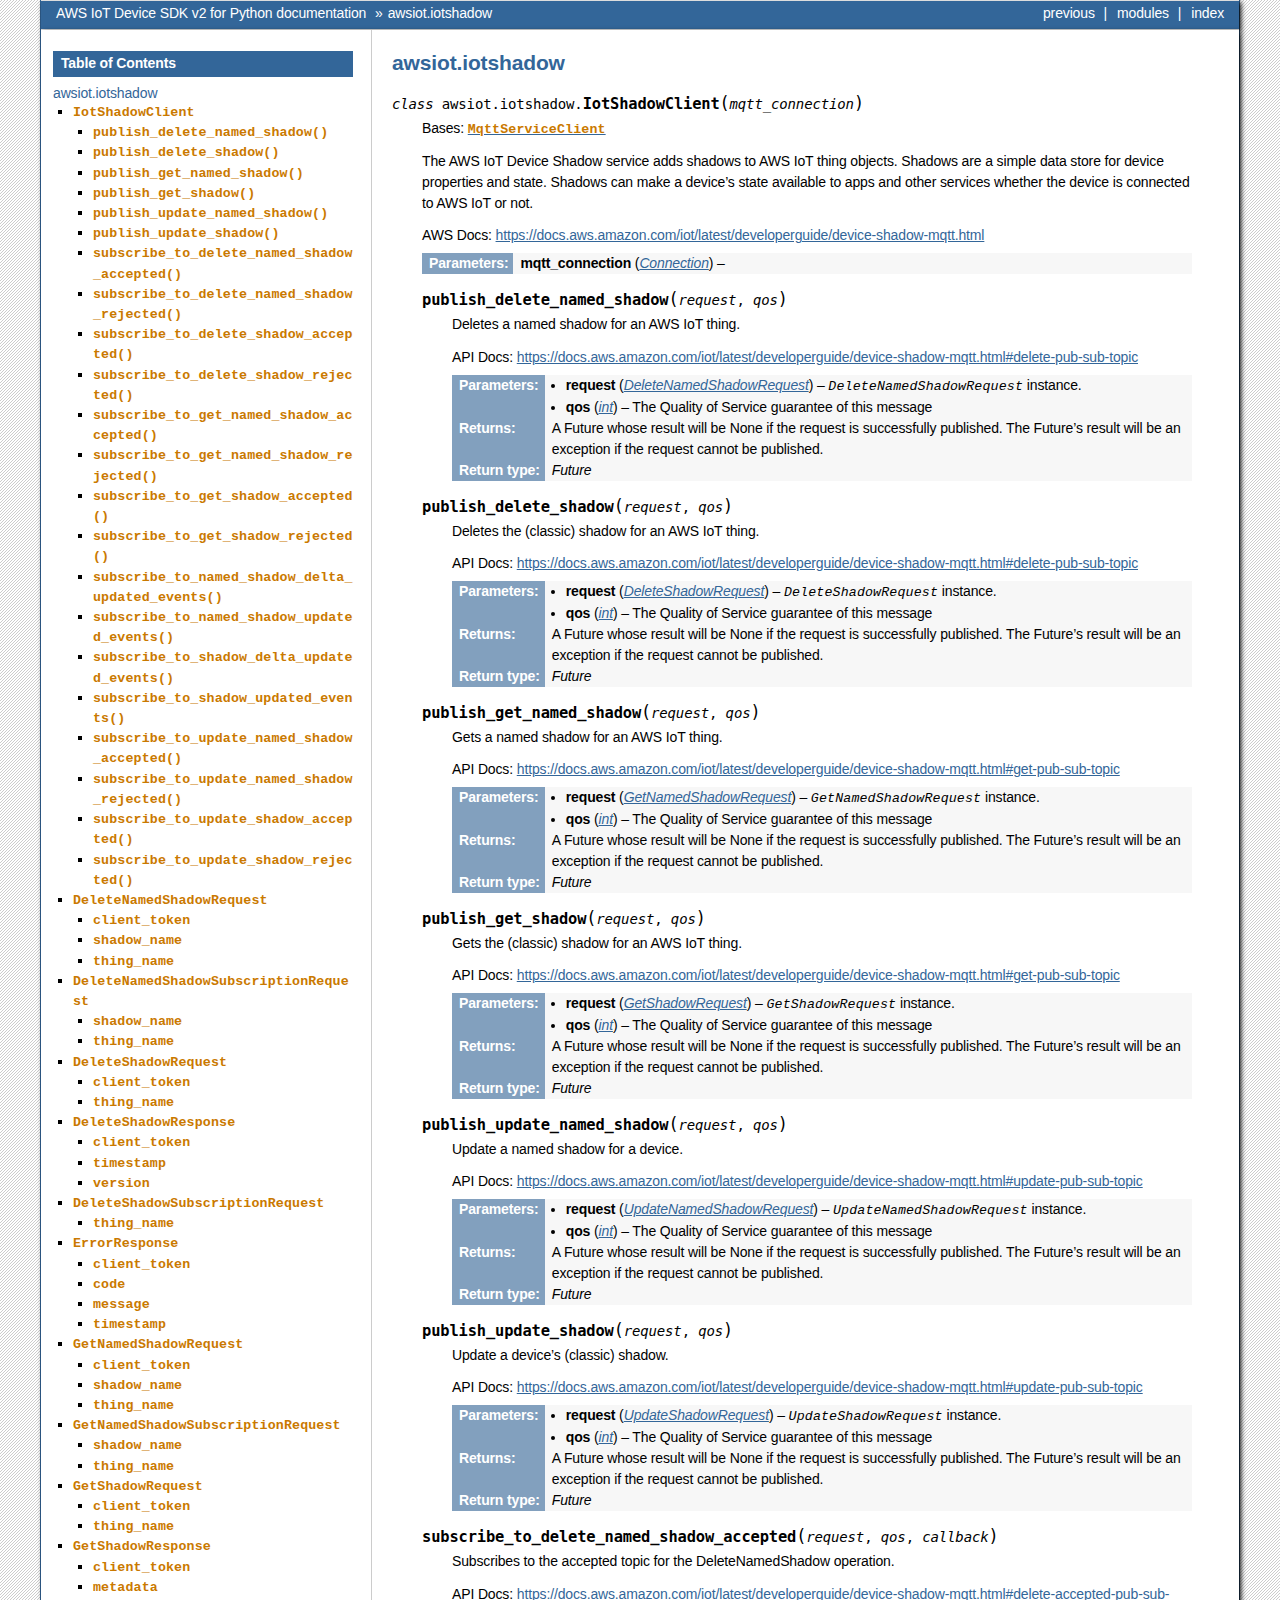
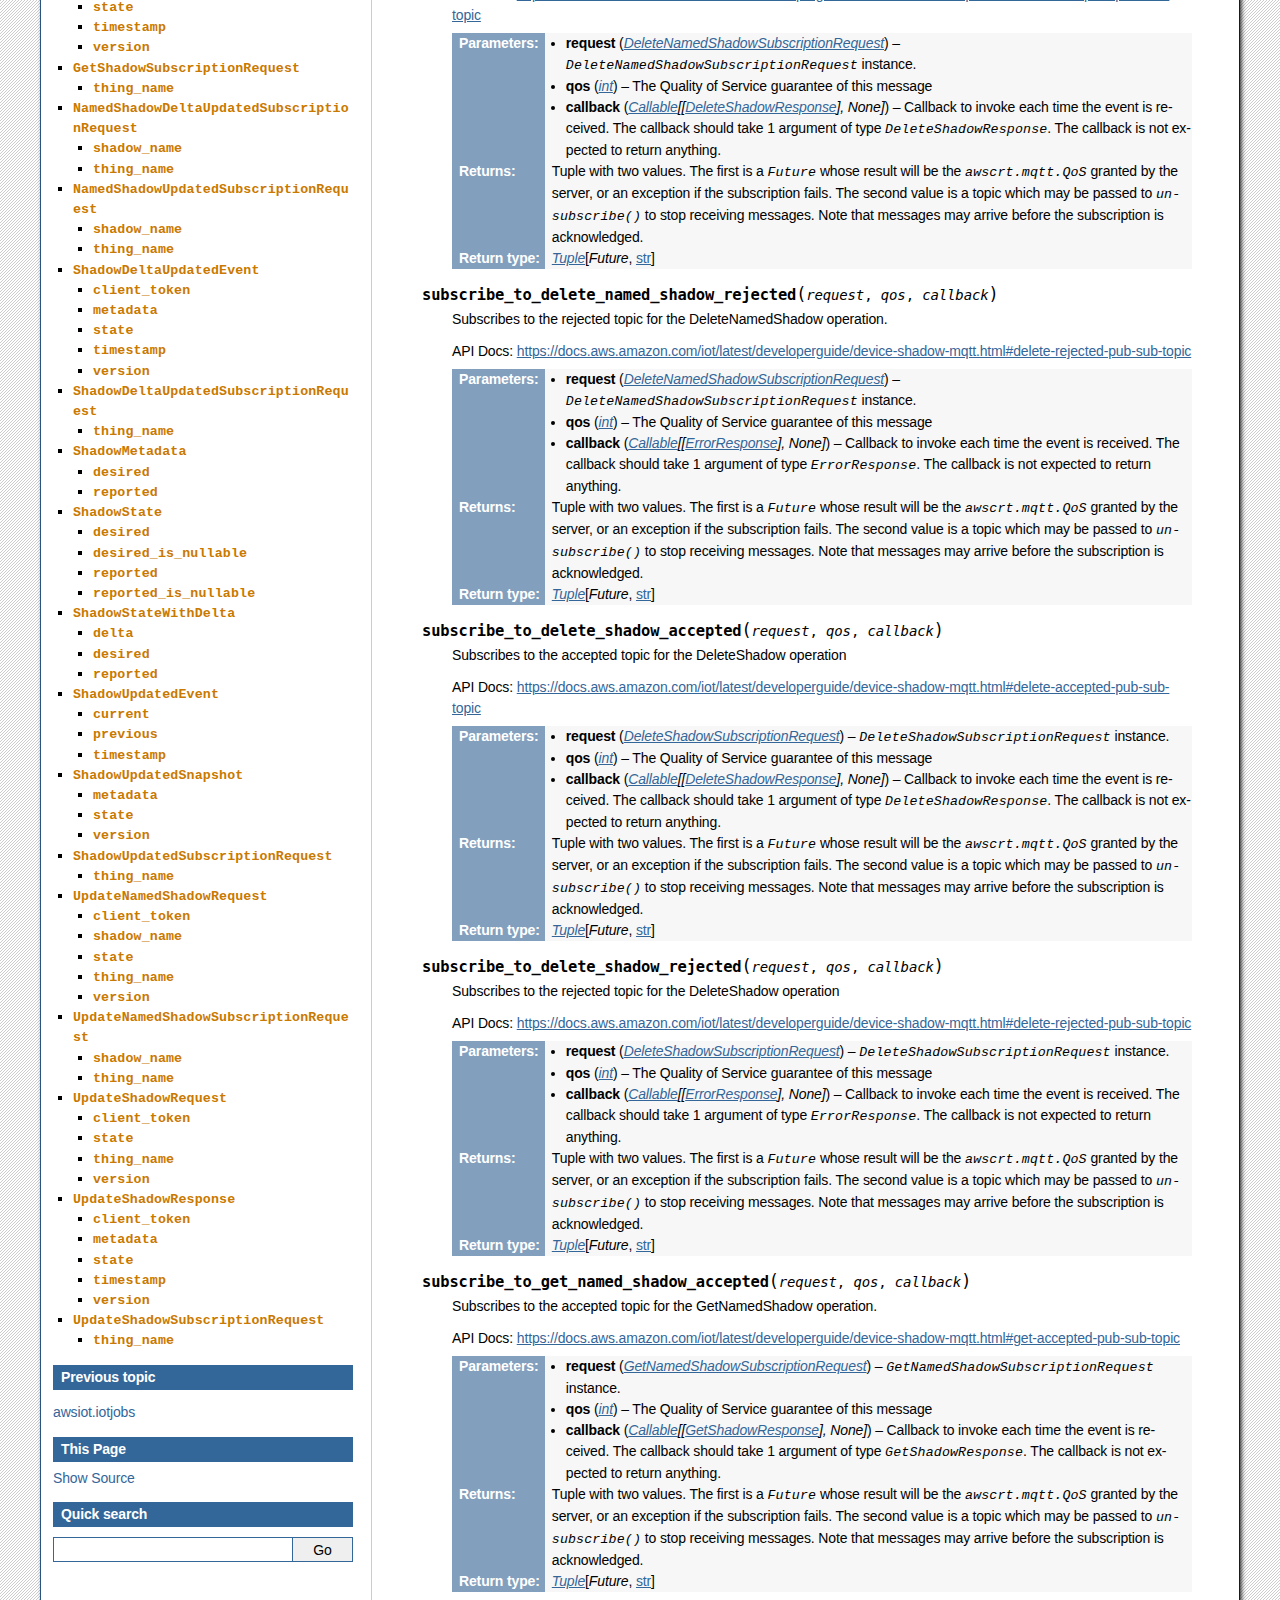
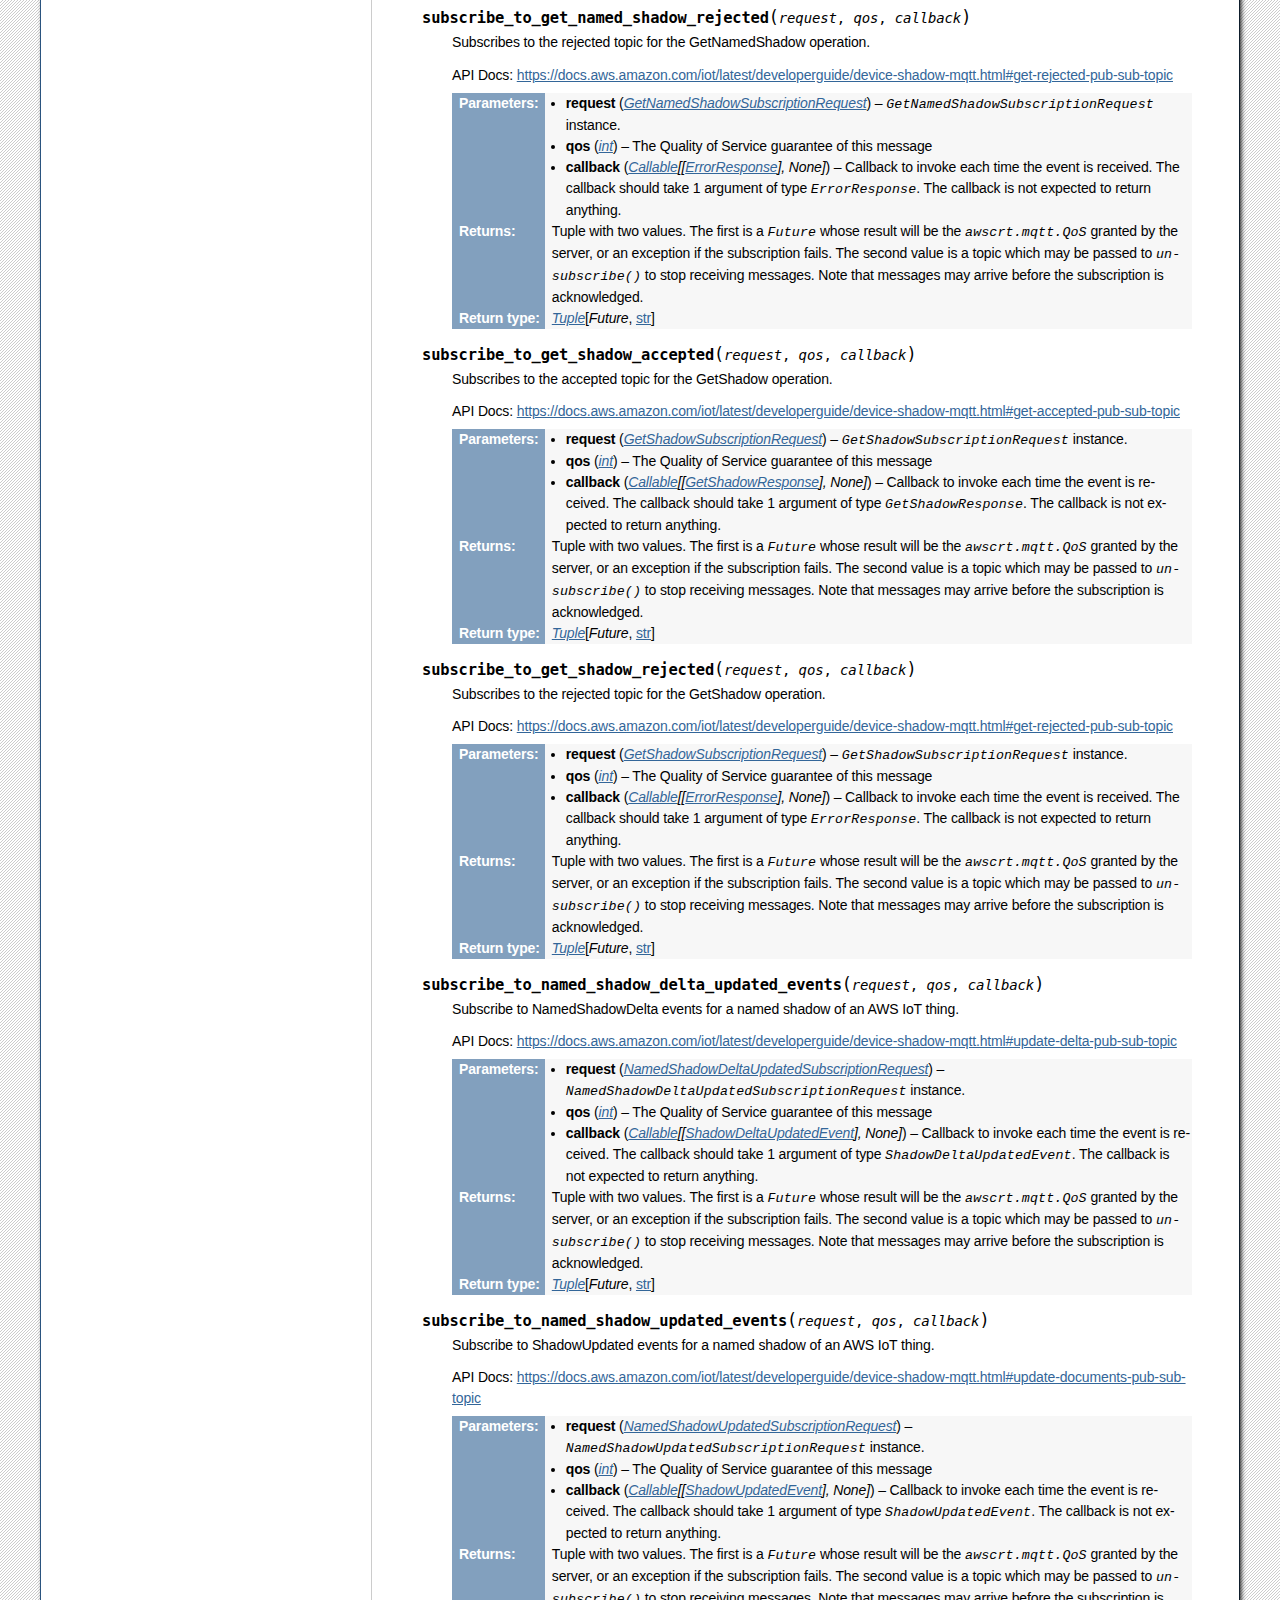
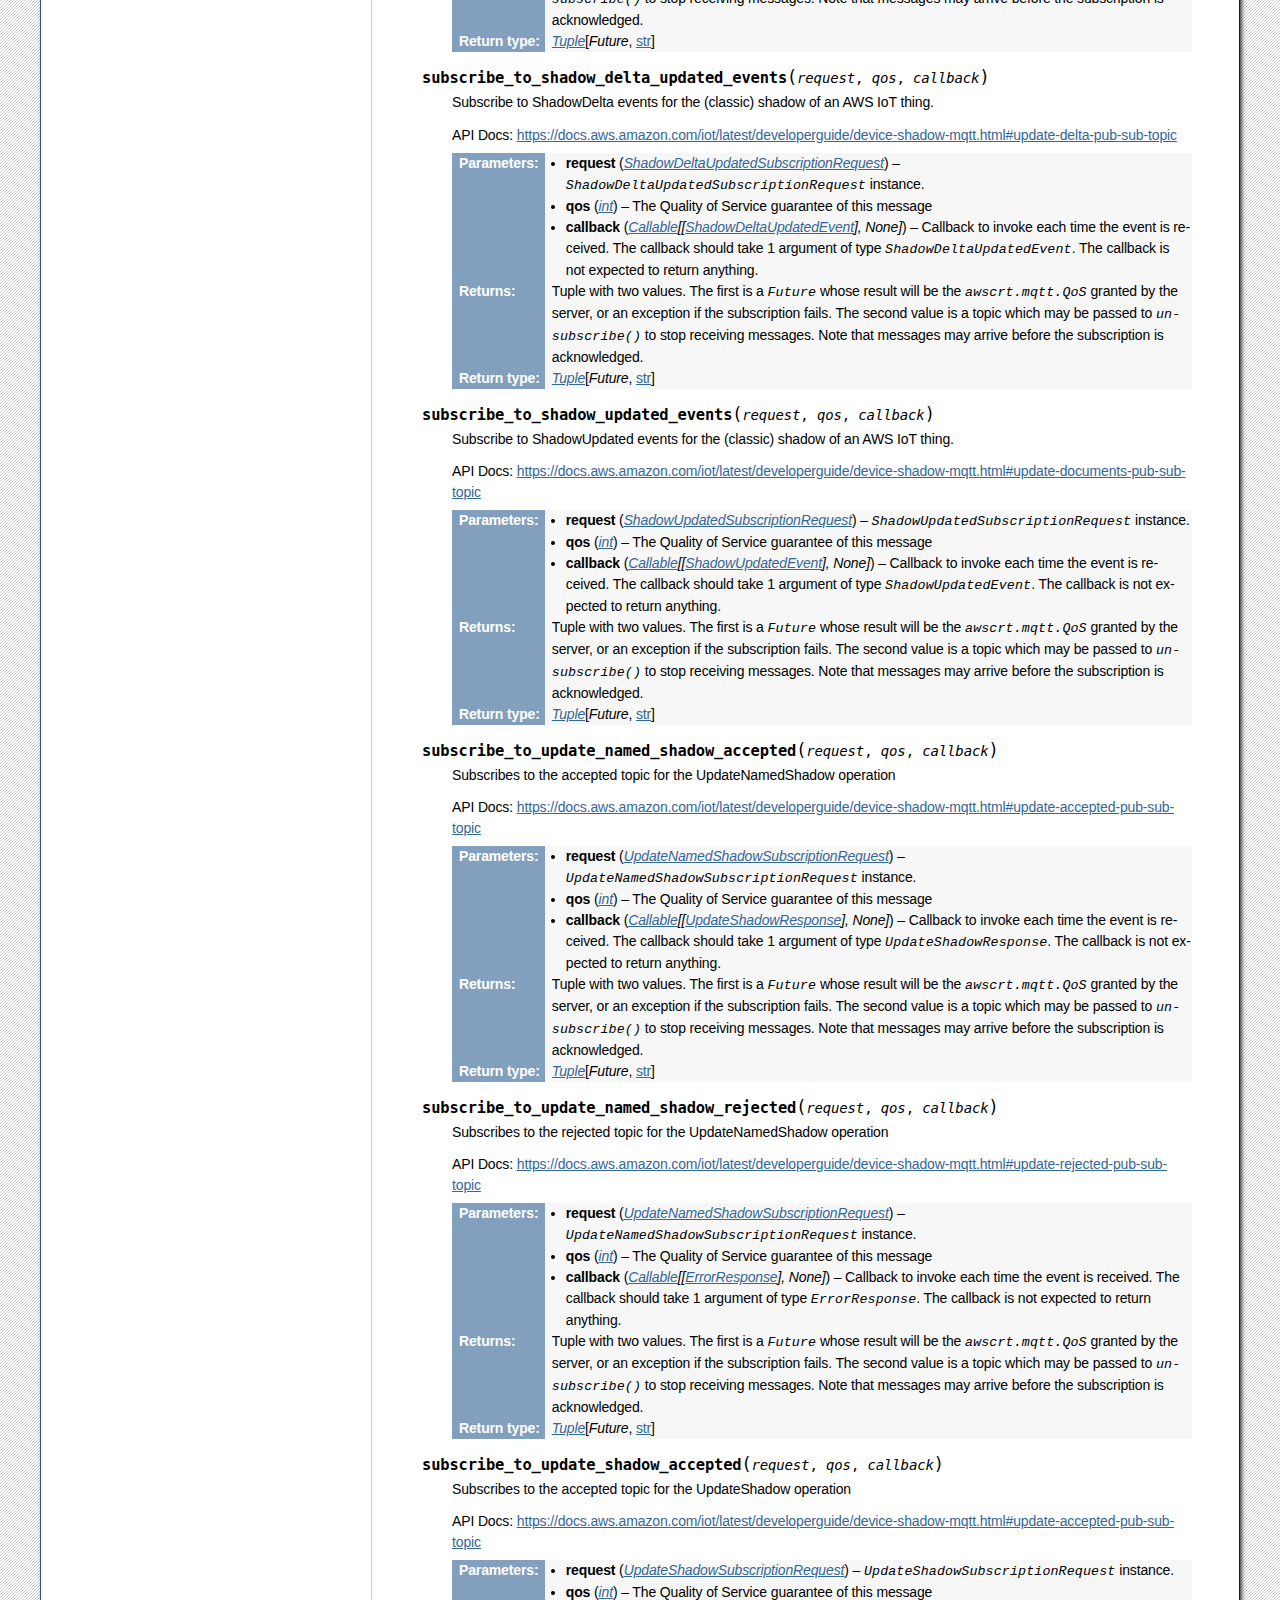
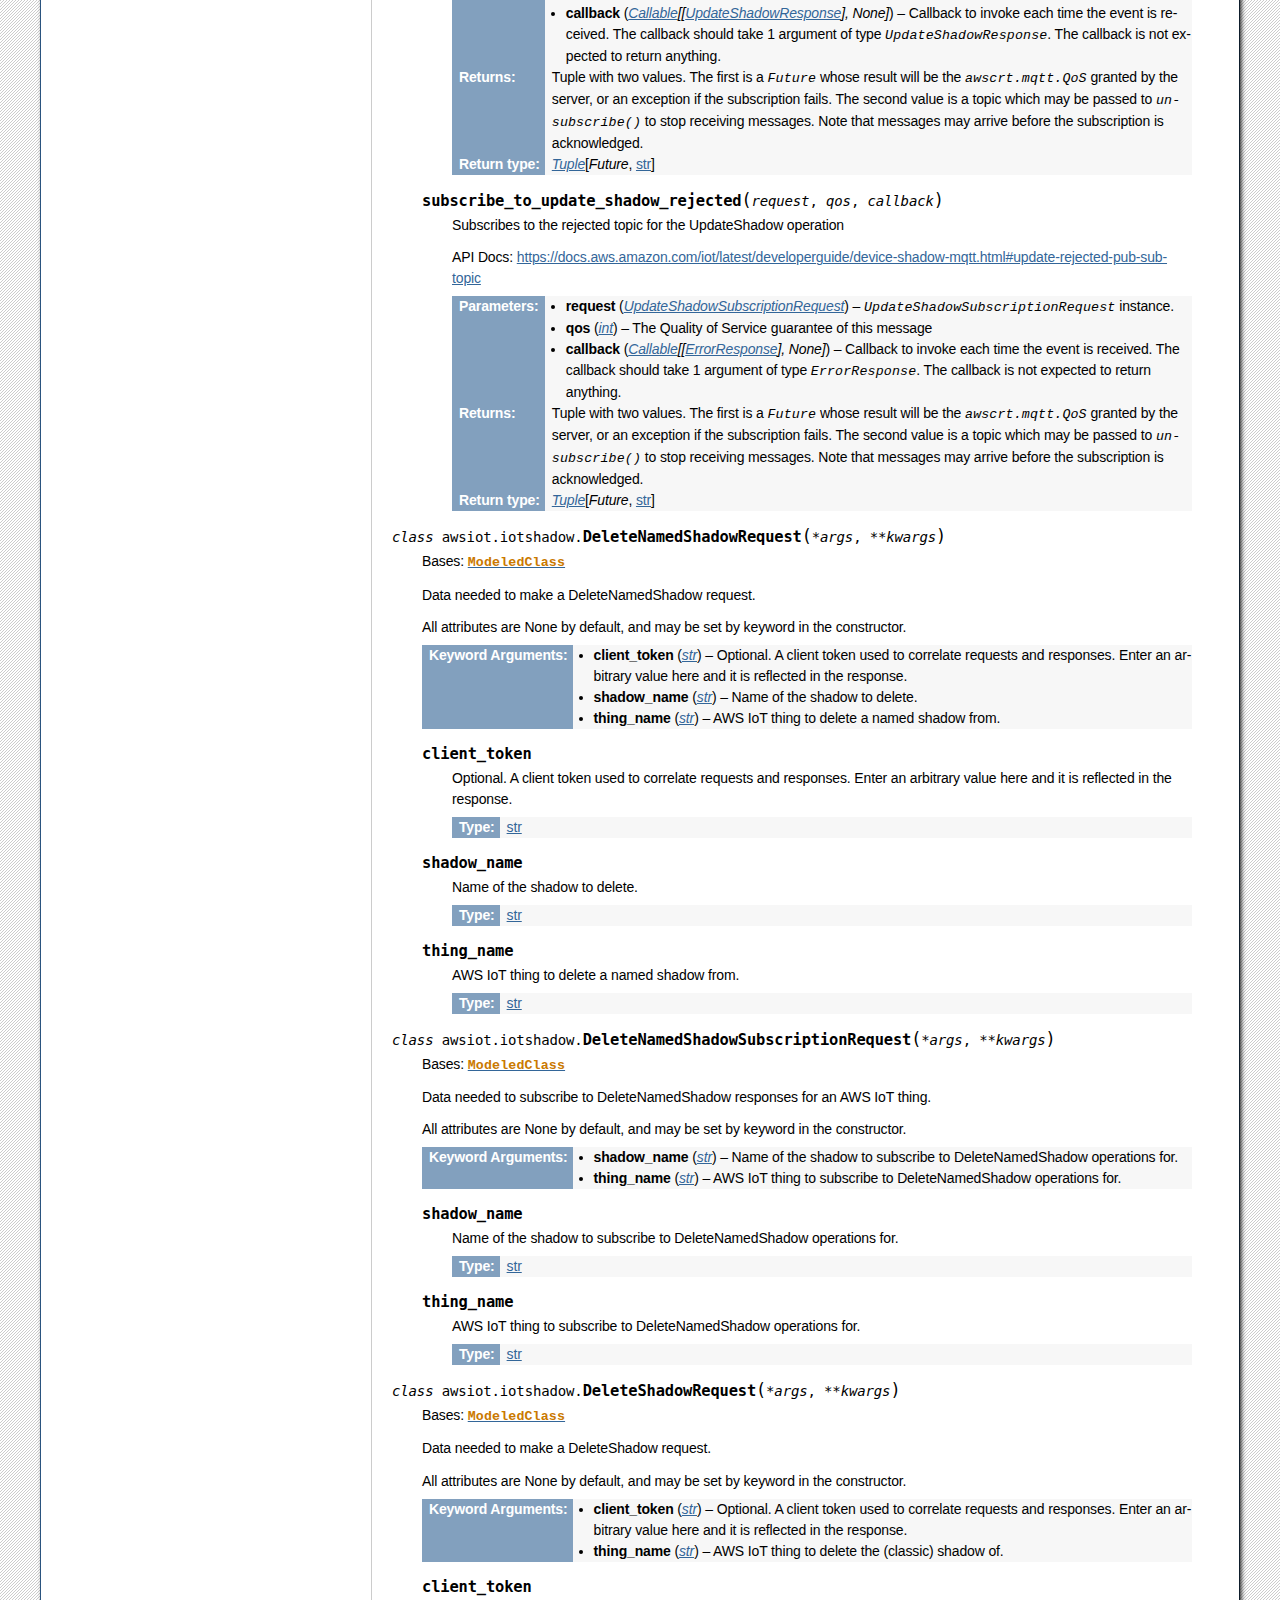
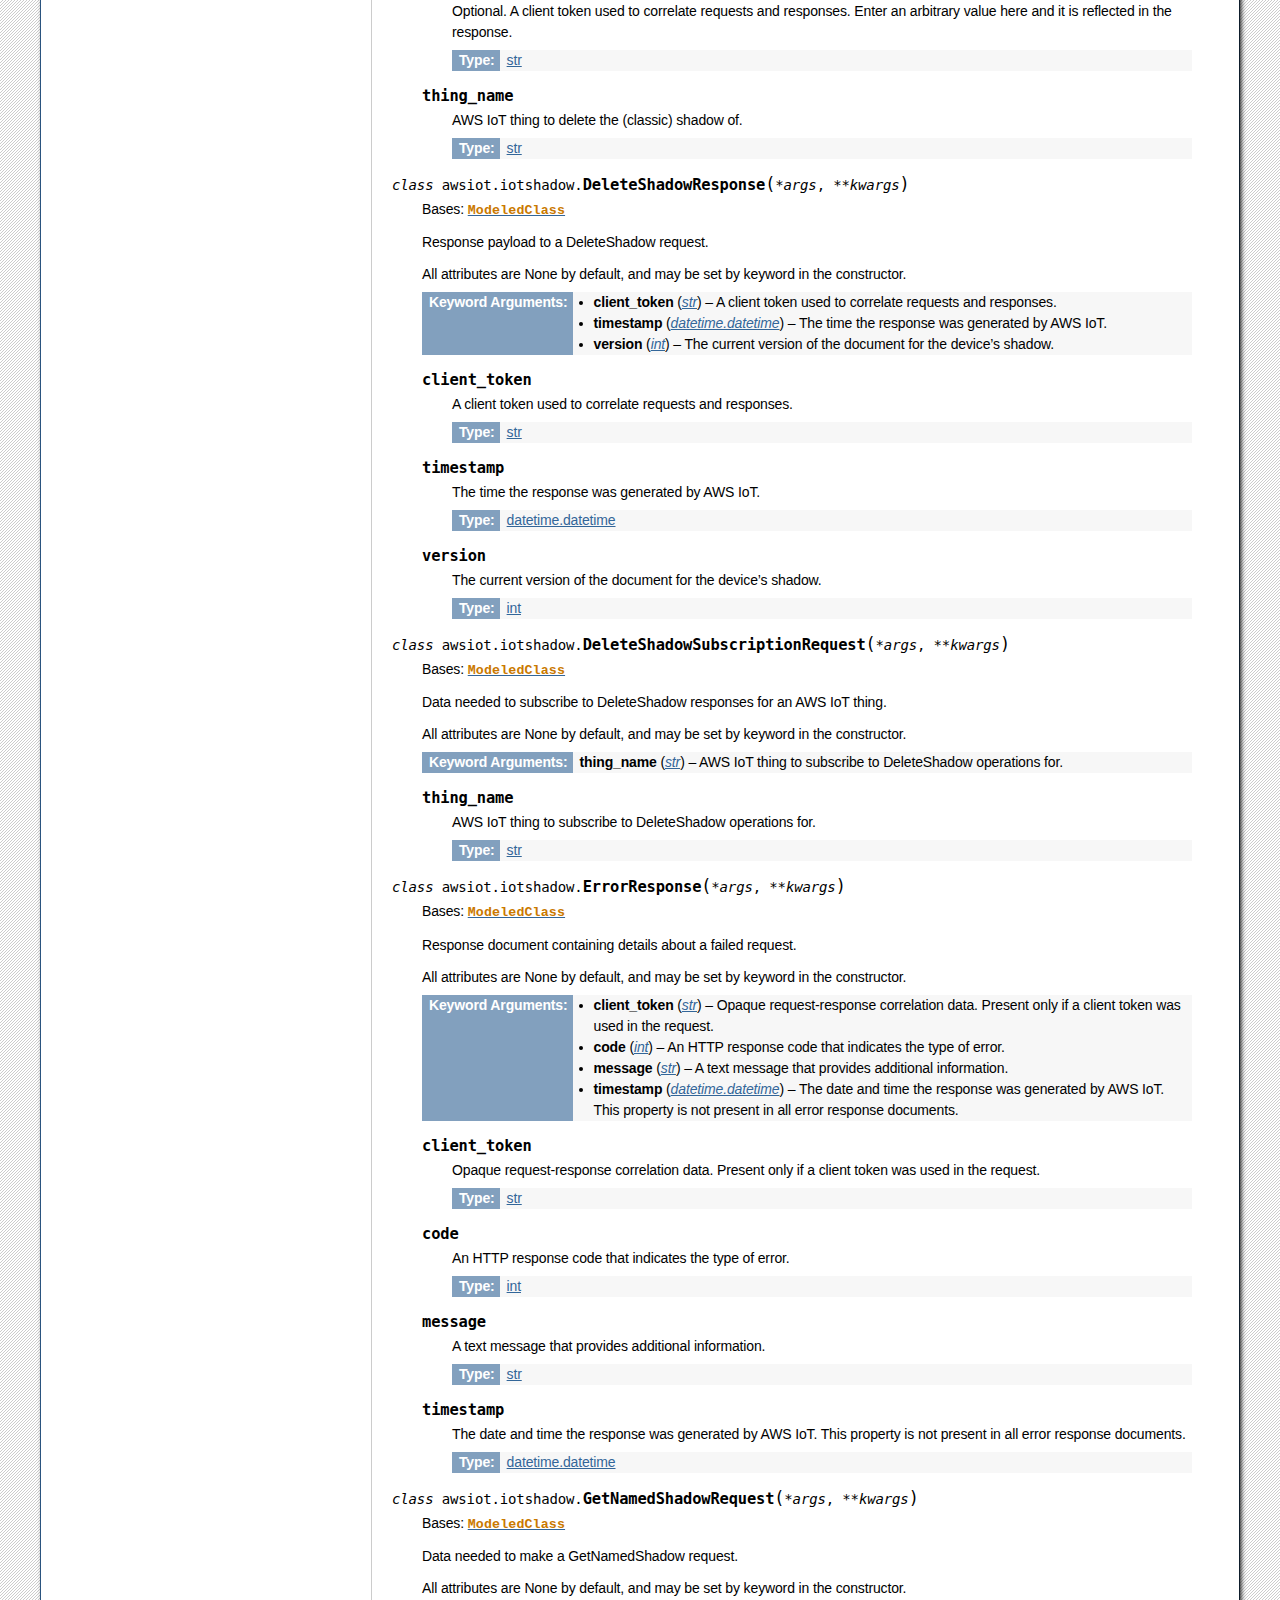
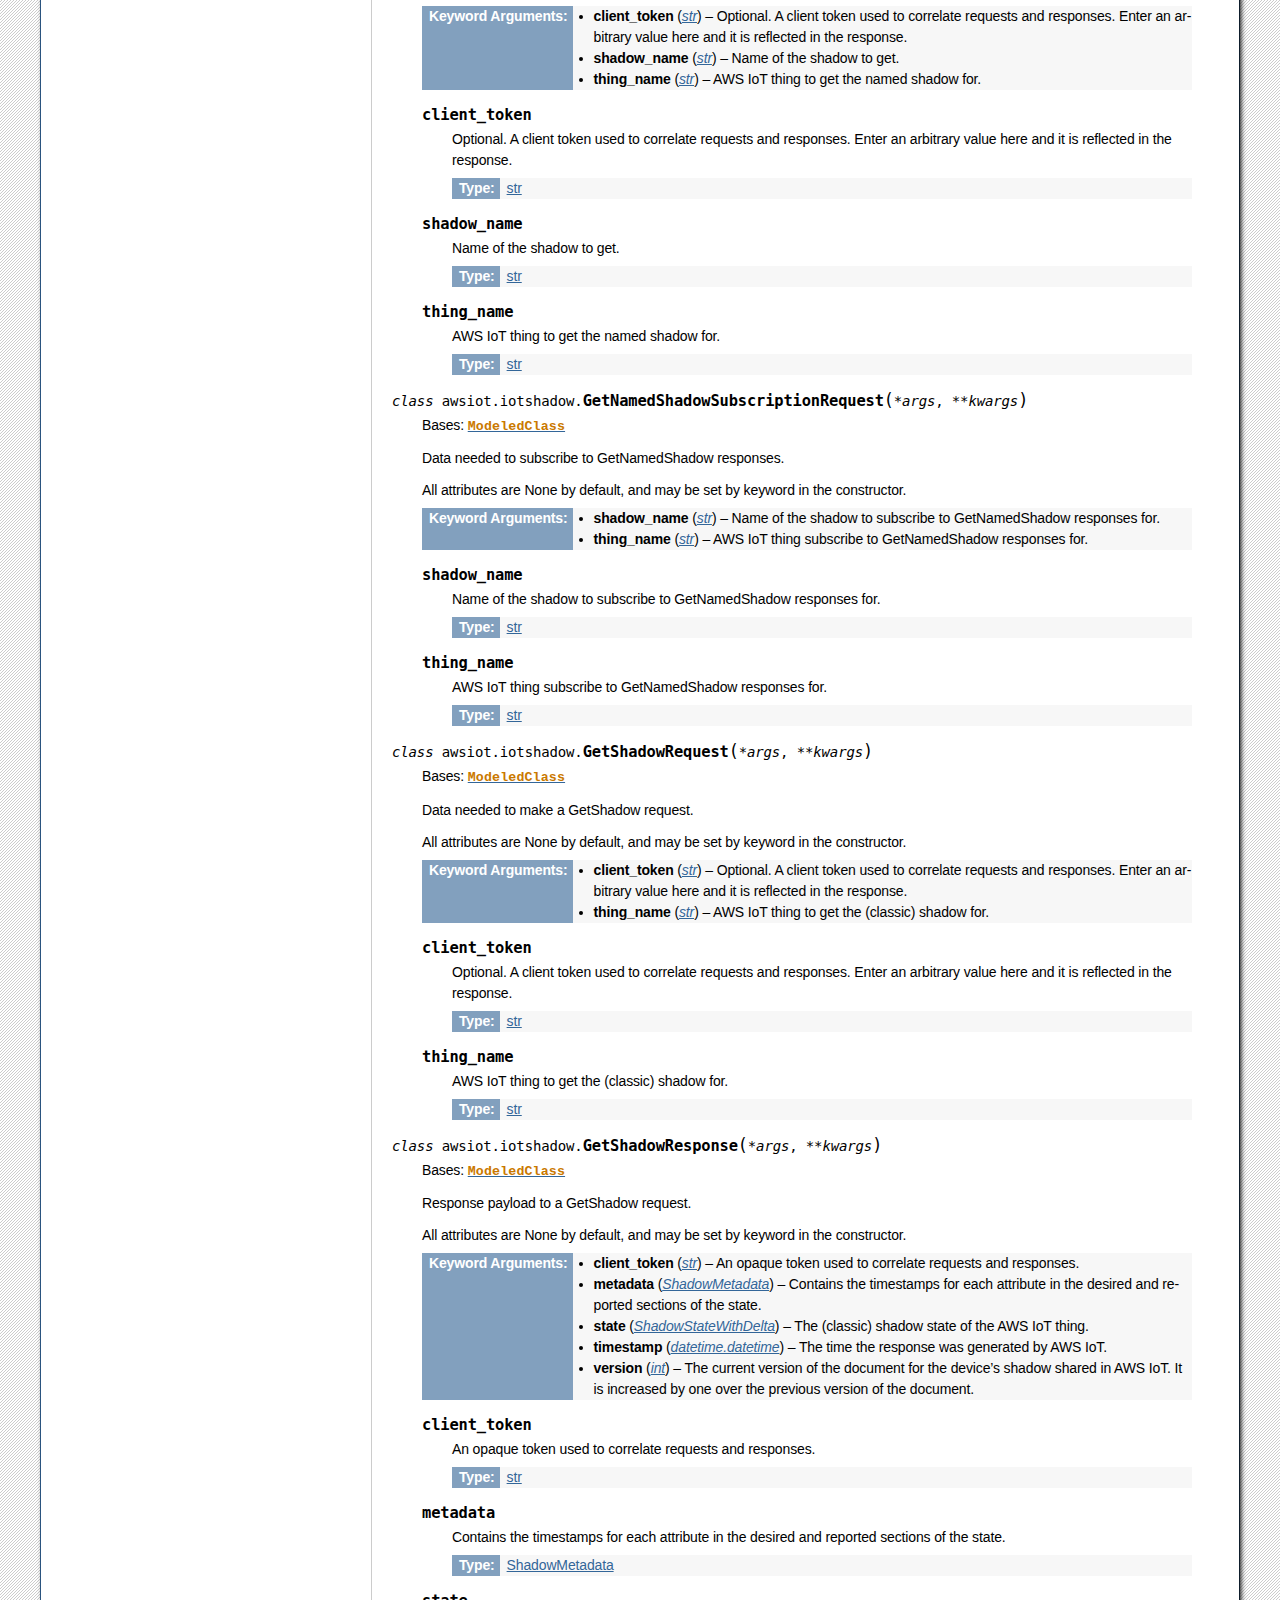
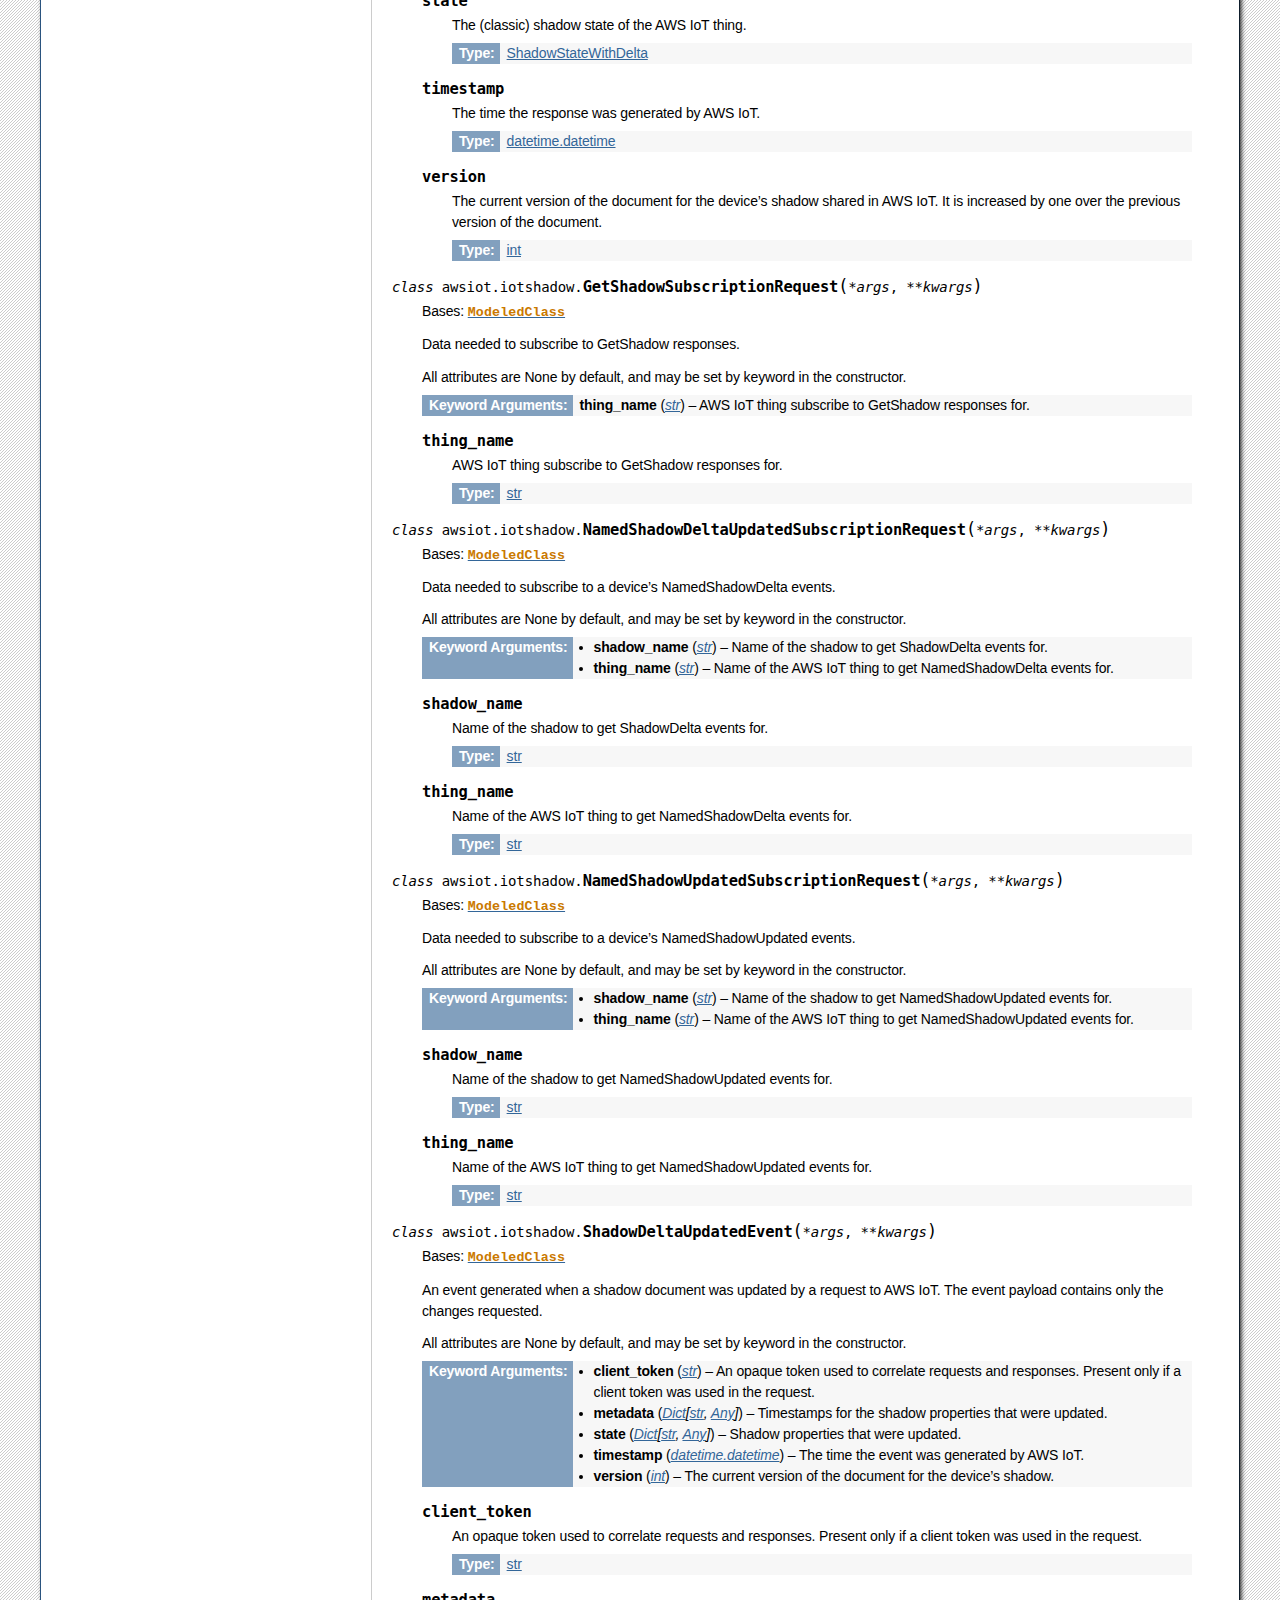
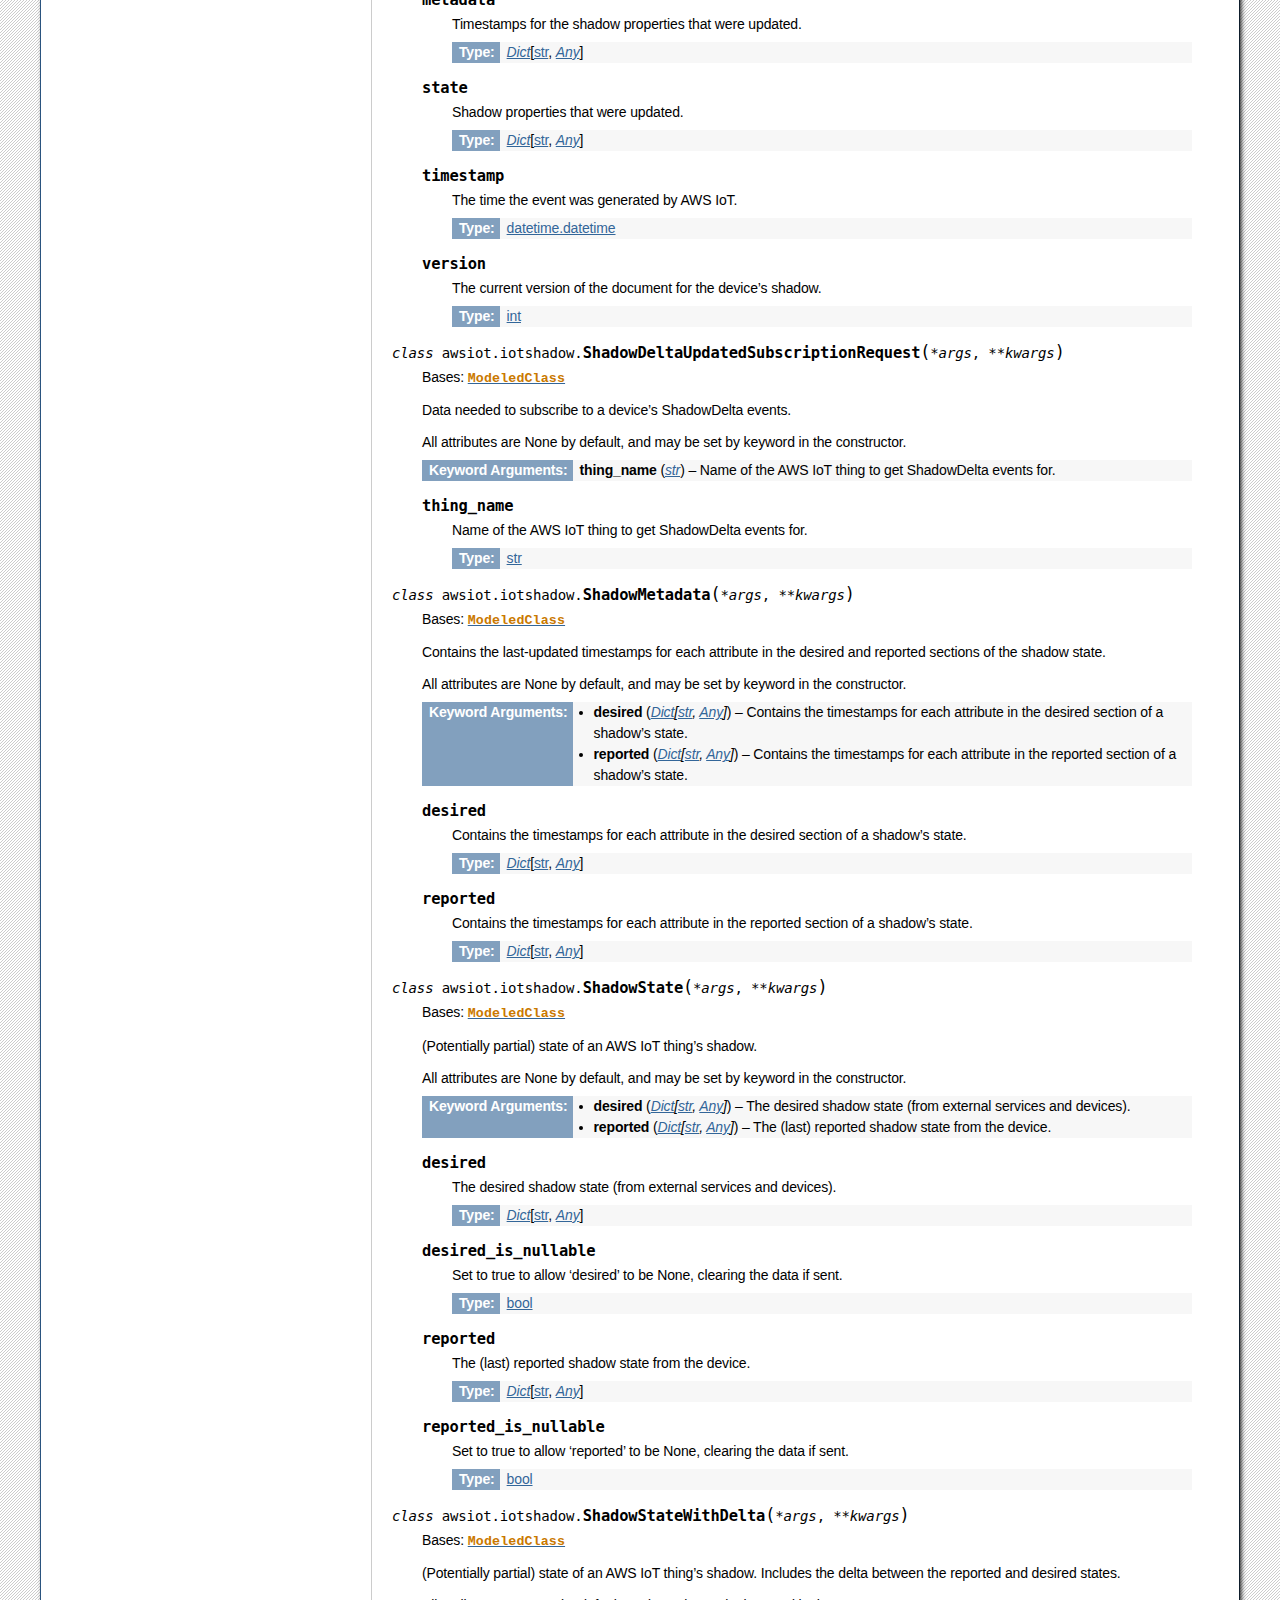
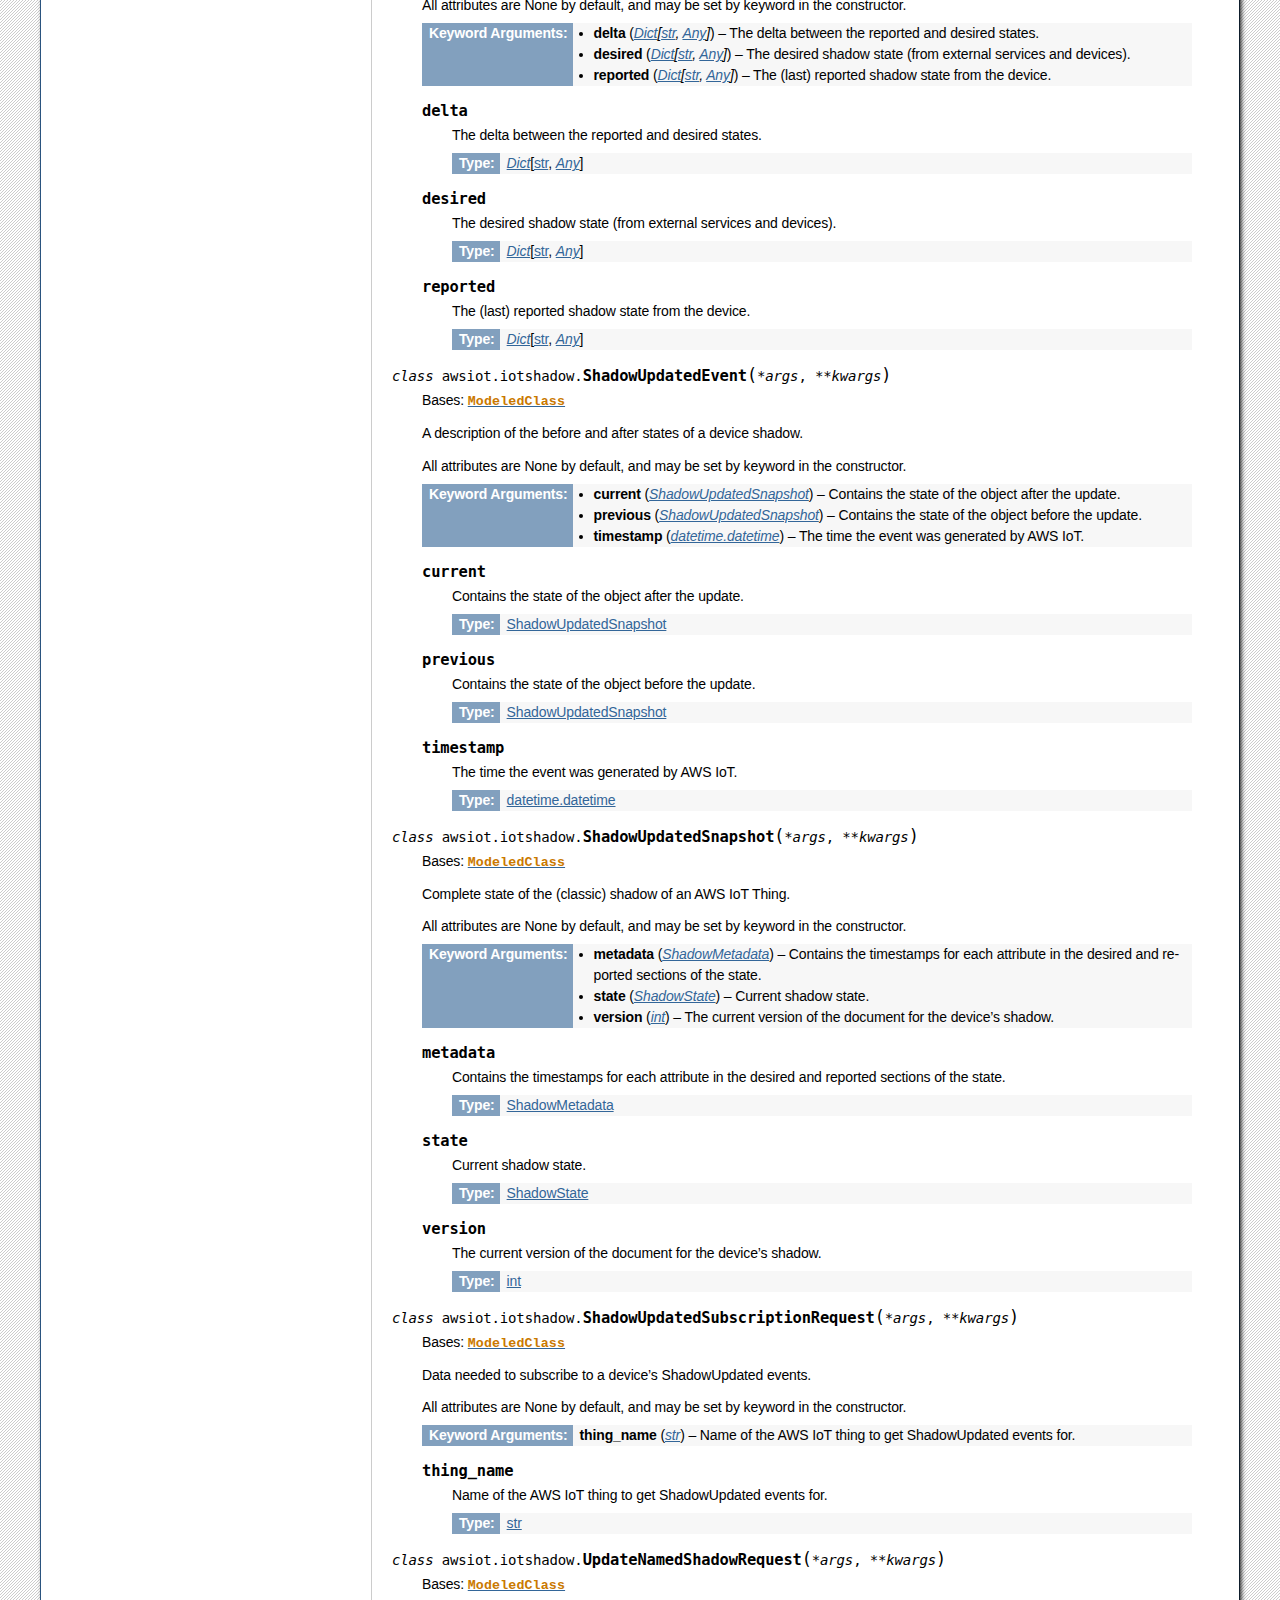
<file: docs/awsiot/iotshadow.html>
<!doctype html>

<html lang="en">
  <head>
    <meta charset="utf-8" />
    <meta name="viewport" content="width=device-width, initial-scale=1.0" /><meta name="generator" content="Docutils 0.19: https://docutils.sourceforge.io/" />

    <title>awsiot.iotshadow &#8212; AWS IoT Device SDK v2 for Python  documentation</title>
    <link rel="stylesheet" type="text/css" href="../_static/pygments.css" />
    <link rel="stylesheet" type="text/css" href="../_static/css/custom.css" />
    
    <script data-url_root="../" id="documentation_options" src="../_static/documentation_options.js"></script>
    <script src="../_static/jquery.js"></script>
    <script src="../_static/underscore.js"></script>
    <script src="../_static/_sphinx_javascript_frameworks_compat.js"></script>
    <script src="../_static/doctools.js"></script>
    <script src="../_static/sphinx_highlight.js"></script>
    <script src="../_static/bizstyle.js"></script>
    <link rel="index" title="Index" href="../genindex.html" />
    <link rel="search" title="Search" href="../search.html" />
    <link rel="prev" title="awsiot.iotjobs" href="iotjobs.html" />
    <meta name="viewport" content="width=device-width,initial-scale=1.0" />
    <!--[if lt IE 9]>
    <script src="_static/css3-mediaqueries.js"></script>
    <![endif]-->
  </head><body>
    <div class="related" role="navigation" aria-label="related navigation">
      <h3>Navigation</h3>
      <ul>
        <li class="right" style="margin-right: 10px">
          <a href="../genindex.html" title="General Index"
             accesskey="I">index</a></li>
        <li class="right" >
          <a href="../py-modindex.html" title="Python Module Index"
             >modules</a> |</li>
        <li class="right" >
          <a href="iotjobs.html" title="awsiot.iotjobs"
             accesskey="P">previous</a> |</li>
        <li class="nav-item nav-item-0"><a href="../index.html">AWS IoT Device SDK v2 for Python  documentation</a> &#187;</li>
        <li class="nav-item nav-item-this"><a href="">awsiot.iotshadow</a></li> 
      </ul>
    </div>  

    <div class="document">
      <div class="documentwrapper">
        <div class="bodywrapper">
          <div class="body" role="main">
            
  <section id="module-awsiot.iotshadow">
<span id="awsiot-iotshadow"></span><h1>awsiot.iotshadow<a class="headerlink" href="#module-awsiot.iotshadow" title="Permalink to this heading">¶</a></h1>
<dl class="py class">
<dt class="sig sig-object py" id="awsiot.iotshadow.IotShadowClient">
<em class="property"><span class="pre">class</span><span class="w"> </span></em><span class="sig-prename descclassname"><span class="pre">awsiot.iotshadow.</span></span><span class="sig-name descname"><span class="pre">IotShadowClient</span></span><span class="sig-paren">(</span><em class="sig-param"><span class="n"><span class="pre">mqtt_connection</span></span></em><span class="sig-paren">)</span><a class="headerlink" href="#awsiot.iotshadow.IotShadowClient" title="Permalink to this definition">¶</a></dt>
<dd><p>Bases: <a class="reference internal" href="awsiot.html#awsiot.MqttServiceClient" title="awsiot.MqttServiceClient"><code class="xref py py-class docutils literal notranslate"><span class="pre">MqttServiceClient</span></code></a></p>
<p>The AWS IoT Device Shadow service adds shadows to AWS IoT thing objects. Shadows are a simple data store for device properties and state.  Shadows can make a device’s state available to apps and other services whether the device is connected to AWS IoT or not.</p>
<p>AWS Docs: <a class="reference external" href="https://docs.aws.amazon.com/iot/latest/developerguide/device-shadow-mqtt.html">https://docs.aws.amazon.com/iot/latest/developerguide/device-shadow-mqtt.html</a></p>
<dl class="field-list simple">
<dt class="field-odd">Parameters<span class="colon">:</span></dt>
<dd class="field-odd"><p><strong>mqtt_connection</strong> (<a class="reference external" href="https://awslabs.github.io/aws-crt-python/api/mqtt.html#awscrt.mqtt.Connection" title="(in awscrt)"><em>Connection</em></a>) – </p>
</dd>
</dl>
<dl class="py method">
<dt class="sig sig-object py" id="awsiot.iotshadow.IotShadowClient.publish_delete_named_shadow">
<span class="sig-name descname"><span class="pre">publish_delete_named_shadow</span></span><span class="sig-paren">(</span><em class="sig-param"><span class="n"><span class="pre">request</span></span></em>, <em class="sig-param"><span class="n"><span class="pre">qos</span></span></em><span class="sig-paren">)</span><a class="headerlink" href="#awsiot.iotshadow.IotShadowClient.publish_delete_named_shadow" title="Permalink to this definition">¶</a></dt>
<dd><p>Deletes a named shadow for an AWS IoT thing.</p>
<p>API Docs: <a class="reference external" href="https://docs.aws.amazon.com/iot/latest/developerguide/device-shadow-mqtt.html#delete-pub-sub-topic">https://docs.aws.amazon.com/iot/latest/developerguide/device-shadow-mqtt.html#delete-pub-sub-topic</a></p>
<dl class="field-list simple">
<dt class="field-odd">Parameters<span class="colon">:</span></dt>
<dd class="field-odd"><ul class="simple">
<li><p><strong>request</strong> (<a class="reference internal" href="#awsiot.iotshadow.DeleteNamedShadowRequest" title="awsiot.iotshadow.DeleteNamedShadowRequest"><em>DeleteNamedShadowRequest</em></a>) – <cite>DeleteNamedShadowRequest</cite> instance.</p></li>
<li><p><strong>qos</strong> (<a class="reference external" href="https://docs.python.org/3/library/functions.html#int" title="(in Python v3.11)"><em>int</em></a>) – The Quality of Service guarantee of this message</p></li>
</ul>
</dd>
<dt class="field-even">Returns<span class="colon">:</span></dt>
<dd class="field-even"><p>A Future whose result will be None if the
request is successfully published. The Future’s result will be an
exception if the request cannot be published.</p>
</dd>
<dt class="field-odd">Return type<span class="colon">:</span></dt>
<dd class="field-odd"><p><em>Future</em></p>
</dd>
</dl>
</dd></dl>

<dl class="py method">
<dt class="sig sig-object py" id="awsiot.iotshadow.IotShadowClient.publish_delete_shadow">
<span class="sig-name descname"><span class="pre">publish_delete_shadow</span></span><span class="sig-paren">(</span><em class="sig-param"><span class="n"><span class="pre">request</span></span></em>, <em class="sig-param"><span class="n"><span class="pre">qos</span></span></em><span class="sig-paren">)</span><a class="headerlink" href="#awsiot.iotshadow.IotShadowClient.publish_delete_shadow" title="Permalink to this definition">¶</a></dt>
<dd><p>Deletes the (classic) shadow for an AWS IoT thing.</p>
<p>API Docs: <a class="reference external" href="https://docs.aws.amazon.com/iot/latest/developerguide/device-shadow-mqtt.html#delete-pub-sub-topic">https://docs.aws.amazon.com/iot/latest/developerguide/device-shadow-mqtt.html#delete-pub-sub-topic</a></p>
<dl class="field-list simple">
<dt class="field-odd">Parameters<span class="colon">:</span></dt>
<dd class="field-odd"><ul class="simple">
<li><p><strong>request</strong> (<a class="reference internal" href="#awsiot.iotshadow.DeleteShadowRequest" title="awsiot.iotshadow.DeleteShadowRequest"><em>DeleteShadowRequest</em></a>) – <cite>DeleteShadowRequest</cite> instance.</p></li>
<li><p><strong>qos</strong> (<a class="reference external" href="https://docs.python.org/3/library/functions.html#int" title="(in Python v3.11)"><em>int</em></a>) – The Quality of Service guarantee of this message</p></li>
</ul>
</dd>
<dt class="field-even">Returns<span class="colon">:</span></dt>
<dd class="field-even"><p>A Future whose result will be None if the
request is successfully published. The Future’s result will be an
exception if the request cannot be published.</p>
</dd>
<dt class="field-odd">Return type<span class="colon">:</span></dt>
<dd class="field-odd"><p><em>Future</em></p>
</dd>
</dl>
</dd></dl>

<dl class="py method">
<dt class="sig sig-object py" id="awsiot.iotshadow.IotShadowClient.publish_get_named_shadow">
<span class="sig-name descname"><span class="pre">publish_get_named_shadow</span></span><span class="sig-paren">(</span><em class="sig-param"><span class="n"><span class="pre">request</span></span></em>, <em class="sig-param"><span class="n"><span class="pre">qos</span></span></em><span class="sig-paren">)</span><a class="headerlink" href="#awsiot.iotshadow.IotShadowClient.publish_get_named_shadow" title="Permalink to this definition">¶</a></dt>
<dd><p>Gets a named shadow for an AWS IoT thing.</p>
<p>API Docs: <a class="reference external" href="https://docs.aws.amazon.com/iot/latest/developerguide/device-shadow-mqtt.html#get-pub-sub-topic">https://docs.aws.amazon.com/iot/latest/developerguide/device-shadow-mqtt.html#get-pub-sub-topic</a></p>
<dl class="field-list simple">
<dt class="field-odd">Parameters<span class="colon">:</span></dt>
<dd class="field-odd"><ul class="simple">
<li><p><strong>request</strong> (<a class="reference internal" href="#awsiot.iotshadow.GetNamedShadowRequest" title="awsiot.iotshadow.GetNamedShadowRequest"><em>GetNamedShadowRequest</em></a>) – <cite>GetNamedShadowRequest</cite> instance.</p></li>
<li><p><strong>qos</strong> (<a class="reference external" href="https://docs.python.org/3/library/functions.html#int" title="(in Python v3.11)"><em>int</em></a>) – The Quality of Service guarantee of this message</p></li>
</ul>
</dd>
<dt class="field-even">Returns<span class="colon">:</span></dt>
<dd class="field-even"><p>A Future whose result will be None if the
request is successfully published. The Future’s result will be an
exception if the request cannot be published.</p>
</dd>
<dt class="field-odd">Return type<span class="colon">:</span></dt>
<dd class="field-odd"><p><em>Future</em></p>
</dd>
</dl>
</dd></dl>

<dl class="py method">
<dt class="sig sig-object py" id="awsiot.iotshadow.IotShadowClient.publish_get_shadow">
<span class="sig-name descname"><span class="pre">publish_get_shadow</span></span><span class="sig-paren">(</span><em class="sig-param"><span class="n"><span class="pre">request</span></span></em>, <em class="sig-param"><span class="n"><span class="pre">qos</span></span></em><span class="sig-paren">)</span><a class="headerlink" href="#awsiot.iotshadow.IotShadowClient.publish_get_shadow" title="Permalink to this definition">¶</a></dt>
<dd><p>Gets the (classic) shadow for an AWS IoT thing.</p>
<p>API Docs: <a class="reference external" href="https://docs.aws.amazon.com/iot/latest/developerguide/device-shadow-mqtt.html#get-pub-sub-topic">https://docs.aws.amazon.com/iot/latest/developerguide/device-shadow-mqtt.html#get-pub-sub-topic</a></p>
<dl class="field-list simple">
<dt class="field-odd">Parameters<span class="colon">:</span></dt>
<dd class="field-odd"><ul class="simple">
<li><p><strong>request</strong> (<a class="reference internal" href="#awsiot.iotshadow.GetShadowRequest" title="awsiot.iotshadow.GetShadowRequest"><em>GetShadowRequest</em></a>) – <cite>GetShadowRequest</cite> instance.</p></li>
<li><p><strong>qos</strong> (<a class="reference external" href="https://docs.python.org/3/library/functions.html#int" title="(in Python v3.11)"><em>int</em></a>) – The Quality of Service guarantee of this message</p></li>
</ul>
</dd>
<dt class="field-even">Returns<span class="colon">:</span></dt>
<dd class="field-even"><p>A Future whose result will be None if the
request is successfully published. The Future’s result will be an
exception if the request cannot be published.</p>
</dd>
<dt class="field-odd">Return type<span class="colon">:</span></dt>
<dd class="field-odd"><p><em>Future</em></p>
</dd>
</dl>
</dd></dl>

<dl class="py method">
<dt class="sig sig-object py" id="awsiot.iotshadow.IotShadowClient.publish_update_named_shadow">
<span class="sig-name descname"><span class="pre">publish_update_named_shadow</span></span><span class="sig-paren">(</span><em class="sig-param"><span class="n"><span class="pre">request</span></span></em>, <em class="sig-param"><span class="n"><span class="pre">qos</span></span></em><span class="sig-paren">)</span><a class="headerlink" href="#awsiot.iotshadow.IotShadowClient.publish_update_named_shadow" title="Permalink to this definition">¶</a></dt>
<dd><p>Update a named shadow for a device.</p>
<p>API Docs: <a class="reference external" href="https://docs.aws.amazon.com/iot/latest/developerguide/device-shadow-mqtt.html#update-pub-sub-topic">https://docs.aws.amazon.com/iot/latest/developerguide/device-shadow-mqtt.html#update-pub-sub-topic</a></p>
<dl class="field-list simple">
<dt class="field-odd">Parameters<span class="colon">:</span></dt>
<dd class="field-odd"><ul class="simple">
<li><p><strong>request</strong> (<a class="reference internal" href="#awsiot.iotshadow.UpdateNamedShadowRequest" title="awsiot.iotshadow.UpdateNamedShadowRequest"><em>UpdateNamedShadowRequest</em></a>) – <cite>UpdateNamedShadowRequest</cite> instance.</p></li>
<li><p><strong>qos</strong> (<a class="reference external" href="https://docs.python.org/3/library/functions.html#int" title="(in Python v3.11)"><em>int</em></a>) – The Quality of Service guarantee of this message</p></li>
</ul>
</dd>
<dt class="field-even">Returns<span class="colon">:</span></dt>
<dd class="field-even"><p>A Future whose result will be None if the
request is successfully published. The Future’s result will be an
exception if the request cannot be published.</p>
</dd>
<dt class="field-odd">Return type<span class="colon">:</span></dt>
<dd class="field-odd"><p><em>Future</em></p>
</dd>
</dl>
</dd></dl>

<dl class="py method">
<dt class="sig sig-object py" id="awsiot.iotshadow.IotShadowClient.publish_update_shadow">
<span class="sig-name descname"><span class="pre">publish_update_shadow</span></span><span class="sig-paren">(</span><em class="sig-param"><span class="n"><span class="pre">request</span></span></em>, <em class="sig-param"><span class="n"><span class="pre">qos</span></span></em><span class="sig-paren">)</span><a class="headerlink" href="#awsiot.iotshadow.IotShadowClient.publish_update_shadow" title="Permalink to this definition">¶</a></dt>
<dd><p>Update a device’s (classic) shadow.</p>
<p>API Docs: <a class="reference external" href="https://docs.aws.amazon.com/iot/latest/developerguide/device-shadow-mqtt.html#update-pub-sub-topic">https://docs.aws.amazon.com/iot/latest/developerguide/device-shadow-mqtt.html#update-pub-sub-topic</a></p>
<dl class="field-list simple">
<dt class="field-odd">Parameters<span class="colon">:</span></dt>
<dd class="field-odd"><ul class="simple">
<li><p><strong>request</strong> (<a class="reference internal" href="#awsiot.iotshadow.UpdateShadowRequest" title="awsiot.iotshadow.UpdateShadowRequest"><em>UpdateShadowRequest</em></a>) – <cite>UpdateShadowRequest</cite> instance.</p></li>
<li><p><strong>qos</strong> (<a class="reference external" href="https://docs.python.org/3/library/functions.html#int" title="(in Python v3.11)"><em>int</em></a>) – The Quality of Service guarantee of this message</p></li>
</ul>
</dd>
<dt class="field-even">Returns<span class="colon">:</span></dt>
<dd class="field-even"><p>A Future whose result will be None if the
request is successfully published. The Future’s result will be an
exception if the request cannot be published.</p>
</dd>
<dt class="field-odd">Return type<span class="colon">:</span></dt>
<dd class="field-odd"><p><em>Future</em></p>
</dd>
</dl>
</dd></dl>

<dl class="py method">
<dt class="sig sig-object py" id="awsiot.iotshadow.IotShadowClient.subscribe_to_delete_named_shadow_accepted">
<span class="sig-name descname"><span class="pre">subscribe_to_delete_named_shadow_accepted</span></span><span class="sig-paren">(</span><em class="sig-param"><span class="n"><span class="pre">request</span></span></em>, <em class="sig-param"><span class="n"><span class="pre">qos</span></span></em>, <em class="sig-param"><span class="n"><span class="pre">callback</span></span></em><span class="sig-paren">)</span><a class="headerlink" href="#awsiot.iotshadow.IotShadowClient.subscribe_to_delete_named_shadow_accepted" title="Permalink to this definition">¶</a></dt>
<dd><p>Subscribes to the accepted topic for the DeleteNamedShadow operation.</p>
<p>API Docs: <a class="reference external" href="https://docs.aws.amazon.com/iot/latest/developerguide/device-shadow-mqtt.html#delete-accepted-pub-sub-topic">https://docs.aws.amazon.com/iot/latest/developerguide/device-shadow-mqtt.html#delete-accepted-pub-sub-topic</a></p>
<dl class="field-list simple">
<dt class="field-odd">Parameters<span class="colon">:</span></dt>
<dd class="field-odd"><ul class="simple">
<li><p><strong>request</strong> (<a class="reference internal" href="#awsiot.iotshadow.DeleteNamedShadowSubscriptionRequest" title="awsiot.iotshadow.DeleteNamedShadowSubscriptionRequest"><em>DeleteNamedShadowSubscriptionRequest</em></a>) – <cite>DeleteNamedShadowSubscriptionRequest</cite> instance.</p></li>
<li><p><strong>qos</strong> (<a class="reference external" href="https://docs.python.org/3/library/functions.html#int" title="(in Python v3.11)"><em>int</em></a>) – The Quality of Service guarantee of this message</p></li>
<li><p><strong>callback</strong> (<a class="reference external" href="https://docs.python.org/3/library/typing.html#typing.Callable" title="(in Python v3.11)"><em>Callable</em></a><em>[</em><em>[</em><a class="reference internal" href="#awsiot.iotshadow.DeleteShadowResponse" title="awsiot.iotshadow.DeleteShadowResponse"><em>DeleteShadowResponse</em></a><em>]</em><em>, </em><em>None</em><em>]</em>) – Callback to invoke each time the event is received.
The callback should take 1 argument of type <cite>DeleteShadowResponse</cite>.
The callback is not expected to return anything.</p></li>
</ul>
</dd>
<dt class="field-even">Returns<span class="colon">:</span></dt>
<dd class="field-even"><p>Tuple with two values. The first is a <cite>Future</cite> whose result will be the
<cite>awscrt.mqtt.QoS</cite> granted by the server, or an exception if the
subscription fails. The second value is a topic which may be passed
to <cite>unsubscribe()</cite> to stop receiving messages. Note that messages
may arrive before the subscription is acknowledged.</p>
</dd>
<dt class="field-odd">Return type<span class="colon">:</span></dt>
<dd class="field-odd"><p><a class="reference external" href="https://docs.python.org/3/library/typing.html#typing.Tuple" title="(in Python v3.11)"><em>Tuple</em></a>[<em>Future</em>, <a class="reference external" href="https://docs.python.org/3/library/stdtypes.html#str" title="(in Python v3.11)">str</a>]</p>
</dd>
</dl>
</dd></dl>

<dl class="py method">
<dt class="sig sig-object py" id="awsiot.iotshadow.IotShadowClient.subscribe_to_delete_named_shadow_rejected">
<span class="sig-name descname"><span class="pre">subscribe_to_delete_named_shadow_rejected</span></span><span class="sig-paren">(</span><em class="sig-param"><span class="n"><span class="pre">request</span></span></em>, <em class="sig-param"><span class="n"><span class="pre">qos</span></span></em>, <em class="sig-param"><span class="n"><span class="pre">callback</span></span></em><span class="sig-paren">)</span><a class="headerlink" href="#awsiot.iotshadow.IotShadowClient.subscribe_to_delete_named_shadow_rejected" title="Permalink to this definition">¶</a></dt>
<dd><p>Subscribes to the rejected topic for the DeleteNamedShadow operation.</p>
<p>API Docs: <a class="reference external" href="https://docs.aws.amazon.com/iot/latest/developerguide/device-shadow-mqtt.html#delete-rejected-pub-sub-topic">https://docs.aws.amazon.com/iot/latest/developerguide/device-shadow-mqtt.html#delete-rejected-pub-sub-topic</a></p>
<dl class="field-list simple">
<dt class="field-odd">Parameters<span class="colon">:</span></dt>
<dd class="field-odd"><ul class="simple">
<li><p><strong>request</strong> (<a class="reference internal" href="#awsiot.iotshadow.DeleteNamedShadowSubscriptionRequest" title="awsiot.iotshadow.DeleteNamedShadowSubscriptionRequest"><em>DeleteNamedShadowSubscriptionRequest</em></a>) – <cite>DeleteNamedShadowSubscriptionRequest</cite> instance.</p></li>
<li><p><strong>qos</strong> (<a class="reference external" href="https://docs.python.org/3/library/functions.html#int" title="(in Python v3.11)"><em>int</em></a>) – The Quality of Service guarantee of this message</p></li>
<li><p><strong>callback</strong> (<a class="reference external" href="https://docs.python.org/3/library/typing.html#typing.Callable" title="(in Python v3.11)"><em>Callable</em></a><em>[</em><em>[</em><a class="reference internal" href="#awsiot.iotshadow.ErrorResponse" title="awsiot.iotshadow.ErrorResponse"><em>ErrorResponse</em></a><em>]</em><em>, </em><em>None</em><em>]</em>) – Callback to invoke each time the event is received.
The callback should take 1 argument of type <cite>ErrorResponse</cite>.
The callback is not expected to return anything.</p></li>
</ul>
</dd>
<dt class="field-even">Returns<span class="colon">:</span></dt>
<dd class="field-even"><p>Tuple with two values. The first is a <cite>Future</cite> whose result will be the
<cite>awscrt.mqtt.QoS</cite> granted by the server, or an exception if the
subscription fails. The second value is a topic which may be passed
to <cite>unsubscribe()</cite> to stop receiving messages. Note that messages
may arrive before the subscription is acknowledged.</p>
</dd>
<dt class="field-odd">Return type<span class="colon">:</span></dt>
<dd class="field-odd"><p><a class="reference external" href="https://docs.python.org/3/library/typing.html#typing.Tuple" title="(in Python v3.11)"><em>Tuple</em></a>[<em>Future</em>, <a class="reference external" href="https://docs.python.org/3/library/stdtypes.html#str" title="(in Python v3.11)">str</a>]</p>
</dd>
</dl>
</dd></dl>

<dl class="py method">
<dt class="sig sig-object py" id="awsiot.iotshadow.IotShadowClient.subscribe_to_delete_shadow_accepted">
<span class="sig-name descname"><span class="pre">subscribe_to_delete_shadow_accepted</span></span><span class="sig-paren">(</span><em class="sig-param"><span class="n"><span class="pre">request</span></span></em>, <em class="sig-param"><span class="n"><span class="pre">qos</span></span></em>, <em class="sig-param"><span class="n"><span class="pre">callback</span></span></em><span class="sig-paren">)</span><a class="headerlink" href="#awsiot.iotshadow.IotShadowClient.subscribe_to_delete_shadow_accepted" title="Permalink to this definition">¶</a></dt>
<dd><p>Subscribes to the accepted topic for the DeleteShadow operation</p>
<p>API Docs: <a class="reference external" href="https://docs.aws.amazon.com/iot/latest/developerguide/device-shadow-mqtt.html#delete-accepted-pub-sub-topic">https://docs.aws.amazon.com/iot/latest/developerguide/device-shadow-mqtt.html#delete-accepted-pub-sub-topic</a></p>
<dl class="field-list simple">
<dt class="field-odd">Parameters<span class="colon">:</span></dt>
<dd class="field-odd"><ul class="simple">
<li><p><strong>request</strong> (<a class="reference internal" href="#awsiot.iotshadow.DeleteShadowSubscriptionRequest" title="awsiot.iotshadow.DeleteShadowSubscriptionRequest"><em>DeleteShadowSubscriptionRequest</em></a>) – <cite>DeleteShadowSubscriptionRequest</cite> instance.</p></li>
<li><p><strong>qos</strong> (<a class="reference external" href="https://docs.python.org/3/library/functions.html#int" title="(in Python v3.11)"><em>int</em></a>) – The Quality of Service guarantee of this message</p></li>
<li><p><strong>callback</strong> (<a class="reference external" href="https://docs.python.org/3/library/typing.html#typing.Callable" title="(in Python v3.11)"><em>Callable</em></a><em>[</em><em>[</em><a class="reference internal" href="#awsiot.iotshadow.DeleteShadowResponse" title="awsiot.iotshadow.DeleteShadowResponse"><em>DeleteShadowResponse</em></a><em>]</em><em>, </em><em>None</em><em>]</em>) – Callback to invoke each time the event is received.
The callback should take 1 argument of type <cite>DeleteShadowResponse</cite>.
The callback is not expected to return anything.</p></li>
</ul>
</dd>
<dt class="field-even">Returns<span class="colon">:</span></dt>
<dd class="field-even"><p>Tuple with two values. The first is a <cite>Future</cite> whose result will be the
<cite>awscrt.mqtt.QoS</cite> granted by the server, or an exception if the
subscription fails. The second value is a topic which may be passed
to <cite>unsubscribe()</cite> to stop receiving messages. Note that messages
may arrive before the subscription is acknowledged.</p>
</dd>
<dt class="field-odd">Return type<span class="colon">:</span></dt>
<dd class="field-odd"><p><a class="reference external" href="https://docs.python.org/3/library/typing.html#typing.Tuple" title="(in Python v3.11)"><em>Tuple</em></a>[<em>Future</em>, <a class="reference external" href="https://docs.python.org/3/library/stdtypes.html#str" title="(in Python v3.11)">str</a>]</p>
</dd>
</dl>
</dd></dl>

<dl class="py method">
<dt class="sig sig-object py" id="awsiot.iotshadow.IotShadowClient.subscribe_to_delete_shadow_rejected">
<span class="sig-name descname"><span class="pre">subscribe_to_delete_shadow_rejected</span></span><span class="sig-paren">(</span><em class="sig-param"><span class="n"><span class="pre">request</span></span></em>, <em class="sig-param"><span class="n"><span class="pre">qos</span></span></em>, <em class="sig-param"><span class="n"><span class="pre">callback</span></span></em><span class="sig-paren">)</span><a class="headerlink" href="#awsiot.iotshadow.IotShadowClient.subscribe_to_delete_shadow_rejected" title="Permalink to this definition">¶</a></dt>
<dd><p>Subscribes to the rejected topic for the DeleteShadow operation</p>
<p>API Docs: <a class="reference external" href="https://docs.aws.amazon.com/iot/latest/developerguide/device-shadow-mqtt.html#delete-rejected-pub-sub-topic">https://docs.aws.amazon.com/iot/latest/developerguide/device-shadow-mqtt.html#delete-rejected-pub-sub-topic</a></p>
<dl class="field-list simple">
<dt class="field-odd">Parameters<span class="colon">:</span></dt>
<dd class="field-odd"><ul class="simple">
<li><p><strong>request</strong> (<a class="reference internal" href="#awsiot.iotshadow.DeleteShadowSubscriptionRequest" title="awsiot.iotshadow.DeleteShadowSubscriptionRequest"><em>DeleteShadowSubscriptionRequest</em></a>) – <cite>DeleteShadowSubscriptionRequest</cite> instance.</p></li>
<li><p><strong>qos</strong> (<a class="reference external" href="https://docs.python.org/3/library/functions.html#int" title="(in Python v3.11)"><em>int</em></a>) – The Quality of Service guarantee of this message</p></li>
<li><p><strong>callback</strong> (<a class="reference external" href="https://docs.python.org/3/library/typing.html#typing.Callable" title="(in Python v3.11)"><em>Callable</em></a><em>[</em><em>[</em><a class="reference internal" href="#awsiot.iotshadow.ErrorResponse" title="awsiot.iotshadow.ErrorResponse"><em>ErrorResponse</em></a><em>]</em><em>, </em><em>None</em><em>]</em>) – Callback to invoke each time the event is received.
The callback should take 1 argument of type <cite>ErrorResponse</cite>.
The callback is not expected to return anything.</p></li>
</ul>
</dd>
<dt class="field-even">Returns<span class="colon">:</span></dt>
<dd class="field-even"><p>Tuple with two values. The first is a <cite>Future</cite> whose result will be the
<cite>awscrt.mqtt.QoS</cite> granted by the server, or an exception if the
subscription fails. The second value is a topic which may be passed
to <cite>unsubscribe()</cite> to stop receiving messages. Note that messages
may arrive before the subscription is acknowledged.</p>
</dd>
<dt class="field-odd">Return type<span class="colon">:</span></dt>
<dd class="field-odd"><p><a class="reference external" href="https://docs.python.org/3/library/typing.html#typing.Tuple" title="(in Python v3.11)"><em>Tuple</em></a>[<em>Future</em>, <a class="reference external" href="https://docs.python.org/3/library/stdtypes.html#str" title="(in Python v3.11)">str</a>]</p>
</dd>
</dl>
</dd></dl>

<dl class="py method">
<dt class="sig sig-object py" id="awsiot.iotshadow.IotShadowClient.subscribe_to_get_named_shadow_accepted">
<span class="sig-name descname"><span class="pre">subscribe_to_get_named_shadow_accepted</span></span><span class="sig-paren">(</span><em class="sig-param"><span class="n"><span class="pre">request</span></span></em>, <em class="sig-param"><span class="n"><span class="pre">qos</span></span></em>, <em class="sig-param"><span class="n"><span class="pre">callback</span></span></em><span class="sig-paren">)</span><a class="headerlink" href="#awsiot.iotshadow.IotShadowClient.subscribe_to_get_named_shadow_accepted" title="Permalink to this definition">¶</a></dt>
<dd><p>Subscribes to the accepted topic for the GetNamedShadow operation.</p>
<p>API Docs: <a class="reference external" href="https://docs.aws.amazon.com/iot/latest/developerguide/device-shadow-mqtt.html#get-accepted-pub-sub-topic">https://docs.aws.amazon.com/iot/latest/developerguide/device-shadow-mqtt.html#get-accepted-pub-sub-topic</a></p>
<dl class="field-list simple">
<dt class="field-odd">Parameters<span class="colon">:</span></dt>
<dd class="field-odd"><ul class="simple">
<li><p><strong>request</strong> (<a class="reference internal" href="#awsiot.iotshadow.GetNamedShadowSubscriptionRequest" title="awsiot.iotshadow.GetNamedShadowSubscriptionRequest"><em>GetNamedShadowSubscriptionRequest</em></a>) – <cite>GetNamedShadowSubscriptionRequest</cite> instance.</p></li>
<li><p><strong>qos</strong> (<a class="reference external" href="https://docs.python.org/3/library/functions.html#int" title="(in Python v3.11)"><em>int</em></a>) – The Quality of Service guarantee of this message</p></li>
<li><p><strong>callback</strong> (<a class="reference external" href="https://docs.python.org/3/library/typing.html#typing.Callable" title="(in Python v3.11)"><em>Callable</em></a><em>[</em><em>[</em><a class="reference internal" href="#awsiot.iotshadow.GetShadowResponse" title="awsiot.iotshadow.GetShadowResponse"><em>GetShadowResponse</em></a><em>]</em><em>, </em><em>None</em><em>]</em>) – Callback to invoke each time the event is received.
The callback should take 1 argument of type <cite>GetShadowResponse</cite>.
The callback is not expected to return anything.</p></li>
</ul>
</dd>
<dt class="field-even">Returns<span class="colon">:</span></dt>
<dd class="field-even"><p>Tuple with two values. The first is a <cite>Future</cite> whose result will be the
<cite>awscrt.mqtt.QoS</cite> granted by the server, or an exception if the
subscription fails. The second value is a topic which may be passed
to <cite>unsubscribe()</cite> to stop receiving messages. Note that messages
may arrive before the subscription is acknowledged.</p>
</dd>
<dt class="field-odd">Return type<span class="colon">:</span></dt>
<dd class="field-odd"><p><a class="reference external" href="https://docs.python.org/3/library/typing.html#typing.Tuple" title="(in Python v3.11)"><em>Tuple</em></a>[<em>Future</em>, <a class="reference external" href="https://docs.python.org/3/library/stdtypes.html#str" title="(in Python v3.11)">str</a>]</p>
</dd>
</dl>
</dd></dl>

<dl class="py method">
<dt class="sig sig-object py" id="awsiot.iotshadow.IotShadowClient.subscribe_to_get_named_shadow_rejected">
<span class="sig-name descname"><span class="pre">subscribe_to_get_named_shadow_rejected</span></span><span class="sig-paren">(</span><em class="sig-param"><span class="n"><span class="pre">request</span></span></em>, <em class="sig-param"><span class="n"><span class="pre">qos</span></span></em>, <em class="sig-param"><span class="n"><span class="pre">callback</span></span></em><span class="sig-paren">)</span><a class="headerlink" href="#awsiot.iotshadow.IotShadowClient.subscribe_to_get_named_shadow_rejected" title="Permalink to this definition">¶</a></dt>
<dd><p>Subscribes to the rejected topic for the GetNamedShadow operation.</p>
<p>API Docs: <a class="reference external" href="https://docs.aws.amazon.com/iot/latest/developerguide/device-shadow-mqtt.html#get-rejected-pub-sub-topic">https://docs.aws.amazon.com/iot/latest/developerguide/device-shadow-mqtt.html#get-rejected-pub-sub-topic</a></p>
<dl class="field-list simple">
<dt class="field-odd">Parameters<span class="colon">:</span></dt>
<dd class="field-odd"><ul class="simple">
<li><p><strong>request</strong> (<a class="reference internal" href="#awsiot.iotshadow.GetNamedShadowSubscriptionRequest" title="awsiot.iotshadow.GetNamedShadowSubscriptionRequest"><em>GetNamedShadowSubscriptionRequest</em></a>) – <cite>GetNamedShadowSubscriptionRequest</cite> instance.</p></li>
<li><p><strong>qos</strong> (<a class="reference external" href="https://docs.python.org/3/library/functions.html#int" title="(in Python v3.11)"><em>int</em></a>) – The Quality of Service guarantee of this message</p></li>
<li><p><strong>callback</strong> (<a class="reference external" href="https://docs.python.org/3/library/typing.html#typing.Callable" title="(in Python v3.11)"><em>Callable</em></a><em>[</em><em>[</em><a class="reference internal" href="#awsiot.iotshadow.ErrorResponse" title="awsiot.iotshadow.ErrorResponse"><em>ErrorResponse</em></a><em>]</em><em>, </em><em>None</em><em>]</em>) – Callback to invoke each time the event is received.
The callback should take 1 argument of type <cite>ErrorResponse</cite>.
The callback is not expected to return anything.</p></li>
</ul>
</dd>
<dt class="field-even">Returns<span class="colon">:</span></dt>
<dd class="field-even"><p>Tuple with two values. The first is a <cite>Future</cite> whose result will be the
<cite>awscrt.mqtt.QoS</cite> granted by the server, or an exception if the
subscription fails. The second value is a topic which may be passed
to <cite>unsubscribe()</cite> to stop receiving messages. Note that messages
may arrive before the subscription is acknowledged.</p>
</dd>
<dt class="field-odd">Return type<span class="colon">:</span></dt>
<dd class="field-odd"><p><a class="reference external" href="https://docs.python.org/3/library/typing.html#typing.Tuple" title="(in Python v3.11)"><em>Tuple</em></a>[<em>Future</em>, <a class="reference external" href="https://docs.python.org/3/library/stdtypes.html#str" title="(in Python v3.11)">str</a>]</p>
</dd>
</dl>
</dd></dl>

<dl class="py method">
<dt class="sig sig-object py" id="awsiot.iotshadow.IotShadowClient.subscribe_to_get_shadow_accepted">
<span class="sig-name descname"><span class="pre">subscribe_to_get_shadow_accepted</span></span><span class="sig-paren">(</span><em class="sig-param"><span class="n"><span class="pre">request</span></span></em>, <em class="sig-param"><span class="n"><span class="pre">qos</span></span></em>, <em class="sig-param"><span class="n"><span class="pre">callback</span></span></em><span class="sig-paren">)</span><a class="headerlink" href="#awsiot.iotshadow.IotShadowClient.subscribe_to_get_shadow_accepted" title="Permalink to this definition">¶</a></dt>
<dd><p>Subscribes to the accepted topic for the GetShadow operation.</p>
<p>API Docs: <a class="reference external" href="https://docs.aws.amazon.com/iot/latest/developerguide/device-shadow-mqtt.html#get-accepted-pub-sub-topic">https://docs.aws.amazon.com/iot/latest/developerguide/device-shadow-mqtt.html#get-accepted-pub-sub-topic</a></p>
<dl class="field-list simple">
<dt class="field-odd">Parameters<span class="colon">:</span></dt>
<dd class="field-odd"><ul class="simple">
<li><p><strong>request</strong> (<a class="reference internal" href="#awsiot.iotshadow.GetShadowSubscriptionRequest" title="awsiot.iotshadow.GetShadowSubscriptionRequest"><em>GetShadowSubscriptionRequest</em></a>) – <cite>GetShadowSubscriptionRequest</cite> instance.</p></li>
<li><p><strong>qos</strong> (<a class="reference external" href="https://docs.python.org/3/library/functions.html#int" title="(in Python v3.11)"><em>int</em></a>) – The Quality of Service guarantee of this message</p></li>
<li><p><strong>callback</strong> (<a class="reference external" href="https://docs.python.org/3/library/typing.html#typing.Callable" title="(in Python v3.11)"><em>Callable</em></a><em>[</em><em>[</em><a class="reference internal" href="#awsiot.iotshadow.GetShadowResponse" title="awsiot.iotshadow.GetShadowResponse"><em>GetShadowResponse</em></a><em>]</em><em>, </em><em>None</em><em>]</em>) – Callback to invoke each time the event is received.
The callback should take 1 argument of type <cite>GetShadowResponse</cite>.
The callback is not expected to return anything.</p></li>
</ul>
</dd>
<dt class="field-even">Returns<span class="colon">:</span></dt>
<dd class="field-even"><p>Tuple with two values. The first is a <cite>Future</cite> whose result will be the
<cite>awscrt.mqtt.QoS</cite> granted by the server, or an exception if the
subscription fails. The second value is a topic which may be passed
to <cite>unsubscribe()</cite> to stop receiving messages. Note that messages
may arrive before the subscription is acknowledged.</p>
</dd>
<dt class="field-odd">Return type<span class="colon">:</span></dt>
<dd class="field-odd"><p><a class="reference external" href="https://docs.python.org/3/library/typing.html#typing.Tuple" title="(in Python v3.11)"><em>Tuple</em></a>[<em>Future</em>, <a class="reference external" href="https://docs.python.org/3/library/stdtypes.html#str" title="(in Python v3.11)">str</a>]</p>
</dd>
</dl>
</dd></dl>

<dl class="py method">
<dt class="sig sig-object py" id="awsiot.iotshadow.IotShadowClient.subscribe_to_get_shadow_rejected">
<span class="sig-name descname"><span class="pre">subscribe_to_get_shadow_rejected</span></span><span class="sig-paren">(</span><em class="sig-param"><span class="n"><span class="pre">request</span></span></em>, <em class="sig-param"><span class="n"><span class="pre">qos</span></span></em>, <em class="sig-param"><span class="n"><span class="pre">callback</span></span></em><span class="sig-paren">)</span><a class="headerlink" href="#awsiot.iotshadow.IotShadowClient.subscribe_to_get_shadow_rejected" title="Permalink to this definition">¶</a></dt>
<dd><p>Subscribes to the rejected topic for the GetShadow operation.</p>
<p>API Docs: <a class="reference external" href="https://docs.aws.amazon.com/iot/latest/developerguide/device-shadow-mqtt.html#get-rejected-pub-sub-topic">https://docs.aws.amazon.com/iot/latest/developerguide/device-shadow-mqtt.html#get-rejected-pub-sub-topic</a></p>
<dl class="field-list simple">
<dt class="field-odd">Parameters<span class="colon">:</span></dt>
<dd class="field-odd"><ul class="simple">
<li><p><strong>request</strong> (<a class="reference internal" href="#awsiot.iotshadow.GetShadowSubscriptionRequest" title="awsiot.iotshadow.GetShadowSubscriptionRequest"><em>GetShadowSubscriptionRequest</em></a>) – <cite>GetShadowSubscriptionRequest</cite> instance.</p></li>
<li><p><strong>qos</strong> (<a class="reference external" href="https://docs.python.org/3/library/functions.html#int" title="(in Python v3.11)"><em>int</em></a>) – The Quality of Service guarantee of this message</p></li>
<li><p><strong>callback</strong> (<a class="reference external" href="https://docs.python.org/3/library/typing.html#typing.Callable" title="(in Python v3.11)"><em>Callable</em></a><em>[</em><em>[</em><a class="reference internal" href="#awsiot.iotshadow.ErrorResponse" title="awsiot.iotshadow.ErrorResponse"><em>ErrorResponse</em></a><em>]</em><em>, </em><em>None</em><em>]</em>) – Callback to invoke each time the event is received.
The callback should take 1 argument of type <cite>ErrorResponse</cite>.
The callback is not expected to return anything.</p></li>
</ul>
</dd>
<dt class="field-even">Returns<span class="colon">:</span></dt>
<dd class="field-even"><p>Tuple with two values. The first is a <cite>Future</cite> whose result will be the
<cite>awscrt.mqtt.QoS</cite> granted by the server, or an exception if the
subscription fails. The second value is a topic which may be passed
to <cite>unsubscribe()</cite> to stop receiving messages. Note that messages
may arrive before the subscription is acknowledged.</p>
</dd>
<dt class="field-odd">Return type<span class="colon">:</span></dt>
<dd class="field-odd"><p><a class="reference external" href="https://docs.python.org/3/library/typing.html#typing.Tuple" title="(in Python v3.11)"><em>Tuple</em></a>[<em>Future</em>, <a class="reference external" href="https://docs.python.org/3/library/stdtypes.html#str" title="(in Python v3.11)">str</a>]</p>
</dd>
</dl>
</dd></dl>

<dl class="py method">
<dt class="sig sig-object py" id="awsiot.iotshadow.IotShadowClient.subscribe_to_named_shadow_delta_updated_events">
<span class="sig-name descname"><span class="pre">subscribe_to_named_shadow_delta_updated_events</span></span><span class="sig-paren">(</span><em class="sig-param"><span class="n"><span class="pre">request</span></span></em>, <em class="sig-param"><span class="n"><span class="pre">qos</span></span></em>, <em class="sig-param"><span class="n"><span class="pre">callback</span></span></em><span class="sig-paren">)</span><a class="headerlink" href="#awsiot.iotshadow.IotShadowClient.subscribe_to_named_shadow_delta_updated_events" title="Permalink to this definition">¶</a></dt>
<dd><p>Subscribe to NamedShadowDelta events for a named shadow of an AWS IoT thing.</p>
<p>API Docs: <a class="reference external" href="https://docs.aws.amazon.com/iot/latest/developerguide/device-shadow-mqtt.html#update-delta-pub-sub-topic">https://docs.aws.amazon.com/iot/latest/developerguide/device-shadow-mqtt.html#update-delta-pub-sub-topic</a></p>
<dl class="field-list simple">
<dt class="field-odd">Parameters<span class="colon">:</span></dt>
<dd class="field-odd"><ul class="simple">
<li><p><strong>request</strong> (<a class="reference internal" href="#awsiot.iotshadow.NamedShadowDeltaUpdatedSubscriptionRequest" title="awsiot.iotshadow.NamedShadowDeltaUpdatedSubscriptionRequest"><em>NamedShadowDeltaUpdatedSubscriptionRequest</em></a>) – <cite>NamedShadowDeltaUpdatedSubscriptionRequest</cite> instance.</p></li>
<li><p><strong>qos</strong> (<a class="reference external" href="https://docs.python.org/3/library/functions.html#int" title="(in Python v3.11)"><em>int</em></a>) – The Quality of Service guarantee of this message</p></li>
<li><p><strong>callback</strong> (<a class="reference external" href="https://docs.python.org/3/library/typing.html#typing.Callable" title="(in Python v3.11)"><em>Callable</em></a><em>[</em><em>[</em><a class="reference internal" href="#awsiot.iotshadow.ShadowDeltaUpdatedEvent" title="awsiot.iotshadow.ShadowDeltaUpdatedEvent"><em>ShadowDeltaUpdatedEvent</em></a><em>]</em><em>, </em><em>None</em><em>]</em>) – Callback to invoke each time the event is received.
The callback should take 1 argument of type <cite>ShadowDeltaUpdatedEvent</cite>.
The callback is not expected to return anything.</p></li>
</ul>
</dd>
<dt class="field-even">Returns<span class="colon">:</span></dt>
<dd class="field-even"><p>Tuple with two values. The first is a <cite>Future</cite> whose result will be the
<cite>awscrt.mqtt.QoS</cite> granted by the server, or an exception if the
subscription fails. The second value is a topic which may be passed
to <cite>unsubscribe()</cite> to stop receiving messages. Note that messages
may arrive before the subscription is acknowledged.</p>
</dd>
<dt class="field-odd">Return type<span class="colon">:</span></dt>
<dd class="field-odd"><p><a class="reference external" href="https://docs.python.org/3/library/typing.html#typing.Tuple" title="(in Python v3.11)"><em>Tuple</em></a>[<em>Future</em>, <a class="reference external" href="https://docs.python.org/3/library/stdtypes.html#str" title="(in Python v3.11)">str</a>]</p>
</dd>
</dl>
</dd></dl>

<dl class="py method">
<dt class="sig sig-object py" id="awsiot.iotshadow.IotShadowClient.subscribe_to_named_shadow_updated_events">
<span class="sig-name descname"><span class="pre">subscribe_to_named_shadow_updated_events</span></span><span class="sig-paren">(</span><em class="sig-param"><span class="n"><span class="pre">request</span></span></em>, <em class="sig-param"><span class="n"><span class="pre">qos</span></span></em>, <em class="sig-param"><span class="n"><span class="pre">callback</span></span></em><span class="sig-paren">)</span><a class="headerlink" href="#awsiot.iotshadow.IotShadowClient.subscribe_to_named_shadow_updated_events" title="Permalink to this definition">¶</a></dt>
<dd><p>Subscribe to ShadowUpdated events for a named shadow of an AWS IoT thing.</p>
<p>API Docs: <a class="reference external" href="https://docs.aws.amazon.com/iot/latest/developerguide/device-shadow-mqtt.html#update-documents-pub-sub-topic">https://docs.aws.amazon.com/iot/latest/developerguide/device-shadow-mqtt.html#update-documents-pub-sub-topic</a></p>
<dl class="field-list simple">
<dt class="field-odd">Parameters<span class="colon">:</span></dt>
<dd class="field-odd"><ul class="simple">
<li><p><strong>request</strong> (<a class="reference internal" href="#awsiot.iotshadow.NamedShadowUpdatedSubscriptionRequest" title="awsiot.iotshadow.NamedShadowUpdatedSubscriptionRequest"><em>NamedShadowUpdatedSubscriptionRequest</em></a>) – <cite>NamedShadowUpdatedSubscriptionRequest</cite> instance.</p></li>
<li><p><strong>qos</strong> (<a class="reference external" href="https://docs.python.org/3/library/functions.html#int" title="(in Python v3.11)"><em>int</em></a>) – The Quality of Service guarantee of this message</p></li>
<li><p><strong>callback</strong> (<a class="reference external" href="https://docs.python.org/3/library/typing.html#typing.Callable" title="(in Python v3.11)"><em>Callable</em></a><em>[</em><em>[</em><a class="reference internal" href="#awsiot.iotshadow.ShadowUpdatedEvent" title="awsiot.iotshadow.ShadowUpdatedEvent"><em>ShadowUpdatedEvent</em></a><em>]</em><em>, </em><em>None</em><em>]</em>) – Callback to invoke each time the event is received.
The callback should take 1 argument of type <cite>ShadowUpdatedEvent</cite>.
The callback is not expected to return anything.</p></li>
</ul>
</dd>
<dt class="field-even">Returns<span class="colon">:</span></dt>
<dd class="field-even"><p>Tuple with two values. The first is a <cite>Future</cite> whose result will be the
<cite>awscrt.mqtt.QoS</cite> granted by the server, or an exception if the
subscription fails. The second value is a topic which may be passed
to <cite>unsubscribe()</cite> to stop receiving messages. Note that messages
may arrive before the subscription is acknowledged.</p>
</dd>
<dt class="field-odd">Return type<span class="colon">:</span></dt>
<dd class="field-odd"><p><a class="reference external" href="https://docs.python.org/3/library/typing.html#typing.Tuple" title="(in Python v3.11)"><em>Tuple</em></a>[<em>Future</em>, <a class="reference external" href="https://docs.python.org/3/library/stdtypes.html#str" title="(in Python v3.11)">str</a>]</p>
</dd>
</dl>
</dd></dl>

<dl class="py method">
<dt class="sig sig-object py" id="awsiot.iotshadow.IotShadowClient.subscribe_to_shadow_delta_updated_events">
<span class="sig-name descname"><span class="pre">subscribe_to_shadow_delta_updated_events</span></span><span class="sig-paren">(</span><em class="sig-param"><span class="n"><span class="pre">request</span></span></em>, <em class="sig-param"><span class="n"><span class="pre">qos</span></span></em>, <em class="sig-param"><span class="n"><span class="pre">callback</span></span></em><span class="sig-paren">)</span><a class="headerlink" href="#awsiot.iotshadow.IotShadowClient.subscribe_to_shadow_delta_updated_events" title="Permalink to this definition">¶</a></dt>
<dd><p>Subscribe to ShadowDelta events for the (classic) shadow of an AWS IoT thing.</p>
<p>API Docs: <a class="reference external" href="https://docs.aws.amazon.com/iot/latest/developerguide/device-shadow-mqtt.html#update-delta-pub-sub-topic">https://docs.aws.amazon.com/iot/latest/developerguide/device-shadow-mqtt.html#update-delta-pub-sub-topic</a></p>
<dl class="field-list simple">
<dt class="field-odd">Parameters<span class="colon">:</span></dt>
<dd class="field-odd"><ul class="simple">
<li><p><strong>request</strong> (<a class="reference internal" href="#awsiot.iotshadow.ShadowDeltaUpdatedSubscriptionRequest" title="awsiot.iotshadow.ShadowDeltaUpdatedSubscriptionRequest"><em>ShadowDeltaUpdatedSubscriptionRequest</em></a>) – <cite>ShadowDeltaUpdatedSubscriptionRequest</cite> instance.</p></li>
<li><p><strong>qos</strong> (<a class="reference external" href="https://docs.python.org/3/library/functions.html#int" title="(in Python v3.11)"><em>int</em></a>) – The Quality of Service guarantee of this message</p></li>
<li><p><strong>callback</strong> (<a class="reference external" href="https://docs.python.org/3/library/typing.html#typing.Callable" title="(in Python v3.11)"><em>Callable</em></a><em>[</em><em>[</em><a class="reference internal" href="#awsiot.iotshadow.ShadowDeltaUpdatedEvent" title="awsiot.iotshadow.ShadowDeltaUpdatedEvent"><em>ShadowDeltaUpdatedEvent</em></a><em>]</em><em>, </em><em>None</em><em>]</em>) – Callback to invoke each time the event is received.
The callback should take 1 argument of type <cite>ShadowDeltaUpdatedEvent</cite>.
The callback is not expected to return anything.</p></li>
</ul>
</dd>
<dt class="field-even">Returns<span class="colon">:</span></dt>
<dd class="field-even"><p>Tuple with two values. The first is a <cite>Future</cite> whose result will be the
<cite>awscrt.mqtt.QoS</cite> granted by the server, or an exception if the
subscription fails. The second value is a topic which may be passed
to <cite>unsubscribe()</cite> to stop receiving messages. Note that messages
may arrive before the subscription is acknowledged.</p>
</dd>
<dt class="field-odd">Return type<span class="colon">:</span></dt>
<dd class="field-odd"><p><a class="reference external" href="https://docs.python.org/3/library/typing.html#typing.Tuple" title="(in Python v3.11)"><em>Tuple</em></a>[<em>Future</em>, <a class="reference external" href="https://docs.python.org/3/library/stdtypes.html#str" title="(in Python v3.11)">str</a>]</p>
</dd>
</dl>
</dd></dl>

<dl class="py method">
<dt class="sig sig-object py" id="awsiot.iotshadow.IotShadowClient.subscribe_to_shadow_updated_events">
<span class="sig-name descname"><span class="pre">subscribe_to_shadow_updated_events</span></span><span class="sig-paren">(</span><em class="sig-param"><span class="n"><span class="pre">request</span></span></em>, <em class="sig-param"><span class="n"><span class="pre">qos</span></span></em>, <em class="sig-param"><span class="n"><span class="pre">callback</span></span></em><span class="sig-paren">)</span><a class="headerlink" href="#awsiot.iotshadow.IotShadowClient.subscribe_to_shadow_updated_events" title="Permalink to this definition">¶</a></dt>
<dd><p>Subscribe to ShadowUpdated events for the (classic) shadow of an AWS IoT thing.</p>
<p>API Docs: <a class="reference external" href="https://docs.aws.amazon.com/iot/latest/developerguide/device-shadow-mqtt.html#update-documents-pub-sub-topic">https://docs.aws.amazon.com/iot/latest/developerguide/device-shadow-mqtt.html#update-documents-pub-sub-topic</a></p>
<dl class="field-list simple">
<dt class="field-odd">Parameters<span class="colon">:</span></dt>
<dd class="field-odd"><ul class="simple">
<li><p><strong>request</strong> (<a class="reference internal" href="#awsiot.iotshadow.ShadowUpdatedSubscriptionRequest" title="awsiot.iotshadow.ShadowUpdatedSubscriptionRequest"><em>ShadowUpdatedSubscriptionRequest</em></a>) – <cite>ShadowUpdatedSubscriptionRequest</cite> instance.</p></li>
<li><p><strong>qos</strong> (<a class="reference external" href="https://docs.python.org/3/library/functions.html#int" title="(in Python v3.11)"><em>int</em></a>) – The Quality of Service guarantee of this message</p></li>
<li><p><strong>callback</strong> (<a class="reference external" href="https://docs.python.org/3/library/typing.html#typing.Callable" title="(in Python v3.11)"><em>Callable</em></a><em>[</em><em>[</em><a class="reference internal" href="#awsiot.iotshadow.ShadowUpdatedEvent" title="awsiot.iotshadow.ShadowUpdatedEvent"><em>ShadowUpdatedEvent</em></a><em>]</em><em>, </em><em>None</em><em>]</em>) – Callback to invoke each time the event is received.
The callback should take 1 argument of type <cite>ShadowUpdatedEvent</cite>.
The callback is not expected to return anything.</p></li>
</ul>
</dd>
<dt class="field-even">Returns<span class="colon">:</span></dt>
<dd class="field-even"><p>Tuple with two values. The first is a <cite>Future</cite> whose result will be the
<cite>awscrt.mqtt.QoS</cite> granted by the server, or an exception if the
subscription fails. The second value is a topic which may be passed
to <cite>unsubscribe()</cite> to stop receiving messages. Note that messages
may arrive before the subscription is acknowledged.</p>
</dd>
<dt class="field-odd">Return type<span class="colon">:</span></dt>
<dd class="field-odd"><p><a class="reference external" href="https://docs.python.org/3/library/typing.html#typing.Tuple" title="(in Python v3.11)"><em>Tuple</em></a>[<em>Future</em>, <a class="reference external" href="https://docs.python.org/3/library/stdtypes.html#str" title="(in Python v3.11)">str</a>]</p>
</dd>
</dl>
</dd></dl>

<dl class="py method">
<dt class="sig sig-object py" id="awsiot.iotshadow.IotShadowClient.subscribe_to_update_named_shadow_accepted">
<span class="sig-name descname"><span class="pre">subscribe_to_update_named_shadow_accepted</span></span><span class="sig-paren">(</span><em class="sig-param"><span class="n"><span class="pre">request</span></span></em>, <em class="sig-param"><span class="n"><span class="pre">qos</span></span></em>, <em class="sig-param"><span class="n"><span class="pre">callback</span></span></em><span class="sig-paren">)</span><a class="headerlink" href="#awsiot.iotshadow.IotShadowClient.subscribe_to_update_named_shadow_accepted" title="Permalink to this definition">¶</a></dt>
<dd><p>Subscribes to the accepted topic for the UpdateNamedShadow operation</p>
<p>API Docs: <a class="reference external" href="https://docs.aws.amazon.com/iot/latest/developerguide/device-shadow-mqtt.html#update-accepted-pub-sub-topic">https://docs.aws.amazon.com/iot/latest/developerguide/device-shadow-mqtt.html#update-accepted-pub-sub-topic</a></p>
<dl class="field-list simple">
<dt class="field-odd">Parameters<span class="colon">:</span></dt>
<dd class="field-odd"><ul class="simple">
<li><p><strong>request</strong> (<a class="reference internal" href="#awsiot.iotshadow.UpdateNamedShadowSubscriptionRequest" title="awsiot.iotshadow.UpdateNamedShadowSubscriptionRequest"><em>UpdateNamedShadowSubscriptionRequest</em></a>) – <cite>UpdateNamedShadowSubscriptionRequest</cite> instance.</p></li>
<li><p><strong>qos</strong> (<a class="reference external" href="https://docs.python.org/3/library/functions.html#int" title="(in Python v3.11)"><em>int</em></a>) – The Quality of Service guarantee of this message</p></li>
<li><p><strong>callback</strong> (<a class="reference external" href="https://docs.python.org/3/library/typing.html#typing.Callable" title="(in Python v3.11)"><em>Callable</em></a><em>[</em><em>[</em><a class="reference internal" href="#awsiot.iotshadow.UpdateShadowResponse" title="awsiot.iotshadow.UpdateShadowResponse"><em>UpdateShadowResponse</em></a><em>]</em><em>, </em><em>None</em><em>]</em>) – Callback to invoke each time the event is received.
The callback should take 1 argument of type <cite>UpdateShadowResponse</cite>.
The callback is not expected to return anything.</p></li>
</ul>
</dd>
<dt class="field-even">Returns<span class="colon">:</span></dt>
<dd class="field-even"><p>Tuple with two values. The first is a <cite>Future</cite> whose result will be the
<cite>awscrt.mqtt.QoS</cite> granted by the server, or an exception if the
subscription fails. The second value is a topic which may be passed
to <cite>unsubscribe()</cite> to stop receiving messages. Note that messages
may arrive before the subscription is acknowledged.</p>
</dd>
<dt class="field-odd">Return type<span class="colon">:</span></dt>
<dd class="field-odd"><p><a class="reference external" href="https://docs.python.org/3/library/typing.html#typing.Tuple" title="(in Python v3.11)"><em>Tuple</em></a>[<em>Future</em>, <a class="reference external" href="https://docs.python.org/3/library/stdtypes.html#str" title="(in Python v3.11)">str</a>]</p>
</dd>
</dl>
</dd></dl>

<dl class="py method">
<dt class="sig sig-object py" id="awsiot.iotshadow.IotShadowClient.subscribe_to_update_named_shadow_rejected">
<span class="sig-name descname"><span class="pre">subscribe_to_update_named_shadow_rejected</span></span><span class="sig-paren">(</span><em class="sig-param"><span class="n"><span class="pre">request</span></span></em>, <em class="sig-param"><span class="n"><span class="pre">qos</span></span></em>, <em class="sig-param"><span class="n"><span class="pre">callback</span></span></em><span class="sig-paren">)</span><a class="headerlink" href="#awsiot.iotshadow.IotShadowClient.subscribe_to_update_named_shadow_rejected" title="Permalink to this definition">¶</a></dt>
<dd><p>Subscribes to the rejected topic for the UpdateNamedShadow operation</p>
<p>API Docs: <a class="reference external" href="https://docs.aws.amazon.com/iot/latest/developerguide/device-shadow-mqtt.html#update-rejected-pub-sub-topic">https://docs.aws.amazon.com/iot/latest/developerguide/device-shadow-mqtt.html#update-rejected-pub-sub-topic</a></p>
<dl class="field-list simple">
<dt class="field-odd">Parameters<span class="colon">:</span></dt>
<dd class="field-odd"><ul class="simple">
<li><p><strong>request</strong> (<a class="reference internal" href="#awsiot.iotshadow.UpdateNamedShadowSubscriptionRequest" title="awsiot.iotshadow.UpdateNamedShadowSubscriptionRequest"><em>UpdateNamedShadowSubscriptionRequest</em></a>) – <cite>UpdateNamedShadowSubscriptionRequest</cite> instance.</p></li>
<li><p><strong>qos</strong> (<a class="reference external" href="https://docs.python.org/3/library/functions.html#int" title="(in Python v3.11)"><em>int</em></a>) – The Quality of Service guarantee of this message</p></li>
<li><p><strong>callback</strong> (<a class="reference external" href="https://docs.python.org/3/library/typing.html#typing.Callable" title="(in Python v3.11)"><em>Callable</em></a><em>[</em><em>[</em><a class="reference internal" href="#awsiot.iotshadow.ErrorResponse" title="awsiot.iotshadow.ErrorResponse"><em>ErrorResponse</em></a><em>]</em><em>, </em><em>None</em><em>]</em>) – Callback to invoke each time the event is received.
The callback should take 1 argument of type <cite>ErrorResponse</cite>.
The callback is not expected to return anything.</p></li>
</ul>
</dd>
<dt class="field-even">Returns<span class="colon">:</span></dt>
<dd class="field-even"><p>Tuple with two values. The first is a <cite>Future</cite> whose result will be the
<cite>awscrt.mqtt.QoS</cite> granted by the server, or an exception if the
subscription fails. The second value is a topic which may be passed
to <cite>unsubscribe()</cite> to stop receiving messages. Note that messages
may arrive before the subscription is acknowledged.</p>
</dd>
<dt class="field-odd">Return type<span class="colon">:</span></dt>
<dd class="field-odd"><p><a class="reference external" href="https://docs.python.org/3/library/typing.html#typing.Tuple" title="(in Python v3.11)"><em>Tuple</em></a>[<em>Future</em>, <a class="reference external" href="https://docs.python.org/3/library/stdtypes.html#str" title="(in Python v3.11)">str</a>]</p>
</dd>
</dl>
</dd></dl>

<dl class="py method">
<dt class="sig sig-object py" id="awsiot.iotshadow.IotShadowClient.subscribe_to_update_shadow_accepted">
<span class="sig-name descname"><span class="pre">subscribe_to_update_shadow_accepted</span></span><span class="sig-paren">(</span><em class="sig-param"><span class="n"><span class="pre">request</span></span></em>, <em class="sig-param"><span class="n"><span class="pre">qos</span></span></em>, <em class="sig-param"><span class="n"><span class="pre">callback</span></span></em><span class="sig-paren">)</span><a class="headerlink" href="#awsiot.iotshadow.IotShadowClient.subscribe_to_update_shadow_accepted" title="Permalink to this definition">¶</a></dt>
<dd><p>Subscribes to the accepted topic for the UpdateShadow operation</p>
<p>API Docs: <a class="reference external" href="https://docs.aws.amazon.com/iot/latest/developerguide/device-shadow-mqtt.html#update-accepted-pub-sub-topic">https://docs.aws.amazon.com/iot/latest/developerguide/device-shadow-mqtt.html#update-accepted-pub-sub-topic</a></p>
<dl class="field-list simple">
<dt class="field-odd">Parameters<span class="colon">:</span></dt>
<dd class="field-odd"><ul class="simple">
<li><p><strong>request</strong> (<a class="reference internal" href="#awsiot.iotshadow.UpdateShadowSubscriptionRequest" title="awsiot.iotshadow.UpdateShadowSubscriptionRequest"><em>UpdateShadowSubscriptionRequest</em></a>) – <cite>UpdateShadowSubscriptionRequest</cite> instance.</p></li>
<li><p><strong>qos</strong> (<a class="reference external" href="https://docs.python.org/3/library/functions.html#int" title="(in Python v3.11)"><em>int</em></a>) – The Quality of Service guarantee of this message</p></li>
<li><p><strong>callback</strong> (<a class="reference external" href="https://docs.python.org/3/library/typing.html#typing.Callable" title="(in Python v3.11)"><em>Callable</em></a><em>[</em><em>[</em><a class="reference internal" href="#awsiot.iotshadow.UpdateShadowResponse" title="awsiot.iotshadow.UpdateShadowResponse"><em>UpdateShadowResponse</em></a><em>]</em><em>, </em><em>None</em><em>]</em>) – Callback to invoke each time the event is received.
The callback should take 1 argument of type <cite>UpdateShadowResponse</cite>.
The callback is not expected to return anything.</p></li>
</ul>
</dd>
<dt class="field-even">Returns<span class="colon">:</span></dt>
<dd class="field-even"><p>Tuple with two values. The first is a <cite>Future</cite> whose result will be the
<cite>awscrt.mqtt.QoS</cite> granted by the server, or an exception if the
subscription fails. The second value is a topic which may be passed
to <cite>unsubscribe()</cite> to stop receiving messages. Note that messages
may arrive before the subscription is acknowledged.</p>
</dd>
<dt class="field-odd">Return type<span class="colon">:</span></dt>
<dd class="field-odd"><p><a class="reference external" href="https://docs.python.org/3/library/typing.html#typing.Tuple" title="(in Python v3.11)"><em>Tuple</em></a>[<em>Future</em>, <a class="reference external" href="https://docs.python.org/3/library/stdtypes.html#str" title="(in Python v3.11)">str</a>]</p>
</dd>
</dl>
</dd></dl>

<dl class="py method">
<dt class="sig sig-object py" id="awsiot.iotshadow.IotShadowClient.subscribe_to_update_shadow_rejected">
<span class="sig-name descname"><span class="pre">subscribe_to_update_shadow_rejected</span></span><span class="sig-paren">(</span><em class="sig-param"><span class="n"><span class="pre">request</span></span></em>, <em class="sig-param"><span class="n"><span class="pre">qos</span></span></em>, <em class="sig-param"><span class="n"><span class="pre">callback</span></span></em><span class="sig-paren">)</span><a class="headerlink" href="#awsiot.iotshadow.IotShadowClient.subscribe_to_update_shadow_rejected" title="Permalink to this definition">¶</a></dt>
<dd><p>Subscribes to the rejected topic for the UpdateShadow operation</p>
<p>API Docs: <a class="reference external" href="https://docs.aws.amazon.com/iot/latest/developerguide/device-shadow-mqtt.html#update-rejected-pub-sub-topic">https://docs.aws.amazon.com/iot/latest/developerguide/device-shadow-mqtt.html#update-rejected-pub-sub-topic</a></p>
<dl class="field-list simple">
<dt class="field-odd">Parameters<span class="colon">:</span></dt>
<dd class="field-odd"><ul class="simple">
<li><p><strong>request</strong> (<a class="reference internal" href="#awsiot.iotshadow.UpdateShadowSubscriptionRequest" title="awsiot.iotshadow.UpdateShadowSubscriptionRequest"><em>UpdateShadowSubscriptionRequest</em></a>) – <cite>UpdateShadowSubscriptionRequest</cite> instance.</p></li>
<li><p><strong>qos</strong> (<a class="reference external" href="https://docs.python.org/3/library/functions.html#int" title="(in Python v3.11)"><em>int</em></a>) – The Quality of Service guarantee of this message</p></li>
<li><p><strong>callback</strong> (<a class="reference external" href="https://docs.python.org/3/library/typing.html#typing.Callable" title="(in Python v3.11)"><em>Callable</em></a><em>[</em><em>[</em><a class="reference internal" href="#awsiot.iotshadow.ErrorResponse" title="awsiot.iotshadow.ErrorResponse"><em>ErrorResponse</em></a><em>]</em><em>, </em><em>None</em><em>]</em>) – Callback to invoke each time the event is received.
The callback should take 1 argument of type <cite>ErrorResponse</cite>.
The callback is not expected to return anything.</p></li>
</ul>
</dd>
<dt class="field-even">Returns<span class="colon">:</span></dt>
<dd class="field-even"><p>Tuple with two values. The first is a <cite>Future</cite> whose result will be the
<cite>awscrt.mqtt.QoS</cite> granted by the server, or an exception if the
subscription fails. The second value is a topic which may be passed
to <cite>unsubscribe()</cite> to stop receiving messages. Note that messages
may arrive before the subscription is acknowledged.</p>
</dd>
<dt class="field-odd">Return type<span class="colon">:</span></dt>
<dd class="field-odd"><p><a class="reference external" href="https://docs.python.org/3/library/typing.html#typing.Tuple" title="(in Python v3.11)"><em>Tuple</em></a>[<em>Future</em>, <a class="reference external" href="https://docs.python.org/3/library/stdtypes.html#str" title="(in Python v3.11)">str</a>]</p>
</dd>
</dl>
</dd></dl>

</dd></dl>

<dl class="py class">
<dt class="sig sig-object py" id="awsiot.iotshadow.DeleteNamedShadowRequest">
<em class="property"><span class="pre">class</span><span class="w"> </span></em><span class="sig-prename descclassname"><span class="pre">awsiot.iotshadow.</span></span><span class="sig-name descname"><span class="pre">DeleteNamedShadowRequest</span></span><span class="sig-paren">(</span><em class="sig-param"><span class="o"><span class="pre">*</span></span><span class="n"><span class="pre">args</span></span></em>, <em class="sig-param"><span class="o"><span class="pre">**</span></span><span class="n"><span class="pre">kwargs</span></span></em><span class="sig-paren">)</span><a class="headerlink" href="#awsiot.iotshadow.DeleteNamedShadowRequest" title="Permalink to this definition">¶</a></dt>
<dd><p>Bases: <a class="reference internal" href="awsiot.html#awsiot.ModeledClass" title="awsiot.ModeledClass"><code class="xref py py-class docutils literal notranslate"><span class="pre">ModeledClass</span></code></a></p>
<p>Data needed to make a DeleteNamedShadow request.</p>
<p>All attributes are None by default, and may be set by keyword in the constructor.</p>
<dl class="field-list simple">
<dt class="field-odd">Keyword Arguments<span class="colon">:</span></dt>
<dd class="field-odd"><ul class="simple">
<li><p><strong>client_token</strong> (<a class="reference external" href="https://docs.python.org/3/library/stdtypes.html#str" title="(in Python v3.11)"><em>str</em></a>) – Optional. A client token used to correlate requests and responses. Enter an arbitrary value here and it is reflected in the response.</p></li>
<li><p><strong>shadow_name</strong> (<a class="reference external" href="https://docs.python.org/3/library/stdtypes.html#str" title="(in Python v3.11)"><em>str</em></a>) – Name of the shadow to delete.</p></li>
<li><p><strong>thing_name</strong> (<a class="reference external" href="https://docs.python.org/3/library/stdtypes.html#str" title="(in Python v3.11)"><em>str</em></a>) – AWS IoT thing to delete a named shadow from.</p></li>
</ul>
</dd>
</dl>
<dl class="py attribute">
<dt class="sig sig-object py" id="awsiot.iotshadow.DeleteNamedShadowRequest.client_token">
<span class="sig-name descname"><span class="pre">client_token</span></span><a class="headerlink" href="#awsiot.iotshadow.DeleteNamedShadowRequest.client_token" title="Permalink to this definition">¶</a></dt>
<dd><p>Optional. A client token used to correlate requests and responses. Enter an arbitrary value here and it is reflected in the response.</p>
<dl class="field-list simple">
<dt class="field-odd">Type<span class="colon">:</span></dt>
<dd class="field-odd"><p><a class="reference external" href="https://docs.python.org/3/library/stdtypes.html#str" title="(in Python v3.11)">str</a></p>
</dd>
</dl>
</dd></dl>

<dl class="py attribute">
<dt class="sig sig-object py" id="awsiot.iotshadow.DeleteNamedShadowRequest.shadow_name">
<span class="sig-name descname"><span class="pre">shadow_name</span></span><a class="headerlink" href="#awsiot.iotshadow.DeleteNamedShadowRequest.shadow_name" title="Permalink to this definition">¶</a></dt>
<dd><p>Name of the shadow to delete.</p>
<dl class="field-list simple">
<dt class="field-odd">Type<span class="colon">:</span></dt>
<dd class="field-odd"><p><a class="reference external" href="https://docs.python.org/3/library/stdtypes.html#str" title="(in Python v3.11)">str</a></p>
</dd>
</dl>
</dd></dl>

<dl class="py attribute">
<dt class="sig sig-object py" id="awsiot.iotshadow.DeleteNamedShadowRequest.thing_name">
<span class="sig-name descname"><span class="pre">thing_name</span></span><a class="headerlink" href="#awsiot.iotshadow.DeleteNamedShadowRequest.thing_name" title="Permalink to this definition">¶</a></dt>
<dd><p>AWS IoT thing to delete a named shadow from.</p>
<dl class="field-list simple">
<dt class="field-odd">Type<span class="colon">:</span></dt>
<dd class="field-odd"><p><a class="reference external" href="https://docs.python.org/3/library/stdtypes.html#str" title="(in Python v3.11)">str</a></p>
</dd>
</dl>
</dd></dl>

</dd></dl>

<dl class="py class">
<dt class="sig sig-object py" id="awsiot.iotshadow.DeleteNamedShadowSubscriptionRequest">
<em class="property"><span class="pre">class</span><span class="w"> </span></em><span class="sig-prename descclassname"><span class="pre">awsiot.iotshadow.</span></span><span class="sig-name descname"><span class="pre">DeleteNamedShadowSubscriptionRequest</span></span><span class="sig-paren">(</span><em class="sig-param"><span class="o"><span class="pre">*</span></span><span class="n"><span class="pre">args</span></span></em>, <em class="sig-param"><span class="o"><span class="pre">**</span></span><span class="n"><span class="pre">kwargs</span></span></em><span class="sig-paren">)</span><a class="headerlink" href="#awsiot.iotshadow.DeleteNamedShadowSubscriptionRequest" title="Permalink to this definition">¶</a></dt>
<dd><p>Bases: <a class="reference internal" href="awsiot.html#awsiot.ModeledClass" title="awsiot.ModeledClass"><code class="xref py py-class docutils literal notranslate"><span class="pre">ModeledClass</span></code></a></p>
<p>Data needed to subscribe to DeleteNamedShadow responses for an AWS IoT thing.</p>
<p>All attributes are None by default, and may be set by keyword in the constructor.</p>
<dl class="field-list simple">
<dt class="field-odd">Keyword Arguments<span class="colon">:</span></dt>
<dd class="field-odd"><ul class="simple">
<li><p><strong>shadow_name</strong> (<a class="reference external" href="https://docs.python.org/3/library/stdtypes.html#str" title="(in Python v3.11)"><em>str</em></a>) – Name of the shadow to subscribe to DeleteNamedShadow operations for.</p></li>
<li><p><strong>thing_name</strong> (<a class="reference external" href="https://docs.python.org/3/library/stdtypes.html#str" title="(in Python v3.11)"><em>str</em></a>) – AWS IoT thing to subscribe to DeleteNamedShadow operations for.</p></li>
</ul>
</dd>
</dl>
<dl class="py attribute">
<dt class="sig sig-object py" id="awsiot.iotshadow.DeleteNamedShadowSubscriptionRequest.shadow_name">
<span class="sig-name descname"><span class="pre">shadow_name</span></span><a class="headerlink" href="#awsiot.iotshadow.DeleteNamedShadowSubscriptionRequest.shadow_name" title="Permalink to this definition">¶</a></dt>
<dd><p>Name of the shadow to subscribe to DeleteNamedShadow operations for.</p>
<dl class="field-list simple">
<dt class="field-odd">Type<span class="colon">:</span></dt>
<dd class="field-odd"><p><a class="reference external" href="https://docs.python.org/3/library/stdtypes.html#str" title="(in Python v3.11)">str</a></p>
</dd>
</dl>
</dd></dl>

<dl class="py attribute">
<dt class="sig sig-object py" id="awsiot.iotshadow.DeleteNamedShadowSubscriptionRequest.thing_name">
<span class="sig-name descname"><span class="pre">thing_name</span></span><a class="headerlink" href="#awsiot.iotshadow.DeleteNamedShadowSubscriptionRequest.thing_name" title="Permalink to this definition">¶</a></dt>
<dd><p>AWS IoT thing to subscribe to DeleteNamedShadow operations for.</p>
<dl class="field-list simple">
<dt class="field-odd">Type<span class="colon">:</span></dt>
<dd class="field-odd"><p><a class="reference external" href="https://docs.python.org/3/library/stdtypes.html#str" title="(in Python v3.11)">str</a></p>
</dd>
</dl>
</dd></dl>

</dd></dl>

<dl class="py class">
<dt class="sig sig-object py" id="awsiot.iotshadow.DeleteShadowRequest">
<em class="property"><span class="pre">class</span><span class="w"> </span></em><span class="sig-prename descclassname"><span class="pre">awsiot.iotshadow.</span></span><span class="sig-name descname"><span class="pre">DeleteShadowRequest</span></span><span class="sig-paren">(</span><em class="sig-param"><span class="o"><span class="pre">*</span></span><span class="n"><span class="pre">args</span></span></em>, <em class="sig-param"><span class="o"><span class="pre">**</span></span><span class="n"><span class="pre">kwargs</span></span></em><span class="sig-paren">)</span><a class="headerlink" href="#awsiot.iotshadow.DeleteShadowRequest" title="Permalink to this definition">¶</a></dt>
<dd><p>Bases: <a class="reference internal" href="awsiot.html#awsiot.ModeledClass" title="awsiot.ModeledClass"><code class="xref py py-class docutils literal notranslate"><span class="pre">ModeledClass</span></code></a></p>
<p>Data needed to make a DeleteShadow request.</p>
<p>All attributes are None by default, and may be set by keyword in the constructor.</p>
<dl class="field-list simple">
<dt class="field-odd">Keyword Arguments<span class="colon">:</span></dt>
<dd class="field-odd"><ul class="simple">
<li><p><strong>client_token</strong> (<a class="reference external" href="https://docs.python.org/3/library/stdtypes.html#str" title="(in Python v3.11)"><em>str</em></a>) – Optional. A client token used to correlate requests and responses. Enter an arbitrary value here and it is reflected in the response.</p></li>
<li><p><strong>thing_name</strong> (<a class="reference external" href="https://docs.python.org/3/library/stdtypes.html#str" title="(in Python v3.11)"><em>str</em></a>) – AWS IoT thing to delete the (classic) shadow of.</p></li>
</ul>
</dd>
</dl>
<dl class="py attribute">
<dt class="sig sig-object py" id="awsiot.iotshadow.DeleteShadowRequest.client_token">
<span class="sig-name descname"><span class="pre">client_token</span></span><a class="headerlink" href="#awsiot.iotshadow.DeleteShadowRequest.client_token" title="Permalink to this definition">¶</a></dt>
<dd><p>Optional. A client token used to correlate requests and responses. Enter an arbitrary value here and it is reflected in the response.</p>
<dl class="field-list simple">
<dt class="field-odd">Type<span class="colon">:</span></dt>
<dd class="field-odd"><p><a class="reference external" href="https://docs.python.org/3/library/stdtypes.html#str" title="(in Python v3.11)">str</a></p>
</dd>
</dl>
</dd></dl>

<dl class="py attribute">
<dt class="sig sig-object py" id="awsiot.iotshadow.DeleteShadowRequest.thing_name">
<span class="sig-name descname"><span class="pre">thing_name</span></span><a class="headerlink" href="#awsiot.iotshadow.DeleteShadowRequest.thing_name" title="Permalink to this definition">¶</a></dt>
<dd><p>AWS IoT thing to delete the (classic) shadow of.</p>
<dl class="field-list simple">
<dt class="field-odd">Type<span class="colon">:</span></dt>
<dd class="field-odd"><p><a class="reference external" href="https://docs.python.org/3/library/stdtypes.html#str" title="(in Python v3.11)">str</a></p>
</dd>
</dl>
</dd></dl>

</dd></dl>

<dl class="py class">
<dt class="sig sig-object py" id="awsiot.iotshadow.DeleteShadowResponse">
<em class="property"><span class="pre">class</span><span class="w"> </span></em><span class="sig-prename descclassname"><span class="pre">awsiot.iotshadow.</span></span><span class="sig-name descname"><span class="pre">DeleteShadowResponse</span></span><span class="sig-paren">(</span><em class="sig-param"><span class="o"><span class="pre">*</span></span><span class="n"><span class="pre">args</span></span></em>, <em class="sig-param"><span class="o"><span class="pre">**</span></span><span class="n"><span class="pre">kwargs</span></span></em><span class="sig-paren">)</span><a class="headerlink" href="#awsiot.iotshadow.DeleteShadowResponse" title="Permalink to this definition">¶</a></dt>
<dd><p>Bases: <a class="reference internal" href="awsiot.html#awsiot.ModeledClass" title="awsiot.ModeledClass"><code class="xref py py-class docutils literal notranslate"><span class="pre">ModeledClass</span></code></a></p>
<p>Response payload to a DeleteShadow request.</p>
<p>All attributes are None by default, and may be set by keyword in the constructor.</p>
<dl class="field-list simple">
<dt class="field-odd">Keyword Arguments<span class="colon">:</span></dt>
<dd class="field-odd"><ul class="simple">
<li><p><strong>client_token</strong> (<a class="reference external" href="https://docs.python.org/3/library/stdtypes.html#str" title="(in Python v3.11)"><em>str</em></a>) – A client token used to correlate requests and responses.</p></li>
<li><p><strong>timestamp</strong> (<a class="reference external" href="https://docs.python.org/3/library/datetime.html#datetime.datetime" title="(in Python v3.11)"><em>datetime.datetime</em></a>) – The time the response was generated by AWS IoT.</p></li>
<li><p><strong>version</strong> (<a class="reference external" href="https://docs.python.org/3/library/functions.html#int" title="(in Python v3.11)"><em>int</em></a>) – The current version of the document for the device’s shadow.</p></li>
</ul>
</dd>
</dl>
<dl class="py attribute">
<dt class="sig sig-object py" id="awsiot.iotshadow.DeleteShadowResponse.client_token">
<span class="sig-name descname"><span class="pre">client_token</span></span><a class="headerlink" href="#awsiot.iotshadow.DeleteShadowResponse.client_token" title="Permalink to this definition">¶</a></dt>
<dd><p>A client token used to correlate requests and responses.</p>
<dl class="field-list simple">
<dt class="field-odd">Type<span class="colon">:</span></dt>
<dd class="field-odd"><p><a class="reference external" href="https://docs.python.org/3/library/stdtypes.html#str" title="(in Python v3.11)">str</a></p>
</dd>
</dl>
</dd></dl>

<dl class="py attribute">
<dt class="sig sig-object py" id="awsiot.iotshadow.DeleteShadowResponse.timestamp">
<span class="sig-name descname"><span class="pre">timestamp</span></span><a class="headerlink" href="#awsiot.iotshadow.DeleteShadowResponse.timestamp" title="Permalink to this definition">¶</a></dt>
<dd><p>The time the response was generated by AWS IoT.</p>
<dl class="field-list simple">
<dt class="field-odd">Type<span class="colon">:</span></dt>
<dd class="field-odd"><p><a class="reference external" href="https://docs.python.org/3/library/datetime.html#datetime.datetime" title="(in Python v3.11)">datetime.datetime</a></p>
</dd>
</dl>
</dd></dl>

<dl class="py attribute">
<dt class="sig sig-object py" id="awsiot.iotshadow.DeleteShadowResponse.version">
<span class="sig-name descname"><span class="pre">version</span></span><a class="headerlink" href="#awsiot.iotshadow.DeleteShadowResponse.version" title="Permalink to this definition">¶</a></dt>
<dd><p>The current version of the document for the device’s shadow.</p>
<dl class="field-list simple">
<dt class="field-odd">Type<span class="colon">:</span></dt>
<dd class="field-odd"><p><a class="reference external" href="https://docs.python.org/3/library/functions.html#int" title="(in Python v3.11)">int</a></p>
</dd>
</dl>
</dd></dl>

</dd></dl>

<dl class="py class">
<dt class="sig sig-object py" id="awsiot.iotshadow.DeleteShadowSubscriptionRequest">
<em class="property"><span class="pre">class</span><span class="w"> </span></em><span class="sig-prename descclassname"><span class="pre">awsiot.iotshadow.</span></span><span class="sig-name descname"><span class="pre">DeleteShadowSubscriptionRequest</span></span><span class="sig-paren">(</span><em class="sig-param"><span class="o"><span class="pre">*</span></span><span class="n"><span class="pre">args</span></span></em>, <em class="sig-param"><span class="o"><span class="pre">**</span></span><span class="n"><span class="pre">kwargs</span></span></em><span class="sig-paren">)</span><a class="headerlink" href="#awsiot.iotshadow.DeleteShadowSubscriptionRequest" title="Permalink to this definition">¶</a></dt>
<dd><p>Bases: <a class="reference internal" href="awsiot.html#awsiot.ModeledClass" title="awsiot.ModeledClass"><code class="xref py py-class docutils literal notranslate"><span class="pre">ModeledClass</span></code></a></p>
<p>Data needed to subscribe to DeleteShadow responses for an AWS IoT thing.</p>
<p>All attributes are None by default, and may be set by keyword in the constructor.</p>
<dl class="field-list simple">
<dt class="field-odd">Keyword Arguments<span class="colon">:</span></dt>
<dd class="field-odd"><p><strong>thing_name</strong> (<a class="reference external" href="https://docs.python.org/3/library/stdtypes.html#str" title="(in Python v3.11)"><em>str</em></a>) – AWS IoT thing to subscribe to DeleteShadow operations for.</p>
</dd>
</dl>
<dl class="py attribute">
<dt class="sig sig-object py" id="awsiot.iotshadow.DeleteShadowSubscriptionRequest.thing_name">
<span class="sig-name descname"><span class="pre">thing_name</span></span><a class="headerlink" href="#awsiot.iotshadow.DeleteShadowSubscriptionRequest.thing_name" title="Permalink to this definition">¶</a></dt>
<dd><p>AWS IoT thing to subscribe to DeleteShadow operations for.</p>
<dl class="field-list simple">
<dt class="field-odd">Type<span class="colon">:</span></dt>
<dd class="field-odd"><p><a class="reference external" href="https://docs.python.org/3/library/stdtypes.html#str" title="(in Python v3.11)">str</a></p>
</dd>
</dl>
</dd></dl>

</dd></dl>

<dl class="py class">
<dt class="sig sig-object py" id="awsiot.iotshadow.ErrorResponse">
<em class="property"><span class="pre">class</span><span class="w"> </span></em><span class="sig-prename descclassname"><span class="pre">awsiot.iotshadow.</span></span><span class="sig-name descname"><span class="pre">ErrorResponse</span></span><span class="sig-paren">(</span><em class="sig-param"><span class="o"><span class="pre">*</span></span><span class="n"><span class="pre">args</span></span></em>, <em class="sig-param"><span class="o"><span class="pre">**</span></span><span class="n"><span class="pre">kwargs</span></span></em><span class="sig-paren">)</span><a class="headerlink" href="#awsiot.iotshadow.ErrorResponse" title="Permalink to this definition">¶</a></dt>
<dd><p>Bases: <a class="reference internal" href="awsiot.html#awsiot.ModeledClass" title="awsiot.ModeledClass"><code class="xref py py-class docutils literal notranslate"><span class="pre">ModeledClass</span></code></a></p>
<p>Response document containing details about a failed request.</p>
<p>All attributes are None by default, and may be set by keyword in the constructor.</p>
<dl class="field-list simple">
<dt class="field-odd">Keyword Arguments<span class="colon">:</span></dt>
<dd class="field-odd"><ul class="simple">
<li><p><strong>client_token</strong> (<a class="reference external" href="https://docs.python.org/3/library/stdtypes.html#str" title="(in Python v3.11)"><em>str</em></a>) – Opaque request-response correlation data.  Present only if a client token was used in the request.</p></li>
<li><p><strong>code</strong> (<a class="reference external" href="https://docs.python.org/3/library/functions.html#int" title="(in Python v3.11)"><em>int</em></a>) – An HTTP response code that indicates the type of error.</p></li>
<li><p><strong>message</strong> (<a class="reference external" href="https://docs.python.org/3/library/stdtypes.html#str" title="(in Python v3.11)"><em>str</em></a>) – A text message that provides additional information.</p></li>
<li><p><strong>timestamp</strong> (<a class="reference external" href="https://docs.python.org/3/library/datetime.html#datetime.datetime" title="(in Python v3.11)"><em>datetime.datetime</em></a>) – The date and time the response was generated by AWS IoT. This property is not present in all error response documents.</p></li>
</ul>
</dd>
</dl>
<dl class="py attribute">
<dt class="sig sig-object py" id="awsiot.iotshadow.ErrorResponse.client_token">
<span class="sig-name descname"><span class="pre">client_token</span></span><a class="headerlink" href="#awsiot.iotshadow.ErrorResponse.client_token" title="Permalink to this definition">¶</a></dt>
<dd><p>Opaque request-response correlation data.  Present only if a client token was used in the request.</p>
<dl class="field-list simple">
<dt class="field-odd">Type<span class="colon">:</span></dt>
<dd class="field-odd"><p><a class="reference external" href="https://docs.python.org/3/library/stdtypes.html#str" title="(in Python v3.11)">str</a></p>
</dd>
</dl>
</dd></dl>

<dl class="py attribute">
<dt class="sig sig-object py" id="awsiot.iotshadow.ErrorResponse.code">
<span class="sig-name descname"><span class="pre">code</span></span><a class="headerlink" href="#awsiot.iotshadow.ErrorResponse.code" title="Permalink to this definition">¶</a></dt>
<dd><p>An HTTP response code that indicates the type of error.</p>
<dl class="field-list simple">
<dt class="field-odd">Type<span class="colon">:</span></dt>
<dd class="field-odd"><p><a class="reference external" href="https://docs.python.org/3/library/functions.html#int" title="(in Python v3.11)">int</a></p>
</dd>
</dl>
</dd></dl>

<dl class="py attribute">
<dt class="sig sig-object py" id="awsiot.iotshadow.ErrorResponse.message">
<span class="sig-name descname"><span class="pre">message</span></span><a class="headerlink" href="#awsiot.iotshadow.ErrorResponse.message" title="Permalink to this definition">¶</a></dt>
<dd><p>A text message that provides additional information.</p>
<dl class="field-list simple">
<dt class="field-odd">Type<span class="colon">:</span></dt>
<dd class="field-odd"><p><a class="reference external" href="https://docs.python.org/3/library/stdtypes.html#str" title="(in Python v3.11)">str</a></p>
</dd>
</dl>
</dd></dl>

<dl class="py attribute">
<dt class="sig sig-object py" id="awsiot.iotshadow.ErrorResponse.timestamp">
<span class="sig-name descname"><span class="pre">timestamp</span></span><a class="headerlink" href="#awsiot.iotshadow.ErrorResponse.timestamp" title="Permalink to this definition">¶</a></dt>
<dd><p>The date and time the response was generated by AWS IoT. This property is not present in all error response documents.</p>
<dl class="field-list simple">
<dt class="field-odd">Type<span class="colon">:</span></dt>
<dd class="field-odd"><p><a class="reference external" href="https://docs.python.org/3/library/datetime.html#datetime.datetime" title="(in Python v3.11)">datetime.datetime</a></p>
</dd>
</dl>
</dd></dl>

</dd></dl>

<dl class="py class">
<dt class="sig sig-object py" id="awsiot.iotshadow.GetNamedShadowRequest">
<em class="property"><span class="pre">class</span><span class="w"> </span></em><span class="sig-prename descclassname"><span class="pre">awsiot.iotshadow.</span></span><span class="sig-name descname"><span class="pre">GetNamedShadowRequest</span></span><span class="sig-paren">(</span><em class="sig-param"><span class="o"><span class="pre">*</span></span><span class="n"><span class="pre">args</span></span></em>, <em class="sig-param"><span class="o"><span class="pre">**</span></span><span class="n"><span class="pre">kwargs</span></span></em><span class="sig-paren">)</span><a class="headerlink" href="#awsiot.iotshadow.GetNamedShadowRequest" title="Permalink to this definition">¶</a></dt>
<dd><p>Bases: <a class="reference internal" href="awsiot.html#awsiot.ModeledClass" title="awsiot.ModeledClass"><code class="xref py py-class docutils literal notranslate"><span class="pre">ModeledClass</span></code></a></p>
<p>Data needed to make a GetNamedShadow request.</p>
<p>All attributes are None by default, and may be set by keyword in the constructor.</p>
<dl class="field-list simple">
<dt class="field-odd">Keyword Arguments<span class="colon">:</span></dt>
<dd class="field-odd"><ul class="simple">
<li><p><strong>client_token</strong> (<a class="reference external" href="https://docs.python.org/3/library/stdtypes.html#str" title="(in Python v3.11)"><em>str</em></a>) – Optional. A client token used to correlate requests and responses. Enter an arbitrary value here and it is reflected in the response.</p></li>
<li><p><strong>shadow_name</strong> (<a class="reference external" href="https://docs.python.org/3/library/stdtypes.html#str" title="(in Python v3.11)"><em>str</em></a>) – Name of the shadow to get.</p></li>
<li><p><strong>thing_name</strong> (<a class="reference external" href="https://docs.python.org/3/library/stdtypes.html#str" title="(in Python v3.11)"><em>str</em></a>) – AWS IoT thing to get the named shadow for.</p></li>
</ul>
</dd>
</dl>
<dl class="py attribute">
<dt class="sig sig-object py" id="awsiot.iotshadow.GetNamedShadowRequest.client_token">
<span class="sig-name descname"><span class="pre">client_token</span></span><a class="headerlink" href="#awsiot.iotshadow.GetNamedShadowRequest.client_token" title="Permalink to this definition">¶</a></dt>
<dd><p>Optional. A client token used to correlate requests and responses. Enter an arbitrary value here and it is reflected in the response.</p>
<dl class="field-list simple">
<dt class="field-odd">Type<span class="colon">:</span></dt>
<dd class="field-odd"><p><a class="reference external" href="https://docs.python.org/3/library/stdtypes.html#str" title="(in Python v3.11)">str</a></p>
</dd>
</dl>
</dd></dl>

<dl class="py attribute">
<dt class="sig sig-object py" id="awsiot.iotshadow.GetNamedShadowRequest.shadow_name">
<span class="sig-name descname"><span class="pre">shadow_name</span></span><a class="headerlink" href="#awsiot.iotshadow.GetNamedShadowRequest.shadow_name" title="Permalink to this definition">¶</a></dt>
<dd><p>Name of the shadow to get.</p>
<dl class="field-list simple">
<dt class="field-odd">Type<span class="colon">:</span></dt>
<dd class="field-odd"><p><a class="reference external" href="https://docs.python.org/3/library/stdtypes.html#str" title="(in Python v3.11)">str</a></p>
</dd>
</dl>
</dd></dl>

<dl class="py attribute">
<dt class="sig sig-object py" id="awsiot.iotshadow.GetNamedShadowRequest.thing_name">
<span class="sig-name descname"><span class="pre">thing_name</span></span><a class="headerlink" href="#awsiot.iotshadow.GetNamedShadowRequest.thing_name" title="Permalink to this definition">¶</a></dt>
<dd><p>AWS IoT thing to get the named shadow for.</p>
<dl class="field-list simple">
<dt class="field-odd">Type<span class="colon">:</span></dt>
<dd class="field-odd"><p><a class="reference external" href="https://docs.python.org/3/library/stdtypes.html#str" title="(in Python v3.11)">str</a></p>
</dd>
</dl>
</dd></dl>

</dd></dl>

<dl class="py class">
<dt class="sig sig-object py" id="awsiot.iotshadow.GetNamedShadowSubscriptionRequest">
<em class="property"><span class="pre">class</span><span class="w"> </span></em><span class="sig-prename descclassname"><span class="pre">awsiot.iotshadow.</span></span><span class="sig-name descname"><span class="pre">GetNamedShadowSubscriptionRequest</span></span><span class="sig-paren">(</span><em class="sig-param"><span class="o"><span class="pre">*</span></span><span class="n"><span class="pre">args</span></span></em>, <em class="sig-param"><span class="o"><span class="pre">**</span></span><span class="n"><span class="pre">kwargs</span></span></em><span class="sig-paren">)</span><a class="headerlink" href="#awsiot.iotshadow.GetNamedShadowSubscriptionRequest" title="Permalink to this definition">¶</a></dt>
<dd><p>Bases: <a class="reference internal" href="awsiot.html#awsiot.ModeledClass" title="awsiot.ModeledClass"><code class="xref py py-class docutils literal notranslate"><span class="pre">ModeledClass</span></code></a></p>
<p>Data needed to subscribe to GetNamedShadow responses.</p>
<p>All attributes are None by default, and may be set by keyword in the constructor.</p>
<dl class="field-list simple">
<dt class="field-odd">Keyword Arguments<span class="colon">:</span></dt>
<dd class="field-odd"><ul class="simple">
<li><p><strong>shadow_name</strong> (<a class="reference external" href="https://docs.python.org/3/library/stdtypes.html#str" title="(in Python v3.11)"><em>str</em></a>) – Name of the shadow to subscribe to GetNamedShadow responses for.</p></li>
<li><p><strong>thing_name</strong> (<a class="reference external" href="https://docs.python.org/3/library/stdtypes.html#str" title="(in Python v3.11)"><em>str</em></a>) – AWS IoT thing subscribe to GetNamedShadow responses for.</p></li>
</ul>
</dd>
</dl>
<dl class="py attribute">
<dt class="sig sig-object py" id="awsiot.iotshadow.GetNamedShadowSubscriptionRequest.shadow_name">
<span class="sig-name descname"><span class="pre">shadow_name</span></span><a class="headerlink" href="#awsiot.iotshadow.GetNamedShadowSubscriptionRequest.shadow_name" title="Permalink to this definition">¶</a></dt>
<dd><p>Name of the shadow to subscribe to GetNamedShadow responses for.</p>
<dl class="field-list simple">
<dt class="field-odd">Type<span class="colon">:</span></dt>
<dd class="field-odd"><p><a class="reference external" href="https://docs.python.org/3/library/stdtypes.html#str" title="(in Python v3.11)">str</a></p>
</dd>
</dl>
</dd></dl>

<dl class="py attribute">
<dt class="sig sig-object py" id="awsiot.iotshadow.GetNamedShadowSubscriptionRequest.thing_name">
<span class="sig-name descname"><span class="pre">thing_name</span></span><a class="headerlink" href="#awsiot.iotshadow.GetNamedShadowSubscriptionRequest.thing_name" title="Permalink to this definition">¶</a></dt>
<dd><p>AWS IoT thing subscribe to GetNamedShadow responses for.</p>
<dl class="field-list simple">
<dt class="field-odd">Type<span class="colon">:</span></dt>
<dd class="field-odd"><p><a class="reference external" href="https://docs.python.org/3/library/stdtypes.html#str" title="(in Python v3.11)">str</a></p>
</dd>
</dl>
</dd></dl>

</dd></dl>

<dl class="py class">
<dt class="sig sig-object py" id="awsiot.iotshadow.GetShadowRequest">
<em class="property"><span class="pre">class</span><span class="w"> </span></em><span class="sig-prename descclassname"><span class="pre">awsiot.iotshadow.</span></span><span class="sig-name descname"><span class="pre">GetShadowRequest</span></span><span class="sig-paren">(</span><em class="sig-param"><span class="o"><span class="pre">*</span></span><span class="n"><span class="pre">args</span></span></em>, <em class="sig-param"><span class="o"><span class="pre">**</span></span><span class="n"><span class="pre">kwargs</span></span></em><span class="sig-paren">)</span><a class="headerlink" href="#awsiot.iotshadow.GetShadowRequest" title="Permalink to this definition">¶</a></dt>
<dd><p>Bases: <a class="reference internal" href="awsiot.html#awsiot.ModeledClass" title="awsiot.ModeledClass"><code class="xref py py-class docutils literal notranslate"><span class="pre">ModeledClass</span></code></a></p>
<p>Data needed to make a GetShadow request.</p>
<p>All attributes are None by default, and may be set by keyword in the constructor.</p>
<dl class="field-list simple">
<dt class="field-odd">Keyword Arguments<span class="colon">:</span></dt>
<dd class="field-odd"><ul class="simple">
<li><p><strong>client_token</strong> (<a class="reference external" href="https://docs.python.org/3/library/stdtypes.html#str" title="(in Python v3.11)"><em>str</em></a>) – Optional. A client token used to correlate requests and responses. Enter an arbitrary value here and it is reflected in the response.</p></li>
<li><p><strong>thing_name</strong> (<a class="reference external" href="https://docs.python.org/3/library/stdtypes.html#str" title="(in Python v3.11)"><em>str</em></a>) – AWS IoT thing to get the (classic) shadow for.</p></li>
</ul>
</dd>
</dl>
<dl class="py attribute">
<dt class="sig sig-object py" id="awsiot.iotshadow.GetShadowRequest.client_token">
<span class="sig-name descname"><span class="pre">client_token</span></span><a class="headerlink" href="#awsiot.iotshadow.GetShadowRequest.client_token" title="Permalink to this definition">¶</a></dt>
<dd><p>Optional. A client token used to correlate requests and responses. Enter an arbitrary value here and it is reflected in the response.</p>
<dl class="field-list simple">
<dt class="field-odd">Type<span class="colon">:</span></dt>
<dd class="field-odd"><p><a class="reference external" href="https://docs.python.org/3/library/stdtypes.html#str" title="(in Python v3.11)">str</a></p>
</dd>
</dl>
</dd></dl>

<dl class="py attribute">
<dt class="sig sig-object py" id="awsiot.iotshadow.GetShadowRequest.thing_name">
<span class="sig-name descname"><span class="pre">thing_name</span></span><a class="headerlink" href="#awsiot.iotshadow.GetShadowRequest.thing_name" title="Permalink to this definition">¶</a></dt>
<dd><p>AWS IoT thing to get the (classic) shadow for.</p>
<dl class="field-list simple">
<dt class="field-odd">Type<span class="colon">:</span></dt>
<dd class="field-odd"><p><a class="reference external" href="https://docs.python.org/3/library/stdtypes.html#str" title="(in Python v3.11)">str</a></p>
</dd>
</dl>
</dd></dl>

</dd></dl>

<dl class="py class">
<dt class="sig sig-object py" id="awsiot.iotshadow.GetShadowResponse">
<em class="property"><span class="pre">class</span><span class="w"> </span></em><span class="sig-prename descclassname"><span class="pre">awsiot.iotshadow.</span></span><span class="sig-name descname"><span class="pre">GetShadowResponse</span></span><span class="sig-paren">(</span><em class="sig-param"><span class="o"><span class="pre">*</span></span><span class="n"><span class="pre">args</span></span></em>, <em class="sig-param"><span class="o"><span class="pre">**</span></span><span class="n"><span class="pre">kwargs</span></span></em><span class="sig-paren">)</span><a class="headerlink" href="#awsiot.iotshadow.GetShadowResponse" title="Permalink to this definition">¶</a></dt>
<dd><p>Bases: <a class="reference internal" href="awsiot.html#awsiot.ModeledClass" title="awsiot.ModeledClass"><code class="xref py py-class docutils literal notranslate"><span class="pre">ModeledClass</span></code></a></p>
<p>Response payload to a GetShadow request.</p>
<p>All attributes are None by default, and may be set by keyword in the constructor.</p>
<dl class="field-list simple">
<dt class="field-odd">Keyword Arguments<span class="colon">:</span></dt>
<dd class="field-odd"><ul class="simple">
<li><p><strong>client_token</strong> (<a class="reference external" href="https://docs.python.org/3/library/stdtypes.html#str" title="(in Python v3.11)"><em>str</em></a>) – An opaque token used to correlate requests and responses.</p></li>
<li><p><strong>metadata</strong> (<a class="reference internal" href="#awsiot.iotshadow.ShadowMetadata" title="awsiot.iotshadow.ShadowMetadata"><em>ShadowMetadata</em></a>) – Contains the timestamps for each attribute in the desired and reported sections of the state.</p></li>
<li><p><strong>state</strong> (<a class="reference internal" href="#awsiot.iotshadow.ShadowStateWithDelta" title="awsiot.iotshadow.ShadowStateWithDelta"><em>ShadowStateWithDelta</em></a>) – The (classic) shadow state of the AWS IoT thing.</p></li>
<li><p><strong>timestamp</strong> (<a class="reference external" href="https://docs.python.org/3/library/datetime.html#datetime.datetime" title="(in Python v3.11)"><em>datetime.datetime</em></a>) – The time the response was generated by AWS IoT.</p></li>
<li><p><strong>version</strong> (<a class="reference external" href="https://docs.python.org/3/library/functions.html#int" title="(in Python v3.11)"><em>int</em></a>) – The current version of the document for the device’s shadow shared in AWS IoT. It is increased by one over the previous version of the document.</p></li>
</ul>
</dd>
</dl>
<dl class="py attribute">
<dt class="sig sig-object py" id="awsiot.iotshadow.GetShadowResponse.client_token">
<span class="sig-name descname"><span class="pre">client_token</span></span><a class="headerlink" href="#awsiot.iotshadow.GetShadowResponse.client_token" title="Permalink to this definition">¶</a></dt>
<dd><p>An opaque token used to correlate requests and responses.</p>
<dl class="field-list simple">
<dt class="field-odd">Type<span class="colon">:</span></dt>
<dd class="field-odd"><p><a class="reference external" href="https://docs.python.org/3/library/stdtypes.html#str" title="(in Python v3.11)">str</a></p>
</dd>
</dl>
</dd></dl>

<dl class="py attribute">
<dt class="sig sig-object py" id="awsiot.iotshadow.GetShadowResponse.metadata">
<span class="sig-name descname"><span class="pre">metadata</span></span><a class="headerlink" href="#awsiot.iotshadow.GetShadowResponse.metadata" title="Permalink to this definition">¶</a></dt>
<dd><p>Contains the timestamps for each attribute in the desired and reported sections of the state.</p>
<dl class="field-list simple">
<dt class="field-odd">Type<span class="colon">:</span></dt>
<dd class="field-odd"><p><a class="reference internal" href="#awsiot.iotshadow.ShadowMetadata" title="awsiot.iotshadow.ShadowMetadata">ShadowMetadata</a></p>
</dd>
</dl>
</dd></dl>

<dl class="py attribute">
<dt class="sig sig-object py" id="awsiot.iotshadow.GetShadowResponse.state">
<span class="sig-name descname"><span class="pre">state</span></span><a class="headerlink" href="#awsiot.iotshadow.GetShadowResponse.state" title="Permalink to this definition">¶</a></dt>
<dd><p>The (classic) shadow state of the AWS IoT thing.</p>
<dl class="field-list simple">
<dt class="field-odd">Type<span class="colon">:</span></dt>
<dd class="field-odd"><p><a class="reference internal" href="#awsiot.iotshadow.ShadowStateWithDelta" title="awsiot.iotshadow.ShadowStateWithDelta">ShadowStateWithDelta</a></p>
</dd>
</dl>
</dd></dl>

<dl class="py attribute">
<dt class="sig sig-object py" id="awsiot.iotshadow.GetShadowResponse.timestamp">
<span class="sig-name descname"><span class="pre">timestamp</span></span><a class="headerlink" href="#awsiot.iotshadow.GetShadowResponse.timestamp" title="Permalink to this definition">¶</a></dt>
<dd><p>The time the response was generated by AWS IoT.</p>
<dl class="field-list simple">
<dt class="field-odd">Type<span class="colon">:</span></dt>
<dd class="field-odd"><p><a class="reference external" href="https://docs.python.org/3/library/datetime.html#datetime.datetime" title="(in Python v3.11)">datetime.datetime</a></p>
</dd>
</dl>
</dd></dl>

<dl class="py attribute">
<dt class="sig sig-object py" id="awsiot.iotshadow.GetShadowResponse.version">
<span class="sig-name descname"><span class="pre">version</span></span><a class="headerlink" href="#awsiot.iotshadow.GetShadowResponse.version" title="Permalink to this definition">¶</a></dt>
<dd><p>The current version of the document for the device’s shadow shared in AWS IoT. It is increased by one over the previous version of the document.</p>
<dl class="field-list simple">
<dt class="field-odd">Type<span class="colon">:</span></dt>
<dd class="field-odd"><p><a class="reference external" href="https://docs.python.org/3/library/functions.html#int" title="(in Python v3.11)">int</a></p>
</dd>
</dl>
</dd></dl>

</dd></dl>

<dl class="py class">
<dt class="sig sig-object py" id="awsiot.iotshadow.GetShadowSubscriptionRequest">
<em class="property"><span class="pre">class</span><span class="w"> </span></em><span class="sig-prename descclassname"><span class="pre">awsiot.iotshadow.</span></span><span class="sig-name descname"><span class="pre">GetShadowSubscriptionRequest</span></span><span class="sig-paren">(</span><em class="sig-param"><span class="o"><span class="pre">*</span></span><span class="n"><span class="pre">args</span></span></em>, <em class="sig-param"><span class="o"><span class="pre">**</span></span><span class="n"><span class="pre">kwargs</span></span></em><span class="sig-paren">)</span><a class="headerlink" href="#awsiot.iotshadow.GetShadowSubscriptionRequest" title="Permalink to this definition">¶</a></dt>
<dd><p>Bases: <a class="reference internal" href="awsiot.html#awsiot.ModeledClass" title="awsiot.ModeledClass"><code class="xref py py-class docutils literal notranslate"><span class="pre">ModeledClass</span></code></a></p>
<p>Data needed to subscribe to GetShadow responses.</p>
<p>All attributes are None by default, and may be set by keyword in the constructor.</p>
<dl class="field-list simple">
<dt class="field-odd">Keyword Arguments<span class="colon">:</span></dt>
<dd class="field-odd"><p><strong>thing_name</strong> (<a class="reference external" href="https://docs.python.org/3/library/stdtypes.html#str" title="(in Python v3.11)"><em>str</em></a>) – AWS IoT thing subscribe to GetShadow responses for.</p>
</dd>
</dl>
<dl class="py attribute">
<dt class="sig sig-object py" id="awsiot.iotshadow.GetShadowSubscriptionRequest.thing_name">
<span class="sig-name descname"><span class="pre">thing_name</span></span><a class="headerlink" href="#awsiot.iotshadow.GetShadowSubscriptionRequest.thing_name" title="Permalink to this definition">¶</a></dt>
<dd><p>AWS IoT thing subscribe to GetShadow responses for.</p>
<dl class="field-list simple">
<dt class="field-odd">Type<span class="colon">:</span></dt>
<dd class="field-odd"><p><a class="reference external" href="https://docs.python.org/3/library/stdtypes.html#str" title="(in Python v3.11)">str</a></p>
</dd>
</dl>
</dd></dl>

</dd></dl>

<dl class="py class">
<dt class="sig sig-object py" id="awsiot.iotshadow.NamedShadowDeltaUpdatedSubscriptionRequest">
<em class="property"><span class="pre">class</span><span class="w"> </span></em><span class="sig-prename descclassname"><span class="pre">awsiot.iotshadow.</span></span><span class="sig-name descname"><span class="pre">NamedShadowDeltaUpdatedSubscriptionRequest</span></span><span class="sig-paren">(</span><em class="sig-param"><span class="o"><span class="pre">*</span></span><span class="n"><span class="pre">args</span></span></em>, <em class="sig-param"><span class="o"><span class="pre">**</span></span><span class="n"><span class="pre">kwargs</span></span></em><span class="sig-paren">)</span><a class="headerlink" href="#awsiot.iotshadow.NamedShadowDeltaUpdatedSubscriptionRequest" title="Permalink to this definition">¶</a></dt>
<dd><p>Bases: <a class="reference internal" href="awsiot.html#awsiot.ModeledClass" title="awsiot.ModeledClass"><code class="xref py py-class docutils literal notranslate"><span class="pre">ModeledClass</span></code></a></p>
<p>Data needed to subscribe to a device’s NamedShadowDelta events.</p>
<p>All attributes are None by default, and may be set by keyword in the constructor.</p>
<dl class="field-list simple">
<dt class="field-odd">Keyword Arguments<span class="colon">:</span></dt>
<dd class="field-odd"><ul class="simple">
<li><p><strong>shadow_name</strong> (<a class="reference external" href="https://docs.python.org/3/library/stdtypes.html#str" title="(in Python v3.11)"><em>str</em></a>) – Name of the shadow to get ShadowDelta events for.</p></li>
<li><p><strong>thing_name</strong> (<a class="reference external" href="https://docs.python.org/3/library/stdtypes.html#str" title="(in Python v3.11)"><em>str</em></a>) – Name of the AWS IoT thing to get NamedShadowDelta events for.</p></li>
</ul>
</dd>
</dl>
<dl class="py attribute">
<dt class="sig sig-object py" id="awsiot.iotshadow.NamedShadowDeltaUpdatedSubscriptionRequest.shadow_name">
<span class="sig-name descname"><span class="pre">shadow_name</span></span><a class="headerlink" href="#awsiot.iotshadow.NamedShadowDeltaUpdatedSubscriptionRequest.shadow_name" title="Permalink to this definition">¶</a></dt>
<dd><p>Name of the shadow to get ShadowDelta events for.</p>
<dl class="field-list simple">
<dt class="field-odd">Type<span class="colon">:</span></dt>
<dd class="field-odd"><p><a class="reference external" href="https://docs.python.org/3/library/stdtypes.html#str" title="(in Python v3.11)">str</a></p>
</dd>
</dl>
</dd></dl>

<dl class="py attribute">
<dt class="sig sig-object py" id="awsiot.iotshadow.NamedShadowDeltaUpdatedSubscriptionRequest.thing_name">
<span class="sig-name descname"><span class="pre">thing_name</span></span><a class="headerlink" href="#awsiot.iotshadow.NamedShadowDeltaUpdatedSubscriptionRequest.thing_name" title="Permalink to this definition">¶</a></dt>
<dd><p>Name of the AWS IoT thing to get NamedShadowDelta events for.</p>
<dl class="field-list simple">
<dt class="field-odd">Type<span class="colon">:</span></dt>
<dd class="field-odd"><p><a class="reference external" href="https://docs.python.org/3/library/stdtypes.html#str" title="(in Python v3.11)">str</a></p>
</dd>
</dl>
</dd></dl>

</dd></dl>

<dl class="py class">
<dt class="sig sig-object py" id="awsiot.iotshadow.NamedShadowUpdatedSubscriptionRequest">
<em class="property"><span class="pre">class</span><span class="w"> </span></em><span class="sig-prename descclassname"><span class="pre">awsiot.iotshadow.</span></span><span class="sig-name descname"><span class="pre">NamedShadowUpdatedSubscriptionRequest</span></span><span class="sig-paren">(</span><em class="sig-param"><span class="o"><span class="pre">*</span></span><span class="n"><span class="pre">args</span></span></em>, <em class="sig-param"><span class="o"><span class="pre">**</span></span><span class="n"><span class="pre">kwargs</span></span></em><span class="sig-paren">)</span><a class="headerlink" href="#awsiot.iotshadow.NamedShadowUpdatedSubscriptionRequest" title="Permalink to this definition">¶</a></dt>
<dd><p>Bases: <a class="reference internal" href="awsiot.html#awsiot.ModeledClass" title="awsiot.ModeledClass"><code class="xref py py-class docutils literal notranslate"><span class="pre">ModeledClass</span></code></a></p>
<p>Data needed to subscribe to a device’s NamedShadowUpdated events.</p>
<p>All attributes are None by default, and may be set by keyword in the constructor.</p>
<dl class="field-list simple">
<dt class="field-odd">Keyword Arguments<span class="colon">:</span></dt>
<dd class="field-odd"><ul class="simple">
<li><p><strong>shadow_name</strong> (<a class="reference external" href="https://docs.python.org/3/library/stdtypes.html#str" title="(in Python v3.11)"><em>str</em></a>) – Name of the shadow to get NamedShadowUpdated events for.</p></li>
<li><p><strong>thing_name</strong> (<a class="reference external" href="https://docs.python.org/3/library/stdtypes.html#str" title="(in Python v3.11)"><em>str</em></a>) – Name of the AWS IoT thing to get NamedShadowUpdated events for.</p></li>
</ul>
</dd>
</dl>
<dl class="py attribute">
<dt class="sig sig-object py" id="awsiot.iotshadow.NamedShadowUpdatedSubscriptionRequest.shadow_name">
<span class="sig-name descname"><span class="pre">shadow_name</span></span><a class="headerlink" href="#awsiot.iotshadow.NamedShadowUpdatedSubscriptionRequest.shadow_name" title="Permalink to this definition">¶</a></dt>
<dd><p>Name of the shadow to get NamedShadowUpdated events for.</p>
<dl class="field-list simple">
<dt class="field-odd">Type<span class="colon">:</span></dt>
<dd class="field-odd"><p><a class="reference external" href="https://docs.python.org/3/library/stdtypes.html#str" title="(in Python v3.11)">str</a></p>
</dd>
</dl>
</dd></dl>

<dl class="py attribute">
<dt class="sig sig-object py" id="awsiot.iotshadow.NamedShadowUpdatedSubscriptionRequest.thing_name">
<span class="sig-name descname"><span class="pre">thing_name</span></span><a class="headerlink" href="#awsiot.iotshadow.NamedShadowUpdatedSubscriptionRequest.thing_name" title="Permalink to this definition">¶</a></dt>
<dd><p>Name of the AWS IoT thing to get NamedShadowUpdated events for.</p>
<dl class="field-list simple">
<dt class="field-odd">Type<span class="colon">:</span></dt>
<dd class="field-odd"><p><a class="reference external" href="https://docs.python.org/3/library/stdtypes.html#str" title="(in Python v3.11)">str</a></p>
</dd>
</dl>
</dd></dl>

</dd></dl>

<dl class="py class">
<dt class="sig sig-object py" id="awsiot.iotshadow.ShadowDeltaUpdatedEvent">
<em class="property"><span class="pre">class</span><span class="w"> </span></em><span class="sig-prename descclassname"><span class="pre">awsiot.iotshadow.</span></span><span class="sig-name descname"><span class="pre">ShadowDeltaUpdatedEvent</span></span><span class="sig-paren">(</span><em class="sig-param"><span class="o"><span class="pre">*</span></span><span class="n"><span class="pre">args</span></span></em>, <em class="sig-param"><span class="o"><span class="pre">**</span></span><span class="n"><span class="pre">kwargs</span></span></em><span class="sig-paren">)</span><a class="headerlink" href="#awsiot.iotshadow.ShadowDeltaUpdatedEvent" title="Permalink to this definition">¶</a></dt>
<dd><p>Bases: <a class="reference internal" href="awsiot.html#awsiot.ModeledClass" title="awsiot.ModeledClass"><code class="xref py py-class docutils literal notranslate"><span class="pre">ModeledClass</span></code></a></p>
<p>An event generated when a shadow document was updated by a request to AWS IoT.  The event payload contains only the changes requested.</p>
<p>All attributes are None by default, and may be set by keyword in the constructor.</p>
<dl class="field-list simple">
<dt class="field-odd">Keyword Arguments<span class="colon">:</span></dt>
<dd class="field-odd"><ul class="simple">
<li><p><strong>client_token</strong> (<a class="reference external" href="https://docs.python.org/3/library/stdtypes.html#str" title="(in Python v3.11)"><em>str</em></a>) – An opaque token used to correlate requests and responses.  Present only if a client token was used in the request.</p></li>
<li><p><strong>metadata</strong> (<a class="reference external" href="https://docs.python.org/3/library/typing.html#typing.Dict" title="(in Python v3.11)"><em>Dict</em></a><em>[</em><a class="reference external" href="https://docs.python.org/3/library/stdtypes.html#str" title="(in Python v3.11)"><em>str</em></a><em>, </em><a class="reference external" href="https://docs.python.org/3/library/typing.html#typing.Any" title="(in Python v3.11)"><em>Any</em></a><em>]</em>) – Timestamps for the shadow properties that were updated.</p></li>
<li><p><strong>state</strong> (<a class="reference external" href="https://docs.python.org/3/library/typing.html#typing.Dict" title="(in Python v3.11)"><em>Dict</em></a><em>[</em><a class="reference external" href="https://docs.python.org/3/library/stdtypes.html#str" title="(in Python v3.11)"><em>str</em></a><em>, </em><a class="reference external" href="https://docs.python.org/3/library/typing.html#typing.Any" title="(in Python v3.11)"><em>Any</em></a><em>]</em>) – Shadow properties that were updated.</p></li>
<li><p><strong>timestamp</strong> (<a class="reference external" href="https://docs.python.org/3/library/datetime.html#datetime.datetime" title="(in Python v3.11)"><em>datetime.datetime</em></a>) – The time the event was generated by AWS IoT.</p></li>
<li><p><strong>version</strong> (<a class="reference external" href="https://docs.python.org/3/library/functions.html#int" title="(in Python v3.11)"><em>int</em></a>) – The current version of the document for the device’s shadow.</p></li>
</ul>
</dd>
</dl>
<dl class="py attribute">
<dt class="sig sig-object py" id="awsiot.iotshadow.ShadowDeltaUpdatedEvent.client_token">
<span class="sig-name descname"><span class="pre">client_token</span></span><a class="headerlink" href="#awsiot.iotshadow.ShadowDeltaUpdatedEvent.client_token" title="Permalink to this definition">¶</a></dt>
<dd><p>An opaque token used to correlate requests and responses.  Present only if a client token was used in the request.</p>
<dl class="field-list simple">
<dt class="field-odd">Type<span class="colon">:</span></dt>
<dd class="field-odd"><p><a class="reference external" href="https://docs.python.org/3/library/stdtypes.html#str" title="(in Python v3.11)">str</a></p>
</dd>
</dl>
</dd></dl>

<dl class="py attribute">
<dt class="sig sig-object py" id="awsiot.iotshadow.ShadowDeltaUpdatedEvent.metadata">
<span class="sig-name descname"><span class="pre">metadata</span></span><a class="headerlink" href="#awsiot.iotshadow.ShadowDeltaUpdatedEvent.metadata" title="Permalink to this definition">¶</a></dt>
<dd><p>Timestamps for the shadow properties that were updated.</p>
<dl class="field-list simple">
<dt class="field-odd">Type<span class="colon">:</span></dt>
<dd class="field-odd"><p><a class="reference external" href="https://docs.python.org/3/library/typing.html#typing.Dict" title="(in Python v3.11)"><em>Dict</em></a>[<a class="reference external" href="https://docs.python.org/3/library/stdtypes.html#str" title="(in Python v3.11)">str</a>, <a class="reference external" href="https://docs.python.org/3/library/typing.html#typing.Any" title="(in Python v3.11)"><em>Any</em></a>]</p>
</dd>
</dl>
</dd></dl>

<dl class="py attribute">
<dt class="sig sig-object py" id="awsiot.iotshadow.ShadowDeltaUpdatedEvent.state">
<span class="sig-name descname"><span class="pre">state</span></span><a class="headerlink" href="#awsiot.iotshadow.ShadowDeltaUpdatedEvent.state" title="Permalink to this definition">¶</a></dt>
<dd><p>Shadow properties that were updated.</p>
<dl class="field-list simple">
<dt class="field-odd">Type<span class="colon">:</span></dt>
<dd class="field-odd"><p><a class="reference external" href="https://docs.python.org/3/library/typing.html#typing.Dict" title="(in Python v3.11)"><em>Dict</em></a>[<a class="reference external" href="https://docs.python.org/3/library/stdtypes.html#str" title="(in Python v3.11)">str</a>, <a class="reference external" href="https://docs.python.org/3/library/typing.html#typing.Any" title="(in Python v3.11)"><em>Any</em></a>]</p>
</dd>
</dl>
</dd></dl>

<dl class="py attribute">
<dt class="sig sig-object py" id="awsiot.iotshadow.ShadowDeltaUpdatedEvent.timestamp">
<span class="sig-name descname"><span class="pre">timestamp</span></span><a class="headerlink" href="#awsiot.iotshadow.ShadowDeltaUpdatedEvent.timestamp" title="Permalink to this definition">¶</a></dt>
<dd><p>The time the event was generated by AWS IoT.</p>
<dl class="field-list simple">
<dt class="field-odd">Type<span class="colon">:</span></dt>
<dd class="field-odd"><p><a class="reference external" href="https://docs.python.org/3/library/datetime.html#datetime.datetime" title="(in Python v3.11)">datetime.datetime</a></p>
</dd>
</dl>
</dd></dl>

<dl class="py attribute">
<dt class="sig sig-object py" id="awsiot.iotshadow.ShadowDeltaUpdatedEvent.version">
<span class="sig-name descname"><span class="pre">version</span></span><a class="headerlink" href="#awsiot.iotshadow.ShadowDeltaUpdatedEvent.version" title="Permalink to this definition">¶</a></dt>
<dd><p>The current version of the document for the device’s shadow.</p>
<dl class="field-list simple">
<dt class="field-odd">Type<span class="colon">:</span></dt>
<dd class="field-odd"><p><a class="reference external" href="https://docs.python.org/3/library/functions.html#int" title="(in Python v3.11)">int</a></p>
</dd>
</dl>
</dd></dl>

</dd></dl>

<dl class="py class">
<dt class="sig sig-object py" id="awsiot.iotshadow.ShadowDeltaUpdatedSubscriptionRequest">
<em class="property"><span class="pre">class</span><span class="w"> </span></em><span class="sig-prename descclassname"><span class="pre">awsiot.iotshadow.</span></span><span class="sig-name descname"><span class="pre">ShadowDeltaUpdatedSubscriptionRequest</span></span><span class="sig-paren">(</span><em class="sig-param"><span class="o"><span class="pre">*</span></span><span class="n"><span class="pre">args</span></span></em>, <em class="sig-param"><span class="o"><span class="pre">**</span></span><span class="n"><span class="pre">kwargs</span></span></em><span class="sig-paren">)</span><a class="headerlink" href="#awsiot.iotshadow.ShadowDeltaUpdatedSubscriptionRequest" title="Permalink to this definition">¶</a></dt>
<dd><p>Bases: <a class="reference internal" href="awsiot.html#awsiot.ModeledClass" title="awsiot.ModeledClass"><code class="xref py py-class docutils literal notranslate"><span class="pre">ModeledClass</span></code></a></p>
<p>Data needed to subscribe to a device’s ShadowDelta events.</p>
<p>All attributes are None by default, and may be set by keyword in the constructor.</p>
<dl class="field-list simple">
<dt class="field-odd">Keyword Arguments<span class="colon">:</span></dt>
<dd class="field-odd"><p><strong>thing_name</strong> (<a class="reference external" href="https://docs.python.org/3/library/stdtypes.html#str" title="(in Python v3.11)"><em>str</em></a>) – Name of the AWS IoT thing to get ShadowDelta events for.</p>
</dd>
</dl>
<dl class="py attribute">
<dt class="sig sig-object py" id="awsiot.iotshadow.ShadowDeltaUpdatedSubscriptionRequest.thing_name">
<span class="sig-name descname"><span class="pre">thing_name</span></span><a class="headerlink" href="#awsiot.iotshadow.ShadowDeltaUpdatedSubscriptionRequest.thing_name" title="Permalink to this definition">¶</a></dt>
<dd><p>Name of the AWS IoT thing to get ShadowDelta events for.</p>
<dl class="field-list simple">
<dt class="field-odd">Type<span class="colon">:</span></dt>
<dd class="field-odd"><p><a class="reference external" href="https://docs.python.org/3/library/stdtypes.html#str" title="(in Python v3.11)">str</a></p>
</dd>
</dl>
</dd></dl>

</dd></dl>

<dl class="py class">
<dt class="sig sig-object py" id="awsiot.iotshadow.ShadowMetadata">
<em class="property"><span class="pre">class</span><span class="w"> </span></em><span class="sig-prename descclassname"><span class="pre">awsiot.iotshadow.</span></span><span class="sig-name descname"><span class="pre">ShadowMetadata</span></span><span class="sig-paren">(</span><em class="sig-param"><span class="o"><span class="pre">*</span></span><span class="n"><span class="pre">args</span></span></em>, <em class="sig-param"><span class="o"><span class="pre">**</span></span><span class="n"><span class="pre">kwargs</span></span></em><span class="sig-paren">)</span><a class="headerlink" href="#awsiot.iotshadow.ShadowMetadata" title="Permalink to this definition">¶</a></dt>
<dd><p>Bases: <a class="reference internal" href="awsiot.html#awsiot.ModeledClass" title="awsiot.ModeledClass"><code class="xref py py-class docutils literal notranslate"><span class="pre">ModeledClass</span></code></a></p>
<p>Contains the last-updated timestamps for each attribute in the desired and reported sections of the shadow state.</p>
<p>All attributes are None by default, and may be set by keyword in the constructor.</p>
<dl class="field-list simple">
<dt class="field-odd">Keyword Arguments<span class="colon">:</span></dt>
<dd class="field-odd"><ul class="simple">
<li><p><strong>desired</strong> (<a class="reference external" href="https://docs.python.org/3/library/typing.html#typing.Dict" title="(in Python v3.11)"><em>Dict</em></a><em>[</em><a class="reference external" href="https://docs.python.org/3/library/stdtypes.html#str" title="(in Python v3.11)"><em>str</em></a><em>, </em><a class="reference external" href="https://docs.python.org/3/library/typing.html#typing.Any" title="(in Python v3.11)"><em>Any</em></a><em>]</em>) – Contains the timestamps for each attribute in the desired section of a shadow’s state.</p></li>
<li><p><strong>reported</strong> (<a class="reference external" href="https://docs.python.org/3/library/typing.html#typing.Dict" title="(in Python v3.11)"><em>Dict</em></a><em>[</em><a class="reference external" href="https://docs.python.org/3/library/stdtypes.html#str" title="(in Python v3.11)"><em>str</em></a><em>, </em><a class="reference external" href="https://docs.python.org/3/library/typing.html#typing.Any" title="(in Python v3.11)"><em>Any</em></a><em>]</em>) – Contains the timestamps for each attribute in the reported section of a shadow’s state.</p></li>
</ul>
</dd>
</dl>
<dl class="py attribute">
<dt class="sig sig-object py" id="awsiot.iotshadow.ShadowMetadata.desired">
<span class="sig-name descname"><span class="pre">desired</span></span><a class="headerlink" href="#awsiot.iotshadow.ShadowMetadata.desired" title="Permalink to this definition">¶</a></dt>
<dd><p>Contains the timestamps for each attribute in the desired section of a shadow’s state.</p>
<dl class="field-list simple">
<dt class="field-odd">Type<span class="colon">:</span></dt>
<dd class="field-odd"><p><a class="reference external" href="https://docs.python.org/3/library/typing.html#typing.Dict" title="(in Python v3.11)"><em>Dict</em></a>[<a class="reference external" href="https://docs.python.org/3/library/stdtypes.html#str" title="(in Python v3.11)">str</a>, <a class="reference external" href="https://docs.python.org/3/library/typing.html#typing.Any" title="(in Python v3.11)"><em>Any</em></a>]</p>
</dd>
</dl>
</dd></dl>

<dl class="py attribute">
<dt class="sig sig-object py" id="awsiot.iotshadow.ShadowMetadata.reported">
<span class="sig-name descname"><span class="pre">reported</span></span><a class="headerlink" href="#awsiot.iotshadow.ShadowMetadata.reported" title="Permalink to this definition">¶</a></dt>
<dd><p>Contains the timestamps for each attribute in the reported section of a shadow’s state.</p>
<dl class="field-list simple">
<dt class="field-odd">Type<span class="colon">:</span></dt>
<dd class="field-odd"><p><a class="reference external" href="https://docs.python.org/3/library/typing.html#typing.Dict" title="(in Python v3.11)"><em>Dict</em></a>[<a class="reference external" href="https://docs.python.org/3/library/stdtypes.html#str" title="(in Python v3.11)">str</a>, <a class="reference external" href="https://docs.python.org/3/library/typing.html#typing.Any" title="(in Python v3.11)"><em>Any</em></a>]</p>
</dd>
</dl>
</dd></dl>

</dd></dl>

<dl class="py class">
<dt class="sig sig-object py" id="awsiot.iotshadow.ShadowState">
<em class="property"><span class="pre">class</span><span class="w"> </span></em><span class="sig-prename descclassname"><span class="pre">awsiot.iotshadow.</span></span><span class="sig-name descname"><span class="pre">ShadowState</span></span><span class="sig-paren">(</span><em class="sig-param"><span class="o"><span class="pre">*</span></span><span class="n"><span class="pre">args</span></span></em>, <em class="sig-param"><span class="o"><span class="pre">**</span></span><span class="n"><span class="pre">kwargs</span></span></em><span class="sig-paren">)</span><a class="headerlink" href="#awsiot.iotshadow.ShadowState" title="Permalink to this definition">¶</a></dt>
<dd><p>Bases: <a class="reference internal" href="awsiot.html#awsiot.ModeledClass" title="awsiot.ModeledClass"><code class="xref py py-class docutils literal notranslate"><span class="pre">ModeledClass</span></code></a></p>
<p>(Potentially partial) state of an AWS IoT thing’s shadow.</p>
<p>All attributes are None by default, and may be set by keyword in the constructor.</p>
<dl class="field-list simple">
<dt class="field-odd">Keyword Arguments<span class="colon">:</span></dt>
<dd class="field-odd"><ul class="simple">
<li><p><strong>desired</strong> (<a class="reference external" href="https://docs.python.org/3/library/typing.html#typing.Dict" title="(in Python v3.11)"><em>Dict</em></a><em>[</em><a class="reference external" href="https://docs.python.org/3/library/stdtypes.html#str" title="(in Python v3.11)"><em>str</em></a><em>, </em><a class="reference external" href="https://docs.python.org/3/library/typing.html#typing.Any" title="(in Python v3.11)"><em>Any</em></a><em>]</em>) – The desired shadow state (from external services and devices).</p></li>
<li><p><strong>reported</strong> (<a class="reference external" href="https://docs.python.org/3/library/typing.html#typing.Dict" title="(in Python v3.11)"><em>Dict</em></a><em>[</em><a class="reference external" href="https://docs.python.org/3/library/stdtypes.html#str" title="(in Python v3.11)"><em>str</em></a><em>, </em><a class="reference external" href="https://docs.python.org/3/library/typing.html#typing.Any" title="(in Python v3.11)"><em>Any</em></a><em>]</em>) – The (last) reported shadow state from the device.</p></li>
</ul>
</dd>
</dl>
<dl class="py attribute">
<dt class="sig sig-object py" id="awsiot.iotshadow.ShadowState.desired">
<span class="sig-name descname"><span class="pre">desired</span></span><a class="headerlink" href="#awsiot.iotshadow.ShadowState.desired" title="Permalink to this definition">¶</a></dt>
<dd><p>The desired shadow state (from external services and devices).</p>
<dl class="field-list simple">
<dt class="field-odd">Type<span class="colon">:</span></dt>
<dd class="field-odd"><p><a class="reference external" href="https://docs.python.org/3/library/typing.html#typing.Dict" title="(in Python v3.11)"><em>Dict</em></a>[<a class="reference external" href="https://docs.python.org/3/library/stdtypes.html#str" title="(in Python v3.11)">str</a>, <a class="reference external" href="https://docs.python.org/3/library/typing.html#typing.Any" title="(in Python v3.11)"><em>Any</em></a>]</p>
</dd>
</dl>
</dd></dl>

<dl class="py attribute">
<dt class="sig sig-object py" id="awsiot.iotshadow.ShadowState.desired_is_nullable">
<span class="sig-name descname"><span class="pre">desired_is_nullable</span></span><a class="headerlink" href="#awsiot.iotshadow.ShadowState.desired_is_nullable" title="Permalink to this definition">¶</a></dt>
<dd><p>Set to true to allow ‘desired’ to be None, clearing the data if sent.</p>
<dl class="field-list simple">
<dt class="field-odd">Type<span class="colon">:</span></dt>
<dd class="field-odd"><p><a class="reference external" href="https://docs.python.org/3/library/functions.html#bool" title="(in Python v3.11)">bool</a></p>
</dd>
</dl>
</dd></dl>

<dl class="py attribute">
<dt class="sig sig-object py" id="awsiot.iotshadow.ShadowState.reported">
<span class="sig-name descname"><span class="pre">reported</span></span><a class="headerlink" href="#awsiot.iotshadow.ShadowState.reported" title="Permalink to this definition">¶</a></dt>
<dd><p>The (last) reported shadow state from the device.</p>
<dl class="field-list simple">
<dt class="field-odd">Type<span class="colon">:</span></dt>
<dd class="field-odd"><p><a class="reference external" href="https://docs.python.org/3/library/typing.html#typing.Dict" title="(in Python v3.11)"><em>Dict</em></a>[<a class="reference external" href="https://docs.python.org/3/library/stdtypes.html#str" title="(in Python v3.11)">str</a>, <a class="reference external" href="https://docs.python.org/3/library/typing.html#typing.Any" title="(in Python v3.11)"><em>Any</em></a>]</p>
</dd>
</dl>
</dd></dl>

<dl class="py attribute">
<dt class="sig sig-object py" id="awsiot.iotshadow.ShadowState.reported_is_nullable">
<span class="sig-name descname"><span class="pre">reported_is_nullable</span></span><a class="headerlink" href="#awsiot.iotshadow.ShadowState.reported_is_nullable" title="Permalink to this definition">¶</a></dt>
<dd><p>Set to true to allow ‘reported’ to be None, clearing the data if sent.</p>
<dl class="field-list simple">
<dt class="field-odd">Type<span class="colon">:</span></dt>
<dd class="field-odd"><p><a class="reference external" href="https://docs.python.org/3/library/functions.html#bool" title="(in Python v3.11)">bool</a></p>
</dd>
</dl>
</dd></dl>

</dd></dl>

<dl class="py class">
<dt class="sig sig-object py" id="awsiot.iotshadow.ShadowStateWithDelta">
<em class="property"><span class="pre">class</span><span class="w"> </span></em><span class="sig-prename descclassname"><span class="pre">awsiot.iotshadow.</span></span><span class="sig-name descname"><span class="pre">ShadowStateWithDelta</span></span><span class="sig-paren">(</span><em class="sig-param"><span class="o"><span class="pre">*</span></span><span class="n"><span class="pre">args</span></span></em>, <em class="sig-param"><span class="o"><span class="pre">**</span></span><span class="n"><span class="pre">kwargs</span></span></em><span class="sig-paren">)</span><a class="headerlink" href="#awsiot.iotshadow.ShadowStateWithDelta" title="Permalink to this definition">¶</a></dt>
<dd><p>Bases: <a class="reference internal" href="awsiot.html#awsiot.ModeledClass" title="awsiot.ModeledClass"><code class="xref py py-class docutils literal notranslate"><span class="pre">ModeledClass</span></code></a></p>
<p>(Potentially partial) state of an AWS IoT thing’s shadow.  Includes the delta between the reported and desired states.</p>
<p>All attributes are None by default, and may be set by keyword in the constructor.</p>
<dl class="field-list simple">
<dt class="field-odd">Keyword Arguments<span class="colon">:</span></dt>
<dd class="field-odd"><ul class="simple">
<li><p><strong>delta</strong> (<a class="reference external" href="https://docs.python.org/3/library/typing.html#typing.Dict" title="(in Python v3.11)"><em>Dict</em></a><em>[</em><a class="reference external" href="https://docs.python.org/3/library/stdtypes.html#str" title="(in Python v3.11)"><em>str</em></a><em>, </em><a class="reference external" href="https://docs.python.org/3/library/typing.html#typing.Any" title="(in Python v3.11)"><em>Any</em></a><em>]</em>) – The delta between the reported and desired states.</p></li>
<li><p><strong>desired</strong> (<a class="reference external" href="https://docs.python.org/3/library/typing.html#typing.Dict" title="(in Python v3.11)"><em>Dict</em></a><em>[</em><a class="reference external" href="https://docs.python.org/3/library/stdtypes.html#str" title="(in Python v3.11)"><em>str</em></a><em>, </em><a class="reference external" href="https://docs.python.org/3/library/typing.html#typing.Any" title="(in Python v3.11)"><em>Any</em></a><em>]</em>) – The desired shadow state (from external services and devices).</p></li>
<li><p><strong>reported</strong> (<a class="reference external" href="https://docs.python.org/3/library/typing.html#typing.Dict" title="(in Python v3.11)"><em>Dict</em></a><em>[</em><a class="reference external" href="https://docs.python.org/3/library/stdtypes.html#str" title="(in Python v3.11)"><em>str</em></a><em>, </em><a class="reference external" href="https://docs.python.org/3/library/typing.html#typing.Any" title="(in Python v3.11)"><em>Any</em></a><em>]</em>) – The (last) reported shadow state from the device.</p></li>
</ul>
</dd>
</dl>
<dl class="py attribute">
<dt class="sig sig-object py" id="awsiot.iotshadow.ShadowStateWithDelta.delta">
<span class="sig-name descname"><span class="pre">delta</span></span><a class="headerlink" href="#awsiot.iotshadow.ShadowStateWithDelta.delta" title="Permalink to this definition">¶</a></dt>
<dd><p>The delta between the reported and desired states.</p>
<dl class="field-list simple">
<dt class="field-odd">Type<span class="colon">:</span></dt>
<dd class="field-odd"><p><a class="reference external" href="https://docs.python.org/3/library/typing.html#typing.Dict" title="(in Python v3.11)"><em>Dict</em></a>[<a class="reference external" href="https://docs.python.org/3/library/stdtypes.html#str" title="(in Python v3.11)">str</a>, <a class="reference external" href="https://docs.python.org/3/library/typing.html#typing.Any" title="(in Python v3.11)"><em>Any</em></a>]</p>
</dd>
</dl>
</dd></dl>

<dl class="py attribute">
<dt class="sig sig-object py" id="awsiot.iotshadow.ShadowStateWithDelta.desired">
<span class="sig-name descname"><span class="pre">desired</span></span><a class="headerlink" href="#awsiot.iotshadow.ShadowStateWithDelta.desired" title="Permalink to this definition">¶</a></dt>
<dd><p>The desired shadow state (from external services and devices).</p>
<dl class="field-list simple">
<dt class="field-odd">Type<span class="colon">:</span></dt>
<dd class="field-odd"><p><a class="reference external" href="https://docs.python.org/3/library/typing.html#typing.Dict" title="(in Python v3.11)"><em>Dict</em></a>[<a class="reference external" href="https://docs.python.org/3/library/stdtypes.html#str" title="(in Python v3.11)">str</a>, <a class="reference external" href="https://docs.python.org/3/library/typing.html#typing.Any" title="(in Python v3.11)"><em>Any</em></a>]</p>
</dd>
</dl>
</dd></dl>

<dl class="py attribute">
<dt class="sig sig-object py" id="awsiot.iotshadow.ShadowStateWithDelta.reported">
<span class="sig-name descname"><span class="pre">reported</span></span><a class="headerlink" href="#awsiot.iotshadow.ShadowStateWithDelta.reported" title="Permalink to this definition">¶</a></dt>
<dd><p>The (last) reported shadow state from the device.</p>
<dl class="field-list simple">
<dt class="field-odd">Type<span class="colon">:</span></dt>
<dd class="field-odd"><p><a class="reference external" href="https://docs.python.org/3/library/typing.html#typing.Dict" title="(in Python v3.11)"><em>Dict</em></a>[<a class="reference external" href="https://docs.python.org/3/library/stdtypes.html#str" title="(in Python v3.11)">str</a>, <a class="reference external" href="https://docs.python.org/3/library/typing.html#typing.Any" title="(in Python v3.11)"><em>Any</em></a>]</p>
</dd>
</dl>
</dd></dl>

</dd></dl>

<dl class="py class">
<dt class="sig sig-object py" id="awsiot.iotshadow.ShadowUpdatedEvent">
<em class="property"><span class="pre">class</span><span class="w"> </span></em><span class="sig-prename descclassname"><span class="pre">awsiot.iotshadow.</span></span><span class="sig-name descname"><span class="pre">ShadowUpdatedEvent</span></span><span class="sig-paren">(</span><em class="sig-param"><span class="o"><span class="pre">*</span></span><span class="n"><span class="pre">args</span></span></em>, <em class="sig-param"><span class="o"><span class="pre">**</span></span><span class="n"><span class="pre">kwargs</span></span></em><span class="sig-paren">)</span><a class="headerlink" href="#awsiot.iotshadow.ShadowUpdatedEvent" title="Permalink to this definition">¶</a></dt>
<dd><p>Bases: <a class="reference internal" href="awsiot.html#awsiot.ModeledClass" title="awsiot.ModeledClass"><code class="xref py py-class docutils literal notranslate"><span class="pre">ModeledClass</span></code></a></p>
<p>A description of the before and after states of a device shadow.</p>
<p>All attributes are None by default, and may be set by keyword in the constructor.</p>
<dl class="field-list simple">
<dt class="field-odd">Keyword Arguments<span class="colon">:</span></dt>
<dd class="field-odd"><ul class="simple">
<li><p><strong>current</strong> (<a class="reference internal" href="#awsiot.iotshadow.ShadowUpdatedSnapshot" title="awsiot.iotshadow.ShadowUpdatedSnapshot"><em>ShadowUpdatedSnapshot</em></a>) – Contains the state of the object after the update.</p></li>
<li><p><strong>previous</strong> (<a class="reference internal" href="#awsiot.iotshadow.ShadowUpdatedSnapshot" title="awsiot.iotshadow.ShadowUpdatedSnapshot"><em>ShadowUpdatedSnapshot</em></a>) – Contains the state of the object before the update.</p></li>
<li><p><strong>timestamp</strong> (<a class="reference external" href="https://docs.python.org/3/library/datetime.html#datetime.datetime" title="(in Python v3.11)"><em>datetime.datetime</em></a>) – The time the event was generated by AWS IoT.</p></li>
</ul>
</dd>
</dl>
<dl class="py attribute">
<dt class="sig sig-object py" id="awsiot.iotshadow.ShadowUpdatedEvent.current">
<span class="sig-name descname"><span class="pre">current</span></span><a class="headerlink" href="#awsiot.iotshadow.ShadowUpdatedEvent.current" title="Permalink to this definition">¶</a></dt>
<dd><p>Contains the state of the object after the update.</p>
<dl class="field-list simple">
<dt class="field-odd">Type<span class="colon">:</span></dt>
<dd class="field-odd"><p><a class="reference internal" href="#awsiot.iotshadow.ShadowUpdatedSnapshot" title="awsiot.iotshadow.ShadowUpdatedSnapshot">ShadowUpdatedSnapshot</a></p>
</dd>
</dl>
</dd></dl>

<dl class="py attribute">
<dt class="sig sig-object py" id="awsiot.iotshadow.ShadowUpdatedEvent.previous">
<span class="sig-name descname"><span class="pre">previous</span></span><a class="headerlink" href="#awsiot.iotshadow.ShadowUpdatedEvent.previous" title="Permalink to this definition">¶</a></dt>
<dd><p>Contains the state of the object before the update.</p>
<dl class="field-list simple">
<dt class="field-odd">Type<span class="colon">:</span></dt>
<dd class="field-odd"><p><a class="reference internal" href="#awsiot.iotshadow.ShadowUpdatedSnapshot" title="awsiot.iotshadow.ShadowUpdatedSnapshot">ShadowUpdatedSnapshot</a></p>
</dd>
</dl>
</dd></dl>

<dl class="py attribute">
<dt class="sig sig-object py" id="awsiot.iotshadow.ShadowUpdatedEvent.timestamp">
<span class="sig-name descname"><span class="pre">timestamp</span></span><a class="headerlink" href="#awsiot.iotshadow.ShadowUpdatedEvent.timestamp" title="Permalink to this definition">¶</a></dt>
<dd><p>The time the event was generated by AWS IoT.</p>
<dl class="field-list simple">
<dt class="field-odd">Type<span class="colon">:</span></dt>
<dd class="field-odd"><p><a class="reference external" href="https://docs.python.org/3/library/datetime.html#datetime.datetime" title="(in Python v3.11)">datetime.datetime</a></p>
</dd>
</dl>
</dd></dl>

</dd></dl>

<dl class="py class">
<dt class="sig sig-object py" id="awsiot.iotshadow.ShadowUpdatedSnapshot">
<em class="property"><span class="pre">class</span><span class="w"> </span></em><span class="sig-prename descclassname"><span class="pre">awsiot.iotshadow.</span></span><span class="sig-name descname"><span class="pre">ShadowUpdatedSnapshot</span></span><span class="sig-paren">(</span><em class="sig-param"><span class="o"><span class="pre">*</span></span><span class="n"><span class="pre">args</span></span></em>, <em class="sig-param"><span class="o"><span class="pre">**</span></span><span class="n"><span class="pre">kwargs</span></span></em><span class="sig-paren">)</span><a class="headerlink" href="#awsiot.iotshadow.ShadowUpdatedSnapshot" title="Permalink to this definition">¶</a></dt>
<dd><p>Bases: <a class="reference internal" href="awsiot.html#awsiot.ModeledClass" title="awsiot.ModeledClass"><code class="xref py py-class docutils literal notranslate"><span class="pre">ModeledClass</span></code></a></p>
<p>Complete state of the (classic) shadow of an AWS IoT Thing.</p>
<p>All attributes are None by default, and may be set by keyword in the constructor.</p>
<dl class="field-list simple">
<dt class="field-odd">Keyword Arguments<span class="colon">:</span></dt>
<dd class="field-odd"><ul class="simple">
<li><p><strong>metadata</strong> (<a class="reference internal" href="#awsiot.iotshadow.ShadowMetadata" title="awsiot.iotshadow.ShadowMetadata"><em>ShadowMetadata</em></a>) – Contains the timestamps for each attribute in the desired and reported sections of the state.</p></li>
<li><p><strong>state</strong> (<a class="reference internal" href="#awsiot.iotshadow.ShadowState" title="awsiot.iotshadow.ShadowState"><em>ShadowState</em></a>) – Current shadow state.</p></li>
<li><p><strong>version</strong> (<a class="reference external" href="https://docs.python.org/3/library/functions.html#int" title="(in Python v3.11)"><em>int</em></a>) – The current version of the document for the device’s shadow.</p></li>
</ul>
</dd>
</dl>
<dl class="py attribute">
<dt class="sig sig-object py" id="awsiot.iotshadow.ShadowUpdatedSnapshot.metadata">
<span class="sig-name descname"><span class="pre">metadata</span></span><a class="headerlink" href="#awsiot.iotshadow.ShadowUpdatedSnapshot.metadata" title="Permalink to this definition">¶</a></dt>
<dd><p>Contains the timestamps for each attribute in the desired and reported sections of the state.</p>
<dl class="field-list simple">
<dt class="field-odd">Type<span class="colon">:</span></dt>
<dd class="field-odd"><p><a class="reference internal" href="#awsiot.iotshadow.ShadowMetadata" title="awsiot.iotshadow.ShadowMetadata">ShadowMetadata</a></p>
</dd>
</dl>
</dd></dl>

<dl class="py attribute">
<dt class="sig sig-object py" id="awsiot.iotshadow.ShadowUpdatedSnapshot.state">
<span class="sig-name descname"><span class="pre">state</span></span><a class="headerlink" href="#awsiot.iotshadow.ShadowUpdatedSnapshot.state" title="Permalink to this definition">¶</a></dt>
<dd><p>Current shadow state.</p>
<dl class="field-list simple">
<dt class="field-odd">Type<span class="colon">:</span></dt>
<dd class="field-odd"><p><a class="reference internal" href="#awsiot.iotshadow.ShadowState" title="awsiot.iotshadow.ShadowState">ShadowState</a></p>
</dd>
</dl>
</dd></dl>

<dl class="py attribute">
<dt class="sig sig-object py" id="awsiot.iotshadow.ShadowUpdatedSnapshot.version">
<span class="sig-name descname"><span class="pre">version</span></span><a class="headerlink" href="#awsiot.iotshadow.ShadowUpdatedSnapshot.version" title="Permalink to this definition">¶</a></dt>
<dd><p>The current version of the document for the device’s shadow.</p>
<dl class="field-list simple">
<dt class="field-odd">Type<span class="colon">:</span></dt>
<dd class="field-odd"><p><a class="reference external" href="https://docs.python.org/3/library/functions.html#int" title="(in Python v3.11)">int</a></p>
</dd>
</dl>
</dd></dl>

</dd></dl>

<dl class="py class">
<dt class="sig sig-object py" id="awsiot.iotshadow.ShadowUpdatedSubscriptionRequest">
<em class="property"><span class="pre">class</span><span class="w"> </span></em><span class="sig-prename descclassname"><span class="pre">awsiot.iotshadow.</span></span><span class="sig-name descname"><span class="pre">ShadowUpdatedSubscriptionRequest</span></span><span class="sig-paren">(</span><em class="sig-param"><span class="o"><span class="pre">*</span></span><span class="n"><span class="pre">args</span></span></em>, <em class="sig-param"><span class="o"><span class="pre">**</span></span><span class="n"><span class="pre">kwargs</span></span></em><span class="sig-paren">)</span><a class="headerlink" href="#awsiot.iotshadow.ShadowUpdatedSubscriptionRequest" title="Permalink to this definition">¶</a></dt>
<dd><p>Bases: <a class="reference internal" href="awsiot.html#awsiot.ModeledClass" title="awsiot.ModeledClass"><code class="xref py py-class docutils literal notranslate"><span class="pre">ModeledClass</span></code></a></p>
<p>Data needed to subscribe to a device’s ShadowUpdated events.</p>
<p>All attributes are None by default, and may be set by keyword in the constructor.</p>
<dl class="field-list simple">
<dt class="field-odd">Keyword Arguments<span class="colon">:</span></dt>
<dd class="field-odd"><p><strong>thing_name</strong> (<a class="reference external" href="https://docs.python.org/3/library/stdtypes.html#str" title="(in Python v3.11)"><em>str</em></a>) – Name of the AWS IoT thing to get ShadowUpdated events for.</p>
</dd>
</dl>
<dl class="py attribute">
<dt class="sig sig-object py" id="awsiot.iotshadow.ShadowUpdatedSubscriptionRequest.thing_name">
<span class="sig-name descname"><span class="pre">thing_name</span></span><a class="headerlink" href="#awsiot.iotshadow.ShadowUpdatedSubscriptionRequest.thing_name" title="Permalink to this definition">¶</a></dt>
<dd><p>Name of the AWS IoT thing to get ShadowUpdated events for.</p>
<dl class="field-list simple">
<dt class="field-odd">Type<span class="colon">:</span></dt>
<dd class="field-odd"><p><a class="reference external" href="https://docs.python.org/3/library/stdtypes.html#str" title="(in Python v3.11)">str</a></p>
</dd>
</dl>
</dd></dl>

</dd></dl>

<dl class="py class">
<dt class="sig sig-object py" id="awsiot.iotshadow.UpdateNamedShadowRequest">
<em class="property"><span class="pre">class</span><span class="w"> </span></em><span class="sig-prename descclassname"><span class="pre">awsiot.iotshadow.</span></span><span class="sig-name descname"><span class="pre">UpdateNamedShadowRequest</span></span><span class="sig-paren">(</span><em class="sig-param"><span class="o"><span class="pre">*</span></span><span class="n"><span class="pre">args</span></span></em>, <em class="sig-param"><span class="o"><span class="pre">**</span></span><span class="n"><span class="pre">kwargs</span></span></em><span class="sig-paren">)</span><a class="headerlink" href="#awsiot.iotshadow.UpdateNamedShadowRequest" title="Permalink to this definition">¶</a></dt>
<dd><p>Bases: <a class="reference internal" href="awsiot.html#awsiot.ModeledClass" title="awsiot.ModeledClass"><code class="xref py py-class docutils literal notranslate"><span class="pre">ModeledClass</span></code></a></p>
<p>Data needed to make an UpdateNamedShadow request.</p>
<p>All attributes are None by default, and may be set by keyword in the constructor.</p>
<dl class="field-list simple">
<dt class="field-odd">Keyword Arguments<span class="colon">:</span></dt>
<dd class="field-odd"><ul class="simple">
<li><p><strong>client_token</strong> (<a class="reference external" href="https://docs.python.org/3/library/stdtypes.html#str" title="(in Python v3.11)"><em>str</em></a>) – Optional. A client token used to correlate requests and responses. Enter an arbitrary value here and it is reflected in the response.</p></li>
<li><p><strong>shadow_name</strong> (<a class="reference external" href="https://docs.python.org/3/library/stdtypes.html#str" title="(in Python v3.11)"><em>str</em></a>) – Name of the shadow to update.</p></li>
<li><p><strong>state</strong> (<a class="reference internal" href="#awsiot.iotshadow.ShadowState" title="awsiot.iotshadow.ShadowState"><em>ShadowState</em></a>) – Requested changes to shadow state.  Updates affect only the fields specified.</p></li>
<li><p><strong>thing_name</strong> (<a class="reference external" href="https://docs.python.org/3/library/stdtypes.html#str" title="(in Python v3.11)"><em>str</em></a>) – Aws IoT thing to update a named shadow of.</p></li>
<li><p><strong>version</strong> (<a class="reference external" href="https://docs.python.org/3/library/functions.html#int" title="(in Python v3.11)"><em>int</em></a>) – (Optional) The Device Shadow service applies the update only if the specified version matches the latest version.</p></li>
</ul>
</dd>
</dl>
<dl class="py attribute">
<dt class="sig sig-object py" id="awsiot.iotshadow.UpdateNamedShadowRequest.client_token">
<span class="sig-name descname"><span class="pre">client_token</span></span><a class="headerlink" href="#awsiot.iotshadow.UpdateNamedShadowRequest.client_token" title="Permalink to this definition">¶</a></dt>
<dd><p>Optional. A client token used to correlate requests and responses. Enter an arbitrary value here and it is reflected in the response.</p>
<dl class="field-list simple">
<dt class="field-odd">Type<span class="colon">:</span></dt>
<dd class="field-odd"><p><a class="reference external" href="https://docs.python.org/3/library/stdtypes.html#str" title="(in Python v3.11)">str</a></p>
</dd>
</dl>
</dd></dl>

<dl class="py attribute">
<dt class="sig sig-object py" id="awsiot.iotshadow.UpdateNamedShadowRequest.shadow_name">
<span class="sig-name descname"><span class="pre">shadow_name</span></span><a class="headerlink" href="#awsiot.iotshadow.UpdateNamedShadowRequest.shadow_name" title="Permalink to this definition">¶</a></dt>
<dd><p>Name of the shadow to update.</p>
<dl class="field-list simple">
<dt class="field-odd">Type<span class="colon">:</span></dt>
<dd class="field-odd"><p><a class="reference external" href="https://docs.python.org/3/library/stdtypes.html#str" title="(in Python v3.11)">str</a></p>
</dd>
</dl>
</dd></dl>

<dl class="py attribute">
<dt class="sig sig-object py" id="awsiot.iotshadow.UpdateNamedShadowRequest.state">
<span class="sig-name descname"><span class="pre">state</span></span><a class="headerlink" href="#awsiot.iotshadow.UpdateNamedShadowRequest.state" title="Permalink to this definition">¶</a></dt>
<dd><p>Requested changes to shadow state.  Updates affect only the fields specified.</p>
<dl class="field-list simple">
<dt class="field-odd">Type<span class="colon">:</span></dt>
<dd class="field-odd"><p><a class="reference internal" href="#awsiot.iotshadow.ShadowState" title="awsiot.iotshadow.ShadowState">ShadowState</a></p>
</dd>
</dl>
</dd></dl>

<dl class="py attribute">
<dt class="sig sig-object py" id="awsiot.iotshadow.UpdateNamedShadowRequest.thing_name">
<span class="sig-name descname"><span class="pre">thing_name</span></span><a class="headerlink" href="#awsiot.iotshadow.UpdateNamedShadowRequest.thing_name" title="Permalink to this definition">¶</a></dt>
<dd><p>Aws IoT thing to update a named shadow of.</p>
<dl class="field-list simple">
<dt class="field-odd">Type<span class="colon">:</span></dt>
<dd class="field-odd"><p><a class="reference external" href="https://docs.python.org/3/library/stdtypes.html#str" title="(in Python v3.11)">str</a></p>
</dd>
</dl>
</dd></dl>

<dl class="py attribute">
<dt class="sig sig-object py" id="awsiot.iotshadow.UpdateNamedShadowRequest.version">
<span class="sig-name descname"><span class="pre">version</span></span><a class="headerlink" href="#awsiot.iotshadow.UpdateNamedShadowRequest.version" title="Permalink to this definition">¶</a></dt>
<dd><p>(Optional) The Device Shadow service applies the update only if the specified version matches the latest version.</p>
<dl class="field-list simple">
<dt class="field-odd">Type<span class="colon">:</span></dt>
<dd class="field-odd"><p><a class="reference external" href="https://docs.python.org/3/library/functions.html#int" title="(in Python v3.11)">int</a></p>
</dd>
</dl>
</dd></dl>

</dd></dl>

<dl class="py class">
<dt class="sig sig-object py" id="awsiot.iotshadow.UpdateNamedShadowSubscriptionRequest">
<em class="property"><span class="pre">class</span><span class="w"> </span></em><span class="sig-prename descclassname"><span class="pre">awsiot.iotshadow.</span></span><span class="sig-name descname"><span class="pre">UpdateNamedShadowSubscriptionRequest</span></span><span class="sig-paren">(</span><em class="sig-param"><span class="o"><span class="pre">*</span></span><span class="n"><span class="pre">args</span></span></em>, <em class="sig-param"><span class="o"><span class="pre">**</span></span><span class="n"><span class="pre">kwargs</span></span></em><span class="sig-paren">)</span><a class="headerlink" href="#awsiot.iotshadow.UpdateNamedShadowSubscriptionRequest" title="Permalink to this definition">¶</a></dt>
<dd><p>Bases: <a class="reference internal" href="awsiot.html#awsiot.ModeledClass" title="awsiot.ModeledClass"><code class="xref py py-class docutils literal notranslate"><span class="pre">ModeledClass</span></code></a></p>
<p>Data needed to subscribe to UpdateNamedShadow responses.</p>
<p>All attributes are None by default, and may be set by keyword in the constructor.</p>
<dl class="field-list simple">
<dt class="field-odd">Keyword Arguments<span class="colon">:</span></dt>
<dd class="field-odd"><ul class="simple">
<li><p><strong>shadow_name</strong> (<a class="reference external" href="https://docs.python.org/3/library/stdtypes.html#str" title="(in Python v3.11)"><em>str</em></a>) – Name of the shadow to listen to UpdateNamedShadow responses for.</p></li>
<li><p><strong>thing_name</strong> (<a class="reference external" href="https://docs.python.org/3/library/stdtypes.html#str" title="(in Python v3.11)"><em>str</em></a>) – Name of the AWS IoT thing to listen to UpdateNamedShadow responses for.</p></li>
</ul>
</dd>
</dl>
<dl class="py attribute">
<dt class="sig sig-object py" id="awsiot.iotshadow.UpdateNamedShadowSubscriptionRequest.shadow_name">
<span class="sig-name descname"><span class="pre">shadow_name</span></span><a class="headerlink" href="#awsiot.iotshadow.UpdateNamedShadowSubscriptionRequest.shadow_name" title="Permalink to this definition">¶</a></dt>
<dd><p>Name of the shadow to listen to UpdateNamedShadow responses for.</p>
<dl class="field-list simple">
<dt class="field-odd">Type<span class="colon">:</span></dt>
<dd class="field-odd"><p><a class="reference external" href="https://docs.python.org/3/library/stdtypes.html#str" title="(in Python v3.11)">str</a></p>
</dd>
</dl>
</dd></dl>

<dl class="py attribute">
<dt class="sig sig-object py" id="awsiot.iotshadow.UpdateNamedShadowSubscriptionRequest.thing_name">
<span class="sig-name descname"><span class="pre">thing_name</span></span><a class="headerlink" href="#awsiot.iotshadow.UpdateNamedShadowSubscriptionRequest.thing_name" title="Permalink to this definition">¶</a></dt>
<dd><p>Name of the AWS IoT thing to listen to UpdateNamedShadow responses for.</p>
<dl class="field-list simple">
<dt class="field-odd">Type<span class="colon">:</span></dt>
<dd class="field-odd"><p><a class="reference external" href="https://docs.python.org/3/library/stdtypes.html#str" title="(in Python v3.11)">str</a></p>
</dd>
</dl>
</dd></dl>

</dd></dl>

<dl class="py class">
<dt class="sig sig-object py" id="awsiot.iotshadow.UpdateShadowRequest">
<em class="property"><span class="pre">class</span><span class="w"> </span></em><span class="sig-prename descclassname"><span class="pre">awsiot.iotshadow.</span></span><span class="sig-name descname"><span class="pre">UpdateShadowRequest</span></span><span class="sig-paren">(</span><em class="sig-param"><span class="o"><span class="pre">*</span></span><span class="n"><span class="pre">args</span></span></em>, <em class="sig-param"><span class="o"><span class="pre">**</span></span><span class="n"><span class="pre">kwargs</span></span></em><span class="sig-paren">)</span><a class="headerlink" href="#awsiot.iotshadow.UpdateShadowRequest" title="Permalink to this definition">¶</a></dt>
<dd><p>Bases: <a class="reference internal" href="awsiot.html#awsiot.ModeledClass" title="awsiot.ModeledClass"><code class="xref py py-class docutils literal notranslate"><span class="pre">ModeledClass</span></code></a></p>
<p>Data needed to make an UpdateShadow request.</p>
<p>All attributes are None by default, and may be set by keyword in the constructor.</p>
<dl class="field-list simple">
<dt class="field-odd">Keyword Arguments<span class="colon">:</span></dt>
<dd class="field-odd"><ul class="simple">
<li><p><strong>client_token</strong> (<a class="reference external" href="https://docs.python.org/3/library/stdtypes.html#str" title="(in Python v3.11)"><em>str</em></a>) – Optional. A client token used to correlate requests and responses. Enter an arbitrary value here and it is reflected in the response.</p></li>
<li><p><strong>state</strong> (<a class="reference internal" href="#awsiot.iotshadow.ShadowState" title="awsiot.iotshadow.ShadowState"><em>ShadowState</em></a>) – Requested changes to the shadow state.  Updates affect only the fields specified.</p></li>
<li><p><strong>thing_name</strong> (<a class="reference external" href="https://docs.python.org/3/library/stdtypes.html#str" title="(in Python v3.11)"><em>str</em></a>) – Aws IoT thing to update the (classic) shadow of.</p></li>
<li><p><strong>version</strong> (<a class="reference external" href="https://docs.python.org/3/library/functions.html#int" title="(in Python v3.11)"><em>int</em></a>) – (Optional) The Device Shadow service processes the update only if the specified version matches the latest version.</p></li>
</ul>
</dd>
</dl>
<dl class="py attribute">
<dt class="sig sig-object py" id="awsiot.iotshadow.UpdateShadowRequest.client_token">
<span class="sig-name descname"><span class="pre">client_token</span></span><a class="headerlink" href="#awsiot.iotshadow.UpdateShadowRequest.client_token" title="Permalink to this definition">¶</a></dt>
<dd><p>Optional. A client token used to correlate requests and responses. Enter an arbitrary value here and it is reflected in the response.</p>
<dl class="field-list simple">
<dt class="field-odd">Type<span class="colon">:</span></dt>
<dd class="field-odd"><p><a class="reference external" href="https://docs.python.org/3/library/stdtypes.html#str" title="(in Python v3.11)">str</a></p>
</dd>
</dl>
</dd></dl>

<dl class="py attribute">
<dt class="sig sig-object py" id="awsiot.iotshadow.UpdateShadowRequest.state">
<span class="sig-name descname"><span class="pre">state</span></span><a class="headerlink" href="#awsiot.iotshadow.UpdateShadowRequest.state" title="Permalink to this definition">¶</a></dt>
<dd><p>Requested changes to the shadow state.  Updates affect only the fields specified.</p>
<dl class="field-list simple">
<dt class="field-odd">Type<span class="colon">:</span></dt>
<dd class="field-odd"><p><a class="reference internal" href="#awsiot.iotshadow.ShadowState" title="awsiot.iotshadow.ShadowState">ShadowState</a></p>
</dd>
</dl>
</dd></dl>

<dl class="py attribute">
<dt class="sig sig-object py" id="awsiot.iotshadow.UpdateShadowRequest.thing_name">
<span class="sig-name descname"><span class="pre">thing_name</span></span><a class="headerlink" href="#awsiot.iotshadow.UpdateShadowRequest.thing_name" title="Permalink to this definition">¶</a></dt>
<dd><p>Aws IoT thing to update the (classic) shadow of.</p>
<dl class="field-list simple">
<dt class="field-odd">Type<span class="colon">:</span></dt>
<dd class="field-odd"><p><a class="reference external" href="https://docs.python.org/3/library/stdtypes.html#str" title="(in Python v3.11)">str</a></p>
</dd>
</dl>
</dd></dl>

<dl class="py attribute">
<dt class="sig sig-object py" id="awsiot.iotshadow.UpdateShadowRequest.version">
<span class="sig-name descname"><span class="pre">version</span></span><a class="headerlink" href="#awsiot.iotshadow.UpdateShadowRequest.version" title="Permalink to this definition">¶</a></dt>
<dd><p>(Optional) The Device Shadow service processes the update only if the specified version matches the latest version.</p>
<dl class="field-list simple">
<dt class="field-odd">Type<span class="colon">:</span></dt>
<dd class="field-odd"><p><a class="reference external" href="https://docs.python.org/3/library/functions.html#int" title="(in Python v3.11)">int</a></p>
</dd>
</dl>
</dd></dl>

</dd></dl>

<dl class="py class">
<dt class="sig sig-object py" id="awsiot.iotshadow.UpdateShadowResponse">
<em class="property"><span class="pre">class</span><span class="w"> </span></em><span class="sig-prename descclassname"><span class="pre">awsiot.iotshadow.</span></span><span class="sig-name descname"><span class="pre">UpdateShadowResponse</span></span><span class="sig-paren">(</span><em class="sig-param"><span class="o"><span class="pre">*</span></span><span class="n"><span class="pre">args</span></span></em>, <em class="sig-param"><span class="o"><span class="pre">**</span></span><span class="n"><span class="pre">kwargs</span></span></em><span class="sig-paren">)</span><a class="headerlink" href="#awsiot.iotshadow.UpdateShadowResponse" title="Permalink to this definition">¶</a></dt>
<dd><p>Bases: <a class="reference internal" href="awsiot.html#awsiot.ModeledClass" title="awsiot.ModeledClass"><code class="xref py py-class docutils literal notranslate"><span class="pre">ModeledClass</span></code></a></p>
<p>Response payload to an UpdateShadow request.</p>
<p>All attributes are None by default, and may be set by keyword in the constructor.</p>
<dl class="field-list simple">
<dt class="field-odd">Keyword Arguments<span class="colon">:</span></dt>
<dd class="field-odd"><ul class="simple">
<li><p><strong>client_token</strong> (<a class="reference external" href="https://docs.python.org/3/library/stdtypes.html#str" title="(in Python v3.11)"><em>str</em></a>) – An opaque token used to correlate requests and responses.  Present only if a client token was used in the request.</p></li>
<li><p><strong>metadata</strong> (<a class="reference internal" href="#awsiot.iotshadow.ShadowMetadata" title="awsiot.iotshadow.ShadowMetadata"><em>ShadowMetadata</em></a>) – Contains the timestamps for each attribute in the desired and reported sections so that you can determine when the state was updated.</p></li>
<li><p><strong>state</strong> (<a class="reference internal" href="#awsiot.iotshadow.ShadowState" title="awsiot.iotshadow.ShadowState"><em>ShadowState</em></a>) – Updated device shadow state.</p></li>
<li><p><strong>timestamp</strong> (<a class="reference external" href="https://docs.python.org/3/library/datetime.html#datetime.datetime" title="(in Python v3.11)"><em>datetime.datetime</em></a>) – The time the response was generated by AWS IoT.</p></li>
<li><p><strong>version</strong> (<a class="reference external" href="https://docs.python.org/3/library/functions.html#int" title="(in Python v3.11)"><em>int</em></a>) – The current version of the document for the device’s shadow shared in AWS IoT. It is increased by one over the previous version of the document.</p></li>
</ul>
</dd>
</dl>
<dl class="py attribute">
<dt class="sig sig-object py" id="awsiot.iotshadow.UpdateShadowResponse.client_token">
<span class="sig-name descname"><span class="pre">client_token</span></span><a class="headerlink" href="#awsiot.iotshadow.UpdateShadowResponse.client_token" title="Permalink to this definition">¶</a></dt>
<dd><p>An opaque token used to correlate requests and responses.  Present only if a client token was used in the request.</p>
<dl class="field-list simple">
<dt class="field-odd">Type<span class="colon">:</span></dt>
<dd class="field-odd"><p><a class="reference external" href="https://docs.python.org/3/library/stdtypes.html#str" title="(in Python v3.11)">str</a></p>
</dd>
</dl>
</dd></dl>

<dl class="py attribute">
<dt class="sig sig-object py" id="awsiot.iotshadow.UpdateShadowResponse.metadata">
<span class="sig-name descname"><span class="pre">metadata</span></span><a class="headerlink" href="#awsiot.iotshadow.UpdateShadowResponse.metadata" title="Permalink to this definition">¶</a></dt>
<dd><p>Contains the timestamps for each attribute in the desired and reported sections so that you can determine when the state was updated.</p>
<dl class="field-list simple">
<dt class="field-odd">Type<span class="colon">:</span></dt>
<dd class="field-odd"><p><a class="reference internal" href="#awsiot.iotshadow.ShadowMetadata" title="awsiot.iotshadow.ShadowMetadata">ShadowMetadata</a></p>
</dd>
</dl>
</dd></dl>

<dl class="py attribute">
<dt class="sig sig-object py" id="awsiot.iotshadow.UpdateShadowResponse.state">
<span class="sig-name descname"><span class="pre">state</span></span><a class="headerlink" href="#awsiot.iotshadow.UpdateShadowResponse.state" title="Permalink to this definition">¶</a></dt>
<dd><p>Updated device shadow state.</p>
<dl class="field-list simple">
<dt class="field-odd">Type<span class="colon">:</span></dt>
<dd class="field-odd"><p><a class="reference internal" href="#awsiot.iotshadow.ShadowState" title="awsiot.iotshadow.ShadowState">ShadowState</a></p>
</dd>
</dl>
</dd></dl>

<dl class="py attribute">
<dt class="sig sig-object py" id="awsiot.iotshadow.UpdateShadowResponse.timestamp">
<span class="sig-name descname"><span class="pre">timestamp</span></span><a class="headerlink" href="#awsiot.iotshadow.UpdateShadowResponse.timestamp" title="Permalink to this definition">¶</a></dt>
<dd><p>The time the response was generated by AWS IoT.</p>
<dl class="field-list simple">
<dt class="field-odd">Type<span class="colon">:</span></dt>
<dd class="field-odd"><p><a class="reference external" href="https://docs.python.org/3/library/datetime.html#datetime.datetime" title="(in Python v3.11)">datetime.datetime</a></p>
</dd>
</dl>
</dd></dl>

<dl class="py attribute">
<dt class="sig sig-object py" id="awsiot.iotshadow.UpdateShadowResponse.version">
<span class="sig-name descname"><span class="pre">version</span></span><a class="headerlink" href="#awsiot.iotshadow.UpdateShadowResponse.version" title="Permalink to this definition">¶</a></dt>
<dd><p>The current version of the document for the device’s shadow shared in AWS IoT. It is increased by one over the previous version of the document.</p>
<dl class="field-list simple">
<dt class="field-odd">Type<span class="colon">:</span></dt>
<dd class="field-odd"><p><a class="reference external" href="https://docs.python.org/3/library/functions.html#int" title="(in Python v3.11)">int</a></p>
</dd>
</dl>
</dd></dl>

</dd></dl>

<dl class="py class">
<dt class="sig sig-object py" id="awsiot.iotshadow.UpdateShadowSubscriptionRequest">
<em class="property"><span class="pre">class</span><span class="w"> </span></em><span class="sig-prename descclassname"><span class="pre">awsiot.iotshadow.</span></span><span class="sig-name descname"><span class="pre">UpdateShadowSubscriptionRequest</span></span><span class="sig-paren">(</span><em class="sig-param"><span class="o"><span class="pre">*</span></span><span class="n"><span class="pre">args</span></span></em>, <em class="sig-param"><span class="o"><span class="pre">**</span></span><span class="n"><span class="pre">kwargs</span></span></em><span class="sig-paren">)</span><a class="headerlink" href="#awsiot.iotshadow.UpdateShadowSubscriptionRequest" title="Permalink to this definition">¶</a></dt>
<dd><p>Bases: <a class="reference internal" href="awsiot.html#awsiot.ModeledClass" title="awsiot.ModeledClass"><code class="xref py py-class docutils literal notranslate"><span class="pre">ModeledClass</span></code></a></p>
<p>Data needed to subscribe to UpdateShadow responses.</p>
<p>All attributes are None by default, and may be set by keyword in the constructor.</p>
<dl class="field-list simple">
<dt class="field-odd">Keyword Arguments<span class="colon">:</span></dt>
<dd class="field-odd"><p><strong>thing_name</strong> (<a class="reference external" href="https://docs.python.org/3/library/stdtypes.html#str" title="(in Python v3.11)"><em>str</em></a>) – Name of the AWS IoT thing to listen to UpdateShadow responses for.</p>
</dd>
</dl>
<dl class="py attribute">
<dt class="sig sig-object py" id="awsiot.iotshadow.UpdateShadowSubscriptionRequest.thing_name">
<span class="sig-name descname"><span class="pre">thing_name</span></span><a class="headerlink" href="#awsiot.iotshadow.UpdateShadowSubscriptionRequest.thing_name" title="Permalink to this definition">¶</a></dt>
<dd><p>Name of the AWS IoT thing to listen to UpdateShadow responses for.</p>
<dl class="field-list simple">
<dt class="field-odd">Type<span class="colon">:</span></dt>
<dd class="field-odd"><p><a class="reference external" href="https://docs.python.org/3/library/stdtypes.html#str" title="(in Python v3.11)">str</a></p>
</dd>
</dl>
</dd></dl>

</dd></dl>

</section>


            <div class="clearer"></div>
          </div>
        </div>
      </div>
      <div class="sphinxsidebar" role="navigation" aria-label="main navigation">
        <div class="sphinxsidebarwrapper">
  <div>
    <h3><a href="../index.html">Table of Contents</a></h3>
    <ul>
<li><a class="reference internal" href="#">awsiot.iotshadow</a><ul>
<li><a class="reference internal" href="#awsiot.iotshadow.IotShadowClient"><code class="docutils literal notranslate"><span class="pre">IotShadowClient</span></code></a><ul>
<li><a class="reference internal" href="#awsiot.iotshadow.IotShadowClient.publish_delete_named_shadow"><code class="docutils literal notranslate"><span class="pre">publish_delete_named_shadow()</span></code></a></li>
<li><a class="reference internal" href="#awsiot.iotshadow.IotShadowClient.publish_delete_shadow"><code class="docutils literal notranslate"><span class="pre">publish_delete_shadow()</span></code></a></li>
<li><a class="reference internal" href="#awsiot.iotshadow.IotShadowClient.publish_get_named_shadow"><code class="docutils literal notranslate"><span class="pre">publish_get_named_shadow()</span></code></a></li>
<li><a class="reference internal" href="#awsiot.iotshadow.IotShadowClient.publish_get_shadow"><code class="docutils literal notranslate"><span class="pre">publish_get_shadow()</span></code></a></li>
<li><a class="reference internal" href="#awsiot.iotshadow.IotShadowClient.publish_update_named_shadow"><code class="docutils literal notranslate"><span class="pre">publish_update_named_shadow()</span></code></a></li>
<li><a class="reference internal" href="#awsiot.iotshadow.IotShadowClient.publish_update_shadow"><code class="docutils literal notranslate"><span class="pre">publish_update_shadow()</span></code></a></li>
<li><a class="reference internal" href="#awsiot.iotshadow.IotShadowClient.subscribe_to_delete_named_shadow_accepted"><code class="docutils literal notranslate"><span class="pre">subscribe_to_delete_named_shadow_accepted()</span></code></a></li>
<li><a class="reference internal" href="#awsiot.iotshadow.IotShadowClient.subscribe_to_delete_named_shadow_rejected"><code class="docutils literal notranslate"><span class="pre">subscribe_to_delete_named_shadow_rejected()</span></code></a></li>
<li><a class="reference internal" href="#awsiot.iotshadow.IotShadowClient.subscribe_to_delete_shadow_accepted"><code class="docutils literal notranslate"><span class="pre">subscribe_to_delete_shadow_accepted()</span></code></a></li>
<li><a class="reference internal" href="#awsiot.iotshadow.IotShadowClient.subscribe_to_delete_shadow_rejected"><code class="docutils literal notranslate"><span class="pre">subscribe_to_delete_shadow_rejected()</span></code></a></li>
<li><a class="reference internal" href="#awsiot.iotshadow.IotShadowClient.subscribe_to_get_named_shadow_accepted"><code class="docutils literal notranslate"><span class="pre">subscribe_to_get_named_shadow_accepted()</span></code></a></li>
<li><a class="reference internal" href="#awsiot.iotshadow.IotShadowClient.subscribe_to_get_named_shadow_rejected"><code class="docutils literal notranslate"><span class="pre">subscribe_to_get_named_shadow_rejected()</span></code></a></li>
<li><a class="reference internal" href="#awsiot.iotshadow.IotShadowClient.subscribe_to_get_shadow_accepted"><code class="docutils literal notranslate"><span class="pre">subscribe_to_get_shadow_accepted()</span></code></a></li>
<li><a class="reference internal" href="#awsiot.iotshadow.IotShadowClient.subscribe_to_get_shadow_rejected"><code class="docutils literal notranslate"><span class="pre">subscribe_to_get_shadow_rejected()</span></code></a></li>
<li><a class="reference internal" href="#awsiot.iotshadow.IotShadowClient.subscribe_to_named_shadow_delta_updated_events"><code class="docutils literal notranslate"><span class="pre">subscribe_to_named_shadow_delta_updated_events()</span></code></a></li>
<li><a class="reference internal" href="#awsiot.iotshadow.IotShadowClient.subscribe_to_named_shadow_updated_events"><code class="docutils literal notranslate"><span class="pre">subscribe_to_named_shadow_updated_events()</span></code></a></li>
<li><a class="reference internal" href="#awsiot.iotshadow.IotShadowClient.subscribe_to_shadow_delta_updated_events"><code class="docutils literal notranslate"><span class="pre">subscribe_to_shadow_delta_updated_events()</span></code></a></li>
<li><a class="reference internal" href="#awsiot.iotshadow.IotShadowClient.subscribe_to_shadow_updated_events"><code class="docutils literal notranslate"><span class="pre">subscribe_to_shadow_updated_events()</span></code></a></li>
<li><a class="reference internal" href="#awsiot.iotshadow.IotShadowClient.subscribe_to_update_named_shadow_accepted"><code class="docutils literal notranslate"><span class="pre">subscribe_to_update_named_shadow_accepted()</span></code></a></li>
<li><a class="reference internal" href="#awsiot.iotshadow.IotShadowClient.subscribe_to_update_named_shadow_rejected"><code class="docutils literal notranslate"><span class="pre">subscribe_to_update_named_shadow_rejected()</span></code></a></li>
<li><a class="reference internal" href="#awsiot.iotshadow.IotShadowClient.subscribe_to_update_shadow_accepted"><code class="docutils literal notranslate"><span class="pre">subscribe_to_update_shadow_accepted()</span></code></a></li>
<li><a class="reference internal" href="#awsiot.iotshadow.IotShadowClient.subscribe_to_update_shadow_rejected"><code class="docutils literal notranslate"><span class="pre">subscribe_to_update_shadow_rejected()</span></code></a></li>
</ul>
</li>
<li><a class="reference internal" href="#awsiot.iotshadow.DeleteNamedShadowRequest"><code class="docutils literal notranslate"><span class="pre">DeleteNamedShadowRequest</span></code></a><ul>
<li><a class="reference internal" href="#awsiot.iotshadow.DeleteNamedShadowRequest.client_token"><code class="docutils literal notranslate"><span class="pre">client_token</span></code></a></li>
<li><a class="reference internal" href="#awsiot.iotshadow.DeleteNamedShadowRequest.shadow_name"><code class="docutils literal notranslate"><span class="pre">shadow_name</span></code></a></li>
<li><a class="reference internal" href="#awsiot.iotshadow.DeleteNamedShadowRequest.thing_name"><code class="docutils literal notranslate"><span class="pre">thing_name</span></code></a></li>
</ul>
</li>
<li><a class="reference internal" href="#awsiot.iotshadow.DeleteNamedShadowSubscriptionRequest"><code class="docutils literal notranslate"><span class="pre">DeleteNamedShadowSubscriptionRequest</span></code></a><ul>
<li><a class="reference internal" href="#awsiot.iotshadow.DeleteNamedShadowSubscriptionRequest.shadow_name"><code class="docutils literal notranslate"><span class="pre">shadow_name</span></code></a></li>
<li><a class="reference internal" href="#awsiot.iotshadow.DeleteNamedShadowSubscriptionRequest.thing_name"><code class="docutils literal notranslate"><span class="pre">thing_name</span></code></a></li>
</ul>
</li>
<li><a class="reference internal" href="#awsiot.iotshadow.DeleteShadowRequest"><code class="docutils literal notranslate"><span class="pre">DeleteShadowRequest</span></code></a><ul>
<li><a class="reference internal" href="#awsiot.iotshadow.DeleteShadowRequest.client_token"><code class="docutils literal notranslate"><span class="pre">client_token</span></code></a></li>
<li><a class="reference internal" href="#awsiot.iotshadow.DeleteShadowRequest.thing_name"><code class="docutils literal notranslate"><span class="pre">thing_name</span></code></a></li>
</ul>
</li>
<li><a class="reference internal" href="#awsiot.iotshadow.DeleteShadowResponse"><code class="docutils literal notranslate"><span class="pre">DeleteShadowResponse</span></code></a><ul>
<li><a class="reference internal" href="#awsiot.iotshadow.DeleteShadowResponse.client_token"><code class="docutils literal notranslate"><span class="pre">client_token</span></code></a></li>
<li><a class="reference internal" href="#awsiot.iotshadow.DeleteShadowResponse.timestamp"><code class="docutils literal notranslate"><span class="pre">timestamp</span></code></a></li>
<li><a class="reference internal" href="#awsiot.iotshadow.DeleteShadowResponse.version"><code class="docutils literal notranslate"><span class="pre">version</span></code></a></li>
</ul>
</li>
<li><a class="reference internal" href="#awsiot.iotshadow.DeleteShadowSubscriptionRequest"><code class="docutils literal notranslate"><span class="pre">DeleteShadowSubscriptionRequest</span></code></a><ul>
<li><a class="reference internal" href="#awsiot.iotshadow.DeleteShadowSubscriptionRequest.thing_name"><code class="docutils literal notranslate"><span class="pre">thing_name</span></code></a></li>
</ul>
</li>
<li><a class="reference internal" href="#awsiot.iotshadow.ErrorResponse"><code class="docutils literal notranslate"><span class="pre">ErrorResponse</span></code></a><ul>
<li><a class="reference internal" href="#awsiot.iotshadow.ErrorResponse.client_token"><code class="docutils literal notranslate"><span class="pre">client_token</span></code></a></li>
<li><a class="reference internal" href="#awsiot.iotshadow.ErrorResponse.code"><code class="docutils literal notranslate"><span class="pre">code</span></code></a></li>
<li><a class="reference internal" href="#awsiot.iotshadow.ErrorResponse.message"><code class="docutils literal notranslate"><span class="pre">message</span></code></a></li>
<li><a class="reference internal" href="#awsiot.iotshadow.ErrorResponse.timestamp"><code class="docutils literal notranslate"><span class="pre">timestamp</span></code></a></li>
</ul>
</li>
<li><a class="reference internal" href="#awsiot.iotshadow.GetNamedShadowRequest"><code class="docutils literal notranslate"><span class="pre">GetNamedShadowRequest</span></code></a><ul>
<li><a class="reference internal" href="#awsiot.iotshadow.GetNamedShadowRequest.client_token"><code class="docutils literal notranslate"><span class="pre">client_token</span></code></a></li>
<li><a class="reference internal" href="#awsiot.iotshadow.GetNamedShadowRequest.shadow_name"><code class="docutils literal notranslate"><span class="pre">shadow_name</span></code></a></li>
<li><a class="reference internal" href="#awsiot.iotshadow.GetNamedShadowRequest.thing_name"><code class="docutils literal notranslate"><span class="pre">thing_name</span></code></a></li>
</ul>
</li>
<li><a class="reference internal" href="#awsiot.iotshadow.GetNamedShadowSubscriptionRequest"><code class="docutils literal notranslate"><span class="pre">GetNamedShadowSubscriptionRequest</span></code></a><ul>
<li><a class="reference internal" href="#awsiot.iotshadow.GetNamedShadowSubscriptionRequest.shadow_name"><code class="docutils literal notranslate"><span class="pre">shadow_name</span></code></a></li>
<li><a class="reference internal" href="#awsiot.iotshadow.GetNamedShadowSubscriptionRequest.thing_name"><code class="docutils literal notranslate"><span class="pre">thing_name</span></code></a></li>
</ul>
</li>
<li><a class="reference internal" href="#awsiot.iotshadow.GetShadowRequest"><code class="docutils literal notranslate"><span class="pre">GetShadowRequest</span></code></a><ul>
<li><a class="reference internal" href="#awsiot.iotshadow.GetShadowRequest.client_token"><code class="docutils literal notranslate"><span class="pre">client_token</span></code></a></li>
<li><a class="reference internal" href="#awsiot.iotshadow.GetShadowRequest.thing_name"><code class="docutils literal notranslate"><span class="pre">thing_name</span></code></a></li>
</ul>
</li>
<li><a class="reference internal" href="#awsiot.iotshadow.GetShadowResponse"><code class="docutils literal notranslate"><span class="pre">GetShadowResponse</span></code></a><ul>
<li><a class="reference internal" href="#awsiot.iotshadow.GetShadowResponse.client_token"><code class="docutils literal notranslate"><span class="pre">client_token</span></code></a></li>
<li><a class="reference internal" href="#awsiot.iotshadow.GetShadowResponse.metadata"><code class="docutils literal notranslate"><span class="pre">metadata</span></code></a></li>
<li><a class="reference internal" href="#awsiot.iotshadow.GetShadowResponse.state"><code class="docutils literal notranslate"><span class="pre">state</span></code></a></li>
<li><a class="reference internal" href="#awsiot.iotshadow.GetShadowResponse.timestamp"><code class="docutils literal notranslate"><span class="pre">timestamp</span></code></a></li>
<li><a class="reference internal" href="#awsiot.iotshadow.GetShadowResponse.version"><code class="docutils literal notranslate"><span class="pre">version</span></code></a></li>
</ul>
</li>
<li><a class="reference internal" href="#awsiot.iotshadow.GetShadowSubscriptionRequest"><code class="docutils literal notranslate"><span class="pre">GetShadowSubscriptionRequest</span></code></a><ul>
<li><a class="reference internal" href="#awsiot.iotshadow.GetShadowSubscriptionRequest.thing_name"><code class="docutils literal notranslate"><span class="pre">thing_name</span></code></a></li>
</ul>
</li>
<li><a class="reference internal" href="#awsiot.iotshadow.NamedShadowDeltaUpdatedSubscriptionRequest"><code class="docutils literal notranslate"><span class="pre">NamedShadowDeltaUpdatedSubscriptionRequest</span></code></a><ul>
<li><a class="reference internal" href="#awsiot.iotshadow.NamedShadowDeltaUpdatedSubscriptionRequest.shadow_name"><code class="docutils literal notranslate"><span class="pre">shadow_name</span></code></a></li>
<li><a class="reference internal" href="#awsiot.iotshadow.NamedShadowDeltaUpdatedSubscriptionRequest.thing_name"><code class="docutils literal notranslate"><span class="pre">thing_name</span></code></a></li>
</ul>
</li>
<li><a class="reference internal" href="#awsiot.iotshadow.NamedShadowUpdatedSubscriptionRequest"><code class="docutils literal notranslate"><span class="pre">NamedShadowUpdatedSubscriptionRequest</span></code></a><ul>
<li><a class="reference internal" href="#awsiot.iotshadow.NamedShadowUpdatedSubscriptionRequest.shadow_name"><code class="docutils literal notranslate"><span class="pre">shadow_name</span></code></a></li>
<li><a class="reference internal" href="#awsiot.iotshadow.NamedShadowUpdatedSubscriptionRequest.thing_name"><code class="docutils literal notranslate"><span class="pre">thing_name</span></code></a></li>
</ul>
</li>
<li><a class="reference internal" href="#awsiot.iotshadow.ShadowDeltaUpdatedEvent"><code class="docutils literal notranslate"><span class="pre">ShadowDeltaUpdatedEvent</span></code></a><ul>
<li><a class="reference internal" href="#awsiot.iotshadow.ShadowDeltaUpdatedEvent.client_token"><code class="docutils literal notranslate"><span class="pre">client_token</span></code></a></li>
<li><a class="reference internal" href="#awsiot.iotshadow.ShadowDeltaUpdatedEvent.metadata"><code class="docutils literal notranslate"><span class="pre">metadata</span></code></a></li>
<li><a class="reference internal" href="#awsiot.iotshadow.ShadowDeltaUpdatedEvent.state"><code class="docutils literal notranslate"><span class="pre">state</span></code></a></li>
<li><a class="reference internal" href="#awsiot.iotshadow.ShadowDeltaUpdatedEvent.timestamp"><code class="docutils literal notranslate"><span class="pre">timestamp</span></code></a></li>
<li><a class="reference internal" href="#awsiot.iotshadow.ShadowDeltaUpdatedEvent.version"><code class="docutils literal notranslate"><span class="pre">version</span></code></a></li>
</ul>
</li>
<li><a class="reference internal" href="#awsiot.iotshadow.ShadowDeltaUpdatedSubscriptionRequest"><code class="docutils literal notranslate"><span class="pre">ShadowDeltaUpdatedSubscriptionRequest</span></code></a><ul>
<li><a class="reference internal" href="#awsiot.iotshadow.ShadowDeltaUpdatedSubscriptionRequest.thing_name"><code class="docutils literal notranslate"><span class="pre">thing_name</span></code></a></li>
</ul>
</li>
<li><a class="reference internal" href="#awsiot.iotshadow.ShadowMetadata"><code class="docutils literal notranslate"><span class="pre">ShadowMetadata</span></code></a><ul>
<li><a class="reference internal" href="#awsiot.iotshadow.ShadowMetadata.desired"><code class="docutils literal notranslate"><span class="pre">desired</span></code></a></li>
<li><a class="reference internal" href="#awsiot.iotshadow.ShadowMetadata.reported"><code class="docutils literal notranslate"><span class="pre">reported</span></code></a></li>
</ul>
</li>
<li><a class="reference internal" href="#awsiot.iotshadow.ShadowState"><code class="docutils literal notranslate"><span class="pre">ShadowState</span></code></a><ul>
<li><a class="reference internal" href="#awsiot.iotshadow.ShadowState.desired"><code class="docutils literal notranslate"><span class="pre">desired</span></code></a></li>
<li><a class="reference internal" href="#awsiot.iotshadow.ShadowState.desired_is_nullable"><code class="docutils literal notranslate"><span class="pre">desired_is_nullable</span></code></a></li>
<li><a class="reference internal" href="#awsiot.iotshadow.ShadowState.reported"><code class="docutils literal notranslate"><span class="pre">reported</span></code></a></li>
<li><a class="reference internal" href="#awsiot.iotshadow.ShadowState.reported_is_nullable"><code class="docutils literal notranslate"><span class="pre">reported_is_nullable</span></code></a></li>
</ul>
</li>
<li><a class="reference internal" href="#awsiot.iotshadow.ShadowStateWithDelta"><code class="docutils literal notranslate"><span class="pre">ShadowStateWithDelta</span></code></a><ul>
<li><a class="reference internal" href="#awsiot.iotshadow.ShadowStateWithDelta.delta"><code class="docutils literal notranslate"><span class="pre">delta</span></code></a></li>
<li><a class="reference internal" href="#awsiot.iotshadow.ShadowStateWithDelta.desired"><code class="docutils literal notranslate"><span class="pre">desired</span></code></a></li>
<li><a class="reference internal" href="#awsiot.iotshadow.ShadowStateWithDelta.reported"><code class="docutils literal notranslate"><span class="pre">reported</span></code></a></li>
</ul>
</li>
<li><a class="reference internal" href="#awsiot.iotshadow.ShadowUpdatedEvent"><code class="docutils literal notranslate"><span class="pre">ShadowUpdatedEvent</span></code></a><ul>
<li><a class="reference internal" href="#awsiot.iotshadow.ShadowUpdatedEvent.current"><code class="docutils literal notranslate"><span class="pre">current</span></code></a></li>
<li><a class="reference internal" href="#awsiot.iotshadow.ShadowUpdatedEvent.previous"><code class="docutils literal notranslate"><span class="pre">previous</span></code></a></li>
<li><a class="reference internal" href="#awsiot.iotshadow.ShadowUpdatedEvent.timestamp"><code class="docutils literal notranslate"><span class="pre">timestamp</span></code></a></li>
</ul>
</li>
<li><a class="reference internal" href="#awsiot.iotshadow.ShadowUpdatedSnapshot"><code class="docutils literal notranslate"><span class="pre">ShadowUpdatedSnapshot</span></code></a><ul>
<li><a class="reference internal" href="#awsiot.iotshadow.ShadowUpdatedSnapshot.metadata"><code class="docutils literal notranslate"><span class="pre">metadata</span></code></a></li>
<li><a class="reference internal" href="#awsiot.iotshadow.ShadowUpdatedSnapshot.state"><code class="docutils literal notranslate"><span class="pre">state</span></code></a></li>
<li><a class="reference internal" href="#awsiot.iotshadow.ShadowUpdatedSnapshot.version"><code class="docutils literal notranslate"><span class="pre">version</span></code></a></li>
</ul>
</li>
<li><a class="reference internal" href="#awsiot.iotshadow.ShadowUpdatedSubscriptionRequest"><code class="docutils literal notranslate"><span class="pre">ShadowUpdatedSubscriptionRequest</span></code></a><ul>
<li><a class="reference internal" href="#awsiot.iotshadow.ShadowUpdatedSubscriptionRequest.thing_name"><code class="docutils literal notranslate"><span class="pre">thing_name</span></code></a></li>
</ul>
</li>
<li><a class="reference internal" href="#awsiot.iotshadow.UpdateNamedShadowRequest"><code class="docutils literal notranslate"><span class="pre">UpdateNamedShadowRequest</span></code></a><ul>
<li><a class="reference internal" href="#awsiot.iotshadow.UpdateNamedShadowRequest.client_token"><code class="docutils literal notranslate"><span class="pre">client_token</span></code></a></li>
<li><a class="reference internal" href="#awsiot.iotshadow.UpdateNamedShadowRequest.shadow_name"><code class="docutils literal notranslate"><span class="pre">shadow_name</span></code></a></li>
<li><a class="reference internal" href="#awsiot.iotshadow.UpdateNamedShadowRequest.state"><code class="docutils literal notranslate"><span class="pre">state</span></code></a></li>
<li><a class="reference internal" href="#awsiot.iotshadow.UpdateNamedShadowRequest.thing_name"><code class="docutils literal notranslate"><span class="pre">thing_name</span></code></a></li>
<li><a class="reference internal" href="#awsiot.iotshadow.UpdateNamedShadowRequest.version"><code class="docutils literal notranslate"><span class="pre">version</span></code></a></li>
</ul>
</li>
<li><a class="reference internal" href="#awsiot.iotshadow.UpdateNamedShadowSubscriptionRequest"><code class="docutils literal notranslate"><span class="pre">UpdateNamedShadowSubscriptionRequest</span></code></a><ul>
<li><a class="reference internal" href="#awsiot.iotshadow.UpdateNamedShadowSubscriptionRequest.shadow_name"><code class="docutils literal notranslate"><span class="pre">shadow_name</span></code></a></li>
<li><a class="reference internal" href="#awsiot.iotshadow.UpdateNamedShadowSubscriptionRequest.thing_name"><code class="docutils literal notranslate"><span class="pre">thing_name</span></code></a></li>
</ul>
</li>
<li><a class="reference internal" href="#awsiot.iotshadow.UpdateShadowRequest"><code class="docutils literal notranslate"><span class="pre">UpdateShadowRequest</span></code></a><ul>
<li><a class="reference internal" href="#awsiot.iotshadow.UpdateShadowRequest.client_token"><code class="docutils literal notranslate"><span class="pre">client_token</span></code></a></li>
<li><a class="reference internal" href="#awsiot.iotshadow.UpdateShadowRequest.state"><code class="docutils literal notranslate"><span class="pre">state</span></code></a></li>
<li><a class="reference internal" href="#awsiot.iotshadow.UpdateShadowRequest.thing_name"><code class="docutils literal notranslate"><span class="pre">thing_name</span></code></a></li>
<li><a class="reference internal" href="#awsiot.iotshadow.UpdateShadowRequest.version"><code class="docutils literal notranslate"><span class="pre">version</span></code></a></li>
</ul>
</li>
<li><a class="reference internal" href="#awsiot.iotshadow.UpdateShadowResponse"><code class="docutils literal notranslate"><span class="pre">UpdateShadowResponse</span></code></a><ul>
<li><a class="reference internal" href="#awsiot.iotshadow.UpdateShadowResponse.client_token"><code class="docutils literal notranslate"><span class="pre">client_token</span></code></a></li>
<li><a class="reference internal" href="#awsiot.iotshadow.UpdateShadowResponse.metadata"><code class="docutils literal notranslate"><span class="pre">metadata</span></code></a></li>
<li><a class="reference internal" href="#awsiot.iotshadow.UpdateShadowResponse.state"><code class="docutils literal notranslate"><span class="pre">state</span></code></a></li>
<li><a class="reference internal" href="#awsiot.iotshadow.UpdateShadowResponse.timestamp"><code class="docutils literal notranslate"><span class="pre">timestamp</span></code></a></li>
<li><a class="reference internal" href="#awsiot.iotshadow.UpdateShadowResponse.version"><code class="docutils literal notranslate"><span class="pre">version</span></code></a></li>
</ul>
</li>
<li><a class="reference internal" href="#awsiot.iotshadow.UpdateShadowSubscriptionRequest"><code class="docutils literal notranslate"><span class="pre">UpdateShadowSubscriptionRequest</span></code></a><ul>
<li><a class="reference internal" href="#awsiot.iotshadow.UpdateShadowSubscriptionRequest.thing_name"><code class="docutils literal notranslate"><span class="pre">thing_name</span></code></a></li>
</ul>
</li>
</ul>
</li>
</ul>

  </div>
  <div>
    <h4>Previous topic</h4>
    <p class="topless"><a href="iotjobs.html"
                          title="previous chapter">awsiot.iotjobs</a></p>
  </div>
  <div role="note" aria-label="source link">
    <h3>This Page</h3>
    <ul class="this-page-menu">
      <li><a href="../_sources/awsiot/iotshadow.rst.txt"
            rel="nofollow">Show Source</a></li>
    </ul>
   </div>
<div id="searchbox" style="display: none" role="search">
  <h3 id="searchlabel">Quick search</h3>
    <div class="searchformwrapper">
    <form class="search" action="../search.html" method="get">
      <input type="text" name="q" aria-labelledby="searchlabel" autocomplete="off" autocorrect="off" autocapitalize="off" spellcheck="false"/>
      <input type="submit" value="Go" />
    </form>
    </div>
</div>
<script>document.getElementById('searchbox').style.display = "block"</script>
        </div>
      </div>
      <div class="clearer"></div>
    </div>
    <div class="related" role="navigation" aria-label="related navigation">
      <h3>Navigation</h3>
      <ul>
        <li class="right" style="margin-right: 10px">
          <a href="../genindex.html" title="General Index"
             >index</a></li>
        <li class="right" >
          <a href="../py-modindex.html" title="Python Module Index"
             >modules</a> |</li>
        <li class="right" >
          <a href="iotjobs.html" title="awsiot.iotjobs"
             >previous</a> |</li>
        <li class="nav-item nav-item-0"><a href="../index.html">AWS IoT Device SDK v2 for Python  documentation</a> &#187;</li>
        <li class="nav-item nav-item-this"><a href="">awsiot.iotshadow</a></li> 
      </ul>
    </div>
    <div class="footer" role="contentinfo">
        &#169; Copyright 2022, Amazon Web Services, Inc.
      Created using <a href="https://www.sphinx-doc.org/">Sphinx</a> 5.3.0.
    </div>
  </body>
</html>
</file>
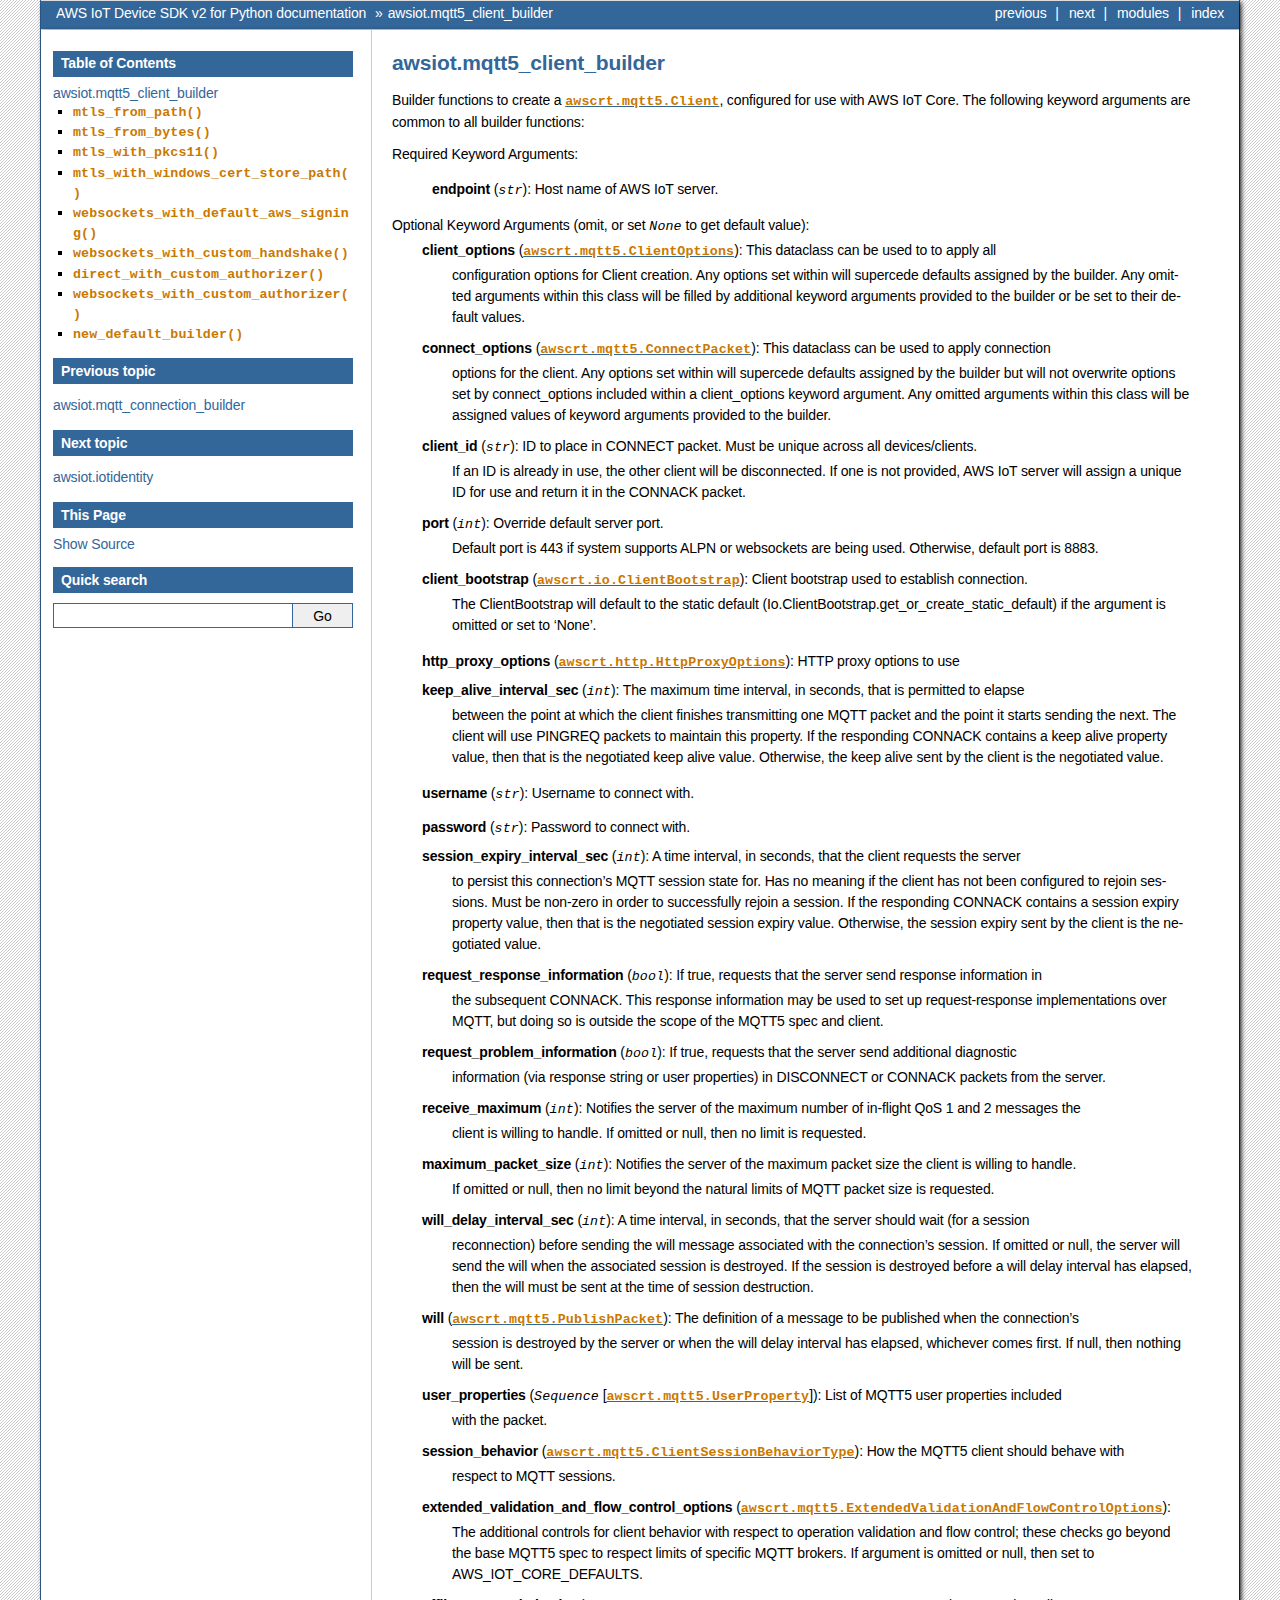
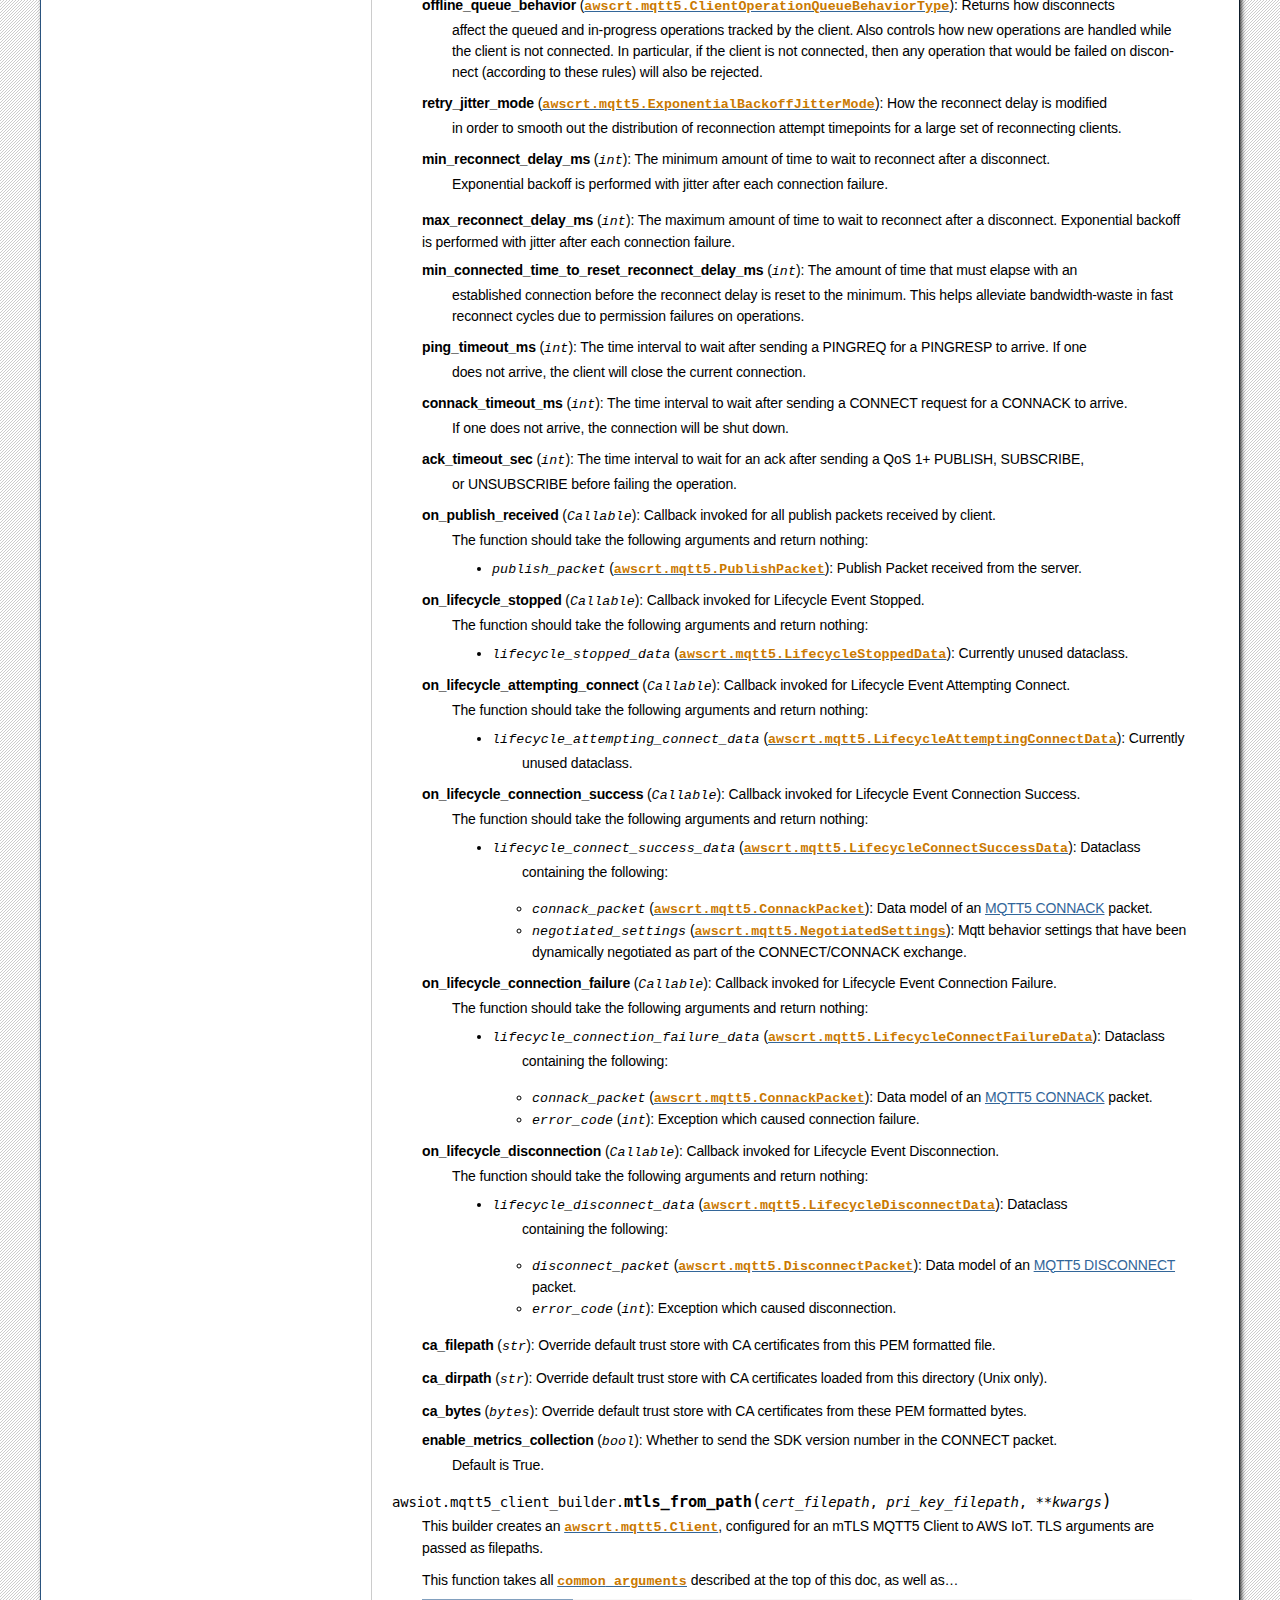
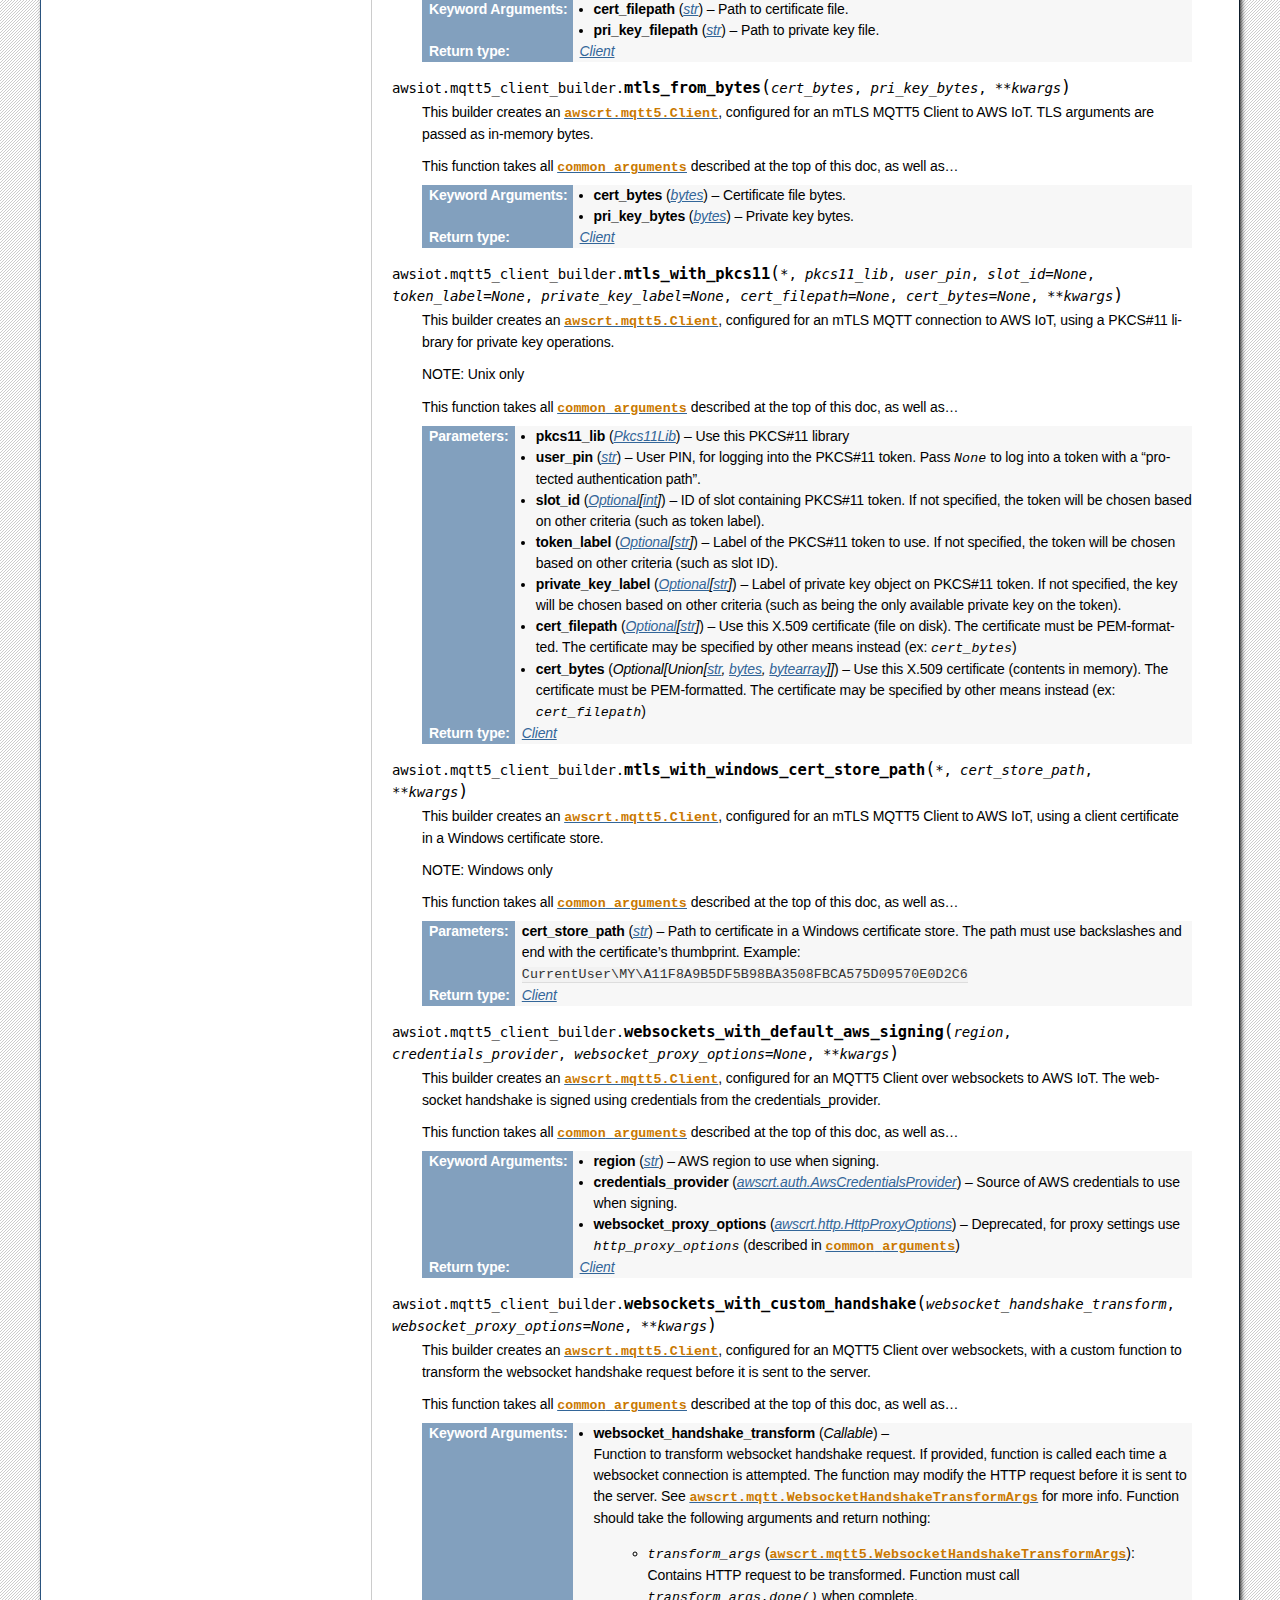
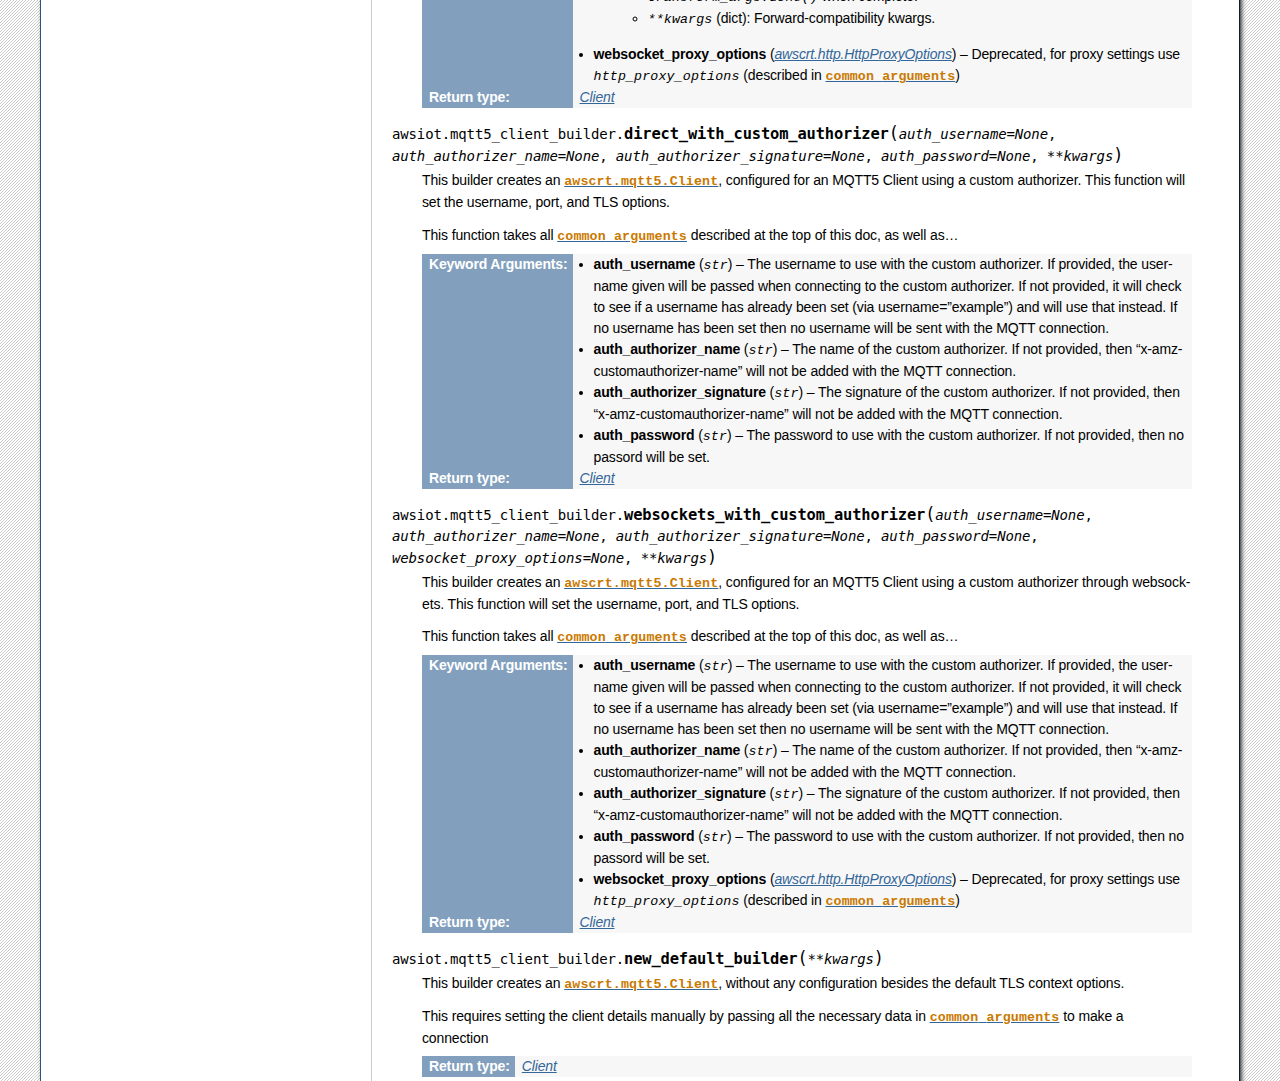
<file: docs/awsiot/mqtt5_client_builder.html>
<!doctype html>

<html lang="en">
  <head>
    <meta charset="utf-8" />
    <meta name="viewport" content="width=device-width, initial-scale=1.0" /><meta name="generator" content="Docutils 0.19: https://docutils.sourceforge.io/" />

    <title>awsiot.mqtt5_client_builder &#8212; AWS IoT Device SDK v2 for Python  documentation</title>
    <link rel="stylesheet" type="text/css" href="../_static/pygments.css" />
    <link rel="stylesheet" type="text/css" href="../_static/css/custom.css" />
    
    <script data-url_root="../" id="documentation_options" src="../_static/documentation_options.js"></script>
    <script src="../_static/jquery.js"></script>
    <script src="../_static/underscore.js"></script>
    <script src="../_static/_sphinx_javascript_frameworks_compat.js"></script>
    <script src="../_static/doctools.js"></script>
    <script src="../_static/sphinx_highlight.js"></script>
    <script src="../_static/bizstyle.js"></script>
    <link rel="index" title="Index" href="../genindex.html" />
    <link rel="search" title="Search" href="../search.html" />
    <link rel="next" title="awsiot.iotidentity" href="iotidentity.html" />
    <link rel="prev" title="awsiot.mqtt_connection_builder" href="mqtt_connection_builder.html" />
    <meta name="viewport" content="width=device-width,initial-scale=1.0" />
    <!--[if lt IE 9]>
    <script src="_static/css3-mediaqueries.js"></script>
    <![endif]-->
  </head><body>
    <div class="related" role="navigation" aria-label="related navigation">
      <h3>Navigation</h3>
      <ul>
        <li class="right" style="margin-right: 10px">
          <a href="../genindex.html" title="General Index"
             accesskey="I">index</a></li>
        <li class="right" >
          <a href="../py-modindex.html" title="Python Module Index"
             >modules</a> |</li>
        <li class="right" >
          <a href="iotidentity.html" title="awsiot.iotidentity"
             accesskey="N">next</a> |</li>
        <li class="right" >
          <a href="mqtt_connection_builder.html" title="awsiot.mqtt_connection_builder"
             accesskey="P">previous</a> |</li>
        <li class="nav-item nav-item-0"><a href="../index.html">AWS IoT Device SDK v2 for Python  documentation</a> &#187;</li>
        <li class="nav-item nav-item-this"><a href="">awsiot.mqtt5_client_builder</a></li> 
      </ul>
    </div>  

    <div class="document">
      <div class="documentwrapper">
        <div class="bodywrapper">
          <div class="body" role="main">
            
  <section id="module-awsiot.mqtt5_client_builder">
<span id="awsiot-mqtt5-client-builder"></span><h1>awsiot.mqtt5_client_builder<a class="headerlink" href="#module-awsiot.mqtt5_client_builder" title="Permalink to this heading">¶</a></h1>
<p>Builder functions to create a <a class="reference external" href="https://awslabs.github.io/aws-crt-python/api/mqtt5.html#awscrt.mqtt5.Client" title="(in awscrt)"><code class="xref py py-class docutils literal notranslate"><span class="pre">awscrt.mqtt5.Client</span></code></a>, configured for use with AWS IoT Core.
The following keyword arguments are common to all builder functions:</p>
<p>Required Keyword Arguments:</p>
<blockquote>
<div><p><strong>endpoint</strong> (<cite>str</cite>): Host name of AWS IoT server.</p>
</div></blockquote>
<dl>
<dt>Optional Keyword Arguments (omit, or set <cite>None</cite> to get default value):</dt><dd><dl class="simple">
<dt><strong>client_options</strong> (<a class="reference external" href="https://awslabs.github.io/aws-crt-python/api/mqtt5.html#awscrt.mqtt5.ClientOptions" title="(in awscrt)"><code class="xref py py-class docutils literal notranslate"><span class="pre">awscrt.mqtt5.ClientOptions</span></code></a>): This dataclass can be used to to apply all</dt><dd><p>configuration options for Client creation. Any options set within will supercede defaults
assigned by the builder. Any omitted arguments within this class will be filled by additional
keyword arguments provided to the builder or be set to their default values.</p>
</dd>
<dt><strong>connect_options</strong> (<a class="reference external" href="https://awslabs.github.io/aws-crt-python/api/mqtt5.html#awscrt.mqtt5.ConnectPacket" title="(in awscrt)"><code class="xref py py-class docutils literal notranslate"><span class="pre">awscrt.mqtt5.ConnectPacket</span></code></a>): This dataclass can be used to apply connection</dt><dd><p>options for the client. Any options set within will supercede defaults assigned by the builder but
will not overwrite options set by connect_options included within a client_options keyword argument.
Any omitted arguments within this class will be assigned values of keyword arguments provided to
the builder.</p>
</dd>
<dt><strong>client_id</strong> (<cite>str</cite>): ID to place in CONNECT packet. Must be unique across all devices/clients.</dt><dd><p>If an ID is already in use, the other client will be disconnected. If one is not provided,
AWS IoT server will assign a unique ID for use and return it in the CONNACK packet.</p>
</dd>
<dt><strong>port</strong> (<cite>int</cite>): Override default server port.</dt><dd><p>Default port is 443 if system supports ALPN or websockets are being used.
Otherwise, default port is 8883.</p>
</dd>
<dt><strong>client_bootstrap</strong> (<a class="reference external" href="https://awslabs.github.io/aws-crt-python/api/io.html#awscrt.io.ClientBootstrap" title="(in awscrt)"><code class="xref py py-class docutils literal notranslate"><span class="pre">awscrt.io.ClientBootstrap</span></code></a>): Client bootstrap used to establish connection.</dt><dd><p>The ClientBootstrap will default to the static default (Io.ClientBootstrap.get_or_create_static_default)
if the argument is omitted or set to ‘None’.</p>
</dd>
</dl>
<p><strong>http_proxy_options</strong> (<a class="reference external" href="https://awslabs.github.io/aws-crt-python/api/http.html#awscrt.http.HttpProxyOptions" title="(in awscrt)"><code class="xref py py-class docutils literal notranslate"><span class="pre">awscrt.http.HttpProxyOptions</span></code></a>): HTTP proxy options to use</p>
<dl class="simple">
<dt><strong>keep_alive_interval_sec</strong> (<cite>int</cite>): The maximum time interval, in seconds, that is permitted to elapse</dt><dd><p>between the point at which the client finishes transmitting one MQTT packet and the point it starts
sending the next.  The client will use PINGREQ packets to maintain this property. If the responding
CONNACK contains a keep alive property value, then that is the negotiated keep alive value. Otherwise,
the keep alive sent by the client is the negotiated value.</p>
</dd>
</dl>
<p><strong>username</strong> (<cite>str</cite>): Username to connect with.</p>
<p><strong>password</strong> (<cite>str</cite>): Password to connect with.</p>
<dl class="simple">
<dt><strong>session_expiry_interval_sec</strong> (<cite>int</cite>): A time interval, in seconds, that the client requests the server</dt><dd><p>to persist this connection’s MQTT session state for.  Has no meaning if the client has not been
configured to rejoin sessions.  Must be non-zero in order to successfully rejoin a session. If the
responding CONNACK contains a session expiry property value, then that is the negotiated session
expiry value.  Otherwise, the session expiry sent by the client is the negotiated value.</p>
</dd>
<dt><strong>request_response_information</strong> (<cite>bool</cite>): If true, requests that the server send response information in</dt><dd><p>the subsequent CONNACK.  This response information may be used to set up request-response implementations
over MQTT, but doing so is outside the scope of the MQTT5 spec and client.</p>
</dd>
<dt><strong>request_problem_information</strong> (<cite>bool</cite>): If true, requests that the server send additional diagnostic</dt><dd><p>information (via response string or user properties) in DISCONNECT or CONNACK packets from the server.</p>
</dd>
<dt><strong>receive_maximum</strong> (<cite>int</cite>): Notifies the server of the maximum number of in-flight QoS 1 and 2 messages the</dt><dd><p>client is willing to handle.  If omitted or null, then no limit is requested.</p>
</dd>
<dt><strong>maximum_packet_size</strong> (<cite>int</cite>): Notifies the server of the maximum packet size the client is willing to handle.</dt><dd><p>If omitted or null, then no limit beyond the natural limits of MQTT packet size is requested.</p>
</dd>
<dt><strong>will_delay_interval_sec</strong> (<cite>int</cite>): A time interval, in seconds, that the server should wait (for a session</dt><dd><p>reconnection) before sending the will message associated with the connection’s session.  If omitted or
null, the server will send the will when the associated session is destroyed.  If the session is destroyed
before a will delay interval has elapsed, then the will must be sent at the time of session destruction.</p>
</dd>
<dt><strong>will</strong> (<a class="reference external" href="https://awslabs.github.io/aws-crt-python/api/mqtt5.html#awscrt.mqtt5.PublishPacket" title="(in awscrt)"><code class="xref py py-class docutils literal notranslate"><span class="pre">awscrt.mqtt5.PublishPacket</span></code></a>): The definition of a message to be published when the connection’s</dt><dd><p>session is destroyed by the server or when the will delay interval has elapsed, whichever comes first.  If
null, then nothing will be sent.</p>
</dd>
<dt><strong>user_properties</strong> (<cite>Sequence</cite> [<a class="reference external" href="https://awslabs.github.io/aws-crt-python/api/mqtt5.html#awscrt.mqtt5.UserProperty" title="(in awscrt)"><code class="xref py py-class docutils literal notranslate"><span class="pre">awscrt.mqtt5.UserProperty</span></code></a>]): List of MQTT5 user properties included</dt><dd><p>with the packet.</p>
</dd>
<dt><strong>session_behavior</strong> (<a class="reference external" href="https://awslabs.github.io/aws-crt-python/api/mqtt5.html#awscrt.mqtt5.ClientSessionBehaviorType" title="(in awscrt)"><code class="xref py py-class docutils literal notranslate"><span class="pre">awscrt.mqtt5.ClientSessionBehaviorType</span></code></a>): How the MQTT5 client should behave with</dt><dd><p>respect to MQTT sessions.</p>
</dd>
<dt><strong>extended_validation_and_flow_control_options</strong> (<a class="reference external" href="https://awslabs.github.io/aws-crt-python/api/mqtt5.html#awscrt.mqtt5.ExtendedValidationAndFlowControlOptions" title="(in awscrt)"><code class="xref py py-class docutils literal notranslate"><span class="pre">awscrt.mqtt5.ExtendedValidationAndFlowControlOptions</span></code></a>):</dt><dd><p>The additional controls for client behavior with respect to operation validation and flow control; these
checks go beyond the base MQTT5 spec to respect limits of specific MQTT brokers. If argument is omitted or null,
then set to AWS_IOT_CORE_DEFAULTS.</p>
</dd>
<dt><strong>offline_queue_behavior</strong> (<a class="reference external" href="https://awslabs.github.io/aws-crt-python/api/mqtt5.html#awscrt.mqtt5.ClientOperationQueueBehaviorType" title="(in awscrt)"><code class="xref py py-class docutils literal notranslate"><span class="pre">awscrt.mqtt5.ClientOperationQueueBehaviorType</span></code></a>): Returns how disconnects</dt><dd><p>affect the queued and in-progress operations tracked by the client.  Also controls how new operations are
handled while the client is not connected.  In particular, if the client is not connected, then any operation
that would be failed on disconnect (according to these rules) will also be rejected.</p>
</dd>
<dt><strong>retry_jitter_mode</strong> (<a class="reference external" href="https://awslabs.github.io/aws-crt-python/api/mqtt5.html#awscrt.mqtt5.ExponentialBackoffJitterMode" title="(in awscrt)"><code class="xref py py-class docutils literal notranslate"><span class="pre">awscrt.mqtt5.ExponentialBackoffJitterMode</span></code></a>): How the reconnect delay is modified</dt><dd><p>in order to smooth out the distribution of reconnection attempt timepoints for a large set of reconnecting
clients.</p>
</dd>
<dt><strong>min_reconnect_delay_ms</strong> (<cite>int</cite>): The minimum amount of time to wait to reconnect after a disconnect.</dt><dd><p>Exponential backoff is performed with jitter after each connection failure.</p>
</dd>
</dl>
<p><strong>max_reconnect_delay_ms</strong> (<cite>int</cite>): The maximum amount of time to wait to reconnect after a disconnect.
Exponential backoff is performed with jitter after each connection failure.</p>
<dl>
<dt><strong>min_connected_time_to_reset_reconnect_delay_ms</strong> (<cite>int</cite>): The amount of time that must elapse with an</dt><dd><p>established connection before the reconnect delay is reset to the minimum. This helps alleviate
bandwidth-waste in fast reconnect cycles due to permission failures on operations.</p>
</dd>
<dt><strong>ping_timeout_ms</strong> (<cite>int</cite>): The time interval to wait after sending a PINGREQ for a PINGRESP to arrive. If one</dt><dd><p>does not arrive, the client will close the current connection.</p>
</dd>
<dt><strong>connack_timeout_ms</strong> (<cite>int</cite>): The time interval to wait after sending a CONNECT request for a CONNACK to arrive.</dt><dd><p>If one does not arrive, the connection will be shut down.</p>
</dd>
<dt><strong>ack_timeout_sec</strong> (<cite>int</cite>): The time interval to wait for an ack after sending a QoS 1+ PUBLISH, SUBSCRIBE,</dt><dd><p>or UNSUBSCRIBE before failing the operation.</p>
</dd>
<dt><strong>on_publish_received</strong> (<cite>Callable</cite>): Callback invoked for all publish packets received by client.</dt><dd><p>The function should take the following arguments and return nothing:</p>
<ul class="simple">
<li><p><cite>publish_packet</cite> (<a class="reference external" href="https://awslabs.github.io/aws-crt-python/api/mqtt5.html#awscrt.mqtt5.PublishPacket" title="(in awscrt)"><code class="xref py py-class docutils literal notranslate"><span class="pre">awscrt.mqtt5.PublishPacket</span></code></a>): Publish Packet received from the server.</p></li>
</ul>
</dd>
<dt><strong>on_lifecycle_stopped</strong> (<cite>Callable</cite>): Callback invoked for Lifecycle Event Stopped.</dt><dd><p>The function should take the following arguments and return nothing:</p>
<ul class="simple">
<li><p><cite>lifecycle_stopped_data</cite> (<a class="reference external" href="https://awslabs.github.io/aws-crt-python/api/mqtt5.html#awscrt.mqtt5.LifecycleStoppedData" title="(in awscrt)"><code class="xref py py-class docutils literal notranslate"><span class="pre">awscrt.mqtt5.LifecycleStoppedData</span></code></a>): Currently unused dataclass.</p></li>
</ul>
</dd>
<dt><strong>on_lifecycle_attempting_connect</strong> (<cite>Callable</cite>): Callback invoked for Lifecycle Event Attempting Connect.</dt><dd><p>The function should take the following arguments and return nothing:</p>
<ul class="simple">
<li><dl class="simple">
<dt><cite>lifecycle_attempting_connect_data</cite> (<a class="reference external" href="https://awslabs.github.io/aws-crt-python/api/mqtt5.html#awscrt.mqtt5.LifecycleAttemptingConnectData" title="(in awscrt)"><code class="xref py py-class docutils literal notranslate"><span class="pre">awscrt.mqtt5.LifecycleAttemptingConnectData</span></code></a>): Currently</dt><dd><p>unused dataclass.</p>
</dd>
</dl>
</li>
</ul>
</dd>
<dt><strong>on_lifecycle_connection_success</strong> (<cite>Callable</cite>): Callback invoked for Lifecycle Event Connection Success.</dt><dd><p>The function should take the following arguments and return nothing:</p>
<ul>
<li><dl class="simple">
<dt><cite>lifecycle_connect_success_data</cite> (<a class="reference external" href="https://awslabs.github.io/aws-crt-python/api/mqtt5.html#awscrt.mqtt5.LifecycleConnectSuccessData" title="(in awscrt)"><code class="xref py py-class docutils literal notranslate"><span class="pre">awscrt.mqtt5.LifecycleConnectSuccessData</span></code></a>): Dataclass</dt><dd><p>containing the following:</p>
</dd>
</dl>
<ul class="simple">
<li><p><cite>connack_packet</cite> (<a class="reference external" href="https://awslabs.github.io/aws-crt-python/api/mqtt5.html#awscrt.mqtt5.ConnackPacket" title="(in awscrt)"><code class="xref py py-class docutils literal notranslate"><span class="pre">awscrt.mqtt5.ConnackPacket</span></code></a>): Data model of an <a class="reference external" href="https://docs.oasis-open.org/mqtt/mqtt/v5.0/os/mqtt-v5.0-os.html#_Toc3901074">MQTT5 CONNACK</a> packet.</p></li>
<li><p><cite>negotiated_settings</cite> (<a class="reference external" href="https://awslabs.github.io/aws-crt-python/api/mqtt5.html#awscrt.mqtt5.NegotiatedSettings" title="(in awscrt)"><code class="xref py py-class docutils literal notranslate"><span class="pre">awscrt.mqtt5.NegotiatedSettings</span></code></a>): Mqtt behavior settings that have been dynamically negotiated as part of the CONNECT/CONNACK exchange.</p></li>
</ul>
</li>
</ul>
</dd>
<dt><strong>on_lifecycle_connection_failure</strong> (<cite>Callable</cite>): Callback invoked for Lifecycle Event Connection Failure.</dt><dd><p>The function should take the following arguments and return nothing:</p>
<ul>
<li><dl class="simple">
<dt><cite>lifecycle_connection_failure_data</cite> (<a class="reference external" href="https://awslabs.github.io/aws-crt-python/api/mqtt5.html#awscrt.mqtt5.LifecycleConnectFailureData" title="(in awscrt)"><code class="xref py py-class docutils literal notranslate"><span class="pre">awscrt.mqtt5.LifecycleConnectFailureData</span></code></a>): Dataclass</dt><dd><p>containing the following:</p>
</dd>
</dl>
<ul class="simple">
<li><p><cite>connack_packet</cite> (<a class="reference external" href="https://awslabs.github.io/aws-crt-python/api/mqtt5.html#awscrt.mqtt5.ConnackPacket" title="(in awscrt)"><code class="xref py py-class docutils literal notranslate"><span class="pre">awscrt.mqtt5.ConnackPacket</span></code></a>): Data model of an <a class="reference external" href="https://docs.oasis-open.org/mqtt/mqtt/v5.0/os/mqtt-v5.0-os.html#_Toc3901074">MQTT5 CONNACK</a> packet.</p></li>
<li><p><cite>error_code</cite> (<cite>int</cite>): Exception which caused connection failure.</p></li>
</ul>
</li>
</ul>
</dd>
<dt><strong>on_lifecycle_disconnection</strong> (<cite>Callable</cite>): Callback invoked for Lifecycle Event Disconnection.</dt><dd><p>The function should take the following arguments and return nothing:</p>
<ul>
<li><dl class="simple">
<dt><cite>lifecycle_disconnect_data</cite> (<a class="reference external" href="https://awslabs.github.io/aws-crt-python/api/mqtt5.html#awscrt.mqtt5.LifecycleDisconnectData" title="(in awscrt)"><code class="xref py py-class docutils literal notranslate"><span class="pre">awscrt.mqtt5.LifecycleDisconnectData</span></code></a>): Dataclass</dt><dd><p>containing the following:</p>
</dd>
</dl>
<ul class="simple">
<li><p><cite>disconnect_packet</cite> (<a class="reference external" href="https://awslabs.github.io/aws-crt-python/api/mqtt5.html#awscrt.mqtt5.DisconnectPacket" title="(in awscrt)"><code class="xref py py-class docutils literal notranslate"><span class="pre">awscrt.mqtt5.DisconnectPacket</span></code></a>): Data model of an <a class="reference external" href="https://docs.oasis-open.org/mqtt/mqtt/v5.0/os/mqtt-v5.0-os.html#_Toc3901205">MQTT5 DISCONNECT</a> packet.</p></li>
<li><p><cite>error_code</cite> (<cite>int</cite>): Exception which caused disconnection.</p></li>
</ul>
</li>
</ul>
</dd>
</dl>
<p><strong>ca_filepath</strong> (<cite>str</cite>): Override default trust store with CA certificates from this PEM formatted file.</p>
<p><strong>ca_dirpath</strong> (<cite>str</cite>): Override default trust store with CA certificates loaded from this directory (Unix only).</p>
<p><strong>ca_bytes</strong> (<cite>bytes</cite>): Override default trust store with CA certificates from these PEM formatted bytes.</p>
<dl class="simple">
<dt><strong>enable_metrics_collection</strong> (<cite>bool</cite>): Whether to send the SDK version number in the CONNECT packet.</dt><dd><p>Default is True.</p>
</dd>
</dl>
</dd>
</dl>
<dl class="py function">
<dt class="sig sig-object py" id="awsiot.mqtt5_client_builder.mtls_from_path">
<span class="sig-prename descclassname"><span class="pre">awsiot.mqtt5_client_builder.</span></span><span class="sig-name descname"><span class="pre">mtls_from_path</span></span><span class="sig-paren">(</span><em class="sig-param"><span class="n"><span class="pre">cert_filepath</span></span></em>, <em class="sig-param"><span class="n"><span class="pre">pri_key_filepath</span></span></em>, <em class="sig-param"><span class="o"><span class="pre">**</span></span><span class="n"><span class="pre">kwargs</span></span></em><span class="sig-paren">)</span><a class="headerlink" href="#awsiot.mqtt5_client_builder.mtls_from_path" title="Permalink to this definition">¶</a></dt>
<dd><p>This builder creates an <a class="reference external" href="https://awslabs.github.io/aws-crt-python/api/mqtt5.html#awscrt.mqtt5.Client" title="(in awscrt)"><code class="xref py py-class docutils literal notranslate"><span class="pre">awscrt.mqtt5.Client</span></code></a>, configured for an mTLS MQTT5 Client to AWS IoT.
TLS arguments are passed as filepaths.</p>
<p>This function takes all <a class="reference internal" href="#module-awsiot.mqtt5_client_builder" title="awsiot.mqtt5_client_builder"><code class="xref py py-mod docutils literal notranslate"><span class="pre">common</span> <span class="pre">arguments</span></code></a>
described at the top of this doc, as well as…</p>
<dl class="field-list simple">
<dt class="field-odd">Keyword Arguments<span class="colon">:</span></dt>
<dd class="field-odd"><ul class="simple">
<li><p><strong>cert_filepath</strong> (<a class="reference external" href="https://docs.python.org/3/library/stdtypes.html#str" title="(in Python v3.11)"><em>str</em></a>) – Path to certificate file.</p></li>
<li><p><strong>pri_key_filepath</strong> (<a class="reference external" href="https://docs.python.org/3/library/stdtypes.html#str" title="(in Python v3.11)"><em>str</em></a>) – Path to private key file.</p></li>
</ul>
</dd>
<dt class="field-even">Return type<span class="colon">:</span></dt>
<dd class="field-even"><p><a class="reference external" href="https://awslabs.github.io/aws-crt-python/api/mqtt5.html#awscrt.mqtt5.Client" title="(in awscrt)"><em>Client</em></a></p>
</dd>
</dl>
</dd></dl>

<dl class="py function">
<dt class="sig sig-object py" id="awsiot.mqtt5_client_builder.mtls_from_bytes">
<span class="sig-prename descclassname"><span class="pre">awsiot.mqtt5_client_builder.</span></span><span class="sig-name descname"><span class="pre">mtls_from_bytes</span></span><span class="sig-paren">(</span><em class="sig-param"><span class="n"><span class="pre">cert_bytes</span></span></em>, <em class="sig-param"><span class="n"><span class="pre">pri_key_bytes</span></span></em>, <em class="sig-param"><span class="o"><span class="pre">**</span></span><span class="n"><span class="pre">kwargs</span></span></em><span class="sig-paren">)</span><a class="headerlink" href="#awsiot.mqtt5_client_builder.mtls_from_bytes" title="Permalink to this definition">¶</a></dt>
<dd><p>This builder creates an <a class="reference external" href="https://awslabs.github.io/aws-crt-python/api/mqtt5.html#awscrt.mqtt5.Client" title="(in awscrt)"><code class="xref py py-class docutils literal notranslate"><span class="pre">awscrt.mqtt5.Client</span></code></a>, configured for an mTLS MQTT5 Client to AWS IoT.
TLS arguments are passed as in-memory bytes.</p>
<p>This function takes all <a class="reference internal" href="#module-awsiot.mqtt5_client_builder" title="awsiot.mqtt5_client_builder"><code class="xref py py-mod docutils literal notranslate"><span class="pre">common</span> <span class="pre">arguments</span></code></a>
described at the top of this doc, as well as…</p>
<dl class="field-list simple">
<dt class="field-odd">Keyword Arguments<span class="colon">:</span></dt>
<dd class="field-odd"><ul class="simple">
<li><p><strong>cert_bytes</strong> (<a class="reference external" href="https://docs.python.org/3/library/stdtypes.html#bytes" title="(in Python v3.11)"><em>bytes</em></a>) – Certificate file bytes.</p></li>
<li><p><strong>pri_key_bytes</strong> (<a class="reference external" href="https://docs.python.org/3/library/stdtypes.html#bytes" title="(in Python v3.11)"><em>bytes</em></a>) – Private key bytes.</p></li>
</ul>
</dd>
<dt class="field-even">Return type<span class="colon">:</span></dt>
<dd class="field-even"><p><a class="reference external" href="https://awslabs.github.io/aws-crt-python/api/mqtt5.html#awscrt.mqtt5.Client" title="(in awscrt)"><em>Client</em></a></p>
</dd>
</dl>
</dd></dl>

<dl class="py function">
<dt class="sig sig-object py" id="awsiot.mqtt5_client_builder.mtls_with_pkcs11">
<span class="sig-prename descclassname"><span class="pre">awsiot.mqtt5_client_builder.</span></span><span class="sig-name descname"><span class="pre">mtls_with_pkcs11</span></span><span class="sig-paren">(</span><em class="sig-param"><span class="o"><span class="pre">*</span></span></em>, <em class="sig-param"><span class="n"><span class="pre">pkcs11_lib</span></span></em>, <em class="sig-param"><span class="n"><span class="pre">user_pin</span></span></em>, <em class="sig-param"><span class="n"><span class="pre">slot_id</span></span><span class="o"><span class="pre">=</span></span><span class="default_value"><span class="pre">None</span></span></em>, <em class="sig-param"><span class="n"><span class="pre">token_label</span></span><span class="o"><span class="pre">=</span></span><span class="default_value"><span class="pre">None</span></span></em>, <em class="sig-param"><span class="n"><span class="pre">private_key_label</span></span><span class="o"><span class="pre">=</span></span><span class="default_value"><span class="pre">None</span></span></em>, <em class="sig-param"><span class="n"><span class="pre">cert_filepath</span></span><span class="o"><span class="pre">=</span></span><span class="default_value"><span class="pre">None</span></span></em>, <em class="sig-param"><span class="n"><span class="pre">cert_bytes</span></span><span class="o"><span class="pre">=</span></span><span class="default_value"><span class="pre">None</span></span></em>, <em class="sig-param"><span class="o"><span class="pre">**</span></span><span class="n"><span class="pre">kwargs</span></span></em><span class="sig-paren">)</span><a class="headerlink" href="#awsiot.mqtt5_client_builder.mtls_with_pkcs11" title="Permalink to this definition">¶</a></dt>
<dd><p>This builder creates an <a class="reference external" href="https://awslabs.github.io/aws-crt-python/api/mqtt5.html#awscrt.mqtt5.Client" title="(in awscrt)"><code class="xref py py-class docutils literal notranslate"><span class="pre">awscrt.mqtt5.Client</span></code></a>, configured for an mTLS MQTT connection to AWS IoT,
using a PKCS#11 library for private key operations.</p>
<p>NOTE: Unix only</p>
<p>This function takes all <a class="reference internal" href="#module-awsiot.mqtt5_client_builder" title="awsiot.mqtt5_client_builder"><code class="xref py py-mod docutils literal notranslate"><span class="pre">common</span> <span class="pre">arguments</span></code></a>
described at the top of this doc, as well as…</p>
<dl class="field-list simple">
<dt class="field-odd">Parameters<span class="colon">:</span></dt>
<dd class="field-odd"><ul class="simple">
<li><p><strong>pkcs11_lib</strong> (<a class="reference external" href="https://awslabs.github.io/aws-crt-python/api/io.html#awscrt.io.Pkcs11Lib" title="(in awscrt)"><em>Pkcs11Lib</em></a>) – Use this PKCS#11 library</p></li>
<li><p><strong>user_pin</strong> (<a class="reference external" href="https://docs.python.org/3/library/stdtypes.html#str" title="(in Python v3.11)"><em>str</em></a>) – User PIN, for logging into the PKCS#11 token.
Pass <cite>None</cite> to log into a token with a “protected authentication path”.</p></li>
<li><p><strong>slot_id</strong> (<a class="reference external" href="https://docs.python.org/3/library/typing.html#typing.Optional" title="(in Python v3.11)"><em>Optional</em></a><em>[</em><a class="reference external" href="https://docs.python.org/3/library/functions.html#int" title="(in Python v3.11)"><em>int</em></a><em>]</em>) – ID of slot containing PKCS#11 token.
If not specified, the token will be chosen based on other criteria (such as token label).</p></li>
<li><p><strong>token_label</strong> (<a class="reference external" href="https://docs.python.org/3/library/typing.html#typing.Optional" title="(in Python v3.11)"><em>Optional</em></a><em>[</em><a class="reference external" href="https://docs.python.org/3/library/stdtypes.html#str" title="(in Python v3.11)"><em>str</em></a><em>]</em>) – Label of the PKCS#11 token to use.
If not specified, the token will be chosen based on other criteria (such as slot ID).</p></li>
<li><p><strong>private_key_label</strong> (<a class="reference external" href="https://docs.python.org/3/library/typing.html#typing.Optional" title="(in Python v3.11)"><em>Optional</em></a><em>[</em><a class="reference external" href="https://docs.python.org/3/library/stdtypes.html#str" title="(in Python v3.11)"><em>str</em></a><em>]</em>) – Label of private key object on PKCS#11 token.
If not specified, the key will be chosen based on other criteria
(such as being the only available private key on the token).</p></li>
<li><p><strong>cert_filepath</strong> (<a class="reference external" href="https://docs.python.org/3/library/typing.html#typing.Optional" title="(in Python v3.11)"><em>Optional</em></a><em>[</em><a class="reference external" href="https://docs.python.org/3/library/stdtypes.html#str" title="(in Python v3.11)"><em>str</em></a><em>]</em>) – Use this X.509 certificate (file on disk).
The certificate must be PEM-formatted. The certificate may be
specified by other means instead (ex: <cite>cert_bytes</cite>)</p></li>
<li><p><strong>cert_bytes</strong> (<em>Optional</em><em>[</em><em>Union</em><em>[</em><a class="reference external" href="https://docs.python.org/3/library/stdtypes.html#str" title="(in Python v3.11)"><em>str</em></a><em>, </em><a class="reference external" href="https://docs.python.org/3/library/stdtypes.html#bytes" title="(in Python v3.11)"><em>bytes</em></a><em>, </em><a class="reference external" href="https://docs.python.org/3/library/stdtypes.html#bytearray" title="(in Python v3.11)"><em>bytearray</em></a><em>]</em><em>]</em>) – Use this X.509 certificate (contents in memory).
The certificate must be PEM-formatted. The certificate may be
specified by other means instead (ex: <cite>cert_filepath</cite>)</p></li>
</ul>
</dd>
<dt class="field-even">Return type<span class="colon">:</span></dt>
<dd class="field-even"><p><a class="reference external" href="https://awslabs.github.io/aws-crt-python/api/mqtt5.html#awscrt.mqtt5.Client" title="(in awscrt)"><em>Client</em></a></p>
</dd>
</dl>
</dd></dl>

<dl class="py function">
<dt class="sig sig-object py" id="awsiot.mqtt5_client_builder.mtls_with_windows_cert_store_path">
<span class="sig-prename descclassname"><span class="pre">awsiot.mqtt5_client_builder.</span></span><span class="sig-name descname"><span class="pre">mtls_with_windows_cert_store_path</span></span><span class="sig-paren">(</span><em class="sig-param"><span class="o"><span class="pre">*</span></span></em>, <em class="sig-param"><span class="n"><span class="pre">cert_store_path</span></span></em>, <em class="sig-param"><span class="o"><span class="pre">**</span></span><span class="n"><span class="pre">kwargs</span></span></em><span class="sig-paren">)</span><a class="headerlink" href="#awsiot.mqtt5_client_builder.mtls_with_windows_cert_store_path" title="Permalink to this definition">¶</a></dt>
<dd><p>This builder creates an <a class="reference external" href="https://awslabs.github.io/aws-crt-python/api/mqtt5.html#awscrt.mqtt5.Client" title="(in awscrt)"><code class="xref py py-class docutils literal notranslate"><span class="pre">awscrt.mqtt5.Client</span></code></a>, configured for an mTLS MQTT5 Client to AWS IoT,
using a client certificate in a Windows certificate store.</p>
<p>NOTE: Windows only</p>
<p>This function takes all <a class="reference internal" href="#module-awsiot.mqtt5_client_builder" title="awsiot.mqtt5_client_builder"><code class="xref py py-mod docutils literal notranslate"><span class="pre">common</span> <span class="pre">arguments</span></code></a>
described at the top of this doc, as well as…</p>
<dl class="field-list simple">
<dt class="field-odd">Parameters<span class="colon">:</span></dt>
<dd class="field-odd"><p><strong>cert_store_path</strong> (<a class="reference external" href="https://docs.python.org/3/library/stdtypes.html#str" title="(in Python v3.11)"><em>str</em></a>) – Path to certificate in a Windows certificate store.
The path must use backslashes and end with the certificate’s thumbprint.
Example: <code class="docutils literal notranslate"><span class="pre">CurrentUser\MY\A11F8A9B5DF5B98BA3508FBCA575D09570E0D2C6</span></code></p>
</dd>
<dt class="field-even">Return type<span class="colon">:</span></dt>
<dd class="field-even"><p><a class="reference external" href="https://awslabs.github.io/aws-crt-python/api/mqtt5.html#awscrt.mqtt5.Client" title="(in awscrt)"><em>Client</em></a></p>
</dd>
</dl>
</dd></dl>

<dl class="py function">
<dt class="sig sig-object py" id="awsiot.mqtt5_client_builder.websockets_with_default_aws_signing">
<span class="sig-prename descclassname"><span class="pre">awsiot.mqtt5_client_builder.</span></span><span class="sig-name descname"><span class="pre">websockets_with_default_aws_signing</span></span><span class="sig-paren">(</span><em class="sig-param"><span class="n"><span class="pre">region</span></span></em>, <em class="sig-param"><span class="n"><span class="pre">credentials_provider</span></span></em>, <em class="sig-param"><span class="n"><span class="pre">websocket_proxy_options</span></span><span class="o"><span class="pre">=</span></span><span class="default_value"><span class="pre">None</span></span></em>, <em class="sig-param"><span class="o"><span class="pre">**</span></span><span class="n"><span class="pre">kwargs</span></span></em><span class="sig-paren">)</span><a class="headerlink" href="#awsiot.mqtt5_client_builder.websockets_with_default_aws_signing" title="Permalink to this definition">¶</a></dt>
<dd><p>This builder creates an <a class="reference external" href="https://awslabs.github.io/aws-crt-python/api/mqtt5.html#awscrt.mqtt5.Client" title="(in awscrt)"><code class="xref py py-class docutils literal notranslate"><span class="pre">awscrt.mqtt5.Client</span></code></a>, configured for an MQTT5 Client over websockets to AWS IoT.
The websocket handshake is signed using credentials from the credentials_provider.</p>
<p>This function takes all <a class="reference internal" href="#module-awsiot.mqtt5_client_builder" title="awsiot.mqtt5_client_builder"><code class="xref py py-mod docutils literal notranslate"><span class="pre">common</span> <span class="pre">arguments</span></code></a>
described at the top of this doc, as well as…</p>
<dl class="field-list simple">
<dt class="field-odd">Keyword Arguments<span class="colon">:</span></dt>
<dd class="field-odd"><ul class="simple">
<li><p><strong>region</strong> (<a class="reference external" href="https://docs.python.org/3/library/stdtypes.html#str" title="(in Python v3.11)"><em>str</em></a>) – AWS region to use when signing.</p></li>
<li><p><strong>credentials_provider</strong> (<a class="reference external" href="https://awslabs.github.io/aws-crt-python/api/auth.html#awscrt.auth.AwsCredentialsProvider" title="(in awscrt)"><em>awscrt.auth.AwsCredentialsProvider</em></a>) – Source of AWS credentials to use when signing.</p></li>
<li><p><strong>websocket_proxy_options</strong> (<a class="reference external" href="https://awslabs.github.io/aws-crt-python/api/http.html#awscrt.http.HttpProxyOptions" title="(in awscrt)"><em>awscrt.http.HttpProxyOptions</em></a>) – Deprecated,
for proxy settings use <cite>http_proxy_options</cite> (described in
<a class="reference internal" href="#module-awsiot.mqtt5_client_builder" title="awsiot.mqtt5_client_builder"><code class="xref py py-mod docutils literal notranslate"><span class="pre">common</span> <span class="pre">arguments</span></code></a>)</p></li>
</ul>
</dd>
<dt class="field-even">Return type<span class="colon">:</span></dt>
<dd class="field-even"><p><a class="reference external" href="https://awslabs.github.io/aws-crt-python/api/mqtt5.html#awscrt.mqtt5.Client" title="(in awscrt)"><em>Client</em></a></p>
</dd>
</dl>
</dd></dl>

<dl class="py function">
<dt class="sig sig-object py" id="awsiot.mqtt5_client_builder.websockets_with_custom_handshake">
<span class="sig-prename descclassname"><span class="pre">awsiot.mqtt5_client_builder.</span></span><span class="sig-name descname"><span class="pre">websockets_with_custom_handshake</span></span><span class="sig-paren">(</span><em class="sig-param"><span class="n"><span class="pre">websocket_handshake_transform</span></span></em>, <em class="sig-param"><span class="n"><span class="pre">websocket_proxy_options</span></span><span class="o"><span class="pre">=</span></span><span class="default_value"><span class="pre">None</span></span></em>, <em class="sig-param"><span class="o"><span class="pre">**</span></span><span class="n"><span class="pre">kwargs</span></span></em><span class="sig-paren">)</span><a class="headerlink" href="#awsiot.mqtt5_client_builder.websockets_with_custom_handshake" title="Permalink to this definition">¶</a></dt>
<dd><p>This builder creates an <a class="reference external" href="https://awslabs.github.io/aws-crt-python/api/mqtt5.html#awscrt.mqtt5.Client" title="(in awscrt)"><code class="xref py py-class docutils literal notranslate"><span class="pre">awscrt.mqtt5.Client</span></code></a>, configured for an MQTT5 Client over websockets,
with a custom function to transform the websocket handshake request before it is sent to the server.</p>
<p>This function takes all <a class="reference internal" href="#module-awsiot.mqtt5_client_builder" title="awsiot.mqtt5_client_builder"><code class="xref py py-mod docutils literal notranslate"><span class="pre">common</span> <span class="pre">arguments</span></code></a>
described at the top of this doc, as well as…</p>
<dl class="field-list simple">
<dt class="field-odd">Keyword Arguments<span class="colon">:</span></dt>
<dd class="field-odd"><ul class="simple">
<li><p><strong>websocket_handshake_transform</strong> (<em>Callable</em>) – <p>Function to transform websocket handshake request.
If provided, function is called each time a websocket connection is attempted.
The function may modify the HTTP request before it is sent to the server.
See <a class="reference external" href="https://awslabs.github.io/aws-crt-python/api/mqtt.html#awscrt.mqtt.WebsocketHandshakeTransformArgs" title="(in awscrt)"><code class="xref py py-class docutils literal notranslate"><span class="pre">awscrt.mqtt.WebsocketHandshakeTransformArgs</span></code></a> for more info.
Function should take the following arguments and return nothing:</p>
<blockquote>
<div><ul>
<li><p><cite>transform_args</cite> (<a class="reference external" href="https://awslabs.github.io/aws-crt-python/api/mqtt5.html#awscrt.mqtt5.WebsocketHandshakeTransformArgs" title="(in awscrt)"><code class="xref py py-class docutils literal notranslate"><span class="pre">awscrt.mqtt5.WebsocketHandshakeTransformArgs</span></code></a>):
Contains HTTP request to be transformed. Function must call
<cite>transform_args.done()</cite> when complete.</p></li>
<li><p><cite>**kwargs</cite> (dict): Forward-compatibility kwargs.</p></li>
</ul>
</div></blockquote>
</p></li>
<li><p><strong>websocket_proxy_options</strong> (<a class="reference external" href="https://awslabs.github.io/aws-crt-python/api/http.html#awscrt.http.HttpProxyOptions" title="(in awscrt)"><em>awscrt.http.HttpProxyOptions</em></a>) – Deprecated,
for proxy settings use <cite>http_proxy_options</cite> (described in
<a class="reference internal" href="#module-awsiot.mqtt5_client_builder" title="awsiot.mqtt5_client_builder"><code class="xref py py-mod docutils literal notranslate"><span class="pre">common</span> <span class="pre">arguments</span></code></a>)</p></li>
</ul>
</dd>
<dt class="field-even">Return type<span class="colon">:</span></dt>
<dd class="field-even"><p><a class="reference external" href="https://awslabs.github.io/aws-crt-python/api/mqtt5.html#awscrt.mqtt5.Client" title="(in awscrt)"><em>Client</em></a></p>
</dd>
</dl>
</dd></dl>

<dl class="py function">
<dt class="sig sig-object py" id="awsiot.mqtt5_client_builder.direct_with_custom_authorizer">
<span class="sig-prename descclassname"><span class="pre">awsiot.mqtt5_client_builder.</span></span><span class="sig-name descname"><span class="pre">direct_with_custom_authorizer</span></span><span class="sig-paren">(</span><em class="sig-param"><span class="n"><span class="pre">auth_username</span></span><span class="o"><span class="pre">=</span></span><span class="default_value"><span class="pre">None</span></span></em>, <em class="sig-param"><span class="n"><span class="pre">auth_authorizer_name</span></span><span class="o"><span class="pre">=</span></span><span class="default_value"><span class="pre">None</span></span></em>, <em class="sig-param"><span class="n"><span class="pre">auth_authorizer_signature</span></span><span class="o"><span class="pre">=</span></span><span class="default_value"><span class="pre">None</span></span></em>, <em class="sig-param"><span class="n"><span class="pre">auth_password</span></span><span class="o"><span class="pre">=</span></span><span class="default_value"><span class="pre">None</span></span></em>, <em class="sig-param"><span class="o"><span class="pre">**</span></span><span class="n"><span class="pre">kwargs</span></span></em><span class="sig-paren">)</span><a class="headerlink" href="#awsiot.mqtt5_client_builder.direct_with_custom_authorizer" title="Permalink to this definition">¶</a></dt>
<dd><p>This builder creates an <a class="reference external" href="https://awslabs.github.io/aws-crt-python/api/mqtt5.html#awscrt.mqtt5.Client" title="(in awscrt)"><code class="xref py py-class docutils literal notranslate"><span class="pre">awscrt.mqtt5.Client</span></code></a>, configured for an MQTT5 Client using a custom
authorizer. This function will set the username, port, and TLS options.</p>
<p>This function takes all <a class="reference internal" href="#module-awsiot.mqtt5_client_builder" title="awsiot.mqtt5_client_builder"><code class="xref py py-mod docutils literal notranslate"><span class="pre">common</span> <span class="pre">arguments</span></code></a>
described at the top of this doc, as well as…</p>
<dl class="field-list simple">
<dt class="field-odd">Keyword Arguments<span class="colon">:</span></dt>
<dd class="field-odd"><ul class="simple">
<li><p><strong>auth_username</strong> (<cite>str</cite>) – The username to use with the custom authorizer.
If provided, the username given will be passed when connecting to the custom authorizer.
If not provided, it will check to see if a username has already been set (via username=”example”)
and will use that instead.
If no username has been set then no username will be sent with the MQTT connection.</p></li>
<li><p><strong>auth_authorizer_name</strong> (<cite>str</cite>) – The name of the custom authorizer.
If not provided, then “x-amz-customauthorizer-name” will not be added with the MQTT connection.</p></li>
<li><p><strong>auth_authorizer_signature</strong> (<cite>str</cite>) – The signature of the custom authorizer.
If not provided, then “x-amz-customauthorizer-name” will not be added with the MQTT connection.</p></li>
<li><p><strong>auth_password</strong> (<cite>str</cite>) – The password to use with the custom authorizer.
If not provided, then no passord will be set.</p></li>
</ul>
</dd>
<dt class="field-even">Return type<span class="colon">:</span></dt>
<dd class="field-even"><p><a class="reference external" href="https://awslabs.github.io/aws-crt-python/api/mqtt5.html#awscrt.mqtt5.Client" title="(in awscrt)"><em>Client</em></a></p>
</dd>
</dl>
</dd></dl>

<dl class="py function">
<dt class="sig sig-object py" id="awsiot.mqtt5_client_builder.websockets_with_custom_authorizer">
<span class="sig-prename descclassname"><span class="pre">awsiot.mqtt5_client_builder.</span></span><span class="sig-name descname"><span class="pre">websockets_with_custom_authorizer</span></span><span class="sig-paren">(</span><em class="sig-param"><span class="n"><span class="pre">auth_username</span></span><span class="o"><span class="pre">=</span></span><span class="default_value"><span class="pre">None</span></span></em>, <em class="sig-param"><span class="n"><span class="pre">auth_authorizer_name</span></span><span class="o"><span class="pre">=</span></span><span class="default_value"><span class="pre">None</span></span></em>, <em class="sig-param"><span class="n"><span class="pre">auth_authorizer_signature</span></span><span class="o"><span class="pre">=</span></span><span class="default_value"><span class="pre">None</span></span></em>, <em class="sig-param"><span class="n"><span class="pre">auth_password</span></span><span class="o"><span class="pre">=</span></span><span class="default_value"><span class="pre">None</span></span></em>, <em class="sig-param"><span class="n"><span class="pre">websocket_proxy_options</span></span><span class="o"><span class="pre">=</span></span><span class="default_value"><span class="pre">None</span></span></em>, <em class="sig-param"><span class="o"><span class="pre">**</span></span><span class="n"><span class="pre">kwargs</span></span></em><span class="sig-paren">)</span><a class="headerlink" href="#awsiot.mqtt5_client_builder.websockets_with_custom_authorizer" title="Permalink to this definition">¶</a></dt>
<dd><p>This builder creates an <a class="reference external" href="https://awslabs.github.io/aws-crt-python/api/mqtt5.html#awscrt.mqtt5.Client" title="(in awscrt)"><code class="xref py py-class docutils literal notranslate"><span class="pre">awscrt.mqtt5.Client</span></code></a>, configured for an MQTT5 Client using a custom
authorizer through websockets. This function will set the username, port, and TLS options.</p>
<p>This function takes all <a class="reference internal" href="#module-awsiot.mqtt5_client_builder" title="awsiot.mqtt5_client_builder"><code class="xref py py-mod docutils literal notranslate"><span class="pre">common</span> <span class="pre">arguments</span></code></a>
described at the top of this doc, as well as…</p>
<dl class="field-list simple">
<dt class="field-odd">Keyword Arguments<span class="colon">:</span></dt>
<dd class="field-odd"><ul class="simple">
<li><p><strong>auth_username</strong> (<cite>str</cite>) – The username to use with the custom authorizer.
If provided, the username given will be passed when connecting to the custom authorizer.
If not provided, it will check to see if a username has already been set (via username=”example”)
and will use that instead.
If no username has been set then no username will be sent with the MQTT connection.</p></li>
<li><p><strong>auth_authorizer_name</strong> (<cite>str</cite>) – The name of the custom authorizer.
If not provided, then “x-amz-customauthorizer-name” will not be added with the MQTT connection.</p></li>
<li><p><strong>auth_authorizer_signature</strong> (<cite>str</cite>) – The signature of the custom authorizer.
If not provided, then “x-amz-customauthorizer-name” will not be added with the MQTT connection.</p></li>
<li><p><strong>auth_password</strong> (<cite>str</cite>) – The password to use with the custom authorizer.
If not provided, then no passord will be set.</p></li>
<li><p><strong>websocket_proxy_options</strong> (<a class="reference external" href="https://awslabs.github.io/aws-crt-python/api/http.html#awscrt.http.HttpProxyOptions" title="(in awscrt)"><em>awscrt.http.HttpProxyOptions</em></a>) – Deprecated,
for proxy settings use <cite>http_proxy_options</cite> (described in
<a class="reference internal" href="#module-awsiot.mqtt5_client_builder" title="awsiot.mqtt5_client_builder"><code class="xref py py-mod docutils literal notranslate"><span class="pre">common</span> <span class="pre">arguments</span></code></a>)</p></li>
</ul>
</dd>
<dt class="field-even">Return type<span class="colon">:</span></dt>
<dd class="field-even"><p><a class="reference external" href="https://awslabs.github.io/aws-crt-python/api/mqtt5.html#awscrt.mqtt5.Client" title="(in awscrt)"><em>Client</em></a></p>
</dd>
</dl>
</dd></dl>

<dl class="py function">
<dt class="sig sig-object py" id="awsiot.mqtt5_client_builder.new_default_builder">
<span class="sig-prename descclassname"><span class="pre">awsiot.mqtt5_client_builder.</span></span><span class="sig-name descname"><span class="pre">new_default_builder</span></span><span class="sig-paren">(</span><em class="sig-param"><span class="o"><span class="pre">**</span></span><span class="n"><span class="pre">kwargs</span></span></em><span class="sig-paren">)</span><a class="headerlink" href="#awsiot.mqtt5_client_builder.new_default_builder" title="Permalink to this definition">¶</a></dt>
<dd><p>This builder creates an <a class="reference external" href="https://awslabs.github.io/aws-crt-python/api/mqtt5.html#awscrt.mqtt5.Client" title="(in awscrt)"><code class="xref py py-class docutils literal notranslate"><span class="pre">awscrt.mqtt5.Client</span></code></a>, without any configuration besides the default TLS context options.</p>
<p>This requires setting the client details manually by passing all the necessary data
in <a class="reference internal" href="#module-awsiot.mqtt5_client_builder" title="awsiot.mqtt5_client_builder"><code class="xref py py-mod docutils literal notranslate"><span class="pre">common</span> <span class="pre">arguments</span></code></a> to make a connection</p>
<dl class="field-list simple">
<dt class="field-odd">Return type<span class="colon">:</span></dt>
<dd class="field-odd"><p><a class="reference external" href="https://awslabs.github.io/aws-crt-python/api/mqtt5.html#awscrt.mqtt5.Client" title="(in awscrt)"><em>Client</em></a></p>
</dd>
</dl>
</dd></dl>

</section>


            <div class="clearer"></div>
          </div>
        </div>
      </div>
      <div class="sphinxsidebar" role="navigation" aria-label="main navigation">
        <div class="sphinxsidebarwrapper">
  <div>
    <h3><a href="../index.html">Table of Contents</a></h3>
    <ul>
<li><a class="reference internal" href="#">awsiot.mqtt5_client_builder</a><ul>
<li><a class="reference internal" href="#awsiot.mqtt5_client_builder.mtls_from_path"><code class="docutils literal notranslate"><span class="pre">mtls_from_path()</span></code></a></li>
<li><a class="reference internal" href="#awsiot.mqtt5_client_builder.mtls_from_bytes"><code class="docutils literal notranslate"><span class="pre">mtls_from_bytes()</span></code></a></li>
<li><a class="reference internal" href="#awsiot.mqtt5_client_builder.mtls_with_pkcs11"><code class="docutils literal notranslate"><span class="pre">mtls_with_pkcs11()</span></code></a></li>
<li><a class="reference internal" href="#awsiot.mqtt5_client_builder.mtls_with_windows_cert_store_path"><code class="docutils literal notranslate"><span class="pre">mtls_with_windows_cert_store_path()</span></code></a></li>
<li><a class="reference internal" href="#awsiot.mqtt5_client_builder.websockets_with_default_aws_signing"><code class="docutils literal notranslate"><span class="pre">websockets_with_default_aws_signing()</span></code></a></li>
<li><a class="reference internal" href="#awsiot.mqtt5_client_builder.websockets_with_custom_handshake"><code class="docutils literal notranslate"><span class="pre">websockets_with_custom_handshake()</span></code></a></li>
<li><a class="reference internal" href="#awsiot.mqtt5_client_builder.direct_with_custom_authorizer"><code class="docutils literal notranslate"><span class="pre">direct_with_custom_authorizer()</span></code></a></li>
<li><a class="reference internal" href="#awsiot.mqtt5_client_builder.websockets_with_custom_authorizer"><code class="docutils literal notranslate"><span class="pre">websockets_with_custom_authorizer()</span></code></a></li>
<li><a class="reference internal" href="#awsiot.mqtt5_client_builder.new_default_builder"><code class="docutils literal notranslate"><span class="pre">new_default_builder()</span></code></a></li>
</ul>
</li>
</ul>

  </div>
  <div>
    <h4>Previous topic</h4>
    <p class="topless"><a href="mqtt_connection_builder.html"
                          title="previous chapter">awsiot.mqtt_connection_builder</a></p>
  </div>
  <div>
    <h4>Next topic</h4>
    <p class="topless"><a href="iotidentity.html"
                          title="next chapter">awsiot.iotidentity</a></p>
  </div>
  <div role="note" aria-label="source link">
    <h3>This Page</h3>
    <ul class="this-page-menu">
      <li><a href="../_sources/awsiot/mqtt5_client_builder.rst.txt"
            rel="nofollow">Show Source</a></li>
    </ul>
   </div>
<div id="searchbox" style="display: none" role="search">
  <h3 id="searchlabel">Quick search</h3>
    <div class="searchformwrapper">
    <form class="search" action="../search.html" method="get">
      <input type="text" name="q" aria-labelledby="searchlabel" autocomplete="off" autocorrect="off" autocapitalize="off" spellcheck="false"/>
      <input type="submit" value="Go" />
    </form>
    </div>
</div>
<script>document.getElementById('searchbox').style.display = "block"</script>
        </div>
      </div>
      <div class="clearer"></div>
    </div>
    <div class="related" role="navigation" aria-label="related navigation">
      <h3>Navigation</h3>
      <ul>
        <li class="right" style="margin-right: 10px">
          <a href="../genindex.html" title="General Index"
             >index</a></li>
        <li class="right" >
          <a href="../py-modindex.html" title="Python Module Index"
             >modules</a> |</li>
        <li class="right" >
          <a href="iotidentity.html" title="awsiot.iotidentity"
             >next</a> |</li>
        <li class="right" >
          <a href="mqtt_connection_builder.html" title="awsiot.mqtt_connection_builder"
             >previous</a> |</li>
        <li class="nav-item nav-item-0"><a href="../index.html">AWS IoT Device SDK v2 for Python  documentation</a> &#187;</li>
        <li class="nav-item nav-item-this"><a href="">awsiot.mqtt5_client_builder</a></li> 
      </ul>
    </div>
    <div class="footer" role="contentinfo">
        &#169; Copyright 2022, Amazon Web Services, Inc.
      Created using <a href="https://www.sphinx-doc.org/">Sphinx</a> 5.3.0.
    </div>
  </body>
</html>
</file>
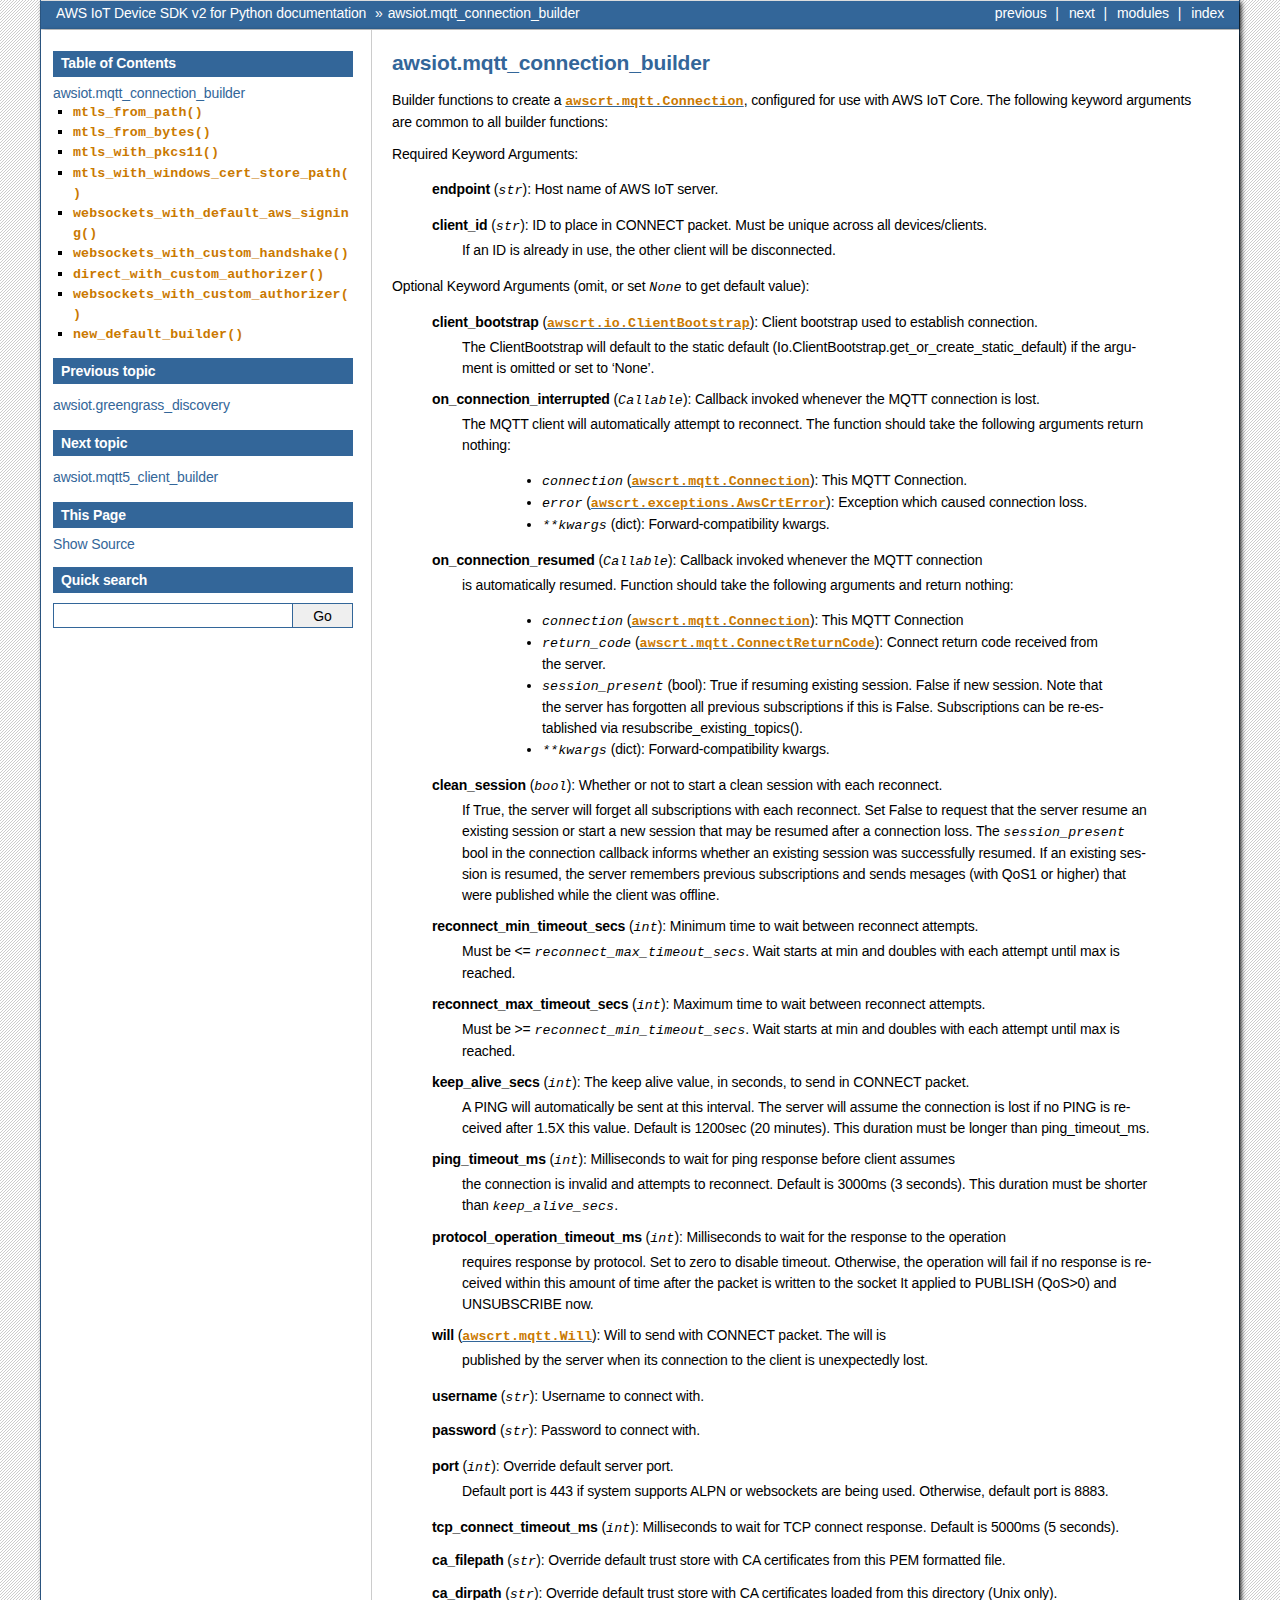
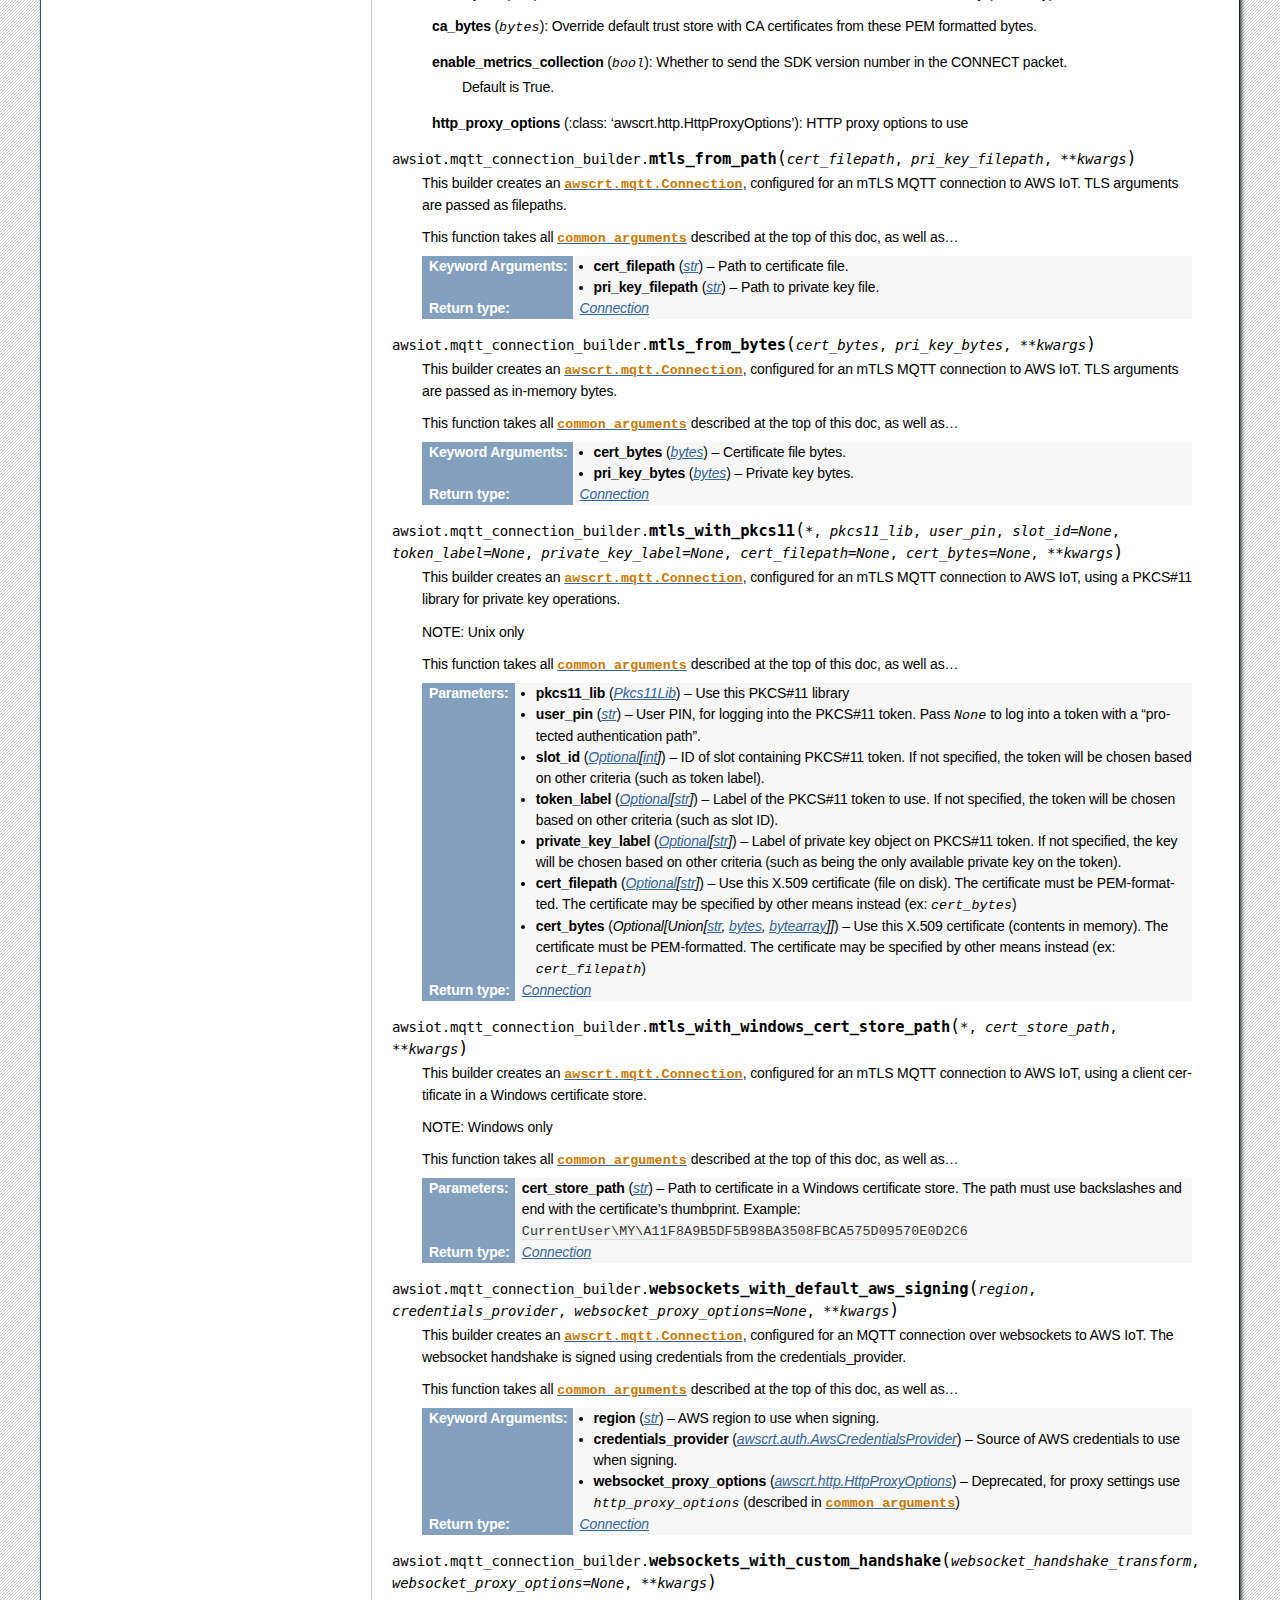
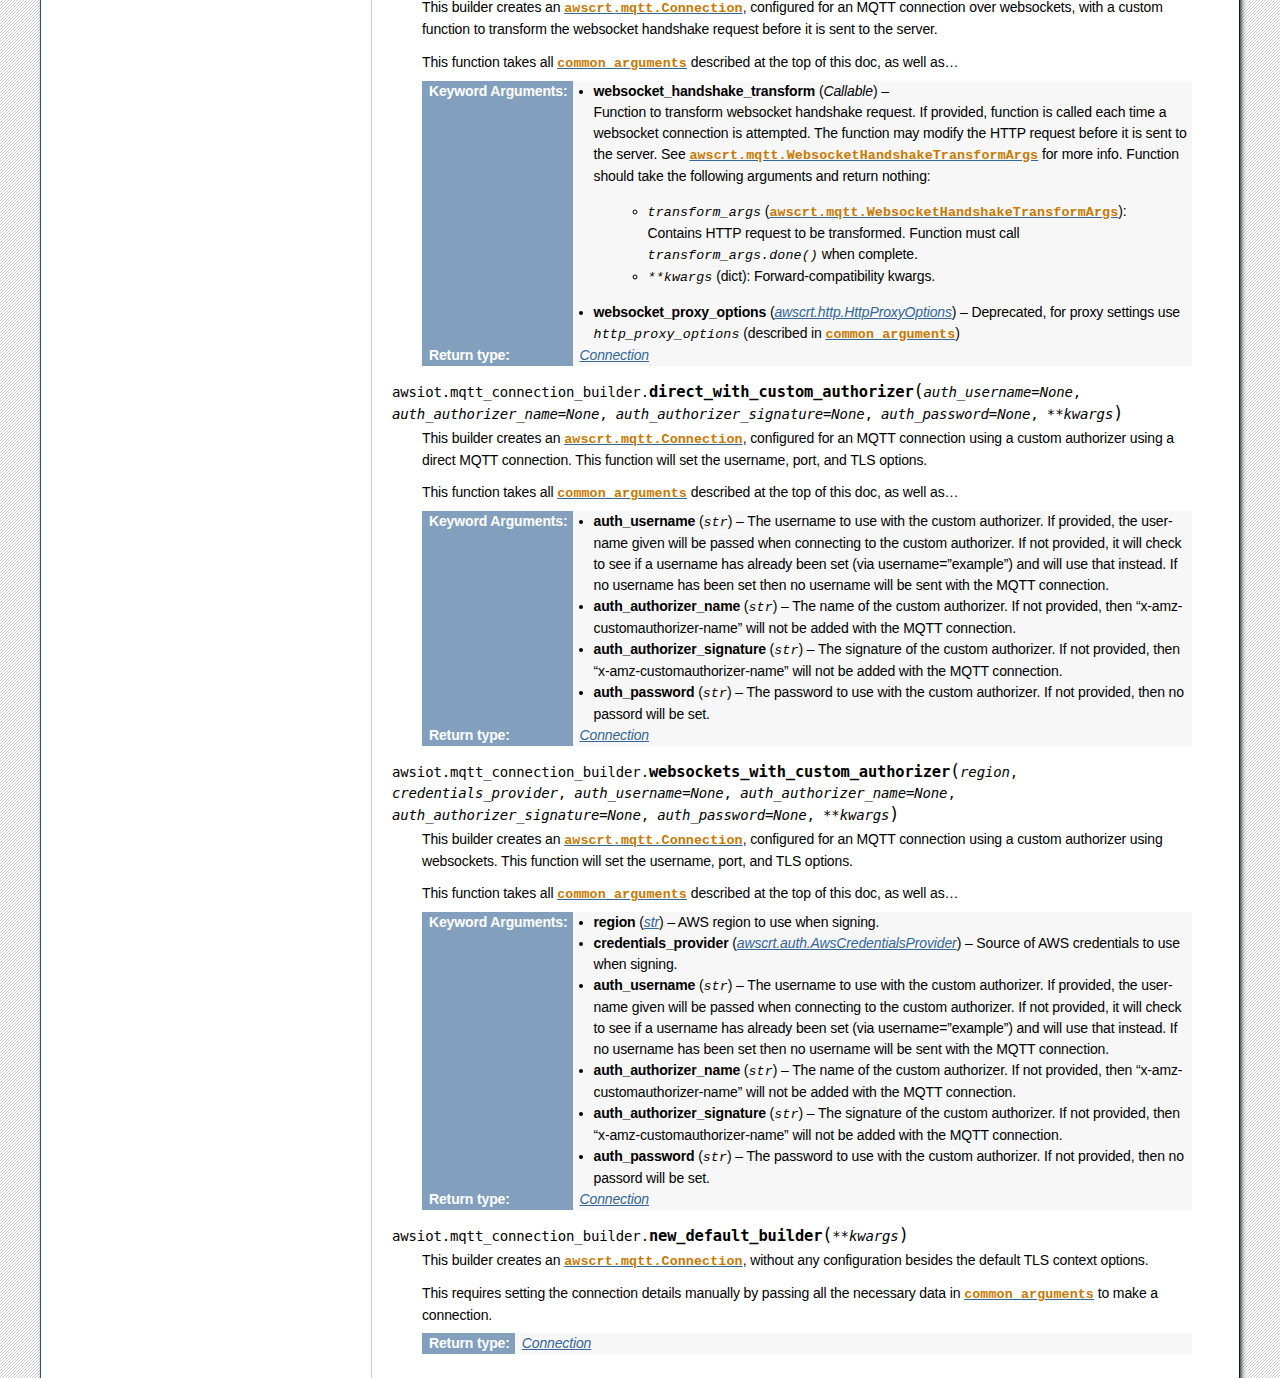
<file: docs/awsiot/mqtt_connection_builder.html>
<!doctype html>

<html lang="en">
  <head>
    <meta charset="utf-8" />
    <meta name="viewport" content="width=device-width, initial-scale=1.0" /><meta name="generator" content="Docutils 0.19: https://docutils.sourceforge.io/" />

    <title>awsiot.mqtt_connection_builder &#8212; AWS IoT Device SDK v2 for Python  documentation</title>
    <link rel="stylesheet" type="text/css" href="../_static/pygments.css" />
    <link rel="stylesheet" type="text/css" href="../_static/css/custom.css" />
    
    <script data-url_root="../" id="documentation_options" src="../_static/documentation_options.js"></script>
    <script src="../_static/jquery.js"></script>
    <script src="../_static/underscore.js"></script>
    <script src="../_static/_sphinx_javascript_frameworks_compat.js"></script>
    <script src="../_static/doctools.js"></script>
    <script src="../_static/sphinx_highlight.js"></script>
    <script src="../_static/bizstyle.js"></script>
    <link rel="index" title="Index" href="../genindex.html" />
    <link rel="search" title="Search" href="../search.html" />
    <link rel="next" title="awsiot.mqtt5_client_builder" href="mqtt5_client_builder.html" />
    <link rel="prev" title="awsiot.greengrass_discovery" href="greengrass_discovery.html" />
    <meta name="viewport" content="width=device-width,initial-scale=1.0" />
    <!--[if lt IE 9]>
    <script src="_static/css3-mediaqueries.js"></script>
    <![endif]-->
  </head><body>
    <div class="related" role="navigation" aria-label="related navigation">
      <h3>Navigation</h3>
      <ul>
        <li class="right" style="margin-right: 10px">
          <a href="../genindex.html" title="General Index"
             accesskey="I">index</a></li>
        <li class="right" >
          <a href="../py-modindex.html" title="Python Module Index"
             >modules</a> |</li>
        <li class="right" >
          <a href="mqtt5_client_builder.html" title="awsiot.mqtt5_client_builder"
             accesskey="N">next</a> |</li>
        <li class="right" >
          <a href="greengrass_discovery.html" title="awsiot.greengrass_discovery"
             accesskey="P">previous</a> |</li>
        <li class="nav-item nav-item-0"><a href="../index.html">AWS IoT Device SDK v2 for Python  documentation</a> &#187;</li>
        <li class="nav-item nav-item-this"><a href="">awsiot.mqtt_connection_builder</a></li> 
      </ul>
    </div>  

    <div class="document">
      <div class="documentwrapper">
        <div class="bodywrapper">
          <div class="body" role="main">
            
  <section id="module-awsiot.mqtt_connection_builder">
<span id="awsiot-mqtt-connection-builder"></span><h1>awsiot.mqtt_connection_builder<a class="headerlink" href="#module-awsiot.mqtt_connection_builder" title="Permalink to this heading">¶</a></h1>
<p>Builder functions to create a <a class="reference external" href="https://awslabs.github.io/aws-crt-python/api/mqtt.html#awscrt.mqtt.Connection" title="(in awscrt)"><code class="xref py py-class docutils literal notranslate"><span class="pre">awscrt.mqtt.Connection</span></code></a>, configured for use with AWS IoT Core.
The following keyword arguments are common to all builder functions:</p>
<p>Required Keyword Arguments:</p>
<blockquote>
<div><p><strong>endpoint</strong> (<cite>str</cite>): Host name of AWS IoT server.</p>
<dl class="simple">
<dt><strong>client_id</strong> (<cite>str</cite>): ID to place in CONNECT packet. Must be unique across all devices/clients.</dt><dd><p>If an ID is already in use, the other client will be disconnected.</p>
</dd>
</dl>
</div></blockquote>
<p>Optional Keyword Arguments (omit, or set <cite>None</cite> to get default value):</p>
<blockquote>
<div><dl>
<dt><strong>client_bootstrap</strong> (<a class="reference external" href="https://awslabs.github.io/aws-crt-python/api/io.html#awscrt.io.ClientBootstrap" title="(in awscrt)"><code class="xref py py-class docutils literal notranslate"><span class="pre">awscrt.io.ClientBootstrap</span></code></a>): Client bootstrap used to establish connection.</dt><dd><p>The ClientBootstrap will default to the static default (Io.ClientBootstrap.get_or_create_static_default)
if the argument is omitted or set to ‘None’.</p>
</dd>
<dt><strong>on_connection_interrupted</strong> (<cite>Callable</cite>): Callback invoked whenever the MQTT connection is lost.</dt><dd><p>The MQTT client will automatically attempt to reconnect.
The function should take the following arguments return nothing:</p>
<blockquote>
<div><ul class="simple">
<li><p><cite>connection</cite> (<a class="reference external" href="https://awslabs.github.io/aws-crt-python/api/mqtt.html#awscrt.mqtt.Connection" title="(in awscrt)"><code class="xref py py-class docutils literal notranslate"><span class="pre">awscrt.mqtt.Connection</span></code></a>): This MQTT Connection.</p></li>
<li><p><cite>error</cite> (<a class="reference external" href="https://awslabs.github.io/aws-crt-python/api/exceptions.html#awscrt.exceptions.AwsCrtError" title="(in awscrt)"><code class="xref py py-class docutils literal notranslate"><span class="pre">awscrt.exceptions.AwsCrtError</span></code></a>): Exception which caused connection loss.</p></li>
<li><p><cite>**kwargs</cite> (dict): Forward-compatibility kwargs.</p></li>
</ul>
</div></blockquote>
</dd>
<dt><strong>on_connection_resumed</strong> (<cite>Callable</cite>): Callback invoked whenever the MQTT connection</dt><dd><p>is automatically resumed. Function should take the following arguments and return nothing:</p>
<blockquote>
<div><ul class="simple">
<li><p><cite>connection</cite> (<a class="reference external" href="https://awslabs.github.io/aws-crt-python/api/mqtt.html#awscrt.mqtt.Connection" title="(in awscrt)"><code class="xref py py-class docutils literal notranslate"><span class="pre">awscrt.mqtt.Connection</span></code></a>): This MQTT Connection</p></li>
<li><p><cite>return_code</cite> (<a class="reference external" href="https://awslabs.github.io/aws-crt-python/api/mqtt.html#awscrt.mqtt.ConnectReturnCode" title="(in awscrt)"><code class="xref py py-class docutils literal notranslate"><span class="pre">awscrt.mqtt.ConnectReturnCode</span></code></a>): Connect return
code received from the server.</p></li>
<li><p><cite>session_present</cite> (bool): True if resuming existing session. False if new session.
Note that the server has forgotten all previous subscriptions if this is False.
Subscriptions can be re-established via resubscribe_existing_topics().</p></li>
<li><p><cite>**kwargs</cite> (dict): Forward-compatibility kwargs.</p></li>
</ul>
</div></blockquote>
</dd>
<dt><strong>clean_session</strong> (<cite>bool</cite>): Whether or not to start a clean session with each reconnect.</dt><dd><p>If True, the server will forget all subscriptions with each reconnect.
Set False to request that the server resume an existing session
or start a new session that may be resumed after a connection loss.
The <cite>session_present</cite> bool in the connection callback informs
whether an existing session was successfully resumed.
If an existing session is resumed, the server remembers previous subscriptions
and sends mesages (with QoS1 or higher) that were published while the client was offline.</p>
</dd>
<dt><strong>reconnect_min_timeout_secs</strong> (<cite>int</cite>): Minimum time to wait between reconnect attempts.</dt><dd><p>Must be &lt;= <cite>reconnect_max_timeout_secs</cite>.
Wait starts at min and doubles with each attempt until max is reached.</p>
</dd>
<dt><strong>reconnect_max_timeout_secs</strong> (<cite>int</cite>): Maximum time to wait between reconnect attempts.</dt><dd><p>Must be &gt;= <cite>reconnect_min_timeout_secs</cite>.
Wait starts at min and doubles with each attempt until max is reached.</p>
</dd>
<dt><strong>keep_alive_secs</strong> (<cite>int</cite>): The keep alive value, in seconds, to send in CONNECT packet.</dt><dd><p>A PING will automatically be sent at this interval.
The server will assume the connection is lost if no PING is received after 1.5X this value.
Default is 1200sec (20 minutes). This duration must be longer than ping_timeout_ms.</p>
</dd>
<dt><strong>ping_timeout_ms</strong> (<cite>int</cite>): Milliseconds to wait for ping response before client assumes</dt><dd><p>the connection is invalid and attempts to reconnect.
Default is 3000ms (3 seconds). This duration must be shorter than <cite>keep_alive_secs</cite>.</p>
</dd>
<dt><strong>protocol_operation_timeout_ms</strong> (<cite>int</cite>): Milliseconds to wait for the response to the operation</dt><dd><p>requires response by protocol. Set to zero to disable timeout. Otherwise,
the operation will fail if no response is received within this amount of time after
the packet is written to the socket
It applied to PUBLISH (QoS&gt;0) and UNSUBSCRIBE now.</p>
</dd>
<dt><strong>will</strong> (<a class="reference external" href="https://awslabs.github.io/aws-crt-python/api/mqtt.html#awscrt.mqtt.Will" title="(in awscrt)"><code class="xref py py-class docutils literal notranslate"><span class="pre">awscrt.mqtt.Will</span></code></a>): Will to send with CONNECT packet. The will is</dt><dd><p>published by the server when its connection to the client is unexpectedly lost.</p>
</dd>
</dl>
<p><strong>username</strong> (<cite>str</cite>): Username to connect with.</p>
<p><strong>password</strong> (<cite>str</cite>): Password to connect with.</p>
<dl class="simple">
<dt><strong>port</strong> (<cite>int</cite>): Override default server port.</dt><dd><p>Default port is 443 if system supports ALPN or websockets are being used.
Otherwise, default port is 8883.</p>
</dd>
</dl>
<p><strong>tcp_connect_timeout_ms</strong> (<cite>int</cite>): Milliseconds to wait for TCP connect response. Default is 5000ms (5 seconds).</p>
<p><strong>ca_filepath</strong> (<cite>str</cite>): Override default trust store with CA certificates from this PEM formatted file.</p>
<p><strong>ca_dirpath</strong> (<cite>str</cite>): Override default trust store with CA certificates loaded from this directory (Unix only).</p>
<p><strong>ca_bytes</strong> (<cite>bytes</cite>): Override default trust store with CA certificates from these PEM formatted bytes.</p>
<dl class="simple">
<dt><strong>enable_metrics_collection</strong> (<cite>bool</cite>): Whether to send the SDK version number in the CONNECT packet.</dt><dd><p>Default is True.</p>
</dd>
</dl>
<p><strong>http_proxy_options</strong> (:class: ‘awscrt.http.HttpProxyOptions’): HTTP proxy options to use</p>
</div></blockquote>
<dl class="py function">
<dt class="sig sig-object py" id="awsiot.mqtt_connection_builder.mtls_from_path">
<span class="sig-prename descclassname"><span class="pre">awsiot.mqtt_connection_builder.</span></span><span class="sig-name descname"><span class="pre">mtls_from_path</span></span><span class="sig-paren">(</span><em class="sig-param"><span class="n"><span class="pre">cert_filepath</span></span></em>, <em class="sig-param"><span class="n"><span class="pre">pri_key_filepath</span></span></em>, <em class="sig-param"><span class="o"><span class="pre">**</span></span><span class="n"><span class="pre">kwargs</span></span></em><span class="sig-paren">)</span><a class="headerlink" href="#awsiot.mqtt_connection_builder.mtls_from_path" title="Permalink to this definition">¶</a></dt>
<dd><p>This builder creates an <a class="reference external" href="https://awslabs.github.io/aws-crt-python/api/mqtt.html#awscrt.mqtt.Connection" title="(in awscrt)"><code class="xref py py-class docutils literal notranslate"><span class="pre">awscrt.mqtt.Connection</span></code></a>, configured for an mTLS MQTT connection to AWS IoT.
TLS arguments are passed as filepaths.</p>
<p>This function takes all <a class="reference internal" href="#module-awsiot.mqtt_connection_builder" title="awsiot.mqtt_connection_builder"><code class="xref py py-mod docutils literal notranslate"><span class="pre">common</span> <span class="pre">arguments</span></code></a>
described at the top of this doc, as well as…</p>
<dl class="field-list simple">
<dt class="field-odd">Keyword Arguments<span class="colon">:</span></dt>
<dd class="field-odd"><ul class="simple">
<li><p><strong>cert_filepath</strong> (<a class="reference external" href="https://docs.python.org/3/library/stdtypes.html#str" title="(in Python v3.11)"><em>str</em></a>) – Path to certificate file.</p></li>
<li><p><strong>pri_key_filepath</strong> (<a class="reference external" href="https://docs.python.org/3/library/stdtypes.html#str" title="(in Python v3.11)"><em>str</em></a>) – Path to private key file.</p></li>
</ul>
</dd>
<dt class="field-even">Return type<span class="colon">:</span></dt>
<dd class="field-even"><p><a class="reference external" href="https://awslabs.github.io/aws-crt-python/api/mqtt.html#awscrt.mqtt.Connection" title="(in awscrt)"><em>Connection</em></a></p>
</dd>
</dl>
</dd></dl>

<dl class="py function">
<dt class="sig sig-object py" id="awsiot.mqtt_connection_builder.mtls_from_bytes">
<span class="sig-prename descclassname"><span class="pre">awsiot.mqtt_connection_builder.</span></span><span class="sig-name descname"><span class="pre">mtls_from_bytes</span></span><span class="sig-paren">(</span><em class="sig-param"><span class="n"><span class="pre">cert_bytes</span></span></em>, <em class="sig-param"><span class="n"><span class="pre">pri_key_bytes</span></span></em>, <em class="sig-param"><span class="o"><span class="pre">**</span></span><span class="n"><span class="pre">kwargs</span></span></em><span class="sig-paren">)</span><a class="headerlink" href="#awsiot.mqtt_connection_builder.mtls_from_bytes" title="Permalink to this definition">¶</a></dt>
<dd><p>This builder creates an <a class="reference external" href="https://awslabs.github.io/aws-crt-python/api/mqtt.html#awscrt.mqtt.Connection" title="(in awscrt)"><code class="xref py py-class docutils literal notranslate"><span class="pre">awscrt.mqtt.Connection</span></code></a>, configured for an mTLS MQTT connection to AWS IoT.
TLS arguments are passed as in-memory bytes.</p>
<p>This function takes all <a class="reference internal" href="#module-awsiot.mqtt_connection_builder" title="awsiot.mqtt_connection_builder"><code class="xref py py-mod docutils literal notranslate"><span class="pre">common</span> <span class="pre">arguments</span></code></a>
described at the top of this doc, as well as…</p>
<dl class="field-list simple">
<dt class="field-odd">Keyword Arguments<span class="colon">:</span></dt>
<dd class="field-odd"><ul class="simple">
<li><p><strong>cert_bytes</strong> (<a class="reference external" href="https://docs.python.org/3/library/stdtypes.html#bytes" title="(in Python v3.11)"><em>bytes</em></a>) – Certificate file bytes.</p></li>
<li><p><strong>pri_key_bytes</strong> (<a class="reference external" href="https://docs.python.org/3/library/stdtypes.html#bytes" title="(in Python v3.11)"><em>bytes</em></a>) – Private key bytes.</p></li>
</ul>
</dd>
<dt class="field-even">Return type<span class="colon">:</span></dt>
<dd class="field-even"><p><a class="reference external" href="https://awslabs.github.io/aws-crt-python/api/mqtt.html#awscrt.mqtt.Connection" title="(in awscrt)"><em>Connection</em></a></p>
</dd>
</dl>
</dd></dl>

<dl class="py function">
<dt class="sig sig-object py" id="awsiot.mqtt_connection_builder.mtls_with_pkcs11">
<span class="sig-prename descclassname"><span class="pre">awsiot.mqtt_connection_builder.</span></span><span class="sig-name descname"><span class="pre">mtls_with_pkcs11</span></span><span class="sig-paren">(</span><em class="sig-param"><span class="o"><span class="pre">*</span></span></em>, <em class="sig-param"><span class="n"><span class="pre">pkcs11_lib</span></span></em>, <em class="sig-param"><span class="n"><span class="pre">user_pin</span></span></em>, <em class="sig-param"><span class="n"><span class="pre">slot_id</span></span><span class="o"><span class="pre">=</span></span><span class="default_value"><span class="pre">None</span></span></em>, <em class="sig-param"><span class="n"><span class="pre">token_label</span></span><span class="o"><span class="pre">=</span></span><span class="default_value"><span class="pre">None</span></span></em>, <em class="sig-param"><span class="n"><span class="pre">private_key_label</span></span><span class="o"><span class="pre">=</span></span><span class="default_value"><span class="pre">None</span></span></em>, <em class="sig-param"><span class="n"><span class="pre">cert_filepath</span></span><span class="o"><span class="pre">=</span></span><span class="default_value"><span class="pre">None</span></span></em>, <em class="sig-param"><span class="n"><span class="pre">cert_bytes</span></span><span class="o"><span class="pre">=</span></span><span class="default_value"><span class="pre">None</span></span></em>, <em class="sig-param"><span class="o"><span class="pre">**</span></span><span class="n"><span class="pre">kwargs</span></span></em><span class="sig-paren">)</span><a class="headerlink" href="#awsiot.mqtt_connection_builder.mtls_with_pkcs11" title="Permalink to this definition">¶</a></dt>
<dd><p>This builder creates an <a class="reference external" href="https://awslabs.github.io/aws-crt-python/api/mqtt.html#awscrt.mqtt.Connection" title="(in awscrt)"><code class="xref py py-class docutils literal notranslate"><span class="pre">awscrt.mqtt.Connection</span></code></a>, configured for an mTLS MQTT connection to AWS IoT,
using a PKCS#11 library for private key operations.</p>
<p>NOTE: Unix only</p>
<p>This function takes all <a class="reference internal" href="#module-awsiot.mqtt_connection_builder" title="awsiot.mqtt_connection_builder"><code class="xref py py-mod docutils literal notranslate"><span class="pre">common</span> <span class="pre">arguments</span></code></a>
described at the top of this doc, as well as…</p>
<dl class="field-list simple">
<dt class="field-odd">Parameters<span class="colon">:</span></dt>
<dd class="field-odd"><ul class="simple">
<li><p><strong>pkcs11_lib</strong> (<a class="reference external" href="https://awslabs.github.io/aws-crt-python/api/io.html#awscrt.io.Pkcs11Lib" title="(in awscrt)"><em>Pkcs11Lib</em></a>) – Use this PKCS#11 library</p></li>
<li><p><strong>user_pin</strong> (<a class="reference external" href="https://docs.python.org/3/library/stdtypes.html#str" title="(in Python v3.11)"><em>str</em></a>) – User PIN, for logging into the PKCS#11 token.
Pass <cite>None</cite> to log into a token with a “protected authentication path”.</p></li>
<li><p><strong>slot_id</strong> (<a class="reference external" href="https://docs.python.org/3/library/typing.html#typing.Optional" title="(in Python v3.11)"><em>Optional</em></a><em>[</em><a class="reference external" href="https://docs.python.org/3/library/functions.html#int" title="(in Python v3.11)"><em>int</em></a><em>]</em>) – ID of slot containing PKCS#11 token.
If not specified, the token will be chosen based on other criteria (such as token label).</p></li>
<li><p><strong>token_label</strong> (<a class="reference external" href="https://docs.python.org/3/library/typing.html#typing.Optional" title="(in Python v3.11)"><em>Optional</em></a><em>[</em><a class="reference external" href="https://docs.python.org/3/library/stdtypes.html#str" title="(in Python v3.11)"><em>str</em></a><em>]</em>) – Label of the PKCS#11 token to use.
If not specified, the token will be chosen based on other criteria (such as slot ID).</p></li>
<li><p><strong>private_key_label</strong> (<a class="reference external" href="https://docs.python.org/3/library/typing.html#typing.Optional" title="(in Python v3.11)"><em>Optional</em></a><em>[</em><a class="reference external" href="https://docs.python.org/3/library/stdtypes.html#str" title="(in Python v3.11)"><em>str</em></a><em>]</em>) – Label of private key object on PKCS#11 token.
If not specified, the key will be chosen based on other criteria
(such as being the only available private key on the token).</p></li>
<li><p><strong>cert_filepath</strong> (<a class="reference external" href="https://docs.python.org/3/library/typing.html#typing.Optional" title="(in Python v3.11)"><em>Optional</em></a><em>[</em><a class="reference external" href="https://docs.python.org/3/library/stdtypes.html#str" title="(in Python v3.11)"><em>str</em></a><em>]</em>) – Use this X.509 certificate (file on disk).
The certificate must be PEM-formatted. The certificate may be
specified by other means instead (ex: <cite>cert_bytes</cite>)</p></li>
<li><p><strong>cert_bytes</strong> (<em>Optional</em><em>[</em><em>Union</em><em>[</em><a class="reference external" href="https://docs.python.org/3/library/stdtypes.html#str" title="(in Python v3.11)"><em>str</em></a><em>, </em><a class="reference external" href="https://docs.python.org/3/library/stdtypes.html#bytes" title="(in Python v3.11)"><em>bytes</em></a><em>, </em><a class="reference external" href="https://docs.python.org/3/library/stdtypes.html#bytearray" title="(in Python v3.11)"><em>bytearray</em></a><em>]</em><em>]</em>) – Use this X.509 certificate (contents in memory).
The certificate must be PEM-formatted. The certificate may be
specified by other means instead (ex: <cite>cert_filepath</cite>)</p></li>
</ul>
</dd>
<dt class="field-even">Return type<span class="colon">:</span></dt>
<dd class="field-even"><p><a class="reference external" href="https://awslabs.github.io/aws-crt-python/api/mqtt.html#awscrt.mqtt.Connection" title="(in awscrt)"><em>Connection</em></a></p>
</dd>
</dl>
</dd></dl>

<dl class="py function">
<dt class="sig sig-object py" id="awsiot.mqtt_connection_builder.mtls_with_windows_cert_store_path">
<span class="sig-prename descclassname"><span class="pre">awsiot.mqtt_connection_builder.</span></span><span class="sig-name descname"><span class="pre">mtls_with_windows_cert_store_path</span></span><span class="sig-paren">(</span><em class="sig-param"><span class="o"><span class="pre">*</span></span></em>, <em class="sig-param"><span class="n"><span class="pre">cert_store_path</span></span></em>, <em class="sig-param"><span class="o"><span class="pre">**</span></span><span class="n"><span class="pre">kwargs</span></span></em><span class="sig-paren">)</span><a class="headerlink" href="#awsiot.mqtt_connection_builder.mtls_with_windows_cert_store_path" title="Permalink to this definition">¶</a></dt>
<dd><p>This builder creates an <a class="reference external" href="https://awslabs.github.io/aws-crt-python/api/mqtt.html#awscrt.mqtt.Connection" title="(in awscrt)"><code class="xref py py-class docutils literal notranslate"><span class="pre">awscrt.mqtt.Connection</span></code></a>, configured for an mTLS MQTT connection to AWS IoT,
using a client certificate in a Windows certificate store.</p>
<p>NOTE: Windows only</p>
<p>This function takes all <a class="reference internal" href="#module-awsiot.mqtt_connection_builder" title="awsiot.mqtt_connection_builder"><code class="xref py py-mod docutils literal notranslate"><span class="pre">common</span> <span class="pre">arguments</span></code></a>
described at the top of this doc, as well as…</p>
<dl class="field-list simple">
<dt class="field-odd">Parameters<span class="colon">:</span></dt>
<dd class="field-odd"><p><strong>cert_store_path</strong> (<a class="reference external" href="https://docs.python.org/3/library/stdtypes.html#str" title="(in Python v3.11)"><em>str</em></a>) – Path to certificate in a Windows certificate store.
The path must use backslashes and end with the certificate’s thumbprint.
Example: <code class="docutils literal notranslate"><span class="pre">CurrentUser\MY\A11F8A9B5DF5B98BA3508FBCA575D09570E0D2C6</span></code></p>
</dd>
<dt class="field-even">Return type<span class="colon">:</span></dt>
<dd class="field-even"><p><a class="reference external" href="https://awslabs.github.io/aws-crt-python/api/mqtt.html#awscrt.mqtt.Connection" title="(in awscrt)"><em>Connection</em></a></p>
</dd>
</dl>
</dd></dl>

<dl class="py function">
<dt class="sig sig-object py" id="awsiot.mqtt_connection_builder.websockets_with_default_aws_signing">
<span class="sig-prename descclassname"><span class="pre">awsiot.mqtt_connection_builder.</span></span><span class="sig-name descname"><span class="pre">websockets_with_default_aws_signing</span></span><span class="sig-paren">(</span><em class="sig-param"><span class="n"><span class="pre">region</span></span></em>, <em class="sig-param"><span class="n"><span class="pre">credentials_provider</span></span></em>, <em class="sig-param"><span class="n"><span class="pre">websocket_proxy_options</span></span><span class="o"><span class="pre">=</span></span><span class="default_value"><span class="pre">None</span></span></em>, <em class="sig-param"><span class="o"><span class="pre">**</span></span><span class="n"><span class="pre">kwargs</span></span></em><span class="sig-paren">)</span><a class="headerlink" href="#awsiot.mqtt_connection_builder.websockets_with_default_aws_signing" title="Permalink to this definition">¶</a></dt>
<dd><p>This builder creates an <a class="reference external" href="https://awslabs.github.io/aws-crt-python/api/mqtt.html#awscrt.mqtt.Connection" title="(in awscrt)"><code class="xref py py-class docutils literal notranslate"><span class="pre">awscrt.mqtt.Connection</span></code></a>, configured for an MQTT connection over websockets to AWS IoT.
The websocket handshake is signed using credentials from the credentials_provider.</p>
<p>This function takes all <a class="reference internal" href="#module-awsiot.mqtt_connection_builder" title="awsiot.mqtt_connection_builder"><code class="xref py py-mod docutils literal notranslate"><span class="pre">common</span> <span class="pre">arguments</span></code></a>
described at the top of this doc, as well as…</p>
<dl class="field-list simple">
<dt class="field-odd">Keyword Arguments<span class="colon">:</span></dt>
<dd class="field-odd"><ul class="simple">
<li><p><strong>region</strong> (<a class="reference external" href="https://docs.python.org/3/library/stdtypes.html#str" title="(in Python v3.11)"><em>str</em></a>) – AWS region to use when signing.</p></li>
<li><p><strong>credentials_provider</strong> (<a class="reference external" href="https://awslabs.github.io/aws-crt-python/api/auth.html#awscrt.auth.AwsCredentialsProvider" title="(in awscrt)"><em>awscrt.auth.AwsCredentialsProvider</em></a>) – Source of AWS credentials to use when signing.</p></li>
<li><p><strong>websocket_proxy_options</strong> (<a class="reference external" href="https://awslabs.github.io/aws-crt-python/api/http.html#awscrt.http.HttpProxyOptions" title="(in awscrt)"><em>awscrt.http.HttpProxyOptions</em></a>) – Deprecated,
for proxy settings use <cite>http_proxy_options</cite> (described in
<a class="reference internal" href="#module-awsiot.mqtt_connection_builder" title="awsiot.mqtt_connection_builder"><code class="xref py py-mod docutils literal notranslate"><span class="pre">common</span> <span class="pre">arguments</span></code></a>)</p></li>
</ul>
</dd>
<dt class="field-even">Return type<span class="colon">:</span></dt>
<dd class="field-even"><p><a class="reference external" href="https://awslabs.github.io/aws-crt-python/api/mqtt.html#awscrt.mqtt.Connection" title="(in awscrt)"><em>Connection</em></a></p>
</dd>
</dl>
</dd></dl>

<dl class="py function">
<dt class="sig sig-object py" id="awsiot.mqtt_connection_builder.websockets_with_custom_handshake">
<span class="sig-prename descclassname"><span class="pre">awsiot.mqtt_connection_builder.</span></span><span class="sig-name descname"><span class="pre">websockets_with_custom_handshake</span></span><span class="sig-paren">(</span><em class="sig-param"><span class="n"><span class="pre">websocket_handshake_transform</span></span></em>, <em class="sig-param"><span class="n"><span class="pre">websocket_proxy_options</span></span><span class="o"><span class="pre">=</span></span><span class="default_value"><span class="pre">None</span></span></em>, <em class="sig-param"><span class="o"><span class="pre">**</span></span><span class="n"><span class="pre">kwargs</span></span></em><span class="sig-paren">)</span><a class="headerlink" href="#awsiot.mqtt_connection_builder.websockets_with_custom_handshake" title="Permalink to this definition">¶</a></dt>
<dd><p>This builder creates an <a class="reference external" href="https://awslabs.github.io/aws-crt-python/api/mqtt.html#awscrt.mqtt.Connection" title="(in awscrt)"><code class="xref py py-class docutils literal notranslate"><span class="pre">awscrt.mqtt.Connection</span></code></a>, configured for an MQTT connection over websockets,
with a custom function to transform the websocket handshake request before it is sent to the server.</p>
<p>This function takes all <a class="reference internal" href="#module-awsiot.mqtt_connection_builder" title="awsiot.mqtt_connection_builder"><code class="xref py py-mod docutils literal notranslate"><span class="pre">common</span> <span class="pre">arguments</span></code></a>
described at the top of this doc, as well as…</p>
<dl class="field-list simple">
<dt class="field-odd">Keyword Arguments<span class="colon">:</span></dt>
<dd class="field-odd"><ul class="simple">
<li><p><strong>websocket_handshake_transform</strong> (<em>Callable</em>) – <p>Function to transform websocket handshake request.
If provided, function is called each time a websocket connection is attempted.
The function may modify the HTTP request before it is sent to the server.
See <a class="reference external" href="https://awslabs.github.io/aws-crt-python/api/mqtt.html#awscrt.mqtt.WebsocketHandshakeTransformArgs" title="(in awscrt)"><code class="xref py py-class docutils literal notranslate"><span class="pre">awscrt.mqtt.WebsocketHandshakeTransformArgs</span></code></a> for more info.
Function should take the following arguments and return nothing:</p>
<blockquote>
<div><ul>
<li><p><cite>transform_args</cite> (<a class="reference external" href="https://awslabs.github.io/aws-crt-python/api/mqtt.html#awscrt.mqtt.WebsocketHandshakeTransformArgs" title="(in awscrt)"><code class="xref py py-class docutils literal notranslate"><span class="pre">awscrt.mqtt.WebsocketHandshakeTransformArgs</span></code></a>):
Contains HTTP request to be transformed. Function must call
<cite>transform_args.done()</cite> when complete.</p></li>
<li><p><cite>**kwargs</cite> (dict): Forward-compatibility kwargs.</p></li>
</ul>
</div></blockquote>
</p></li>
<li><p><strong>websocket_proxy_options</strong> (<a class="reference external" href="https://awslabs.github.io/aws-crt-python/api/http.html#awscrt.http.HttpProxyOptions" title="(in awscrt)"><em>awscrt.http.HttpProxyOptions</em></a>) – Deprecated,
for proxy settings use <cite>http_proxy_options</cite> (described in
<a class="reference internal" href="#module-awsiot.mqtt_connection_builder" title="awsiot.mqtt_connection_builder"><code class="xref py py-mod docutils literal notranslate"><span class="pre">common</span> <span class="pre">arguments</span></code></a>)</p></li>
</ul>
</dd>
<dt class="field-even">Return type<span class="colon">:</span></dt>
<dd class="field-even"><p><a class="reference external" href="https://awslabs.github.io/aws-crt-python/api/mqtt.html#awscrt.mqtt.Connection" title="(in awscrt)"><em>Connection</em></a></p>
</dd>
</dl>
</dd></dl>

<dl class="py function">
<dt class="sig sig-object py" id="awsiot.mqtt_connection_builder.direct_with_custom_authorizer">
<span class="sig-prename descclassname"><span class="pre">awsiot.mqtt_connection_builder.</span></span><span class="sig-name descname"><span class="pre">direct_with_custom_authorizer</span></span><span class="sig-paren">(</span><em class="sig-param"><span class="n"><span class="pre">auth_username</span></span><span class="o"><span class="pre">=</span></span><span class="default_value"><span class="pre">None</span></span></em>, <em class="sig-param"><span class="n"><span class="pre">auth_authorizer_name</span></span><span class="o"><span class="pre">=</span></span><span class="default_value"><span class="pre">None</span></span></em>, <em class="sig-param"><span class="n"><span class="pre">auth_authorizer_signature</span></span><span class="o"><span class="pre">=</span></span><span class="default_value"><span class="pre">None</span></span></em>, <em class="sig-param"><span class="n"><span class="pre">auth_password</span></span><span class="o"><span class="pre">=</span></span><span class="default_value"><span class="pre">None</span></span></em>, <em class="sig-param"><span class="o"><span class="pre">**</span></span><span class="n"><span class="pre">kwargs</span></span></em><span class="sig-paren">)</span><a class="headerlink" href="#awsiot.mqtt_connection_builder.direct_with_custom_authorizer" title="Permalink to this definition">¶</a></dt>
<dd><p>This builder creates an <a class="reference external" href="https://awslabs.github.io/aws-crt-python/api/mqtt.html#awscrt.mqtt.Connection" title="(in awscrt)"><code class="xref py py-class docutils literal notranslate"><span class="pre">awscrt.mqtt.Connection</span></code></a>, configured for an MQTT connection using a custom
authorizer using a direct MQTT connection. This function will set the username, port, and TLS options.</p>
<p>This function takes all <a class="reference internal" href="#module-awsiot.mqtt_connection_builder" title="awsiot.mqtt_connection_builder"><code class="xref py py-mod docutils literal notranslate"><span class="pre">common</span> <span class="pre">arguments</span></code></a>
described at the top of this doc, as well as…</p>
<dl class="field-list simple">
<dt class="field-odd">Keyword Arguments<span class="colon">:</span></dt>
<dd class="field-odd"><ul class="simple">
<li><p><strong>auth_username</strong> (<cite>str</cite>) – The username to use with the custom authorizer.
If provided, the username given will be passed when connecting to the custom authorizer.
If not provided, it will check to see if a username has already been set (via username=”example”)
and will use that instead.
If no username has been set then no username will be sent with the MQTT connection.</p></li>
<li><p><strong>auth_authorizer_name</strong> (<cite>str</cite>) – The name of the custom authorizer.
If not provided, then “x-amz-customauthorizer-name” will not be added with the MQTT connection.</p></li>
<li><p><strong>auth_authorizer_signature</strong> (<cite>str</cite>) – The signature of the custom authorizer.
If not provided, then “x-amz-customauthorizer-name” will not be added with the MQTT connection.</p></li>
<li><p><strong>auth_password</strong> (<cite>str</cite>) – The password to use with the custom authorizer.
If not provided, then no passord will be set.</p></li>
</ul>
</dd>
<dt class="field-even">Return type<span class="colon">:</span></dt>
<dd class="field-even"><p><a class="reference external" href="https://awslabs.github.io/aws-crt-python/api/mqtt.html#awscrt.mqtt.Connection" title="(in awscrt)"><em>Connection</em></a></p>
</dd>
</dl>
</dd></dl>

<dl class="py function">
<dt class="sig sig-object py" id="awsiot.mqtt_connection_builder.websockets_with_custom_authorizer">
<span class="sig-prename descclassname"><span class="pre">awsiot.mqtt_connection_builder.</span></span><span class="sig-name descname"><span class="pre">websockets_with_custom_authorizer</span></span><span class="sig-paren">(</span><em class="sig-param"><span class="n"><span class="pre">region</span></span></em>, <em class="sig-param"><span class="n"><span class="pre">credentials_provider</span></span></em>, <em class="sig-param"><span class="n"><span class="pre">auth_username</span></span><span class="o"><span class="pre">=</span></span><span class="default_value"><span class="pre">None</span></span></em>, <em class="sig-param"><span class="n"><span class="pre">auth_authorizer_name</span></span><span class="o"><span class="pre">=</span></span><span class="default_value"><span class="pre">None</span></span></em>, <em class="sig-param"><span class="n"><span class="pre">auth_authorizer_signature</span></span><span class="o"><span class="pre">=</span></span><span class="default_value"><span class="pre">None</span></span></em>, <em class="sig-param"><span class="n"><span class="pre">auth_password</span></span><span class="o"><span class="pre">=</span></span><span class="default_value"><span class="pre">None</span></span></em>, <em class="sig-param"><span class="o"><span class="pre">**</span></span><span class="n"><span class="pre">kwargs</span></span></em><span class="sig-paren">)</span><a class="headerlink" href="#awsiot.mqtt_connection_builder.websockets_with_custom_authorizer" title="Permalink to this definition">¶</a></dt>
<dd><p>This builder creates an <a class="reference external" href="https://awslabs.github.io/aws-crt-python/api/mqtt.html#awscrt.mqtt.Connection" title="(in awscrt)"><code class="xref py py-class docutils literal notranslate"><span class="pre">awscrt.mqtt.Connection</span></code></a>, configured for an MQTT connection using a custom
authorizer using websockets. This function will set the username, port, and TLS options.</p>
<p>This function takes all <a class="reference internal" href="#module-awsiot.mqtt_connection_builder" title="awsiot.mqtt_connection_builder"><code class="xref py py-mod docutils literal notranslate"><span class="pre">common</span> <span class="pre">arguments</span></code></a>
described at the top of this doc, as well as…</p>
<dl class="field-list simple">
<dt class="field-odd">Keyword Arguments<span class="colon">:</span></dt>
<dd class="field-odd"><ul class="simple">
<li><p><strong>region</strong> (<a class="reference external" href="https://docs.python.org/3/library/stdtypes.html#str" title="(in Python v3.11)"><em>str</em></a>) – AWS region to use when signing.</p></li>
<li><p><strong>credentials_provider</strong> (<a class="reference external" href="https://awslabs.github.io/aws-crt-python/api/auth.html#awscrt.auth.AwsCredentialsProvider" title="(in awscrt)"><em>awscrt.auth.AwsCredentialsProvider</em></a>) – Source of AWS credentials to use when signing.</p></li>
<li><p><strong>auth_username</strong> (<cite>str</cite>) – The username to use with the custom authorizer.
If provided, the username given will be passed when connecting to the custom authorizer.
If not provided, it will check to see if a username has already been set (via username=”example”)
and will use that instead.
If no username has been set then no username will be sent with the MQTT connection.</p></li>
<li><p><strong>auth_authorizer_name</strong> (<cite>str</cite>) – The name of the custom authorizer.
If not provided, then “x-amz-customauthorizer-name” will not be added with the MQTT connection.</p></li>
<li><p><strong>auth_authorizer_signature</strong> (<cite>str</cite>) – The signature of the custom authorizer.
If not provided, then “x-amz-customauthorizer-name” will not be added with the MQTT connection.</p></li>
<li><p><strong>auth_password</strong> (<cite>str</cite>) – The password to use with the custom authorizer.
If not provided, then no passord will be set.</p></li>
</ul>
</dd>
<dt class="field-even">Return type<span class="colon">:</span></dt>
<dd class="field-even"><p><a class="reference external" href="https://awslabs.github.io/aws-crt-python/api/mqtt.html#awscrt.mqtt.Connection" title="(in awscrt)"><em>Connection</em></a></p>
</dd>
</dl>
</dd></dl>

<dl class="py function">
<dt class="sig sig-object py" id="awsiot.mqtt_connection_builder.new_default_builder">
<span class="sig-prename descclassname"><span class="pre">awsiot.mqtt_connection_builder.</span></span><span class="sig-name descname"><span class="pre">new_default_builder</span></span><span class="sig-paren">(</span><em class="sig-param"><span class="o"><span class="pre">**</span></span><span class="n"><span class="pre">kwargs</span></span></em><span class="sig-paren">)</span><a class="headerlink" href="#awsiot.mqtt_connection_builder.new_default_builder" title="Permalink to this definition">¶</a></dt>
<dd><p>This builder creates an <a class="reference external" href="https://awslabs.github.io/aws-crt-python/api/mqtt.html#awscrt.mqtt.Connection" title="(in awscrt)"><code class="xref py py-class docutils literal notranslate"><span class="pre">awscrt.mqtt.Connection</span></code></a>, without any configuration besides the default TLS context options.</p>
<p>This requires setting the connection details manually by passing all the necessary data
in <a class="reference internal" href="#module-awsiot.mqtt_connection_builder" title="awsiot.mqtt_connection_builder"><code class="xref py py-mod docutils literal notranslate"><span class="pre">common</span> <span class="pre">arguments</span></code></a> to make a connection.</p>
<dl class="field-list simple">
<dt class="field-odd">Return type<span class="colon">:</span></dt>
<dd class="field-odd"><p><a class="reference external" href="https://awslabs.github.io/aws-crt-python/api/mqtt.html#awscrt.mqtt.Connection" title="(in awscrt)"><em>Connection</em></a></p>
</dd>
</dl>
</dd></dl>

</section>


            <div class="clearer"></div>
          </div>
        </div>
      </div>
      <div class="sphinxsidebar" role="navigation" aria-label="main navigation">
        <div class="sphinxsidebarwrapper">
  <div>
    <h3><a href="../index.html">Table of Contents</a></h3>
    <ul>
<li><a class="reference internal" href="#">awsiot.mqtt_connection_builder</a><ul>
<li><a class="reference internal" href="#awsiot.mqtt_connection_builder.mtls_from_path"><code class="docutils literal notranslate"><span class="pre">mtls_from_path()</span></code></a></li>
<li><a class="reference internal" href="#awsiot.mqtt_connection_builder.mtls_from_bytes"><code class="docutils literal notranslate"><span class="pre">mtls_from_bytes()</span></code></a></li>
<li><a class="reference internal" href="#awsiot.mqtt_connection_builder.mtls_with_pkcs11"><code class="docutils literal notranslate"><span class="pre">mtls_with_pkcs11()</span></code></a></li>
<li><a class="reference internal" href="#awsiot.mqtt_connection_builder.mtls_with_windows_cert_store_path"><code class="docutils literal notranslate"><span class="pre">mtls_with_windows_cert_store_path()</span></code></a></li>
<li><a class="reference internal" href="#awsiot.mqtt_connection_builder.websockets_with_default_aws_signing"><code class="docutils literal notranslate"><span class="pre">websockets_with_default_aws_signing()</span></code></a></li>
<li><a class="reference internal" href="#awsiot.mqtt_connection_builder.websockets_with_custom_handshake"><code class="docutils literal notranslate"><span class="pre">websockets_with_custom_handshake()</span></code></a></li>
<li><a class="reference internal" href="#awsiot.mqtt_connection_builder.direct_with_custom_authorizer"><code class="docutils literal notranslate"><span class="pre">direct_with_custom_authorizer()</span></code></a></li>
<li><a class="reference internal" href="#awsiot.mqtt_connection_builder.websockets_with_custom_authorizer"><code class="docutils literal notranslate"><span class="pre">websockets_with_custom_authorizer()</span></code></a></li>
<li><a class="reference internal" href="#awsiot.mqtt_connection_builder.new_default_builder"><code class="docutils literal notranslate"><span class="pre">new_default_builder()</span></code></a></li>
</ul>
</li>
</ul>

  </div>
  <div>
    <h4>Previous topic</h4>
    <p class="topless"><a href="greengrass_discovery.html"
                          title="previous chapter">awsiot.greengrass_discovery</a></p>
  </div>
  <div>
    <h4>Next topic</h4>
    <p class="topless"><a href="mqtt5_client_builder.html"
                          title="next chapter">awsiot.mqtt5_client_builder</a></p>
  </div>
  <div role="note" aria-label="source link">
    <h3>This Page</h3>
    <ul class="this-page-menu">
      <li><a href="../_sources/awsiot/mqtt_connection_builder.rst.txt"
            rel="nofollow">Show Source</a></li>
    </ul>
   </div>
<div id="searchbox" style="display: none" role="search">
  <h3 id="searchlabel">Quick search</h3>
    <div class="searchformwrapper">
    <form class="search" action="../search.html" method="get">
      <input type="text" name="q" aria-labelledby="searchlabel" autocomplete="off" autocorrect="off" autocapitalize="off" spellcheck="false"/>
      <input type="submit" value="Go" />
    </form>
    </div>
</div>
<script>document.getElementById('searchbox').style.display = "block"</script>
        </div>
      </div>
      <div class="clearer"></div>
    </div>
    <div class="related" role="navigation" aria-label="related navigation">
      <h3>Navigation</h3>
      <ul>
        <li class="right" style="margin-right: 10px">
          <a href="../genindex.html" title="General Index"
             >index</a></li>
        <li class="right" >
          <a href="../py-modindex.html" title="Python Module Index"
             >modules</a> |</li>
        <li class="right" >
          <a href="mqtt5_client_builder.html" title="awsiot.mqtt5_client_builder"
             >next</a> |</li>
        <li class="right" >
          <a href="greengrass_discovery.html" title="awsiot.greengrass_discovery"
             >previous</a> |</li>
        <li class="nav-item nav-item-0"><a href="../index.html">AWS IoT Device SDK v2 for Python  documentation</a> &#187;</li>
        <li class="nav-item nav-item-this"><a href="">awsiot.mqtt_connection_builder</a></li> 
      </ul>
    </div>
    <div class="footer" role="contentinfo">
        &#169; Copyright 2022, Amazon Web Services, Inc.
      Created using <a href="https://www.sphinx-doc.org/">Sphinx</a> 5.3.0.
    </div>
  </body>
</html>
</file>
<file: docs/_static/pygments.css>
pre { line-height: 125%; }
td.linenos .normal { color: #666666; background-color: transparent; padding-left: 5px; padding-right: 5px; }
span.linenos { color: #666666; background-color: transparent; padding-left: 5px; padding-right: 5px; }
td.linenos .special { color: #000000; background-color: #ffffc0; padding-left: 5px; padding-right: 5px; }
span.linenos.special { color: #000000; background-color: #ffffc0; padding-left: 5px; padding-right: 5px; }
.highlight .hll { background-color: #ffffcc }
.highlight { background: #f0f0f0; }
.highlight .c { color: #60a0b0; font-style: italic } /* Comment */
.highlight .err { border: 1px solid #FF0000 } /* Error */
.highlight .k { color: #007020; font-weight: bold } /* Keyword */
.highlight .o { color: #666666 } /* Operator */
.highlight .ch { color: #60a0b0; font-style: italic } /* Comment.Hashbang */
.highlight .cm { color: #60a0b0; font-style: italic } /* Comment.Multiline */
.highlight .cp { color: #007020 } /* Comment.Preproc */
.highlight .cpf { color: #60a0b0; font-style: italic } /* Comment.PreprocFile */
.highlight .c1 { color: #60a0b0; font-style: italic } /* Comment.Single */
.highlight .cs { color: #60a0b0; background-color: #fff0f0 } /* Comment.Special */
.highlight .gd { color: #A00000 } /* Generic.Deleted */
.highlight .ge { font-style: italic } /* Generic.Emph */
.highlight .gr { color: #FF0000 } /* Generic.Error */
.highlight .gh { color: #000080; font-weight: bold } /* Generic.Heading */
.highlight .gi { color: #00A000 } /* Generic.Inserted */
.highlight .go { color: #888888 } /* Generic.Output */
.highlight .gp { color: #c65d09; font-weight: bold } /* Generic.Prompt */
.highlight .gs { font-weight: bold } /* Generic.Strong */
.highlight .gu { color: #800080; font-weight: bold } /* Generic.Subheading */
.highlight .gt { color: #0044DD } /* Generic.Traceback */
.highlight .kc { color: #007020; font-weight: bold } /* Keyword.Constant */
.highlight .kd { color: #007020; font-weight: bold } /* Keyword.Declaration */
.highlight .kn { color: #007020; font-weight: bold } /* Keyword.Namespace */
.highlight .kp { color: #007020 } /* Keyword.Pseudo */
.highlight .kr { color: #007020; font-weight: bold } /* Keyword.Reserved */
.highlight .kt { color: #902000 } /* Keyword.Type */
.highlight .m { color: #40a070 } /* Literal.Number */
.highlight .s { color: #4070a0 } /* Literal.String */
.highlight .na { color: #4070a0 } /* Name.Attribute */
.highlight .nb { color: #007020 } /* Name.Builtin */
.highlight .nc { color: #0e84b5; font-weight: bold } /* Name.Class */
.highlight .no { color: #60add5 } /* Name.Constant */
.highlight .nd { color: #555555; font-weight: bold } /* Name.Decorator */
.highlight .ni { color: #d55537; font-weight: bold } /* Name.Entity */
.highlight .ne { color: #007020 } /* Name.Exception */
.highlight .nf { color: #06287e } /* Name.Function */
.highlight .nl { color: #002070; font-weight: bold } /* Name.Label */
.highlight .nn { color: #0e84b5; font-weight: bold } /* Name.Namespace */
.highlight .nt { color: #062873; font-weight: bold } /* Name.Tag */
.highlight .nv { color: #bb60d5 } /* Name.Variable */
.highlight .ow { color: #007020; font-weight: bold } /* Operator.Word */
.highlight .w { color: #bbbbbb } /* Text.Whitespace */
.highlight .mb { color: #40a070 } /* Literal.Number.Bin */
.highlight .mf { color: #40a070 } /* Literal.Number.Float */
.highlight .mh { color: #40a070 } /* Literal.Number.Hex */
.highlight .mi { color: #40a070 } /* Literal.Number.Integer */
.highlight .mo { color: #40a070 } /* Literal.Number.Oct */
.highlight .sa { color: #4070a0 } /* Literal.String.Affix */
.highlight .sb { color: #4070a0 } /* Literal.String.Backtick */
.highlight .sc { color: #4070a0 } /* Literal.String.Char */
.highlight .dl { color: #4070a0 } /* Literal.String.Delimiter */
.highlight .sd { color: #4070a0; font-style: italic } /* Literal.String.Doc */
.highlight .s2 { color: #4070a0 } /* Literal.String.Double */
.highlight .se { color: #4070a0; font-weight: bold } /* Literal.String.Escape */
.highlight .sh { color: #4070a0 } /* Literal.String.Heredoc */
.highlight .si { color: #70a0d0; font-style: italic } /* Literal.String.Interpol */
.highlight .sx { color: #c65d09 } /* Literal.String.Other */
.highlight .sr { color: #235388 } /* Literal.String.Regex */
.highlight .s1 { color: #4070a0 } /* Literal.String.Single */
.highlight .ss { color: #517918 } /* Literal.String.Symbol */
.highlight .bp { color: #007020 } /* Name.Builtin.Pseudo */
.highlight .fm { color: #06287e } /* Name.Function.Magic */
.highlight .vc { color: #bb60d5 } /* Name.Variable.Class */
.highlight .vg { color: #bb60d5 } /* Name.Variable.Global */
.highlight .vi { color: #bb60d5 } /* Name.Variable.Instance */
.highlight .vm { color: #bb60d5 } /* Name.Variable.Magic */
.highlight .il { color: #40a070 } /* Literal.Number.Integer.Long */
</file>
<file: docs/_static/css/custom.css>
@import "../bizstyle.css";

span.pre {
    white-space: pre-wrap !important;
}
</file>
